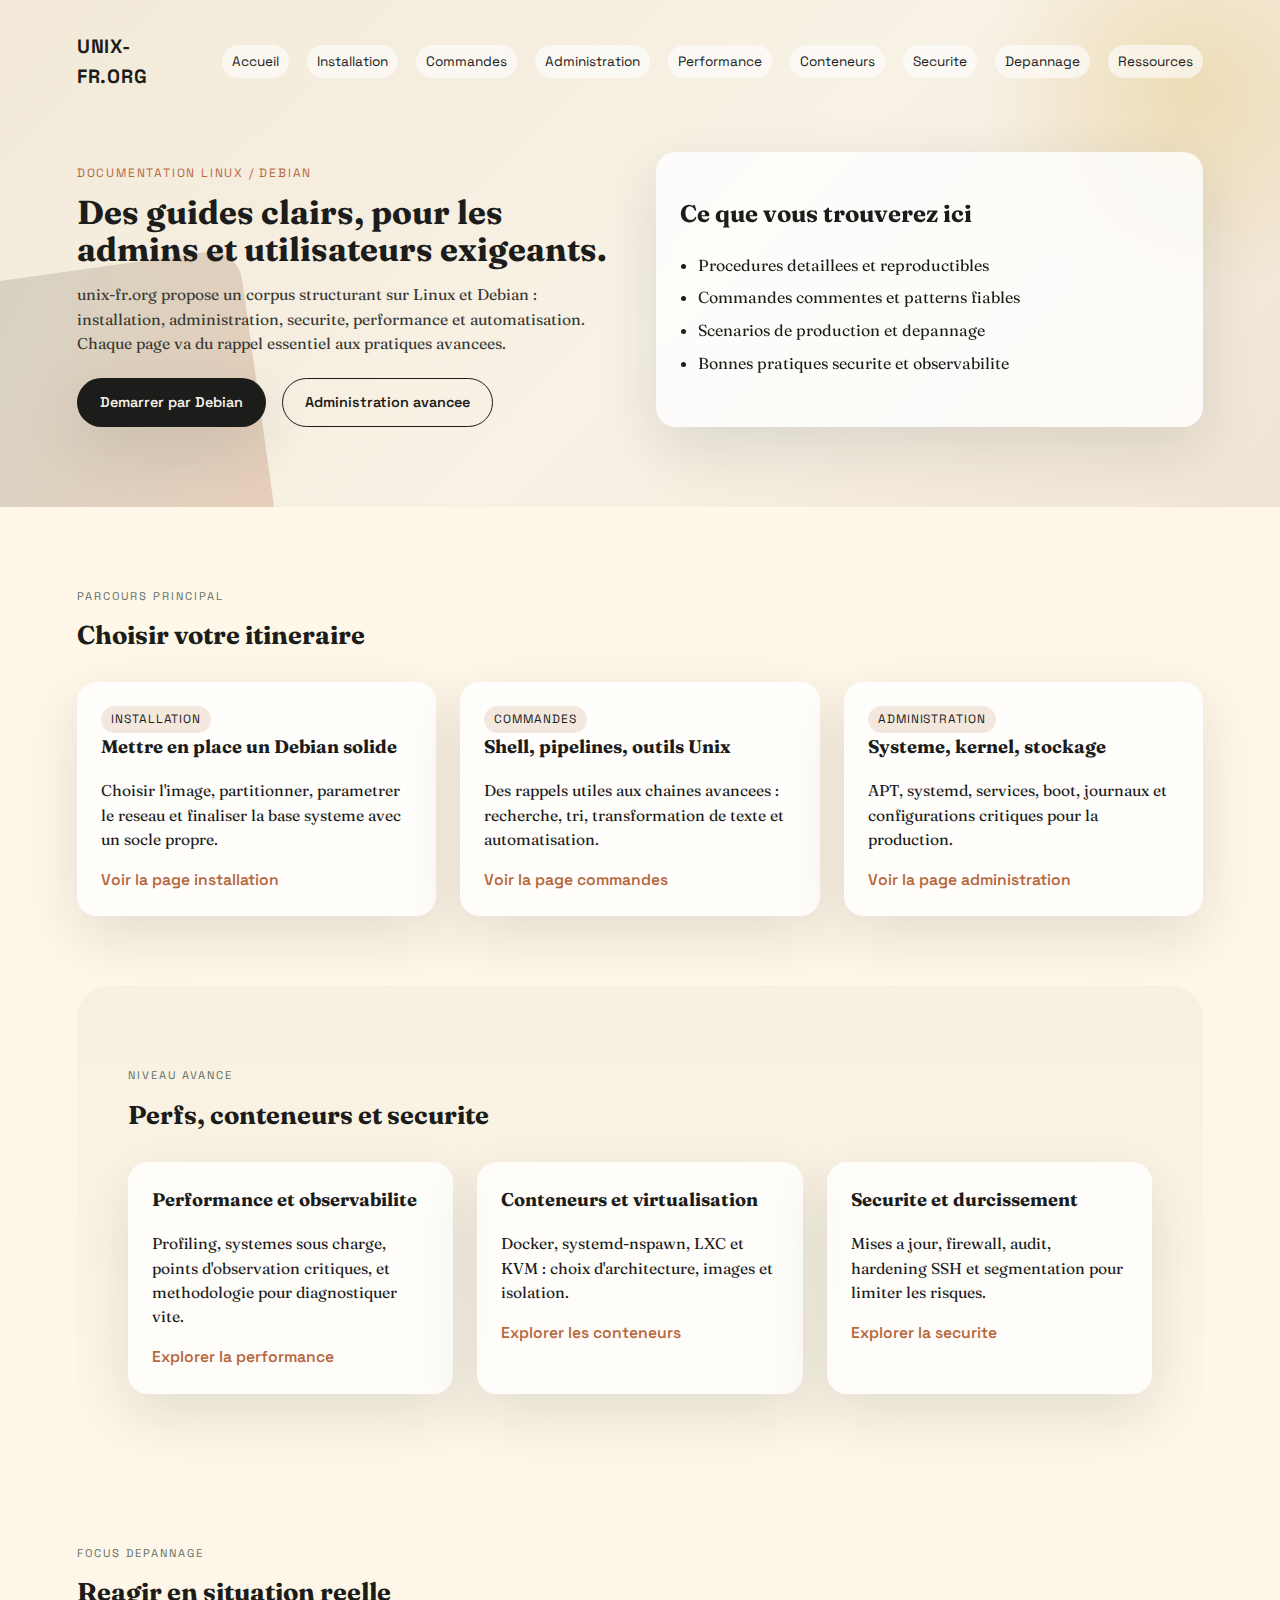
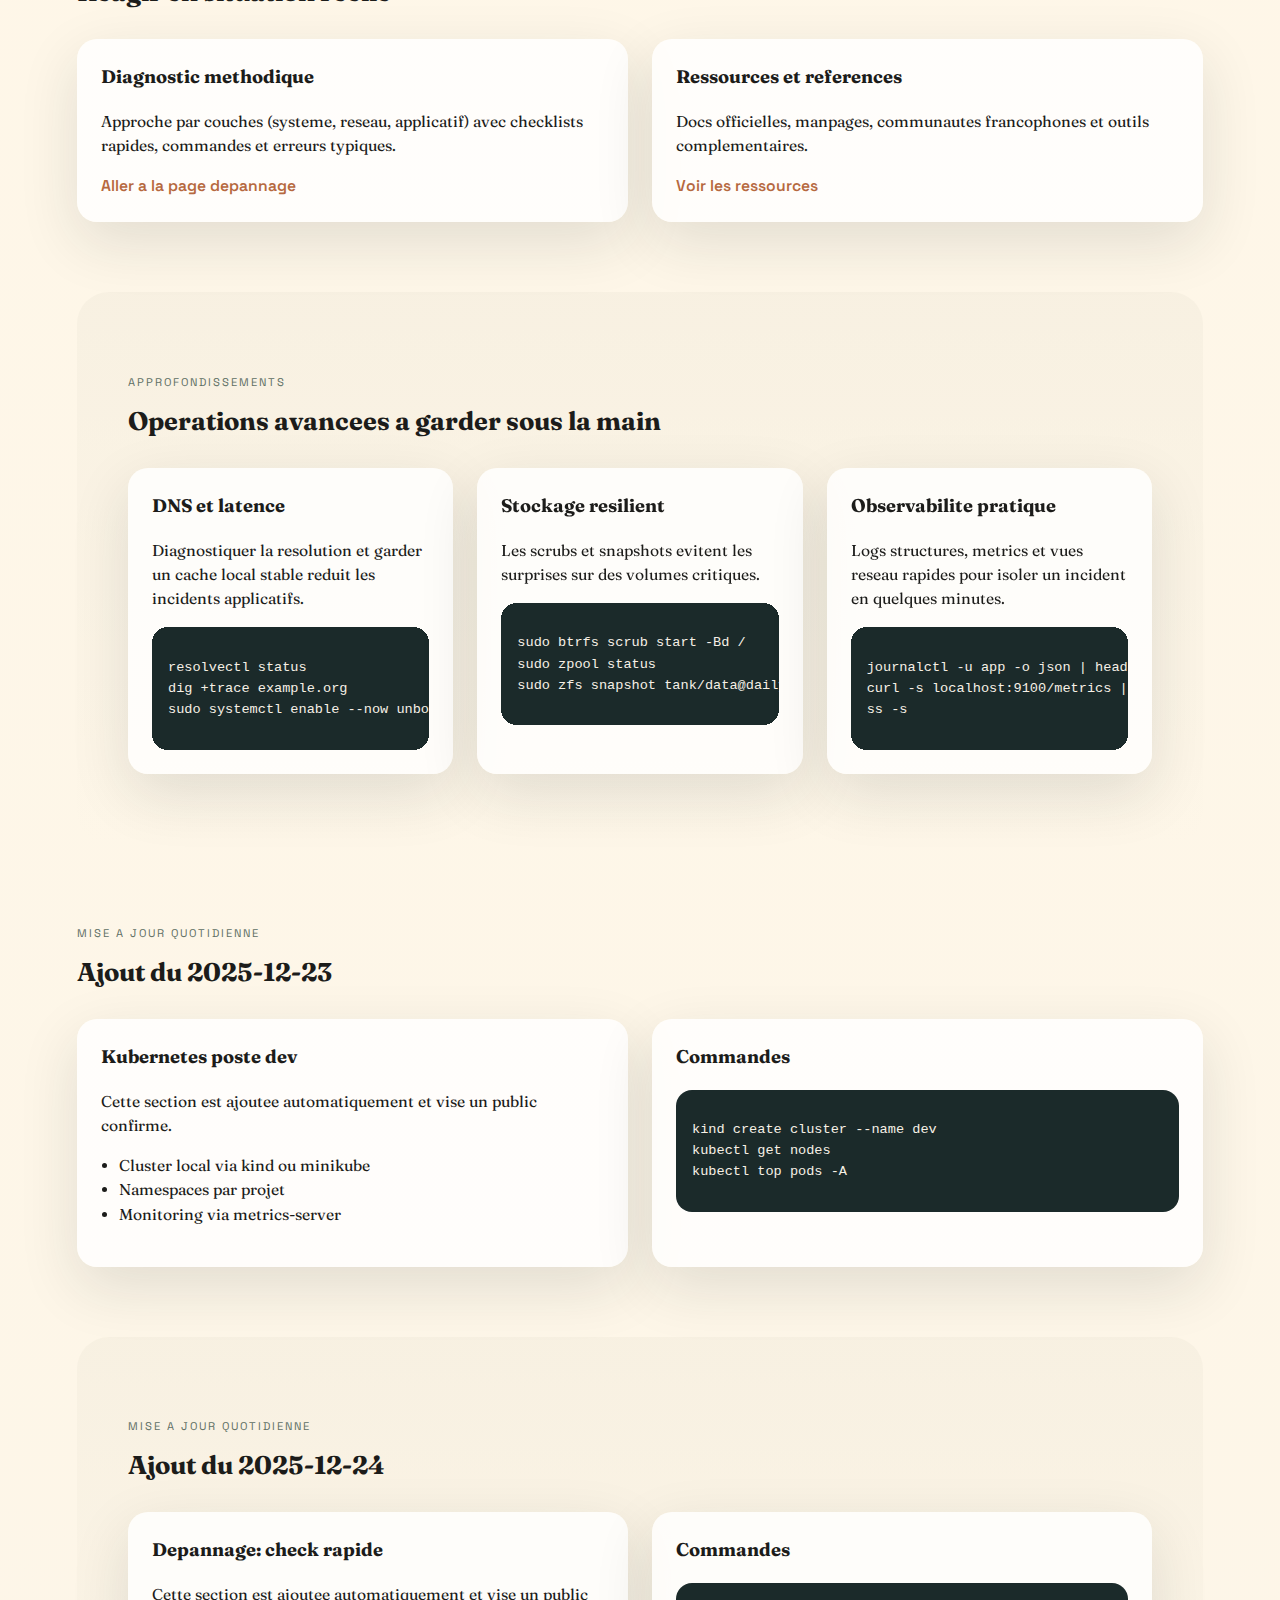
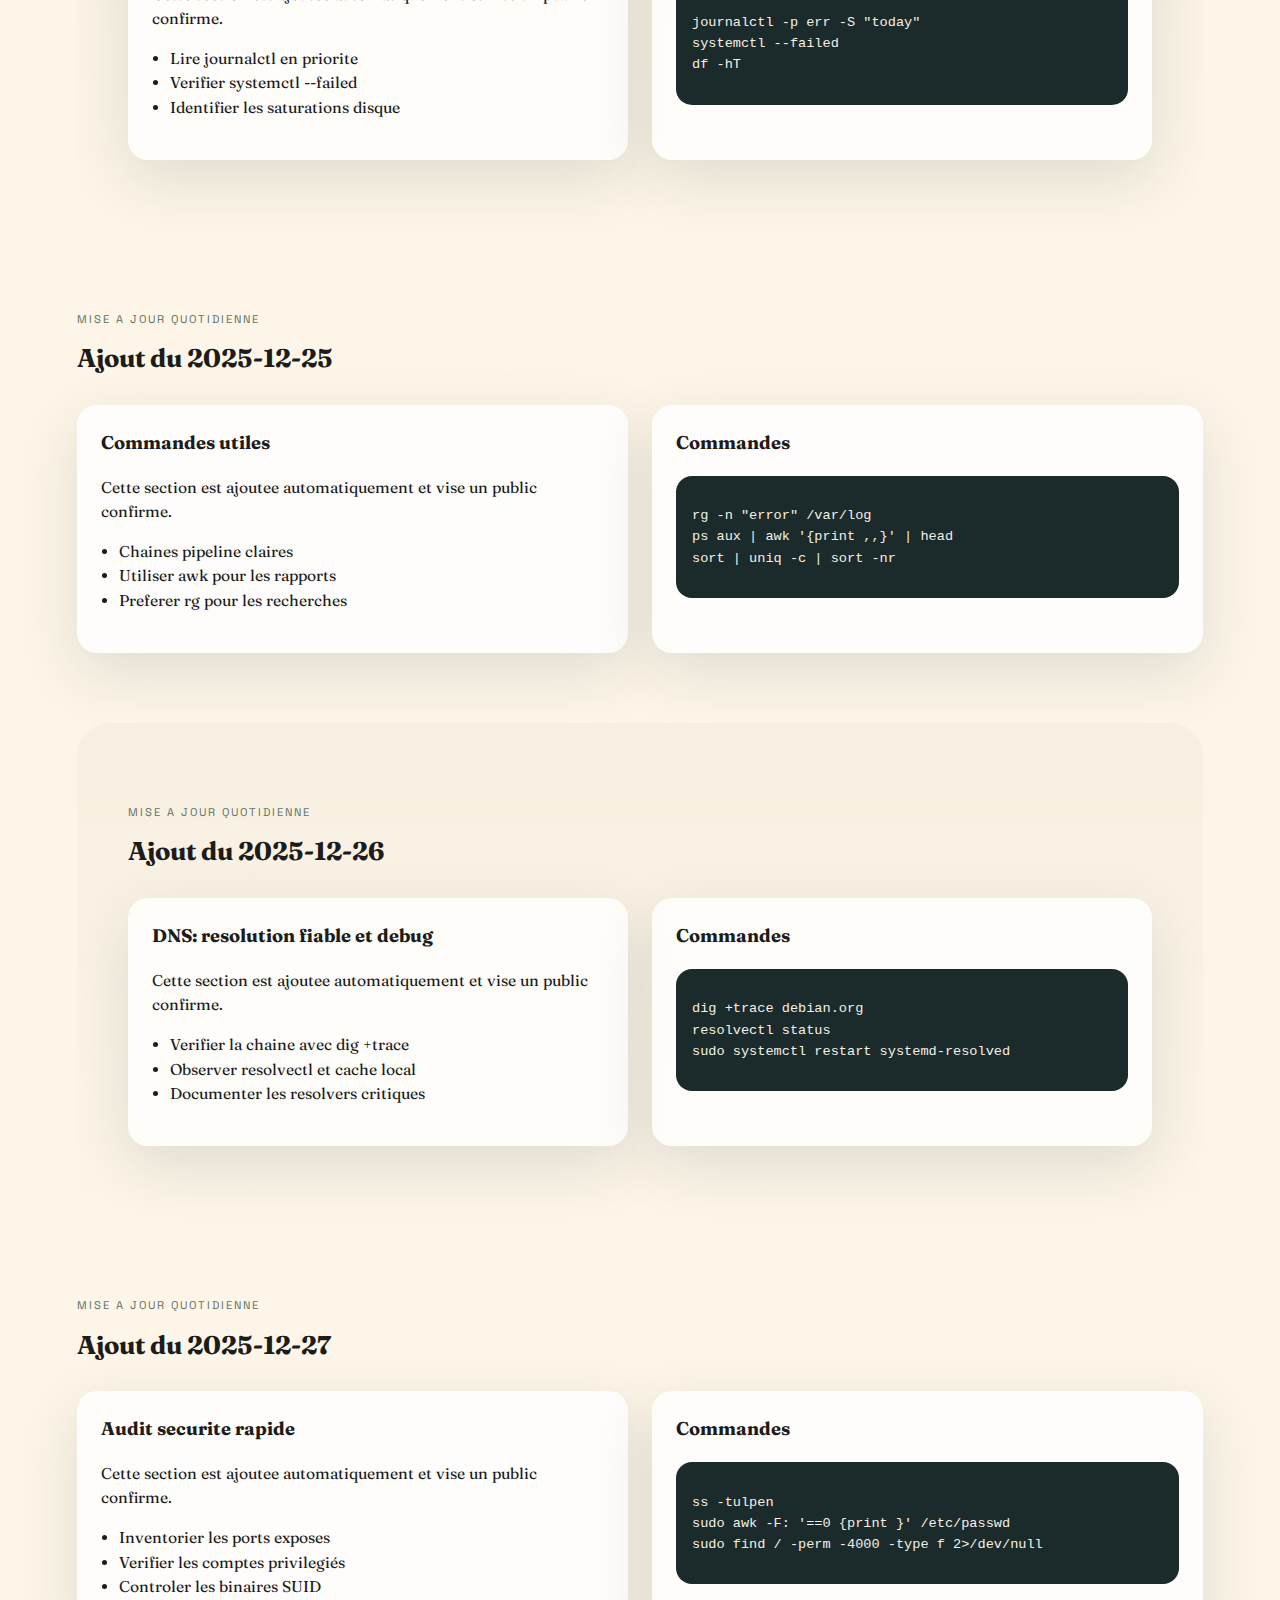
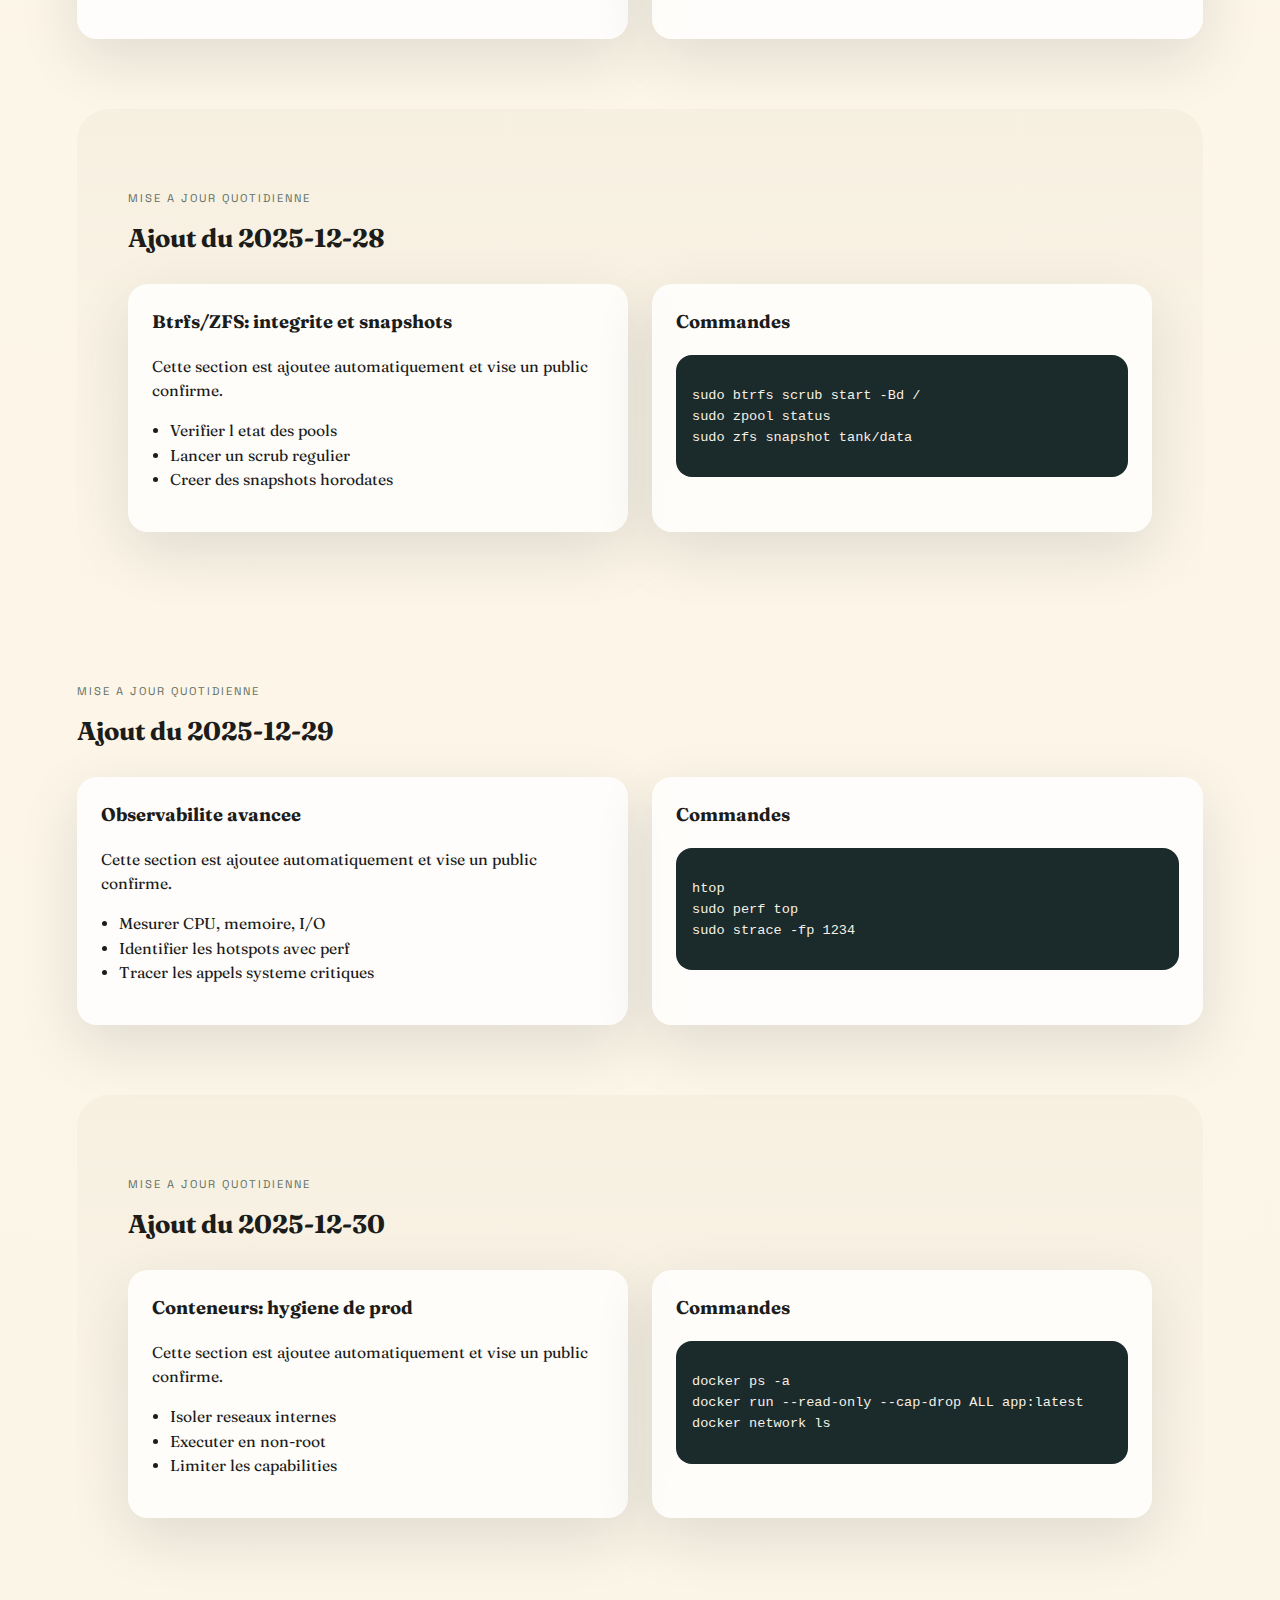
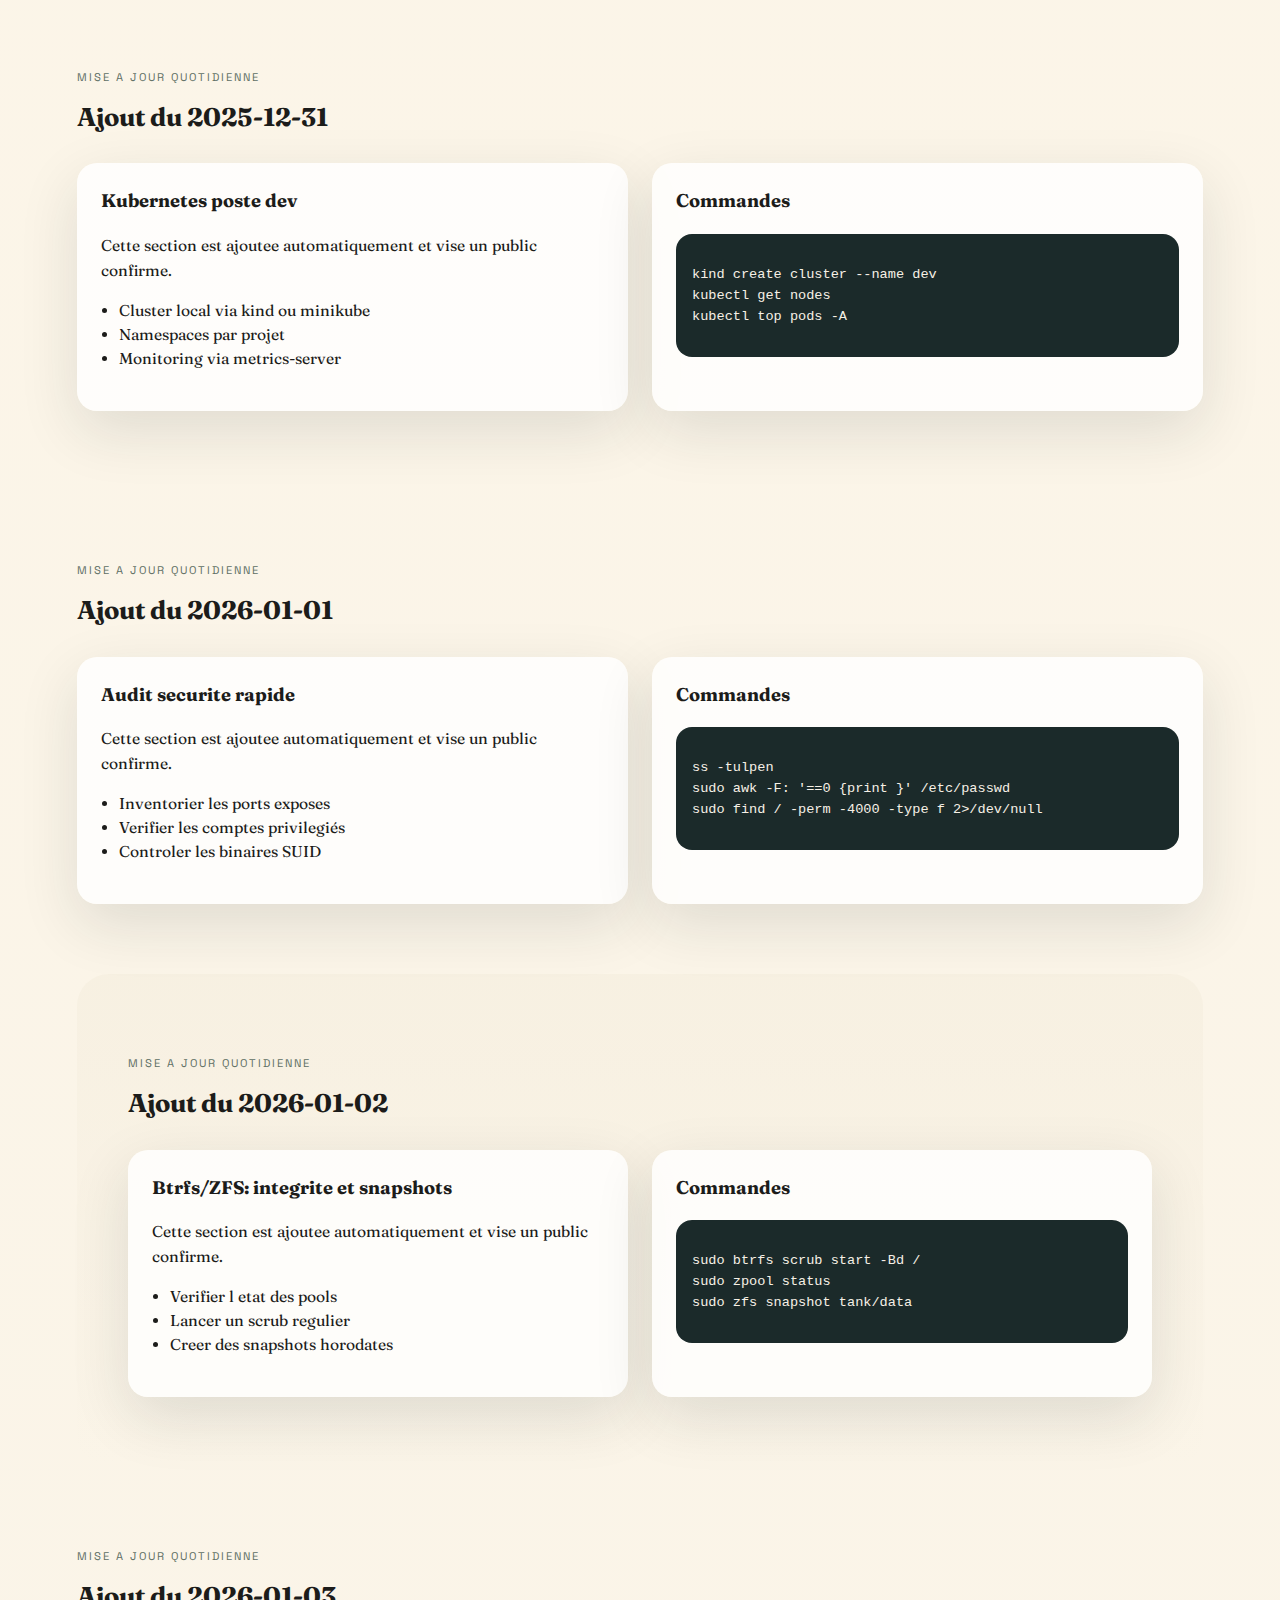
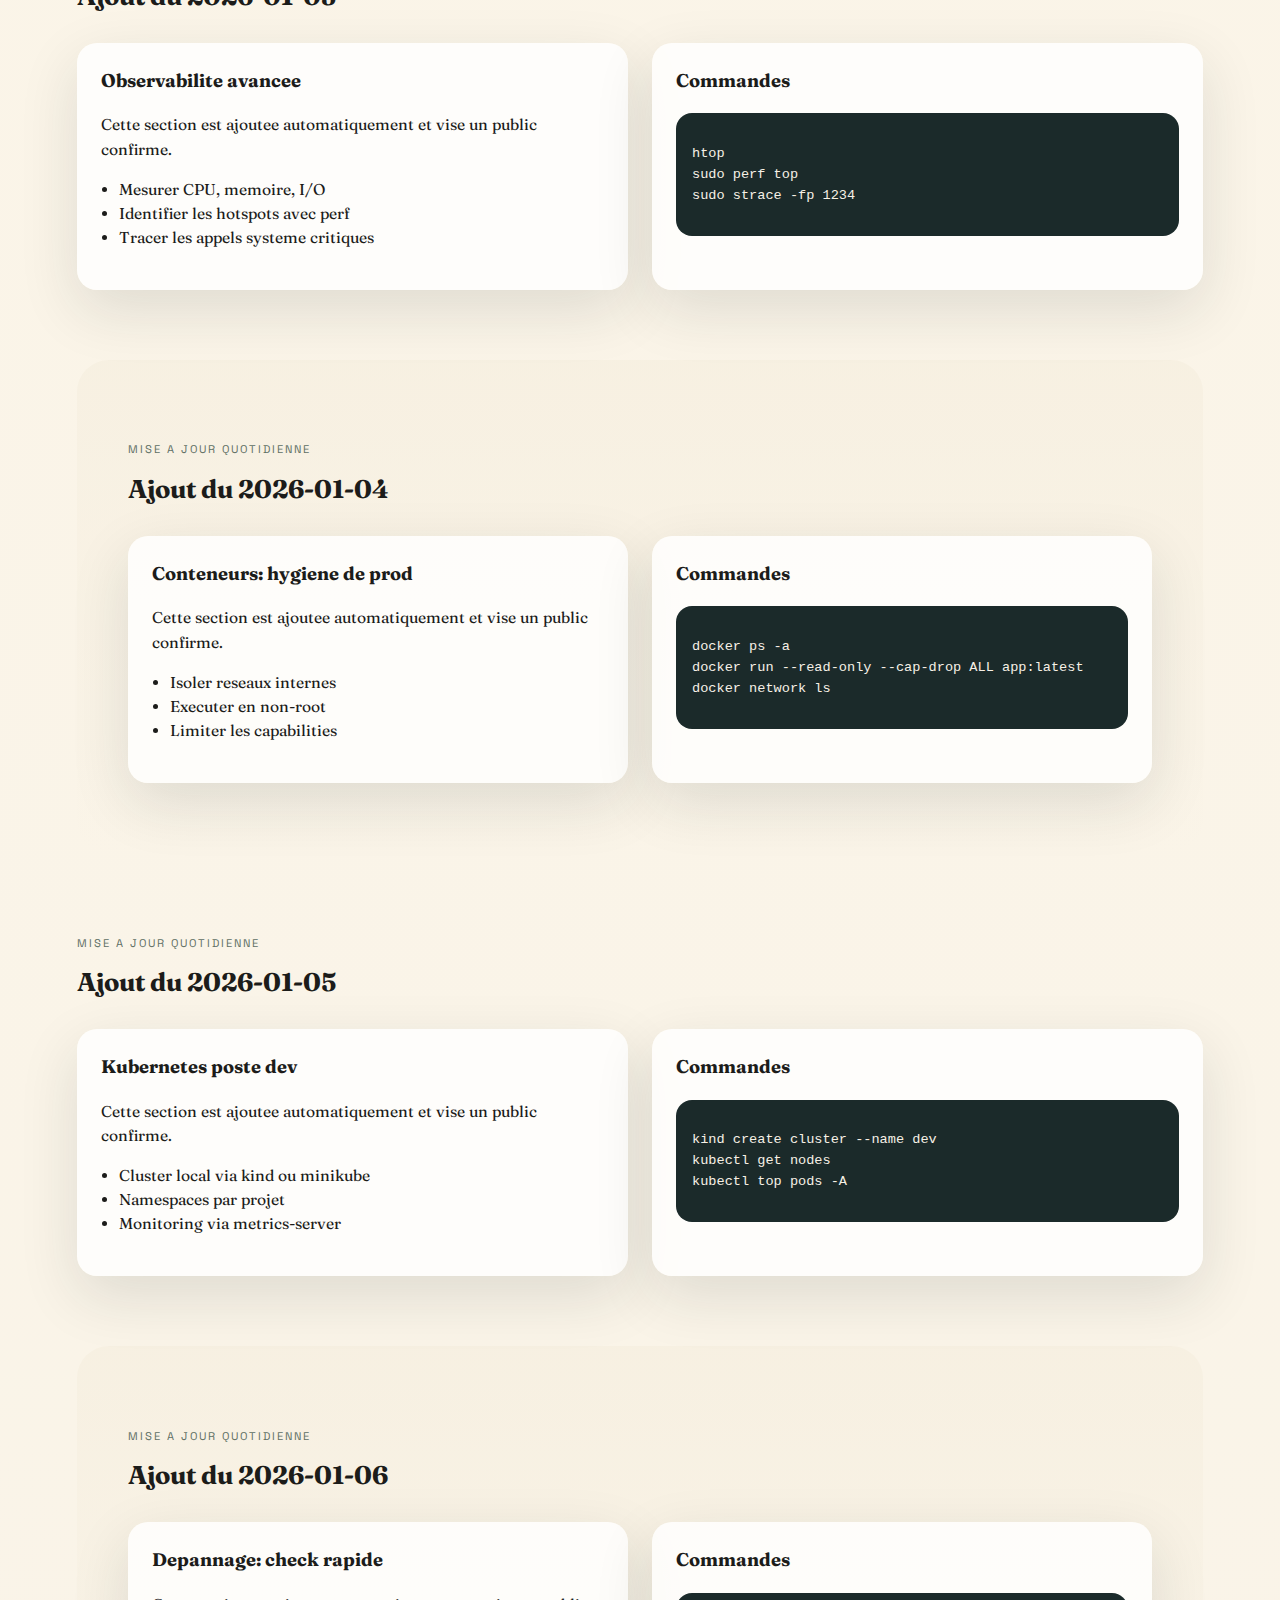
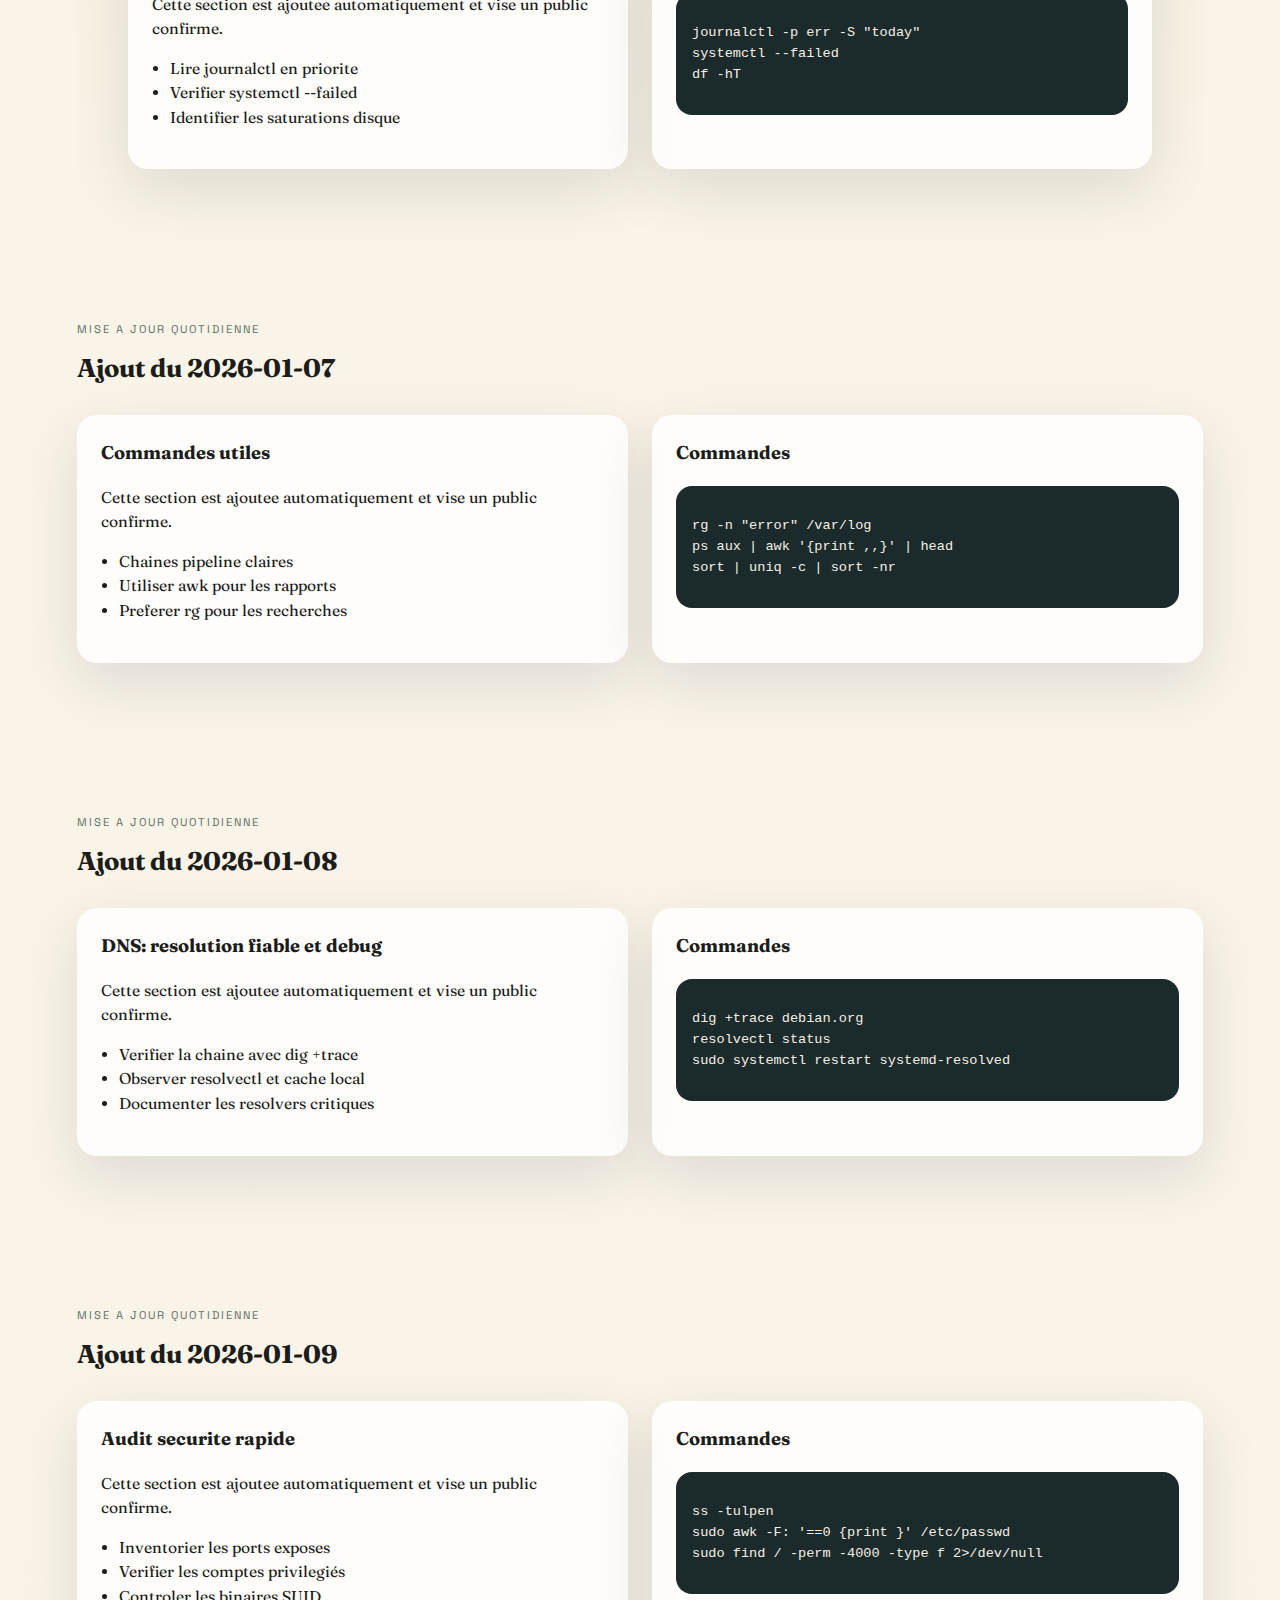
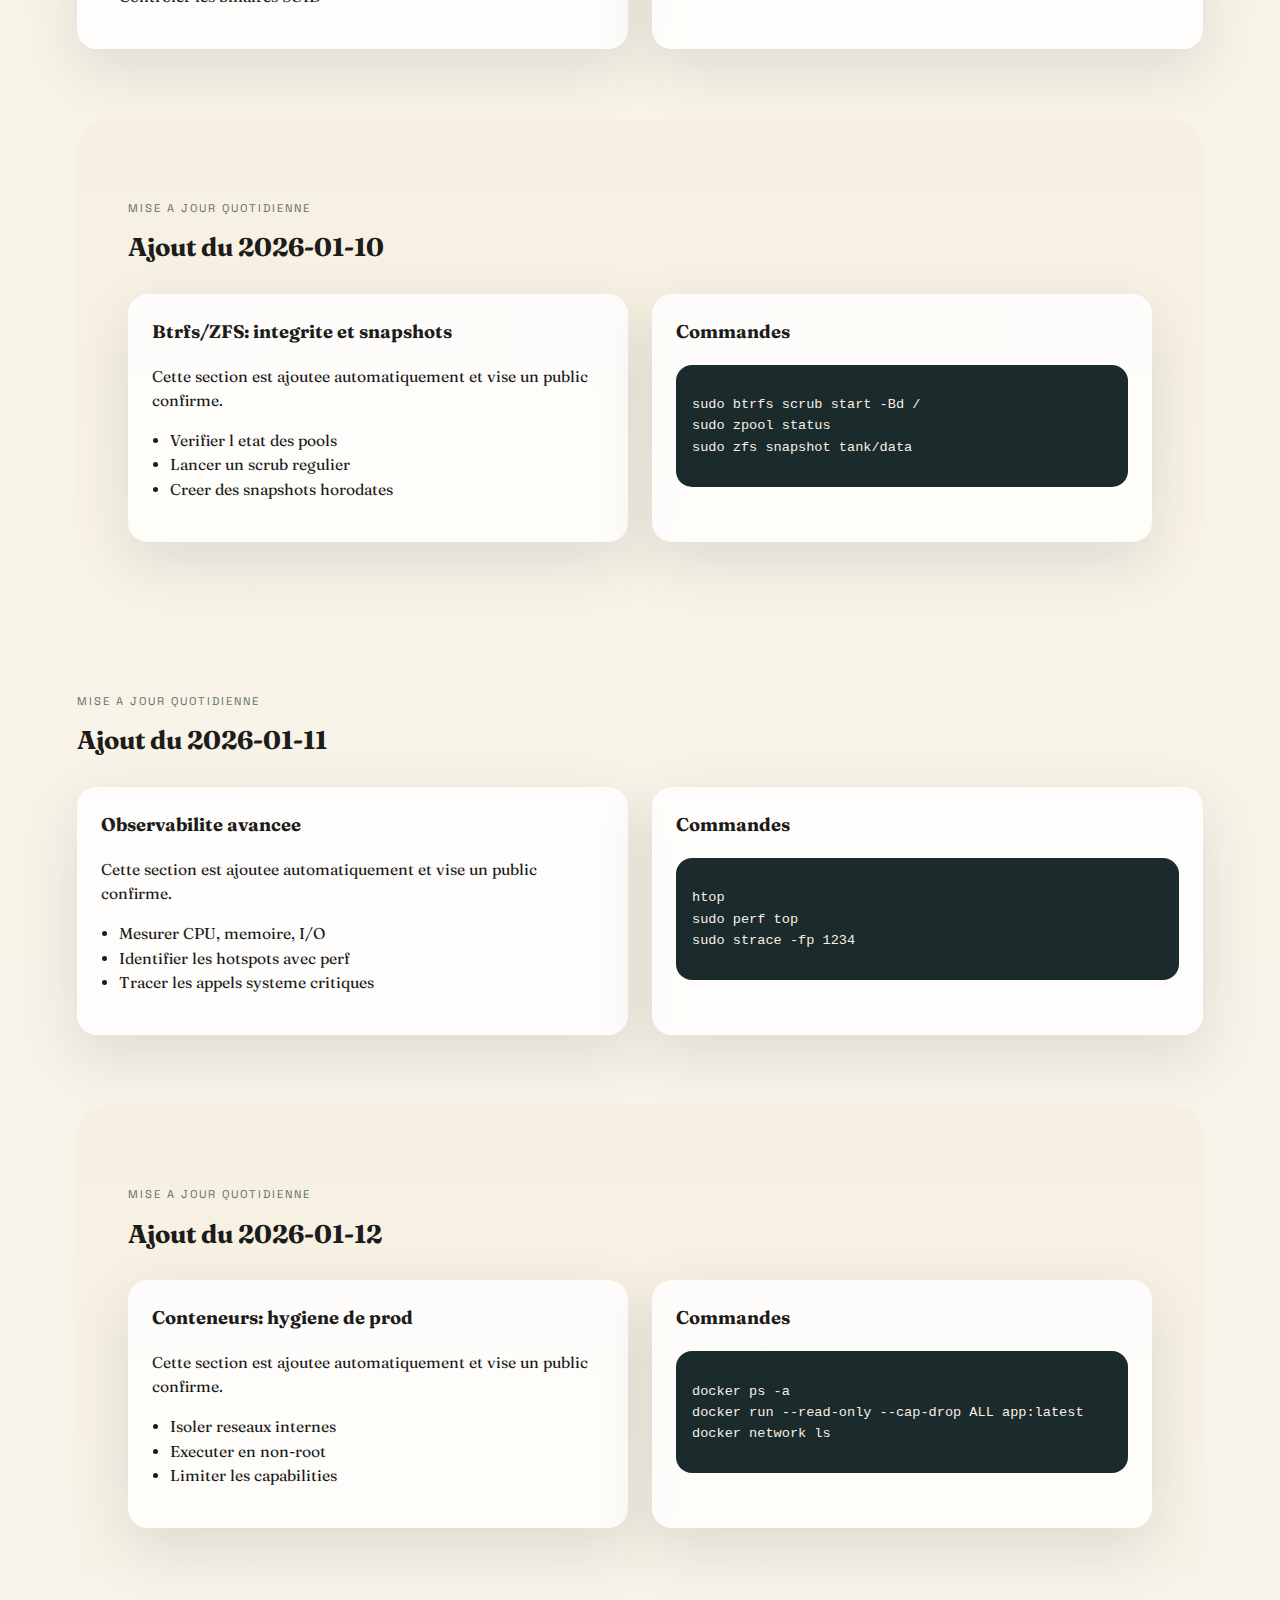
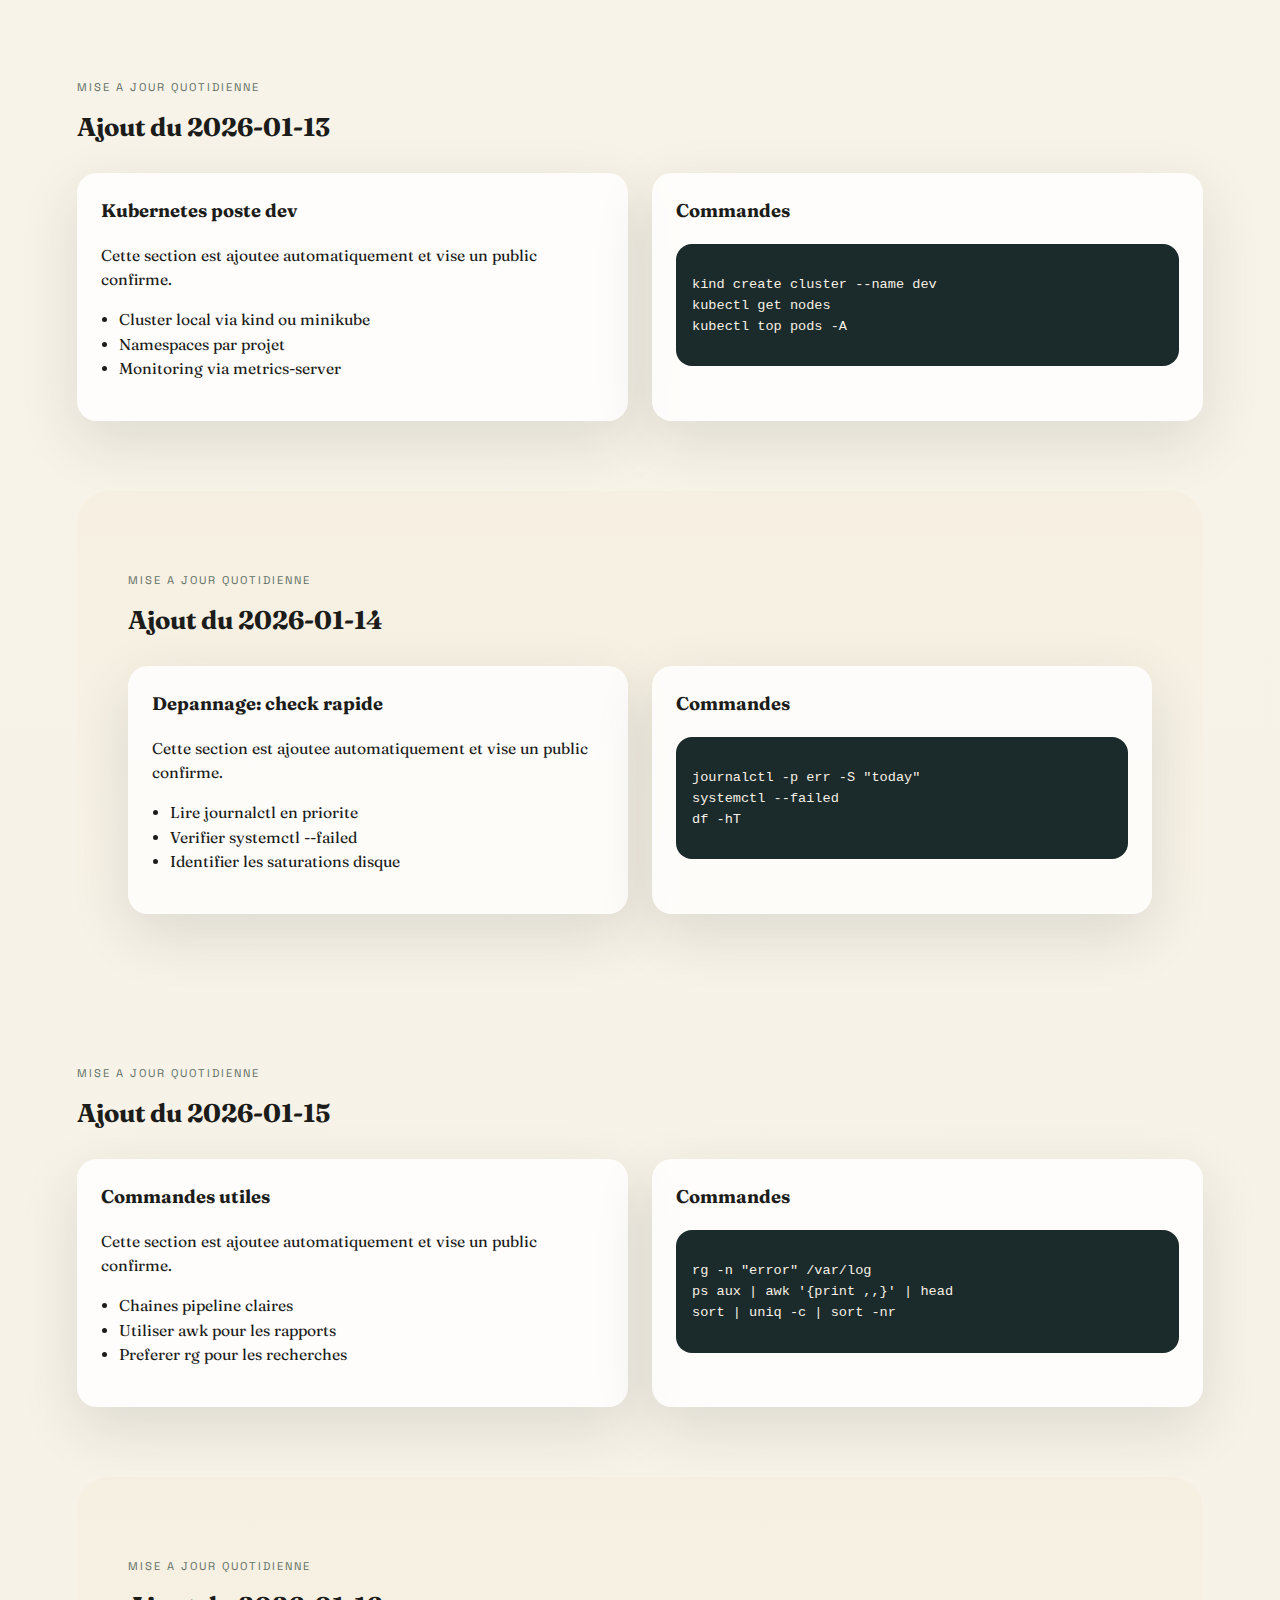
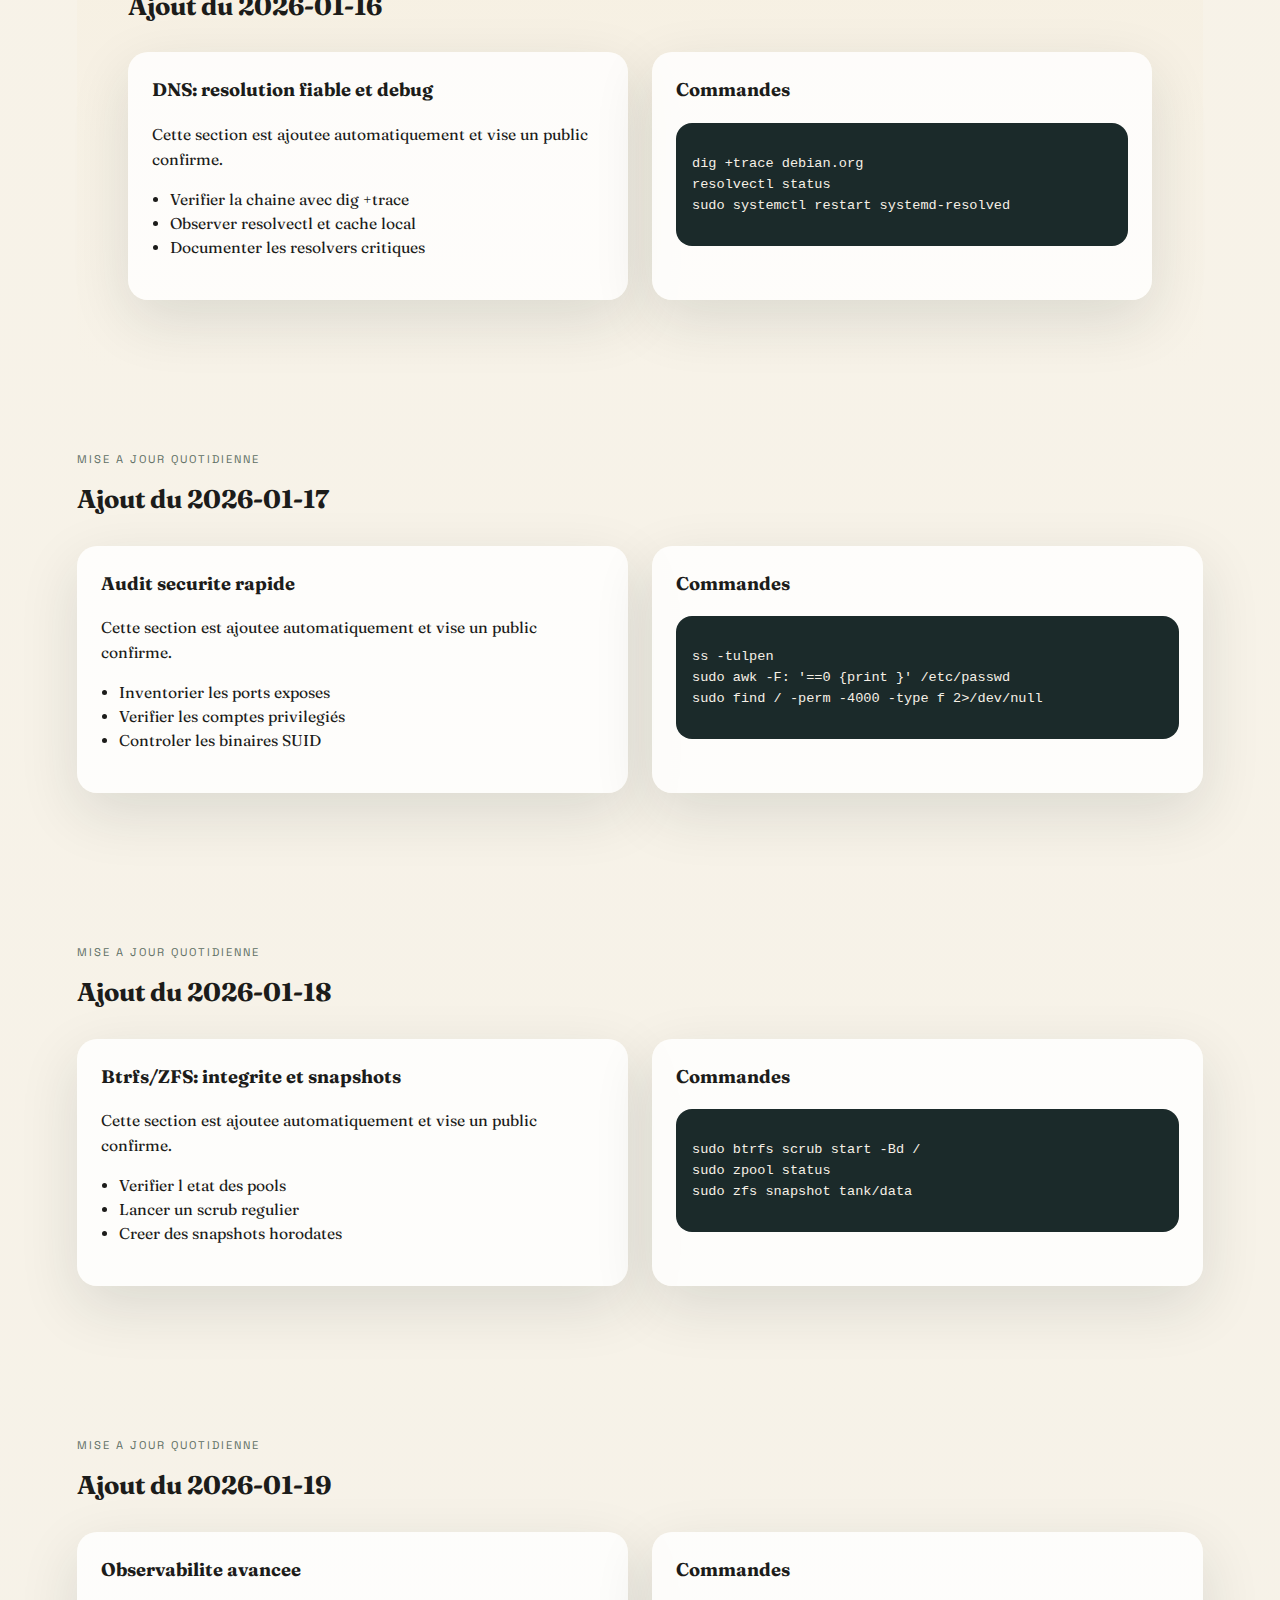
<file: index.html>
<!doctype html>
<html lang="fr">
  <head>
    <meta charset="utf-8" />
    <script src="redirect.js"></script>
    <meta name="viewport" content="width=device-width, initial-scale=1" />
    <title>unix-fr.org - Guides Linux & Debian en francais</title>
    <meta
      name="description"
      content="unix-fr.org : documentation Linux et Debian en francais, avec un niveau debutant a expert."
    />
    <meta name="robots" content="index,follow" />
    <link rel="canonical" href="https://www.unix-fr.org/" />
    <meta name="theme-color" content="#0b1110" />
    <meta property="og:site_name" content="unix-fr.org" />
    <meta property="og:title" content="unix-fr.org - Guides Linux & Debian en francais" />
    <meta
      property="og:description"
      content="unix-fr.org : documentation Linux et Debian en francais, avec un niveau debutant a expert."
    />
    <meta property="og:type" content="website" />
    <meta property="og:url" content="https://www.unix-fr.org/" />
    <meta property="og:locale" content="fr_FR" />
    <meta name="twitter:card" content="summary" />
    <meta name="twitter:title" content="unix-fr.org - Guides Linux & Debian en francais" />
    <meta
      name="twitter:description"
      content="unix-fr.org : documentation Linux et Debian en francais, avec un niveau debutant a expert."
    />
    <script type="application/ld+json">
      {
        "@context": "https://schema.org",
        "@type": "WebSite",
        "name": "unix-fr.org",
        "url": "https://www.unix-fr.org/",
        "inLanguage": "fr-FR",
        "description": "Documentation Linux et Debian en francais, du niveau debutant a expert."
      }
    </script>
    <link rel="stylesheet" href="styles.css" />
  </head>
  <body>
    <header class="site-hero">
      <nav class="nav">
        <div class="logo">unix-fr.org</div>
        <div class="nav-links">
          <a href="index.html">Accueil</a>
          <a href="installation.html">Installation</a>
          <a href="commandes.html">Commandes</a>
          <a href="administration.html">Administration</a>
          <a href="performance.html">Performance</a>
          <a href="conteneurs.html">Conteneurs</a>
          <a href="securite.html">Securite</a>
          <a href="depannage.html">Depannage</a>
          <a href="ressources.html">Ressources</a>
        </div>
      </nav>
      <section class="hero-content">
        <div class="hero-text">
          <p class="eyebrow">Documentation Linux / Debian</p>
          <h1>Des guides clairs, pour les admins et utilisateurs exigeants.</h1>
          <p class="lead">
            unix-fr.org propose un corpus structurant sur Linux et Debian :
            installation, administration, securite, performance et automatisation.
            Chaque page va du rappel essentiel aux pratiques avancees.
          </p>
          <div class="hero-actions">
            <a class="btn primary" href="installation.html">Demarrer par Debian</a>
            <a class="btn ghost" href="administration.html">Administration avancee</a>
          </div>
        </div>
        <div class="hero-card">
          <h2>Ce que vous trouverez ici</h2>
          <ul class="checklist">
            <li>Procedures detaillees et reproductibles</li>
            <li>Commandes commentes et patterns fiables</li>
            <li>Scenarios de production et depannage</li>
            <li>Bonnes pratiques securite et observabilite</li>
          </ul>
        </div>
      </section>
    </header>

    <main>
      <section class="section">
        <div class="section-title">
          <p>Parcours principal</p>
          <h2>Choisir votre itineraire</h2>
        </div>
        <div class="grid three">
          <article class="card">
            <span class="pill">Installation</span>
            <h3>Mettre en place un Debian solide</h3>
            <p>
              Choisir l'image, partitionner, parametrer le reseau et finaliser
              la base systeme avec un socle propre.
            </p>
            <a class="text-link" href="installation.html">Voir la page installation</a>
          </article>
          <article class="card">
            <span class="pill">Commandes</span>
            <h3>Shell, pipelines, outils Unix</h3>
            <p>
              Des rappels utiles aux chaines avancees : recherche, tri,
              transformation de texte et automatisation.
            </p>
            <a class="text-link" href="commandes.html">Voir la page commandes</a>
          </article>
          <article class="card">
            <span class="pill">Administration</span>
            <h3>Systeme, kernel, stockage</h3>
            <p>
              APT, systemd, services, boot, journaux et configurations
              critiques pour la production.
            </p>
            <a class="text-link" href="administration.html">Voir la page administration</a>
          </article>
        </div>
      </section>

      <section class="section alt">
        <div class="section-title">
          <p>Niveau avance</p>
          <h2>Perfs, conteneurs et securite</h2>
        </div>
        <div class="grid three">
          <article class="card">
            <h3>Performance et observabilite</h3>
            <p>
              Profiling, systemes sous charge, points d'observation critiques,
              et methodologie pour diagnostiquer vite.
            </p>
            <a class="text-link" href="performance.html">Explorer la performance</a>
          </article>
          <article class="card">
            <h3>Conteneurs et virtualisation</h3>
            <p>
              Docker, systemd-nspawn, LXC et KVM : choix d'architecture,
              images et isolation.
            </p>
            <a class="text-link" href="conteneurs.html">Explorer les conteneurs</a>
          </article>
          <article class="card">
            <h3>Securite et durcissement</h3>
            <p>
              Mises a jour, firewall, audit, hardening SSH et segmentation pour
              limiter les risques.
            </p>
            <a class="text-link" href="securite.html">Explorer la securite</a>
          </article>
        </div>
      </section>

      <section class="section">
        <div class="section-title">
          <p>Focus depannage</p>
          <h2>Reagir en situation reelle</h2>
        </div>
        <div class="split">
          <article class="card">
            <h3>Diagnostic methodique</h3>
            <p>
              Approche par couches (systeme, reseau, applicatif) avec checklists
              rapides, commandes et erreurs typiques.
            </p>
            <a class="text-link" href="depannage.html">Aller a la page depannage</a>
          </article>
          <article class="card">
            <h3>Ressources et references</h3>
            <p>
              Docs officielles, manpages, communautes francophones et outils
              complementaires.
            </p>
            <a class="text-link" href="ressources.html">Voir les ressources</a>
          </article>
        </div>
      </section>

      <section class="section alt">
        <div class="section-title">
          <p>Approfondissements</p>
          <h2>Operations avancees a garder sous la main</h2>
        </div>
        <div class="grid three">
          <article class="card">
            <h3>DNS et latence</h3>
            <p>
              Diagnostiquer la resolution et garder un cache local stable
              reduit les incidents applicatifs.
            </p>
            <div class="code-block">
              <pre><code>resolvectl status
dig +trace example.org
sudo systemctl enable --now unbound</code></pre>
            </div>
          </article>
          <article class="card">
            <h3>Stockage resilient</h3>
            <p>
              Les scrubs et snapshots evitent les surprises sur des volumes
              critiques.
            </p>
            <div class="code-block">
              <pre><code>sudo btrfs scrub start -Bd /
sudo zpool status
sudo zfs snapshot tank/data@daily</code></pre>
            </div>
          </article>
          <article class="card">
            <h3>Observabilite pratique</h3>
            <p>
              Logs structures, metrics et vues reseau rapides pour isoler un
              incident en quelques minutes.
            </p>
            <div class="code-block">
              <pre><code>journalctl -u app -o json | head
curl -s localhost:9100/metrics | head
ss -s</code></pre>
            </div>
          </article>
        </div>
      </section>
          <section id="auto-20251223-kubernetes" class="section">
        <div class="section-title">
          <p>Mise a jour quotidienne</p>
          <h2>Ajout du 2025-12-23</h2>
        </div>
        <div class="grid two">
          <article class="card">
            <h3>Kubernetes poste dev</h3>
            <p>
              Cette section est ajoutee automatiquement et vise un public confirme.
            </p>
            <ul>
              <li>Cluster local via kind ou minikube</li>
              <li>Namespaces par projet</li>
              <li>Monitoring via metrics-server</li>
            </ul>
          </article>
          <article class="card">
            <h3>Commandes</h3>
            <div class="code-block">
              <pre><code>kind create cluster --name dev
kubectl get nodes
kubectl top pods -A</code></pre>
            </div>
          </article>
        </div>
      </section>
          <section id="auto-20251224-depannage" class="section alt">
        <div class="section-title">
          <p>Mise a jour quotidienne</p>
          <h2>Ajout du 2025-12-24</h2>
        </div>
        <div class="grid two">
          <article class="card">
            <h3>Depannage: check rapide</h3>
            <p>
              Cette section est ajoutee automatiquement et vise un public confirme.
            </p>
            <ul>
              <li>Lire journalctl en priorite</li>
              <li>Verifier systemctl --failed</li>
              <li>Identifier les saturations disque</li>
            </ul>
          </article>
          <article class="card">
            <h3>Commandes</h3>
            <div class="code-block">
              <pre><code>journalctl -p err -S "today"
systemctl --failed
df -hT</code></pre>
            </div>
          </article>
        </div>
      </section>
          <section id="auto-20251225-commandes" class="section">
        <div class="section-title">
          <p>Mise a jour quotidienne</p>
          <h2>Ajout du 2025-12-25</h2>
        </div>
        <div class="grid two">
          <article class="card">
            <h3>Commandes utiles</h3>
            <p>
              Cette section est ajoutee automatiquement et vise un public confirme.
            </p>
            <ul>
              <li>Chaines pipeline claires</li>
              <li>Utiliser awk pour les rapports</li>
              <li>Preferer rg pour les recherches</li>
            </ul>
          </article>
          <article class="card">
            <h3>Commandes</h3>
            <div class="code-block">
              <pre><code>rg -n "error" /var/log
ps aux | awk '{print ,,}' | head
sort | uniq -c | sort -nr</code></pre>
            </div>
          </article>
        </div>
      </section>
          <section id="auto-20251226-dns" class="section alt">
        <div class="section-title">
          <p>Mise a jour quotidienne</p>
          <h2>Ajout du 2025-12-26</h2>
        </div>
        <div class="grid two">
          <article class="card">
            <h3>DNS: resolution fiable et debug</h3>
            <p>
              Cette section est ajoutee automatiquement et vise un public confirme.
            </p>
            <ul>
              <li>Verifier la chaine avec dig +trace</li>
              <li>Observer resolvectl et cache local</li>
              <li>Documenter les resolvers critiques</li>
            </ul>
          </article>
          <article class="card">
            <h3>Commandes</h3>
            <div class="code-block">
              <pre><code>dig +trace debian.org
resolvectl status
sudo systemctl restart systemd-resolved</code></pre>
            </div>
          </article>
        </div>
      </section>
          <section id="auto-20251227-securite" class="section">
        <div class="section-title">
          <p>Mise a jour quotidienne</p>
          <h2>Ajout du 2025-12-27</h2>
        </div>
        <div class="grid two">
          <article class="card">
            <h3>Audit securite rapide</h3>
            <p>
              Cette section est ajoutee automatiquement et vise un public confirme.
            </p>
            <ul>
              <li>Inventorier les ports exposes</li>
              <li>Verifier les comptes privilegiés</li>
              <li>Controler les binaires SUID</li>
            </ul>
          </article>
          <article class="card">
            <h3>Commandes</h3>
            <div class="code-block">
              <pre><code>ss -tulpen
sudo awk -F: '==0 {print }' /etc/passwd
sudo find / -perm -4000 -type f 2>/dev/null</code></pre>
            </div>
          </article>
        </div>
      </section>
          <section id="auto-20251228-stockage" class="section alt">
        <div class="section-title">
          <p>Mise a jour quotidienne</p>
          <h2>Ajout du 2025-12-28</h2>
        </div>
        <div class="grid two">
          <article class="card">
            <h3>Btrfs/ZFS: integrite et snapshots</h3>
            <p>
              Cette section est ajoutee automatiquement et vise un public confirme.
            </p>
            <ul>
              <li>Verifier l etat des pools</li>
              <li>Lancer un scrub regulier</li>
              <li>Creer des snapshots horodates</li>
            </ul>
          </article>
          <article class="card">
            <h3>Commandes</h3>
            <div class="code-block">
              <pre><code>sudo btrfs scrub start -Bd /
sudo zpool status
sudo zfs snapshot tank/data</code></pre>
            </div>
          </article>
        </div>
      </section>
          <section id="auto-20251229-performance" class="section">
        <div class="section-title">
          <p>Mise a jour quotidienne</p>
          <h2>Ajout du 2025-12-29</h2>
        </div>
        <div class="grid two">
          <article class="card">
            <h3>Observabilite avancee</h3>
            <p>
              Cette section est ajoutee automatiquement et vise un public confirme.
            </p>
            <ul>
              <li>Mesurer CPU, memoire, I/O</li>
              <li>Identifier les hotspots avec perf</li>
              <li>Tracer les appels systeme critiques</li>
            </ul>
          </article>
          <article class="card">
            <h3>Commandes</h3>
            <div class="code-block">
              <pre><code>htop
sudo perf top
sudo strace -fp 1234</code></pre>
            </div>
          </article>
        </div>
      </section>
          <section id="auto-20251230-conteneurs" class="section alt">
        <div class="section-title">
          <p>Mise a jour quotidienne</p>
          <h2>Ajout du 2025-12-30</h2>
        </div>
        <div class="grid two">
          <article class="card">
            <h3>Conteneurs: hygiene de prod</h3>
            <p>
              Cette section est ajoutee automatiquement et vise un public confirme.
            </p>
            <ul>
              <li>Isoler reseaux internes</li>
              <li>Executer en non-root</li>
              <li>Limiter les capabilities</li>
            </ul>
          </article>
          <article class="card">
            <h3>Commandes</h3>
            <div class="code-block">
              <pre><code>docker ps -a
docker run --read-only --cap-drop ALL app:latest
docker network ls</code></pre>
            </div>
          </article>
        </div>
      </section>
          <section id="auto-20251231-kubernetes" class="section">
        <div class="section-title">
          <p>Mise a jour quotidienne</p>
          <h2>Ajout du 2025-12-31</h2>
        </div>
        <div class="grid two">
          <article class="card">
            <h3>Kubernetes poste dev</h3>
            <p>
              Cette section est ajoutee automatiquement et vise un public confirme.
            </p>
            <ul>
              <li>Cluster local via kind ou minikube</li>
              <li>Namespaces par projet</li>
              <li>Monitoring via metrics-server</li>
            </ul>
          </article>
          <article class="card">
            <h3>Commandes</h3>
            <div class="code-block">
              <pre><code>kind create cluster --name dev
kubectl get nodes
kubectl top pods -A</code></pre>
            </div>
          </article>
        </div>
      </section>
          <section id="auto-20260101-securite" class="section">
        <div class="section-title">
          <p>Mise a jour quotidienne</p>
          <h2>Ajout du 2026-01-01</h2>
        </div>
        <div class="grid two">
          <article class="card">
            <h3>Audit securite rapide</h3>
            <p>
              Cette section est ajoutee automatiquement et vise un public confirme.
            </p>
            <ul>
              <li>Inventorier les ports exposes</li>
              <li>Verifier les comptes privilegiés</li>
              <li>Controler les binaires SUID</li>
            </ul>
          </article>
          <article class="card">
            <h3>Commandes</h3>
            <div class="code-block">
              <pre><code>ss -tulpen
sudo awk -F: '==0 {print }' /etc/passwd
sudo find / -perm -4000 -type f 2>/dev/null</code></pre>
            </div>
          </article>
        </div>
      </section>
          <section id="auto-20260102-stockage" class="section alt">
        <div class="section-title">
          <p>Mise a jour quotidienne</p>
          <h2>Ajout du 2026-01-02</h2>
        </div>
        <div class="grid two">
          <article class="card">
            <h3>Btrfs/ZFS: integrite et snapshots</h3>
            <p>
              Cette section est ajoutee automatiquement et vise un public confirme.
            </p>
            <ul>
              <li>Verifier l etat des pools</li>
              <li>Lancer un scrub regulier</li>
              <li>Creer des snapshots horodates</li>
            </ul>
          </article>
          <article class="card">
            <h3>Commandes</h3>
            <div class="code-block">
              <pre><code>sudo btrfs scrub start -Bd /
sudo zpool status
sudo zfs snapshot tank/data</code></pre>
            </div>
          </article>
        </div>
      </section>
          <section id="auto-20260103-performance" class="section">
        <div class="section-title">
          <p>Mise a jour quotidienne</p>
          <h2>Ajout du 2026-01-03</h2>
        </div>
        <div class="grid two">
          <article class="card">
            <h3>Observabilite avancee</h3>
            <p>
              Cette section est ajoutee automatiquement et vise un public confirme.
            </p>
            <ul>
              <li>Mesurer CPU, memoire, I/O</li>
              <li>Identifier les hotspots avec perf</li>
              <li>Tracer les appels systeme critiques</li>
            </ul>
          </article>
          <article class="card">
            <h3>Commandes</h3>
            <div class="code-block">
              <pre><code>htop
sudo perf top
sudo strace -fp 1234</code></pre>
            </div>
          </article>
        </div>
      </section>
          <section id="auto-20260104-conteneurs" class="section alt">
        <div class="section-title">
          <p>Mise a jour quotidienne</p>
          <h2>Ajout du 2026-01-04</h2>
        </div>
        <div class="grid two">
          <article class="card">
            <h3>Conteneurs: hygiene de prod</h3>
            <p>
              Cette section est ajoutee automatiquement et vise un public confirme.
            </p>
            <ul>
              <li>Isoler reseaux internes</li>
              <li>Executer en non-root</li>
              <li>Limiter les capabilities</li>
            </ul>
          </article>
          <article class="card">
            <h3>Commandes</h3>
            <div class="code-block">
              <pre><code>docker ps -a
docker run --read-only --cap-drop ALL app:latest
docker network ls</code></pre>
            </div>
          </article>
        </div>
      </section>
          <section id="auto-20260105-kubernetes" class="section">
        <div class="section-title">
          <p>Mise a jour quotidienne</p>
          <h2>Ajout du 2026-01-05</h2>
        </div>
        <div class="grid two">
          <article class="card">
            <h3>Kubernetes poste dev</h3>
            <p>
              Cette section est ajoutee automatiquement et vise un public confirme.
            </p>
            <ul>
              <li>Cluster local via kind ou minikube</li>
              <li>Namespaces par projet</li>
              <li>Monitoring via metrics-server</li>
            </ul>
          </article>
          <article class="card">
            <h3>Commandes</h3>
            <div class="code-block">
              <pre><code>kind create cluster --name dev
kubectl get nodes
kubectl top pods -A</code></pre>
            </div>
          </article>
        </div>
      </section>
          <section id="auto-20260106-depannage" class="section alt">
        <div class="section-title">
          <p>Mise a jour quotidienne</p>
          <h2>Ajout du 2026-01-06</h2>
        </div>
        <div class="grid two">
          <article class="card">
            <h3>Depannage: check rapide</h3>
            <p>
              Cette section est ajoutee automatiquement et vise un public confirme.
            </p>
            <ul>
              <li>Lire journalctl en priorite</li>
              <li>Verifier systemctl --failed</li>
              <li>Identifier les saturations disque</li>
            </ul>
          </article>
          <article class="card">
            <h3>Commandes</h3>
            <div class="code-block">
              <pre><code>journalctl -p err -S "today"
systemctl --failed
df -hT</code></pre>
            </div>
          </article>
        </div>
      </section>
          <section id="auto-20260107-commandes" class="section">
        <div class="section-title">
          <p>Mise a jour quotidienne</p>
          <h2>Ajout du 2026-01-07</h2>
        </div>
        <div class="grid two">
          <article class="card">
            <h3>Commandes utiles</h3>
            <p>
              Cette section est ajoutee automatiquement et vise un public confirme.
            </p>
            <ul>
              <li>Chaines pipeline claires</li>
              <li>Utiliser awk pour les rapports</li>
              <li>Preferer rg pour les recherches</li>
            </ul>
          </article>
          <article class="card">
            <h3>Commandes</h3>
            <div class="code-block">
              <pre><code>rg -n "error" /var/log
ps aux | awk '{print ,,}' | head
sort | uniq -c | sort -nr</code></pre>
            </div>
          </article>
        </div>
      </section>
          <section id="auto-20260108-dns" class="section">
        <div class="section-title">
          <p>Mise a jour quotidienne</p>
          <h2>Ajout du 2026-01-08</h2>
        </div>
        <div class="grid two">
          <article class="card">
            <h3>DNS: resolution fiable et debug</h3>
            <p>
              Cette section est ajoutee automatiquement et vise un public confirme.
            </p>
            <ul>
              <li>Verifier la chaine avec dig +trace</li>
              <li>Observer resolvectl et cache local</li>
              <li>Documenter les resolvers critiques</li>
            </ul>
          </article>
          <article class="card">
            <h3>Commandes</h3>
            <div class="code-block">
              <pre><code>dig +trace debian.org
resolvectl status
sudo systemctl restart systemd-resolved</code></pre>
            </div>
          </article>
        </div>
      </section>
          <section id="auto-20260109-securite" class="section">
        <div class="section-title">
          <p>Mise a jour quotidienne</p>
          <h2>Ajout du 2026-01-09</h2>
        </div>
        <div class="grid two">
          <article class="card">
            <h3>Audit securite rapide</h3>
            <p>
              Cette section est ajoutee automatiquement et vise un public confirme.
            </p>
            <ul>
              <li>Inventorier les ports exposes</li>
              <li>Verifier les comptes privilegiés</li>
              <li>Controler les binaires SUID</li>
            </ul>
          </article>
          <article class="card">
            <h3>Commandes</h3>
            <div class="code-block">
              <pre><code>ss -tulpen
sudo awk -F: '==0 {print }' /etc/passwd
sudo find / -perm -4000 -type f 2>/dev/null</code></pre>
            </div>
          </article>
        </div>
      </section>
          <section id="auto-20260110-stockage" class="section alt">
        <div class="section-title">
          <p>Mise a jour quotidienne</p>
          <h2>Ajout du 2026-01-10</h2>
        </div>
        <div class="grid two">
          <article class="card">
            <h3>Btrfs/ZFS: integrite et snapshots</h3>
            <p>
              Cette section est ajoutee automatiquement et vise un public confirme.
            </p>
            <ul>
              <li>Verifier l etat des pools</li>
              <li>Lancer un scrub regulier</li>
              <li>Creer des snapshots horodates</li>
            </ul>
          </article>
          <article class="card">
            <h3>Commandes</h3>
            <div class="code-block">
              <pre><code>sudo btrfs scrub start -Bd /
sudo zpool status
sudo zfs snapshot tank/data</code></pre>
            </div>
          </article>
        </div>
      </section>
          <section id="auto-20260111-performance" class="section">
        <div class="section-title">
          <p>Mise a jour quotidienne</p>
          <h2>Ajout du 2026-01-11</h2>
        </div>
        <div class="grid two">
          <article class="card">
            <h3>Observabilite avancee</h3>
            <p>
              Cette section est ajoutee automatiquement et vise un public confirme.
            </p>
            <ul>
              <li>Mesurer CPU, memoire, I/O</li>
              <li>Identifier les hotspots avec perf</li>
              <li>Tracer les appels systeme critiques</li>
            </ul>
          </article>
          <article class="card">
            <h3>Commandes</h3>
            <div class="code-block">
              <pre><code>htop
sudo perf top
sudo strace -fp 1234</code></pre>
            </div>
          </article>
        </div>
      </section>
          <section id="auto-20260112-conteneurs" class="section alt">
        <div class="section-title">
          <p>Mise a jour quotidienne</p>
          <h2>Ajout du 2026-01-12</h2>
        </div>
        <div class="grid two">
          <article class="card">
            <h3>Conteneurs: hygiene de prod</h3>
            <p>
              Cette section est ajoutee automatiquement et vise un public confirme.
            </p>
            <ul>
              <li>Isoler reseaux internes</li>
              <li>Executer en non-root</li>
              <li>Limiter les capabilities</li>
            </ul>
          </article>
          <article class="card">
            <h3>Commandes</h3>
            <div class="code-block">
              <pre><code>docker ps -a
docker run --read-only --cap-drop ALL app:latest
docker network ls</code></pre>
            </div>
          </article>
        </div>
      </section>
          <section id="auto-20260113-kubernetes" class="section">
        <div class="section-title">
          <p>Mise a jour quotidienne</p>
          <h2>Ajout du 2026-01-13</h2>
        </div>
        <div class="grid two">
          <article class="card">
            <h3>Kubernetes poste dev</h3>
            <p>
              Cette section est ajoutee automatiquement et vise un public confirme.
            </p>
            <ul>
              <li>Cluster local via kind ou minikube</li>
              <li>Namespaces par projet</li>
              <li>Monitoring via metrics-server</li>
            </ul>
          </article>
          <article class="card">
            <h3>Commandes</h3>
            <div class="code-block">
              <pre><code>kind create cluster --name dev
kubectl get nodes
kubectl top pods -A</code></pre>
            </div>
          </article>
        </div>
      </section>
          <section id="auto-20260114-depannage" class="section alt">
        <div class="section-title">
          <p>Mise a jour quotidienne</p>
          <h2>Ajout du 2026-01-14</h2>
        </div>
        <div class="grid two">
          <article class="card">
            <h3>Depannage: check rapide</h3>
            <p>
              Cette section est ajoutee automatiquement et vise un public confirme.
            </p>
            <ul>
              <li>Lire journalctl en priorite</li>
              <li>Verifier systemctl --failed</li>
              <li>Identifier les saturations disque</li>
            </ul>
          </article>
          <article class="card">
            <h3>Commandes</h3>
            <div class="code-block">
              <pre><code>journalctl -p err -S "today"
systemctl --failed
df -hT</code></pre>
            </div>
          </article>
        </div>
      </section>
          <section id="auto-20260115-commandes" class="section">
        <div class="section-title">
          <p>Mise a jour quotidienne</p>
          <h2>Ajout du 2026-01-15</h2>
        </div>
        <div class="grid two">
          <article class="card">
            <h3>Commandes utiles</h3>
            <p>
              Cette section est ajoutee automatiquement et vise un public confirme.
            </p>
            <ul>
              <li>Chaines pipeline claires</li>
              <li>Utiliser awk pour les rapports</li>
              <li>Preferer rg pour les recherches</li>
            </ul>
          </article>
          <article class="card">
            <h3>Commandes</h3>
            <div class="code-block">
              <pre><code>rg -n "error" /var/log
ps aux | awk '{print ,,}' | head
sort | uniq -c | sort -nr</code></pre>
            </div>
          </article>
        </div>
      </section>
          <section id="auto-20260116-dns" class="section alt">
        <div class="section-title">
          <p>Mise a jour quotidienne</p>
          <h2>Ajout du 2026-01-16</h2>
        </div>
        <div class="grid two">
          <article class="card">
            <h3>DNS: resolution fiable et debug</h3>
            <p>
              Cette section est ajoutee automatiquement et vise un public confirme.
            </p>
            <ul>
              <li>Verifier la chaine avec dig +trace</li>
              <li>Observer resolvectl et cache local</li>
              <li>Documenter les resolvers critiques</li>
            </ul>
          </article>
          <article class="card">
            <h3>Commandes</h3>
            <div class="code-block">
              <pre><code>dig +trace debian.org
resolvectl status
sudo systemctl restart systemd-resolved</code></pre>
            </div>
          </article>
        </div>
      </section>
          <section id="auto-20260117-securite" class="section">
        <div class="section-title">
          <p>Mise a jour quotidienne</p>
          <h2>Ajout du 2026-01-17</h2>
        </div>
        <div class="grid two">
          <article class="card">
            <h3>Audit securite rapide</h3>
            <p>
              Cette section est ajoutee automatiquement et vise un public confirme.
            </p>
            <ul>
              <li>Inventorier les ports exposes</li>
              <li>Verifier les comptes privilegiés</li>
              <li>Controler les binaires SUID</li>
            </ul>
          </article>
          <article class="card">
            <h3>Commandes</h3>
            <div class="code-block">
              <pre><code>ss -tulpen
sudo awk -F: '==0 {print }' /etc/passwd
sudo find / -perm -4000 -type f 2>/dev/null</code></pre>
            </div>
          </article>
        </div>
      </section>
          <section id="auto-20260118-stockage" class="section">
        <div class="section-title">
          <p>Mise a jour quotidienne</p>
          <h2>Ajout du 2026-01-18</h2>
        </div>
        <div class="grid two">
          <article class="card">
            <h3>Btrfs/ZFS: integrite et snapshots</h3>
            <p>
              Cette section est ajoutee automatiquement et vise un public confirme.
            </p>
            <ul>
              <li>Verifier l etat des pools</li>
              <li>Lancer un scrub regulier</li>
              <li>Creer des snapshots horodates</li>
            </ul>
          </article>
          <article class="card">
            <h3>Commandes</h3>
            <div class="code-block">
              <pre><code>sudo btrfs scrub start -Bd /
sudo zpool status
sudo zfs snapshot tank/data</code></pre>
            </div>
          </article>
        </div>
      </section>
          <section id="auto-20260119-performance" class="section">
        <div class="section-title">
          <p>Mise a jour quotidienne</p>
          <h2>Ajout du 2026-01-19</h2>
        </div>
        <div class="grid two">
          <article class="card">
            <h3>Observabilite avancee</h3>
            <p>
              Cette section est ajoutee automatiquement et vise un public confirme.
            </p>
            <ul>
              <li>Mesurer CPU, memoire, I/O</li>
              <li>Identifier les hotspots avec perf</li>
              <li>Tracer les appels systeme critiques</li>
            </ul>
          </article>
          <article class="card">
            <h3>Commandes</h3>
            <div class="code-block">
              <pre><code>htop
sudo perf top
sudo strace -fp 1234</code></pre>
            </div>
          </article>
        </div>
      </section>
          <section id="auto-20260120-conteneurs" class="section alt">
        <div class="section-title">
          <p>Mise a jour quotidienne</p>
          <h2>Ajout du 2026-01-20</h2>
        </div>
        <div class="grid two">
          <article class="card">
            <h3>Conteneurs: hygiene de prod</h3>
            <p>
              Cette section est ajoutee automatiquement et vise un public confirme.
            </p>
            <ul>
              <li>Isoler reseaux internes</li>
              <li>Executer en non-root</li>
              <li>Limiter les capabilities</li>
            </ul>
          </article>
          <article class="card">
            <h3>Commandes</h3>
            <div class="code-block">
              <pre><code>docker ps -a
docker run --read-only --cap-drop ALL app:latest
docker network ls</code></pre>
            </div>
          </article>
        </div>
      </section>
          <section id="auto-20260121-kubernetes" class="section">
        <div class="section-title">
          <p>Mise a jour quotidienne</p>
          <h2>Ajout du 2026-01-21</h2>
        </div>
        <div class="grid two">
          <article class="card">
            <h3>Kubernetes poste dev</h3>
            <p>
              Cette section est ajoutee automatiquement et vise un public confirme.
            </p>
            <ul>
              <li>Cluster local via kind ou minikube</li>
              <li>Namespaces par projet</li>
              <li>Monitoring via metrics-server</li>
            </ul>
          </article>
          <article class="card">
            <h3>Commandes</h3>
            <div class="code-block">
              <pre><code>kind create cluster --name dev
kubectl get nodes
kubectl top pods -A</code></pre>
            </div>
          </article>
        </div>
      </section>
          <section id="auto-20260122-depannage" class="section alt">
        <div class="section-title">
          <p>Mise a jour quotidienne</p>
          <h2>Ajout du 2026-01-22</h2>
        </div>
        <div class="grid two">
          <article class="card">
            <h3>Depannage: check rapide</h3>
            <p>
              Cette section est ajoutee automatiquement et vise un public confirme.
            </p>
            <ul>
              <li>Lire journalctl en priorite</li>
              <li>Verifier systemctl --failed</li>
              <li>Identifier les saturations disque</li>
            </ul>
          </article>
          <article class="card">
            <h3>Commandes</h3>
            <div class="code-block">
              <pre><code>journalctl -p err -S "today"
systemctl --failed
df -hT</code></pre>
            </div>
          </article>
        </div>
      </section>
          <section id="auto-20260123-commandes" class="section">
        <div class="section-title">
          <p>Mise a jour quotidienne</p>
          <h2>Ajout du 2026-01-23</h2>
        </div>
        <div class="grid two">
          <article class="card">
            <h3>Commandes utiles</h3>
            <p>
              Cette section est ajoutee automatiquement et vise un public confirme.
            </p>
            <ul>
              <li>Chaines pipeline claires</li>
              <li>Utiliser awk pour les rapports</li>
              <li>Preferer rg pour les recherches</li>
            </ul>
          </article>
          <article class="card">
            <h3>Commandes</h3>
            <div class="code-block">
              <pre><code>rg -n "error" /var/log
ps aux | awk '{print ,,}' | head
sort | uniq -c | sort -nr</code></pre>
            </div>
          </article>
        </div>
      </section>
          <section id="auto-20260124-dns" class="section alt">
        <div class="section-title">
          <p>Mise a jour quotidienne</p>
          <h2>Ajout du 2026-01-24</h2>
        </div>
        <div class="grid two">
          <article class="card">
            <h3>DNS: resolution fiable et debug</h3>
            <p>
              Cette section est ajoutee automatiquement et vise un public confirme.
            </p>
            <ul>
              <li>Verifier la chaine avec dig +trace</li>
              <li>Observer resolvectl et cache local</li>
              <li>Documenter les resolvers critiques</li>
            </ul>
          </article>
          <article class="card">
            <h3>Commandes</h3>
            <div class="code-block">
              <pre><code>dig +trace debian.org
resolvectl status
sudo systemctl restart systemd-resolved</code></pre>
            </div>
          </article>
        </div>
      </section>
          <section id="auto-20260125-securite" class="section">
        <div class="section-title">
          <p>Mise a jour quotidienne</p>
          <h2>Ajout du 2026-01-25</h2>
        </div>
        <div class="grid two">
          <article class="card">
            <h3>Audit securite rapide</h3>
            <p>
              Cette section est ajoutee automatiquement et vise un public confirme.
            </p>
            <ul>
              <li>Inventorier les ports exposes</li>
              <li>Verifier les comptes privilegiés</li>
              <li>Controler les binaires SUID</li>
            </ul>
          </article>
          <article class="card">
            <h3>Commandes</h3>
            <div class="code-block">
              <pre><code>ss -tulpen
sudo awk -F: '==0 {print }' /etc/passwd
sudo find / -perm -4000 -type f 2>/dev/null</code></pre>
            </div>
          </article>
        </div>
      </section>
          <section id="auto-20260126-stockage" class="section alt">
        <div class="section-title">
          <p>Mise a jour quotidienne</p>
          <h2>Ajout du 2026-01-26</h2>
        </div>
        <div class="grid two">
          <article class="card">
            <h3>Btrfs/ZFS: integrite et snapshots</h3>
            <p>
              Cette section est ajoutee automatiquement et vise un public confirme.
            </p>
            <ul>
              <li>Verifier l etat des pools</li>
              <li>Lancer un scrub regulier</li>
              <li>Creer des snapshots horodates</li>
            </ul>
          </article>
          <article class="card">
            <h3>Commandes</h3>
            <div class="code-block">
              <pre><code>sudo btrfs scrub start -Bd /
sudo zpool status
sudo zfs snapshot tank/data</code></pre>
            </div>
          </article>
        </div>
      </section>
          <section id="auto-20260127-performance" class="section">
        <div class="section-title">
          <p>Mise a jour quotidienne</p>
          <h2>Ajout du 2026-01-27</h2>
        </div>
        <div class="grid two">
          <article class="card">
            <h3>Observabilite avancee</h3>
            <p>
              Cette section est ajoutee automatiquement et vise un public confirme.
            </p>
            <ul>
              <li>Mesurer CPU, memoire, I/O</li>
              <li>Identifier les hotspots avec perf</li>
              <li>Tracer les appels systeme critiques</li>
            </ul>
          </article>
          <article class="card">
            <h3>Commandes</h3>
            <div class="code-block">
              <pre><code>htop
sudo perf top
sudo strace -fp 1234</code></pre>
            </div>
          </article>
        </div>
      </section>
          <section id="auto-20260128-conteneurs" class="section">
        <div class="section-title">
          <p>Mise a jour quotidienne</p>
          <h2>Ajout du 2026-01-28</h2>
        </div>
        <div class="grid two">
          <article class="card">
            <h3>Conteneurs: hygiene de prod</h3>
            <p>
              Cette section est ajoutee automatiquement et vise un public confirme.
            </p>
            <ul>
              <li>Isoler reseaux internes</li>
              <li>Executer en non-root</li>
              <li>Limiter les capabilities</li>
            </ul>
          </article>
          <article class="card">
            <h3>Commandes</h3>
            <div class="code-block">
              <pre><code>docker ps -a
docker run --read-only --cap-drop ALL app:latest
docker network ls</code></pre>
            </div>
          </article>
        </div>
      </section>
          <section id="auto-20260129-kubernetes" class="section">
        <div class="section-title">
          <p>Mise a jour quotidienne</p>
          <h2>Ajout du 2026-01-29</h2>
        </div>
        <div class="grid two">
          <article class="card">
            <h3>Kubernetes poste dev</h3>
            <p>
              Cette section est ajoutee automatiquement et vise un public confirme.
            </p>
            <ul>
              <li>Cluster local via kind ou minikube</li>
              <li>Namespaces par projet</li>
              <li>Monitoring via metrics-server</li>
            </ul>
          </article>
          <article class="card">
            <h3>Commandes</h3>
            <div class="code-block">
              <pre><code>kind create cluster --name dev
kubectl get nodes
kubectl top pods -A</code></pre>
            </div>
          </article>
        </div>
      </section>
          <section id="auto-20260130-depannage" class="section alt">
        <div class="section-title">
          <p>Mise a jour quotidienne</p>
          <h2>Ajout du 2026-01-30</h2>
        </div>
        <div class="grid two">
          <article class="card">
            <h3>Depannage: check rapide</h3>
            <p>
              Cette section est ajoutee automatiquement et vise un public confirme.
            </p>
            <ul>
              <li>Lire journalctl en priorite</li>
              <li>Verifier systemctl --failed</li>
              <li>Identifier les saturations disque</li>
            </ul>
          </article>
          <article class="card">
            <h3>Commandes</h3>
            <div class="code-block">
              <pre><code>journalctl -p err -S "today"
systemctl --failed
df -hT</code></pre>
            </div>
          </article>
        </div>
      </section>
          <section id="auto-20260131-commandes" class="section">
        <div class="section-title">
          <p>Mise a jour quotidienne</p>
          <h2>Ajout du 2026-01-31</h2>
        </div>
        <div class="grid two">
          <article class="card">
            <h3>Commandes utiles</h3>
            <p>
              Cette section est ajoutee automatiquement et vise un public confirme.
            </p>
            <ul>
              <li>Chaines pipeline claires</li>
              <li>Utiliser awk pour les rapports</li>
              <li>Preferer rg pour les recherches</li>
            </ul>
          </article>
          <article class="card">
            <h3>Commandes</h3>
            <div class="code-block">
              <pre><code>rg -n "error" /var/log
ps aux | awk '{print ,,}' | head
sort | uniq -c | sort -nr</code></pre>
            </div>
          </article>
        </div>
      </section>
          <section id="auto-20260201-dns" class="section alt">
        <div class="section-title">
          <p>Mise a jour quotidienne</p>
          <h2>Ajout du 2026-02-01</h2>
        </div>
        <div class="grid two">
          <article class="card">
            <h3>DNS: resolution fiable et debug</h3>
            <p>
              Cette section est ajoutee automatiquement et vise un public confirme.
            </p>
            <ul>
              <li>Verifier la chaine avec dig +trace</li>
              <li>Observer resolvectl et cache local</li>
              <li>Documenter les resolvers critiques</li>
            </ul>
          </article>
          <article class="card">
            <h3>Commandes</h3>
            <div class="code-block">
              <pre><code>dig +trace debian.org
resolvectl status
sudo systemctl restart systemd-resolved</code></pre>
            </div>
          </article>
        </div>
      </section>
          <section id="auto-20260202-securite" class="section">
        <div class="section-title">
          <p>Mise a jour quotidienne</p>
          <h2>Ajout du 2026-02-02</h2>
        </div>
        <div class="grid two">
          <article class="card">
            <h3>Audit securite rapide</h3>
            <p>
              Cette section est ajoutee automatiquement et vise un public confirme.
            </p>
            <ul>
              <li>Inventorier les ports exposes</li>
              <li>Verifier les comptes privilegiés</li>
              <li>Controler les binaires SUID</li>
            </ul>
          </article>
          <article class="card">
            <h3>Commandes</h3>
            <div class="code-block">
              <pre><code>ss -tulpen
sudo awk -F: '==0 {print }' /etc/passwd
sudo find / -perm -4000 -type f 2>/dev/null</code></pre>
            </div>
          </article>
        </div>
      </section>
          <section id="auto-20260203-stockage" class="section alt">
        <div class="section-title">
          <p>Mise a jour quotidienne</p>
          <h2>Ajout du 2026-02-03</h2>
        </div>
        <div class="grid two">
          <article class="card">
            <h3>Btrfs/ZFS: integrite et snapshots</h3>
            <p>
              Cette section est ajoutee automatiquement et vise un public confirme.
            </p>
            <ul>
              <li>Verifier l etat des pools</li>
              <li>Lancer un scrub regulier</li>
              <li>Creer des snapshots horodates</li>
            </ul>
          </article>
          <article class="card">
            <h3>Commandes</h3>
            <div class="code-block">
              <pre><code>sudo btrfs scrub start -Bd /
sudo zpool status
sudo zfs snapshot tank/data</code></pre>
            </div>
          </article>
        </div>
      </section>
          <section id="auto-20260204-performance" class="section">
        <div class="section-title">
          <p>Mise a jour quotidienne</p>
          <h2>Ajout du 2026-02-04</h2>
        </div>
        <div class="grid two">
          <article class="card">
            <h3>Observabilite avancee</h3>
            <p>
              Cette section est ajoutee automatiquement et vise un public confirme.
            </p>
            <ul>
              <li>Mesurer CPU, memoire, I/O</li>
              <li>Identifier les hotspots avec perf</li>
              <li>Tracer les appels systeme critiques</li>
            </ul>
          </article>
          <article class="card">
            <h3>Commandes</h3>
            <div class="code-block">
              <pre><code>htop
sudo perf top
sudo strace -fp 1234</code></pre>
            </div>
          </article>
        </div>
      </section>
          <section id="auto-20260205-conteneurs" class="section alt">
        <div class="section-title">
          <p>Mise a jour quotidienne</p>
          <h2>Ajout du 2026-02-05</h2>
        </div>
        <div class="grid two">
          <article class="card">
            <h3>Conteneurs: hygiene de prod</h3>
            <p>
              Cette section est ajoutee automatiquement et vise un public confirme.
            </p>
            <ul>
              <li>Isoler reseaux internes</li>
              <li>Executer en non-root</li>
              <li>Limiter les capabilities</li>
            </ul>
          </article>
          <article class="card">
            <h3>Commandes</h3>
            <div class="code-block">
              <pre><code>docker ps -a
docker run --read-only --cap-drop ALL app:latest
docker network ls</code></pre>
            </div>
          </article>
        </div>
      </section>
          <section id="auto-20260206-kubernetes" class="section">
        <div class="section-title">
          <p>Mise a jour quotidienne</p>
          <h2>Ajout du 2026-02-06</h2>
        </div>
        <div class="grid two">
          <article class="card">
            <h3>Kubernetes poste dev</h3>
            <p>
              Cette section est ajoutee automatiquement et vise un public confirme.
            </p>
            <ul>
              <li>Cluster local via kind ou minikube</li>
              <li>Namespaces par projet</li>
              <li>Monitoring via metrics-server</li>
            </ul>
          </article>
          <article class="card">
            <h3>Commandes</h3>
            <div class="code-block">
              <pre><code>kind create cluster --name dev
kubectl get nodes
kubectl top pods -A</code></pre>
            </div>
          </article>
        </div>
      </section>
          <section id="auto-20260207-depannage" class="section">
        <div class="section-title">
          <p>Mise a jour quotidienne</p>
          <h2>Ajout du 2026-02-07</h2>
        </div>
        <div class="grid two">
          <article class="card">
            <h3>Depannage: check rapide</h3>
            <p>
              Cette section est ajoutee automatiquement et vise un public confirme.
            </p>
            <ul>
              <li>Lire journalctl en priorite</li>
              <li>Verifier systemctl --failed</li>
              <li>Identifier les saturations disque</li>
            </ul>
          </article>
          <article class="card">
            <h3>Commandes</h3>
            <div class="code-block">
              <pre><code>journalctl -p err -S "today"
systemctl --failed
df -hT</code></pre>
            </div>
          </article>
        </div>
      </section>
          <section id="auto-20260208-commandes" class="section">
        <div class="section-title">
          <p>Mise a jour quotidienne</p>
          <h2>Ajout du 2026-02-08</h2>
        </div>
        <div class="grid two">
          <article class="card">
            <h3>Commandes utiles</h3>
            <p>
              Cette section est ajoutee automatiquement et vise un public confirme.
            </p>
            <ul>
              <li>Chaines pipeline claires</li>
              <li>Utiliser awk pour les rapports</li>
              <li>Preferer rg pour les recherches</li>
            </ul>
          </article>
          <article class="card">
            <h3>Commandes</h3>
            <div class="code-block">
              <pre><code>rg -n "error" /var/log
ps aux | awk '{print ,,}' | head
sort | uniq -c | sort -nr</code></pre>
            </div>
          </article>
        </div>
      </section>
          <section id="auto-20260209-dns" class="section alt">
        <div class="section-title">
          <p>Mise a jour quotidienne</p>
          <h2>Ajout du 2026-02-09</h2>
        </div>
        <div class="grid two">
          <article class="card">
            <h3>DNS: resolution fiable et debug</h3>
            <p>
              Cette section est ajoutee automatiquement et vise un public confirme.
            </p>
            <ul>
              <li>Verifier la chaine avec dig +trace</li>
              <li>Observer resolvectl et cache local</li>
              <li>Documenter les resolvers critiques</li>
            </ul>
          </article>
          <article class="card">
            <h3>Commandes</h3>
            <div class="code-block">
              <pre><code>dig +trace debian.org
resolvectl status
sudo systemctl restart systemd-resolved</code></pre>
            </div>
          </article>
        </div>
      </section>
          <section id="auto-20260210-securite" class="section">
        <div class="section-title">
          <p>Mise a jour quotidienne</p>
          <h2>Ajout du 2026-02-10</h2>
        </div>
        <div class="grid two">
          <article class="card">
            <h3>Audit securite rapide</h3>
            <p>
              Cette section est ajoutee automatiquement et vise un public confirme.
            </p>
            <ul>
              <li>Inventorier les ports exposes</li>
              <li>Verifier les comptes privilegiés</li>
              <li>Controler les binaires SUID</li>
            </ul>
          </article>
          <article class="card">
            <h3>Commandes</h3>
            <div class="code-block">
              <pre><code>ss -tulpen
sudo awk -F: '==0 {print }' /etc/passwd
sudo find / -perm -4000 -type f 2>/dev/null</code></pre>
            </div>
          </article>
        </div>
      </section>
          <section id="auto-20260211-stockage" class="section alt">
        <div class="section-title">
          <p>Mise a jour quotidienne</p>
          <h2>Ajout du 2026-02-11</h2>
        </div>
        <div class="grid two">
          <article class="card">
            <h3>Btrfs/ZFS: integrite et snapshots</h3>
            <p>
              Cette section est ajoutee automatiquement et vise un public confirme.
            </p>
            <ul>
              <li>Verifier l etat des pools</li>
              <li>Lancer un scrub regulier</li>
              <li>Creer des snapshots horodates</li>
            </ul>
          </article>
          <article class="card">
            <h3>Commandes</h3>
            <div class="code-block">
              <pre><code>sudo btrfs scrub start -Bd /
sudo zpool status
sudo zfs snapshot tank/data</code></pre>
            </div>
          </article>
        </div>
      </section>
          <section id="auto-20260212-performance" class="section">
        <div class="section-title">
          <p>Mise a jour quotidienne</p>
          <h2>Ajout du 2026-02-12</h2>
        </div>
        <div class="grid two">
          <article class="card">
            <h3>Observabilite avancee</h3>
            <p>
              Cette section est ajoutee automatiquement et vise un public confirme.
            </p>
            <ul>
              <li>Mesurer CPU, memoire, I/O</li>
              <li>Identifier les hotspots avec perf</li>
              <li>Tracer les appels systeme critiques</li>
            </ul>
          </article>
          <article class="card">
            <h3>Commandes</h3>
            <div class="code-block">
              <pre><code>htop
sudo perf top
sudo strace -fp 1234</code></pre>
            </div>
          </article>
        </div>
      </section>
          <section id="auto-20260213-conteneurs" class="section alt">
        <div class="section-title">
          <p>Mise a jour quotidienne</p>
          <h2>Ajout du 2026-02-13</h2>
        </div>
        <div class="grid two">
          <article class="card">
            <h3>Conteneurs: hygiene de prod</h3>
            <p>
              Cette section est ajoutee automatiquement et vise un public confirme.
            </p>
            <ul>
              <li>Isoler reseaux internes</li>
              <li>Executer en non-root</li>
              <li>Limiter les capabilities</li>
            </ul>
          </article>
          <article class="card">
            <h3>Commandes</h3>
            <div class="code-block">
              <pre><code>docker ps -a
docker run --read-only --cap-drop ALL app:latest
docker network ls</code></pre>
            </div>
          </article>
        </div>
      </section>
          <section id="auto-20260214-kubernetes" class="section">
        <div class="section-title">
          <p>Mise a jour quotidienne</p>
          <h2>Ajout du 2026-02-14</h2>
        </div>
        <div class="grid two">
          <article class="card">
            <h3>Kubernetes poste dev</h3>
            <p>
              Cette section est ajoutee automatiquement et vise un public confirme.
            </p>
            <ul>
              <li>Cluster local via kind ou minikube</li>
              <li>Namespaces par projet</li>
              <li>Monitoring via metrics-server</li>
            </ul>
          </article>
          <article class="card">
            <h3>Commandes</h3>
            <div class="code-block">
              <pre><code>kind create cluster --name dev
kubectl get nodes
kubectl top pods -A</code></pre>
            </div>
          </article>
        </div>
      </section>
          <section id="auto-20260215-depannage" class="section alt">
        <div class="section-title">
          <p>Mise a jour quotidienne</p>
          <h2>Ajout du 2026-02-15</h2>
        </div>
        <div class="grid two">
          <article class="card">
            <h3>Depannage: check rapide</h3>
            <p>
              Cette section est ajoutee automatiquement et vise un public confirme.
            </p>
            <ul>
              <li>Lire journalctl en priorite</li>
              <li>Verifier systemctl --failed</li>
              <li>Identifier les saturations disque</li>
            </ul>
          </article>
          <article class="card">
            <h3>Commandes</h3>
            <div class="code-block">
              <pre><code>journalctl -p err -S "today"
systemctl --failed
df -hT</code></pre>
            </div>
          </article>
        </div>
      </section>
          <section id="auto-20260216-commandes" class="section">
        <div class="section-title">
          <p>Mise a jour quotidienne</p>
          <h2>Ajout du 2026-02-16</h2>
        </div>
        <div class="grid two">
          <article class="card">
            <h3>Commandes utiles</h3>
            <p>
              Cette section est ajoutee automatiquement et vise un public confirme.
            </p>
            <ul>
              <li>Chaines pipeline claires</li>
              <li>Utiliser awk pour les rapports</li>
              <li>Preferer rg pour les recherches</li>
            </ul>
          </article>
          <article class="card">
            <h3>Commandes</h3>
            <div class="code-block">
              <pre><code>rg -n "error" /var/log
ps aux | awk '{print ,,}' | head
sort | uniq -c | sort -nr</code></pre>
            </div>
          </article>
        </div>
      </section>
          <section id="auto-20260217-dns" class="section">
        <div class="section-title">
          <p>Mise a jour quotidienne</p>
          <h2>Ajout du 2026-02-17</h2>
        </div>
        <div class="grid two">
          <article class="card">
            <h3>DNS: resolution fiable et debug</h3>
            <p>
              Cette section est ajoutee automatiquement et vise un public confirme.
            </p>
            <ul>
              <li>Verifier la chaine avec dig +trace</li>
              <li>Observer resolvectl et cache local</li>
              <li>Documenter les resolvers critiques</li>
            </ul>
          </article>
          <article class="card">
            <h3>Commandes</h3>
            <div class="code-block">
              <pre><code>dig +trace debian.org
resolvectl status
sudo systemctl restart systemd-resolved</code></pre>
            </div>
          </article>
        </div>
      </section>
          <section id="auto-20260218-securite" class="section">
        <div class="section-title">
          <p>Mise a jour quotidienne</p>
          <h2>Ajout du 2026-02-18</h2>
        </div>
        <div class="grid two">
          <article class="card">
            <h3>Audit securite rapide</h3>
            <p>
              Cette section est ajoutee automatiquement et vise un public confirme.
            </p>
            <ul>
              <li>Inventorier les ports exposes</li>
              <li>Verifier les comptes privilegiés</li>
              <li>Controler les binaires SUID</li>
            </ul>
          </article>
          <article class="card">
            <h3>Commandes</h3>
            <div class="code-block">
              <pre><code>ss -tulpen
sudo awk -F: '==0 {print }' /etc/passwd
sudo find / -perm -4000 -type f 2>/dev/null</code></pre>
            </div>
          </article>
        </div>
      </section>
          <section id="auto-20260219-stockage" class="section alt">
        <div class="section-title">
          <p>Mise a jour quotidienne</p>
          <h2>Ajout du 2026-02-19</h2>
        </div>
        <div class="grid two">
          <article class="card">
            <h3>Btrfs/ZFS: integrite et snapshots</h3>
            <p>
              Cette section est ajoutee automatiquement et vise un public confirme.
            </p>
            <ul>
              <li>Verifier l etat des pools</li>
              <li>Lancer un scrub regulier</li>
              <li>Creer des snapshots horodates</li>
            </ul>
          </article>
          <article class="card">
            <h3>Commandes</h3>
            <div class="code-block">
              <pre><code>sudo btrfs scrub start -Bd /
sudo zpool status
sudo zfs snapshot tank/data</code></pre>
            </div>
          </article>
        </div>
      </section>
          <section id="auto-20260220-performance" class="section">
        <div class="section-title">
          <p>Mise a jour quotidienne</p>
          <h2>Ajout du 2026-02-20</h2>
        </div>
        <div class="grid two">
          <article class="card">
            <h3>Observabilite avancee</h3>
            <p>
              Cette section est ajoutee automatiquement et vise un public confirme.
            </p>
            <ul>
              <li>Mesurer CPU, memoire, I/O</li>
              <li>Identifier les hotspots avec perf</li>
              <li>Tracer les appels systeme critiques</li>
            </ul>
          </article>
          <article class="card">
            <h3>Commandes</h3>
            <div class="code-block">
              <pre><code>htop
sudo perf top
sudo strace -fp 1234</code></pre>
            </div>
          </article>
        </div>
      </section>
          <section id="auto-20260221-conteneurs" class="section alt">
        <div class="section-title">
          <p>Mise a jour quotidienne</p>
          <h2>Ajout du 2026-02-21</h2>
        </div>
        <div class="grid two">
          <article class="card">
            <h3>Conteneurs: hygiene de prod</h3>
            <p>
              Cette section est ajoutee automatiquement et vise un public confirme.
            </p>
            <ul>
              <li>Isoler reseaux internes</li>
              <li>Executer en non-root</li>
              <li>Limiter les capabilities</li>
            </ul>
          </article>
          <article class="card">
            <h3>Commandes</h3>
            <div class="code-block">
              <pre><code>docker ps -a
docker run --read-only --cap-drop ALL app:latest
docker network ls</code></pre>
            </div>
          </article>
        </div>
      </section>
          <section id="auto-20260222-kubernetes" class="section">
        <div class="section-title">
          <p>Mise a jour quotidienne</p>
          <h2>Ajout du 2026-02-22</h2>
        </div>
        <div class="grid two">
          <article class="card">
            <h3>Kubernetes poste dev</h3>
            <p>
              Cette section est ajoutee automatiquement et vise un public confirme.
            </p>
            <ul>
              <li>Cluster local via kind ou minikube</li>
              <li>Namespaces par projet</li>
              <li>Monitoring via metrics-server</li>
            </ul>
          </article>
          <article class="card">
            <h3>Commandes</h3>
            <div class="code-block">
              <pre><code>kind create cluster --name dev
kubectl get nodes
kubectl top pods -A</code></pre>
            </div>
          </article>
        </div>
      </section>
          <section id="auto-20260223-depannage" class="section alt">
        <div class="section-title">
          <p>Mise a jour quotidienne</p>
          <h2>Ajout du 2026-02-23</h2>
        </div>
        <div class="grid two">
          <article class="card">
            <h3>Depannage: check rapide</h3>
            <p>
              Cette section est ajoutee automatiquement et vise un public confirme.
            </p>
            <ul>
              <li>Lire journalctl en priorite</li>
              <li>Verifier systemctl --failed</li>
              <li>Identifier les saturations disque</li>
            </ul>
          </article>
          <article class="card">
            <h3>Commandes</h3>
            <div class="code-block">
              <pre><code>journalctl -p err -S "today"
systemctl --failed
df -hT</code></pre>
            </div>
          </article>
        </div>
      </section>
          <section id="auto-20260224-commandes" class="section">
        <div class="section-title">
          <p>Mise a jour quotidienne</p>
          <h2>Ajout du 2026-02-24</h2>
        </div>
        <div class="grid two">
          <article class="card">
            <h3>Commandes utiles</h3>
            <p>
              Cette section est ajoutee automatiquement et vise un public confirme.
            </p>
            <ul>
              <li>Chaines pipeline claires</li>
              <li>Utiliser awk pour les rapports</li>
              <li>Preferer rg pour les recherches</li>
            </ul>
          </article>
          <article class="card">
            <h3>Commandes</h3>
            <div class="code-block">
              <pre><code>rg -n "error" /var/log
ps aux | awk '{print ,,}' | head
sort | uniq -c | sort -nr</code></pre>
            </div>
          </article>
        </div>
      </section>
          <section id="auto-20260225-dns" class="section alt">
        <div class="section-title">
          <p>Mise a jour quotidienne</p>
          <h2>Ajout du 2026-02-25</h2>
        </div>
        <div class="grid two">
          <article class="card">
            <h3>DNS: resolution fiable et debug</h3>
            <p>
              Cette section est ajoutee automatiquement et vise un public confirme.
            </p>
            <ul>
              <li>Verifier la chaine avec dig +trace</li>
              <li>Observer resolvectl et cache local</li>
              <li>Documenter les resolvers critiques</li>
            </ul>
          </article>
          <article class="card">
            <h3>Commandes</h3>
            <div class="code-block">
              <pre><code>dig +trace debian.org
resolvectl status
sudo systemctl restart systemd-resolved</code></pre>
            </div>
          </article>
        </div>
      </section>
          <section id="auto-20260226-securite" class="section">
        <div class="section-title">
          <p>Mise a jour quotidienne</p>
          <h2>Ajout du 2026-02-26</h2>
        </div>
        <div class="grid two">
          <article class="card">
            <h3>Audit securite rapide</h3>
            <p>
              Cette section est ajoutee automatiquement et vise un public confirme.
            </p>
            <ul>
              <li>Inventorier les ports exposes</li>
              <li>Verifier les comptes privilegiés</li>
              <li>Controler les binaires SUID</li>
            </ul>
          </article>
          <article class="card">
            <h3>Commandes</h3>
            <div class="code-block">
              <pre><code>ss -tulpen
sudo awk -F: '==0 {print }' /etc/passwd
sudo find / -perm -4000 -type f 2>/dev/null</code></pre>
            </div>
          </article>
        </div>
      </section>
          <section id="auto-20260227-stockage" class="section">
        <div class="section-title">
          <p>Mise a jour quotidienne</p>
          <h2>Ajout du 2026-02-27</h2>
        </div>
        <div class="grid two">
          <article class="card">
            <h3>Btrfs/ZFS: integrite et snapshots</h3>
            <p>
              Cette section est ajoutee automatiquement et vise un public confirme.
            </p>
            <ul>
              <li>Verifier l etat des pools</li>
              <li>Lancer un scrub regulier</li>
              <li>Creer des snapshots horodates</li>
            </ul>
          </article>
          <article class="card">
            <h3>Commandes</h3>
            <div class="code-block">
              <pre><code>sudo btrfs scrub start -Bd /
sudo zpool status
sudo zfs snapshot tank/data</code></pre>
            </div>
          </article>
        </div>
      </section>
          <section id="auto-20260228-performance" class="section">
        <div class="section-title">
          <p>Mise a jour quotidienne</p>
          <h2>Ajout du 2026-02-28</h2>
        </div>
        <div class="grid two">
          <article class="card">
            <h3>Observabilite avancee</h3>
            <p>
              Cette section est ajoutee automatiquement et vise un public confirme.
            </p>
            <ul>
              <li>Mesurer CPU, memoire, I/O</li>
              <li>Identifier les hotspots avec perf</li>
              <li>Tracer les appels systeme critiques</li>
            </ul>
          </article>
          <article class="card">
            <h3>Commandes</h3>
            <div class="code-block">
              <pre><code>htop
sudo perf top
sudo strace -fp 1234</code></pre>
            </div>
          </article>
        </div>
      </section>
          <section id="auto-20260301-conteneurs" class="section alt">
        <div class="section-title">
          <p>Mise a jour quotidienne</p>
          <h2>Ajout du 2026-03-01</h2>
        </div>
        <div class="grid two">
          <article class="card">
            <h3>Conteneurs: hygiene de prod</h3>
            <p>
              Cette section est ajoutee automatiquement et vise un public confirme.
            </p>
            <ul>
              <li>Isoler reseaux internes</li>
              <li>Executer en non-root</li>
              <li>Limiter les capabilities</li>
            </ul>
          </article>
          <article class="card">
            <h3>Commandes</h3>
            <div class="code-block">
              <pre><code>docker ps -a
docker run --read-only --cap-drop ALL app:latest
docker network ls</code></pre>
            </div>
          </article>
        </div>
      </section>
    </main>

    <footer class="footer">
      <div>
        <strong>unix-fr.org</strong>
        <p>Guides Linux & Debian, en francais, pour tous les niveaux.</p>
      </div>
      <div class="footer-links">
        <a href="installation.html">Installation</a>
        <a href="administration.html">Administration</a>
        <a href="securite.html">Securite</a>
      </div>
    </footer>
  </body>
</html>
</file>
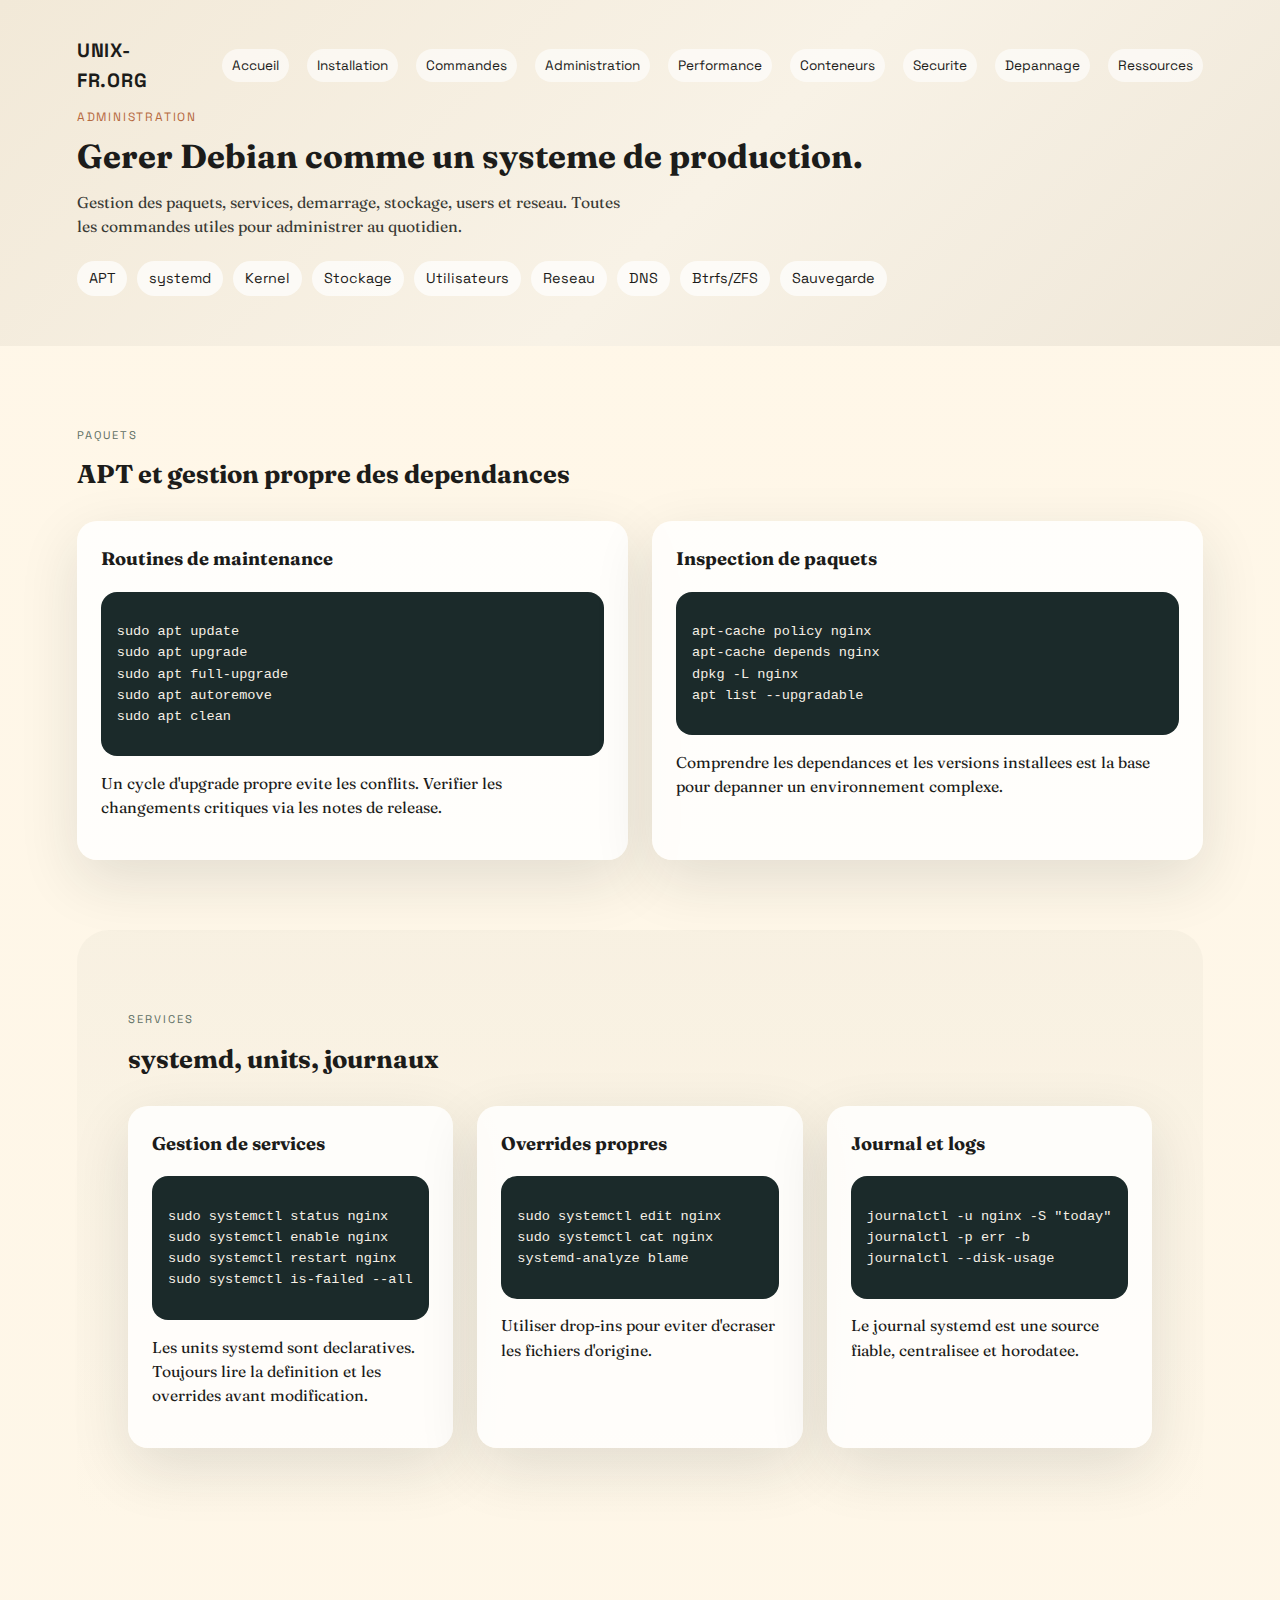
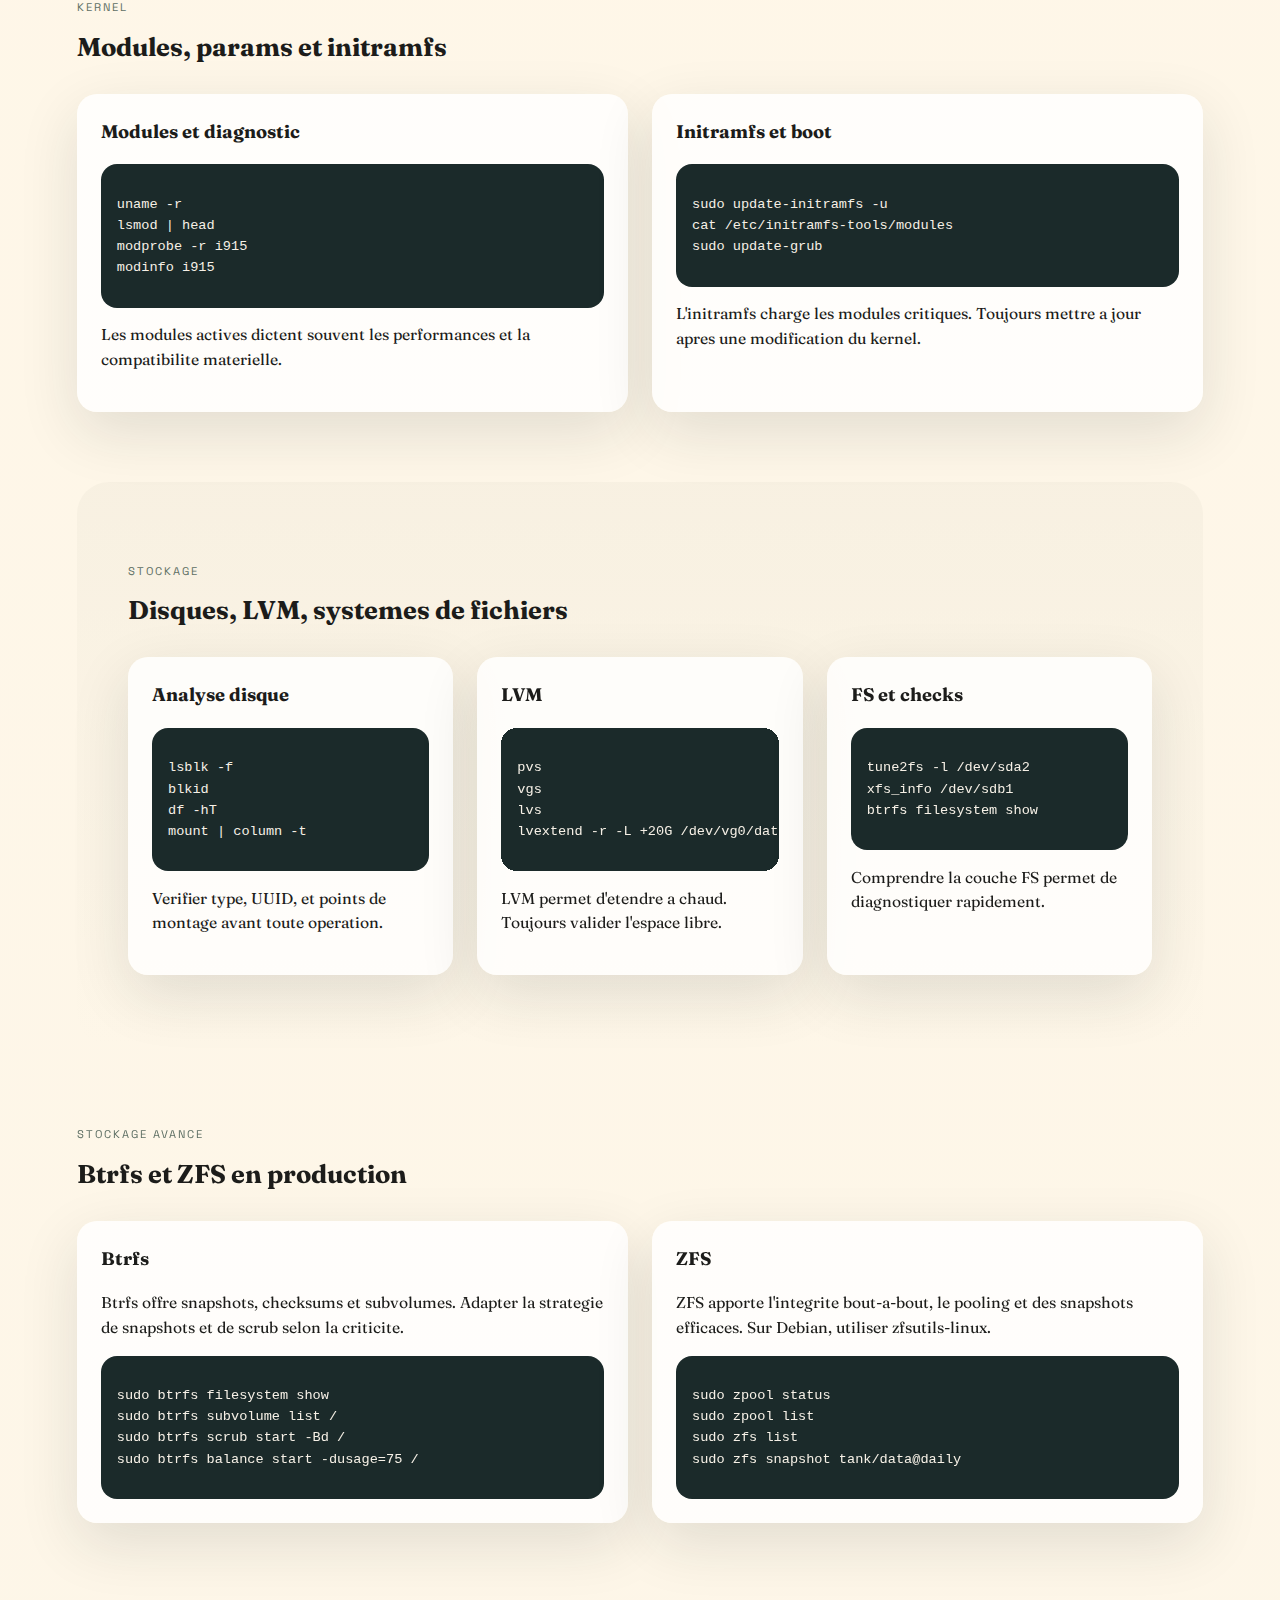
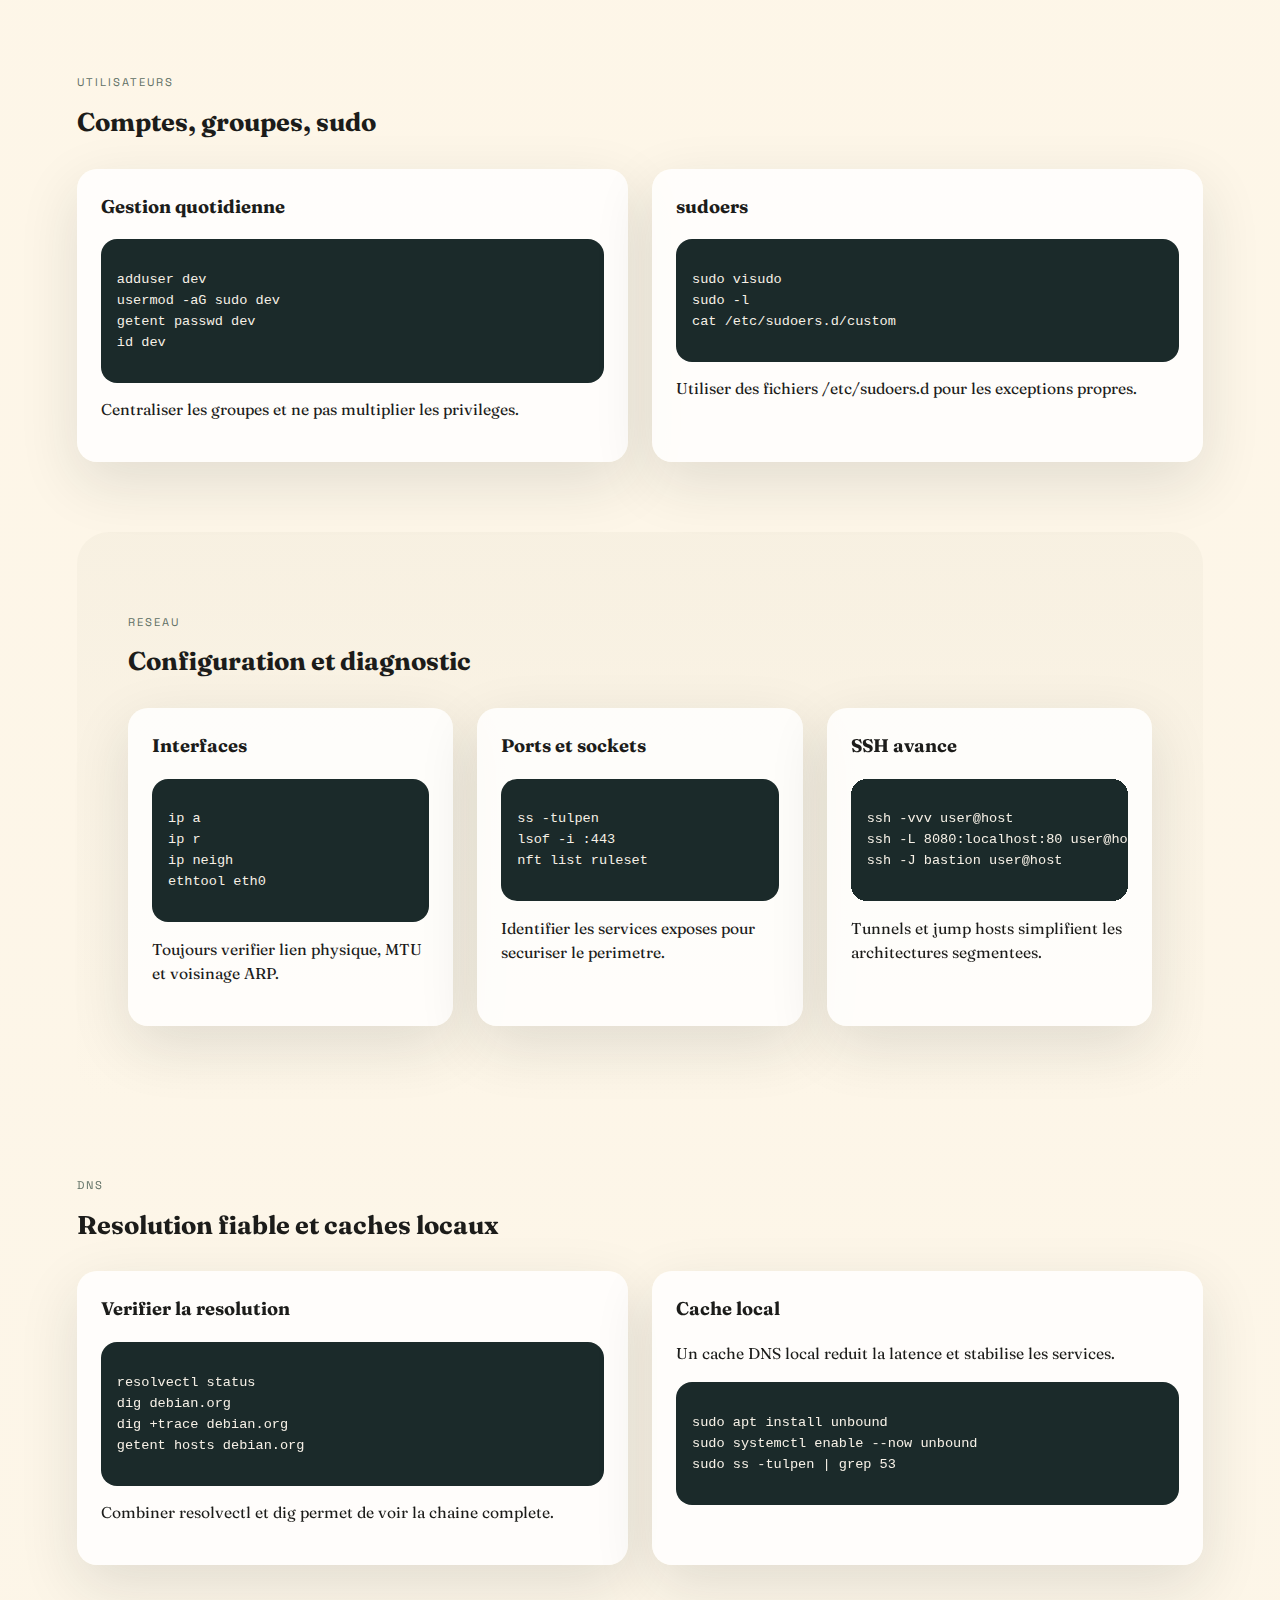
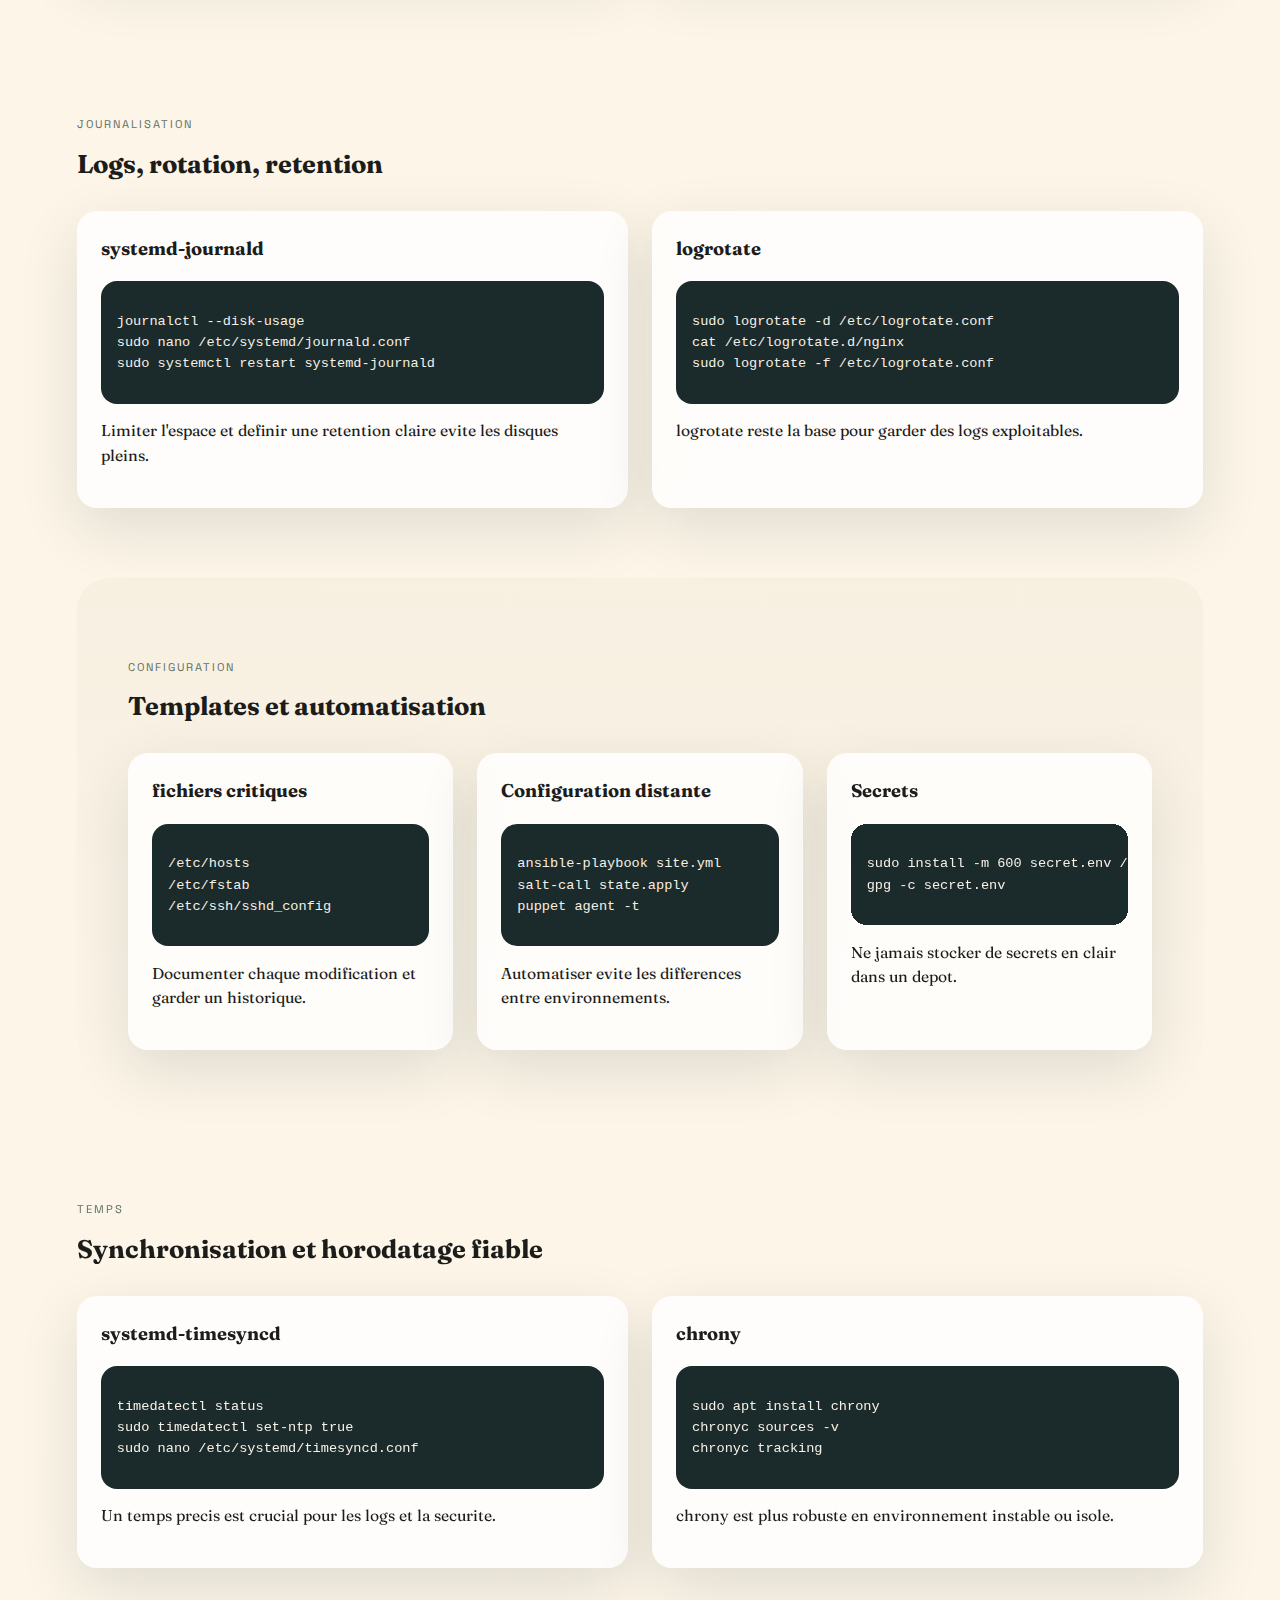
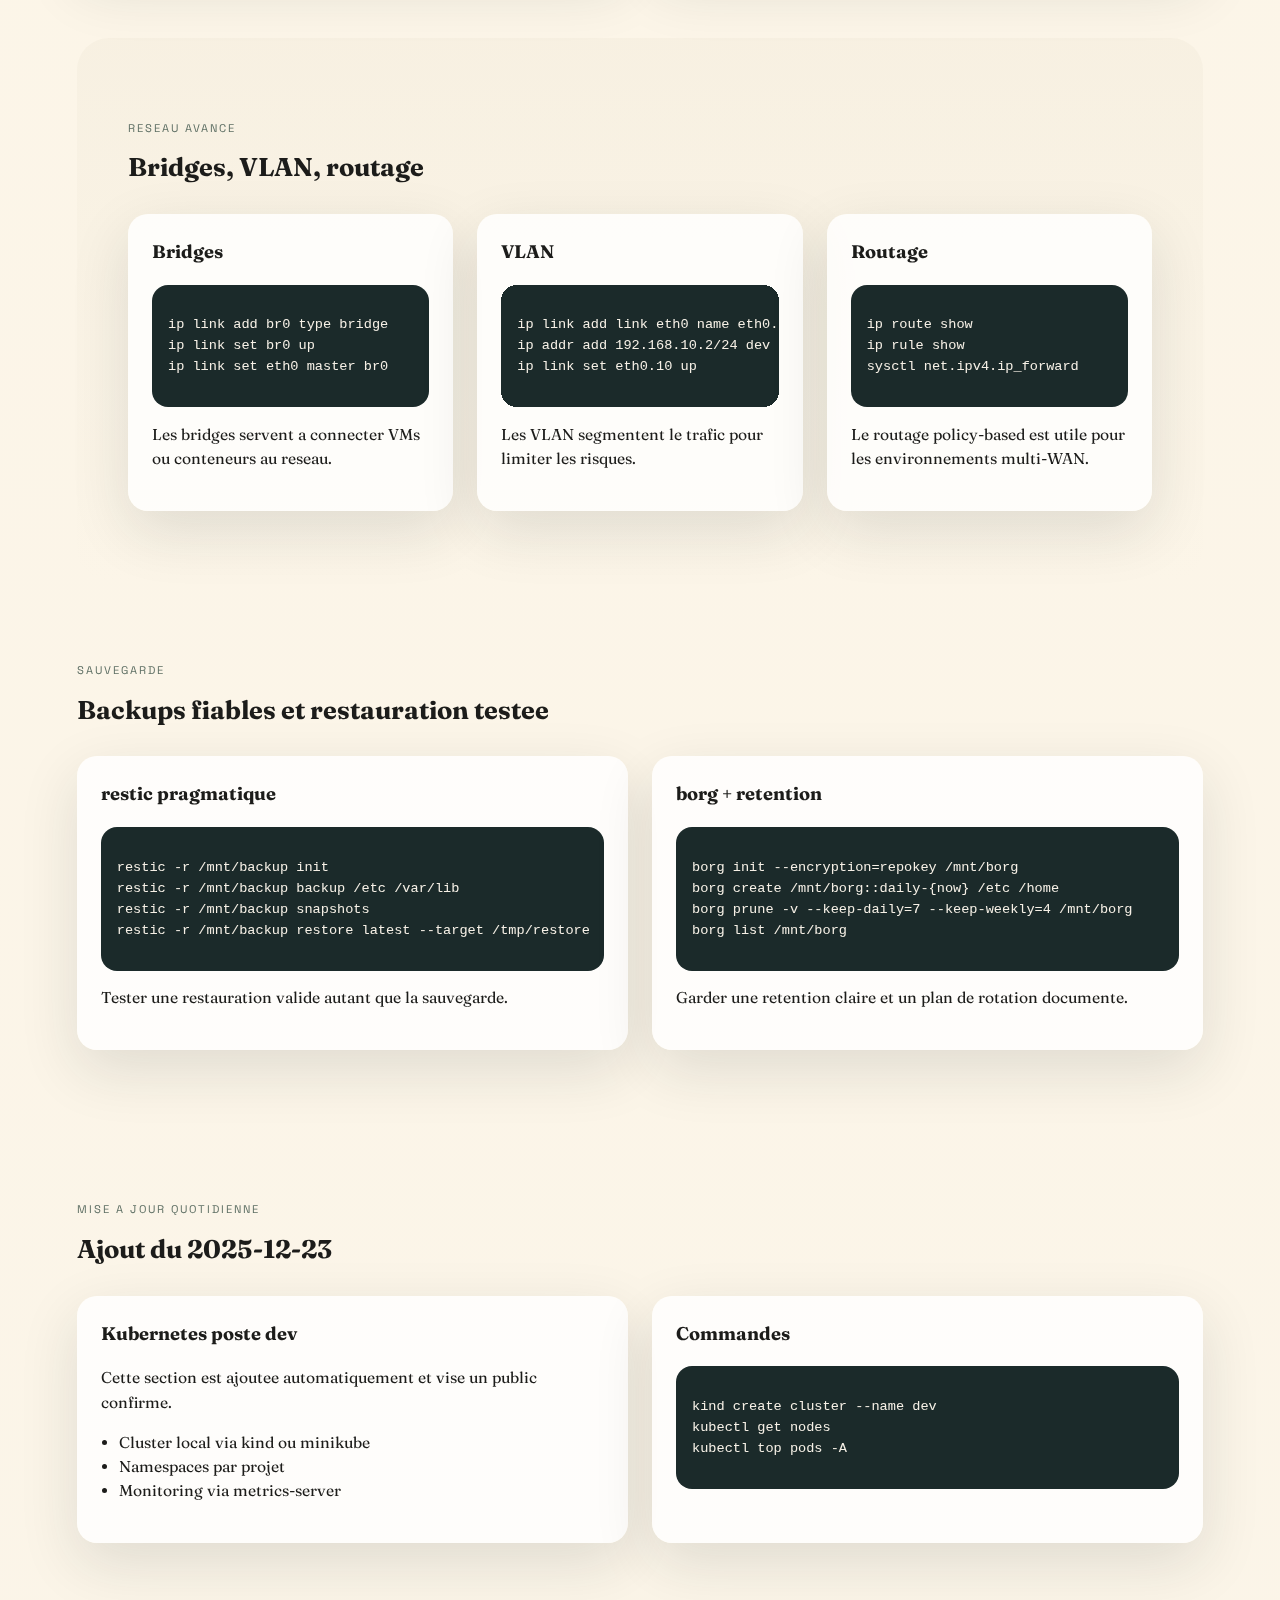
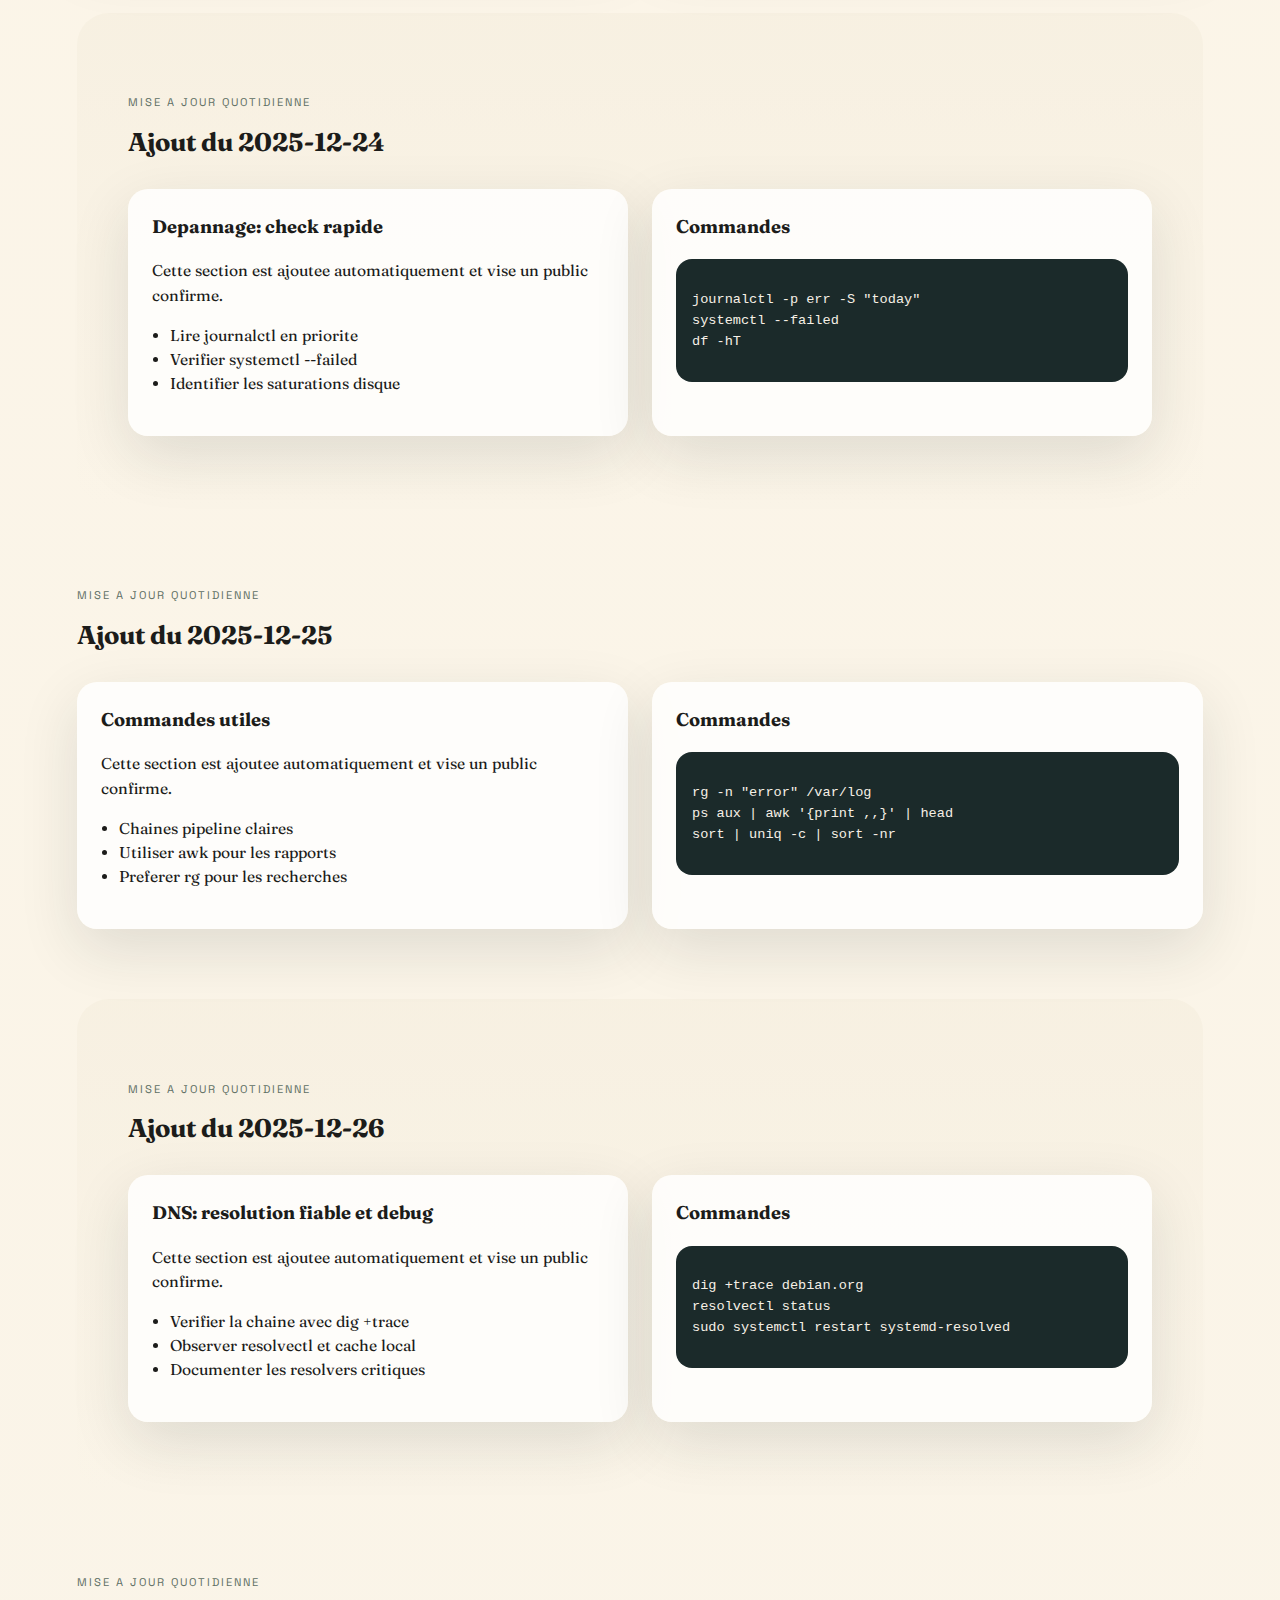
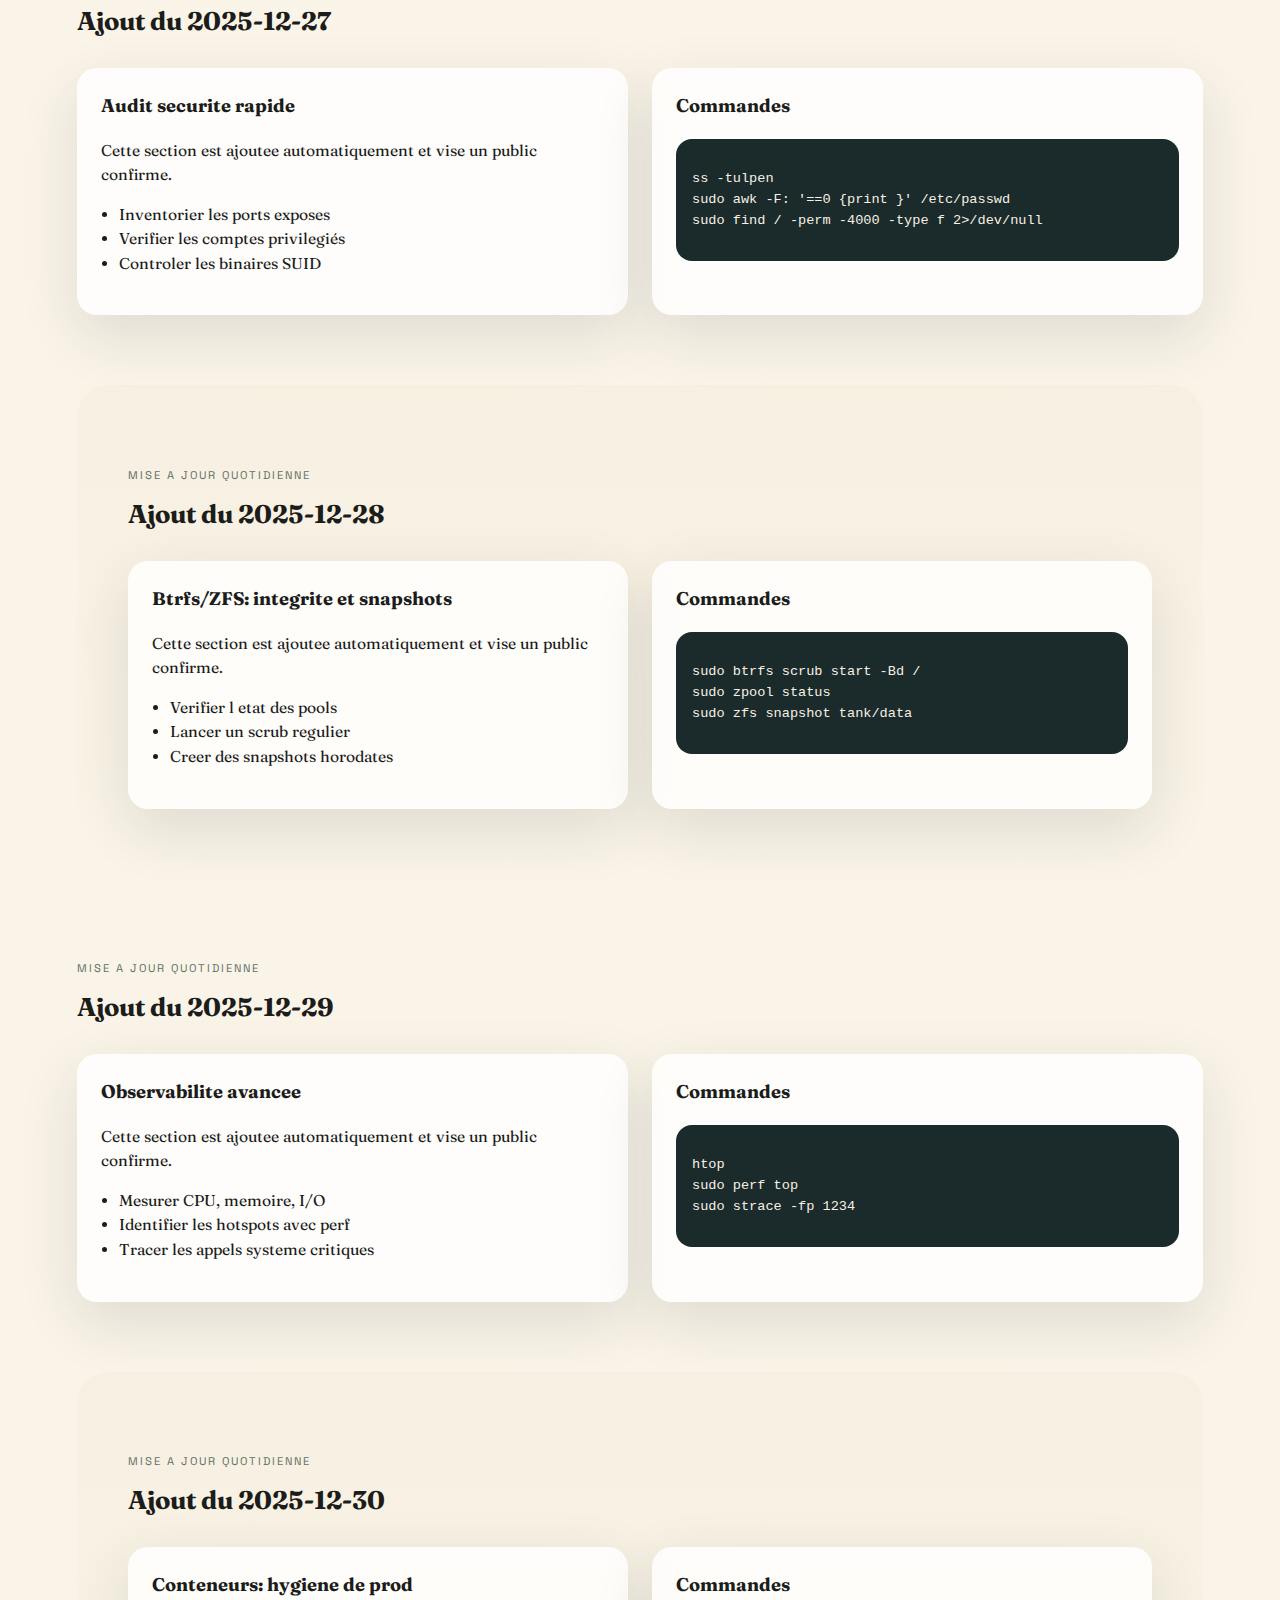
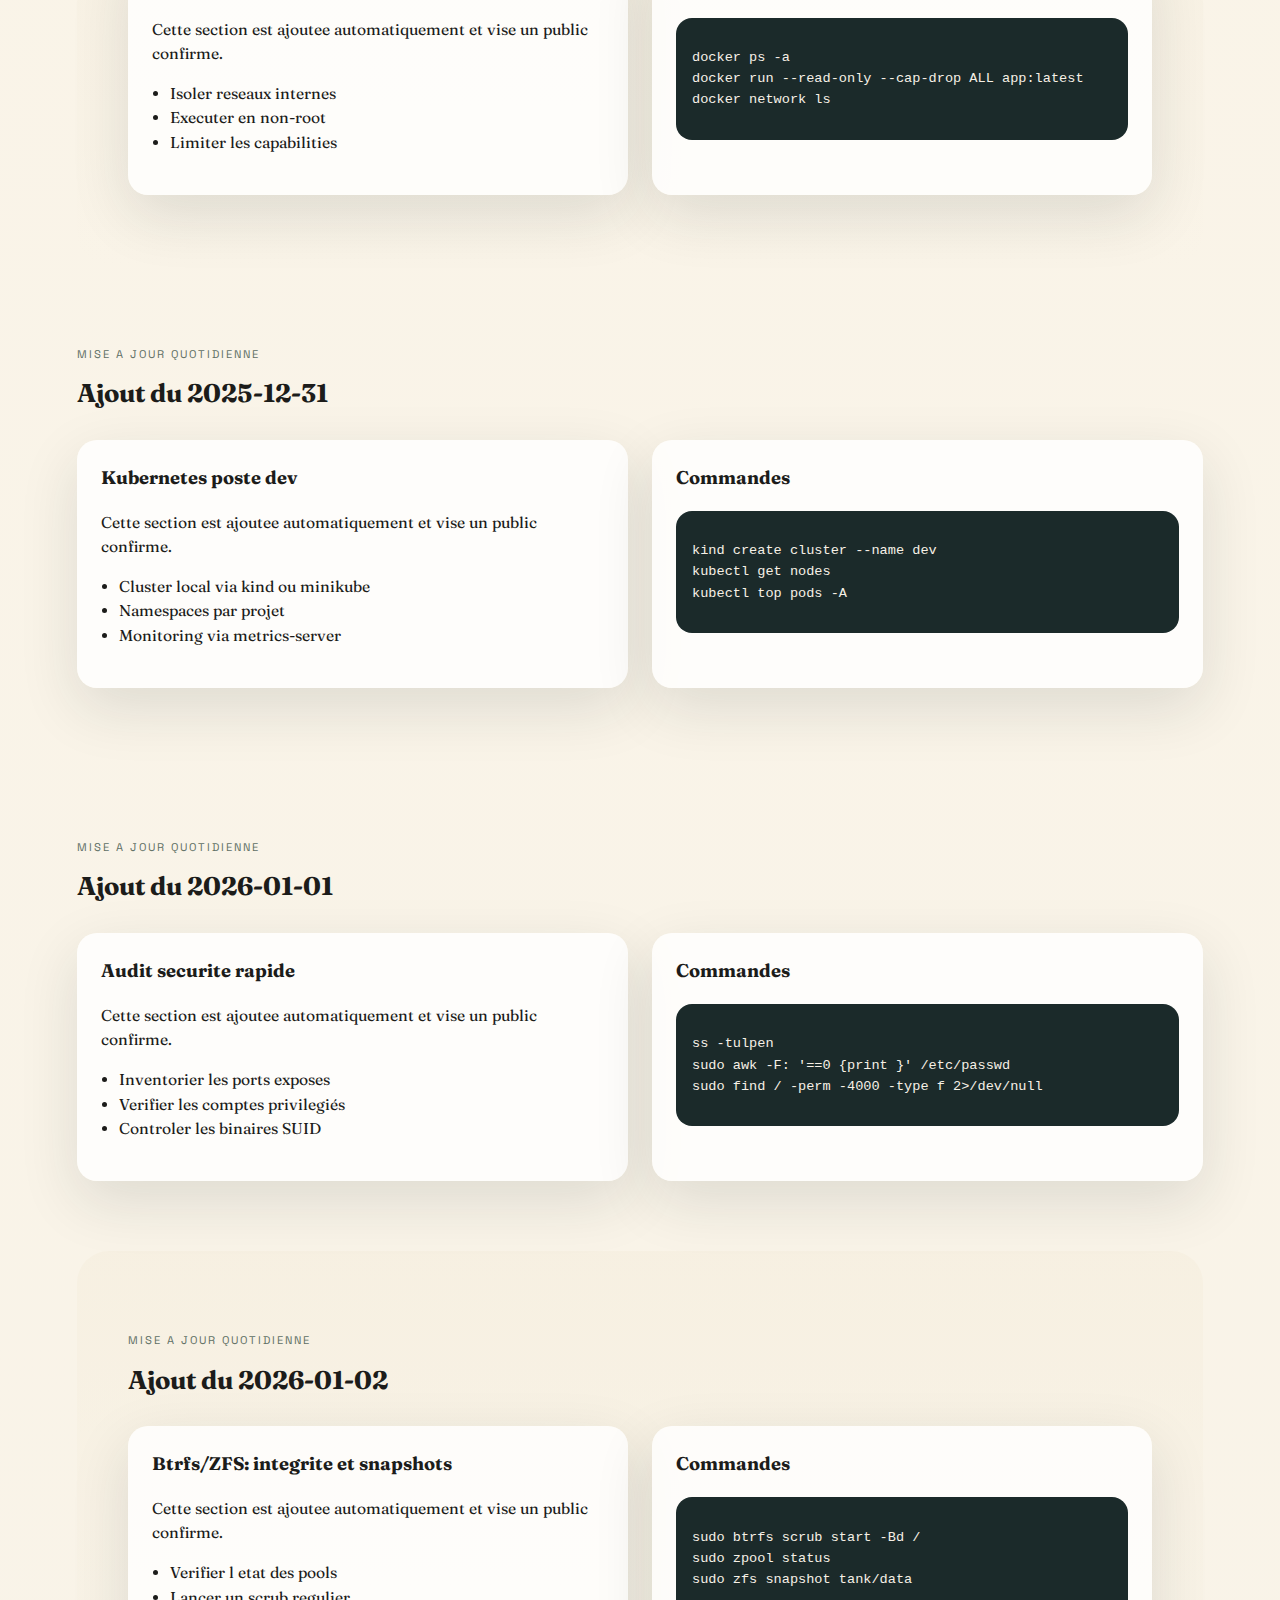
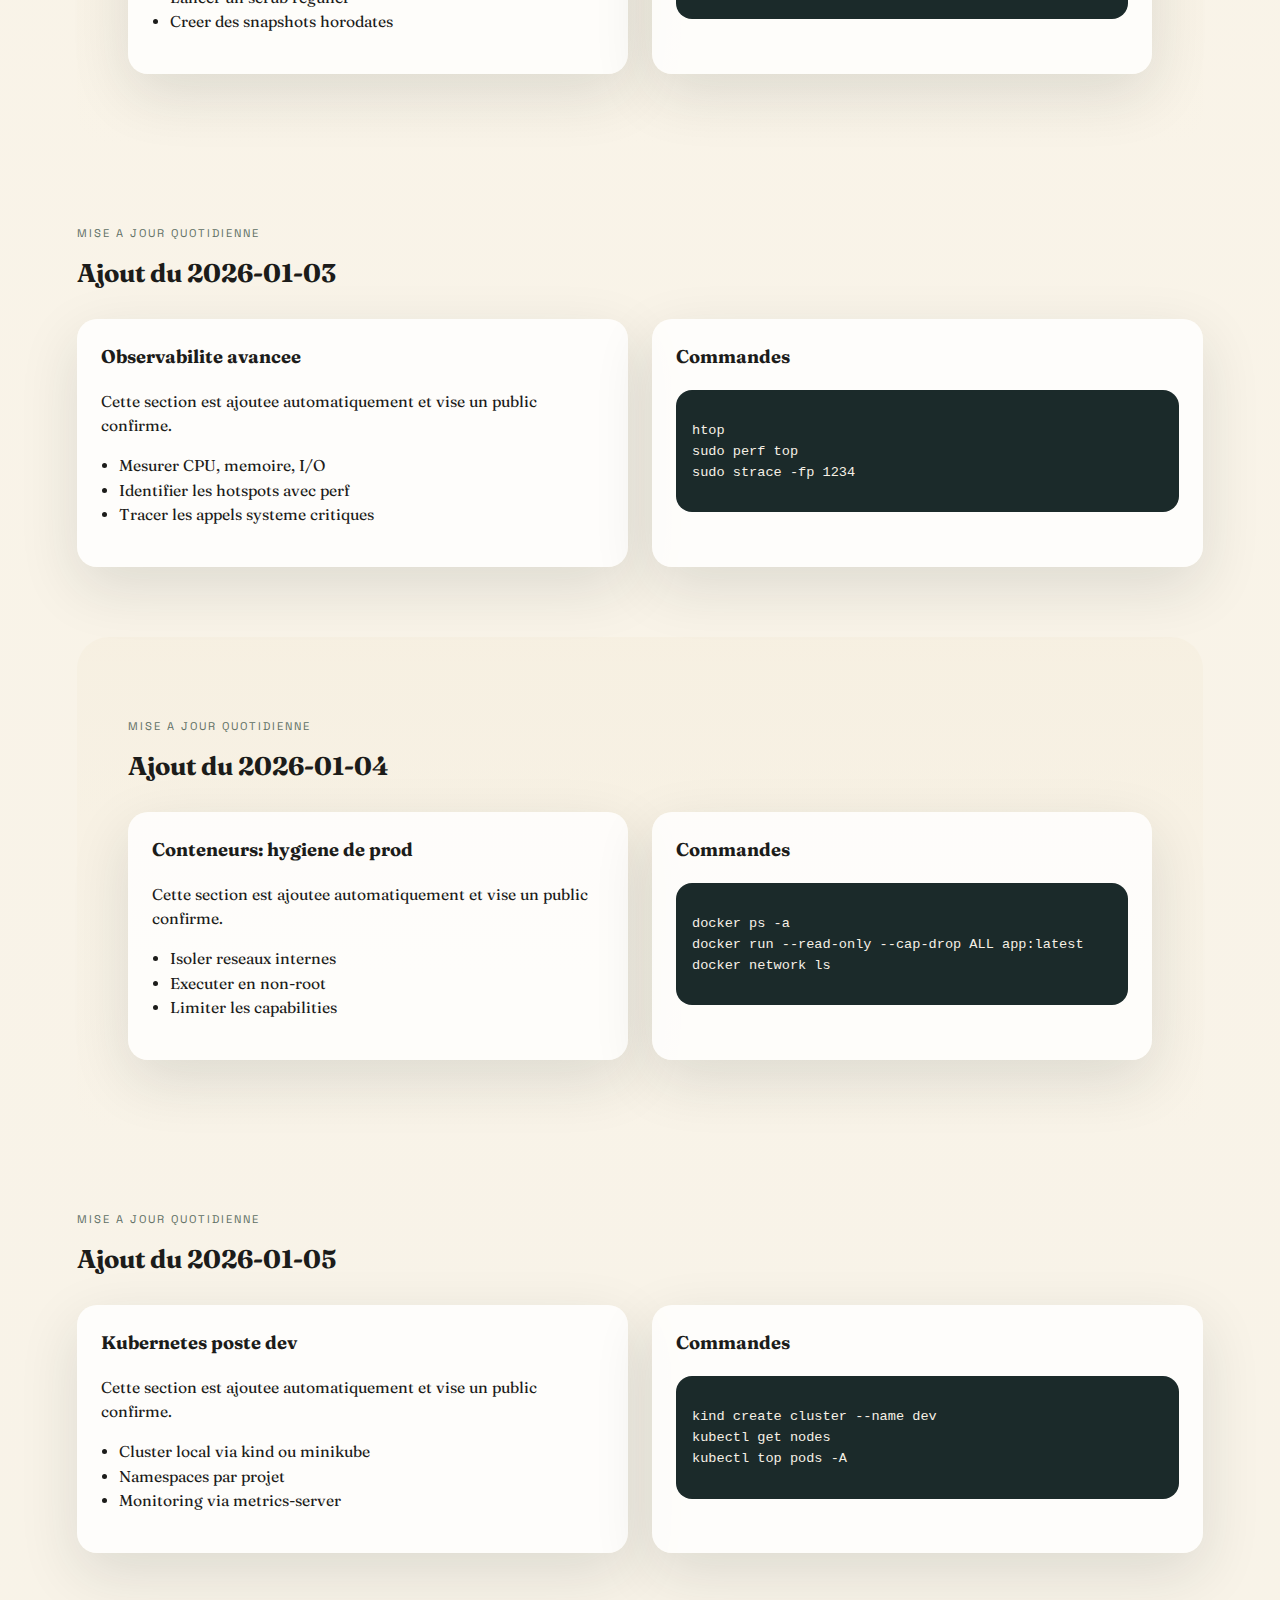
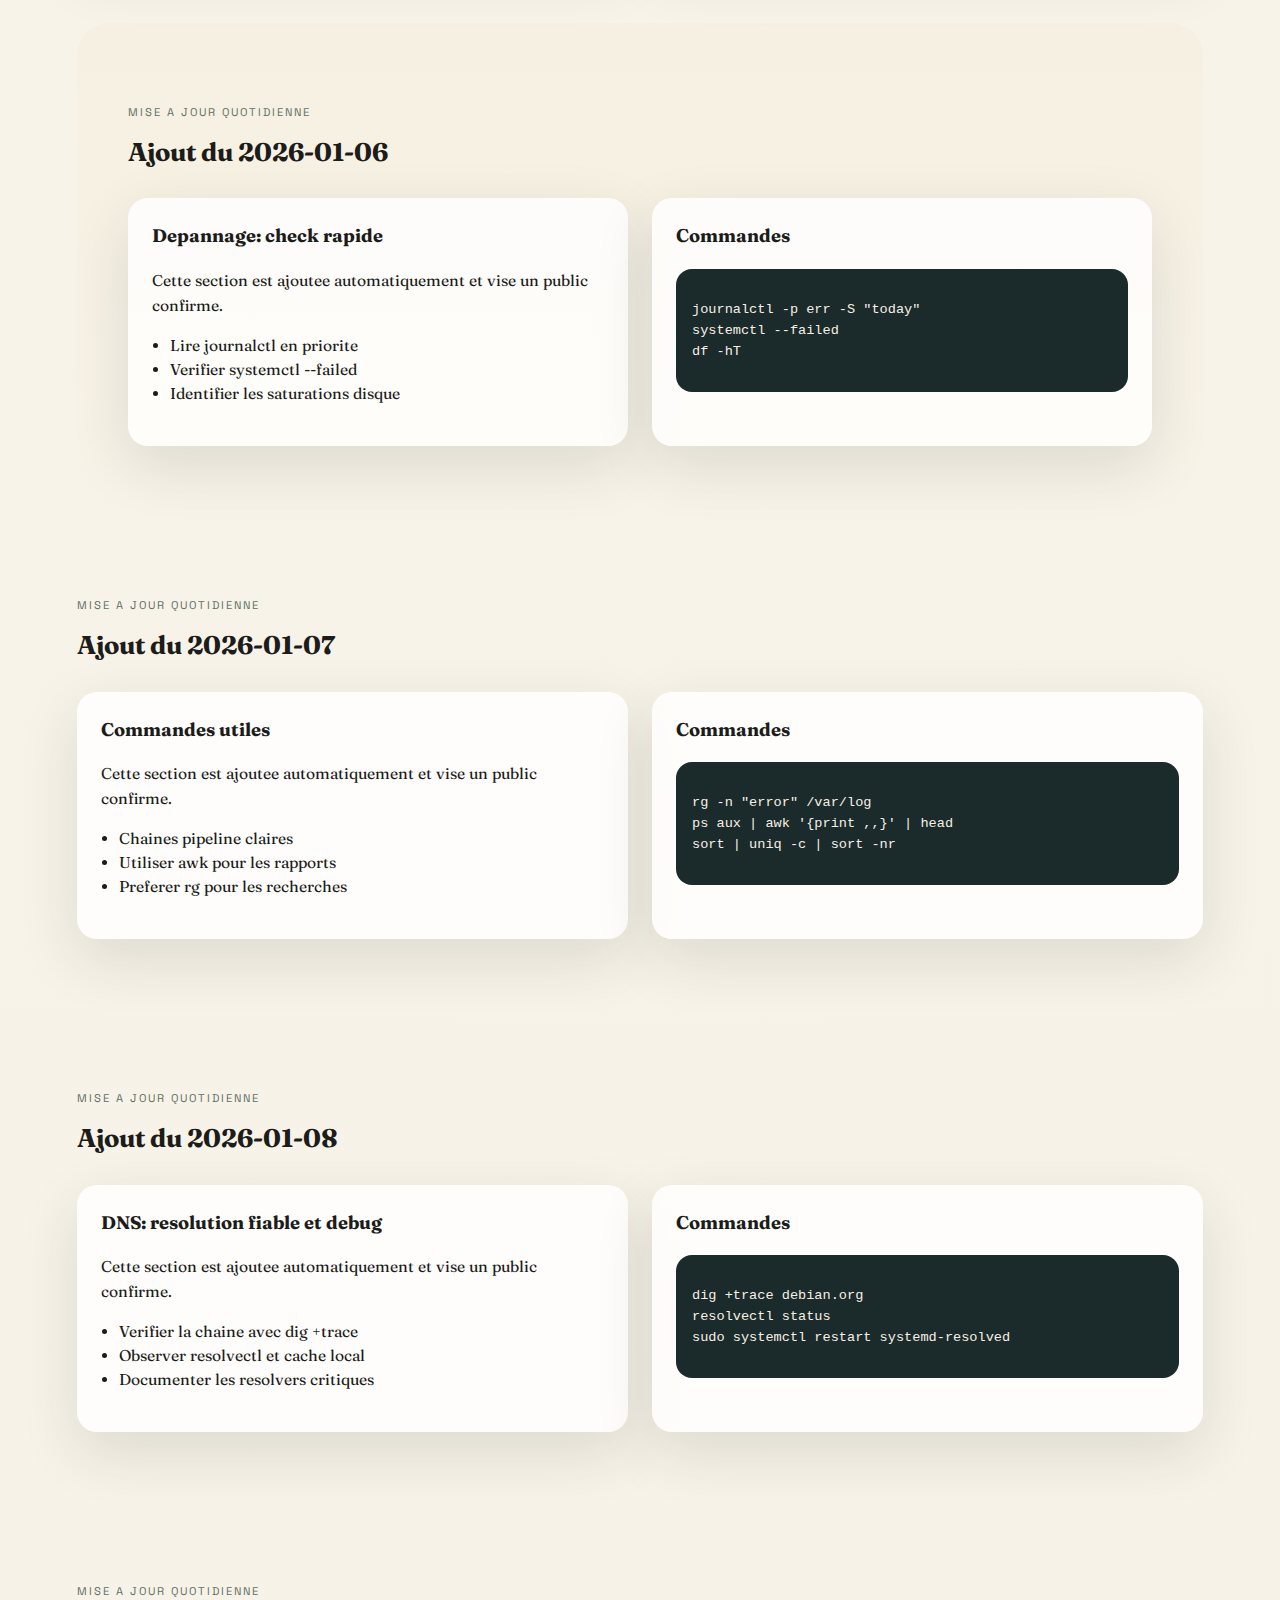
<file: administration.html>
<!doctype html>
<html lang="fr">
  <head>
    <meta charset="utf-8" />
    <script src="redirect.js"></script>
    <meta name="viewport" content="width=device-width, initial-scale=1" />
    <title>unix-fr.org - Administration Linux & Debian</title>
    <meta
      name="description"
      content="Administration Debian avancee : APT, systemd, kernel, stockage, reseau, users et journaux."
    />
    <meta name="robots" content="index,follow" />
    <link rel="canonical" href="https://www.unix-fr.org/administration.html" />
    <meta name="theme-color" content="#0b1110" />
    <meta property="og:site_name" content="unix-fr.org" />
    <meta property="og:title" content="unix-fr.org - Administration Linux & Debian" />
    <meta
      property="og:description"
      content="Administration Debian avancee : APT, systemd, kernel, stockage, reseau, users et journaux."
    />
    <meta property="og:type" content="website" />
    <meta property="og:url" content="https://www.unix-fr.org/administration.html" />
    <meta property="og:locale" content="fr_FR" />
    <meta name="twitter:card" content="summary" />
    <meta name="twitter:title" content="unix-fr.org - Administration Linux & Debian" />
    <meta
      name="twitter:description"
      content="Administration Debian avancee : APT, systemd, kernel, stockage, reseau, users et journaux."
    />
    <link rel="stylesheet" href="styles.css" />
  </head>
  <body>
    <header class="page-hero">
      <nav class="nav">
        <div class="logo">unix-fr.org</div>
        <div class="nav-links">
          <a href="index.html">Accueil</a>
          <a href="installation.html">Installation</a>
          <a href="commandes.html">Commandes</a>
          <a href="administration.html">Administration</a>
          <a href="performance.html">Performance</a>
          <a href="conteneurs.html">Conteneurs</a>
          <a href="securite.html">Securite</a>
          <a href="depannage.html">Depannage</a>
          <a href="ressources.html">Ressources</a>
        </div>
      </nav>
      <div class="hero-text">
        <p class="eyebrow">Administration</p>
        <h1 class="page-title">Gerer Debian comme un systeme de production.</h1>
        <p class="lead">
          Gestion des paquets, services, demarrage, stockage, users et reseau.
          Toutes les commandes utiles pour administrer au quotidien.
        </p>
        <div class="subnav">
          <a href="#apt">APT</a>
          <a href="#systemd">systemd</a>
          <a href="#kernel">Kernel</a>
          <a href="#stockage">Stockage</a>
          <a href="#users">Utilisateurs</a>
          <a href="#reseau">Reseau</a>
          <a href="#dns">DNS</a>
          <a href="#stockage-avance">Btrfs/ZFS</a>
          <a href="#sauvegarde">Sauvegarde</a>
        </div>
      </div>
    </header>

    <main>
      <section id="apt" class="section">
        <div class="section-title">
          <p>Paquets</p>
          <h2>APT et gestion propre des dependances</h2>
        </div>
        <div class="grid two">
          <article class="card">
            <h3>Routines de maintenance</h3>
            <div class="code-block">
              <pre><code>sudo apt update
sudo apt upgrade
sudo apt full-upgrade
sudo apt autoremove
sudo apt clean</code></pre>
            </div>
            <p>
              Un cycle d'upgrade propre evite les conflits. Verifier les
              changements critiques via les notes de release.
            </p>
          </article>
          <article class="card">
            <h3>Inspection de paquets</h3>
            <div class="code-block">
              <pre><code>apt-cache policy nginx
apt-cache depends nginx
dpkg -L nginx
apt list --upgradable</code></pre>
            </div>
            <p>
              Comprendre les dependances et les versions installees est la base
              pour depanner un environnement complexe.
            </p>
          </article>
        </div>
      </section>

      <section id="systemd" class="section alt">
        <div class="section-title">
          <p>Services</p>
          <h2>systemd, units, journaux</h2>
        </div>
        <div class="grid three">
          <article class="card">
            <h3>Gestion de services</h3>
            <div class="code-block">
              <pre><code>sudo systemctl status nginx
sudo systemctl enable nginx
sudo systemctl restart nginx
sudo systemctl is-failed --all</code></pre>
            </div>
            <p>
              Les units systemd sont declaratives. Toujours lire la definition
              et les overrides avant modification.
            </p>
          </article>
          <article class="card">
            <h3>Overrides propres</h3>
            <div class="code-block">
              <pre><code>sudo systemctl edit nginx
sudo systemctl cat nginx
systemd-analyze blame</code></pre>
            </div>
            <p>
              Utiliser drop-ins pour eviter d'ecraser les fichiers d'origine.
            </p>
          </article>
          <article class="card">
            <h3>Journal et logs</h3>
            <div class="code-block">
              <pre><code>journalctl -u nginx -S "today"
journalctl -p err -b
journalctl --disk-usage</code></pre>
            </div>
            <p>
              Le journal systemd est une source fiable, centralisee et horodatee.
            </p>
          </article>
        </div>
      </section>

      <section id="kernel" class="section">
        <div class="section-title">
          <p>Kernel</p>
          <h2>Modules, params et initramfs</h2>
        </div>
        <div class="grid two">
          <article class="card">
            <h3>Modules et diagnostic</h3>
            <div class="code-block">
              <pre><code>uname -r
lsmod | head
modprobe -r i915
modinfo i915</code></pre>
            </div>
            <p>
              Les modules actives dictent souvent les performances et la
              compatibilite materielle.
            </p>
          </article>
          <article class="card">
            <h3>Initramfs et boot</h3>
            <div class="code-block">
              <pre><code>sudo update-initramfs -u
cat /etc/initramfs-tools/modules
sudo update-grub</code></pre>
            </div>
            <p>
              L'initramfs charge les modules critiques. Toujours mettre a jour
              apres une modification du kernel.
            </p>
          </article>
        </div>
      </section>

      <section id="stockage" class="section alt">
        <div class="section-title">
          <p>Stockage</p>
          <h2>Disques, LVM, systemes de fichiers</h2>
        </div>
        <div class="grid three">
          <article class="card">
            <h3>Analyse disque</h3>
            <div class="code-block">
              <pre><code>lsblk -f
blkid
df -hT
mount | column -t</code></pre>
            </div>
            <p>
              Verifier type, UUID, et points de montage avant toute operation.
            </p>
          </article>
          <article class="card">
            <h3>LVM</h3>
            <div class="code-block">
              <pre><code>pvs
vgs
lvs
lvextend -r -L +20G /dev/vg0/data</code></pre>
            </div>
            <p>
              LVM permet d'etendre a chaud. Toujours valider l'espace libre.
            </p>
          </article>
          <article class="card">
            <h3>FS et checks</h3>
            <div class="code-block">
              <pre><code>tune2fs -l /dev/sda2
xfs_info /dev/sdb1
btrfs filesystem show</code></pre>
            </div>
            <p>
              Comprendre la couche FS permet de diagnostiquer rapidement.
            </p>
          </article>
        </div>
      </section>

      <section id="stockage-avance" class="section">
        <div class="section-title">
          <p>Stockage avance</p>
          <h2>Btrfs et ZFS en production</h2>
        </div>
        <div class="grid two">
          <article class="card">
            <h3>Btrfs</h3>
            <p>
              Btrfs offre snapshots, checksums et subvolumes. Adapter la
              strategie de snapshots et de scrub selon la criticite.
            </p>
            <div class="code-block">
              <pre><code>sudo btrfs filesystem show
sudo btrfs subvolume list /
sudo btrfs scrub start -Bd /
sudo btrfs balance start -dusage=75 /</code></pre>
            </div>
          </article>
          <article class="card">
            <h3>ZFS</h3>
            <p>
              ZFS apporte l'integrite bout-a-bout, le pooling et des snapshots
              efficaces. Sur Debian, utiliser zfsutils-linux.
            </p>
            <div class="code-block">
              <pre><code>sudo zpool status
sudo zpool list
sudo zfs list
sudo zfs snapshot tank/data@daily</code></pre>
            </div>
          </article>
        </div>
      </section>

      <section id="users" class="section">
        <div class="section-title">
          <p>Utilisateurs</p>
          <h2>Comptes, groupes, sudo</h2>
        </div>
        <div class="grid two">
          <article class="card">
            <h3>Gestion quotidienne</h3>
            <div class="code-block">
              <pre><code>adduser dev
usermod -aG sudo dev
getent passwd dev
id dev</code></pre>
            </div>
            <p>
              Centraliser les groupes et ne pas multiplier les privileges.
            </p>
          </article>
          <article class="card">
            <h3>sudoers</h3>
            <div class="code-block">
              <pre><code>sudo visudo
sudo -l
cat /etc/sudoers.d/custom</code></pre>
            </div>
            <p>
              Utiliser des fichiers /etc/sudoers.d pour les exceptions propres.
            </p>
          </article>
        </div>
      </section>

      <section id="reseau" class="section alt">
        <div class="section-title">
          <p>Reseau</p>
          <h2>Configuration et diagnostic</h2>
        </div>
        <div class="grid three">
          <article class="card">
            <h3>Interfaces</h3>
            <div class="code-block">
              <pre><code>ip a
ip r
ip neigh
ethtool eth0</code></pre>
            </div>
            <p>
              Toujours verifier lien physique, MTU et voisinage ARP.
            </p>
          </article>
          <article class="card">
            <h3>Ports et sockets</h3>
            <div class="code-block">
              <pre><code>ss -tulpen
lsof -i :443
nft list ruleset</code></pre>
            </div>
            <p>
              Identifier les services exposes pour securiser le perimetre.
            </p>
          </article>
          <article class="card">
            <h3>SSH avance</h3>
            <div class="code-block">
              <pre><code>ssh -vvv user@host
ssh -L 8080:localhost:80 user@host
ssh -J bastion user@host</code></pre>
            </div>
            <p>
              Tunnels et jump hosts simplifient les architectures segmentees.
            </p>
          </article>
        </div>
      </section>

      <section id="dns" class="section">
        <div class="section-title">
          <p>DNS</p>
          <h2>Resolution fiable et caches locaux</h2>
        </div>
        <div class="grid two">
          <article class="card">
            <h3>Verifier la resolution</h3>
            <div class="code-block">
              <pre><code>resolvectl status
dig debian.org
dig +trace debian.org
getent hosts debian.org</code></pre>
            </div>
            <p>
              Combiner resolvectl et dig permet de voir la chaine complete.
            </p>
          </article>
          <article class="card">
            <h3>Cache local</h3>
            <p>
              Un cache DNS local reduit la latence et stabilise les services.
            </p>
            <div class="code-block">
              <pre><code>sudo apt install unbound
sudo systemctl enable --now unbound
sudo ss -tulpen | grep 53</code></pre>
            </div>
          </article>
        </div>
      </section>

      <section id="journalisation" class="section">
        <div class="section-title">
          <p>Journalisation</p>
          <h2>Logs, rotation, retention</h2>
        </div>
        <div class="grid two">
          <article class="card">
            <h3>systemd-journald</h3>
            <div class="code-block">
              <pre><code>journalctl --disk-usage
sudo nano /etc/systemd/journald.conf
sudo systemctl restart systemd-journald</code></pre>
            </div>
            <p>
              Limiter l'espace et definir une retention claire evite les disques
              pleins.
            </p>
          </article>
          <article class="card">
            <h3>logrotate</h3>
            <div class="code-block">
              <pre><code>sudo logrotate -d /etc/logrotate.conf
cat /etc/logrotate.d/nginx
sudo logrotate -f /etc/logrotate.conf</code></pre>
            </div>
            <p>
              logrotate reste la base pour garder des logs exploitables.
            </p>
          </article>
        </div>
      </section>

      <section id="config-mgmt" class="section alt">
        <div class="section-title">
          <p>Configuration</p>
          <h2>Templates et automatisation</h2>
        </div>
        <div class="grid three">
          <article class="card">
            <h3>fichiers critiques</h3>
            <div class="code-block">
              <pre><code>/etc/hosts
/etc/fstab
/etc/ssh/sshd_config</code></pre>
            </div>
            <p>
              Documenter chaque modification et garder un historique.
            </p>
          </article>
          <article class="card">
            <h3>Configuration distante</h3>
            <div class="code-block">
              <pre><code>ansible-playbook site.yml
salt-call state.apply
puppet agent -t</code></pre>
            </div>
            <p>
              Automatiser evite les differences entre environnements.
            </p>
          </article>
          <article class="card">
            <h3>Secrets</h3>
            <div class="code-block">
              <pre><code>sudo install -m 600 secret.env /etc/app/secret.env
gpg -c secret.env</code></pre>
            </div>
            <p>
              Ne jamais stocker de secrets en clair dans un depot.
            </p>
          </article>
        </div>
      </section>

      <section id="time-sync" class="section">
        <div class="section-title">
          <p>Temps</p>
          <h2>Synchronisation et horodatage fiable</h2>
        </div>
        <div class="grid two">
          <article class="card">
            <h3>systemd-timesyncd</h3>
            <div class="code-block">
              <pre><code>timedatectl status
sudo timedatectl set-ntp true
sudo nano /etc/systemd/timesyncd.conf</code></pre>
            </div>
            <p>
              Un temps precis est crucial pour les logs et la securite.
            </p>
          </article>
          <article class="card">
            <h3>chrony</h3>
            <div class="code-block">
              <pre><code>sudo apt install chrony
chronyc sources -v
chronyc tracking</code></pre>
            </div>
            <p>
              chrony est plus robuste en environnement instable ou isole.
            </p>
          </article>
        </div>
      </section>

      <section id="reseau-avance" class="section alt">
        <div class="section-title">
          <p>Reseau avance</p>
          <h2>Bridges, VLAN, routage</h2>
        </div>
        <div class="grid three">
          <article class="card">
            <h3>Bridges</h3>
            <div class="code-block">
              <pre><code>ip link add br0 type bridge
ip link set br0 up
ip link set eth0 master br0</code></pre>
            </div>
            <p>
              Les bridges servent a connecter VMs ou conteneurs au reseau.
            </p>
          </article>
          <article class="card">
            <h3>VLAN</h3>
            <div class="code-block">
              <pre><code>ip link add link eth0 name eth0.10 type vlan id 10
ip addr add 192.168.10.2/24 dev eth0.10
ip link set eth0.10 up</code></pre>
            </div>
            <p>
              Les VLAN segmentent le trafic pour limiter les risques.
            </p>
          </article>
          <article class="card">
            <h3>Routage</h3>
            <div class="code-block">
              <pre><code>ip route show
ip rule show
sysctl net.ipv4.ip_forward</code></pre>
            </div>
            <p>
              Le routage policy-based est utile pour les environnements multi-WAN.
            </p>
          </article>
        </div>
      </section>

      <section id="sauvegarde" class="section">
        <div class="section-title">
          <p>Sauvegarde</p>
          <h2>Backups fiables et restauration testee</h2>
        </div>
        <div class="grid two">
          <article class="card">
            <h3>restic pragmatique</h3>
            <div class="code-block">
              <pre><code>restic -r /mnt/backup init
restic -r /mnt/backup backup /etc /var/lib
restic -r /mnt/backup snapshots
restic -r /mnt/backup restore latest --target /tmp/restore</code></pre>
            </div>
            <p>
              Tester une restauration valide autant que la sauvegarde.
            </p>
          </article>
          <article class="card">
            <h3>borg + retention</h3>
            <div class="code-block">
              <pre><code>borg init --encryption=repokey /mnt/borg
borg create /mnt/borg::daily-{now} /etc /home
borg prune -v --keep-daily=7 --keep-weekly=4 /mnt/borg
borg list /mnt/borg</code></pre>
            </div>
            <p>
              Garder une retention claire et un plan de rotation documente.
            </p>
          </article>
        </div>
      </section>
          <section id="auto-20251223-kubernetes" class="section">
        <div class="section-title">
          <p>Mise a jour quotidienne</p>
          <h2>Ajout du 2025-12-23</h2>
        </div>
        <div class="grid two">
          <article class="card">
            <h3>Kubernetes poste dev</h3>
            <p>
              Cette section est ajoutee automatiquement et vise un public confirme.
            </p>
            <ul>
              <li>Cluster local via kind ou minikube</li>
              <li>Namespaces par projet</li>
              <li>Monitoring via metrics-server</li>
            </ul>
          </article>
          <article class="card">
            <h3>Commandes</h3>
            <div class="code-block">
              <pre><code>kind create cluster --name dev
kubectl get nodes
kubectl top pods -A</code></pre>
            </div>
          </article>
        </div>
      </section>
          <section id="auto-20251224-depannage" class="section alt">
        <div class="section-title">
          <p>Mise a jour quotidienne</p>
          <h2>Ajout du 2025-12-24</h2>
        </div>
        <div class="grid two">
          <article class="card">
            <h3>Depannage: check rapide</h3>
            <p>
              Cette section est ajoutee automatiquement et vise un public confirme.
            </p>
            <ul>
              <li>Lire journalctl en priorite</li>
              <li>Verifier systemctl --failed</li>
              <li>Identifier les saturations disque</li>
            </ul>
          </article>
          <article class="card">
            <h3>Commandes</h3>
            <div class="code-block">
              <pre><code>journalctl -p err -S "today"
systemctl --failed
df -hT</code></pre>
            </div>
          </article>
        </div>
      </section>
          <section id="auto-20251225-commandes" class="section">
        <div class="section-title">
          <p>Mise a jour quotidienne</p>
          <h2>Ajout du 2025-12-25</h2>
        </div>
        <div class="grid two">
          <article class="card">
            <h3>Commandes utiles</h3>
            <p>
              Cette section est ajoutee automatiquement et vise un public confirme.
            </p>
            <ul>
              <li>Chaines pipeline claires</li>
              <li>Utiliser awk pour les rapports</li>
              <li>Preferer rg pour les recherches</li>
            </ul>
          </article>
          <article class="card">
            <h3>Commandes</h3>
            <div class="code-block">
              <pre><code>rg -n "error" /var/log
ps aux | awk '{print ,,}' | head
sort | uniq -c | sort -nr</code></pre>
            </div>
          </article>
        </div>
      </section>
          <section id="auto-20251226-dns" class="section alt">
        <div class="section-title">
          <p>Mise a jour quotidienne</p>
          <h2>Ajout du 2025-12-26</h2>
        </div>
        <div class="grid two">
          <article class="card">
            <h3>DNS: resolution fiable et debug</h3>
            <p>
              Cette section est ajoutee automatiquement et vise un public confirme.
            </p>
            <ul>
              <li>Verifier la chaine avec dig +trace</li>
              <li>Observer resolvectl et cache local</li>
              <li>Documenter les resolvers critiques</li>
            </ul>
          </article>
          <article class="card">
            <h3>Commandes</h3>
            <div class="code-block">
              <pre><code>dig +trace debian.org
resolvectl status
sudo systemctl restart systemd-resolved</code></pre>
            </div>
          </article>
        </div>
      </section>
          <section id="auto-20251227-securite" class="section">
        <div class="section-title">
          <p>Mise a jour quotidienne</p>
          <h2>Ajout du 2025-12-27</h2>
        </div>
        <div class="grid two">
          <article class="card">
            <h3>Audit securite rapide</h3>
            <p>
              Cette section est ajoutee automatiquement et vise un public confirme.
            </p>
            <ul>
              <li>Inventorier les ports exposes</li>
              <li>Verifier les comptes privilegiés</li>
              <li>Controler les binaires SUID</li>
            </ul>
          </article>
          <article class="card">
            <h3>Commandes</h3>
            <div class="code-block">
              <pre><code>ss -tulpen
sudo awk -F: '==0 {print }' /etc/passwd
sudo find / -perm -4000 -type f 2>/dev/null</code></pre>
            </div>
          </article>
        </div>
      </section>
          <section id="auto-20251228-stockage" class="section alt">
        <div class="section-title">
          <p>Mise a jour quotidienne</p>
          <h2>Ajout du 2025-12-28</h2>
        </div>
        <div class="grid two">
          <article class="card">
            <h3>Btrfs/ZFS: integrite et snapshots</h3>
            <p>
              Cette section est ajoutee automatiquement et vise un public confirme.
            </p>
            <ul>
              <li>Verifier l etat des pools</li>
              <li>Lancer un scrub regulier</li>
              <li>Creer des snapshots horodates</li>
            </ul>
          </article>
          <article class="card">
            <h3>Commandes</h3>
            <div class="code-block">
              <pre><code>sudo btrfs scrub start -Bd /
sudo zpool status
sudo zfs snapshot tank/data</code></pre>
            </div>
          </article>
        </div>
      </section>
          <section id="auto-20251229-performance" class="section">
        <div class="section-title">
          <p>Mise a jour quotidienne</p>
          <h2>Ajout du 2025-12-29</h2>
        </div>
        <div class="grid two">
          <article class="card">
            <h3>Observabilite avancee</h3>
            <p>
              Cette section est ajoutee automatiquement et vise un public confirme.
            </p>
            <ul>
              <li>Mesurer CPU, memoire, I/O</li>
              <li>Identifier les hotspots avec perf</li>
              <li>Tracer les appels systeme critiques</li>
            </ul>
          </article>
          <article class="card">
            <h3>Commandes</h3>
            <div class="code-block">
              <pre><code>htop
sudo perf top
sudo strace -fp 1234</code></pre>
            </div>
          </article>
        </div>
      </section>
          <section id="auto-20251230-conteneurs" class="section alt">
        <div class="section-title">
          <p>Mise a jour quotidienne</p>
          <h2>Ajout du 2025-12-30</h2>
        </div>
        <div class="grid two">
          <article class="card">
            <h3>Conteneurs: hygiene de prod</h3>
            <p>
              Cette section est ajoutee automatiquement et vise un public confirme.
            </p>
            <ul>
              <li>Isoler reseaux internes</li>
              <li>Executer en non-root</li>
              <li>Limiter les capabilities</li>
            </ul>
          </article>
          <article class="card">
            <h3>Commandes</h3>
            <div class="code-block">
              <pre><code>docker ps -a
docker run --read-only --cap-drop ALL app:latest
docker network ls</code></pre>
            </div>
          </article>
        </div>
      </section>
          <section id="auto-20251231-kubernetes" class="section">
        <div class="section-title">
          <p>Mise a jour quotidienne</p>
          <h2>Ajout du 2025-12-31</h2>
        </div>
        <div class="grid two">
          <article class="card">
            <h3>Kubernetes poste dev</h3>
            <p>
              Cette section est ajoutee automatiquement et vise un public confirme.
            </p>
            <ul>
              <li>Cluster local via kind ou minikube</li>
              <li>Namespaces par projet</li>
              <li>Monitoring via metrics-server</li>
            </ul>
          </article>
          <article class="card">
            <h3>Commandes</h3>
            <div class="code-block">
              <pre><code>kind create cluster --name dev
kubectl get nodes
kubectl top pods -A</code></pre>
            </div>
          </article>
        </div>
      </section>
          <section id="auto-20260101-securite" class="section">
        <div class="section-title">
          <p>Mise a jour quotidienne</p>
          <h2>Ajout du 2026-01-01</h2>
        </div>
        <div class="grid two">
          <article class="card">
            <h3>Audit securite rapide</h3>
            <p>
              Cette section est ajoutee automatiquement et vise un public confirme.
            </p>
            <ul>
              <li>Inventorier les ports exposes</li>
              <li>Verifier les comptes privilegiés</li>
              <li>Controler les binaires SUID</li>
            </ul>
          </article>
          <article class="card">
            <h3>Commandes</h3>
            <div class="code-block">
              <pre><code>ss -tulpen
sudo awk -F: '==0 {print }' /etc/passwd
sudo find / -perm -4000 -type f 2>/dev/null</code></pre>
            </div>
          </article>
        </div>
      </section>
          <section id="auto-20260102-stockage" class="section alt">
        <div class="section-title">
          <p>Mise a jour quotidienne</p>
          <h2>Ajout du 2026-01-02</h2>
        </div>
        <div class="grid two">
          <article class="card">
            <h3>Btrfs/ZFS: integrite et snapshots</h3>
            <p>
              Cette section est ajoutee automatiquement et vise un public confirme.
            </p>
            <ul>
              <li>Verifier l etat des pools</li>
              <li>Lancer un scrub regulier</li>
              <li>Creer des snapshots horodates</li>
            </ul>
          </article>
          <article class="card">
            <h3>Commandes</h3>
            <div class="code-block">
              <pre><code>sudo btrfs scrub start -Bd /
sudo zpool status
sudo zfs snapshot tank/data</code></pre>
            </div>
          </article>
        </div>
      </section>
          <section id="auto-20260103-performance" class="section">
        <div class="section-title">
          <p>Mise a jour quotidienne</p>
          <h2>Ajout du 2026-01-03</h2>
        </div>
        <div class="grid two">
          <article class="card">
            <h3>Observabilite avancee</h3>
            <p>
              Cette section est ajoutee automatiquement et vise un public confirme.
            </p>
            <ul>
              <li>Mesurer CPU, memoire, I/O</li>
              <li>Identifier les hotspots avec perf</li>
              <li>Tracer les appels systeme critiques</li>
            </ul>
          </article>
          <article class="card">
            <h3>Commandes</h3>
            <div class="code-block">
              <pre><code>htop
sudo perf top
sudo strace -fp 1234</code></pre>
            </div>
          </article>
        </div>
      </section>
          <section id="auto-20260104-conteneurs" class="section alt">
        <div class="section-title">
          <p>Mise a jour quotidienne</p>
          <h2>Ajout du 2026-01-04</h2>
        </div>
        <div class="grid two">
          <article class="card">
            <h3>Conteneurs: hygiene de prod</h3>
            <p>
              Cette section est ajoutee automatiquement et vise un public confirme.
            </p>
            <ul>
              <li>Isoler reseaux internes</li>
              <li>Executer en non-root</li>
              <li>Limiter les capabilities</li>
            </ul>
          </article>
          <article class="card">
            <h3>Commandes</h3>
            <div class="code-block">
              <pre><code>docker ps -a
docker run --read-only --cap-drop ALL app:latest
docker network ls</code></pre>
            </div>
          </article>
        </div>
      </section>
          <section id="auto-20260105-kubernetes" class="section">
        <div class="section-title">
          <p>Mise a jour quotidienne</p>
          <h2>Ajout du 2026-01-05</h2>
        </div>
        <div class="grid two">
          <article class="card">
            <h3>Kubernetes poste dev</h3>
            <p>
              Cette section est ajoutee automatiquement et vise un public confirme.
            </p>
            <ul>
              <li>Cluster local via kind ou minikube</li>
              <li>Namespaces par projet</li>
              <li>Monitoring via metrics-server</li>
            </ul>
          </article>
          <article class="card">
            <h3>Commandes</h3>
            <div class="code-block">
              <pre><code>kind create cluster --name dev
kubectl get nodes
kubectl top pods -A</code></pre>
            </div>
          </article>
        </div>
      </section>
          <section id="auto-20260106-depannage" class="section alt">
        <div class="section-title">
          <p>Mise a jour quotidienne</p>
          <h2>Ajout du 2026-01-06</h2>
        </div>
        <div class="grid two">
          <article class="card">
            <h3>Depannage: check rapide</h3>
            <p>
              Cette section est ajoutee automatiquement et vise un public confirme.
            </p>
            <ul>
              <li>Lire journalctl en priorite</li>
              <li>Verifier systemctl --failed</li>
              <li>Identifier les saturations disque</li>
            </ul>
          </article>
          <article class="card">
            <h3>Commandes</h3>
            <div class="code-block">
              <pre><code>journalctl -p err -S "today"
systemctl --failed
df -hT</code></pre>
            </div>
          </article>
        </div>
      </section>
          <section id="auto-20260107-commandes" class="section">
        <div class="section-title">
          <p>Mise a jour quotidienne</p>
          <h2>Ajout du 2026-01-07</h2>
        </div>
        <div class="grid two">
          <article class="card">
            <h3>Commandes utiles</h3>
            <p>
              Cette section est ajoutee automatiquement et vise un public confirme.
            </p>
            <ul>
              <li>Chaines pipeline claires</li>
              <li>Utiliser awk pour les rapports</li>
              <li>Preferer rg pour les recherches</li>
            </ul>
          </article>
          <article class="card">
            <h3>Commandes</h3>
            <div class="code-block">
              <pre><code>rg -n "error" /var/log
ps aux | awk '{print ,,}' | head
sort | uniq -c | sort -nr</code></pre>
            </div>
          </article>
        </div>
      </section>
          <section id="auto-20260108-dns" class="section">
        <div class="section-title">
          <p>Mise a jour quotidienne</p>
          <h2>Ajout du 2026-01-08</h2>
        </div>
        <div class="grid two">
          <article class="card">
            <h3>DNS: resolution fiable et debug</h3>
            <p>
              Cette section est ajoutee automatiquement et vise un public confirme.
            </p>
            <ul>
              <li>Verifier la chaine avec dig +trace</li>
              <li>Observer resolvectl et cache local</li>
              <li>Documenter les resolvers critiques</li>
            </ul>
          </article>
          <article class="card">
            <h3>Commandes</h3>
            <div class="code-block">
              <pre><code>dig +trace debian.org
resolvectl status
sudo systemctl restart systemd-resolved</code></pre>
            </div>
          </article>
        </div>
      </section>
          <section id="auto-20260109-securite" class="section">
        <div class="section-title">
          <p>Mise a jour quotidienne</p>
          <h2>Ajout du 2026-01-09</h2>
        </div>
        <div class="grid two">
          <article class="card">
            <h3>Audit securite rapide</h3>
            <p>
              Cette section est ajoutee automatiquement et vise un public confirme.
            </p>
            <ul>
              <li>Inventorier les ports exposes</li>
              <li>Verifier les comptes privilegiés</li>
              <li>Controler les binaires SUID</li>
            </ul>
          </article>
          <article class="card">
            <h3>Commandes</h3>
            <div class="code-block">
              <pre><code>ss -tulpen
sudo awk -F: '==0 {print }' /etc/passwd
sudo find / -perm -4000 -type f 2>/dev/null</code></pre>
            </div>
          </article>
        </div>
      </section>
          <section id="auto-20260110-stockage" class="section alt">
        <div class="section-title">
          <p>Mise a jour quotidienne</p>
          <h2>Ajout du 2026-01-10</h2>
        </div>
        <div class="grid two">
          <article class="card">
            <h3>Btrfs/ZFS: integrite et snapshots</h3>
            <p>
              Cette section est ajoutee automatiquement et vise un public confirme.
            </p>
            <ul>
              <li>Verifier l etat des pools</li>
              <li>Lancer un scrub regulier</li>
              <li>Creer des snapshots horodates</li>
            </ul>
          </article>
          <article class="card">
            <h3>Commandes</h3>
            <div class="code-block">
              <pre><code>sudo btrfs scrub start -Bd /
sudo zpool status
sudo zfs snapshot tank/data</code></pre>
            </div>
          </article>
        </div>
      </section>
          <section id="auto-20260111-performance" class="section">
        <div class="section-title">
          <p>Mise a jour quotidienne</p>
          <h2>Ajout du 2026-01-11</h2>
        </div>
        <div class="grid two">
          <article class="card">
            <h3>Observabilite avancee</h3>
            <p>
              Cette section est ajoutee automatiquement et vise un public confirme.
            </p>
            <ul>
              <li>Mesurer CPU, memoire, I/O</li>
              <li>Identifier les hotspots avec perf</li>
              <li>Tracer les appels systeme critiques</li>
            </ul>
          </article>
          <article class="card">
            <h3>Commandes</h3>
            <div class="code-block">
              <pre><code>htop
sudo perf top
sudo strace -fp 1234</code></pre>
            </div>
          </article>
        </div>
      </section>
          <section id="auto-20260112-conteneurs" class="section alt">
        <div class="section-title">
          <p>Mise a jour quotidienne</p>
          <h2>Ajout du 2026-01-12</h2>
        </div>
        <div class="grid two">
          <article class="card">
            <h3>Conteneurs: hygiene de prod</h3>
            <p>
              Cette section est ajoutee automatiquement et vise un public confirme.
            </p>
            <ul>
              <li>Isoler reseaux internes</li>
              <li>Executer en non-root</li>
              <li>Limiter les capabilities</li>
            </ul>
          </article>
          <article class="card">
            <h3>Commandes</h3>
            <div class="code-block">
              <pre><code>docker ps -a
docker run --read-only --cap-drop ALL app:latest
docker network ls</code></pre>
            </div>
          </article>
        </div>
      </section>
          <section id="auto-20260113-kubernetes" class="section">
        <div class="section-title">
          <p>Mise a jour quotidienne</p>
          <h2>Ajout du 2026-01-13</h2>
        </div>
        <div class="grid two">
          <article class="card">
            <h3>Kubernetes poste dev</h3>
            <p>
              Cette section est ajoutee automatiquement et vise un public confirme.
            </p>
            <ul>
              <li>Cluster local via kind ou minikube</li>
              <li>Namespaces par projet</li>
              <li>Monitoring via metrics-server</li>
            </ul>
          </article>
          <article class="card">
            <h3>Commandes</h3>
            <div class="code-block">
              <pre><code>kind create cluster --name dev
kubectl get nodes
kubectl top pods -A</code></pre>
            </div>
          </article>
        </div>
      </section>
          <section id="auto-20260114-depannage" class="section alt">
        <div class="section-title">
          <p>Mise a jour quotidienne</p>
          <h2>Ajout du 2026-01-14</h2>
        </div>
        <div class="grid two">
          <article class="card">
            <h3>Depannage: check rapide</h3>
            <p>
              Cette section est ajoutee automatiquement et vise un public confirme.
            </p>
            <ul>
              <li>Lire journalctl en priorite</li>
              <li>Verifier systemctl --failed</li>
              <li>Identifier les saturations disque</li>
            </ul>
          </article>
          <article class="card">
            <h3>Commandes</h3>
            <div class="code-block">
              <pre><code>journalctl -p err -S "today"
systemctl --failed
df -hT</code></pre>
            </div>
          </article>
        </div>
      </section>
          <section id="auto-20260115-commandes" class="section">
        <div class="section-title">
          <p>Mise a jour quotidienne</p>
          <h2>Ajout du 2026-01-15</h2>
        </div>
        <div class="grid two">
          <article class="card">
            <h3>Commandes utiles</h3>
            <p>
              Cette section est ajoutee automatiquement et vise un public confirme.
            </p>
            <ul>
              <li>Chaines pipeline claires</li>
              <li>Utiliser awk pour les rapports</li>
              <li>Preferer rg pour les recherches</li>
            </ul>
          </article>
          <article class="card">
            <h3>Commandes</h3>
            <div class="code-block">
              <pre><code>rg -n "error" /var/log
ps aux | awk '{print ,,}' | head
sort | uniq -c | sort -nr</code></pre>
            </div>
          </article>
        </div>
      </section>
          <section id="auto-20260116-dns" class="section alt">
        <div class="section-title">
          <p>Mise a jour quotidienne</p>
          <h2>Ajout du 2026-01-16</h2>
        </div>
        <div class="grid two">
          <article class="card">
            <h3>DNS: resolution fiable et debug</h3>
            <p>
              Cette section est ajoutee automatiquement et vise un public confirme.
            </p>
            <ul>
              <li>Verifier la chaine avec dig +trace</li>
              <li>Observer resolvectl et cache local</li>
              <li>Documenter les resolvers critiques</li>
            </ul>
          </article>
          <article class="card">
            <h3>Commandes</h3>
            <div class="code-block">
              <pre><code>dig +trace debian.org
resolvectl status
sudo systemctl restart systemd-resolved</code></pre>
            </div>
          </article>
        </div>
      </section>
          <section id="auto-20260117-securite" class="section">
        <div class="section-title">
          <p>Mise a jour quotidienne</p>
          <h2>Ajout du 2026-01-17</h2>
        </div>
        <div class="grid two">
          <article class="card">
            <h3>Audit securite rapide</h3>
            <p>
              Cette section est ajoutee automatiquement et vise un public confirme.
            </p>
            <ul>
              <li>Inventorier les ports exposes</li>
              <li>Verifier les comptes privilegiés</li>
              <li>Controler les binaires SUID</li>
            </ul>
          </article>
          <article class="card">
            <h3>Commandes</h3>
            <div class="code-block">
              <pre><code>ss -tulpen
sudo awk -F: '==0 {print }' /etc/passwd
sudo find / -perm -4000 -type f 2>/dev/null</code></pre>
            </div>
          </article>
        </div>
      </section>
          <section id="auto-20260118-stockage" class="section">
        <div class="section-title">
          <p>Mise a jour quotidienne</p>
          <h2>Ajout du 2026-01-18</h2>
        </div>
        <div class="grid two">
          <article class="card">
            <h3>Btrfs/ZFS: integrite et snapshots</h3>
            <p>
              Cette section est ajoutee automatiquement et vise un public confirme.
            </p>
            <ul>
              <li>Verifier l etat des pools</li>
              <li>Lancer un scrub regulier</li>
              <li>Creer des snapshots horodates</li>
            </ul>
          </article>
          <article class="card">
            <h3>Commandes</h3>
            <div class="code-block">
              <pre><code>sudo btrfs scrub start -Bd /
sudo zpool status
sudo zfs snapshot tank/data</code></pre>
            </div>
          </article>
        </div>
      </section>
          <section id="auto-20260119-performance" class="section">
        <div class="section-title">
          <p>Mise a jour quotidienne</p>
          <h2>Ajout du 2026-01-19</h2>
        </div>
        <div class="grid two">
          <article class="card">
            <h3>Observabilite avancee</h3>
            <p>
              Cette section est ajoutee automatiquement et vise un public confirme.
            </p>
            <ul>
              <li>Mesurer CPU, memoire, I/O</li>
              <li>Identifier les hotspots avec perf</li>
              <li>Tracer les appels systeme critiques</li>
            </ul>
          </article>
          <article class="card">
            <h3>Commandes</h3>
            <div class="code-block">
              <pre><code>htop
sudo perf top
sudo strace -fp 1234</code></pre>
            </div>
          </article>
        </div>
      </section>
          <section id="auto-20260120-conteneurs" class="section alt">
        <div class="section-title">
          <p>Mise a jour quotidienne</p>
          <h2>Ajout du 2026-01-20</h2>
        </div>
        <div class="grid two">
          <article class="card">
            <h3>Conteneurs: hygiene de prod</h3>
            <p>
              Cette section est ajoutee automatiquement et vise un public confirme.
            </p>
            <ul>
              <li>Isoler reseaux internes</li>
              <li>Executer en non-root</li>
              <li>Limiter les capabilities</li>
            </ul>
          </article>
          <article class="card">
            <h3>Commandes</h3>
            <div class="code-block">
              <pre><code>docker ps -a
docker run --read-only --cap-drop ALL app:latest
docker network ls</code></pre>
            </div>
          </article>
        </div>
      </section>
          <section id="auto-20260121-kubernetes" class="section">
        <div class="section-title">
          <p>Mise a jour quotidienne</p>
          <h2>Ajout du 2026-01-21</h2>
        </div>
        <div class="grid two">
          <article class="card">
            <h3>Kubernetes poste dev</h3>
            <p>
              Cette section est ajoutee automatiquement et vise un public confirme.
            </p>
            <ul>
              <li>Cluster local via kind ou minikube</li>
              <li>Namespaces par projet</li>
              <li>Monitoring via metrics-server</li>
            </ul>
          </article>
          <article class="card">
            <h3>Commandes</h3>
            <div class="code-block">
              <pre><code>kind create cluster --name dev
kubectl get nodes
kubectl top pods -A</code></pre>
            </div>
          </article>
        </div>
      </section>
          <section id="auto-20260122-depannage" class="section alt">
        <div class="section-title">
          <p>Mise a jour quotidienne</p>
          <h2>Ajout du 2026-01-22</h2>
        </div>
        <div class="grid two">
          <article class="card">
            <h3>Depannage: check rapide</h3>
            <p>
              Cette section est ajoutee automatiquement et vise un public confirme.
            </p>
            <ul>
              <li>Lire journalctl en priorite</li>
              <li>Verifier systemctl --failed</li>
              <li>Identifier les saturations disque</li>
            </ul>
          </article>
          <article class="card">
            <h3>Commandes</h3>
            <div class="code-block">
              <pre><code>journalctl -p err -S "today"
systemctl --failed
df -hT</code></pre>
            </div>
          </article>
        </div>
      </section>
          <section id="auto-20260123-commandes" class="section">
        <div class="section-title">
          <p>Mise a jour quotidienne</p>
          <h2>Ajout du 2026-01-23</h2>
        </div>
        <div class="grid two">
          <article class="card">
            <h3>Commandes utiles</h3>
            <p>
              Cette section est ajoutee automatiquement et vise un public confirme.
            </p>
            <ul>
              <li>Chaines pipeline claires</li>
              <li>Utiliser awk pour les rapports</li>
              <li>Preferer rg pour les recherches</li>
            </ul>
          </article>
          <article class="card">
            <h3>Commandes</h3>
            <div class="code-block">
              <pre><code>rg -n "error" /var/log
ps aux | awk '{print ,,}' | head
sort | uniq -c | sort -nr</code></pre>
            </div>
          </article>
        </div>
      </section>
          <section id="auto-20260124-dns" class="section alt">
        <div class="section-title">
          <p>Mise a jour quotidienne</p>
          <h2>Ajout du 2026-01-24</h2>
        </div>
        <div class="grid two">
          <article class="card">
            <h3>DNS: resolution fiable et debug</h3>
            <p>
              Cette section est ajoutee automatiquement et vise un public confirme.
            </p>
            <ul>
              <li>Verifier la chaine avec dig +trace</li>
              <li>Observer resolvectl et cache local</li>
              <li>Documenter les resolvers critiques</li>
            </ul>
          </article>
          <article class="card">
            <h3>Commandes</h3>
            <div class="code-block">
              <pre><code>dig +trace debian.org
resolvectl status
sudo systemctl restart systemd-resolved</code></pre>
            </div>
          </article>
        </div>
      </section>
          <section id="auto-20260125-securite" class="section">
        <div class="section-title">
          <p>Mise a jour quotidienne</p>
          <h2>Ajout du 2026-01-25</h2>
        </div>
        <div class="grid two">
          <article class="card">
            <h3>Audit securite rapide</h3>
            <p>
              Cette section est ajoutee automatiquement et vise un public confirme.
            </p>
            <ul>
              <li>Inventorier les ports exposes</li>
              <li>Verifier les comptes privilegiés</li>
              <li>Controler les binaires SUID</li>
            </ul>
          </article>
          <article class="card">
            <h3>Commandes</h3>
            <div class="code-block">
              <pre><code>ss -tulpen
sudo awk -F: '==0 {print }' /etc/passwd
sudo find / -perm -4000 -type f 2>/dev/null</code></pre>
            </div>
          </article>
        </div>
      </section>
          <section id="auto-20260126-stockage" class="section alt">
        <div class="section-title">
          <p>Mise a jour quotidienne</p>
          <h2>Ajout du 2026-01-26</h2>
        </div>
        <div class="grid two">
          <article class="card">
            <h3>Btrfs/ZFS: integrite et snapshots</h3>
            <p>
              Cette section est ajoutee automatiquement et vise un public confirme.
            </p>
            <ul>
              <li>Verifier l etat des pools</li>
              <li>Lancer un scrub regulier</li>
              <li>Creer des snapshots horodates</li>
            </ul>
          </article>
          <article class="card">
            <h3>Commandes</h3>
            <div class="code-block">
              <pre><code>sudo btrfs scrub start -Bd /
sudo zpool status
sudo zfs snapshot tank/data</code></pre>
            </div>
          </article>
        </div>
      </section>
          <section id="auto-20260127-performance" class="section">
        <div class="section-title">
          <p>Mise a jour quotidienne</p>
          <h2>Ajout du 2026-01-27</h2>
        </div>
        <div class="grid two">
          <article class="card">
            <h3>Observabilite avancee</h3>
            <p>
              Cette section est ajoutee automatiquement et vise un public confirme.
            </p>
            <ul>
              <li>Mesurer CPU, memoire, I/O</li>
              <li>Identifier les hotspots avec perf</li>
              <li>Tracer les appels systeme critiques</li>
            </ul>
          </article>
          <article class="card">
            <h3>Commandes</h3>
            <div class="code-block">
              <pre><code>htop
sudo perf top
sudo strace -fp 1234</code></pre>
            </div>
          </article>
        </div>
      </section>
          <section id="auto-20260128-conteneurs" class="section">
        <div class="section-title">
          <p>Mise a jour quotidienne</p>
          <h2>Ajout du 2026-01-28</h2>
        </div>
        <div class="grid two">
          <article class="card">
            <h3>Conteneurs: hygiene de prod</h3>
            <p>
              Cette section est ajoutee automatiquement et vise un public confirme.
            </p>
            <ul>
              <li>Isoler reseaux internes</li>
              <li>Executer en non-root</li>
              <li>Limiter les capabilities</li>
            </ul>
          </article>
          <article class="card">
            <h3>Commandes</h3>
            <div class="code-block">
              <pre><code>docker ps -a
docker run --read-only --cap-drop ALL app:latest
docker network ls</code></pre>
            </div>
          </article>
        </div>
      </section>
          <section id="auto-20260129-kubernetes" class="section">
        <div class="section-title">
          <p>Mise a jour quotidienne</p>
          <h2>Ajout du 2026-01-29</h2>
        </div>
        <div class="grid two">
          <article class="card">
            <h3>Kubernetes poste dev</h3>
            <p>
              Cette section est ajoutee automatiquement et vise un public confirme.
            </p>
            <ul>
              <li>Cluster local via kind ou minikube</li>
              <li>Namespaces par projet</li>
              <li>Monitoring via metrics-server</li>
            </ul>
          </article>
          <article class="card">
            <h3>Commandes</h3>
            <div class="code-block">
              <pre><code>kind create cluster --name dev
kubectl get nodes
kubectl top pods -A</code></pre>
            </div>
          </article>
        </div>
      </section>
          <section id="auto-20260130-depannage" class="section alt">
        <div class="section-title">
          <p>Mise a jour quotidienne</p>
          <h2>Ajout du 2026-01-30</h2>
        </div>
        <div class="grid two">
          <article class="card">
            <h3>Depannage: check rapide</h3>
            <p>
              Cette section est ajoutee automatiquement et vise un public confirme.
            </p>
            <ul>
              <li>Lire journalctl en priorite</li>
              <li>Verifier systemctl --failed</li>
              <li>Identifier les saturations disque</li>
            </ul>
          </article>
          <article class="card">
            <h3>Commandes</h3>
            <div class="code-block">
              <pre><code>journalctl -p err -S "today"
systemctl --failed
df -hT</code></pre>
            </div>
          </article>
        </div>
      </section>
          <section id="auto-20260131-commandes" class="section">
        <div class="section-title">
          <p>Mise a jour quotidienne</p>
          <h2>Ajout du 2026-01-31</h2>
        </div>
        <div class="grid two">
          <article class="card">
            <h3>Commandes utiles</h3>
            <p>
              Cette section est ajoutee automatiquement et vise un public confirme.
            </p>
            <ul>
              <li>Chaines pipeline claires</li>
              <li>Utiliser awk pour les rapports</li>
              <li>Preferer rg pour les recherches</li>
            </ul>
          </article>
          <article class="card">
            <h3>Commandes</h3>
            <div class="code-block">
              <pre><code>rg -n "error" /var/log
ps aux | awk '{print ,,}' | head
sort | uniq -c | sort -nr</code></pre>
            </div>
          </article>
        </div>
      </section>
          <section id="auto-20260201-dns" class="section alt">
        <div class="section-title">
          <p>Mise a jour quotidienne</p>
          <h2>Ajout du 2026-02-01</h2>
        </div>
        <div class="grid two">
          <article class="card">
            <h3>DNS: resolution fiable et debug</h3>
            <p>
              Cette section est ajoutee automatiquement et vise un public confirme.
            </p>
            <ul>
              <li>Verifier la chaine avec dig +trace</li>
              <li>Observer resolvectl et cache local</li>
              <li>Documenter les resolvers critiques</li>
            </ul>
          </article>
          <article class="card">
            <h3>Commandes</h3>
            <div class="code-block">
              <pre><code>dig +trace debian.org
resolvectl status
sudo systemctl restart systemd-resolved</code></pre>
            </div>
          </article>
        </div>
      </section>
          <section id="auto-20260202-securite" class="section">
        <div class="section-title">
          <p>Mise a jour quotidienne</p>
          <h2>Ajout du 2026-02-02</h2>
        </div>
        <div class="grid two">
          <article class="card">
            <h3>Audit securite rapide</h3>
            <p>
              Cette section est ajoutee automatiquement et vise un public confirme.
            </p>
            <ul>
              <li>Inventorier les ports exposes</li>
              <li>Verifier les comptes privilegiés</li>
              <li>Controler les binaires SUID</li>
            </ul>
          </article>
          <article class="card">
            <h3>Commandes</h3>
            <div class="code-block">
              <pre><code>ss -tulpen
sudo awk -F: '==0 {print }' /etc/passwd
sudo find / -perm -4000 -type f 2>/dev/null</code></pre>
            </div>
          </article>
        </div>
      </section>
          <section id="auto-20260203-stockage" class="section alt">
        <div class="section-title">
          <p>Mise a jour quotidienne</p>
          <h2>Ajout du 2026-02-03</h2>
        </div>
        <div class="grid two">
          <article class="card">
            <h3>Btrfs/ZFS: integrite et snapshots</h3>
            <p>
              Cette section est ajoutee automatiquement et vise un public confirme.
            </p>
            <ul>
              <li>Verifier l etat des pools</li>
              <li>Lancer un scrub regulier</li>
              <li>Creer des snapshots horodates</li>
            </ul>
          </article>
          <article class="card">
            <h3>Commandes</h3>
            <div class="code-block">
              <pre><code>sudo btrfs scrub start -Bd /
sudo zpool status
sudo zfs snapshot tank/data</code></pre>
            </div>
          </article>
        </div>
      </section>
          <section id="auto-20260204-performance" class="section">
        <div class="section-title">
          <p>Mise a jour quotidienne</p>
          <h2>Ajout du 2026-02-04</h2>
        </div>
        <div class="grid two">
          <article class="card">
            <h3>Observabilite avancee</h3>
            <p>
              Cette section est ajoutee automatiquement et vise un public confirme.
            </p>
            <ul>
              <li>Mesurer CPU, memoire, I/O</li>
              <li>Identifier les hotspots avec perf</li>
              <li>Tracer les appels systeme critiques</li>
            </ul>
          </article>
          <article class="card">
            <h3>Commandes</h3>
            <div class="code-block">
              <pre><code>htop
sudo perf top
sudo strace -fp 1234</code></pre>
            </div>
          </article>
        </div>
      </section>
          <section id="auto-20260205-conteneurs" class="section alt">
        <div class="section-title">
          <p>Mise a jour quotidienne</p>
          <h2>Ajout du 2026-02-05</h2>
        </div>
        <div class="grid two">
          <article class="card">
            <h3>Conteneurs: hygiene de prod</h3>
            <p>
              Cette section est ajoutee automatiquement et vise un public confirme.
            </p>
            <ul>
              <li>Isoler reseaux internes</li>
              <li>Executer en non-root</li>
              <li>Limiter les capabilities</li>
            </ul>
          </article>
          <article class="card">
            <h3>Commandes</h3>
            <div class="code-block">
              <pre><code>docker ps -a
docker run --read-only --cap-drop ALL app:latest
docker network ls</code></pre>
            </div>
          </article>
        </div>
      </section>
          <section id="auto-20260206-kubernetes" class="section">
        <div class="section-title">
          <p>Mise a jour quotidienne</p>
          <h2>Ajout du 2026-02-06</h2>
        </div>
        <div class="grid two">
          <article class="card">
            <h3>Kubernetes poste dev</h3>
            <p>
              Cette section est ajoutee automatiquement et vise un public confirme.
            </p>
            <ul>
              <li>Cluster local via kind ou minikube</li>
              <li>Namespaces par projet</li>
              <li>Monitoring via metrics-server</li>
            </ul>
          </article>
          <article class="card">
            <h3>Commandes</h3>
            <div class="code-block">
              <pre><code>kind create cluster --name dev
kubectl get nodes
kubectl top pods -A</code></pre>
            </div>
          </article>
        </div>
      </section>
          <section id="auto-20260207-depannage" class="section">
        <div class="section-title">
          <p>Mise a jour quotidienne</p>
          <h2>Ajout du 2026-02-07</h2>
        </div>
        <div class="grid two">
          <article class="card">
            <h3>Depannage: check rapide</h3>
            <p>
              Cette section est ajoutee automatiquement et vise un public confirme.
            </p>
            <ul>
              <li>Lire journalctl en priorite</li>
              <li>Verifier systemctl --failed</li>
              <li>Identifier les saturations disque</li>
            </ul>
          </article>
          <article class="card">
            <h3>Commandes</h3>
            <div class="code-block">
              <pre><code>journalctl -p err -S "today"
systemctl --failed
df -hT</code></pre>
            </div>
          </article>
        </div>
      </section>
          <section id="auto-20260208-commandes" class="section">
        <div class="section-title">
          <p>Mise a jour quotidienne</p>
          <h2>Ajout du 2026-02-08</h2>
        </div>
        <div class="grid two">
          <article class="card">
            <h3>Commandes utiles</h3>
            <p>
              Cette section est ajoutee automatiquement et vise un public confirme.
            </p>
            <ul>
              <li>Chaines pipeline claires</li>
              <li>Utiliser awk pour les rapports</li>
              <li>Preferer rg pour les recherches</li>
            </ul>
          </article>
          <article class="card">
            <h3>Commandes</h3>
            <div class="code-block">
              <pre><code>rg -n "error" /var/log
ps aux | awk '{print ,,}' | head
sort | uniq -c | sort -nr</code></pre>
            </div>
          </article>
        </div>
      </section>
          <section id="auto-20260209-dns" class="section alt">
        <div class="section-title">
          <p>Mise a jour quotidienne</p>
          <h2>Ajout du 2026-02-09</h2>
        </div>
        <div class="grid two">
          <article class="card">
            <h3>DNS: resolution fiable et debug</h3>
            <p>
              Cette section est ajoutee automatiquement et vise un public confirme.
            </p>
            <ul>
              <li>Verifier la chaine avec dig +trace</li>
              <li>Observer resolvectl et cache local</li>
              <li>Documenter les resolvers critiques</li>
            </ul>
          </article>
          <article class="card">
            <h3>Commandes</h3>
            <div class="code-block">
              <pre><code>dig +trace debian.org
resolvectl status
sudo systemctl restart systemd-resolved</code></pre>
            </div>
          </article>
        </div>
      </section>
          <section id="auto-20260210-securite" class="section">
        <div class="section-title">
          <p>Mise a jour quotidienne</p>
          <h2>Ajout du 2026-02-10</h2>
        </div>
        <div class="grid two">
          <article class="card">
            <h3>Audit securite rapide</h3>
            <p>
              Cette section est ajoutee automatiquement et vise un public confirme.
            </p>
            <ul>
              <li>Inventorier les ports exposes</li>
              <li>Verifier les comptes privilegiés</li>
              <li>Controler les binaires SUID</li>
            </ul>
          </article>
          <article class="card">
            <h3>Commandes</h3>
            <div class="code-block">
              <pre><code>ss -tulpen
sudo awk -F: '==0 {print }' /etc/passwd
sudo find / -perm -4000 -type f 2>/dev/null</code></pre>
            </div>
          </article>
        </div>
      </section>
          <section id="auto-20260211-stockage" class="section alt">
        <div class="section-title">
          <p>Mise a jour quotidienne</p>
          <h2>Ajout du 2026-02-11</h2>
        </div>
        <div class="grid two">
          <article class="card">
            <h3>Btrfs/ZFS: integrite et snapshots</h3>
            <p>
              Cette section est ajoutee automatiquement et vise un public confirme.
            </p>
            <ul>
              <li>Verifier l etat des pools</li>
              <li>Lancer un scrub regulier</li>
              <li>Creer des snapshots horodates</li>
            </ul>
          </article>
          <article class="card">
            <h3>Commandes</h3>
            <div class="code-block">
              <pre><code>sudo btrfs scrub start -Bd /
sudo zpool status
sudo zfs snapshot tank/data</code></pre>
            </div>
          </article>
        </div>
      </section>
          <section id="auto-20260212-performance" class="section">
        <div class="section-title">
          <p>Mise a jour quotidienne</p>
          <h2>Ajout du 2026-02-12</h2>
        </div>
        <div class="grid two">
          <article class="card">
            <h3>Observabilite avancee</h3>
            <p>
              Cette section est ajoutee automatiquement et vise un public confirme.
            </p>
            <ul>
              <li>Mesurer CPU, memoire, I/O</li>
              <li>Identifier les hotspots avec perf</li>
              <li>Tracer les appels systeme critiques</li>
            </ul>
          </article>
          <article class="card">
            <h3>Commandes</h3>
            <div class="code-block">
              <pre><code>htop
sudo perf top
sudo strace -fp 1234</code></pre>
            </div>
          </article>
        </div>
      </section>
          <section id="auto-20260213-conteneurs" class="section alt">
        <div class="section-title">
          <p>Mise a jour quotidienne</p>
          <h2>Ajout du 2026-02-13</h2>
        </div>
        <div class="grid two">
          <article class="card">
            <h3>Conteneurs: hygiene de prod</h3>
            <p>
              Cette section est ajoutee automatiquement et vise un public confirme.
            </p>
            <ul>
              <li>Isoler reseaux internes</li>
              <li>Executer en non-root</li>
              <li>Limiter les capabilities</li>
            </ul>
          </article>
          <article class="card">
            <h3>Commandes</h3>
            <div class="code-block">
              <pre><code>docker ps -a
docker run --read-only --cap-drop ALL app:latest
docker network ls</code></pre>
            </div>
          </article>
        </div>
      </section>
          <section id="auto-20260214-kubernetes" class="section">
        <div class="section-title">
          <p>Mise a jour quotidienne</p>
          <h2>Ajout du 2026-02-14</h2>
        </div>
        <div class="grid two">
          <article class="card">
            <h3>Kubernetes poste dev</h3>
            <p>
              Cette section est ajoutee automatiquement et vise un public confirme.
            </p>
            <ul>
              <li>Cluster local via kind ou minikube</li>
              <li>Namespaces par projet</li>
              <li>Monitoring via metrics-server</li>
            </ul>
          </article>
          <article class="card">
            <h3>Commandes</h3>
            <div class="code-block">
              <pre><code>kind create cluster --name dev
kubectl get nodes
kubectl top pods -A</code></pre>
            </div>
          </article>
        </div>
      </section>
          <section id="auto-20260215-depannage" class="section alt">
        <div class="section-title">
          <p>Mise a jour quotidienne</p>
          <h2>Ajout du 2026-02-15</h2>
        </div>
        <div class="grid two">
          <article class="card">
            <h3>Depannage: check rapide</h3>
            <p>
              Cette section est ajoutee automatiquement et vise un public confirme.
            </p>
            <ul>
              <li>Lire journalctl en priorite</li>
              <li>Verifier systemctl --failed</li>
              <li>Identifier les saturations disque</li>
            </ul>
          </article>
          <article class="card">
            <h3>Commandes</h3>
            <div class="code-block">
              <pre><code>journalctl -p err -S "today"
systemctl --failed
df -hT</code></pre>
            </div>
          </article>
        </div>
      </section>
          <section id="auto-20260216-commandes" class="section">
        <div class="section-title">
          <p>Mise a jour quotidienne</p>
          <h2>Ajout du 2026-02-16</h2>
        </div>
        <div class="grid two">
          <article class="card">
            <h3>Commandes utiles</h3>
            <p>
              Cette section est ajoutee automatiquement et vise un public confirme.
            </p>
            <ul>
              <li>Chaines pipeline claires</li>
              <li>Utiliser awk pour les rapports</li>
              <li>Preferer rg pour les recherches</li>
            </ul>
          </article>
          <article class="card">
            <h3>Commandes</h3>
            <div class="code-block">
              <pre><code>rg -n "error" /var/log
ps aux | awk '{print ,,}' | head
sort | uniq -c | sort -nr</code></pre>
            </div>
          </article>
        </div>
      </section>
          <section id="auto-20260217-dns" class="section">
        <div class="section-title">
          <p>Mise a jour quotidienne</p>
          <h2>Ajout du 2026-02-17</h2>
        </div>
        <div class="grid two">
          <article class="card">
            <h3>DNS: resolution fiable et debug</h3>
            <p>
              Cette section est ajoutee automatiquement et vise un public confirme.
            </p>
            <ul>
              <li>Verifier la chaine avec dig +trace</li>
              <li>Observer resolvectl et cache local</li>
              <li>Documenter les resolvers critiques</li>
            </ul>
          </article>
          <article class="card">
            <h3>Commandes</h3>
            <div class="code-block">
              <pre><code>dig +trace debian.org
resolvectl status
sudo systemctl restart systemd-resolved</code></pre>
            </div>
          </article>
        </div>
      </section>
          <section id="auto-20260218-securite" class="section">
        <div class="section-title">
          <p>Mise a jour quotidienne</p>
          <h2>Ajout du 2026-02-18</h2>
        </div>
        <div class="grid two">
          <article class="card">
            <h3>Audit securite rapide</h3>
            <p>
              Cette section est ajoutee automatiquement et vise un public confirme.
            </p>
            <ul>
              <li>Inventorier les ports exposes</li>
              <li>Verifier les comptes privilegiés</li>
              <li>Controler les binaires SUID</li>
            </ul>
          </article>
          <article class="card">
            <h3>Commandes</h3>
            <div class="code-block">
              <pre><code>ss -tulpen
sudo awk -F: '==0 {print }' /etc/passwd
sudo find / -perm -4000 -type f 2>/dev/null</code></pre>
            </div>
          </article>
        </div>
      </section>
          <section id="auto-20260219-stockage" class="section alt">
        <div class="section-title">
          <p>Mise a jour quotidienne</p>
          <h2>Ajout du 2026-02-19</h2>
        </div>
        <div class="grid two">
          <article class="card">
            <h3>Btrfs/ZFS: integrite et snapshots</h3>
            <p>
              Cette section est ajoutee automatiquement et vise un public confirme.
            </p>
            <ul>
              <li>Verifier l etat des pools</li>
              <li>Lancer un scrub regulier</li>
              <li>Creer des snapshots horodates</li>
            </ul>
          </article>
          <article class="card">
            <h3>Commandes</h3>
            <div class="code-block">
              <pre><code>sudo btrfs scrub start -Bd /
sudo zpool status
sudo zfs snapshot tank/data</code></pre>
            </div>
          </article>
        </div>
      </section>
          <section id="auto-20260220-performance" class="section">
        <div class="section-title">
          <p>Mise a jour quotidienne</p>
          <h2>Ajout du 2026-02-20</h2>
        </div>
        <div class="grid two">
          <article class="card">
            <h3>Observabilite avancee</h3>
            <p>
              Cette section est ajoutee automatiquement et vise un public confirme.
            </p>
            <ul>
              <li>Mesurer CPU, memoire, I/O</li>
              <li>Identifier les hotspots avec perf</li>
              <li>Tracer les appels systeme critiques</li>
            </ul>
          </article>
          <article class="card">
            <h3>Commandes</h3>
            <div class="code-block">
              <pre><code>htop
sudo perf top
sudo strace -fp 1234</code></pre>
            </div>
          </article>
        </div>
      </section>
          <section id="auto-20260221-conteneurs" class="section alt">
        <div class="section-title">
          <p>Mise a jour quotidienne</p>
          <h2>Ajout du 2026-02-21</h2>
        </div>
        <div class="grid two">
          <article class="card">
            <h3>Conteneurs: hygiene de prod</h3>
            <p>
              Cette section est ajoutee automatiquement et vise un public confirme.
            </p>
            <ul>
              <li>Isoler reseaux internes</li>
              <li>Executer en non-root</li>
              <li>Limiter les capabilities</li>
            </ul>
          </article>
          <article class="card">
            <h3>Commandes</h3>
            <div class="code-block">
              <pre><code>docker ps -a
docker run --read-only --cap-drop ALL app:latest
docker network ls</code></pre>
            </div>
          </article>
        </div>
      </section>
          <section id="auto-20260222-kubernetes" class="section">
        <div class="section-title">
          <p>Mise a jour quotidienne</p>
          <h2>Ajout du 2026-02-22</h2>
        </div>
        <div class="grid two">
          <article class="card">
            <h3>Kubernetes poste dev</h3>
            <p>
              Cette section est ajoutee automatiquement et vise un public confirme.
            </p>
            <ul>
              <li>Cluster local via kind ou minikube</li>
              <li>Namespaces par projet</li>
              <li>Monitoring via metrics-server</li>
            </ul>
          </article>
          <article class="card">
            <h3>Commandes</h3>
            <div class="code-block">
              <pre><code>kind create cluster --name dev
kubectl get nodes
kubectl top pods -A</code></pre>
            </div>
          </article>
        </div>
      </section>
          <section id="auto-20260223-depannage" class="section alt">
        <div class="section-title">
          <p>Mise a jour quotidienne</p>
          <h2>Ajout du 2026-02-23</h2>
        </div>
        <div class="grid two">
          <article class="card">
            <h3>Depannage: check rapide</h3>
            <p>
              Cette section est ajoutee automatiquement et vise un public confirme.
            </p>
            <ul>
              <li>Lire journalctl en priorite</li>
              <li>Verifier systemctl --failed</li>
              <li>Identifier les saturations disque</li>
            </ul>
          </article>
          <article class="card">
            <h3>Commandes</h3>
            <div class="code-block">
              <pre><code>journalctl -p err -S "today"
systemctl --failed
df -hT</code></pre>
            </div>
          </article>
        </div>
      </section>
          <section id="auto-20260224-commandes" class="section">
        <div class="section-title">
          <p>Mise a jour quotidienne</p>
          <h2>Ajout du 2026-02-24</h2>
        </div>
        <div class="grid two">
          <article class="card">
            <h3>Commandes utiles</h3>
            <p>
              Cette section est ajoutee automatiquement et vise un public confirme.
            </p>
            <ul>
              <li>Chaines pipeline claires</li>
              <li>Utiliser awk pour les rapports</li>
              <li>Preferer rg pour les recherches</li>
            </ul>
          </article>
          <article class="card">
            <h3>Commandes</h3>
            <div class="code-block">
              <pre><code>rg -n "error" /var/log
ps aux | awk '{print ,,}' | head
sort | uniq -c | sort -nr</code></pre>
            </div>
          </article>
        </div>
      </section>
          <section id="auto-20260225-dns" class="section alt">
        <div class="section-title">
          <p>Mise a jour quotidienne</p>
          <h2>Ajout du 2026-02-25</h2>
        </div>
        <div class="grid two">
          <article class="card">
            <h3>DNS: resolution fiable et debug</h3>
            <p>
              Cette section est ajoutee automatiquement et vise un public confirme.
            </p>
            <ul>
              <li>Verifier la chaine avec dig +trace</li>
              <li>Observer resolvectl et cache local</li>
              <li>Documenter les resolvers critiques</li>
            </ul>
          </article>
          <article class="card">
            <h3>Commandes</h3>
            <div class="code-block">
              <pre><code>dig +trace debian.org
resolvectl status
sudo systemctl restart systemd-resolved</code></pre>
            </div>
          </article>
        </div>
      </section>
          <section id="auto-20260226-securite" class="section">
        <div class="section-title">
          <p>Mise a jour quotidienne</p>
          <h2>Ajout du 2026-02-26</h2>
        </div>
        <div class="grid two">
          <article class="card">
            <h3>Audit securite rapide</h3>
            <p>
              Cette section est ajoutee automatiquement et vise un public confirme.
            </p>
            <ul>
              <li>Inventorier les ports exposes</li>
              <li>Verifier les comptes privilegiés</li>
              <li>Controler les binaires SUID</li>
            </ul>
          </article>
          <article class="card">
            <h3>Commandes</h3>
            <div class="code-block">
              <pre><code>ss -tulpen
sudo awk -F: '==0 {print }' /etc/passwd
sudo find / -perm -4000 -type f 2>/dev/null</code></pre>
            </div>
          </article>
        </div>
      </section>
          <section id="auto-20260227-stockage" class="section">
        <div class="section-title">
          <p>Mise a jour quotidienne</p>
          <h2>Ajout du 2026-02-27</h2>
        </div>
        <div class="grid two">
          <article class="card">
            <h3>Btrfs/ZFS: integrite et snapshots</h3>
            <p>
              Cette section est ajoutee automatiquement et vise un public confirme.
            </p>
            <ul>
              <li>Verifier l etat des pools</li>
              <li>Lancer un scrub regulier</li>
              <li>Creer des snapshots horodates</li>
            </ul>
          </article>
          <article class="card">
            <h3>Commandes</h3>
            <div class="code-block">
              <pre><code>sudo btrfs scrub start -Bd /
sudo zpool status
sudo zfs snapshot tank/data</code></pre>
            </div>
          </article>
        </div>
      </section>
          <section id="auto-20260228-performance" class="section">
        <div class="section-title">
          <p>Mise a jour quotidienne</p>
          <h2>Ajout du 2026-02-28</h2>
        </div>
        <div class="grid two">
          <article class="card">
            <h3>Observabilite avancee</h3>
            <p>
              Cette section est ajoutee automatiquement et vise un public confirme.
            </p>
            <ul>
              <li>Mesurer CPU, memoire, I/O</li>
              <li>Identifier les hotspots avec perf</li>
              <li>Tracer les appels systeme critiques</li>
            </ul>
          </article>
          <article class="card">
            <h3>Commandes</h3>
            <div class="code-block">
              <pre><code>htop
sudo perf top
sudo strace -fp 1234</code></pre>
            </div>
          </article>
        </div>
      </section>
          <section id="auto-20260301-conteneurs" class="section alt">
        <div class="section-title">
          <p>Mise a jour quotidienne</p>
          <h2>Ajout du 2026-03-01</h2>
        </div>
        <div class="grid two">
          <article class="card">
            <h3>Conteneurs: hygiene de prod</h3>
            <p>
              Cette section est ajoutee automatiquement et vise un public confirme.
            </p>
            <ul>
              <li>Isoler reseaux internes</li>
              <li>Executer en non-root</li>
              <li>Limiter les capabilities</li>
            </ul>
          </article>
          <article class="card">
            <h3>Commandes</h3>
            <div class="code-block">
              <pre><code>docker ps -a
docker run --read-only --cap-drop ALL app:latest
docker network ls</code></pre>
            </div>
          </article>
        </div>
      </section>
    </main>

    <footer class="footer">
      <div>
        <strong>unix-fr.org</strong>
        <p>Administration Debian: stable, claire, documentee.</p>
      </div>
      <div class="footer-links">
        <a href="performance.html">Performance</a>
        <a href="conteneurs.html">Conteneurs</a>
        <a href="securite.html">Securite</a>
      </div>
    </footer>
  </body>
</html>
</file>
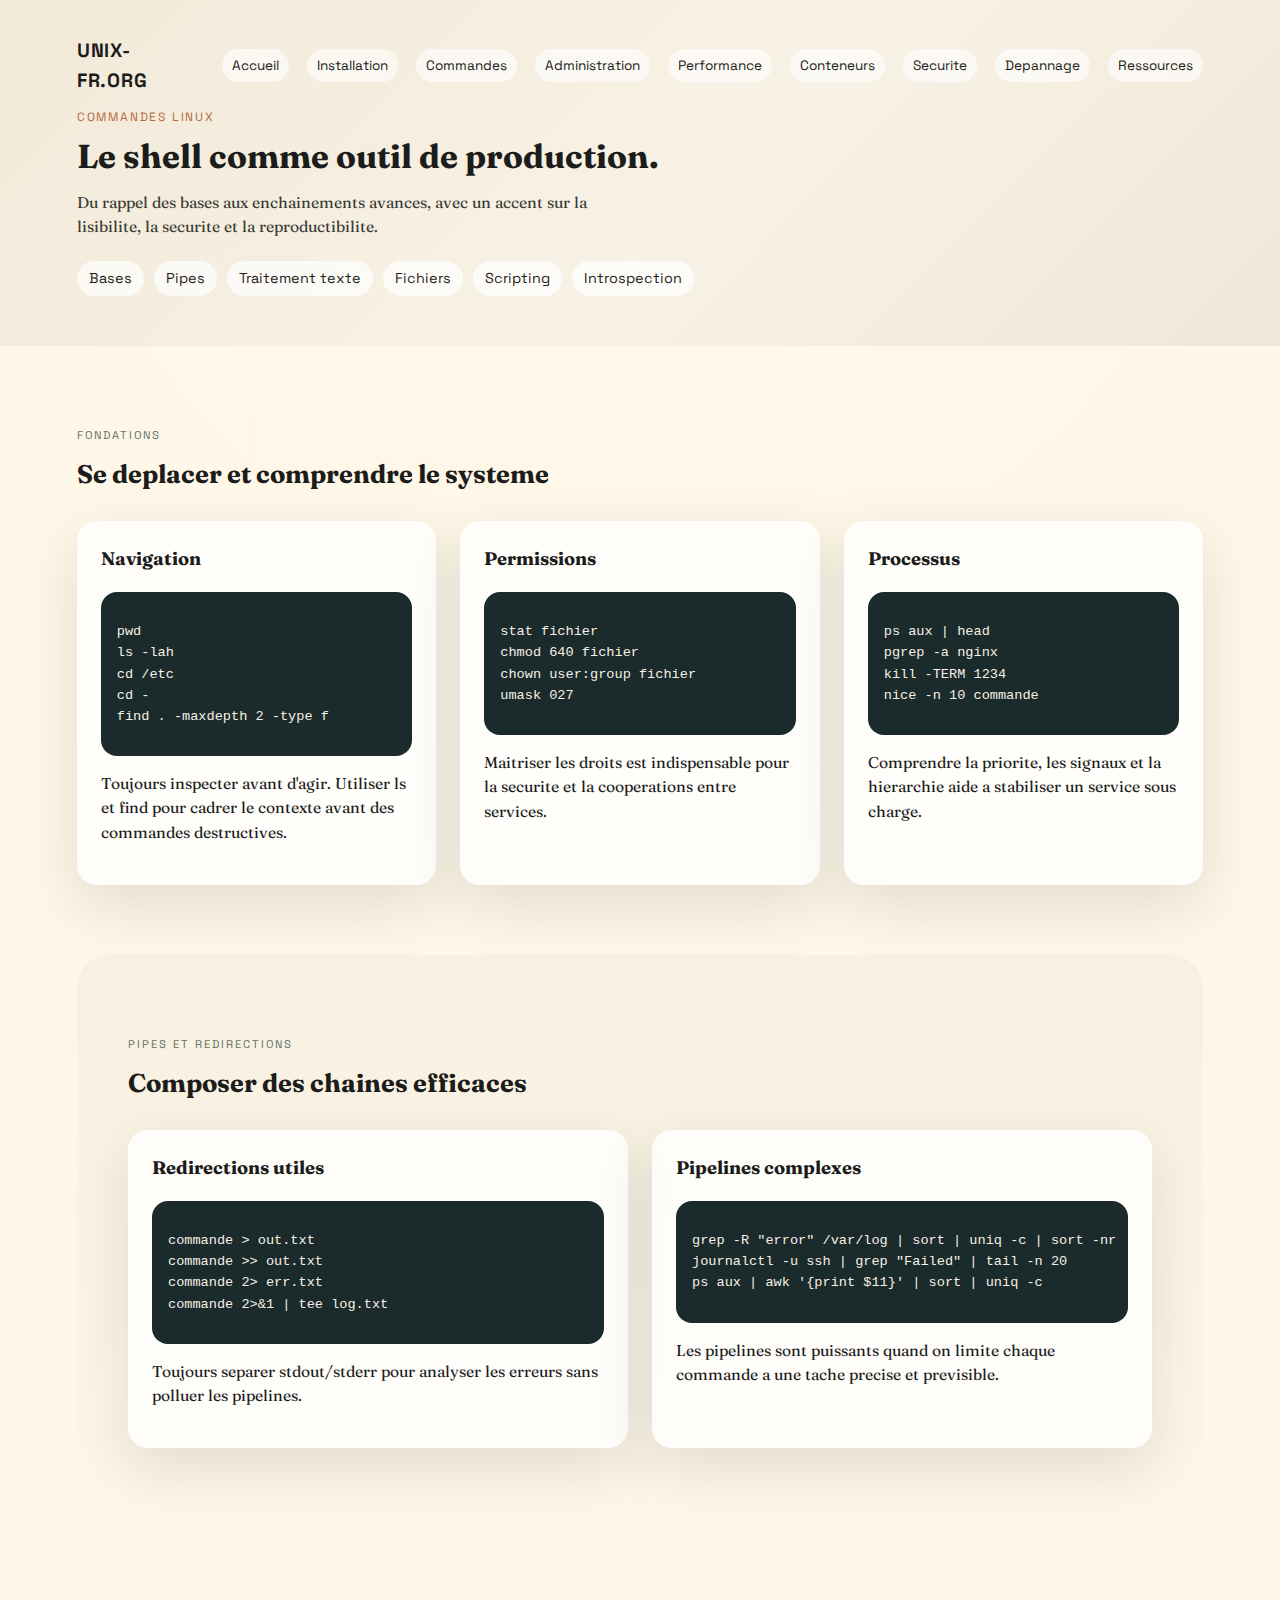
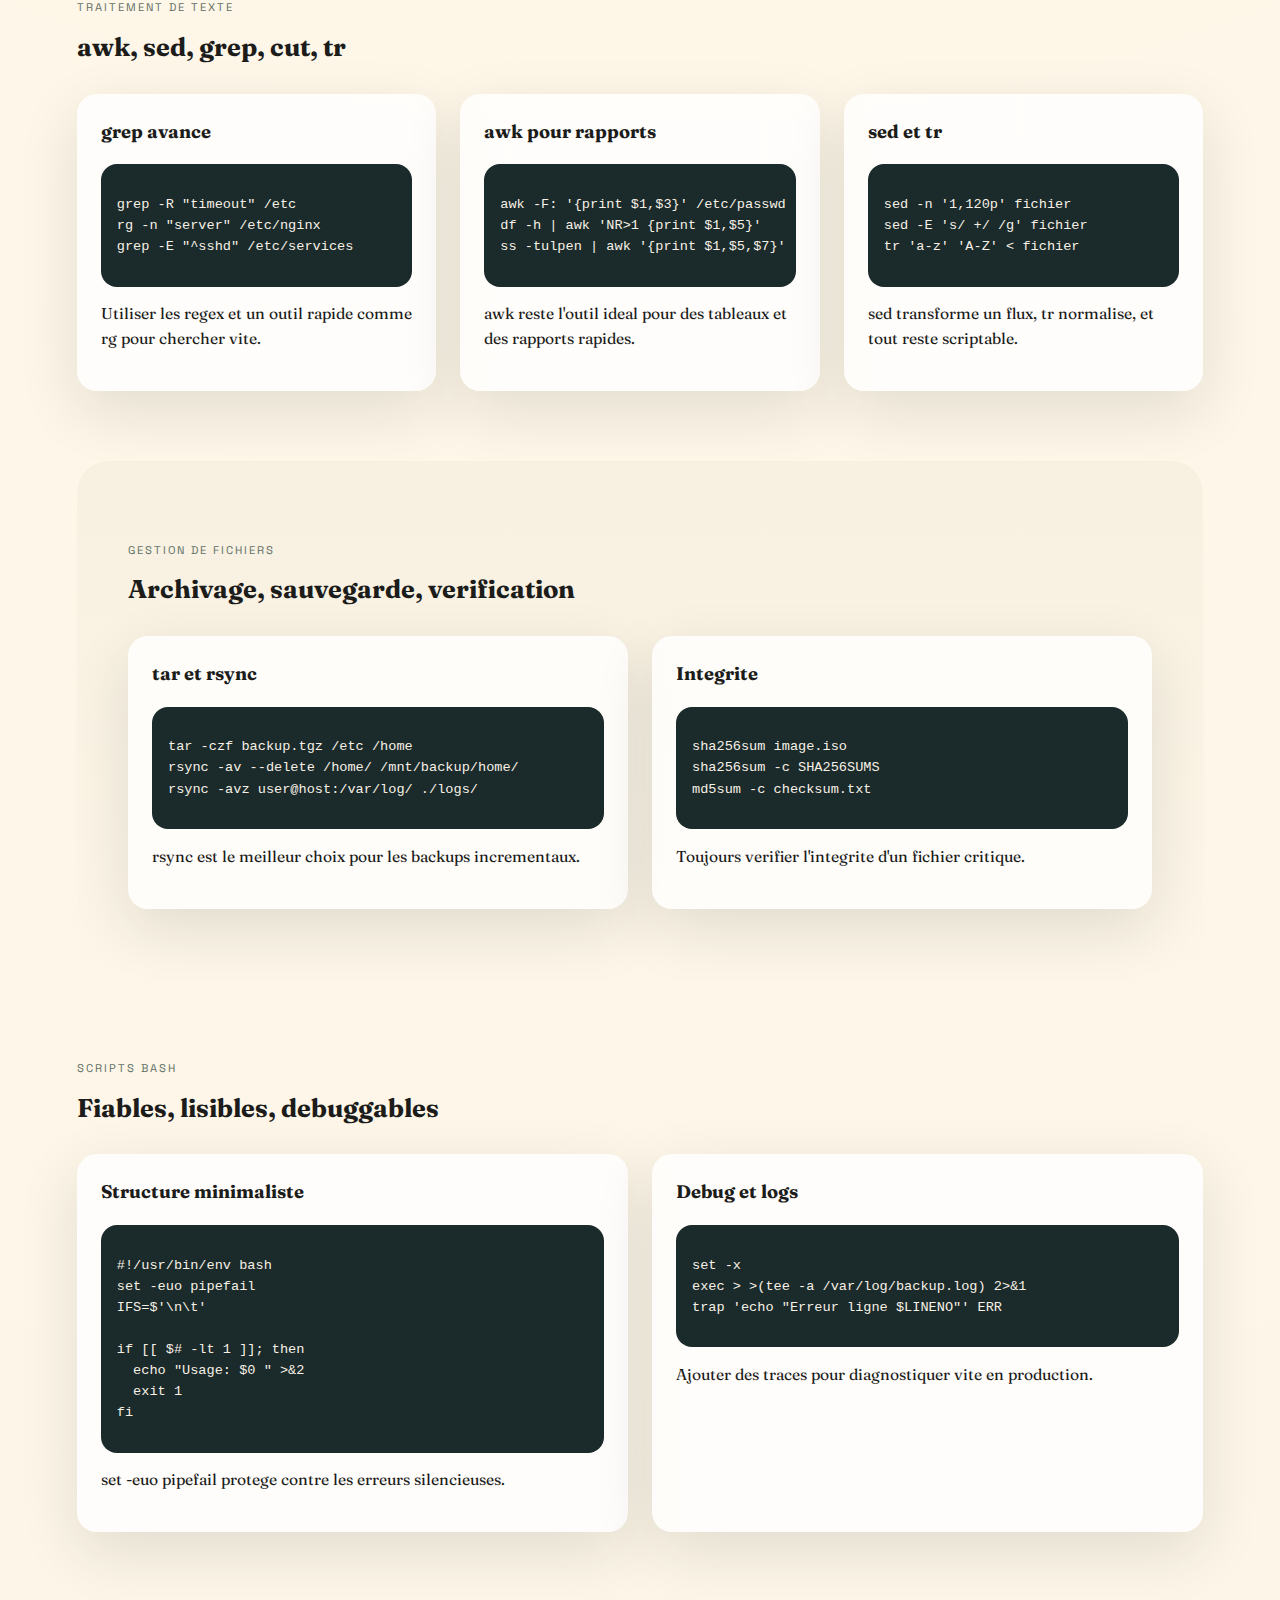
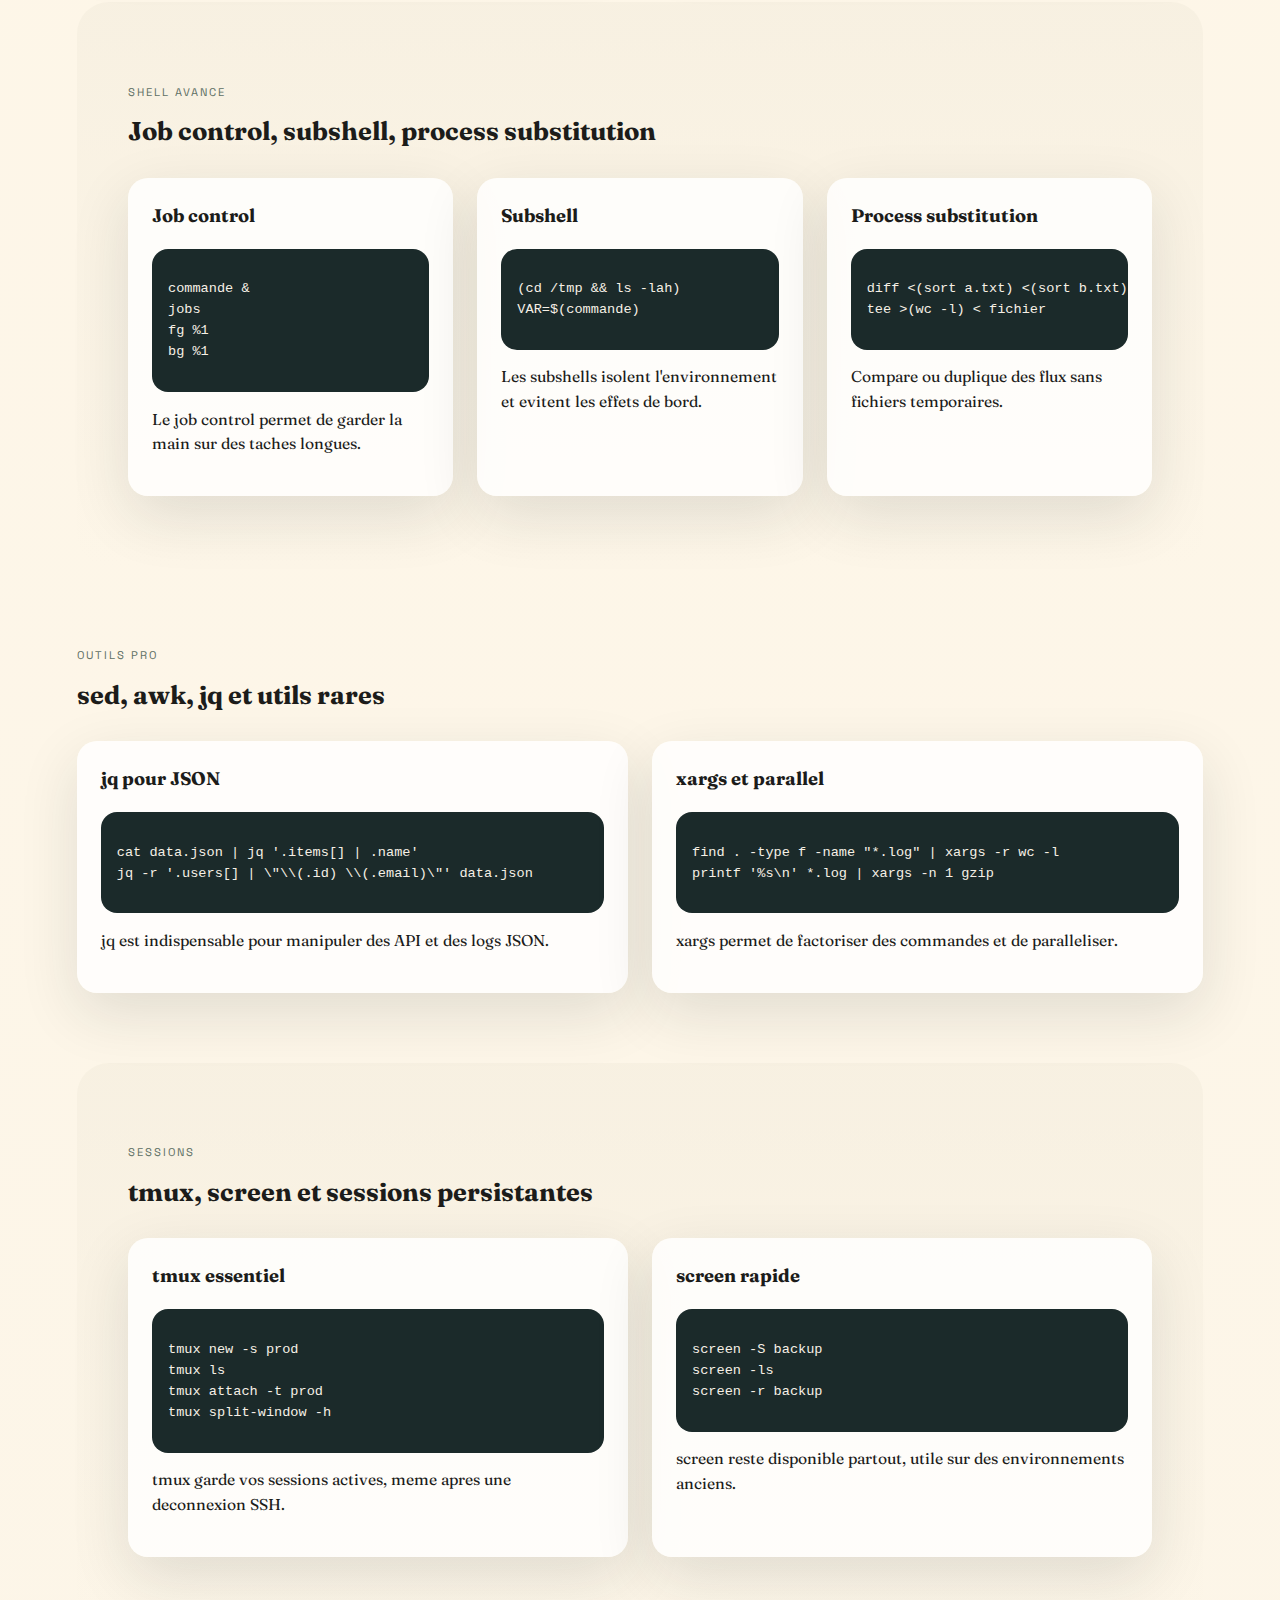
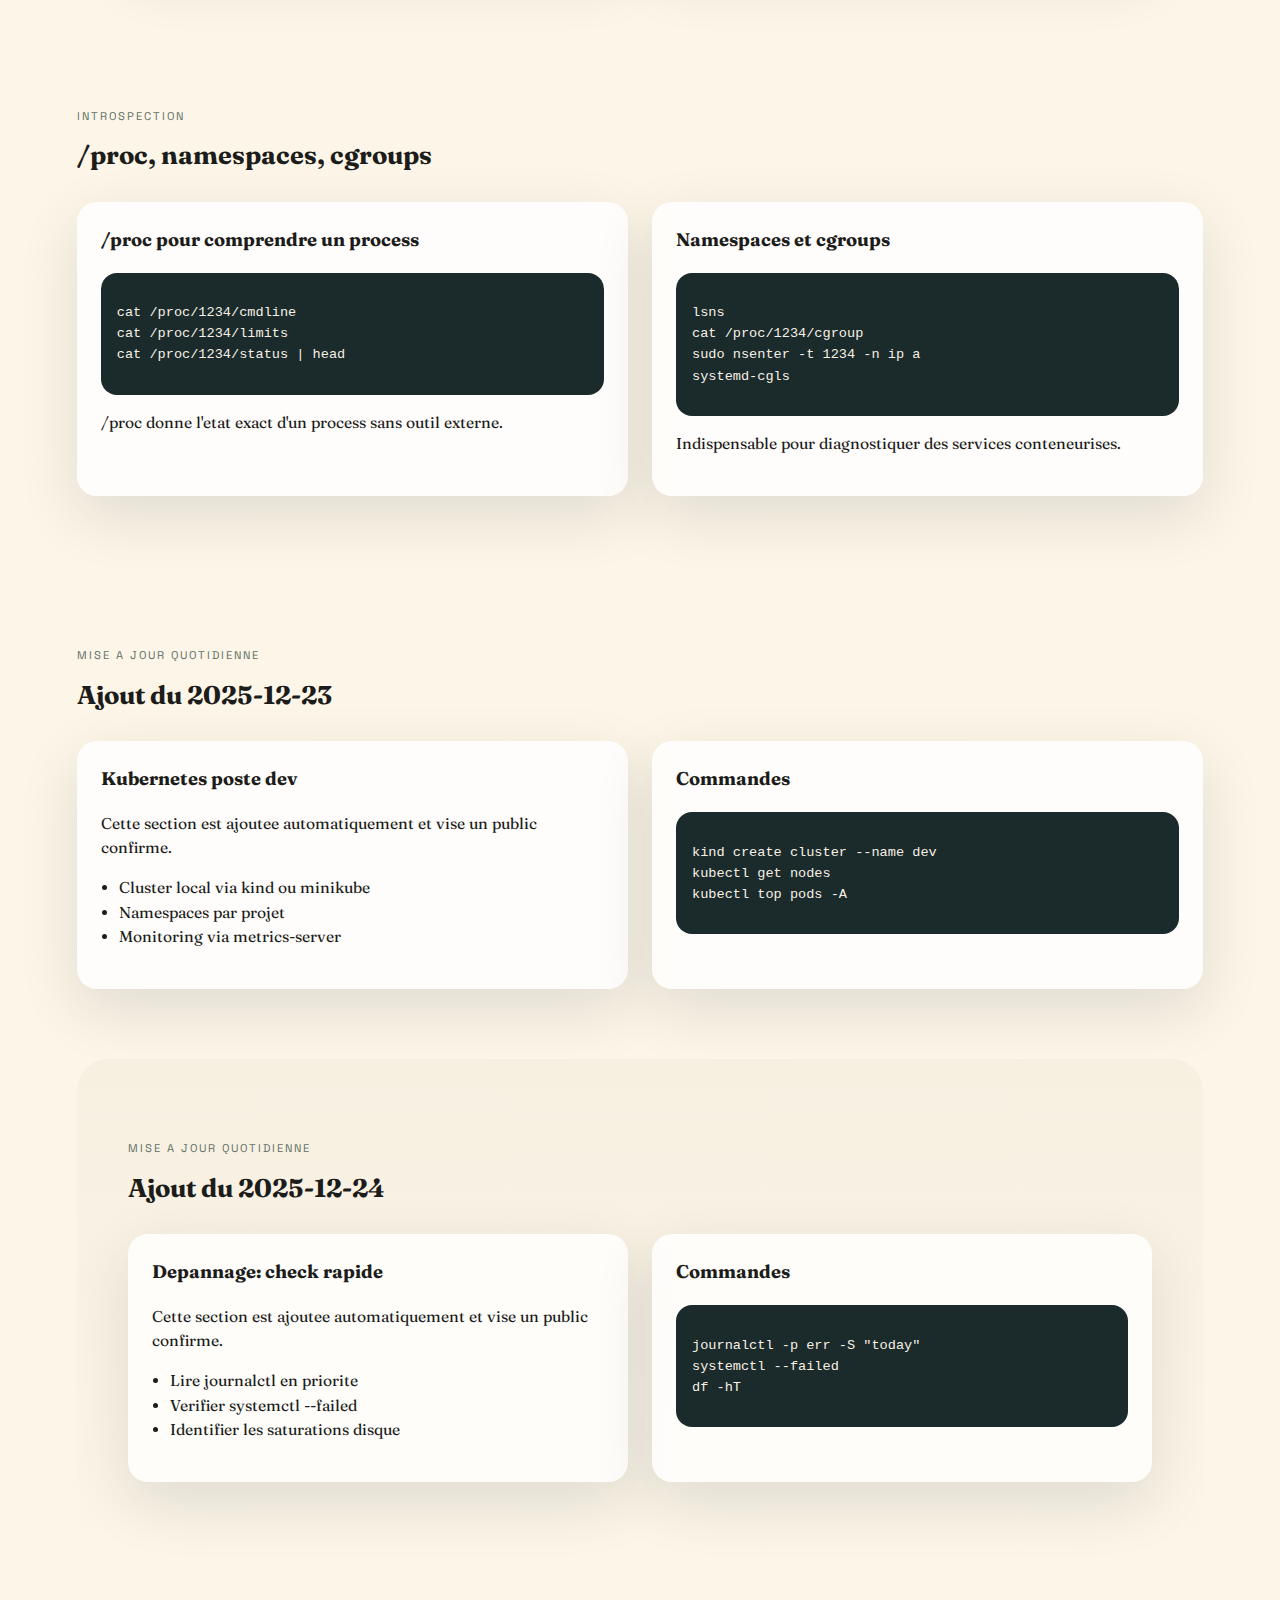
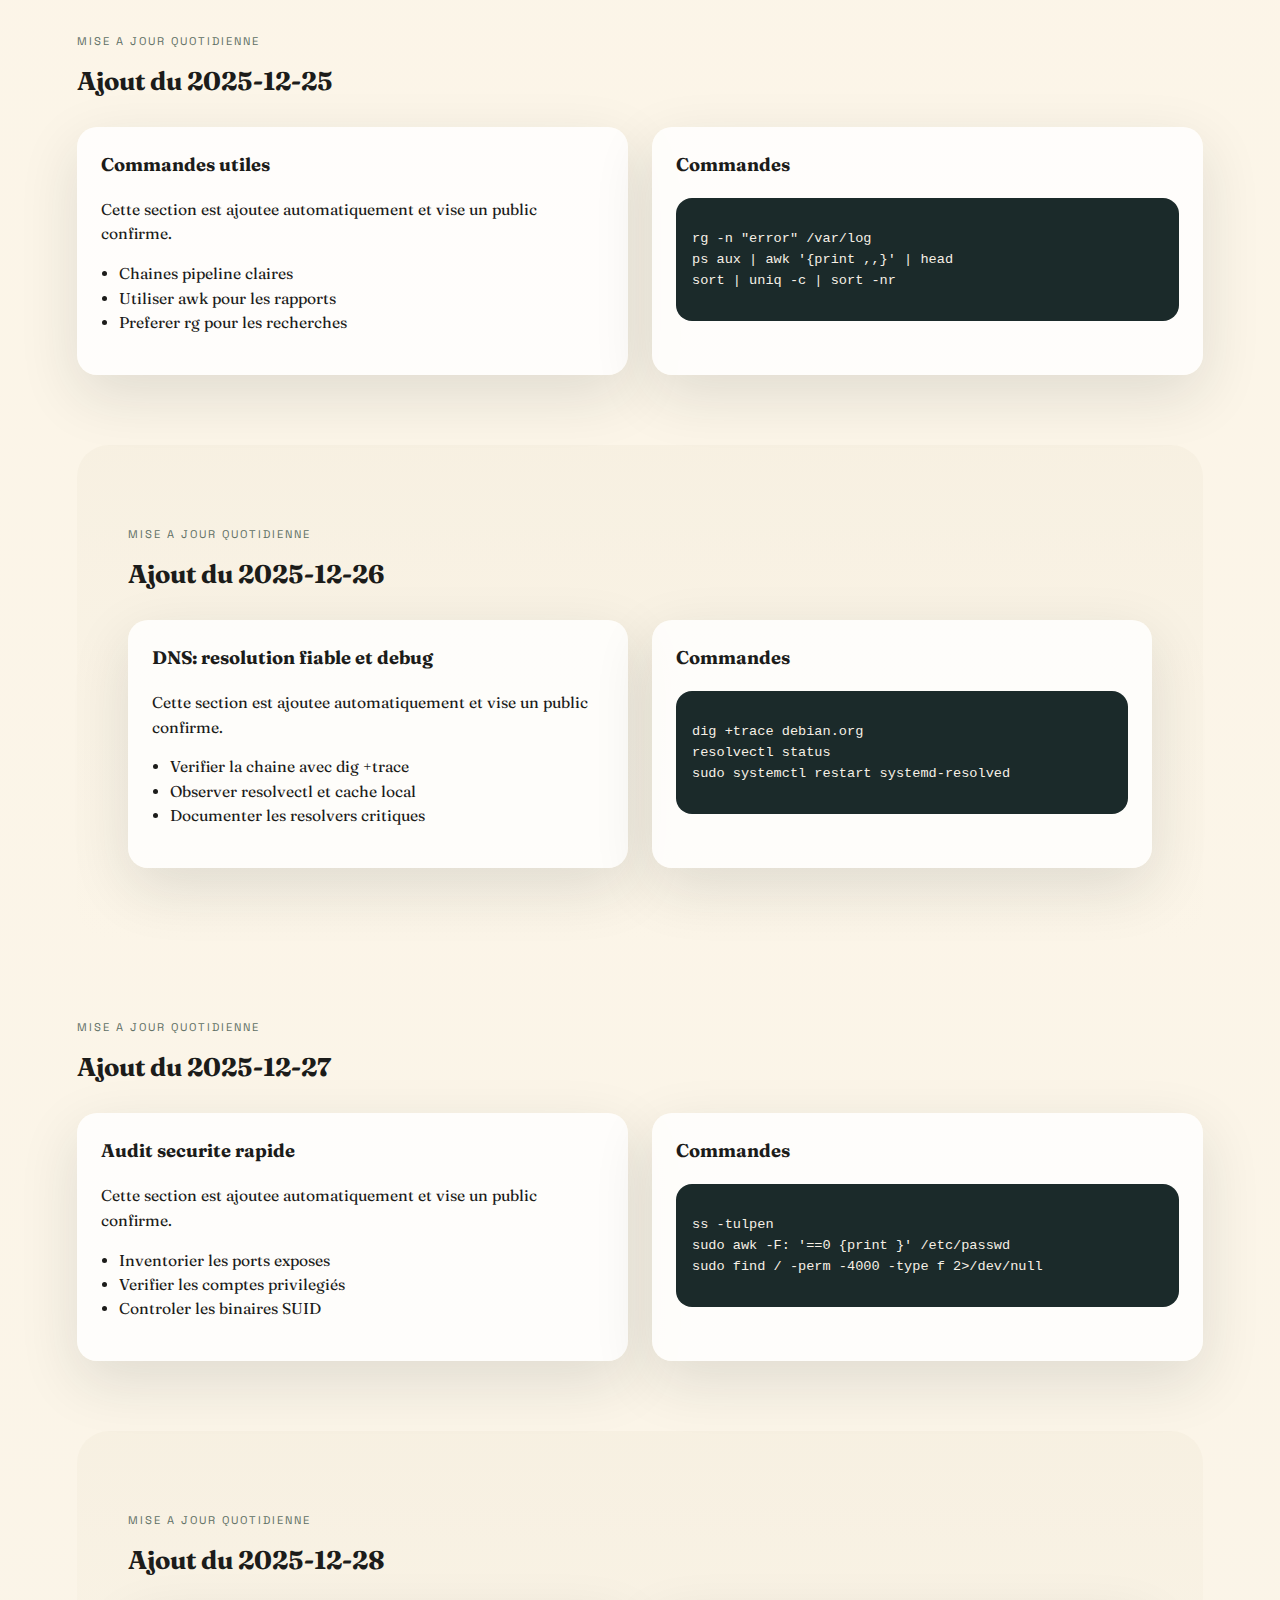
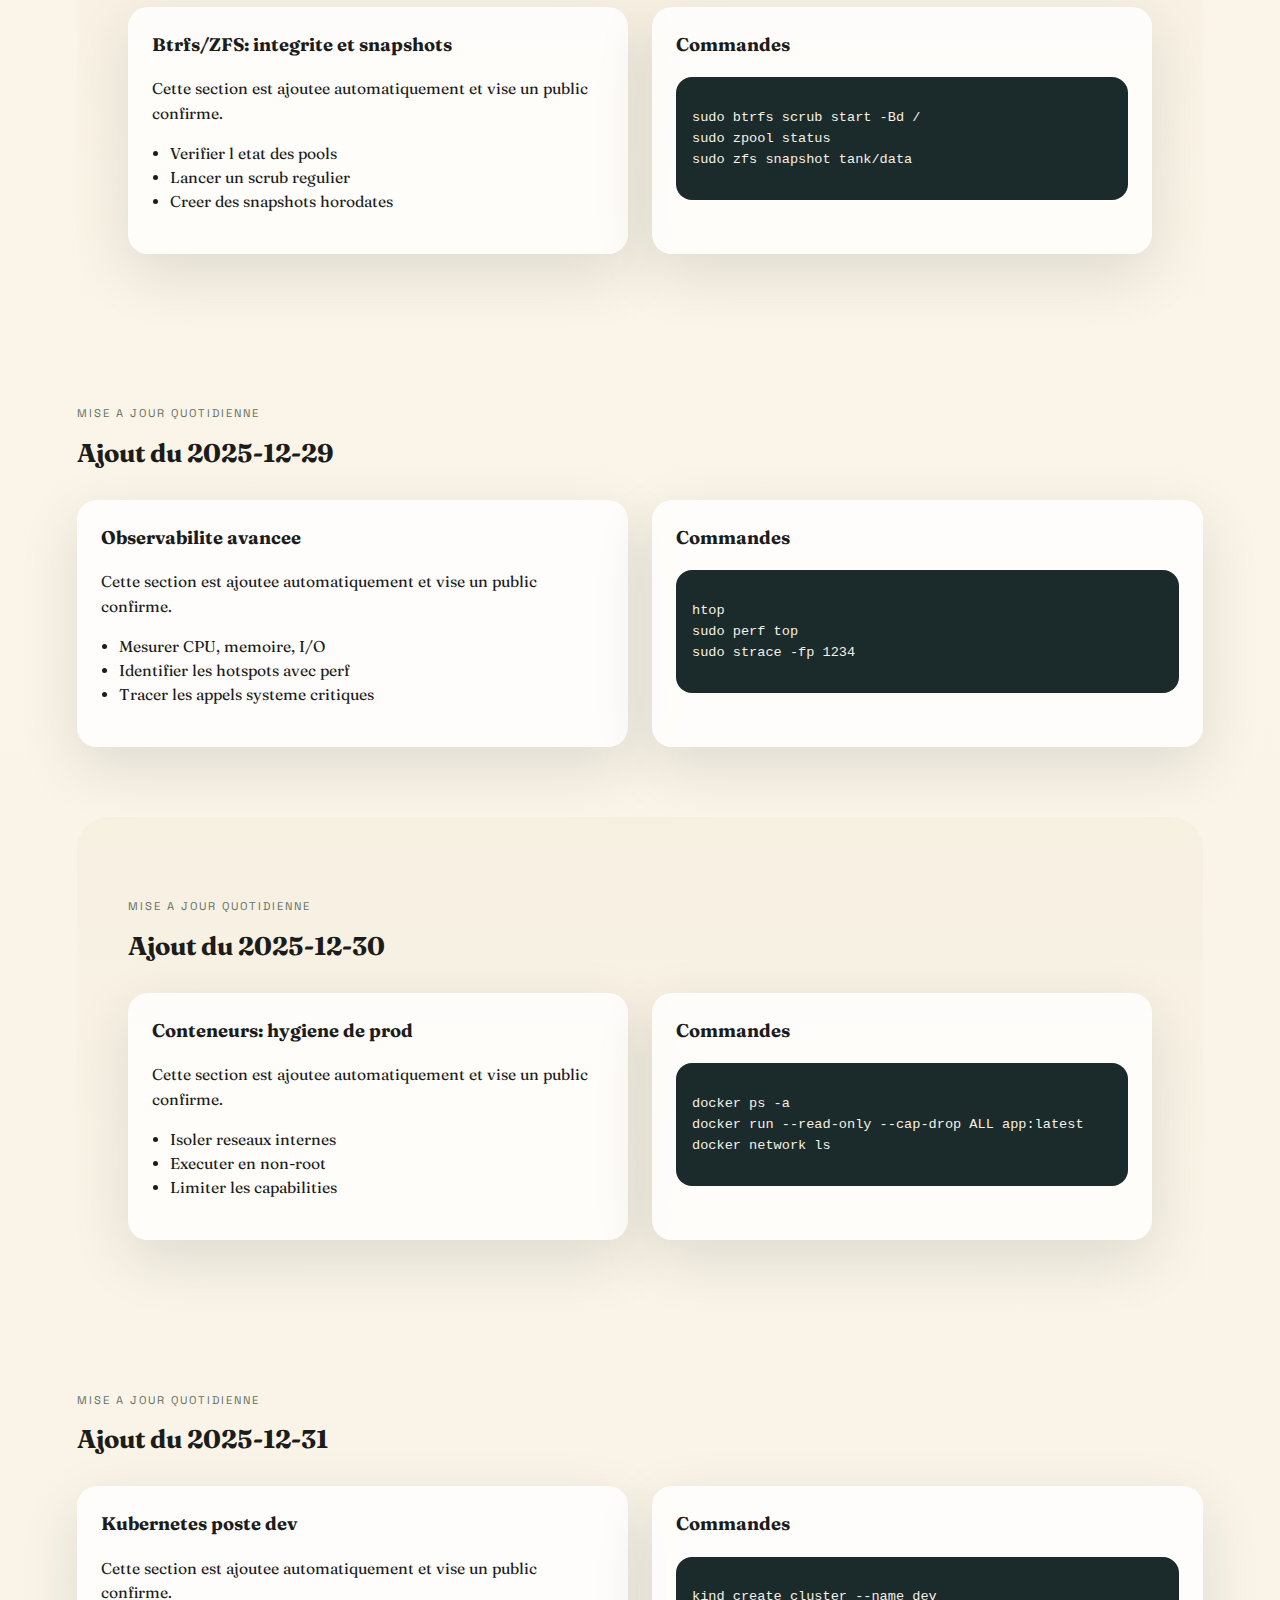
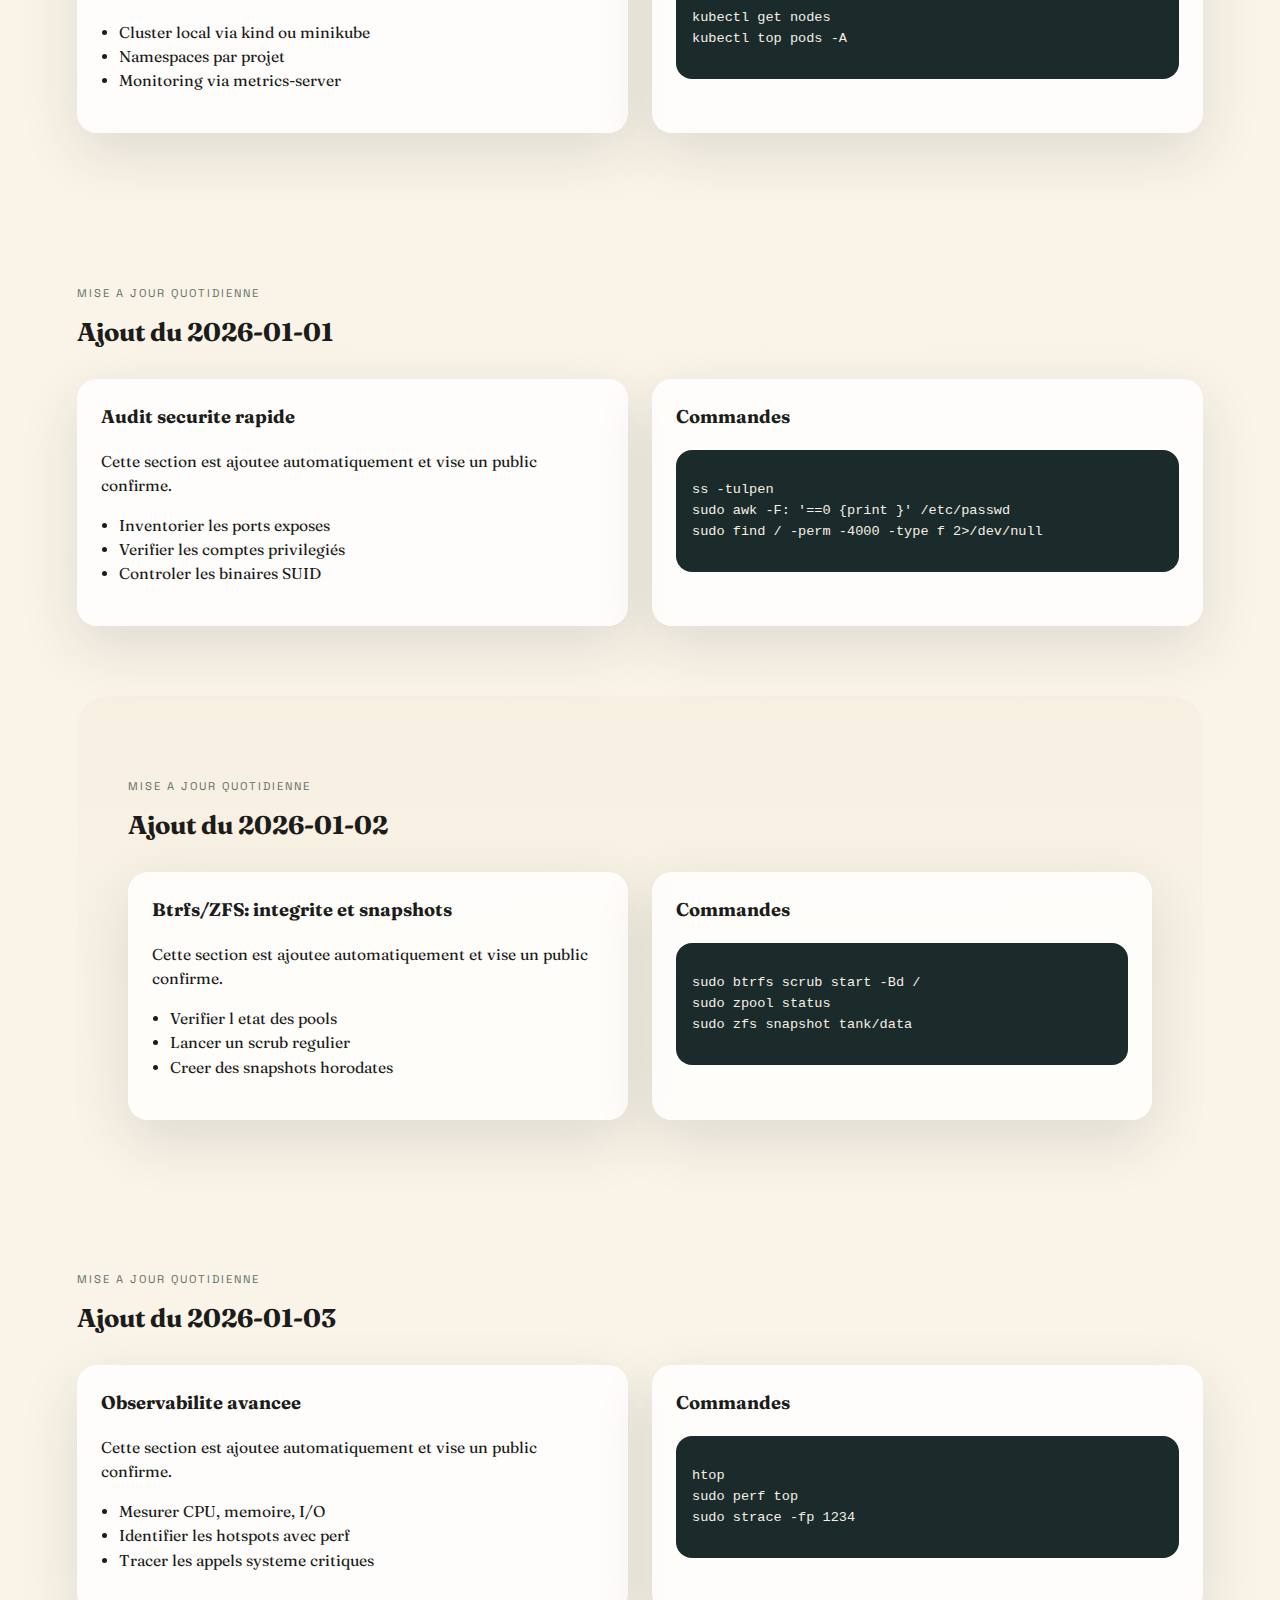
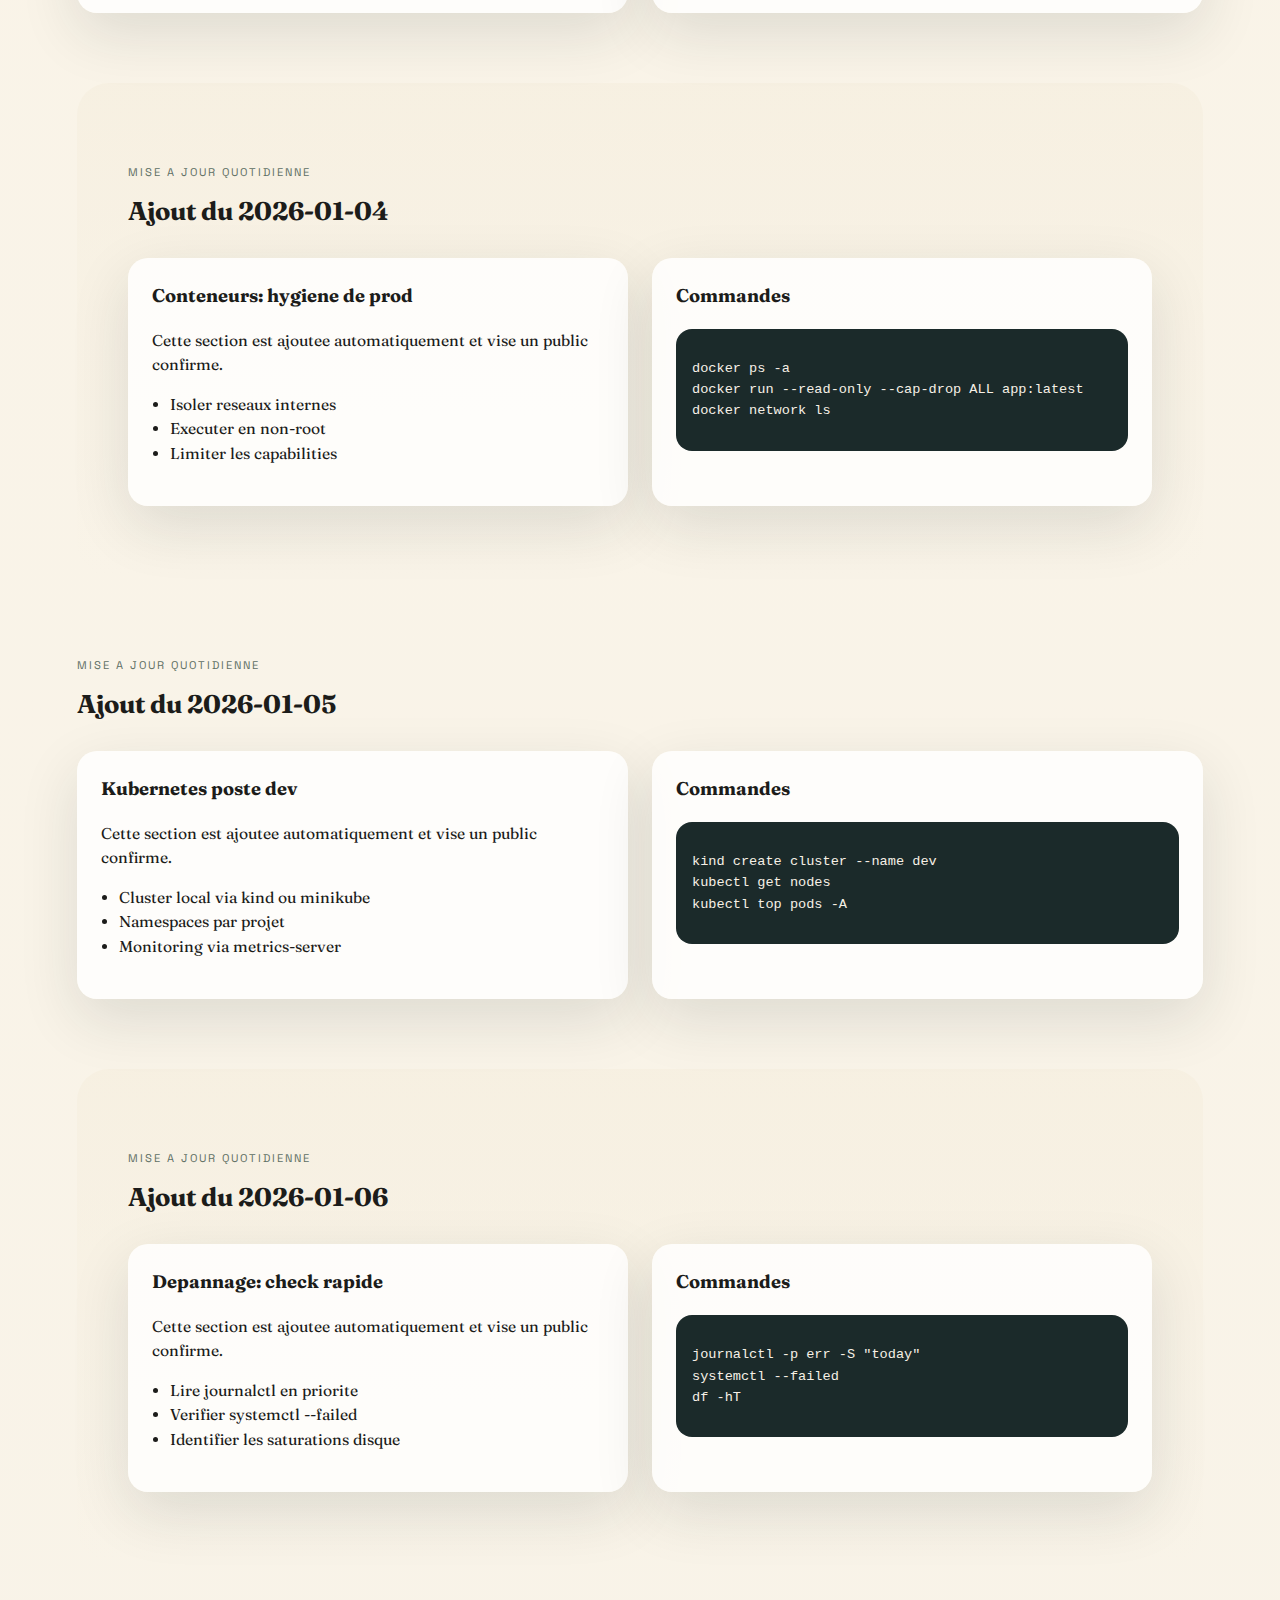
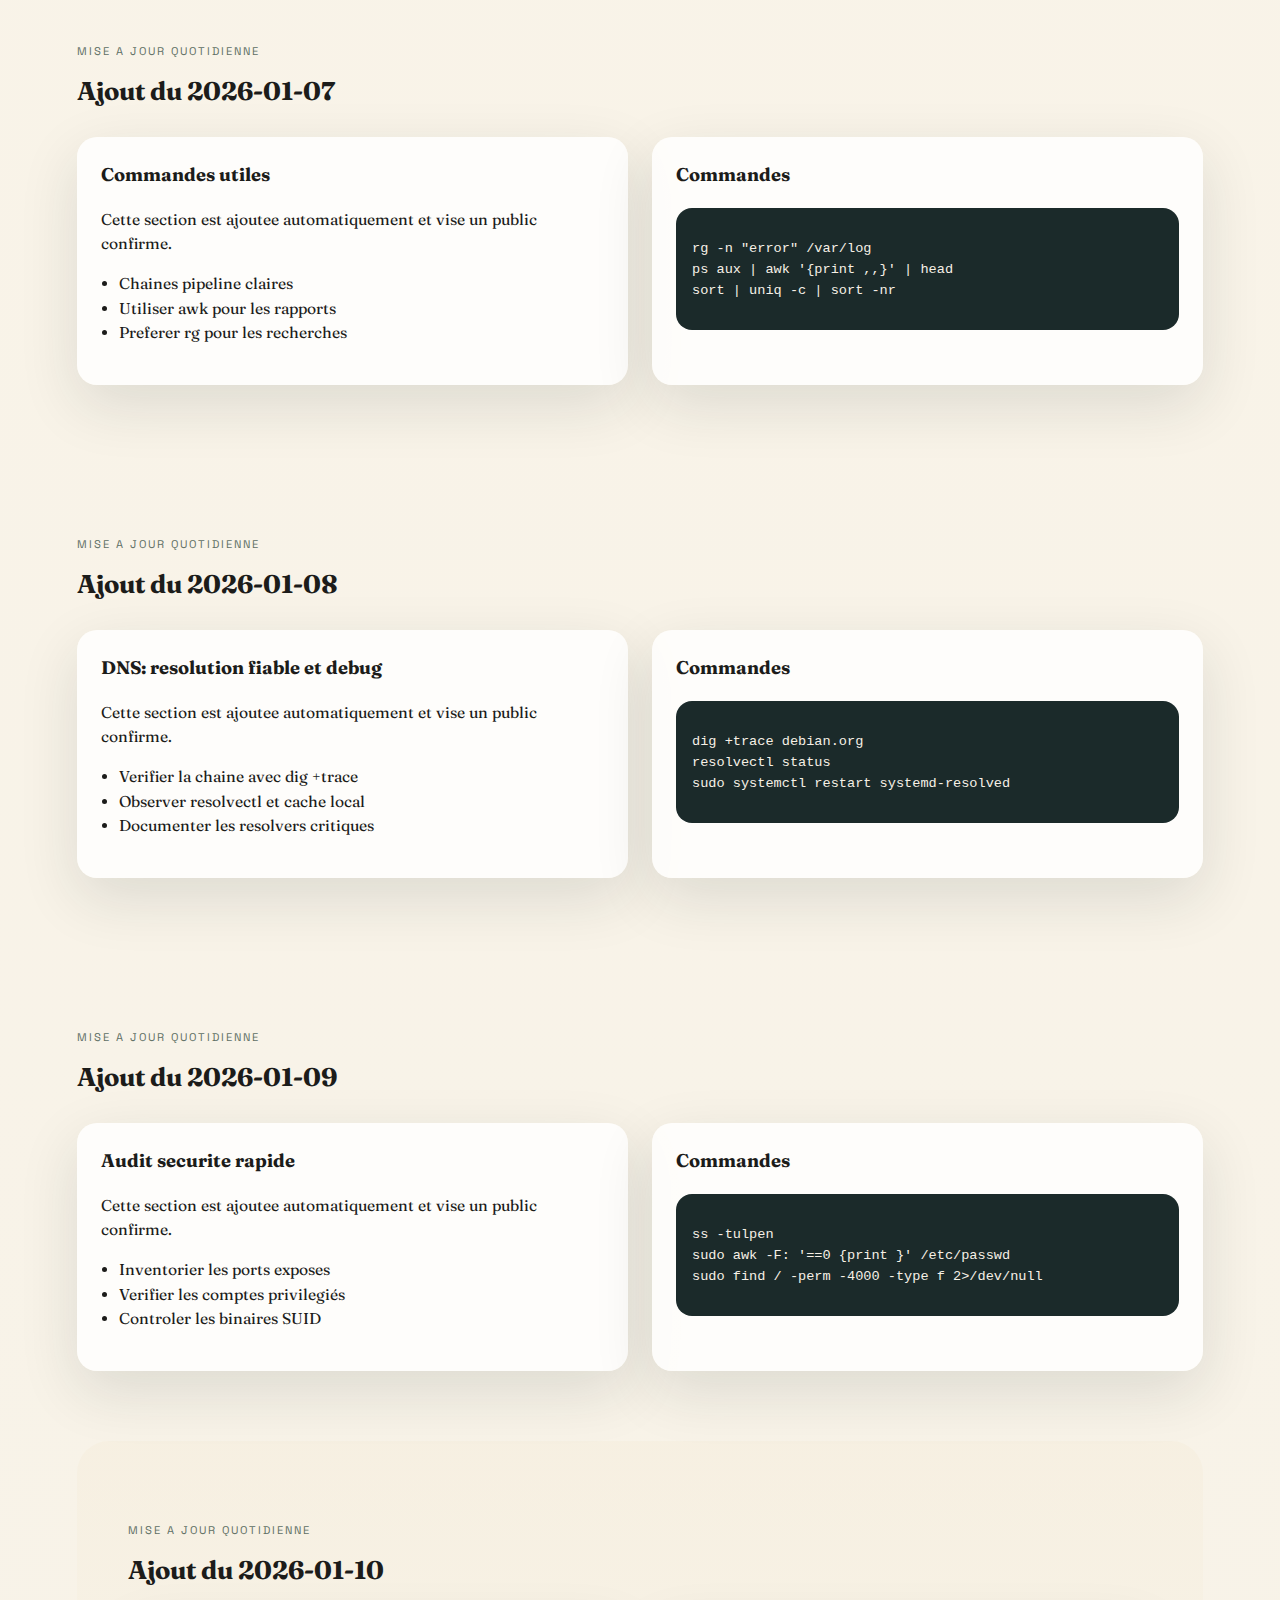
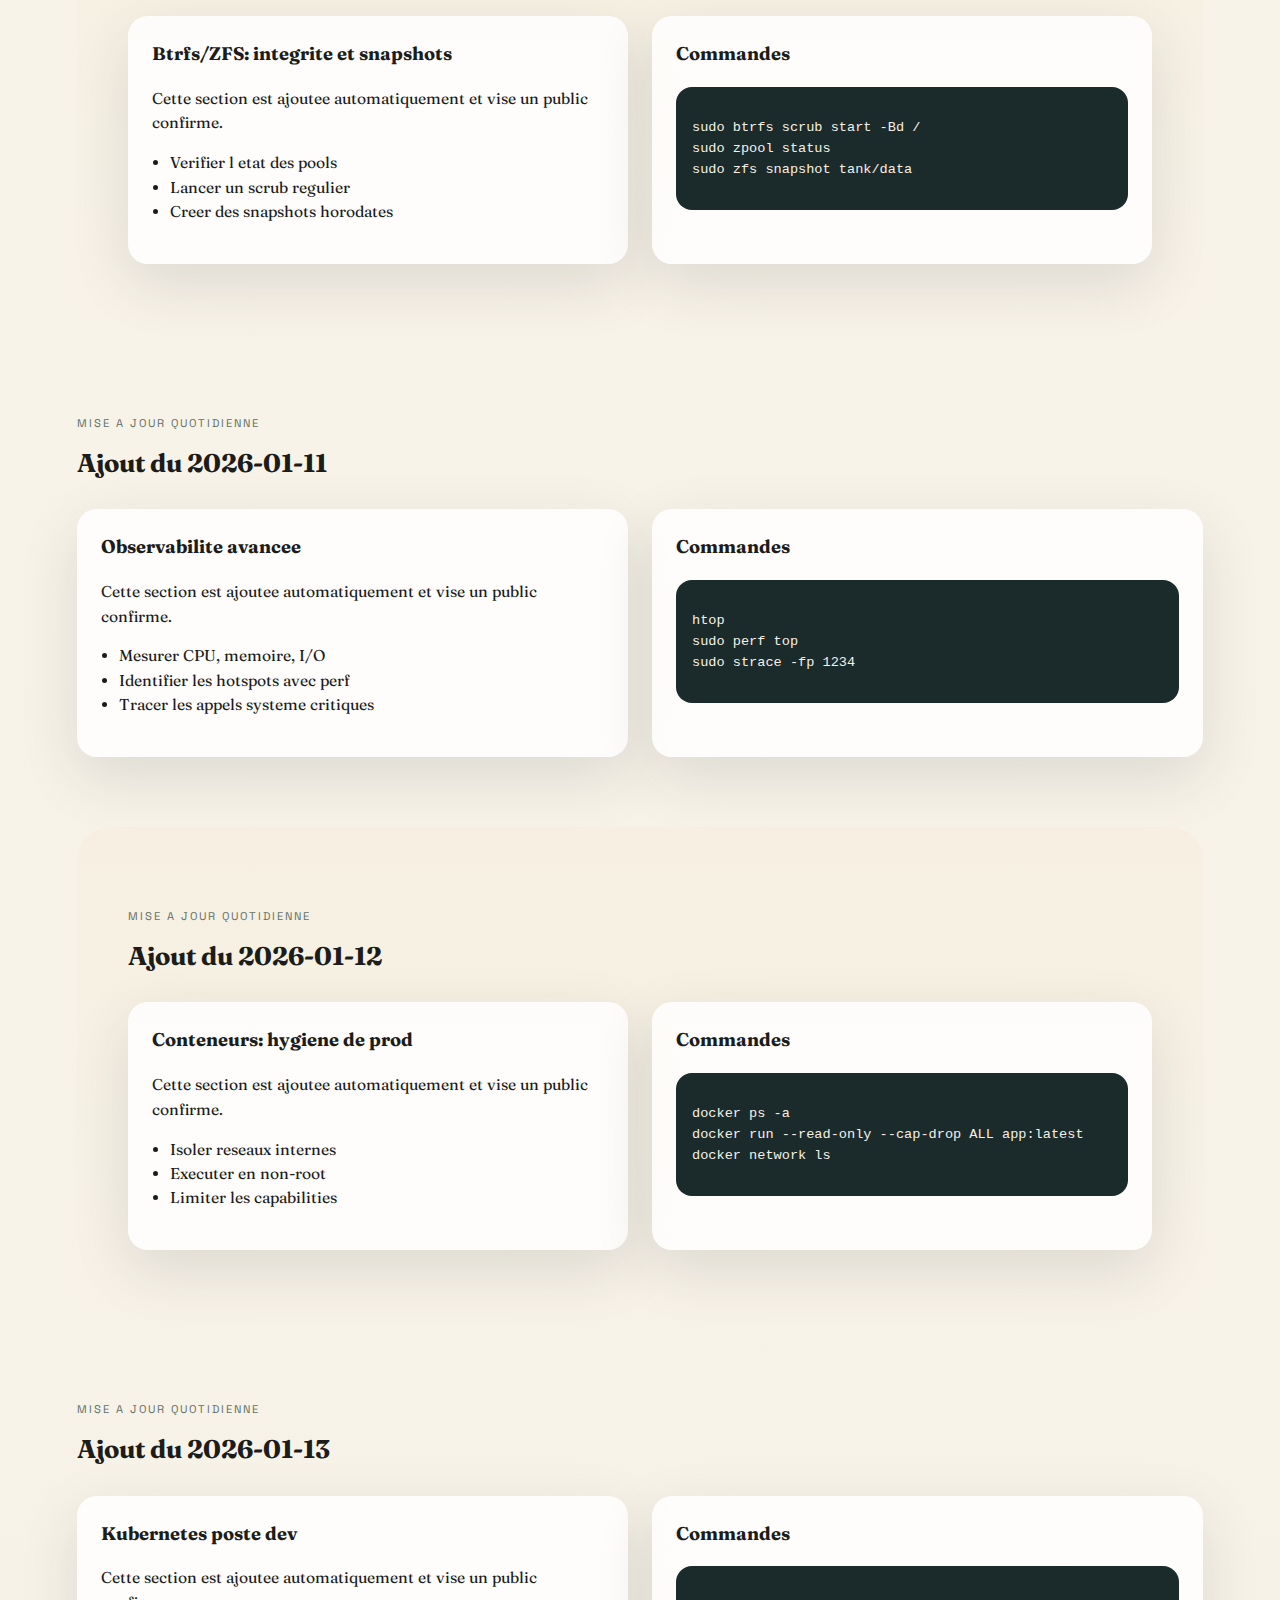
<file: commandes.html>
<!doctype html>
<html lang="fr">
  <head>
    <meta charset="utf-8" />
    <script src="redirect.js"></script>
    <meta name="viewport" content="width=device-width, initial-scale=1" />
    <title>unix-fr.org - Commandes Linux</title>
    <meta
      name="description"
      content="Commandes Linux avancees : shell, pipes, awk, sed, regex, scripts et outils de production."
    />
    <meta name="robots" content="index,follow" />
    <link rel="canonical" href="https://www.unix-fr.org/commandes.html" />
    <meta name="theme-color" content="#0b1110" />
    <meta property="og:site_name" content="unix-fr.org" />
    <meta property="og:title" content="unix-fr.org - Commandes Linux" />
    <meta
      property="og:description"
      content="Commandes Linux avancees : shell, pipes, awk, sed, regex, scripts et outils de production."
    />
    <meta property="og:type" content="website" />
    <meta property="og:url" content="https://www.unix-fr.org/commandes.html" />
    <meta property="og:locale" content="fr_FR" />
    <meta name="twitter:card" content="summary" />
    <meta name="twitter:title" content="unix-fr.org - Commandes Linux" />
    <meta
      name="twitter:description"
      content="Commandes Linux avancees : shell, pipes, awk, sed, regex, scripts et outils de production."
    />
    <link rel="stylesheet" href="styles.css" />
  </head>
  <body>
    <header class="page-hero">
      <nav class="nav">
        <div class="logo">unix-fr.org</div>
        <div class="nav-links">
          <a href="index.html">Accueil</a>
          <a href="installation.html">Installation</a>
          <a href="commandes.html">Commandes</a>
          <a href="administration.html">Administration</a>
          <a href="performance.html">Performance</a>
          <a href="conteneurs.html">Conteneurs</a>
          <a href="securite.html">Securite</a>
          <a href="depannage.html">Depannage</a>
          <a href="ressources.html">Ressources</a>
        </div>
      </nav>
      <div class="hero-text">
        <p class="eyebrow">Commandes Linux</p>
        <h1 class="page-title">Le shell comme outil de production.</h1>
        <p class="lead">
          Du rappel des bases aux enchainements avances, avec un accent sur la
          lisibilite, la securite et la reproductibilite.
        </p>
        <div class="subnav">
          <a href="#bases">Bases</a>
          <a href="#pipes">Pipes</a>
          <a href="#texte">Traitement texte</a>
          <a href="#fichiers">Fichiers</a>
          <a href="#scripting">Scripting</a>
          <a href="#introspection">Introspection</a>
        </div>
      </div>
    </header>

    <main>
      <section id="bases" class="section">
        <div class="section-title">
          <p>Fondations</p>
          <h2>Se deplacer et comprendre le systeme</h2>
        </div>
        <div class="grid three">
          <article class="card">
            <h3>Navigation</h3>
            <div class="code-block">
              <pre><code>pwd
ls -lah
cd /etc
cd -
find . -maxdepth 2 -type f</code></pre>
            </div>
            <p>
              Toujours inspecter avant d'agir. Utiliser ls et find pour cadrer
              le contexte avant des commandes destructives.
            </p>
          </article>
          <article class="card">
            <h3>Permissions</h3>
            <div class="code-block">
              <pre><code>stat fichier
chmod 640 fichier
chown user:group fichier
umask 027</code></pre>
            </div>
            <p>
              Maitriser les droits est indispensable pour la securite et la
              cooperations entre services.
            </p>
          </article>
          <article class="card">
            <h3>Processus</h3>
            <div class="code-block">
              <pre><code>ps aux | head
pgrep -a nginx
kill -TERM 1234
nice -n 10 commande</code></pre>
            </div>
            <p>
              Comprendre la priorite, les signaux et la hierarchie aide a
              stabiliser un service sous charge.
            </p>
          </article>
        </div>
      </section>

      <section id="pipes" class="section alt">
        <div class="section-title">
          <p>Pipes et redirections</p>
          <h2>Composer des chaines efficaces</h2>
        </div>
        <div class="grid two">
          <article class="card">
            <h3>Redirections utiles</h3>
            <div class="code-block">
              <pre><code>commande > out.txt
commande >> out.txt
commande 2> err.txt
commande 2>&1 | tee log.txt</code></pre>
            </div>
            <p>
              Toujours separer stdout/stderr pour analyser les erreurs sans
              polluer les pipelines.
            </p>
          </article>
          <article class="card">
            <h3>Pipelines complexes</h3>
            <div class="code-block">
              <pre><code>grep -R "error" /var/log | sort | uniq -c | sort -nr
journalctl -u ssh | grep "Failed" | tail -n 20
ps aux | awk '{print $11}' | sort | uniq -c</code></pre>
            </div>
            <p>
              Les pipelines sont puissants quand on limite chaque commande a une
              tache precise et previsible.
            </p>
          </article>
        </div>
      </section>

      <section id="texte" class="section">
        <div class="section-title">
          <p>Traitement de texte</p>
          <h2>awk, sed, grep, cut, tr</h2>
        </div>
        <div class="grid three">
          <article class="card">
            <h3>grep avance</h3>
            <div class="code-block">
              <pre><code>grep -R "timeout" /etc
rg -n "server" /etc/nginx
grep -E "^sshd" /etc/services</code></pre>
            </div>
            <p>
              Utiliser les regex et un outil rapide comme rg pour chercher vite.
            </p>
          </article>
          <article class="card">
            <h3>awk pour rapports</h3>
            <div class="code-block">
              <pre><code>awk -F: '{print $1,$3}' /etc/passwd
df -h | awk 'NR>1 {print $1,$5}'
ss -tulpen | awk '{print $1,$5,$7}'</code></pre>
            </div>
            <p>
              awk reste l'outil ideal pour des tableaux et des rapports rapides.
            </p>
          </article>
          <article class="card">
            <h3>sed et tr</h3>
            <div class="code-block">
              <pre><code>sed -n '1,120p' fichier
sed -E 's/ +/ /g' fichier
tr 'a-z' 'A-Z' < fichier</code></pre>
            </div>
            <p>
              sed transforme un flux, tr normalise, et tout reste scriptable.
            </p>
          </article>
        </div>
      </section>

      <section id="fichiers" class="section alt">
        <div class="section-title">
          <p>Gestion de fichiers</p>
          <h2>Archivage, sauvegarde, verification</h2>
        </div>
        <div class="grid two">
          <article class="card">
            <h3>tar et rsync</h3>
            <div class="code-block">
              <pre><code>tar -czf backup.tgz /etc /home
rsync -av --delete /home/ /mnt/backup/home/
rsync -avz user@host:/var/log/ ./logs/</code></pre>
            </div>
            <p>
              rsync est le meilleur choix pour les backups incrementaux.
            </p>
          </article>
          <article class="card">
            <h3>Integrite</h3>
            <div class="code-block">
              <pre><code>sha256sum image.iso
sha256sum -c SHA256SUMS
md5sum -c checksum.txt</code></pre>
            </div>
            <p>
              Toujours verifier l'integrite d'un fichier critique.
            </p>
          </article>
        </div>
      </section>

      <section id="scripting" class="section">
        <div class="section-title">
          <p>Scripts Bash</p>
          <h2>Fiables, lisibles, debuggables</h2>
        </div>
        <div class="grid two">
          <article class="card">
            <h3>Structure minimaliste</h3>
            <div class="code-block">
              <pre><code>#!/usr/bin/env bash
set -euo pipefail
IFS=$'\n\t'

if [[ $# -lt 1 ]]; then
  echo "Usage: $0 <fichier>" >&2
  exit 1
fi</code></pre>
            </div>
            <p>
              set -euo pipefail protege contre les erreurs silencieuses.
            </p>
          </article>
          <article class="card">
            <h3>Debug et logs</h3>
            <div class="code-block">
              <pre><code>set -x
exec > >(tee -a /var/log/backup.log) 2>&1
trap 'echo "Erreur ligne $LINENO"' ERR</code></pre>
            </div>
            <p>
              Ajouter des traces pour diagnostiquer vite en production.
            </p>
          </article>
        </div>
      </section>

      <section id="shell-avance" class="section alt">
        <div class="section-title">
          <p>Shell avance</p>
          <h2>Job control, subshell, process substitution</h2>
        </div>
        <div class="grid three">
          <article class="card">
            <h3>Job control</h3>
            <div class="code-block">
              <pre><code>commande &
jobs
fg %1
bg %1</code></pre>
            </div>
            <p>
              Le job control permet de garder la main sur des taches longues.
            </p>
          </article>
          <article class="card">
            <h3>Subshell</h3>
            <div class="code-block">
              <pre><code>(cd /tmp && ls -lah)
VAR=$(commande)</code></pre>
            </div>
            <p>
              Les subshells isolent l'environnement et evitent les effets de bord.
            </p>
          </article>
          <article class="card">
            <h3>Process substitution</h3>
            <div class="code-block">
              <pre><code>diff <(sort a.txt) <(sort b.txt)
tee >(wc -l) < fichier</code></pre>
            </div>
            <p>
              Compare ou duplique des flux sans fichiers temporaires.
            </p>
          </article>
        </div>
      </section>

      <section id="outils-pro" class="section">
        <div class="section-title">
          <p>Outils pro</p>
          <h2>sed, awk, jq et utils rares</h2>
        </div>
        <div class="grid two">
          <article class="card">
            <h3>jq pour JSON</h3>
            <div class="code-block">
              <pre><code>cat data.json | jq '.items[] | .name'
jq -r '.users[] | \"\\(.id) \\(.email)\"' data.json</code></pre>
            </div>
            <p>
              jq est indispensable pour manipuler des API et des logs JSON.
            </p>
          </article>
          <article class="card">
            <h3>xargs et parallel</h3>
            <div class="code-block">
              <pre><code>find . -type f -name "*.log" | xargs -r wc -l
printf '%s\n' *.log | xargs -n 1 gzip</code></pre>
            </div>
            <p>
              xargs permet de factoriser des commandes et de paralleliser.
            </p>
          </article>
        </div>
      </section>

      <section id="sessions" class="section alt">
        <div class="section-title">
          <p>Sessions</p>
          <h2>tmux, screen et sessions persistantes</h2>
        </div>
        <div class="grid two">
          <article class="card">
            <h3>tmux essentiel</h3>
            <div class="code-block">
              <pre><code>tmux new -s prod
tmux ls
tmux attach -t prod
tmux split-window -h</code></pre>
            </div>
            <p>
              tmux garde vos sessions actives, meme apres une deconnexion SSH.
            </p>
          </article>
          <article class="card">
            <h3>screen rapide</h3>
            <div class="code-block">
              <pre><code>screen -S backup
screen -ls
screen -r backup</code></pre>
            </div>
            <p>
              screen reste disponible partout, utile sur des environnements anciens.
            </p>
          </article>
        </div>
      </section>

      <section id="introspection" class="section">
        <div class="section-title">
          <p>Introspection</p>
          <h2>/proc, namespaces, cgroups</h2>
        </div>
        <div class="grid two">
          <article class="card">
            <h3>/proc pour comprendre un process</h3>
            <div class="code-block">
              <pre><code>cat /proc/1234/cmdline
cat /proc/1234/limits
cat /proc/1234/status | head</code></pre>
            </div>
            <p>
              /proc donne l'etat exact d'un process sans outil externe.
            </p>
          </article>
          <article class="card">
            <h3>Namespaces et cgroups</h3>
            <div class="code-block">
              <pre><code>lsns
cat /proc/1234/cgroup
sudo nsenter -t 1234 -n ip a
systemd-cgls</code></pre>
            </div>
            <p>
              Indispensable pour diagnostiquer des services conteneurises.
            </p>
          </article>
        </div>
      </section>
          <section id="auto-20251223-kubernetes" class="section">
        <div class="section-title">
          <p>Mise a jour quotidienne</p>
          <h2>Ajout du 2025-12-23</h2>
        </div>
        <div class="grid two">
          <article class="card">
            <h3>Kubernetes poste dev</h3>
            <p>
              Cette section est ajoutee automatiquement et vise un public confirme.
            </p>
            <ul>
              <li>Cluster local via kind ou minikube</li>
              <li>Namespaces par projet</li>
              <li>Monitoring via metrics-server</li>
            </ul>
          </article>
          <article class="card">
            <h3>Commandes</h3>
            <div class="code-block">
              <pre><code>kind create cluster --name dev
kubectl get nodes
kubectl top pods -A</code></pre>
            </div>
          </article>
        </div>
      </section>
          <section id="auto-20251224-depannage" class="section alt">
        <div class="section-title">
          <p>Mise a jour quotidienne</p>
          <h2>Ajout du 2025-12-24</h2>
        </div>
        <div class="grid two">
          <article class="card">
            <h3>Depannage: check rapide</h3>
            <p>
              Cette section est ajoutee automatiquement et vise un public confirme.
            </p>
            <ul>
              <li>Lire journalctl en priorite</li>
              <li>Verifier systemctl --failed</li>
              <li>Identifier les saturations disque</li>
            </ul>
          </article>
          <article class="card">
            <h3>Commandes</h3>
            <div class="code-block">
              <pre><code>journalctl -p err -S "today"
systemctl --failed
df -hT</code></pre>
            </div>
          </article>
        </div>
      </section>
          <section id="auto-20251225-commandes" class="section">
        <div class="section-title">
          <p>Mise a jour quotidienne</p>
          <h2>Ajout du 2025-12-25</h2>
        </div>
        <div class="grid two">
          <article class="card">
            <h3>Commandes utiles</h3>
            <p>
              Cette section est ajoutee automatiquement et vise un public confirme.
            </p>
            <ul>
              <li>Chaines pipeline claires</li>
              <li>Utiliser awk pour les rapports</li>
              <li>Preferer rg pour les recherches</li>
            </ul>
          </article>
          <article class="card">
            <h3>Commandes</h3>
            <div class="code-block">
              <pre><code>rg -n "error" /var/log
ps aux | awk '{print ,,}' | head
sort | uniq -c | sort -nr</code></pre>
            </div>
          </article>
        </div>
      </section>
          <section id="auto-20251226-dns" class="section alt">
        <div class="section-title">
          <p>Mise a jour quotidienne</p>
          <h2>Ajout du 2025-12-26</h2>
        </div>
        <div class="grid two">
          <article class="card">
            <h3>DNS: resolution fiable et debug</h3>
            <p>
              Cette section est ajoutee automatiquement et vise un public confirme.
            </p>
            <ul>
              <li>Verifier la chaine avec dig +trace</li>
              <li>Observer resolvectl et cache local</li>
              <li>Documenter les resolvers critiques</li>
            </ul>
          </article>
          <article class="card">
            <h3>Commandes</h3>
            <div class="code-block">
              <pre><code>dig +trace debian.org
resolvectl status
sudo systemctl restart systemd-resolved</code></pre>
            </div>
          </article>
        </div>
      </section>
          <section id="auto-20251227-securite" class="section">
        <div class="section-title">
          <p>Mise a jour quotidienne</p>
          <h2>Ajout du 2025-12-27</h2>
        </div>
        <div class="grid two">
          <article class="card">
            <h3>Audit securite rapide</h3>
            <p>
              Cette section est ajoutee automatiquement et vise un public confirme.
            </p>
            <ul>
              <li>Inventorier les ports exposes</li>
              <li>Verifier les comptes privilegiés</li>
              <li>Controler les binaires SUID</li>
            </ul>
          </article>
          <article class="card">
            <h3>Commandes</h3>
            <div class="code-block">
              <pre><code>ss -tulpen
sudo awk -F: '==0 {print }' /etc/passwd
sudo find / -perm -4000 -type f 2>/dev/null</code></pre>
            </div>
          </article>
        </div>
      </section>
          <section id="auto-20251228-stockage" class="section alt">
        <div class="section-title">
          <p>Mise a jour quotidienne</p>
          <h2>Ajout du 2025-12-28</h2>
        </div>
        <div class="grid two">
          <article class="card">
            <h3>Btrfs/ZFS: integrite et snapshots</h3>
            <p>
              Cette section est ajoutee automatiquement et vise un public confirme.
            </p>
            <ul>
              <li>Verifier l etat des pools</li>
              <li>Lancer un scrub regulier</li>
              <li>Creer des snapshots horodates</li>
            </ul>
          </article>
          <article class="card">
            <h3>Commandes</h3>
            <div class="code-block">
              <pre><code>sudo btrfs scrub start -Bd /
sudo zpool status
sudo zfs snapshot tank/data</code></pre>
            </div>
          </article>
        </div>
      </section>
          <section id="auto-20251229-performance" class="section">
        <div class="section-title">
          <p>Mise a jour quotidienne</p>
          <h2>Ajout du 2025-12-29</h2>
        </div>
        <div class="grid two">
          <article class="card">
            <h3>Observabilite avancee</h3>
            <p>
              Cette section est ajoutee automatiquement et vise un public confirme.
            </p>
            <ul>
              <li>Mesurer CPU, memoire, I/O</li>
              <li>Identifier les hotspots avec perf</li>
              <li>Tracer les appels systeme critiques</li>
            </ul>
          </article>
          <article class="card">
            <h3>Commandes</h3>
            <div class="code-block">
              <pre><code>htop
sudo perf top
sudo strace -fp 1234</code></pre>
            </div>
          </article>
        </div>
      </section>
          <section id="auto-20251230-conteneurs" class="section alt">
        <div class="section-title">
          <p>Mise a jour quotidienne</p>
          <h2>Ajout du 2025-12-30</h2>
        </div>
        <div class="grid two">
          <article class="card">
            <h3>Conteneurs: hygiene de prod</h3>
            <p>
              Cette section est ajoutee automatiquement et vise un public confirme.
            </p>
            <ul>
              <li>Isoler reseaux internes</li>
              <li>Executer en non-root</li>
              <li>Limiter les capabilities</li>
            </ul>
          </article>
          <article class="card">
            <h3>Commandes</h3>
            <div class="code-block">
              <pre><code>docker ps -a
docker run --read-only --cap-drop ALL app:latest
docker network ls</code></pre>
            </div>
          </article>
        </div>
      </section>
          <section id="auto-20251231-kubernetes" class="section">
        <div class="section-title">
          <p>Mise a jour quotidienne</p>
          <h2>Ajout du 2025-12-31</h2>
        </div>
        <div class="grid two">
          <article class="card">
            <h3>Kubernetes poste dev</h3>
            <p>
              Cette section est ajoutee automatiquement et vise un public confirme.
            </p>
            <ul>
              <li>Cluster local via kind ou minikube</li>
              <li>Namespaces par projet</li>
              <li>Monitoring via metrics-server</li>
            </ul>
          </article>
          <article class="card">
            <h3>Commandes</h3>
            <div class="code-block">
              <pre><code>kind create cluster --name dev
kubectl get nodes
kubectl top pods -A</code></pre>
            </div>
          </article>
        </div>
      </section>
          <section id="auto-20260101-securite" class="section">
        <div class="section-title">
          <p>Mise a jour quotidienne</p>
          <h2>Ajout du 2026-01-01</h2>
        </div>
        <div class="grid two">
          <article class="card">
            <h3>Audit securite rapide</h3>
            <p>
              Cette section est ajoutee automatiquement et vise un public confirme.
            </p>
            <ul>
              <li>Inventorier les ports exposes</li>
              <li>Verifier les comptes privilegiés</li>
              <li>Controler les binaires SUID</li>
            </ul>
          </article>
          <article class="card">
            <h3>Commandes</h3>
            <div class="code-block">
              <pre><code>ss -tulpen
sudo awk -F: '==0 {print }' /etc/passwd
sudo find / -perm -4000 -type f 2>/dev/null</code></pre>
            </div>
          </article>
        </div>
      </section>
          <section id="auto-20260102-stockage" class="section alt">
        <div class="section-title">
          <p>Mise a jour quotidienne</p>
          <h2>Ajout du 2026-01-02</h2>
        </div>
        <div class="grid two">
          <article class="card">
            <h3>Btrfs/ZFS: integrite et snapshots</h3>
            <p>
              Cette section est ajoutee automatiquement et vise un public confirme.
            </p>
            <ul>
              <li>Verifier l etat des pools</li>
              <li>Lancer un scrub regulier</li>
              <li>Creer des snapshots horodates</li>
            </ul>
          </article>
          <article class="card">
            <h3>Commandes</h3>
            <div class="code-block">
              <pre><code>sudo btrfs scrub start -Bd /
sudo zpool status
sudo zfs snapshot tank/data</code></pre>
            </div>
          </article>
        </div>
      </section>
          <section id="auto-20260103-performance" class="section">
        <div class="section-title">
          <p>Mise a jour quotidienne</p>
          <h2>Ajout du 2026-01-03</h2>
        </div>
        <div class="grid two">
          <article class="card">
            <h3>Observabilite avancee</h3>
            <p>
              Cette section est ajoutee automatiquement et vise un public confirme.
            </p>
            <ul>
              <li>Mesurer CPU, memoire, I/O</li>
              <li>Identifier les hotspots avec perf</li>
              <li>Tracer les appels systeme critiques</li>
            </ul>
          </article>
          <article class="card">
            <h3>Commandes</h3>
            <div class="code-block">
              <pre><code>htop
sudo perf top
sudo strace -fp 1234</code></pre>
            </div>
          </article>
        </div>
      </section>
          <section id="auto-20260104-conteneurs" class="section alt">
        <div class="section-title">
          <p>Mise a jour quotidienne</p>
          <h2>Ajout du 2026-01-04</h2>
        </div>
        <div class="grid two">
          <article class="card">
            <h3>Conteneurs: hygiene de prod</h3>
            <p>
              Cette section est ajoutee automatiquement et vise un public confirme.
            </p>
            <ul>
              <li>Isoler reseaux internes</li>
              <li>Executer en non-root</li>
              <li>Limiter les capabilities</li>
            </ul>
          </article>
          <article class="card">
            <h3>Commandes</h3>
            <div class="code-block">
              <pre><code>docker ps -a
docker run --read-only --cap-drop ALL app:latest
docker network ls</code></pre>
            </div>
          </article>
        </div>
      </section>
          <section id="auto-20260105-kubernetes" class="section">
        <div class="section-title">
          <p>Mise a jour quotidienne</p>
          <h2>Ajout du 2026-01-05</h2>
        </div>
        <div class="grid two">
          <article class="card">
            <h3>Kubernetes poste dev</h3>
            <p>
              Cette section est ajoutee automatiquement et vise un public confirme.
            </p>
            <ul>
              <li>Cluster local via kind ou minikube</li>
              <li>Namespaces par projet</li>
              <li>Monitoring via metrics-server</li>
            </ul>
          </article>
          <article class="card">
            <h3>Commandes</h3>
            <div class="code-block">
              <pre><code>kind create cluster --name dev
kubectl get nodes
kubectl top pods -A</code></pre>
            </div>
          </article>
        </div>
      </section>
          <section id="auto-20260106-depannage" class="section alt">
        <div class="section-title">
          <p>Mise a jour quotidienne</p>
          <h2>Ajout du 2026-01-06</h2>
        </div>
        <div class="grid two">
          <article class="card">
            <h3>Depannage: check rapide</h3>
            <p>
              Cette section est ajoutee automatiquement et vise un public confirme.
            </p>
            <ul>
              <li>Lire journalctl en priorite</li>
              <li>Verifier systemctl --failed</li>
              <li>Identifier les saturations disque</li>
            </ul>
          </article>
          <article class="card">
            <h3>Commandes</h3>
            <div class="code-block">
              <pre><code>journalctl -p err -S "today"
systemctl --failed
df -hT</code></pre>
            </div>
          </article>
        </div>
      </section>
          <section id="auto-20260107-commandes" class="section">
        <div class="section-title">
          <p>Mise a jour quotidienne</p>
          <h2>Ajout du 2026-01-07</h2>
        </div>
        <div class="grid two">
          <article class="card">
            <h3>Commandes utiles</h3>
            <p>
              Cette section est ajoutee automatiquement et vise un public confirme.
            </p>
            <ul>
              <li>Chaines pipeline claires</li>
              <li>Utiliser awk pour les rapports</li>
              <li>Preferer rg pour les recherches</li>
            </ul>
          </article>
          <article class="card">
            <h3>Commandes</h3>
            <div class="code-block">
              <pre><code>rg -n "error" /var/log
ps aux | awk '{print ,,}' | head
sort | uniq -c | sort -nr</code></pre>
            </div>
          </article>
        </div>
      </section>
          <section id="auto-20260108-dns" class="section">
        <div class="section-title">
          <p>Mise a jour quotidienne</p>
          <h2>Ajout du 2026-01-08</h2>
        </div>
        <div class="grid two">
          <article class="card">
            <h3>DNS: resolution fiable et debug</h3>
            <p>
              Cette section est ajoutee automatiquement et vise un public confirme.
            </p>
            <ul>
              <li>Verifier la chaine avec dig +trace</li>
              <li>Observer resolvectl et cache local</li>
              <li>Documenter les resolvers critiques</li>
            </ul>
          </article>
          <article class="card">
            <h3>Commandes</h3>
            <div class="code-block">
              <pre><code>dig +trace debian.org
resolvectl status
sudo systemctl restart systemd-resolved</code></pre>
            </div>
          </article>
        </div>
      </section>
          <section id="auto-20260109-securite" class="section">
        <div class="section-title">
          <p>Mise a jour quotidienne</p>
          <h2>Ajout du 2026-01-09</h2>
        </div>
        <div class="grid two">
          <article class="card">
            <h3>Audit securite rapide</h3>
            <p>
              Cette section est ajoutee automatiquement et vise un public confirme.
            </p>
            <ul>
              <li>Inventorier les ports exposes</li>
              <li>Verifier les comptes privilegiés</li>
              <li>Controler les binaires SUID</li>
            </ul>
          </article>
          <article class="card">
            <h3>Commandes</h3>
            <div class="code-block">
              <pre><code>ss -tulpen
sudo awk -F: '==0 {print }' /etc/passwd
sudo find / -perm -4000 -type f 2>/dev/null</code></pre>
            </div>
          </article>
        </div>
      </section>
          <section id="auto-20260110-stockage" class="section alt">
        <div class="section-title">
          <p>Mise a jour quotidienne</p>
          <h2>Ajout du 2026-01-10</h2>
        </div>
        <div class="grid two">
          <article class="card">
            <h3>Btrfs/ZFS: integrite et snapshots</h3>
            <p>
              Cette section est ajoutee automatiquement et vise un public confirme.
            </p>
            <ul>
              <li>Verifier l etat des pools</li>
              <li>Lancer un scrub regulier</li>
              <li>Creer des snapshots horodates</li>
            </ul>
          </article>
          <article class="card">
            <h3>Commandes</h3>
            <div class="code-block">
              <pre><code>sudo btrfs scrub start -Bd /
sudo zpool status
sudo zfs snapshot tank/data</code></pre>
            </div>
          </article>
        </div>
      </section>
          <section id="auto-20260111-performance" class="section">
        <div class="section-title">
          <p>Mise a jour quotidienne</p>
          <h2>Ajout du 2026-01-11</h2>
        </div>
        <div class="grid two">
          <article class="card">
            <h3>Observabilite avancee</h3>
            <p>
              Cette section est ajoutee automatiquement et vise un public confirme.
            </p>
            <ul>
              <li>Mesurer CPU, memoire, I/O</li>
              <li>Identifier les hotspots avec perf</li>
              <li>Tracer les appels systeme critiques</li>
            </ul>
          </article>
          <article class="card">
            <h3>Commandes</h3>
            <div class="code-block">
              <pre><code>htop
sudo perf top
sudo strace -fp 1234</code></pre>
            </div>
          </article>
        </div>
      </section>
          <section id="auto-20260112-conteneurs" class="section alt">
        <div class="section-title">
          <p>Mise a jour quotidienne</p>
          <h2>Ajout du 2026-01-12</h2>
        </div>
        <div class="grid two">
          <article class="card">
            <h3>Conteneurs: hygiene de prod</h3>
            <p>
              Cette section est ajoutee automatiquement et vise un public confirme.
            </p>
            <ul>
              <li>Isoler reseaux internes</li>
              <li>Executer en non-root</li>
              <li>Limiter les capabilities</li>
            </ul>
          </article>
          <article class="card">
            <h3>Commandes</h3>
            <div class="code-block">
              <pre><code>docker ps -a
docker run --read-only --cap-drop ALL app:latest
docker network ls</code></pre>
            </div>
          </article>
        </div>
      </section>
          <section id="auto-20260113-kubernetes" class="section">
        <div class="section-title">
          <p>Mise a jour quotidienne</p>
          <h2>Ajout du 2026-01-13</h2>
        </div>
        <div class="grid two">
          <article class="card">
            <h3>Kubernetes poste dev</h3>
            <p>
              Cette section est ajoutee automatiquement et vise un public confirme.
            </p>
            <ul>
              <li>Cluster local via kind ou minikube</li>
              <li>Namespaces par projet</li>
              <li>Monitoring via metrics-server</li>
            </ul>
          </article>
          <article class="card">
            <h3>Commandes</h3>
            <div class="code-block">
              <pre><code>kind create cluster --name dev
kubectl get nodes
kubectl top pods -A</code></pre>
            </div>
          </article>
        </div>
      </section>
          <section id="auto-20260114-depannage" class="section alt">
        <div class="section-title">
          <p>Mise a jour quotidienne</p>
          <h2>Ajout du 2026-01-14</h2>
        </div>
        <div class="grid two">
          <article class="card">
            <h3>Depannage: check rapide</h3>
            <p>
              Cette section est ajoutee automatiquement et vise un public confirme.
            </p>
            <ul>
              <li>Lire journalctl en priorite</li>
              <li>Verifier systemctl --failed</li>
              <li>Identifier les saturations disque</li>
            </ul>
          </article>
          <article class="card">
            <h3>Commandes</h3>
            <div class="code-block">
              <pre><code>journalctl -p err -S "today"
systemctl --failed
df -hT</code></pre>
            </div>
          </article>
        </div>
      </section>
          <section id="auto-20260115-commandes" class="section">
        <div class="section-title">
          <p>Mise a jour quotidienne</p>
          <h2>Ajout du 2026-01-15</h2>
        </div>
        <div class="grid two">
          <article class="card">
            <h3>Commandes utiles</h3>
            <p>
              Cette section est ajoutee automatiquement et vise un public confirme.
            </p>
            <ul>
              <li>Chaines pipeline claires</li>
              <li>Utiliser awk pour les rapports</li>
              <li>Preferer rg pour les recherches</li>
            </ul>
          </article>
          <article class="card">
            <h3>Commandes</h3>
            <div class="code-block">
              <pre><code>rg -n "error" /var/log
ps aux | awk '{print ,,}' | head
sort | uniq -c | sort -nr</code></pre>
            </div>
          </article>
        </div>
      </section>
          <section id="auto-20260116-dns" class="section alt">
        <div class="section-title">
          <p>Mise a jour quotidienne</p>
          <h2>Ajout du 2026-01-16</h2>
        </div>
        <div class="grid two">
          <article class="card">
            <h3>DNS: resolution fiable et debug</h3>
            <p>
              Cette section est ajoutee automatiquement et vise un public confirme.
            </p>
            <ul>
              <li>Verifier la chaine avec dig +trace</li>
              <li>Observer resolvectl et cache local</li>
              <li>Documenter les resolvers critiques</li>
            </ul>
          </article>
          <article class="card">
            <h3>Commandes</h3>
            <div class="code-block">
              <pre><code>dig +trace debian.org
resolvectl status
sudo systemctl restart systemd-resolved</code></pre>
            </div>
          </article>
        </div>
      </section>
          <section id="auto-20260117-securite" class="section">
        <div class="section-title">
          <p>Mise a jour quotidienne</p>
          <h2>Ajout du 2026-01-17</h2>
        </div>
        <div class="grid two">
          <article class="card">
            <h3>Audit securite rapide</h3>
            <p>
              Cette section est ajoutee automatiquement et vise un public confirme.
            </p>
            <ul>
              <li>Inventorier les ports exposes</li>
              <li>Verifier les comptes privilegiés</li>
              <li>Controler les binaires SUID</li>
            </ul>
          </article>
          <article class="card">
            <h3>Commandes</h3>
            <div class="code-block">
              <pre><code>ss -tulpen
sudo awk -F: '==0 {print }' /etc/passwd
sudo find / -perm -4000 -type f 2>/dev/null</code></pre>
            </div>
          </article>
        </div>
      </section>
          <section id="auto-20260118-stockage" class="section">
        <div class="section-title">
          <p>Mise a jour quotidienne</p>
          <h2>Ajout du 2026-01-18</h2>
        </div>
        <div class="grid two">
          <article class="card">
            <h3>Btrfs/ZFS: integrite et snapshots</h3>
            <p>
              Cette section est ajoutee automatiquement et vise un public confirme.
            </p>
            <ul>
              <li>Verifier l etat des pools</li>
              <li>Lancer un scrub regulier</li>
              <li>Creer des snapshots horodates</li>
            </ul>
          </article>
          <article class="card">
            <h3>Commandes</h3>
            <div class="code-block">
              <pre><code>sudo btrfs scrub start -Bd /
sudo zpool status
sudo zfs snapshot tank/data</code></pre>
            </div>
          </article>
        </div>
      </section>
          <section id="auto-20260119-performance" class="section">
        <div class="section-title">
          <p>Mise a jour quotidienne</p>
          <h2>Ajout du 2026-01-19</h2>
        </div>
        <div class="grid two">
          <article class="card">
            <h3>Observabilite avancee</h3>
            <p>
              Cette section est ajoutee automatiquement et vise un public confirme.
            </p>
            <ul>
              <li>Mesurer CPU, memoire, I/O</li>
              <li>Identifier les hotspots avec perf</li>
              <li>Tracer les appels systeme critiques</li>
            </ul>
          </article>
          <article class="card">
            <h3>Commandes</h3>
            <div class="code-block">
              <pre><code>htop
sudo perf top
sudo strace -fp 1234</code></pre>
            </div>
          </article>
        </div>
      </section>
          <section id="auto-20260120-conteneurs" class="section alt">
        <div class="section-title">
          <p>Mise a jour quotidienne</p>
          <h2>Ajout du 2026-01-20</h2>
        </div>
        <div class="grid two">
          <article class="card">
            <h3>Conteneurs: hygiene de prod</h3>
            <p>
              Cette section est ajoutee automatiquement et vise un public confirme.
            </p>
            <ul>
              <li>Isoler reseaux internes</li>
              <li>Executer en non-root</li>
              <li>Limiter les capabilities</li>
            </ul>
          </article>
          <article class="card">
            <h3>Commandes</h3>
            <div class="code-block">
              <pre><code>docker ps -a
docker run --read-only --cap-drop ALL app:latest
docker network ls</code></pre>
            </div>
          </article>
        </div>
      </section>
          <section id="auto-20260121-kubernetes" class="section">
        <div class="section-title">
          <p>Mise a jour quotidienne</p>
          <h2>Ajout du 2026-01-21</h2>
        </div>
        <div class="grid two">
          <article class="card">
            <h3>Kubernetes poste dev</h3>
            <p>
              Cette section est ajoutee automatiquement et vise un public confirme.
            </p>
            <ul>
              <li>Cluster local via kind ou minikube</li>
              <li>Namespaces par projet</li>
              <li>Monitoring via metrics-server</li>
            </ul>
          </article>
          <article class="card">
            <h3>Commandes</h3>
            <div class="code-block">
              <pre><code>kind create cluster --name dev
kubectl get nodes
kubectl top pods -A</code></pre>
            </div>
          </article>
        </div>
      </section>
          <section id="auto-20260122-depannage" class="section alt">
        <div class="section-title">
          <p>Mise a jour quotidienne</p>
          <h2>Ajout du 2026-01-22</h2>
        </div>
        <div class="grid two">
          <article class="card">
            <h3>Depannage: check rapide</h3>
            <p>
              Cette section est ajoutee automatiquement et vise un public confirme.
            </p>
            <ul>
              <li>Lire journalctl en priorite</li>
              <li>Verifier systemctl --failed</li>
              <li>Identifier les saturations disque</li>
            </ul>
          </article>
          <article class="card">
            <h3>Commandes</h3>
            <div class="code-block">
              <pre><code>journalctl -p err -S "today"
systemctl --failed
df -hT</code></pre>
            </div>
          </article>
        </div>
      </section>
          <section id="auto-20260123-commandes" class="section">
        <div class="section-title">
          <p>Mise a jour quotidienne</p>
          <h2>Ajout du 2026-01-23</h2>
        </div>
        <div class="grid two">
          <article class="card">
            <h3>Commandes utiles</h3>
            <p>
              Cette section est ajoutee automatiquement et vise un public confirme.
            </p>
            <ul>
              <li>Chaines pipeline claires</li>
              <li>Utiliser awk pour les rapports</li>
              <li>Preferer rg pour les recherches</li>
            </ul>
          </article>
          <article class="card">
            <h3>Commandes</h3>
            <div class="code-block">
              <pre><code>rg -n "error" /var/log
ps aux | awk '{print ,,}' | head
sort | uniq -c | sort -nr</code></pre>
            </div>
          </article>
        </div>
      </section>
          <section id="auto-20260124-dns" class="section alt">
        <div class="section-title">
          <p>Mise a jour quotidienne</p>
          <h2>Ajout du 2026-01-24</h2>
        </div>
        <div class="grid two">
          <article class="card">
            <h3>DNS: resolution fiable et debug</h3>
            <p>
              Cette section est ajoutee automatiquement et vise un public confirme.
            </p>
            <ul>
              <li>Verifier la chaine avec dig +trace</li>
              <li>Observer resolvectl et cache local</li>
              <li>Documenter les resolvers critiques</li>
            </ul>
          </article>
          <article class="card">
            <h3>Commandes</h3>
            <div class="code-block">
              <pre><code>dig +trace debian.org
resolvectl status
sudo systemctl restart systemd-resolved</code></pre>
            </div>
          </article>
        </div>
      </section>
          <section id="auto-20260125-securite" class="section">
        <div class="section-title">
          <p>Mise a jour quotidienne</p>
          <h2>Ajout du 2026-01-25</h2>
        </div>
        <div class="grid two">
          <article class="card">
            <h3>Audit securite rapide</h3>
            <p>
              Cette section est ajoutee automatiquement et vise un public confirme.
            </p>
            <ul>
              <li>Inventorier les ports exposes</li>
              <li>Verifier les comptes privilegiés</li>
              <li>Controler les binaires SUID</li>
            </ul>
          </article>
          <article class="card">
            <h3>Commandes</h3>
            <div class="code-block">
              <pre><code>ss -tulpen
sudo awk -F: '==0 {print }' /etc/passwd
sudo find / -perm -4000 -type f 2>/dev/null</code></pre>
            </div>
          </article>
        </div>
      </section>
          <section id="auto-20260126-stockage" class="section alt">
        <div class="section-title">
          <p>Mise a jour quotidienne</p>
          <h2>Ajout du 2026-01-26</h2>
        </div>
        <div class="grid two">
          <article class="card">
            <h3>Btrfs/ZFS: integrite et snapshots</h3>
            <p>
              Cette section est ajoutee automatiquement et vise un public confirme.
            </p>
            <ul>
              <li>Verifier l etat des pools</li>
              <li>Lancer un scrub regulier</li>
              <li>Creer des snapshots horodates</li>
            </ul>
          </article>
          <article class="card">
            <h3>Commandes</h3>
            <div class="code-block">
              <pre><code>sudo btrfs scrub start -Bd /
sudo zpool status
sudo zfs snapshot tank/data</code></pre>
            </div>
          </article>
        </div>
      </section>
          <section id="auto-20260127-performance" class="section">
        <div class="section-title">
          <p>Mise a jour quotidienne</p>
          <h2>Ajout du 2026-01-27</h2>
        </div>
        <div class="grid two">
          <article class="card">
            <h3>Observabilite avancee</h3>
            <p>
              Cette section est ajoutee automatiquement et vise un public confirme.
            </p>
            <ul>
              <li>Mesurer CPU, memoire, I/O</li>
              <li>Identifier les hotspots avec perf</li>
              <li>Tracer les appels systeme critiques</li>
            </ul>
          </article>
          <article class="card">
            <h3>Commandes</h3>
            <div class="code-block">
              <pre><code>htop
sudo perf top
sudo strace -fp 1234</code></pre>
            </div>
          </article>
        </div>
      </section>
          <section id="auto-20260128-conteneurs" class="section">
        <div class="section-title">
          <p>Mise a jour quotidienne</p>
          <h2>Ajout du 2026-01-28</h2>
        </div>
        <div class="grid two">
          <article class="card">
            <h3>Conteneurs: hygiene de prod</h3>
            <p>
              Cette section est ajoutee automatiquement et vise un public confirme.
            </p>
            <ul>
              <li>Isoler reseaux internes</li>
              <li>Executer en non-root</li>
              <li>Limiter les capabilities</li>
            </ul>
          </article>
          <article class="card">
            <h3>Commandes</h3>
            <div class="code-block">
              <pre><code>docker ps -a
docker run --read-only --cap-drop ALL app:latest
docker network ls</code></pre>
            </div>
          </article>
        </div>
      </section>
          <section id="auto-20260129-kubernetes" class="section">
        <div class="section-title">
          <p>Mise a jour quotidienne</p>
          <h2>Ajout du 2026-01-29</h2>
        </div>
        <div class="grid two">
          <article class="card">
            <h3>Kubernetes poste dev</h3>
            <p>
              Cette section est ajoutee automatiquement et vise un public confirme.
            </p>
            <ul>
              <li>Cluster local via kind ou minikube</li>
              <li>Namespaces par projet</li>
              <li>Monitoring via metrics-server</li>
            </ul>
          </article>
          <article class="card">
            <h3>Commandes</h3>
            <div class="code-block">
              <pre><code>kind create cluster --name dev
kubectl get nodes
kubectl top pods -A</code></pre>
            </div>
          </article>
        </div>
      </section>
          <section id="auto-20260130-depannage" class="section alt">
        <div class="section-title">
          <p>Mise a jour quotidienne</p>
          <h2>Ajout du 2026-01-30</h2>
        </div>
        <div class="grid two">
          <article class="card">
            <h3>Depannage: check rapide</h3>
            <p>
              Cette section est ajoutee automatiquement et vise un public confirme.
            </p>
            <ul>
              <li>Lire journalctl en priorite</li>
              <li>Verifier systemctl --failed</li>
              <li>Identifier les saturations disque</li>
            </ul>
          </article>
          <article class="card">
            <h3>Commandes</h3>
            <div class="code-block">
              <pre><code>journalctl -p err -S "today"
systemctl --failed
df -hT</code></pre>
            </div>
          </article>
        </div>
      </section>
          <section id="auto-20260131-commandes" class="section">
        <div class="section-title">
          <p>Mise a jour quotidienne</p>
          <h2>Ajout du 2026-01-31</h2>
        </div>
        <div class="grid two">
          <article class="card">
            <h3>Commandes utiles</h3>
            <p>
              Cette section est ajoutee automatiquement et vise un public confirme.
            </p>
            <ul>
              <li>Chaines pipeline claires</li>
              <li>Utiliser awk pour les rapports</li>
              <li>Preferer rg pour les recherches</li>
            </ul>
          </article>
          <article class="card">
            <h3>Commandes</h3>
            <div class="code-block">
              <pre><code>rg -n "error" /var/log
ps aux | awk '{print ,,}' | head
sort | uniq -c | sort -nr</code></pre>
            </div>
          </article>
        </div>
      </section>
          <section id="auto-20260201-dns" class="section alt">
        <div class="section-title">
          <p>Mise a jour quotidienne</p>
          <h2>Ajout du 2026-02-01</h2>
        </div>
        <div class="grid two">
          <article class="card">
            <h3>DNS: resolution fiable et debug</h3>
            <p>
              Cette section est ajoutee automatiquement et vise un public confirme.
            </p>
            <ul>
              <li>Verifier la chaine avec dig +trace</li>
              <li>Observer resolvectl et cache local</li>
              <li>Documenter les resolvers critiques</li>
            </ul>
          </article>
          <article class="card">
            <h3>Commandes</h3>
            <div class="code-block">
              <pre><code>dig +trace debian.org
resolvectl status
sudo systemctl restart systemd-resolved</code></pre>
            </div>
          </article>
        </div>
      </section>
          <section id="auto-20260202-securite" class="section">
        <div class="section-title">
          <p>Mise a jour quotidienne</p>
          <h2>Ajout du 2026-02-02</h2>
        </div>
        <div class="grid two">
          <article class="card">
            <h3>Audit securite rapide</h3>
            <p>
              Cette section est ajoutee automatiquement et vise un public confirme.
            </p>
            <ul>
              <li>Inventorier les ports exposes</li>
              <li>Verifier les comptes privilegiés</li>
              <li>Controler les binaires SUID</li>
            </ul>
          </article>
          <article class="card">
            <h3>Commandes</h3>
            <div class="code-block">
              <pre><code>ss -tulpen
sudo awk -F: '==0 {print }' /etc/passwd
sudo find / -perm -4000 -type f 2>/dev/null</code></pre>
            </div>
          </article>
        </div>
      </section>
          <section id="auto-20260203-stockage" class="section alt">
        <div class="section-title">
          <p>Mise a jour quotidienne</p>
          <h2>Ajout du 2026-02-03</h2>
        </div>
        <div class="grid two">
          <article class="card">
            <h3>Btrfs/ZFS: integrite et snapshots</h3>
            <p>
              Cette section est ajoutee automatiquement et vise un public confirme.
            </p>
            <ul>
              <li>Verifier l etat des pools</li>
              <li>Lancer un scrub regulier</li>
              <li>Creer des snapshots horodates</li>
            </ul>
          </article>
          <article class="card">
            <h3>Commandes</h3>
            <div class="code-block">
              <pre><code>sudo btrfs scrub start -Bd /
sudo zpool status
sudo zfs snapshot tank/data</code></pre>
            </div>
          </article>
        </div>
      </section>
          <section id="auto-20260204-performance" class="section">
        <div class="section-title">
          <p>Mise a jour quotidienne</p>
          <h2>Ajout du 2026-02-04</h2>
        </div>
        <div class="grid two">
          <article class="card">
            <h3>Observabilite avancee</h3>
            <p>
              Cette section est ajoutee automatiquement et vise un public confirme.
            </p>
            <ul>
              <li>Mesurer CPU, memoire, I/O</li>
              <li>Identifier les hotspots avec perf</li>
              <li>Tracer les appels systeme critiques</li>
            </ul>
          </article>
          <article class="card">
            <h3>Commandes</h3>
            <div class="code-block">
              <pre><code>htop
sudo perf top
sudo strace -fp 1234</code></pre>
            </div>
          </article>
        </div>
      </section>
          <section id="auto-20260205-conteneurs" class="section alt">
        <div class="section-title">
          <p>Mise a jour quotidienne</p>
          <h2>Ajout du 2026-02-05</h2>
        </div>
        <div class="grid two">
          <article class="card">
            <h3>Conteneurs: hygiene de prod</h3>
            <p>
              Cette section est ajoutee automatiquement et vise un public confirme.
            </p>
            <ul>
              <li>Isoler reseaux internes</li>
              <li>Executer en non-root</li>
              <li>Limiter les capabilities</li>
            </ul>
          </article>
          <article class="card">
            <h3>Commandes</h3>
            <div class="code-block">
              <pre><code>docker ps -a
docker run --read-only --cap-drop ALL app:latest
docker network ls</code></pre>
            </div>
          </article>
        </div>
      </section>
          <section id="auto-20260206-kubernetes" class="section">
        <div class="section-title">
          <p>Mise a jour quotidienne</p>
          <h2>Ajout du 2026-02-06</h2>
        </div>
        <div class="grid two">
          <article class="card">
            <h3>Kubernetes poste dev</h3>
            <p>
              Cette section est ajoutee automatiquement et vise un public confirme.
            </p>
            <ul>
              <li>Cluster local via kind ou minikube</li>
              <li>Namespaces par projet</li>
              <li>Monitoring via metrics-server</li>
            </ul>
          </article>
          <article class="card">
            <h3>Commandes</h3>
            <div class="code-block">
              <pre><code>kind create cluster --name dev
kubectl get nodes
kubectl top pods -A</code></pre>
            </div>
          </article>
        </div>
      </section>
          <section id="auto-20260207-depannage" class="section">
        <div class="section-title">
          <p>Mise a jour quotidienne</p>
          <h2>Ajout du 2026-02-07</h2>
        </div>
        <div class="grid two">
          <article class="card">
            <h3>Depannage: check rapide</h3>
            <p>
              Cette section est ajoutee automatiquement et vise un public confirme.
            </p>
            <ul>
              <li>Lire journalctl en priorite</li>
              <li>Verifier systemctl --failed</li>
              <li>Identifier les saturations disque</li>
            </ul>
          </article>
          <article class="card">
            <h3>Commandes</h3>
            <div class="code-block">
              <pre><code>journalctl -p err -S "today"
systemctl --failed
df -hT</code></pre>
            </div>
          </article>
        </div>
      </section>
          <section id="auto-20260208-commandes" class="section">
        <div class="section-title">
          <p>Mise a jour quotidienne</p>
          <h2>Ajout du 2026-02-08</h2>
        </div>
        <div class="grid two">
          <article class="card">
            <h3>Commandes utiles</h3>
            <p>
              Cette section est ajoutee automatiquement et vise un public confirme.
            </p>
            <ul>
              <li>Chaines pipeline claires</li>
              <li>Utiliser awk pour les rapports</li>
              <li>Preferer rg pour les recherches</li>
            </ul>
          </article>
          <article class="card">
            <h3>Commandes</h3>
            <div class="code-block">
              <pre><code>rg -n "error" /var/log
ps aux | awk '{print ,,}' | head
sort | uniq -c | sort -nr</code></pre>
            </div>
          </article>
        </div>
      </section>
          <section id="auto-20260209-dns" class="section alt">
        <div class="section-title">
          <p>Mise a jour quotidienne</p>
          <h2>Ajout du 2026-02-09</h2>
        </div>
        <div class="grid two">
          <article class="card">
            <h3>DNS: resolution fiable et debug</h3>
            <p>
              Cette section est ajoutee automatiquement et vise un public confirme.
            </p>
            <ul>
              <li>Verifier la chaine avec dig +trace</li>
              <li>Observer resolvectl et cache local</li>
              <li>Documenter les resolvers critiques</li>
            </ul>
          </article>
          <article class="card">
            <h3>Commandes</h3>
            <div class="code-block">
              <pre><code>dig +trace debian.org
resolvectl status
sudo systemctl restart systemd-resolved</code></pre>
            </div>
          </article>
        </div>
      </section>
          <section id="auto-20260210-securite" class="section">
        <div class="section-title">
          <p>Mise a jour quotidienne</p>
          <h2>Ajout du 2026-02-10</h2>
        </div>
        <div class="grid two">
          <article class="card">
            <h3>Audit securite rapide</h3>
            <p>
              Cette section est ajoutee automatiquement et vise un public confirme.
            </p>
            <ul>
              <li>Inventorier les ports exposes</li>
              <li>Verifier les comptes privilegiés</li>
              <li>Controler les binaires SUID</li>
            </ul>
          </article>
          <article class="card">
            <h3>Commandes</h3>
            <div class="code-block">
              <pre><code>ss -tulpen
sudo awk -F: '==0 {print }' /etc/passwd
sudo find / -perm -4000 -type f 2>/dev/null</code></pre>
            </div>
          </article>
        </div>
      </section>
          <section id="auto-20260211-stockage" class="section alt">
        <div class="section-title">
          <p>Mise a jour quotidienne</p>
          <h2>Ajout du 2026-02-11</h2>
        </div>
        <div class="grid two">
          <article class="card">
            <h3>Btrfs/ZFS: integrite et snapshots</h3>
            <p>
              Cette section est ajoutee automatiquement et vise un public confirme.
            </p>
            <ul>
              <li>Verifier l etat des pools</li>
              <li>Lancer un scrub regulier</li>
              <li>Creer des snapshots horodates</li>
            </ul>
          </article>
          <article class="card">
            <h3>Commandes</h3>
            <div class="code-block">
              <pre><code>sudo btrfs scrub start -Bd /
sudo zpool status
sudo zfs snapshot tank/data</code></pre>
            </div>
          </article>
        </div>
      </section>
          <section id="auto-20260212-performance" class="section">
        <div class="section-title">
          <p>Mise a jour quotidienne</p>
          <h2>Ajout du 2026-02-12</h2>
        </div>
        <div class="grid two">
          <article class="card">
            <h3>Observabilite avancee</h3>
            <p>
              Cette section est ajoutee automatiquement et vise un public confirme.
            </p>
            <ul>
              <li>Mesurer CPU, memoire, I/O</li>
              <li>Identifier les hotspots avec perf</li>
              <li>Tracer les appels systeme critiques</li>
            </ul>
          </article>
          <article class="card">
            <h3>Commandes</h3>
            <div class="code-block">
              <pre><code>htop
sudo perf top
sudo strace -fp 1234</code></pre>
            </div>
          </article>
        </div>
      </section>
          <section id="auto-20260213-conteneurs" class="section alt">
        <div class="section-title">
          <p>Mise a jour quotidienne</p>
          <h2>Ajout du 2026-02-13</h2>
        </div>
        <div class="grid two">
          <article class="card">
            <h3>Conteneurs: hygiene de prod</h3>
            <p>
              Cette section est ajoutee automatiquement et vise un public confirme.
            </p>
            <ul>
              <li>Isoler reseaux internes</li>
              <li>Executer en non-root</li>
              <li>Limiter les capabilities</li>
            </ul>
          </article>
          <article class="card">
            <h3>Commandes</h3>
            <div class="code-block">
              <pre><code>docker ps -a
docker run --read-only --cap-drop ALL app:latest
docker network ls</code></pre>
            </div>
          </article>
        </div>
      </section>
          <section id="auto-20260214-kubernetes" class="section">
        <div class="section-title">
          <p>Mise a jour quotidienne</p>
          <h2>Ajout du 2026-02-14</h2>
        </div>
        <div class="grid two">
          <article class="card">
            <h3>Kubernetes poste dev</h3>
            <p>
              Cette section est ajoutee automatiquement et vise un public confirme.
            </p>
            <ul>
              <li>Cluster local via kind ou minikube</li>
              <li>Namespaces par projet</li>
              <li>Monitoring via metrics-server</li>
            </ul>
          </article>
          <article class="card">
            <h3>Commandes</h3>
            <div class="code-block">
              <pre><code>kind create cluster --name dev
kubectl get nodes
kubectl top pods -A</code></pre>
            </div>
          </article>
        </div>
      </section>
          <section id="auto-20260215-depannage" class="section alt">
        <div class="section-title">
          <p>Mise a jour quotidienne</p>
          <h2>Ajout du 2026-02-15</h2>
        </div>
        <div class="grid two">
          <article class="card">
            <h3>Depannage: check rapide</h3>
            <p>
              Cette section est ajoutee automatiquement et vise un public confirme.
            </p>
            <ul>
              <li>Lire journalctl en priorite</li>
              <li>Verifier systemctl --failed</li>
              <li>Identifier les saturations disque</li>
            </ul>
          </article>
          <article class="card">
            <h3>Commandes</h3>
            <div class="code-block">
              <pre><code>journalctl -p err -S "today"
systemctl --failed
df -hT</code></pre>
            </div>
          </article>
        </div>
      </section>
          <section id="auto-20260216-commandes" class="section">
        <div class="section-title">
          <p>Mise a jour quotidienne</p>
          <h2>Ajout du 2026-02-16</h2>
        </div>
        <div class="grid two">
          <article class="card">
            <h3>Commandes utiles</h3>
            <p>
              Cette section est ajoutee automatiquement et vise un public confirme.
            </p>
            <ul>
              <li>Chaines pipeline claires</li>
              <li>Utiliser awk pour les rapports</li>
              <li>Preferer rg pour les recherches</li>
            </ul>
          </article>
          <article class="card">
            <h3>Commandes</h3>
            <div class="code-block">
              <pre><code>rg -n "error" /var/log
ps aux | awk '{print ,,}' | head
sort | uniq -c | sort -nr</code></pre>
            </div>
          </article>
        </div>
      </section>
          <section id="auto-20260217-dns" class="section">
        <div class="section-title">
          <p>Mise a jour quotidienne</p>
          <h2>Ajout du 2026-02-17</h2>
        </div>
        <div class="grid two">
          <article class="card">
            <h3>DNS: resolution fiable et debug</h3>
            <p>
              Cette section est ajoutee automatiquement et vise un public confirme.
            </p>
            <ul>
              <li>Verifier la chaine avec dig +trace</li>
              <li>Observer resolvectl et cache local</li>
              <li>Documenter les resolvers critiques</li>
            </ul>
          </article>
          <article class="card">
            <h3>Commandes</h3>
            <div class="code-block">
              <pre><code>dig +trace debian.org
resolvectl status
sudo systemctl restart systemd-resolved</code></pre>
            </div>
          </article>
        </div>
      </section>
          <section id="auto-20260218-securite" class="section">
        <div class="section-title">
          <p>Mise a jour quotidienne</p>
          <h2>Ajout du 2026-02-18</h2>
        </div>
        <div class="grid two">
          <article class="card">
            <h3>Audit securite rapide</h3>
            <p>
              Cette section est ajoutee automatiquement et vise un public confirme.
            </p>
            <ul>
              <li>Inventorier les ports exposes</li>
              <li>Verifier les comptes privilegiés</li>
              <li>Controler les binaires SUID</li>
            </ul>
          </article>
          <article class="card">
            <h3>Commandes</h3>
            <div class="code-block">
              <pre><code>ss -tulpen
sudo awk -F: '==0 {print }' /etc/passwd
sudo find / -perm -4000 -type f 2>/dev/null</code></pre>
            </div>
          </article>
        </div>
      </section>
          <section id="auto-20260219-stockage" class="section alt">
        <div class="section-title">
          <p>Mise a jour quotidienne</p>
          <h2>Ajout du 2026-02-19</h2>
        </div>
        <div class="grid two">
          <article class="card">
            <h3>Btrfs/ZFS: integrite et snapshots</h3>
            <p>
              Cette section est ajoutee automatiquement et vise un public confirme.
            </p>
            <ul>
              <li>Verifier l etat des pools</li>
              <li>Lancer un scrub regulier</li>
              <li>Creer des snapshots horodates</li>
            </ul>
          </article>
          <article class="card">
            <h3>Commandes</h3>
            <div class="code-block">
              <pre><code>sudo btrfs scrub start -Bd /
sudo zpool status
sudo zfs snapshot tank/data</code></pre>
            </div>
          </article>
        </div>
      </section>
          <section id="auto-20260220-performance" class="section">
        <div class="section-title">
          <p>Mise a jour quotidienne</p>
          <h2>Ajout du 2026-02-20</h2>
        </div>
        <div class="grid two">
          <article class="card">
            <h3>Observabilite avancee</h3>
            <p>
              Cette section est ajoutee automatiquement et vise un public confirme.
            </p>
            <ul>
              <li>Mesurer CPU, memoire, I/O</li>
              <li>Identifier les hotspots avec perf</li>
              <li>Tracer les appels systeme critiques</li>
            </ul>
          </article>
          <article class="card">
            <h3>Commandes</h3>
            <div class="code-block">
              <pre><code>htop
sudo perf top
sudo strace -fp 1234</code></pre>
            </div>
          </article>
        </div>
      </section>
          <section id="auto-20260221-conteneurs" class="section alt">
        <div class="section-title">
          <p>Mise a jour quotidienne</p>
          <h2>Ajout du 2026-02-21</h2>
        </div>
        <div class="grid two">
          <article class="card">
            <h3>Conteneurs: hygiene de prod</h3>
            <p>
              Cette section est ajoutee automatiquement et vise un public confirme.
            </p>
            <ul>
              <li>Isoler reseaux internes</li>
              <li>Executer en non-root</li>
              <li>Limiter les capabilities</li>
            </ul>
          </article>
          <article class="card">
            <h3>Commandes</h3>
            <div class="code-block">
              <pre><code>docker ps -a
docker run --read-only --cap-drop ALL app:latest
docker network ls</code></pre>
            </div>
          </article>
        </div>
      </section>
          <section id="auto-20260222-kubernetes" class="section">
        <div class="section-title">
          <p>Mise a jour quotidienne</p>
          <h2>Ajout du 2026-02-22</h2>
        </div>
        <div class="grid two">
          <article class="card">
            <h3>Kubernetes poste dev</h3>
            <p>
              Cette section est ajoutee automatiquement et vise un public confirme.
            </p>
            <ul>
              <li>Cluster local via kind ou minikube</li>
              <li>Namespaces par projet</li>
              <li>Monitoring via metrics-server</li>
            </ul>
          </article>
          <article class="card">
            <h3>Commandes</h3>
            <div class="code-block">
              <pre><code>kind create cluster --name dev
kubectl get nodes
kubectl top pods -A</code></pre>
            </div>
          </article>
        </div>
      </section>
          <section id="auto-20260223-depannage" class="section alt">
        <div class="section-title">
          <p>Mise a jour quotidienne</p>
          <h2>Ajout du 2026-02-23</h2>
        </div>
        <div class="grid two">
          <article class="card">
            <h3>Depannage: check rapide</h3>
            <p>
              Cette section est ajoutee automatiquement et vise un public confirme.
            </p>
            <ul>
              <li>Lire journalctl en priorite</li>
              <li>Verifier systemctl --failed</li>
              <li>Identifier les saturations disque</li>
            </ul>
          </article>
          <article class="card">
            <h3>Commandes</h3>
            <div class="code-block">
              <pre><code>journalctl -p err -S "today"
systemctl --failed
df -hT</code></pre>
            </div>
          </article>
        </div>
      </section>
          <section id="auto-20260224-commandes" class="section">
        <div class="section-title">
          <p>Mise a jour quotidienne</p>
          <h2>Ajout du 2026-02-24</h2>
        </div>
        <div class="grid two">
          <article class="card">
            <h3>Commandes utiles</h3>
            <p>
              Cette section est ajoutee automatiquement et vise un public confirme.
            </p>
            <ul>
              <li>Chaines pipeline claires</li>
              <li>Utiliser awk pour les rapports</li>
              <li>Preferer rg pour les recherches</li>
            </ul>
          </article>
          <article class="card">
            <h3>Commandes</h3>
            <div class="code-block">
              <pre><code>rg -n "error" /var/log
ps aux | awk '{print ,,}' | head
sort | uniq -c | sort -nr</code></pre>
            </div>
          </article>
        </div>
      </section>
          <section id="auto-20260225-dns" class="section alt">
        <div class="section-title">
          <p>Mise a jour quotidienne</p>
          <h2>Ajout du 2026-02-25</h2>
        </div>
        <div class="grid two">
          <article class="card">
            <h3>DNS: resolution fiable et debug</h3>
            <p>
              Cette section est ajoutee automatiquement et vise un public confirme.
            </p>
            <ul>
              <li>Verifier la chaine avec dig +trace</li>
              <li>Observer resolvectl et cache local</li>
              <li>Documenter les resolvers critiques</li>
            </ul>
          </article>
          <article class="card">
            <h3>Commandes</h3>
            <div class="code-block">
              <pre><code>dig +trace debian.org
resolvectl status
sudo systemctl restart systemd-resolved</code></pre>
            </div>
          </article>
        </div>
      </section>
          <section id="auto-20260226-securite" class="section">
        <div class="section-title">
          <p>Mise a jour quotidienne</p>
          <h2>Ajout du 2026-02-26</h2>
        </div>
        <div class="grid two">
          <article class="card">
            <h3>Audit securite rapide</h3>
            <p>
              Cette section est ajoutee automatiquement et vise un public confirme.
            </p>
            <ul>
              <li>Inventorier les ports exposes</li>
              <li>Verifier les comptes privilegiés</li>
              <li>Controler les binaires SUID</li>
            </ul>
          </article>
          <article class="card">
            <h3>Commandes</h3>
            <div class="code-block">
              <pre><code>ss -tulpen
sudo awk -F: '==0 {print }' /etc/passwd
sudo find / -perm -4000 -type f 2>/dev/null</code></pre>
            </div>
          </article>
        </div>
      </section>
          <section id="auto-20260227-stockage" class="section">
        <div class="section-title">
          <p>Mise a jour quotidienne</p>
          <h2>Ajout du 2026-02-27</h2>
        </div>
        <div class="grid two">
          <article class="card">
            <h3>Btrfs/ZFS: integrite et snapshots</h3>
            <p>
              Cette section est ajoutee automatiquement et vise un public confirme.
            </p>
            <ul>
              <li>Verifier l etat des pools</li>
              <li>Lancer un scrub regulier</li>
              <li>Creer des snapshots horodates</li>
            </ul>
          </article>
          <article class="card">
            <h3>Commandes</h3>
            <div class="code-block">
              <pre><code>sudo btrfs scrub start -Bd /
sudo zpool status
sudo zfs snapshot tank/data</code></pre>
            </div>
          </article>
        </div>
      </section>
          <section id="auto-20260228-performance" class="section">
        <div class="section-title">
          <p>Mise a jour quotidienne</p>
          <h2>Ajout du 2026-02-28</h2>
        </div>
        <div class="grid two">
          <article class="card">
            <h3>Observabilite avancee</h3>
            <p>
              Cette section est ajoutee automatiquement et vise un public confirme.
            </p>
            <ul>
              <li>Mesurer CPU, memoire, I/O</li>
              <li>Identifier les hotspots avec perf</li>
              <li>Tracer les appels systeme critiques</li>
            </ul>
          </article>
          <article class="card">
            <h3>Commandes</h3>
            <div class="code-block">
              <pre><code>htop
sudo perf top
sudo strace -fp 1234</code></pre>
            </div>
          </article>
        </div>
      </section>
          <section id="auto-20260301-conteneurs" class="section alt">
        <div class="section-title">
          <p>Mise a jour quotidienne</p>
          <h2>Ajout du 2026-03-01</h2>
        </div>
        <div class="grid two">
          <article class="card">
            <h3>Conteneurs: hygiene de prod</h3>
            <p>
              Cette section est ajoutee automatiquement et vise un public confirme.
            </p>
            <ul>
              <li>Isoler reseaux internes</li>
              <li>Executer en non-root</li>
              <li>Limiter les capabilities</li>
            </ul>
          </article>
          <article class="card">
            <h3>Commandes</h3>
            <div class="code-block">
              <pre><code>docker ps -a
docker run --read-only --cap-drop ALL app:latest
docker network ls</code></pre>
            </div>
          </article>
        </div>
      </section>
    </main>

    <footer class="footer">
      <div>
        <strong>unix-fr.org</strong>
        <p>Commandes et pipelines pour admins exigeants.</p>
      </div>
      <div class="footer-links">
        <a href="administration.html">Administration</a>
        <a href="performance.html">Performance</a>
        <a href="depannage.html">Depannage</a>
      </div>
    </footer>
  </body>
</html>
</file>
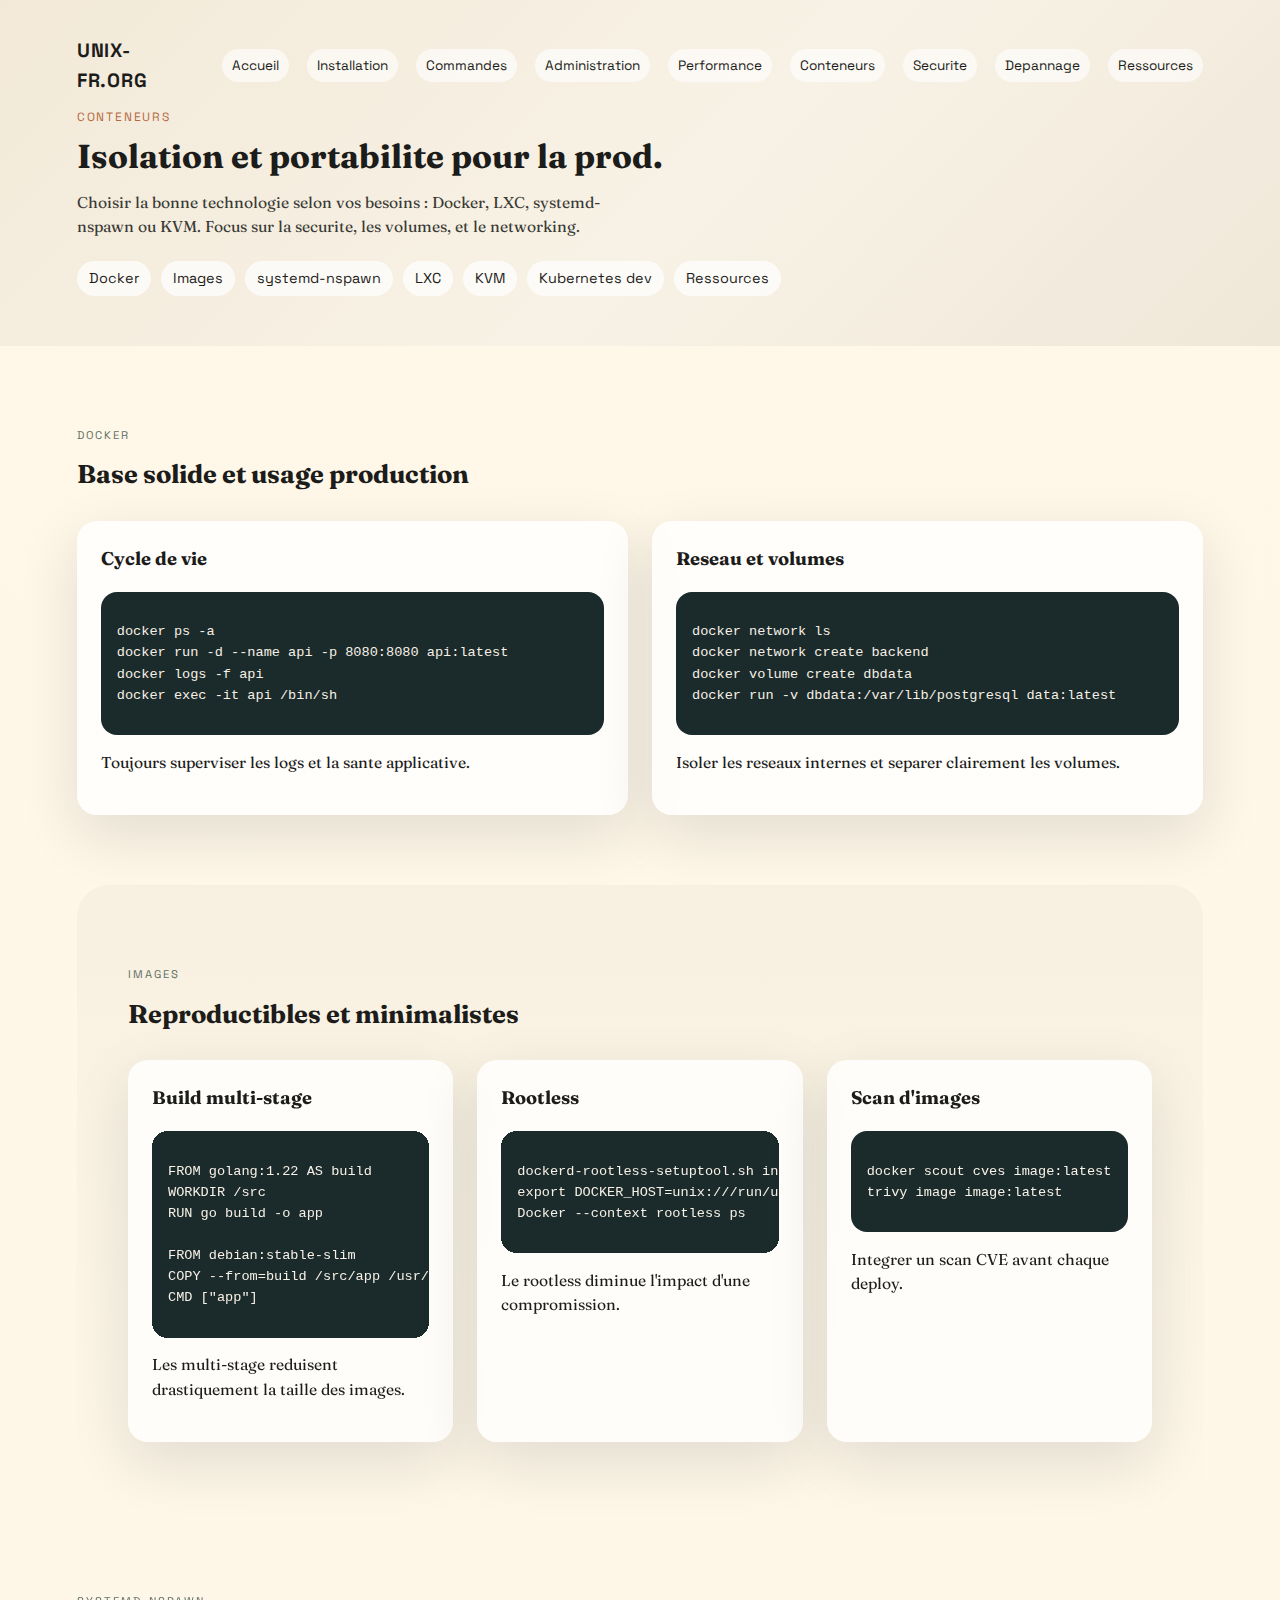
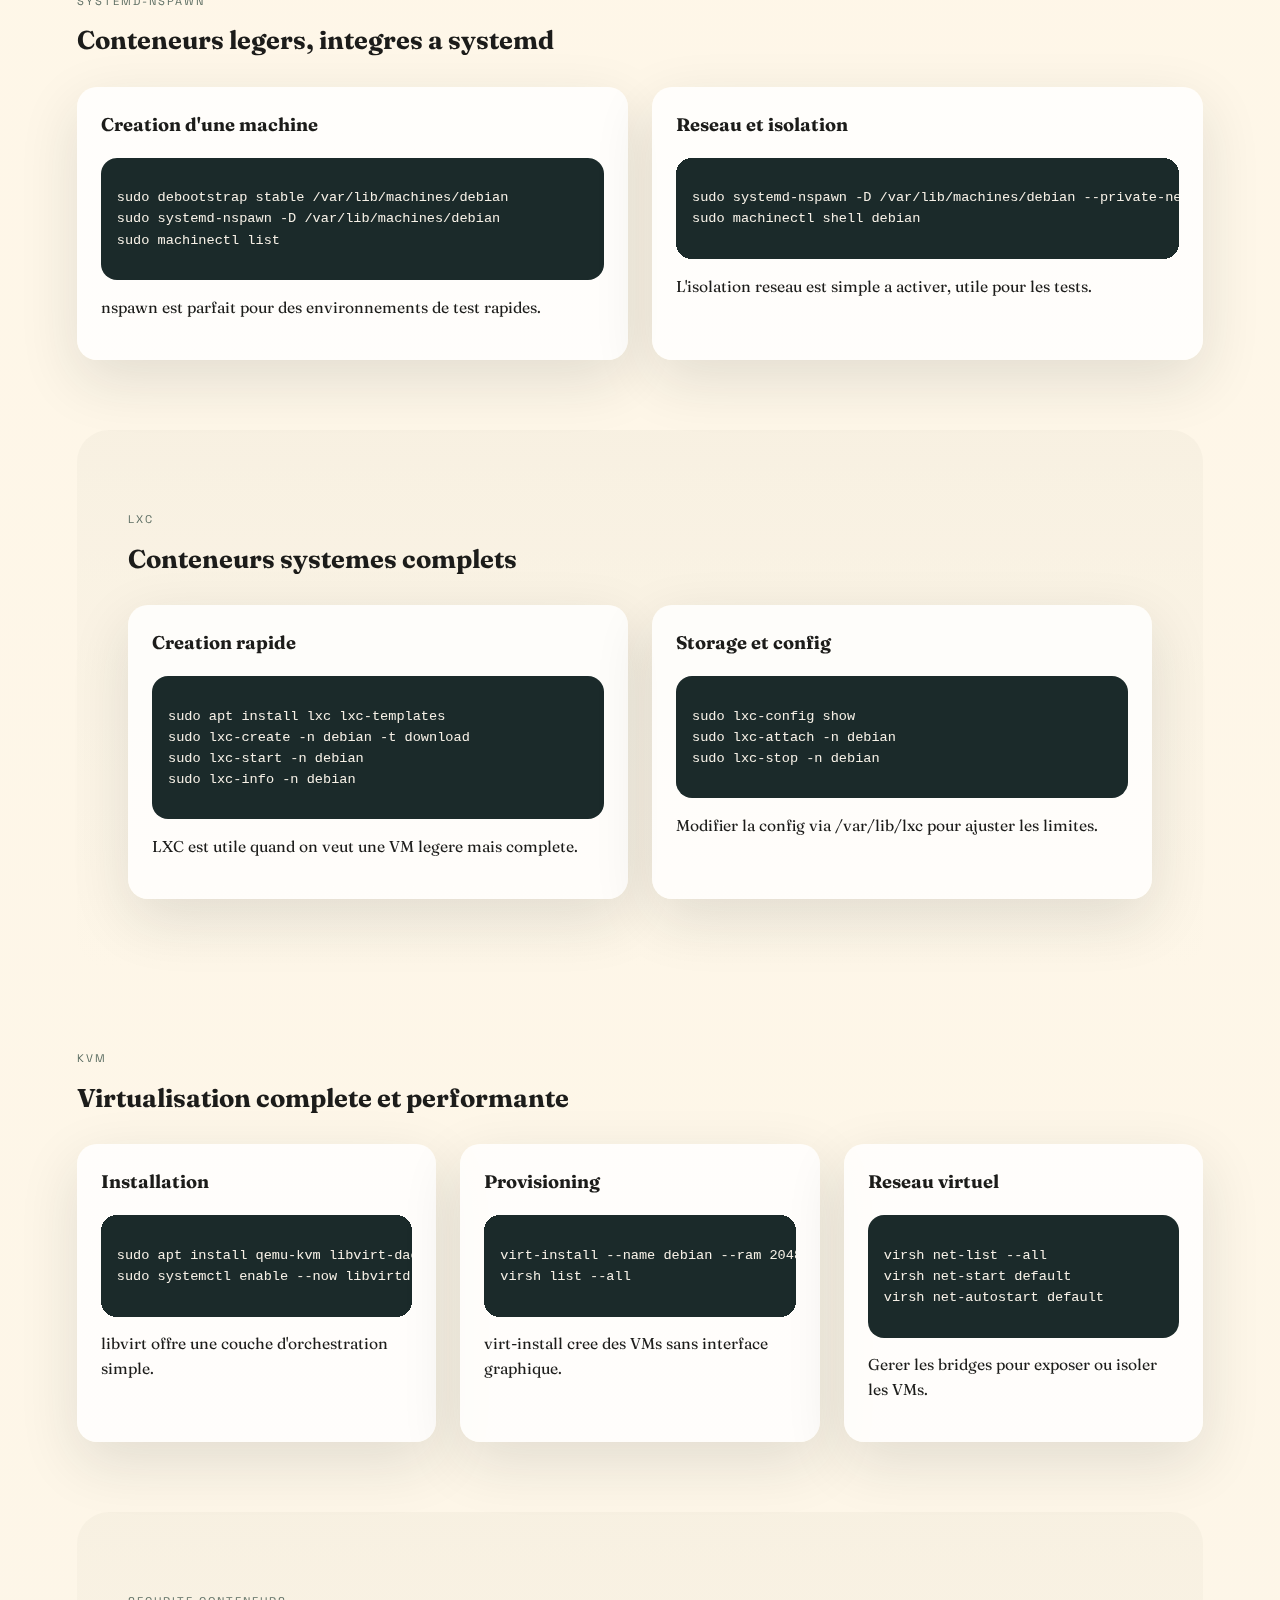
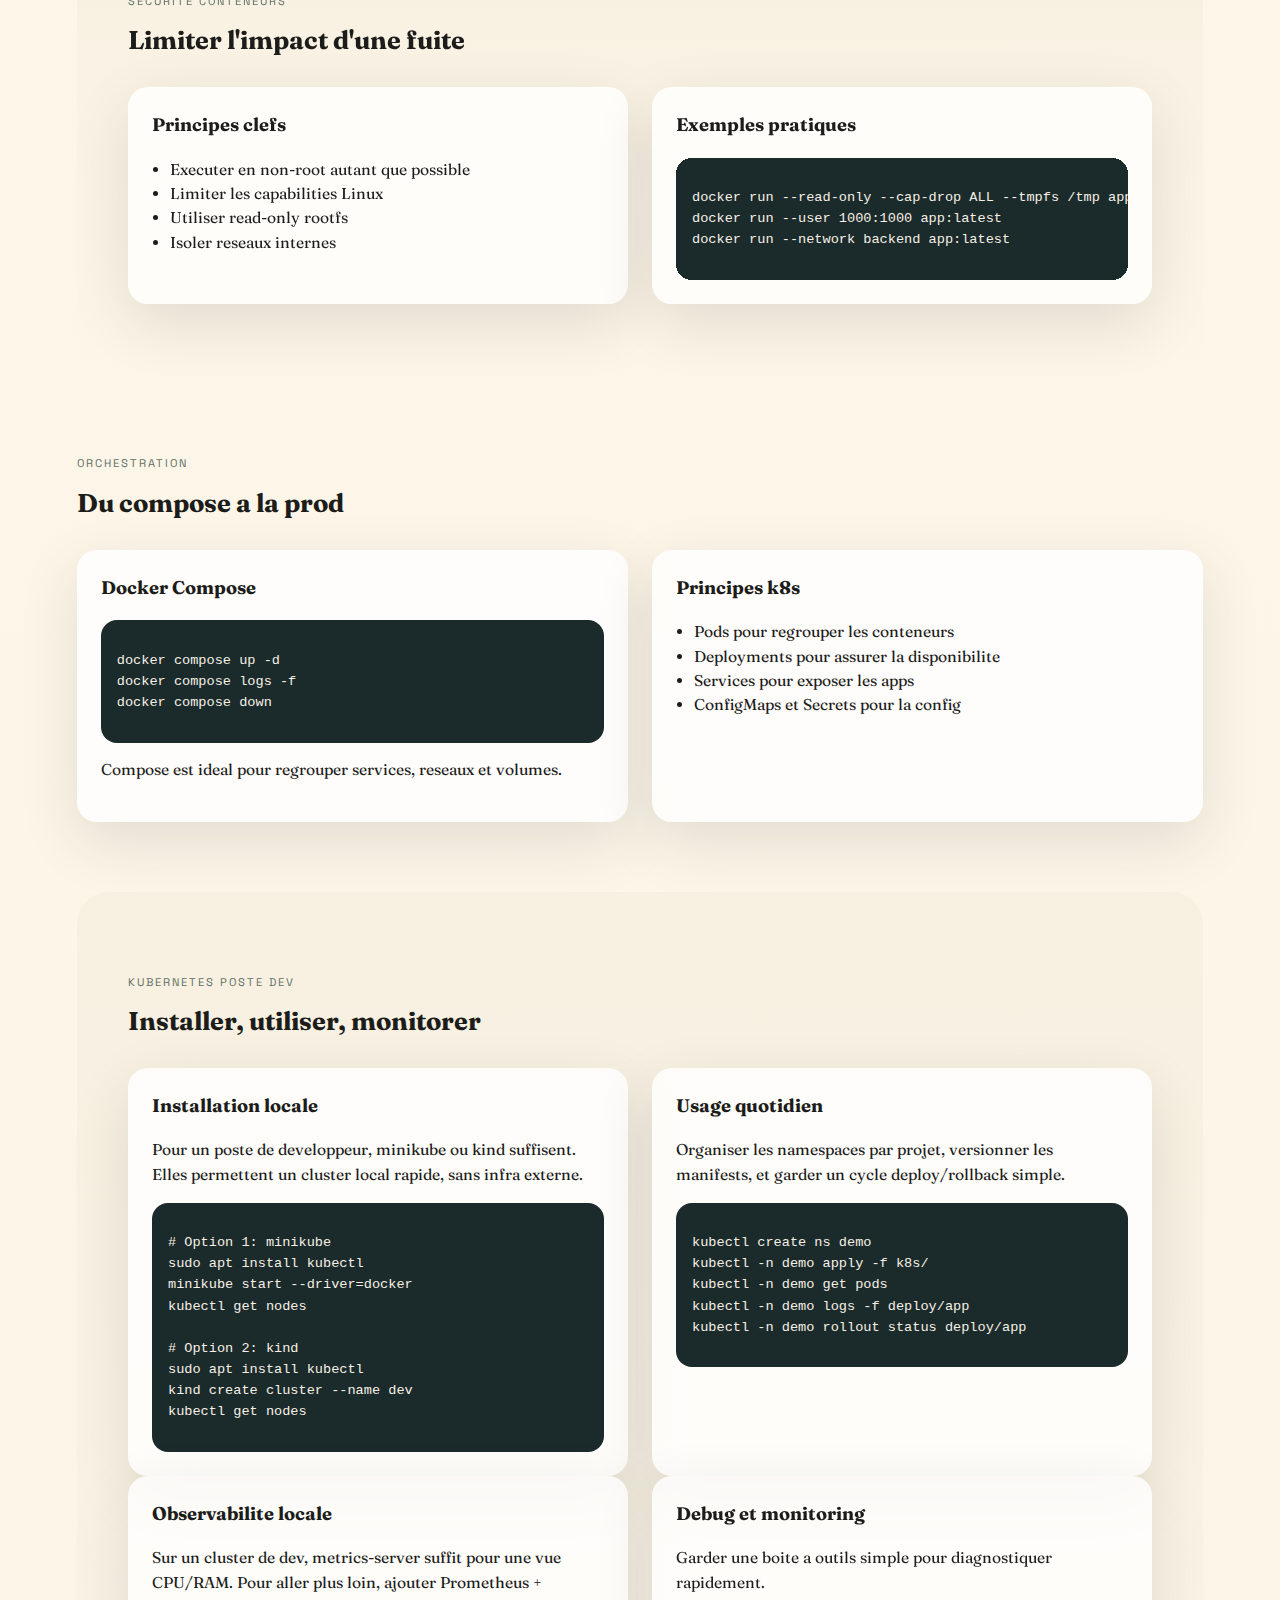
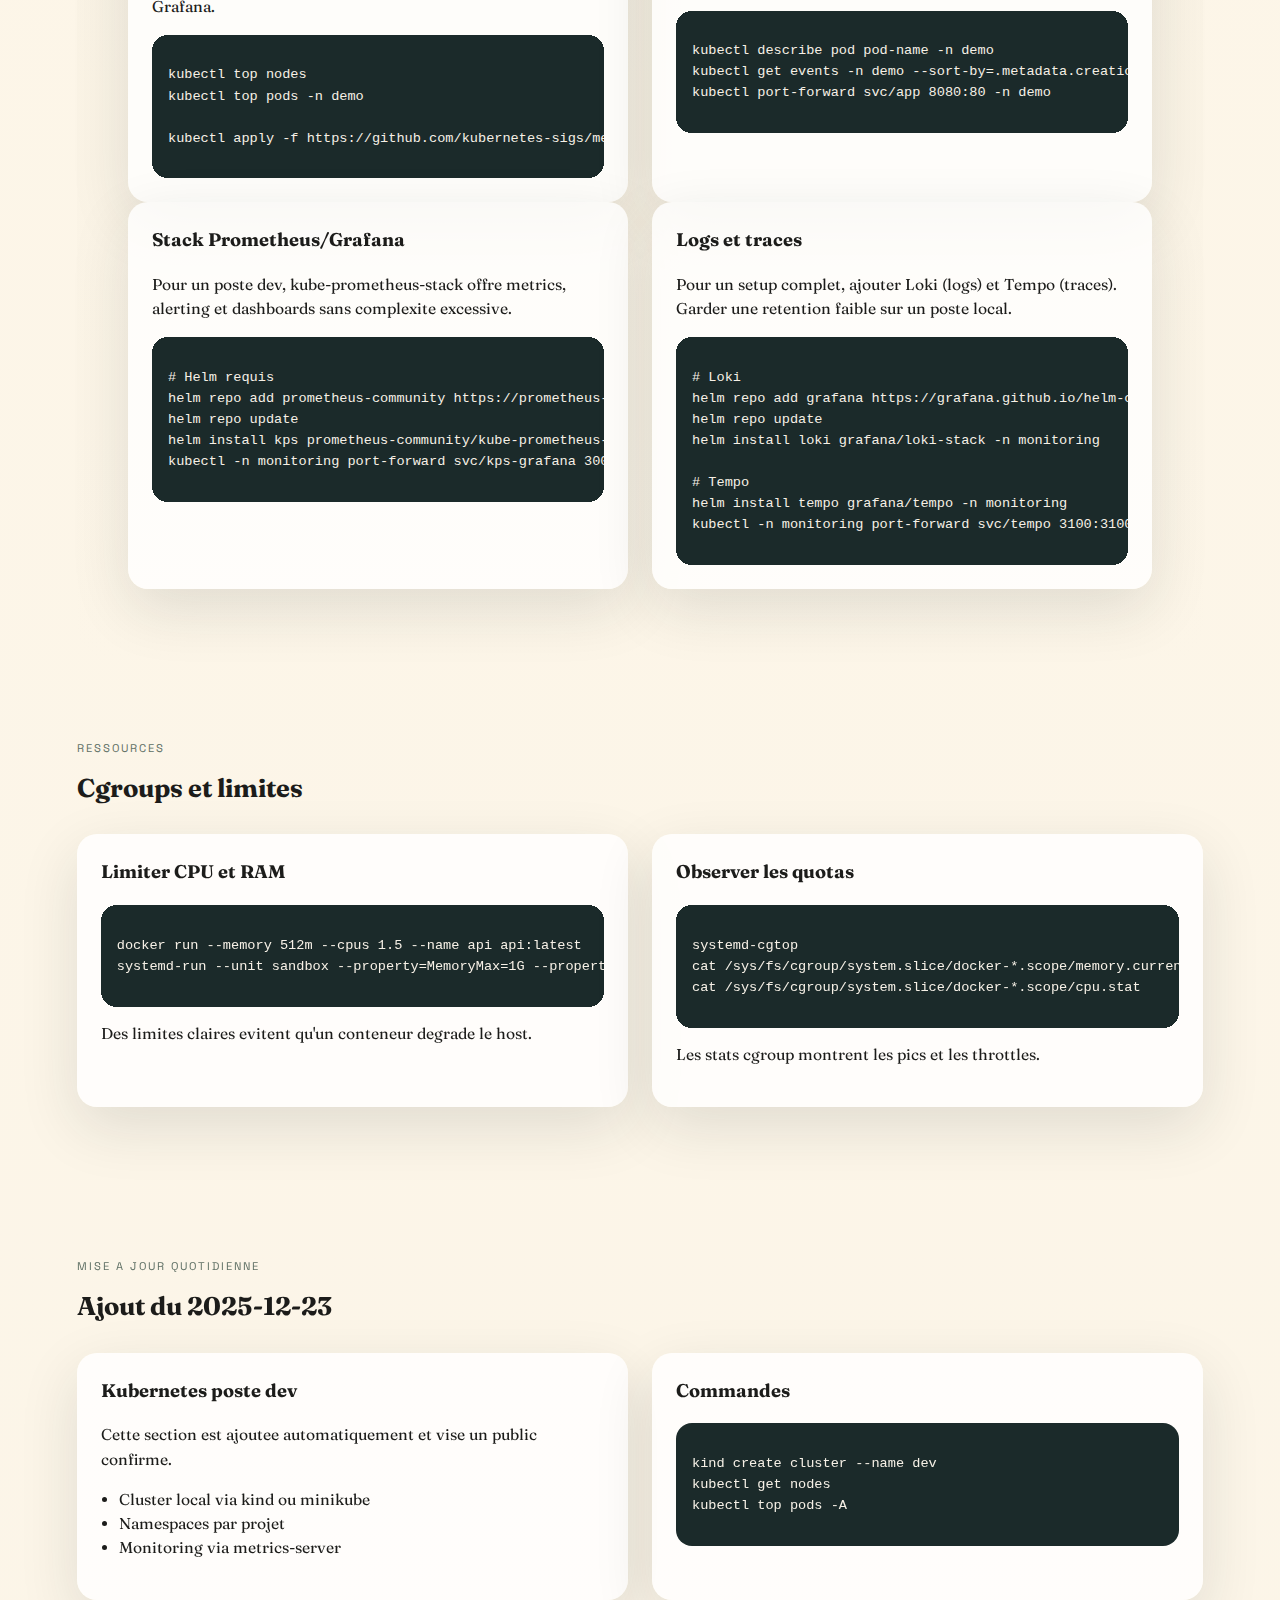
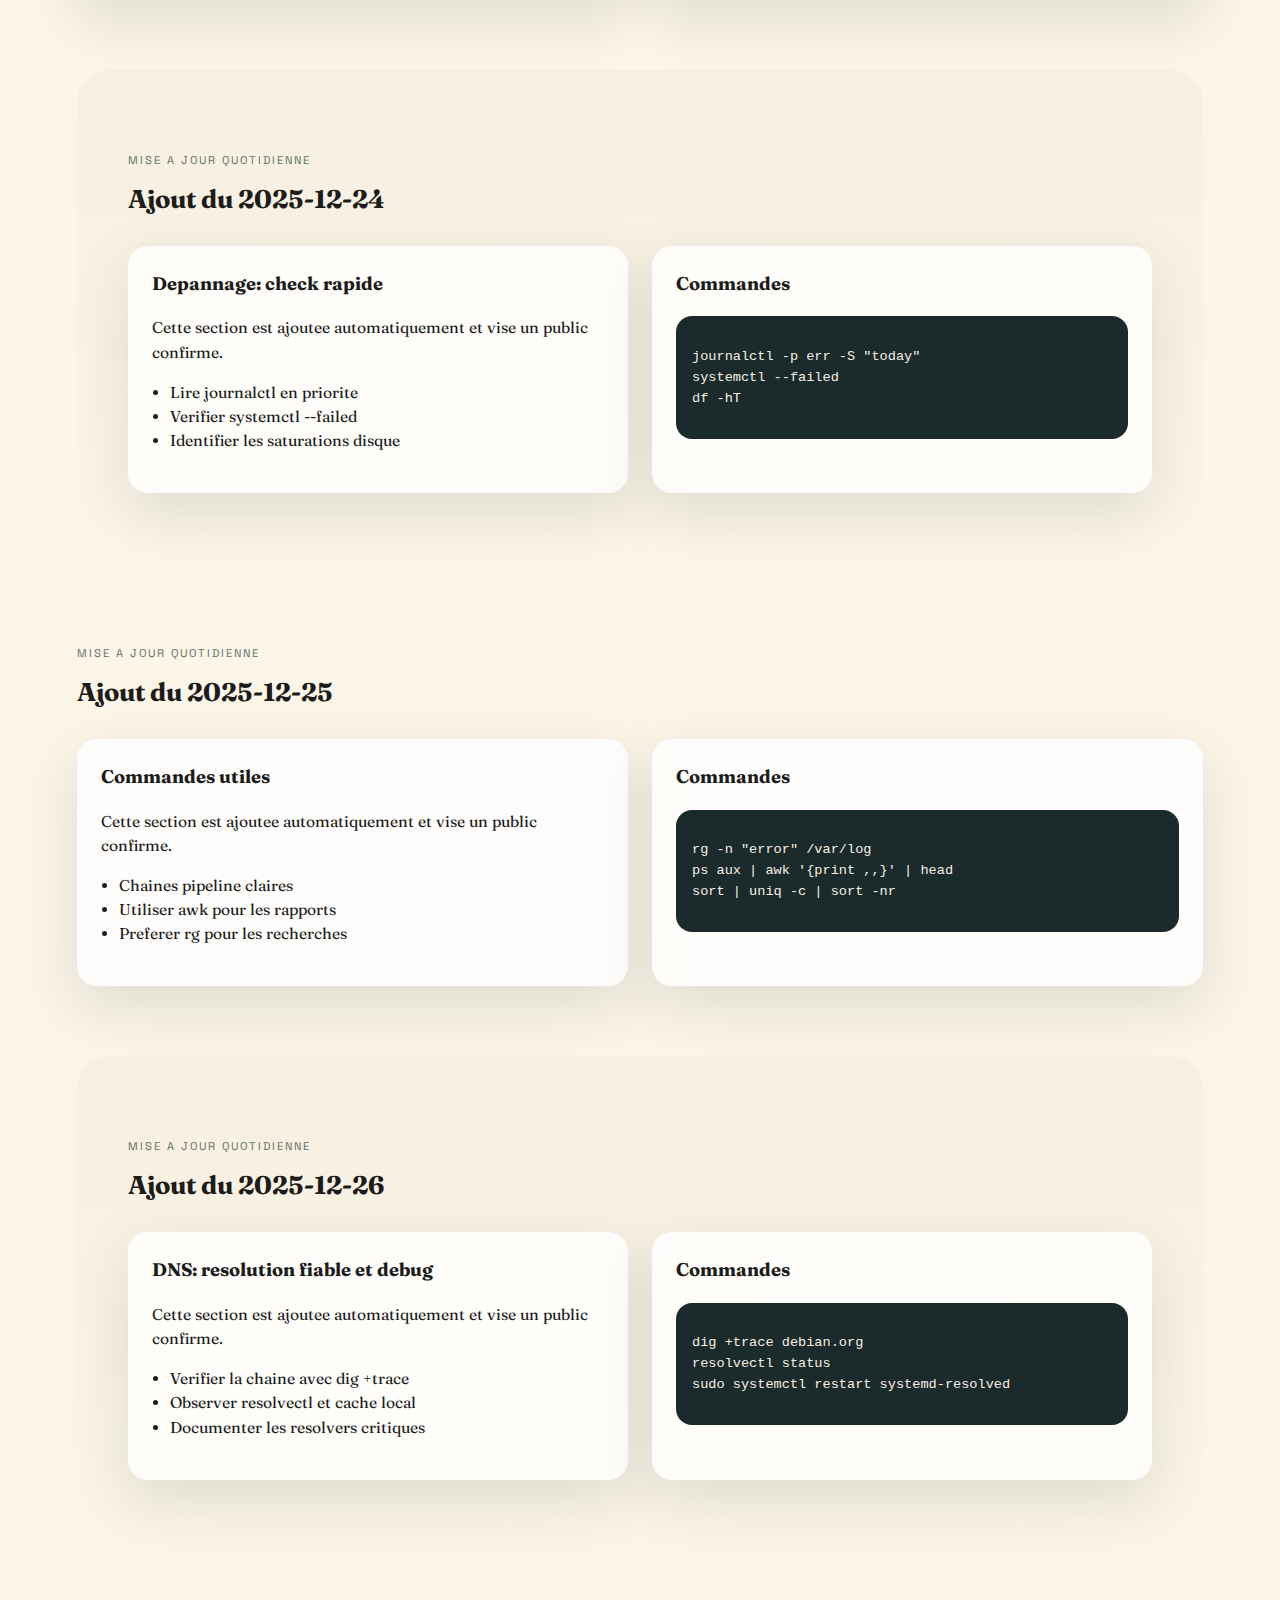
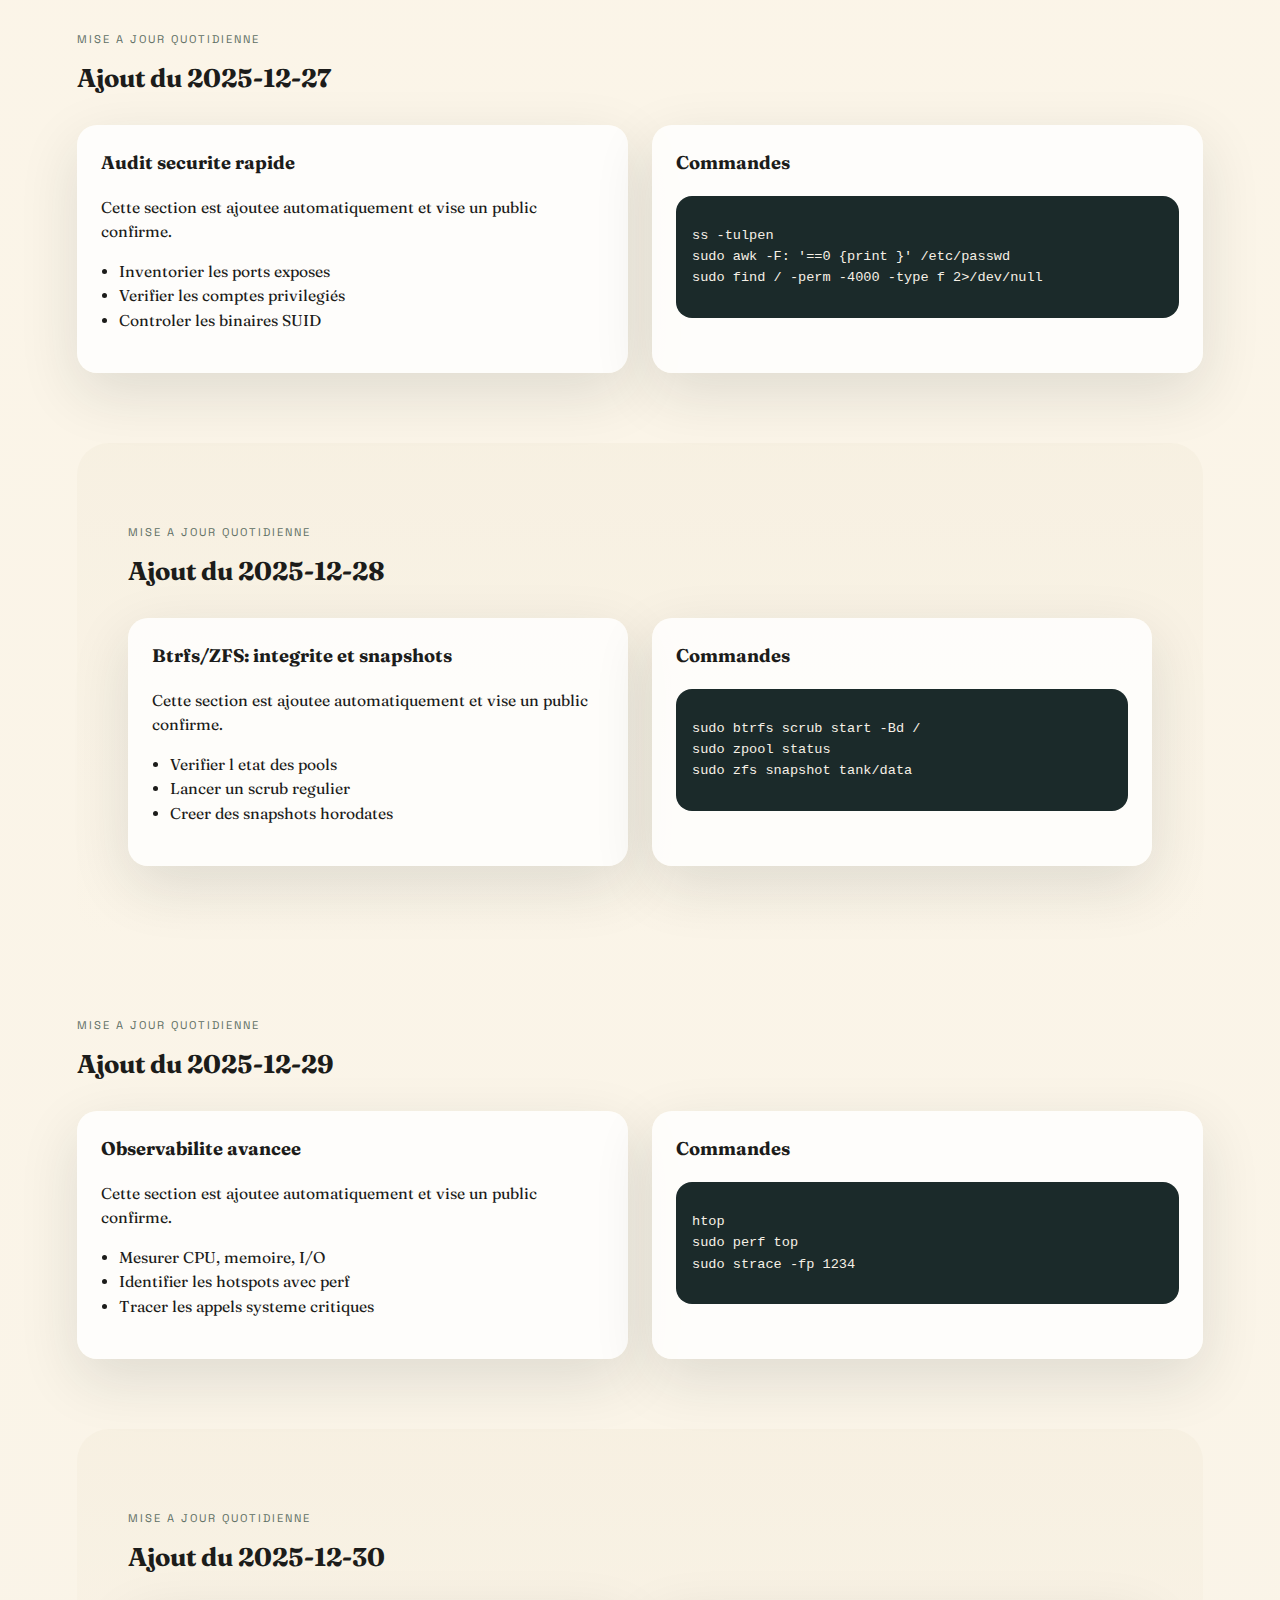
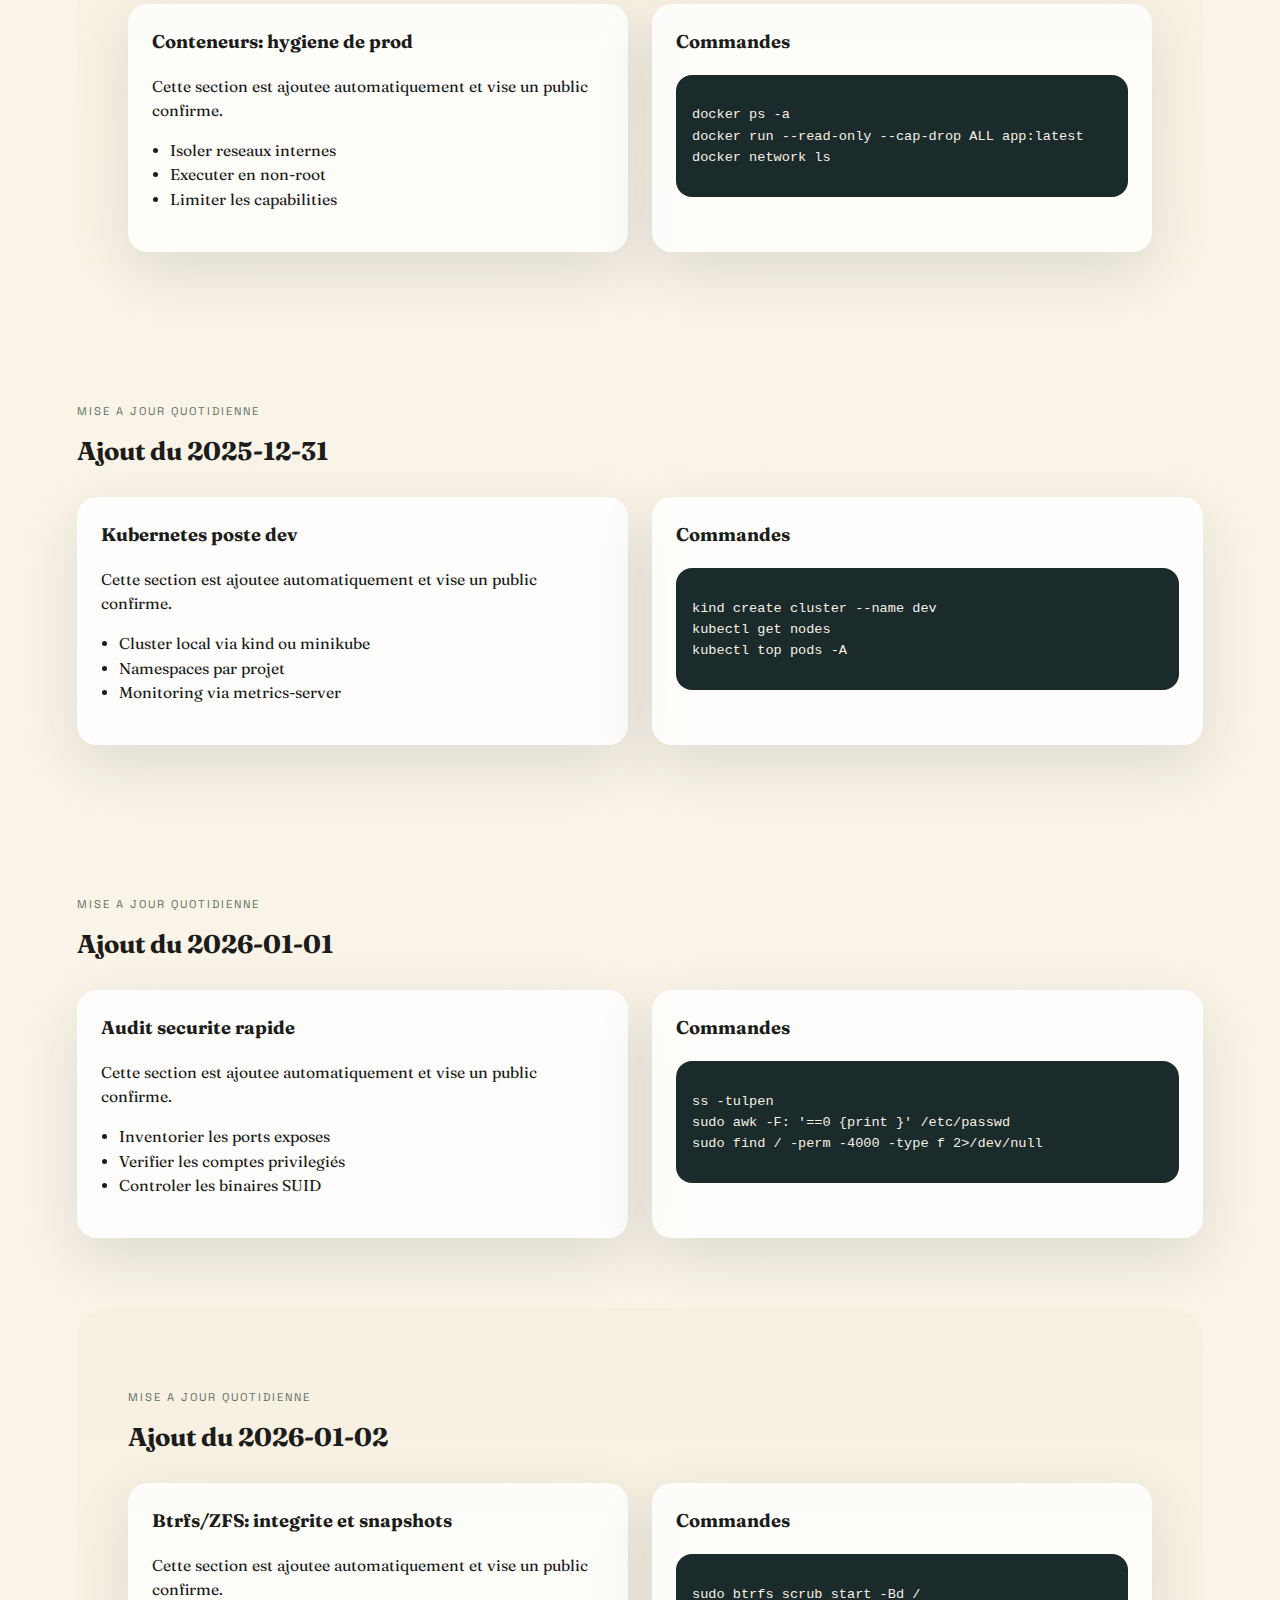
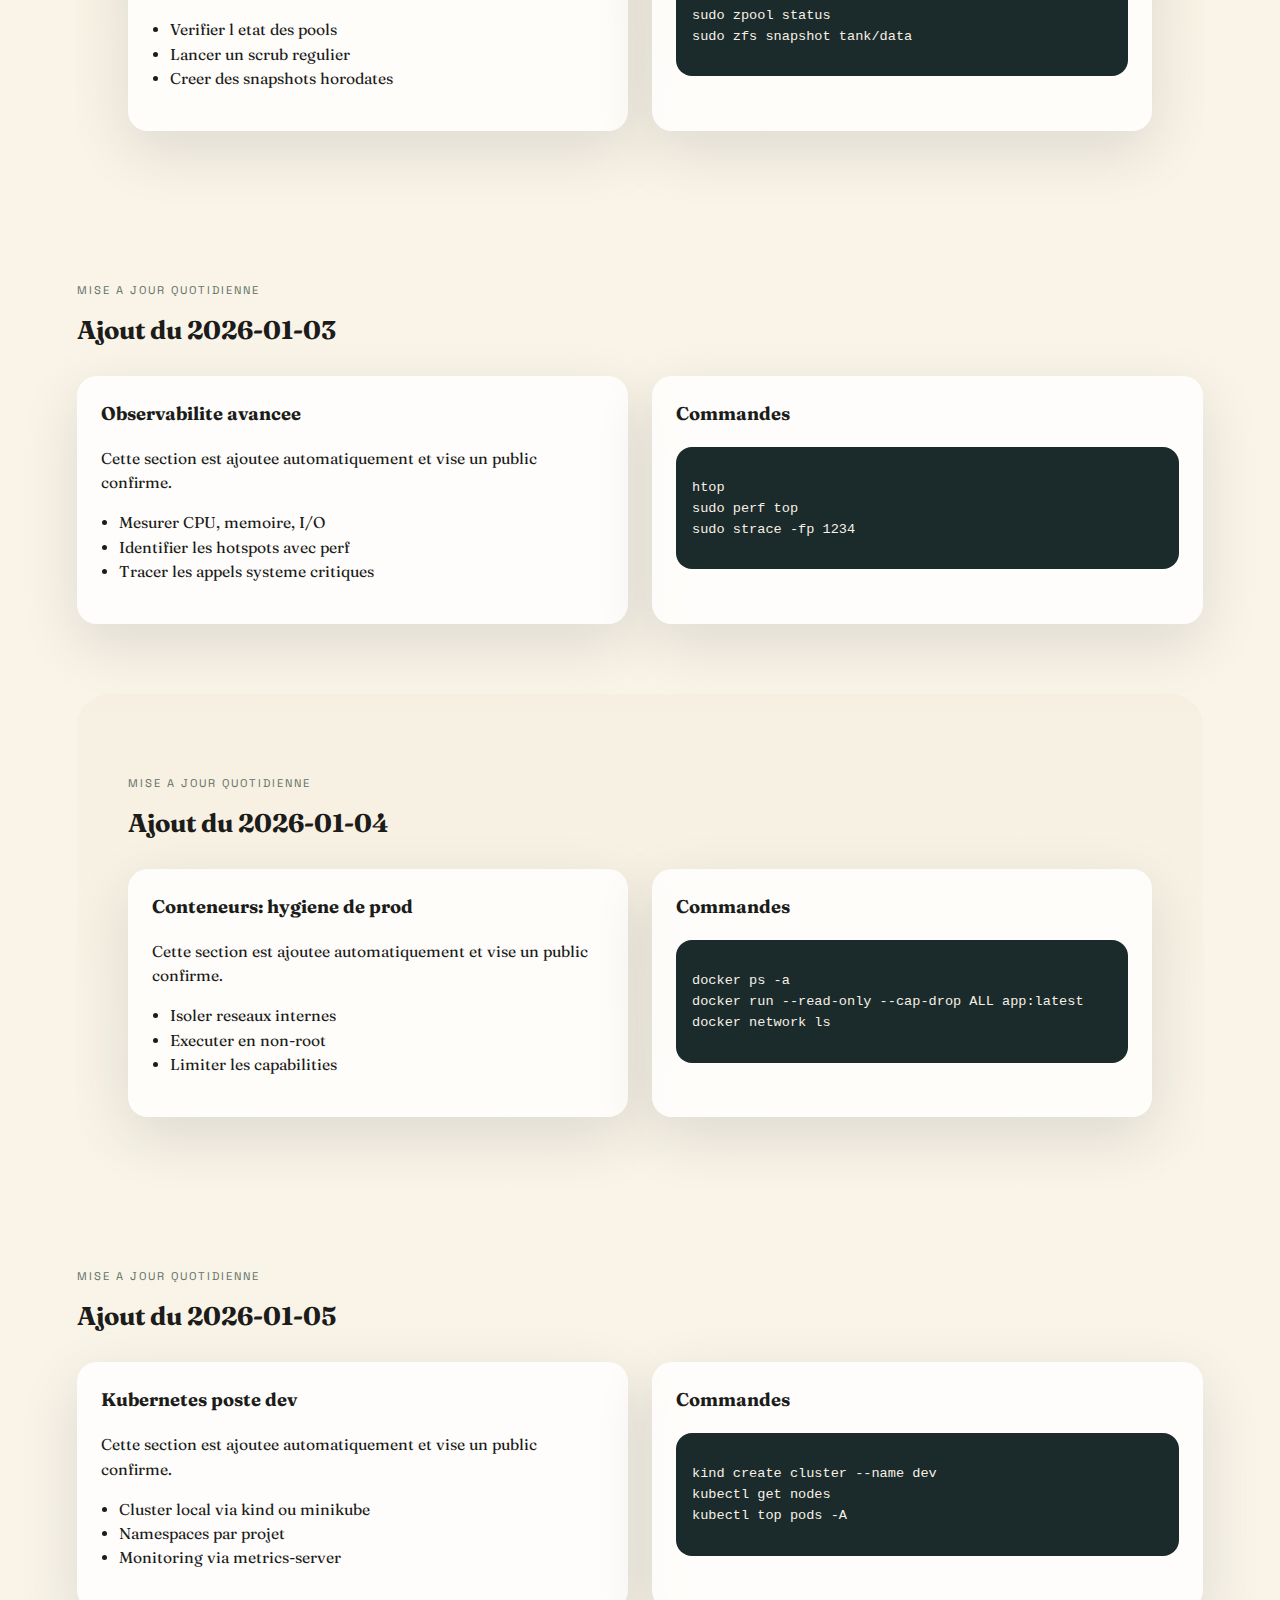
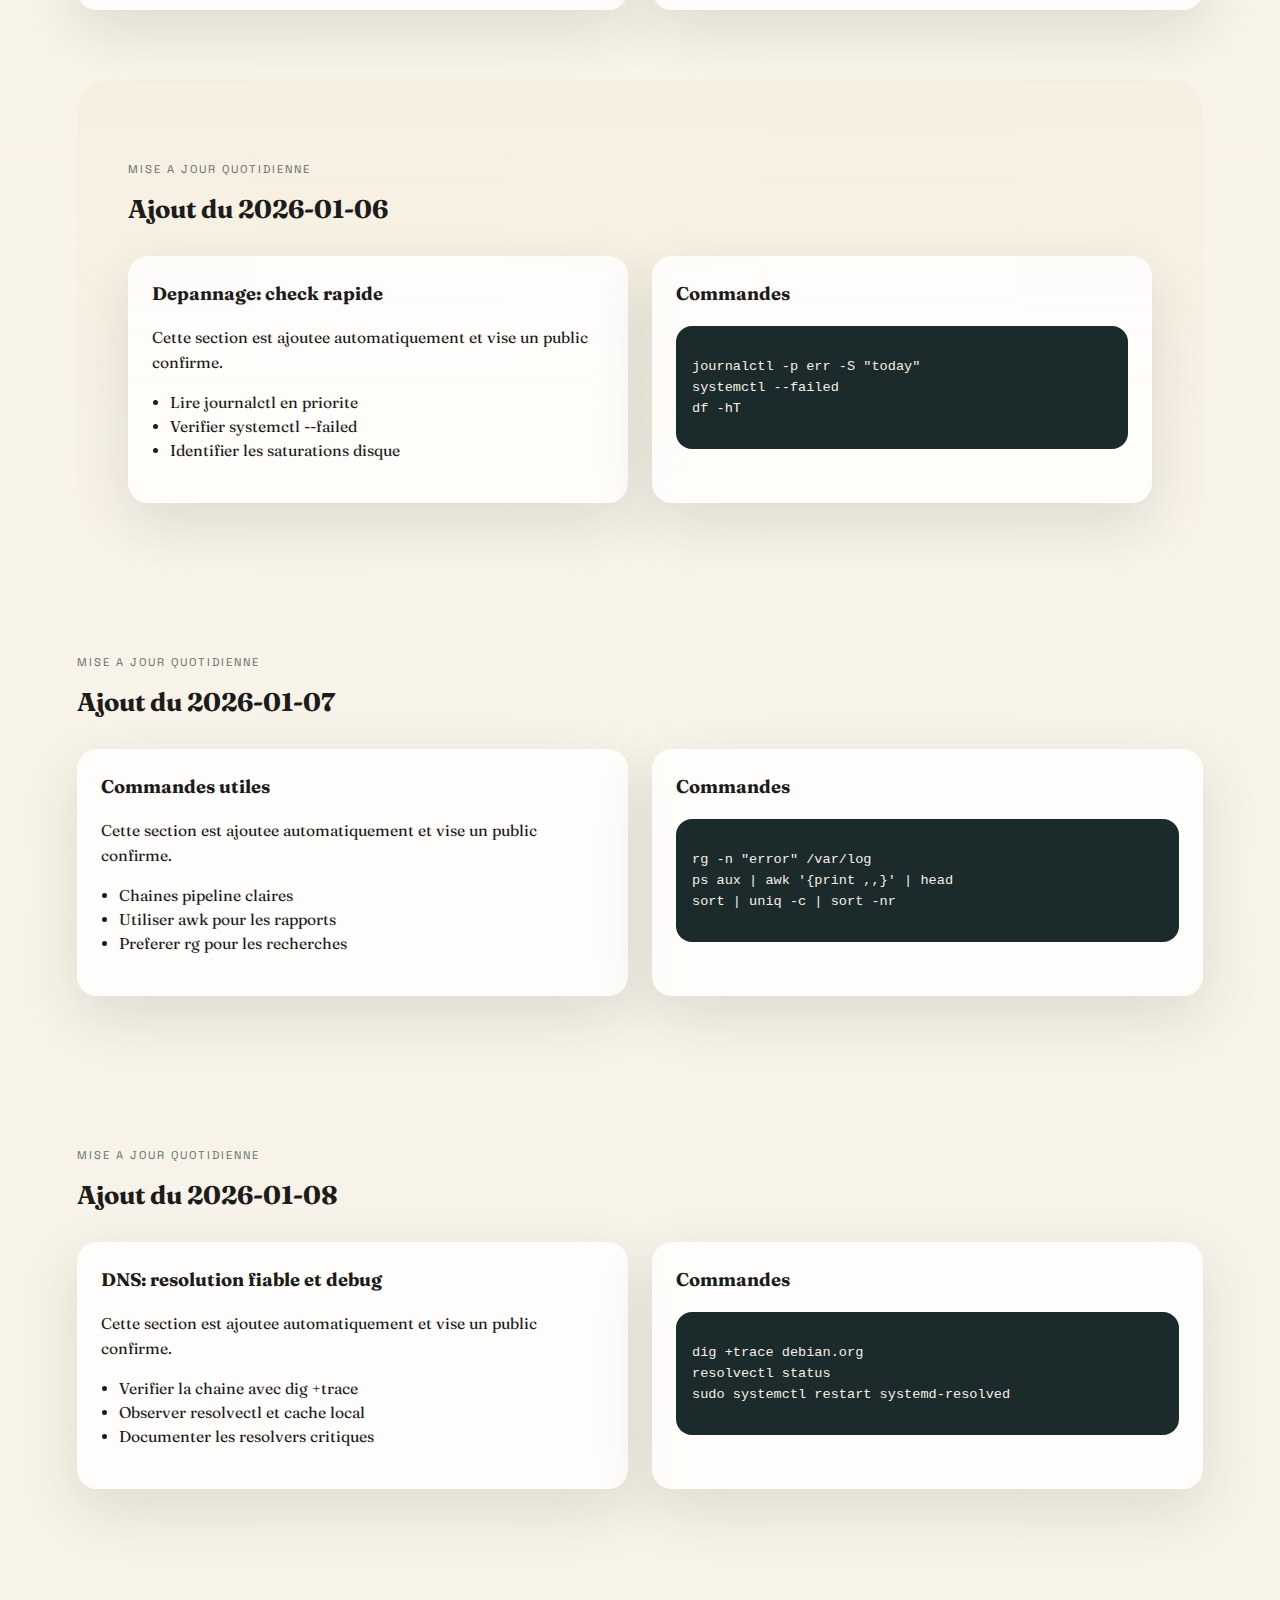
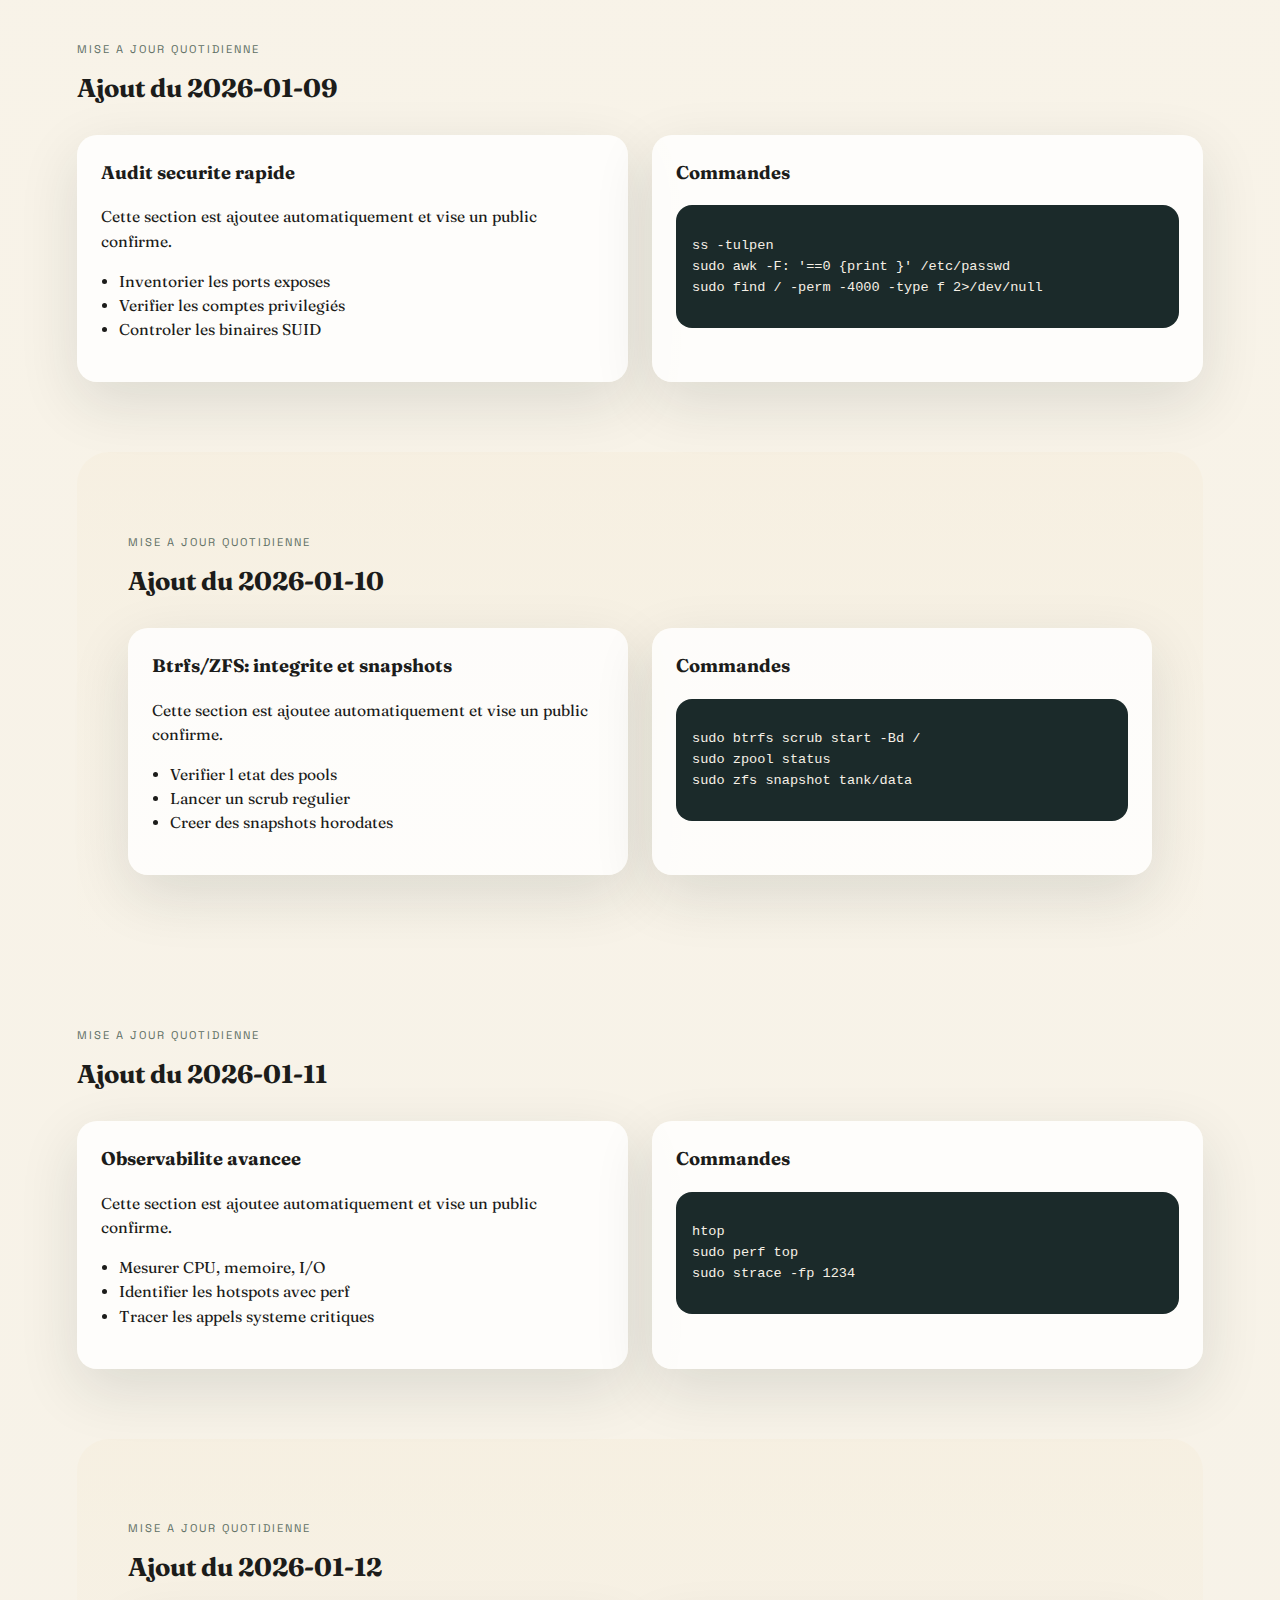
<file: conteneurs.html>
<!doctype html>
<html lang="fr">
  <head>
    <meta charset="utf-8" />
    <script src="redirect.js"></script>
    <meta name="viewport" content="width=device-width, initial-scale=1" />
    <title>unix-fr.org - Conteneurs et virtualisation</title>
    <meta
      name="description"
      content="Conteneurs Linux : Docker, systemd-nspawn, LXC et KVM, bonnes pratiques et isolation."
    />
    <meta name="robots" content="index,follow" />
    <link rel="canonical" href="https://www.unix-fr.org/conteneurs.html" />
    <meta name="theme-color" content="#0b1110" />
    <meta property="og:site_name" content="unix-fr.org" />
    <meta property="og:title" content="unix-fr.org - Conteneurs et virtualisation" />
    <meta
      property="og:description"
      content="Conteneurs Linux : Docker, systemd-nspawn, LXC et KVM, bonnes pratiques et isolation."
    />
    <meta property="og:type" content="website" />
    <meta property="og:url" content="https://www.unix-fr.org/conteneurs.html" />
    <meta property="og:locale" content="fr_FR" />
    <meta name="twitter:card" content="summary" />
    <meta name="twitter:title" content="unix-fr.org - Conteneurs et virtualisation" />
    <meta
      name="twitter:description"
      content="Conteneurs Linux : Docker, systemd-nspawn, LXC et KVM, bonnes pratiques et isolation."
    />
    <link rel="stylesheet" href="styles.css" />
  </head>
  <body>
    <header class="page-hero">
      <nav class="nav">
        <div class="logo">unix-fr.org</div>
        <div class="nav-links">
          <a href="index.html">Accueil</a>
          <a href="installation.html">Installation</a>
          <a href="commandes.html">Commandes</a>
          <a href="administration.html">Administration</a>
          <a href="performance.html">Performance</a>
          <a href="conteneurs.html">Conteneurs</a>
          <a href="securite.html">Securite</a>
          <a href="depannage.html">Depannage</a>
          <a href="ressources.html">Ressources</a>
        </div>
      </nav>
      <div class="hero-text">
        <p class="eyebrow">Conteneurs</p>
        <h1 class="page-title">Isolation et portabilite pour la prod.</h1>
        <p class="lead">
          Choisir la bonne technologie selon vos besoins : Docker, LXC,
          systemd-nspawn ou KVM. Focus sur la securite, les volumes, et le
          networking.
        </p>
        <div class="subnav">
          <a href="#docker">Docker</a>
          <a href="#images">Images</a>
          <a href="#nspawn">systemd-nspawn</a>
          <a href="#lxc">LXC</a>
          <a href="#kvm">KVM</a>
          <a href="#kubernetes-dev">Kubernetes dev</a>
          <a href="#ressources">Ressources</a>
        </div>
      </div>
    </header>

    <main>
      <section id="docker" class="section">
        <div class="section-title">
          <p>Docker</p>
          <h2>Base solide et usage production</h2>
        </div>
        <div class="grid two">
          <article class="card">
            <h3>Cycle de vie</h3>
            <div class="code-block">
              <pre><code>docker ps -a
docker run -d --name api -p 8080:8080 api:latest
docker logs -f api
docker exec -it api /bin/sh</code></pre>
            </div>
            <p>
              Toujours superviser les logs et la sante applicative.
            </p>
          </article>
          <article class="card">
            <h3>Reseau et volumes</h3>
            <div class="code-block">
              <pre><code>docker network ls
docker network create backend
docker volume create dbdata
docker run -v dbdata:/var/lib/postgresql data:latest</code></pre>
            </div>
            <p>
              Isoler les reseaux internes et separer clairement les volumes.
            </p>
          </article>
        </div>
      </section>

      <section id="images" class="section alt">
        <div class="section-title">
          <p>Images</p>
          <h2>Reproductibles et minimalistes</h2>
        </div>
        <div class="grid three">
          <article class="card">
            <h3>Build multi-stage</h3>
            <div class="code-block">
              <pre><code>FROM golang:1.22 AS build
WORKDIR /src
RUN go build -o app

FROM debian:stable-slim
COPY --from=build /src/app /usr/local/bin/app
CMD ["app"]</code></pre>
            </div>
            <p>
              Les multi-stage reduisent drastiquement la taille des images.
            </p>
          </article>
          <article class="card">
            <h3>Rootless</h3>
            <div class="code-block">
              <pre><code>dockerd-rootless-setuptool.sh install
export DOCKER_HOST=unix:///run/user/1000/docker.sock
Docker --context rootless ps</code></pre>
            </div>
            <p>
              Le rootless diminue l'impact d'une compromission.
            </p>
          </article>
          <article class="card">
            <h3>Scan d'images</h3>
            <div class="code-block">
              <pre><code>docker scout cves image:latest
trivy image image:latest</code></pre>
            </div>
            <p>
              Integrer un scan CVE avant chaque deploy.
            </p>
          </article>
        </div>
      </section>

      <section id="nspawn" class="section">
        <div class="section-title">
          <p>systemd-nspawn</p>
          <h2>Conteneurs legers, integres a systemd</h2>
        </div>
        <div class="grid two">
          <article class="card">
            <h3>Creation d'une machine</h3>
            <div class="code-block">
              <pre><code>sudo debootstrap stable /var/lib/machines/debian
sudo systemd-nspawn -D /var/lib/machines/debian
sudo machinectl list</code></pre>
            </div>
            <p>
              nspawn est parfait pour des environnements de test rapides.
            </p>
          </article>
          <article class="card">
            <h3>Reseau et isolation</h3>
            <div class="code-block">
              <pre><code>sudo systemd-nspawn -D /var/lib/machines/debian --private-network
sudo machinectl shell debian</code></pre>
            </div>
            <p>
              L'isolation reseau est simple a activer, utile pour les tests.
            </p>
          </article>
        </div>
      </section>

      <section id="lxc" class="section alt">
        <div class="section-title">
          <p>LXC</p>
          <h2>Conteneurs systemes complets</h2>
        </div>
        <div class="grid two">
          <article class="card">
            <h3>Creation rapide</h3>
            <div class="code-block">
              <pre><code>sudo apt install lxc lxc-templates
sudo lxc-create -n debian -t download
sudo lxc-start -n debian
sudo lxc-info -n debian</code></pre>
            </div>
            <p>
              LXC est utile quand on veut une VM legere mais complete.
            </p>
          </article>
          <article class="card">
            <h3>Storage et config</h3>
            <div class="code-block">
              <pre><code>sudo lxc-config show
sudo lxc-attach -n debian
sudo lxc-stop -n debian</code></pre>
            </div>
            <p>
              Modifier la config via /var/lib/lxc pour ajuster les limites.
            </p>
          </article>
        </div>
      </section>

      <section id="kvm" class="section">
        <div class="section-title">
          <p>KVM</p>
          <h2>Virtualisation complete et performante</h2>
        </div>
        <div class="grid three">
          <article class="card">
            <h3>Installation</h3>
            <div class="code-block">
              <pre><code>sudo apt install qemu-kvm libvirt-daemon
sudo systemctl enable --now libvirtd</code></pre>
            </div>
            <p>
              libvirt offre une couche d'orchestration simple.
            </p>
          </article>
          <article class="card">
            <h3>Provisioning</h3>
            <div class="code-block">
              <pre><code>virt-install --name debian --ram 2048 --disk size=20 --cdrom debian.iso
virsh list --all</code></pre>
            </div>
            <p>
              virt-install cree des VMs sans interface graphique.
            </p>
          </article>
          <article class="card">
            <h3>Reseau virtuel</h3>
            <div class="code-block">
              <pre><code>virsh net-list --all
virsh net-start default
virsh net-autostart default</code></pre>
            </div>
            <p>
              Gerer les bridges pour exposer ou isoler les VMs.
            </p>
          </article>
        </div>
      </section>

      <section id="securite-conteneurs" class="section alt">
        <div class="section-title">
          <p>Securite conteneurs</p>
          <h2>Limiter l'impact d'une fuite</h2>
        </div>
        <div class="grid two">
          <article class="card">
            <h3>Principes clefs</h3>
            <ul>
              <li>Executer en non-root autant que possible</li>
              <li>Limiter les capabilities Linux</li>
              <li>Utiliser read-only rootfs</li>
              <li>Isoler reseaux internes</li>
            </ul>
          </article>
          <article class="card">
            <h3>Exemples pratiques</h3>
            <div class="code-block">
              <pre><code>docker run --read-only --cap-drop ALL --tmpfs /tmp app:latest
docker run --user 1000:1000 app:latest
docker run --network backend app:latest</code></pre>
            </div>
          </article>
        </div>
      </section>

      <section id="orchestration" class="section">
        <div class="section-title">
          <p>Orchestration</p>
          <h2>Du compose a la prod</h2>
        </div>
        <div class="grid two">
          <article class="card">
            <h3>Docker Compose</h3>
            <div class="code-block">
              <pre><code>docker compose up -d
docker compose logs -f
docker compose down</code></pre>
            </div>
            <p>
              Compose est ideal pour regrouper services, reseaux et volumes.
            </p>
          </article>
          <article class="card">
            <h3>Principes k8s</h3>
            <ul>
              <li>Pods pour regrouper les conteneurs</li>
              <li>Deployments pour assurer la disponibilite</li>
              <li>Services pour exposer les apps</li>
              <li>ConfigMaps et Secrets pour la config</li>
            </ul>
          </article>
        </div>
      </section>

      <section id="kubernetes-dev" class="section alt">
        <div class="section-title">
          <p>Kubernetes poste dev</p>
          <h2>Installer, utiliser, monitorer</h2>
        </div>
        <div class="grid two">
          <article class="card">
            <h3>Installation locale</h3>
            <p>
              Pour un poste de developpeur, minikube ou kind suffisent. Elles
              permettent un cluster local rapide, sans infra externe.
            </p>
            <div class="code-block">
              <pre><code># Option 1: minikube
sudo apt install kubectl
minikube start --driver=docker
kubectl get nodes

# Option 2: kind
sudo apt install kubectl
kind create cluster --name dev
kubectl get nodes</code></pre>
            </div>
          </article>
          <article class="card">
            <h3>Usage quotidien</h3>
            <p>
              Organiser les namespaces par projet, versionner les manifests, et
              garder un cycle deploy/rollback simple.
            </p>
            <div class="code-block">
              <pre><code>kubectl create ns demo
kubectl -n demo apply -f k8s/
kubectl -n demo get pods
kubectl -n demo logs -f deploy/app
kubectl -n demo rollout status deploy/app</code></pre>
            </div>
          </article>
        </div>
        <div class="grid two">
          <article class="card">
            <h3>Observabilite locale</h3>
            <p>
              Sur un cluster de dev, metrics-server suffit pour une vue CPU/RAM.
              Pour aller plus loin, ajouter Prometheus + Grafana.
            </p>
            <div class="code-block">
              <pre><code>kubectl top nodes
kubectl top pods -n demo

kubectl apply -f https://github.com/kubernetes-sigs/metrics-server/releases/latest/download/components.yaml</code></pre>
            </div>
          </article>
          <article class="card">
            <h3>Debug et monitoring</h3>
            <p>
              Garder une boite a outils simple pour diagnostiquer rapidement.
            </p>
            <div class="code-block">
              <pre><code>kubectl describe pod pod-name -n demo
kubectl get events -n demo --sort-by=.metadata.creationTimestamp
kubectl port-forward svc/app 8080:80 -n demo</code></pre>
            </div>
          </article>
        </div>
        <div class="grid two">
          <article class="card">
            <h3>Stack Prometheus/Grafana</h3>
            <p>
              Pour un poste dev, kube-prometheus-stack offre metrics, alerting
              et dashboards sans complexite excessive.
            </p>
            <div class="code-block">
              <pre><code># Helm requis
helm repo add prometheus-community https://prometheus-community.github.io/helm-charts
helm repo update
helm install kps prometheus-community/kube-prometheus-stack -n monitoring --create-namespace
kubectl -n monitoring port-forward svc/kps-grafana 3000:80</code></pre>
            </div>
          </article>
          <article class="card">
            <h3>Logs et traces</h3>
            <p>
              Pour un setup complet, ajouter Loki (logs) et Tempo (traces).
              Garder une retention faible sur un poste local.
            </p>
            <div class="code-block">
              <pre><code># Loki
helm repo add grafana https://grafana.github.io/helm-charts
helm repo update
helm install loki grafana/loki-stack -n monitoring

# Tempo
helm install tempo grafana/tempo -n monitoring
kubectl -n monitoring port-forward svc/tempo 3100:3100</code></pre>
            </div>
          </article>
        </div>
      </section>

      <section id="ressources" class="section">
        <div class="section-title">
          <p>Ressources</p>
          <h2>Cgroups et limites</h2>
        </div>
        <div class="grid two">
          <article class="card">
            <h3>Limiter CPU et RAM</h3>
            <div class="code-block">
              <pre><code>docker run --memory 512m --cpus 1.5 --name api api:latest
systemd-run --unit sandbox --property=MemoryMax=1G --property=CPUQuota=150% /bin/sleep 60</code></pre>
            </div>
            <p>
              Des limites claires evitent qu'un conteneur degrade le host.
            </p>
          </article>
          <article class="card">
            <h3>Observer les quotas</h3>
            <div class="code-block">
              <pre><code>systemd-cgtop
cat /sys/fs/cgroup/system.slice/docker-*.scope/memory.current
cat /sys/fs/cgroup/system.slice/docker-*.scope/cpu.stat</code></pre>
            </div>
            <p>
              Les stats cgroup montrent les pics et les throttles.
            </p>
          </article>
        </div>
      </section>
          <section id="auto-20251223-kubernetes" class="section">
        <div class="section-title">
          <p>Mise a jour quotidienne</p>
          <h2>Ajout du 2025-12-23</h2>
        </div>
        <div class="grid two">
          <article class="card">
            <h3>Kubernetes poste dev</h3>
            <p>
              Cette section est ajoutee automatiquement et vise un public confirme.
            </p>
            <ul>
              <li>Cluster local via kind ou minikube</li>
              <li>Namespaces par projet</li>
              <li>Monitoring via metrics-server</li>
            </ul>
          </article>
          <article class="card">
            <h3>Commandes</h3>
            <div class="code-block">
              <pre><code>kind create cluster --name dev
kubectl get nodes
kubectl top pods -A</code></pre>
            </div>
          </article>
        </div>
      </section>
          <section id="auto-20251224-depannage" class="section alt">
        <div class="section-title">
          <p>Mise a jour quotidienne</p>
          <h2>Ajout du 2025-12-24</h2>
        </div>
        <div class="grid two">
          <article class="card">
            <h3>Depannage: check rapide</h3>
            <p>
              Cette section est ajoutee automatiquement et vise un public confirme.
            </p>
            <ul>
              <li>Lire journalctl en priorite</li>
              <li>Verifier systemctl --failed</li>
              <li>Identifier les saturations disque</li>
            </ul>
          </article>
          <article class="card">
            <h3>Commandes</h3>
            <div class="code-block">
              <pre><code>journalctl -p err -S "today"
systemctl --failed
df -hT</code></pre>
            </div>
          </article>
        </div>
      </section>
          <section id="auto-20251225-commandes" class="section">
        <div class="section-title">
          <p>Mise a jour quotidienne</p>
          <h2>Ajout du 2025-12-25</h2>
        </div>
        <div class="grid two">
          <article class="card">
            <h3>Commandes utiles</h3>
            <p>
              Cette section est ajoutee automatiquement et vise un public confirme.
            </p>
            <ul>
              <li>Chaines pipeline claires</li>
              <li>Utiliser awk pour les rapports</li>
              <li>Preferer rg pour les recherches</li>
            </ul>
          </article>
          <article class="card">
            <h3>Commandes</h3>
            <div class="code-block">
              <pre><code>rg -n "error" /var/log
ps aux | awk '{print ,,}' | head
sort | uniq -c | sort -nr</code></pre>
            </div>
          </article>
        </div>
      </section>
          <section id="auto-20251226-dns" class="section alt">
        <div class="section-title">
          <p>Mise a jour quotidienne</p>
          <h2>Ajout du 2025-12-26</h2>
        </div>
        <div class="grid two">
          <article class="card">
            <h3>DNS: resolution fiable et debug</h3>
            <p>
              Cette section est ajoutee automatiquement et vise un public confirme.
            </p>
            <ul>
              <li>Verifier la chaine avec dig +trace</li>
              <li>Observer resolvectl et cache local</li>
              <li>Documenter les resolvers critiques</li>
            </ul>
          </article>
          <article class="card">
            <h3>Commandes</h3>
            <div class="code-block">
              <pre><code>dig +trace debian.org
resolvectl status
sudo systemctl restart systemd-resolved</code></pre>
            </div>
          </article>
        </div>
      </section>
          <section id="auto-20251227-securite" class="section">
        <div class="section-title">
          <p>Mise a jour quotidienne</p>
          <h2>Ajout du 2025-12-27</h2>
        </div>
        <div class="grid two">
          <article class="card">
            <h3>Audit securite rapide</h3>
            <p>
              Cette section est ajoutee automatiquement et vise un public confirme.
            </p>
            <ul>
              <li>Inventorier les ports exposes</li>
              <li>Verifier les comptes privilegiés</li>
              <li>Controler les binaires SUID</li>
            </ul>
          </article>
          <article class="card">
            <h3>Commandes</h3>
            <div class="code-block">
              <pre><code>ss -tulpen
sudo awk -F: '==0 {print }' /etc/passwd
sudo find / -perm -4000 -type f 2>/dev/null</code></pre>
            </div>
          </article>
        </div>
      </section>
          <section id="auto-20251228-stockage" class="section alt">
        <div class="section-title">
          <p>Mise a jour quotidienne</p>
          <h2>Ajout du 2025-12-28</h2>
        </div>
        <div class="grid two">
          <article class="card">
            <h3>Btrfs/ZFS: integrite et snapshots</h3>
            <p>
              Cette section est ajoutee automatiquement et vise un public confirme.
            </p>
            <ul>
              <li>Verifier l etat des pools</li>
              <li>Lancer un scrub regulier</li>
              <li>Creer des snapshots horodates</li>
            </ul>
          </article>
          <article class="card">
            <h3>Commandes</h3>
            <div class="code-block">
              <pre><code>sudo btrfs scrub start -Bd /
sudo zpool status
sudo zfs snapshot tank/data</code></pre>
            </div>
          </article>
        </div>
      </section>
          <section id="auto-20251229-performance" class="section">
        <div class="section-title">
          <p>Mise a jour quotidienne</p>
          <h2>Ajout du 2025-12-29</h2>
        </div>
        <div class="grid two">
          <article class="card">
            <h3>Observabilite avancee</h3>
            <p>
              Cette section est ajoutee automatiquement et vise un public confirme.
            </p>
            <ul>
              <li>Mesurer CPU, memoire, I/O</li>
              <li>Identifier les hotspots avec perf</li>
              <li>Tracer les appels systeme critiques</li>
            </ul>
          </article>
          <article class="card">
            <h3>Commandes</h3>
            <div class="code-block">
              <pre><code>htop
sudo perf top
sudo strace -fp 1234</code></pre>
            </div>
          </article>
        </div>
      </section>
          <section id="auto-20251230-conteneurs" class="section alt">
        <div class="section-title">
          <p>Mise a jour quotidienne</p>
          <h2>Ajout du 2025-12-30</h2>
        </div>
        <div class="grid two">
          <article class="card">
            <h3>Conteneurs: hygiene de prod</h3>
            <p>
              Cette section est ajoutee automatiquement et vise un public confirme.
            </p>
            <ul>
              <li>Isoler reseaux internes</li>
              <li>Executer en non-root</li>
              <li>Limiter les capabilities</li>
            </ul>
          </article>
          <article class="card">
            <h3>Commandes</h3>
            <div class="code-block">
              <pre><code>docker ps -a
docker run --read-only --cap-drop ALL app:latest
docker network ls</code></pre>
            </div>
          </article>
        </div>
      </section>
          <section id="auto-20251231-kubernetes" class="section">
        <div class="section-title">
          <p>Mise a jour quotidienne</p>
          <h2>Ajout du 2025-12-31</h2>
        </div>
        <div class="grid two">
          <article class="card">
            <h3>Kubernetes poste dev</h3>
            <p>
              Cette section est ajoutee automatiquement et vise un public confirme.
            </p>
            <ul>
              <li>Cluster local via kind ou minikube</li>
              <li>Namespaces par projet</li>
              <li>Monitoring via metrics-server</li>
            </ul>
          </article>
          <article class="card">
            <h3>Commandes</h3>
            <div class="code-block">
              <pre><code>kind create cluster --name dev
kubectl get nodes
kubectl top pods -A</code></pre>
            </div>
          </article>
        </div>
      </section>
          <section id="auto-20260101-securite" class="section">
        <div class="section-title">
          <p>Mise a jour quotidienne</p>
          <h2>Ajout du 2026-01-01</h2>
        </div>
        <div class="grid two">
          <article class="card">
            <h3>Audit securite rapide</h3>
            <p>
              Cette section est ajoutee automatiquement et vise un public confirme.
            </p>
            <ul>
              <li>Inventorier les ports exposes</li>
              <li>Verifier les comptes privilegiés</li>
              <li>Controler les binaires SUID</li>
            </ul>
          </article>
          <article class="card">
            <h3>Commandes</h3>
            <div class="code-block">
              <pre><code>ss -tulpen
sudo awk -F: '==0 {print }' /etc/passwd
sudo find / -perm -4000 -type f 2>/dev/null</code></pre>
            </div>
          </article>
        </div>
      </section>
          <section id="auto-20260102-stockage" class="section alt">
        <div class="section-title">
          <p>Mise a jour quotidienne</p>
          <h2>Ajout du 2026-01-02</h2>
        </div>
        <div class="grid two">
          <article class="card">
            <h3>Btrfs/ZFS: integrite et snapshots</h3>
            <p>
              Cette section est ajoutee automatiquement et vise un public confirme.
            </p>
            <ul>
              <li>Verifier l etat des pools</li>
              <li>Lancer un scrub regulier</li>
              <li>Creer des snapshots horodates</li>
            </ul>
          </article>
          <article class="card">
            <h3>Commandes</h3>
            <div class="code-block">
              <pre><code>sudo btrfs scrub start -Bd /
sudo zpool status
sudo zfs snapshot tank/data</code></pre>
            </div>
          </article>
        </div>
      </section>
          <section id="auto-20260103-performance" class="section">
        <div class="section-title">
          <p>Mise a jour quotidienne</p>
          <h2>Ajout du 2026-01-03</h2>
        </div>
        <div class="grid two">
          <article class="card">
            <h3>Observabilite avancee</h3>
            <p>
              Cette section est ajoutee automatiquement et vise un public confirme.
            </p>
            <ul>
              <li>Mesurer CPU, memoire, I/O</li>
              <li>Identifier les hotspots avec perf</li>
              <li>Tracer les appels systeme critiques</li>
            </ul>
          </article>
          <article class="card">
            <h3>Commandes</h3>
            <div class="code-block">
              <pre><code>htop
sudo perf top
sudo strace -fp 1234</code></pre>
            </div>
          </article>
        </div>
      </section>
          <section id="auto-20260104-conteneurs" class="section alt">
        <div class="section-title">
          <p>Mise a jour quotidienne</p>
          <h2>Ajout du 2026-01-04</h2>
        </div>
        <div class="grid two">
          <article class="card">
            <h3>Conteneurs: hygiene de prod</h3>
            <p>
              Cette section est ajoutee automatiquement et vise un public confirme.
            </p>
            <ul>
              <li>Isoler reseaux internes</li>
              <li>Executer en non-root</li>
              <li>Limiter les capabilities</li>
            </ul>
          </article>
          <article class="card">
            <h3>Commandes</h3>
            <div class="code-block">
              <pre><code>docker ps -a
docker run --read-only --cap-drop ALL app:latest
docker network ls</code></pre>
            </div>
          </article>
        </div>
      </section>
          <section id="auto-20260105-kubernetes" class="section">
        <div class="section-title">
          <p>Mise a jour quotidienne</p>
          <h2>Ajout du 2026-01-05</h2>
        </div>
        <div class="grid two">
          <article class="card">
            <h3>Kubernetes poste dev</h3>
            <p>
              Cette section est ajoutee automatiquement et vise un public confirme.
            </p>
            <ul>
              <li>Cluster local via kind ou minikube</li>
              <li>Namespaces par projet</li>
              <li>Monitoring via metrics-server</li>
            </ul>
          </article>
          <article class="card">
            <h3>Commandes</h3>
            <div class="code-block">
              <pre><code>kind create cluster --name dev
kubectl get nodes
kubectl top pods -A</code></pre>
            </div>
          </article>
        </div>
      </section>
          <section id="auto-20260106-depannage" class="section alt">
        <div class="section-title">
          <p>Mise a jour quotidienne</p>
          <h2>Ajout du 2026-01-06</h2>
        </div>
        <div class="grid two">
          <article class="card">
            <h3>Depannage: check rapide</h3>
            <p>
              Cette section est ajoutee automatiquement et vise un public confirme.
            </p>
            <ul>
              <li>Lire journalctl en priorite</li>
              <li>Verifier systemctl --failed</li>
              <li>Identifier les saturations disque</li>
            </ul>
          </article>
          <article class="card">
            <h3>Commandes</h3>
            <div class="code-block">
              <pre><code>journalctl -p err -S "today"
systemctl --failed
df -hT</code></pre>
            </div>
          </article>
        </div>
      </section>
          <section id="auto-20260107-commandes" class="section">
        <div class="section-title">
          <p>Mise a jour quotidienne</p>
          <h2>Ajout du 2026-01-07</h2>
        </div>
        <div class="grid two">
          <article class="card">
            <h3>Commandes utiles</h3>
            <p>
              Cette section est ajoutee automatiquement et vise un public confirme.
            </p>
            <ul>
              <li>Chaines pipeline claires</li>
              <li>Utiliser awk pour les rapports</li>
              <li>Preferer rg pour les recherches</li>
            </ul>
          </article>
          <article class="card">
            <h3>Commandes</h3>
            <div class="code-block">
              <pre><code>rg -n "error" /var/log
ps aux | awk '{print ,,}' | head
sort | uniq -c | sort -nr</code></pre>
            </div>
          </article>
        </div>
      </section>
          <section id="auto-20260108-dns" class="section">
        <div class="section-title">
          <p>Mise a jour quotidienne</p>
          <h2>Ajout du 2026-01-08</h2>
        </div>
        <div class="grid two">
          <article class="card">
            <h3>DNS: resolution fiable et debug</h3>
            <p>
              Cette section est ajoutee automatiquement et vise un public confirme.
            </p>
            <ul>
              <li>Verifier la chaine avec dig +trace</li>
              <li>Observer resolvectl et cache local</li>
              <li>Documenter les resolvers critiques</li>
            </ul>
          </article>
          <article class="card">
            <h3>Commandes</h3>
            <div class="code-block">
              <pre><code>dig +trace debian.org
resolvectl status
sudo systemctl restart systemd-resolved</code></pre>
            </div>
          </article>
        </div>
      </section>
          <section id="auto-20260109-securite" class="section">
        <div class="section-title">
          <p>Mise a jour quotidienne</p>
          <h2>Ajout du 2026-01-09</h2>
        </div>
        <div class="grid two">
          <article class="card">
            <h3>Audit securite rapide</h3>
            <p>
              Cette section est ajoutee automatiquement et vise un public confirme.
            </p>
            <ul>
              <li>Inventorier les ports exposes</li>
              <li>Verifier les comptes privilegiés</li>
              <li>Controler les binaires SUID</li>
            </ul>
          </article>
          <article class="card">
            <h3>Commandes</h3>
            <div class="code-block">
              <pre><code>ss -tulpen
sudo awk -F: '==0 {print }' /etc/passwd
sudo find / -perm -4000 -type f 2>/dev/null</code></pre>
            </div>
          </article>
        </div>
      </section>
          <section id="auto-20260110-stockage" class="section alt">
        <div class="section-title">
          <p>Mise a jour quotidienne</p>
          <h2>Ajout du 2026-01-10</h2>
        </div>
        <div class="grid two">
          <article class="card">
            <h3>Btrfs/ZFS: integrite et snapshots</h3>
            <p>
              Cette section est ajoutee automatiquement et vise un public confirme.
            </p>
            <ul>
              <li>Verifier l etat des pools</li>
              <li>Lancer un scrub regulier</li>
              <li>Creer des snapshots horodates</li>
            </ul>
          </article>
          <article class="card">
            <h3>Commandes</h3>
            <div class="code-block">
              <pre><code>sudo btrfs scrub start -Bd /
sudo zpool status
sudo zfs snapshot tank/data</code></pre>
            </div>
          </article>
        </div>
      </section>
          <section id="auto-20260111-performance" class="section">
        <div class="section-title">
          <p>Mise a jour quotidienne</p>
          <h2>Ajout du 2026-01-11</h2>
        </div>
        <div class="grid two">
          <article class="card">
            <h3>Observabilite avancee</h3>
            <p>
              Cette section est ajoutee automatiquement et vise un public confirme.
            </p>
            <ul>
              <li>Mesurer CPU, memoire, I/O</li>
              <li>Identifier les hotspots avec perf</li>
              <li>Tracer les appels systeme critiques</li>
            </ul>
          </article>
          <article class="card">
            <h3>Commandes</h3>
            <div class="code-block">
              <pre><code>htop
sudo perf top
sudo strace -fp 1234</code></pre>
            </div>
          </article>
        </div>
      </section>
          <section id="auto-20260112-conteneurs" class="section alt">
        <div class="section-title">
          <p>Mise a jour quotidienne</p>
          <h2>Ajout du 2026-01-12</h2>
        </div>
        <div class="grid two">
          <article class="card">
            <h3>Conteneurs: hygiene de prod</h3>
            <p>
              Cette section est ajoutee automatiquement et vise un public confirme.
            </p>
            <ul>
              <li>Isoler reseaux internes</li>
              <li>Executer en non-root</li>
              <li>Limiter les capabilities</li>
            </ul>
          </article>
          <article class="card">
            <h3>Commandes</h3>
            <div class="code-block">
              <pre><code>docker ps -a
docker run --read-only --cap-drop ALL app:latest
docker network ls</code></pre>
            </div>
          </article>
        </div>
      </section>
          <section id="auto-20260113-kubernetes" class="section">
        <div class="section-title">
          <p>Mise a jour quotidienne</p>
          <h2>Ajout du 2026-01-13</h2>
        </div>
        <div class="grid two">
          <article class="card">
            <h3>Kubernetes poste dev</h3>
            <p>
              Cette section est ajoutee automatiquement et vise un public confirme.
            </p>
            <ul>
              <li>Cluster local via kind ou minikube</li>
              <li>Namespaces par projet</li>
              <li>Monitoring via metrics-server</li>
            </ul>
          </article>
          <article class="card">
            <h3>Commandes</h3>
            <div class="code-block">
              <pre><code>kind create cluster --name dev
kubectl get nodes
kubectl top pods -A</code></pre>
            </div>
          </article>
        </div>
      </section>
          <section id="auto-20260114-depannage" class="section alt">
        <div class="section-title">
          <p>Mise a jour quotidienne</p>
          <h2>Ajout du 2026-01-14</h2>
        </div>
        <div class="grid two">
          <article class="card">
            <h3>Depannage: check rapide</h3>
            <p>
              Cette section est ajoutee automatiquement et vise un public confirme.
            </p>
            <ul>
              <li>Lire journalctl en priorite</li>
              <li>Verifier systemctl --failed</li>
              <li>Identifier les saturations disque</li>
            </ul>
          </article>
          <article class="card">
            <h3>Commandes</h3>
            <div class="code-block">
              <pre><code>journalctl -p err -S "today"
systemctl --failed
df -hT</code></pre>
            </div>
          </article>
        </div>
      </section>
          <section id="auto-20260115-commandes" class="section">
        <div class="section-title">
          <p>Mise a jour quotidienne</p>
          <h2>Ajout du 2026-01-15</h2>
        </div>
        <div class="grid two">
          <article class="card">
            <h3>Commandes utiles</h3>
            <p>
              Cette section est ajoutee automatiquement et vise un public confirme.
            </p>
            <ul>
              <li>Chaines pipeline claires</li>
              <li>Utiliser awk pour les rapports</li>
              <li>Preferer rg pour les recherches</li>
            </ul>
          </article>
          <article class="card">
            <h3>Commandes</h3>
            <div class="code-block">
              <pre><code>rg -n "error" /var/log
ps aux | awk '{print ,,}' | head
sort | uniq -c | sort -nr</code></pre>
            </div>
          </article>
        </div>
      </section>
          <section id="auto-20260116-dns" class="section alt">
        <div class="section-title">
          <p>Mise a jour quotidienne</p>
          <h2>Ajout du 2026-01-16</h2>
        </div>
        <div class="grid two">
          <article class="card">
            <h3>DNS: resolution fiable et debug</h3>
            <p>
              Cette section est ajoutee automatiquement et vise un public confirme.
            </p>
            <ul>
              <li>Verifier la chaine avec dig +trace</li>
              <li>Observer resolvectl et cache local</li>
              <li>Documenter les resolvers critiques</li>
            </ul>
          </article>
          <article class="card">
            <h3>Commandes</h3>
            <div class="code-block">
              <pre><code>dig +trace debian.org
resolvectl status
sudo systemctl restart systemd-resolved</code></pre>
            </div>
          </article>
        </div>
      </section>
          <section id="auto-20260117-securite" class="section">
        <div class="section-title">
          <p>Mise a jour quotidienne</p>
          <h2>Ajout du 2026-01-17</h2>
        </div>
        <div class="grid two">
          <article class="card">
            <h3>Audit securite rapide</h3>
            <p>
              Cette section est ajoutee automatiquement et vise un public confirme.
            </p>
            <ul>
              <li>Inventorier les ports exposes</li>
              <li>Verifier les comptes privilegiés</li>
              <li>Controler les binaires SUID</li>
            </ul>
          </article>
          <article class="card">
            <h3>Commandes</h3>
            <div class="code-block">
              <pre><code>ss -tulpen
sudo awk -F: '==0 {print }' /etc/passwd
sudo find / -perm -4000 -type f 2>/dev/null</code></pre>
            </div>
          </article>
        </div>
      </section>
          <section id="auto-20260118-stockage" class="section">
        <div class="section-title">
          <p>Mise a jour quotidienne</p>
          <h2>Ajout du 2026-01-18</h2>
        </div>
        <div class="grid two">
          <article class="card">
            <h3>Btrfs/ZFS: integrite et snapshots</h3>
            <p>
              Cette section est ajoutee automatiquement et vise un public confirme.
            </p>
            <ul>
              <li>Verifier l etat des pools</li>
              <li>Lancer un scrub regulier</li>
              <li>Creer des snapshots horodates</li>
            </ul>
          </article>
          <article class="card">
            <h3>Commandes</h3>
            <div class="code-block">
              <pre><code>sudo btrfs scrub start -Bd /
sudo zpool status
sudo zfs snapshot tank/data</code></pre>
            </div>
          </article>
        </div>
      </section>
          <section id="auto-20260119-performance" class="section">
        <div class="section-title">
          <p>Mise a jour quotidienne</p>
          <h2>Ajout du 2026-01-19</h2>
        </div>
        <div class="grid two">
          <article class="card">
            <h3>Observabilite avancee</h3>
            <p>
              Cette section est ajoutee automatiquement et vise un public confirme.
            </p>
            <ul>
              <li>Mesurer CPU, memoire, I/O</li>
              <li>Identifier les hotspots avec perf</li>
              <li>Tracer les appels systeme critiques</li>
            </ul>
          </article>
          <article class="card">
            <h3>Commandes</h3>
            <div class="code-block">
              <pre><code>htop
sudo perf top
sudo strace -fp 1234</code></pre>
            </div>
          </article>
        </div>
      </section>
          <section id="auto-20260120-conteneurs" class="section alt">
        <div class="section-title">
          <p>Mise a jour quotidienne</p>
          <h2>Ajout du 2026-01-20</h2>
        </div>
        <div class="grid two">
          <article class="card">
            <h3>Conteneurs: hygiene de prod</h3>
            <p>
              Cette section est ajoutee automatiquement et vise un public confirme.
            </p>
            <ul>
              <li>Isoler reseaux internes</li>
              <li>Executer en non-root</li>
              <li>Limiter les capabilities</li>
            </ul>
          </article>
          <article class="card">
            <h3>Commandes</h3>
            <div class="code-block">
              <pre><code>docker ps -a
docker run --read-only --cap-drop ALL app:latest
docker network ls</code></pre>
            </div>
          </article>
        </div>
      </section>
          <section id="auto-20260121-kubernetes" class="section">
        <div class="section-title">
          <p>Mise a jour quotidienne</p>
          <h2>Ajout du 2026-01-21</h2>
        </div>
        <div class="grid two">
          <article class="card">
            <h3>Kubernetes poste dev</h3>
            <p>
              Cette section est ajoutee automatiquement et vise un public confirme.
            </p>
            <ul>
              <li>Cluster local via kind ou minikube</li>
              <li>Namespaces par projet</li>
              <li>Monitoring via metrics-server</li>
            </ul>
          </article>
          <article class="card">
            <h3>Commandes</h3>
            <div class="code-block">
              <pre><code>kind create cluster --name dev
kubectl get nodes
kubectl top pods -A</code></pre>
            </div>
          </article>
        </div>
      </section>
          <section id="auto-20260122-depannage" class="section alt">
        <div class="section-title">
          <p>Mise a jour quotidienne</p>
          <h2>Ajout du 2026-01-22</h2>
        </div>
        <div class="grid two">
          <article class="card">
            <h3>Depannage: check rapide</h3>
            <p>
              Cette section est ajoutee automatiquement et vise un public confirme.
            </p>
            <ul>
              <li>Lire journalctl en priorite</li>
              <li>Verifier systemctl --failed</li>
              <li>Identifier les saturations disque</li>
            </ul>
          </article>
          <article class="card">
            <h3>Commandes</h3>
            <div class="code-block">
              <pre><code>journalctl -p err -S "today"
systemctl --failed
df -hT</code></pre>
            </div>
          </article>
        </div>
      </section>
          <section id="auto-20260123-commandes" class="section">
        <div class="section-title">
          <p>Mise a jour quotidienne</p>
          <h2>Ajout du 2026-01-23</h2>
        </div>
        <div class="grid two">
          <article class="card">
            <h3>Commandes utiles</h3>
            <p>
              Cette section est ajoutee automatiquement et vise un public confirme.
            </p>
            <ul>
              <li>Chaines pipeline claires</li>
              <li>Utiliser awk pour les rapports</li>
              <li>Preferer rg pour les recherches</li>
            </ul>
          </article>
          <article class="card">
            <h3>Commandes</h3>
            <div class="code-block">
              <pre><code>rg -n "error" /var/log
ps aux | awk '{print ,,}' | head
sort | uniq -c | sort -nr</code></pre>
            </div>
          </article>
        </div>
      </section>
          <section id="auto-20260124-dns" class="section alt">
        <div class="section-title">
          <p>Mise a jour quotidienne</p>
          <h2>Ajout du 2026-01-24</h2>
        </div>
        <div class="grid two">
          <article class="card">
            <h3>DNS: resolution fiable et debug</h3>
            <p>
              Cette section est ajoutee automatiquement et vise un public confirme.
            </p>
            <ul>
              <li>Verifier la chaine avec dig +trace</li>
              <li>Observer resolvectl et cache local</li>
              <li>Documenter les resolvers critiques</li>
            </ul>
          </article>
          <article class="card">
            <h3>Commandes</h3>
            <div class="code-block">
              <pre><code>dig +trace debian.org
resolvectl status
sudo systemctl restart systemd-resolved</code></pre>
            </div>
          </article>
        </div>
      </section>
          <section id="auto-20260125-securite" class="section">
        <div class="section-title">
          <p>Mise a jour quotidienne</p>
          <h2>Ajout du 2026-01-25</h2>
        </div>
        <div class="grid two">
          <article class="card">
            <h3>Audit securite rapide</h3>
            <p>
              Cette section est ajoutee automatiquement et vise un public confirme.
            </p>
            <ul>
              <li>Inventorier les ports exposes</li>
              <li>Verifier les comptes privilegiés</li>
              <li>Controler les binaires SUID</li>
            </ul>
          </article>
          <article class="card">
            <h3>Commandes</h3>
            <div class="code-block">
              <pre><code>ss -tulpen
sudo awk -F: '==0 {print }' /etc/passwd
sudo find / -perm -4000 -type f 2>/dev/null</code></pre>
            </div>
          </article>
        </div>
      </section>
          <section id="auto-20260126-stockage" class="section alt">
        <div class="section-title">
          <p>Mise a jour quotidienne</p>
          <h2>Ajout du 2026-01-26</h2>
        </div>
        <div class="grid two">
          <article class="card">
            <h3>Btrfs/ZFS: integrite et snapshots</h3>
            <p>
              Cette section est ajoutee automatiquement et vise un public confirme.
            </p>
            <ul>
              <li>Verifier l etat des pools</li>
              <li>Lancer un scrub regulier</li>
              <li>Creer des snapshots horodates</li>
            </ul>
          </article>
          <article class="card">
            <h3>Commandes</h3>
            <div class="code-block">
              <pre><code>sudo btrfs scrub start -Bd /
sudo zpool status
sudo zfs snapshot tank/data</code></pre>
            </div>
          </article>
        </div>
      </section>
          <section id="auto-20260127-performance" class="section">
        <div class="section-title">
          <p>Mise a jour quotidienne</p>
          <h2>Ajout du 2026-01-27</h2>
        </div>
        <div class="grid two">
          <article class="card">
            <h3>Observabilite avancee</h3>
            <p>
              Cette section est ajoutee automatiquement et vise un public confirme.
            </p>
            <ul>
              <li>Mesurer CPU, memoire, I/O</li>
              <li>Identifier les hotspots avec perf</li>
              <li>Tracer les appels systeme critiques</li>
            </ul>
          </article>
          <article class="card">
            <h3>Commandes</h3>
            <div class="code-block">
              <pre><code>htop
sudo perf top
sudo strace -fp 1234</code></pre>
            </div>
          </article>
        </div>
      </section>
          <section id="auto-20260128-conteneurs" class="section">
        <div class="section-title">
          <p>Mise a jour quotidienne</p>
          <h2>Ajout du 2026-01-28</h2>
        </div>
        <div class="grid two">
          <article class="card">
            <h3>Conteneurs: hygiene de prod</h3>
            <p>
              Cette section est ajoutee automatiquement et vise un public confirme.
            </p>
            <ul>
              <li>Isoler reseaux internes</li>
              <li>Executer en non-root</li>
              <li>Limiter les capabilities</li>
            </ul>
          </article>
          <article class="card">
            <h3>Commandes</h3>
            <div class="code-block">
              <pre><code>docker ps -a
docker run --read-only --cap-drop ALL app:latest
docker network ls</code></pre>
            </div>
          </article>
        </div>
      </section>
          <section id="auto-20260129-kubernetes" class="section">
        <div class="section-title">
          <p>Mise a jour quotidienne</p>
          <h2>Ajout du 2026-01-29</h2>
        </div>
        <div class="grid two">
          <article class="card">
            <h3>Kubernetes poste dev</h3>
            <p>
              Cette section est ajoutee automatiquement et vise un public confirme.
            </p>
            <ul>
              <li>Cluster local via kind ou minikube</li>
              <li>Namespaces par projet</li>
              <li>Monitoring via metrics-server</li>
            </ul>
          </article>
          <article class="card">
            <h3>Commandes</h3>
            <div class="code-block">
              <pre><code>kind create cluster --name dev
kubectl get nodes
kubectl top pods -A</code></pre>
            </div>
          </article>
        </div>
      </section>
          <section id="auto-20260130-depannage" class="section alt">
        <div class="section-title">
          <p>Mise a jour quotidienne</p>
          <h2>Ajout du 2026-01-30</h2>
        </div>
        <div class="grid two">
          <article class="card">
            <h3>Depannage: check rapide</h3>
            <p>
              Cette section est ajoutee automatiquement et vise un public confirme.
            </p>
            <ul>
              <li>Lire journalctl en priorite</li>
              <li>Verifier systemctl --failed</li>
              <li>Identifier les saturations disque</li>
            </ul>
          </article>
          <article class="card">
            <h3>Commandes</h3>
            <div class="code-block">
              <pre><code>journalctl -p err -S "today"
systemctl --failed
df -hT</code></pre>
            </div>
          </article>
        </div>
      </section>
          <section id="auto-20260131-commandes" class="section">
        <div class="section-title">
          <p>Mise a jour quotidienne</p>
          <h2>Ajout du 2026-01-31</h2>
        </div>
        <div class="grid two">
          <article class="card">
            <h3>Commandes utiles</h3>
            <p>
              Cette section est ajoutee automatiquement et vise un public confirme.
            </p>
            <ul>
              <li>Chaines pipeline claires</li>
              <li>Utiliser awk pour les rapports</li>
              <li>Preferer rg pour les recherches</li>
            </ul>
          </article>
          <article class="card">
            <h3>Commandes</h3>
            <div class="code-block">
              <pre><code>rg -n "error" /var/log
ps aux | awk '{print ,,}' | head
sort | uniq -c | sort -nr</code></pre>
            </div>
          </article>
        </div>
      </section>
          <section id="auto-20260201-dns" class="section alt">
        <div class="section-title">
          <p>Mise a jour quotidienne</p>
          <h2>Ajout du 2026-02-01</h2>
        </div>
        <div class="grid two">
          <article class="card">
            <h3>DNS: resolution fiable et debug</h3>
            <p>
              Cette section est ajoutee automatiquement et vise un public confirme.
            </p>
            <ul>
              <li>Verifier la chaine avec dig +trace</li>
              <li>Observer resolvectl et cache local</li>
              <li>Documenter les resolvers critiques</li>
            </ul>
          </article>
          <article class="card">
            <h3>Commandes</h3>
            <div class="code-block">
              <pre><code>dig +trace debian.org
resolvectl status
sudo systemctl restart systemd-resolved</code></pre>
            </div>
          </article>
        </div>
      </section>
          <section id="auto-20260202-securite" class="section">
        <div class="section-title">
          <p>Mise a jour quotidienne</p>
          <h2>Ajout du 2026-02-02</h2>
        </div>
        <div class="grid two">
          <article class="card">
            <h3>Audit securite rapide</h3>
            <p>
              Cette section est ajoutee automatiquement et vise un public confirme.
            </p>
            <ul>
              <li>Inventorier les ports exposes</li>
              <li>Verifier les comptes privilegiés</li>
              <li>Controler les binaires SUID</li>
            </ul>
          </article>
          <article class="card">
            <h3>Commandes</h3>
            <div class="code-block">
              <pre><code>ss -tulpen
sudo awk -F: '==0 {print }' /etc/passwd
sudo find / -perm -4000 -type f 2>/dev/null</code></pre>
            </div>
          </article>
        </div>
      </section>
          <section id="auto-20260203-stockage" class="section alt">
        <div class="section-title">
          <p>Mise a jour quotidienne</p>
          <h2>Ajout du 2026-02-03</h2>
        </div>
        <div class="grid two">
          <article class="card">
            <h3>Btrfs/ZFS: integrite et snapshots</h3>
            <p>
              Cette section est ajoutee automatiquement et vise un public confirme.
            </p>
            <ul>
              <li>Verifier l etat des pools</li>
              <li>Lancer un scrub regulier</li>
              <li>Creer des snapshots horodates</li>
            </ul>
          </article>
          <article class="card">
            <h3>Commandes</h3>
            <div class="code-block">
              <pre><code>sudo btrfs scrub start -Bd /
sudo zpool status
sudo zfs snapshot tank/data</code></pre>
            </div>
          </article>
        </div>
      </section>
          <section id="auto-20260204-performance" class="section">
        <div class="section-title">
          <p>Mise a jour quotidienne</p>
          <h2>Ajout du 2026-02-04</h2>
        </div>
        <div class="grid two">
          <article class="card">
            <h3>Observabilite avancee</h3>
            <p>
              Cette section est ajoutee automatiquement et vise un public confirme.
            </p>
            <ul>
              <li>Mesurer CPU, memoire, I/O</li>
              <li>Identifier les hotspots avec perf</li>
              <li>Tracer les appels systeme critiques</li>
            </ul>
          </article>
          <article class="card">
            <h3>Commandes</h3>
            <div class="code-block">
              <pre><code>htop
sudo perf top
sudo strace -fp 1234</code></pre>
            </div>
          </article>
        </div>
      </section>
          <section id="auto-20260205-conteneurs" class="section alt">
        <div class="section-title">
          <p>Mise a jour quotidienne</p>
          <h2>Ajout du 2026-02-05</h2>
        </div>
        <div class="grid two">
          <article class="card">
            <h3>Conteneurs: hygiene de prod</h3>
            <p>
              Cette section est ajoutee automatiquement et vise un public confirme.
            </p>
            <ul>
              <li>Isoler reseaux internes</li>
              <li>Executer en non-root</li>
              <li>Limiter les capabilities</li>
            </ul>
          </article>
          <article class="card">
            <h3>Commandes</h3>
            <div class="code-block">
              <pre><code>docker ps -a
docker run --read-only --cap-drop ALL app:latest
docker network ls</code></pre>
            </div>
          </article>
        </div>
      </section>
          <section id="auto-20260206-kubernetes" class="section">
        <div class="section-title">
          <p>Mise a jour quotidienne</p>
          <h2>Ajout du 2026-02-06</h2>
        </div>
        <div class="grid two">
          <article class="card">
            <h3>Kubernetes poste dev</h3>
            <p>
              Cette section est ajoutee automatiquement et vise un public confirme.
            </p>
            <ul>
              <li>Cluster local via kind ou minikube</li>
              <li>Namespaces par projet</li>
              <li>Monitoring via metrics-server</li>
            </ul>
          </article>
          <article class="card">
            <h3>Commandes</h3>
            <div class="code-block">
              <pre><code>kind create cluster --name dev
kubectl get nodes
kubectl top pods -A</code></pre>
            </div>
          </article>
        </div>
      </section>
          <section id="auto-20260207-depannage" class="section">
        <div class="section-title">
          <p>Mise a jour quotidienne</p>
          <h2>Ajout du 2026-02-07</h2>
        </div>
        <div class="grid two">
          <article class="card">
            <h3>Depannage: check rapide</h3>
            <p>
              Cette section est ajoutee automatiquement et vise un public confirme.
            </p>
            <ul>
              <li>Lire journalctl en priorite</li>
              <li>Verifier systemctl --failed</li>
              <li>Identifier les saturations disque</li>
            </ul>
          </article>
          <article class="card">
            <h3>Commandes</h3>
            <div class="code-block">
              <pre><code>journalctl -p err -S "today"
systemctl --failed
df -hT</code></pre>
            </div>
          </article>
        </div>
      </section>
          <section id="auto-20260208-commandes" class="section">
        <div class="section-title">
          <p>Mise a jour quotidienne</p>
          <h2>Ajout du 2026-02-08</h2>
        </div>
        <div class="grid two">
          <article class="card">
            <h3>Commandes utiles</h3>
            <p>
              Cette section est ajoutee automatiquement et vise un public confirme.
            </p>
            <ul>
              <li>Chaines pipeline claires</li>
              <li>Utiliser awk pour les rapports</li>
              <li>Preferer rg pour les recherches</li>
            </ul>
          </article>
          <article class="card">
            <h3>Commandes</h3>
            <div class="code-block">
              <pre><code>rg -n "error" /var/log
ps aux | awk '{print ,,}' | head
sort | uniq -c | sort -nr</code></pre>
            </div>
          </article>
        </div>
      </section>
          <section id="auto-20260209-dns" class="section alt">
        <div class="section-title">
          <p>Mise a jour quotidienne</p>
          <h2>Ajout du 2026-02-09</h2>
        </div>
        <div class="grid two">
          <article class="card">
            <h3>DNS: resolution fiable et debug</h3>
            <p>
              Cette section est ajoutee automatiquement et vise un public confirme.
            </p>
            <ul>
              <li>Verifier la chaine avec dig +trace</li>
              <li>Observer resolvectl et cache local</li>
              <li>Documenter les resolvers critiques</li>
            </ul>
          </article>
          <article class="card">
            <h3>Commandes</h3>
            <div class="code-block">
              <pre><code>dig +trace debian.org
resolvectl status
sudo systemctl restart systemd-resolved</code></pre>
            </div>
          </article>
        </div>
      </section>
          <section id="auto-20260210-securite" class="section">
        <div class="section-title">
          <p>Mise a jour quotidienne</p>
          <h2>Ajout du 2026-02-10</h2>
        </div>
        <div class="grid two">
          <article class="card">
            <h3>Audit securite rapide</h3>
            <p>
              Cette section est ajoutee automatiquement et vise un public confirme.
            </p>
            <ul>
              <li>Inventorier les ports exposes</li>
              <li>Verifier les comptes privilegiés</li>
              <li>Controler les binaires SUID</li>
            </ul>
          </article>
          <article class="card">
            <h3>Commandes</h3>
            <div class="code-block">
              <pre><code>ss -tulpen
sudo awk -F: '==0 {print }' /etc/passwd
sudo find / -perm -4000 -type f 2>/dev/null</code></pre>
            </div>
          </article>
        </div>
      </section>
          <section id="auto-20260211-stockage" class="section alt">
        <div class="section-title">
          <p>Mise a jour quotidienne</p>
          <h2>Ajout du 2026-02-11</h2>
        </div>
        <div class="grid two">
          <article class="card">
            <h3>Btrfs/ZFS: integrite et snapshots</h3>
            <p>
              Cette section est ajoutee automatiquement et vise un public confirme.
            </p>
            <ul>
              <li>Verifier l etat des pools</li>
              <li>Lancer un scrub regulier</li>
              <li>Creer des snapshots horodates</li>
            </ul>
          </article>
          <article class="card">
            <h3>Commandes</h3>
            <div class="code-block">
              <pre><code>sudo btrfs scrub start -Bd /
sudo zpool status
sudo zfs snapshot tank/data</code></pre>
            </div>
          </article>
        </div>
      </section>
          <section id="auto-20260212-performance" class="section">
        <div class="section-title">
          <p>Mise a jour quotidienne</p>
          <h2>Ajout du 2026-02-12</h2>
        </div>
        <div class="grid two">
          <article class="card">
            <h3>Observabilite avancee</h3>
            <p>
              Cette section est ajoutee automatiquement et vise un public confirme.
            </p>
            <ul>
              <li>Mesurer CPU, memoire, I/O</li>
              <li>Identifier les hotspots avec perf</li>
              <li>Tracer les appels systeme critiques</li>
            </ul>
          </article>
          <article class="card">
            <h3>Commandes</h3>
            <div class="code-block">
              <pre><code>htop
sudo perf top
sudo strace -fp 1234</code></pre>
            </div>
          </article>
        </div>
      </section>
          <section id="auto-20260213-conteneurs" class="section alt">
        <div class="section-title">
          <p>Mise a jour quotidienne</p>
          <h2>Ajout du 2026-02-13</h2>
        </div>
        <div class="grid two">
          <article class="card">
            <h3>Conteneurs: hygiene de prod</h3>
            <p>
              Cette section est ajoutee automatiquement et vise un public confirme.
            </p>
            <ul>
              <li>Isoler reseaux internes</li>
              <li>Executer en non-root</li>
              <li>Limiter les capabilities</li>
            </ul>
          </article>
          <article class="card">
            <h3>Commandes</h3>
            <div class="code-block">
              <pre><code>docker ps -a
docker run --read-only --cap-drop ALL app:latest
docker network ls</code></pre>
            </div>
          </article>
        </div>
      </section>
          <section id="auto-20260214-kubernetes" class="section">
        <div class="section-title">
          <p>Mise a jour quotidienne</p>
          <h2>Ajout du 2026-02-14</h2>
        </div>
        <div class="grid two">
          <article class="card">
            <h3>Kubernetes poste dev</h3>
            <p>
              Cette section est ajoutee automatiquement et vise un public confirme.
            </p>
            <ul>
              <li>Cluster local via kind ou minikube</li>
              <li>Namespaces par projet</li>
              <li>Monitoring via metrics-server</li>
            </ul>
          </article>
          <article class="card">
            <h3>Commandes</h3>
            <div class="code-block">
              <pre><code>kind create cluster --name dev
kubectl get nodes
kubectl top pods -A</code></pre>
            </div>
          </article>
        </div>
      </section>
          <section id="auto-20260215-depannage" class="section alt">
        <div class="section-title">
          <p>Mise a jour quotidienne</p>
          <h2>Ajout du 2026-02-15</h2>
        </div>
        <div class="grid two">
          <article class="card">
            <h3>Depannage: check rapide</h3>
            <p>
              Cette section est ajoutee automatiquement et vise un public confirme.
            </p>
            <ul>
              <li>Lire journalctl en priorite</li>
              <li>Verifier systemctl --failed</li>
              <li>Identifier les saturations disque</li>
            </ul>
          </article>
          <article class="card">
            <h3>Commandes</h3>
            <div class="code-block">
              <pre><code>journalctl -p err -S "today"
systemctl --failed
df -hT</code></pre>
            </div>
          </article>
        </div>
      </section>
          <section id="auto-20260216-commandes" class="section">
        <div class="section-title">
          <p>Mise a jour quotidienne</p>
          <h2>Ajout du 2026-02-16</h2>
        </div>
        <div class="grid two">
          <article class="card">
            <h3>Commandes utiles</h3>
            <p>
              Cette section est ajoutee automatiquement et vise un public confirme.
            </p>
            <ul>
              <li>Chaines pipeline claires</li>
              <li>Utiliser awk pour les rapports</li>
              <li>Preferer rg pour les recherches</li>
            </ul>
          </article>
          <article class="card">
            <h3>Commandes</h3>
            <div class="code-block">
              <pre><code>rg -n "error" /var/log
ps aux | awk '{print ,,}' | head
sort | uniq -c | sort -nr</code></pre>
            </div>
          </article>
        </div>
      </section>
          <section id="auto-20260217-dns" class="section">
        <div class="section-title">
          <p>Mise a jour quotidienne</p>
          <h2>Ajout du 2026-02-17</h2>
        </div>
        <div class="grid two">
          <article class="card">
            <h3>DNS: resolution fiable et debug</h3>
            <p>
              Cette section est ajoutee automatiquement et vise un public confirme.
            </p>
            <ul>
              <li>Verifier la chaine avec dig +trace</li>
              <li>Observer resolvectl et cache local</li>
              <li>Documenter les resolvers critiques</li>
            </ul>
          </article>
          <article class="card">
            <h3>Commandes</h3>
            <div class="code-block">
              <pre><code>dig +trace debian.org
resolvectl status
sudo systemctl restart systemd-resolved</code></pre>
            </div>
          </article>
        </div>
      </section>
          <section id="auto-20260218-securite" class="section">
        <div class="section-title">
          <p>Mise a jour quotidienne</p>
          <h2>Ajout du 2026-02-18</h2>
        </div>
        <div class="grid two">
          <article class="card">
            <h3>Audit securite rapide</h3>
            <p>
              Cette section est ajoutee automatiquement et vise un public confirme.
            </p>
            <ul>
              <li>Inventorier les ports exposes</li>
              <li>Verifier les comptes privilegiés</li>
              <li>Controler les binaires SUID</li>
            </ul>
          </article>
          <article class="card">
            <h3>Commandes</h3>
            <div class="code-block">
              <pre><code>ss -tulpen
sudo awk -F: '==0 {print }' /etc/passwd
sudo find / -perm -4000 -type f 2>/dev/null</code></pre>
            </div>
          </article>
        </div>
      </section>
          <section id="auto-20260219-stockage" class="section alt">
        <div class="section-title">
          <p>Mise a jour quotidienne</p>
          <h2>Ajout du 2026-02-19</h2>
        </div>
        <div class="grid two">
          <article class="card">
            <h3>Btrfs/ZFS: integrite et snapshots</h3>
            <p>
              Cette section est ajoutee automatiquement et vise un public confirme.
            </p>
            <ul>
              <li>Verifier l etat des pools</li>
              <li>Lancer un scrub regulier</li>
              <li>Creer des snapshots horodates</li>
            </ul>
          </article>
          <article class="card">
            <h3>Commandes</h3>
            <div class="code-block">
              <pre><code>sudo btrfs scrub start -Bd /
sudo zpool status
sudo zfs snapshot tank/data</code></pre>
            </div>
          </article>
        </div>
      </section>
          <section id="auto-20260220-performance" class="section">
        <div class="section-title">
          <p>Mise a jour quotidienne</p>
          <h2>Ajout du 2026-02-20</h2>
        </div>
        <div class="grid two">
          <article class="card">
            <h3>Observabilite avancee</h3>
            <p>
              Cette section est ajoutee automatiquement et vise un public confirme.
            </p>
            <ul>
              <li>Mesurer CPU, memoire, I/O</li>
              <li>Identifier les hotspots avec perf</li>
              <li>Tracer les appels systeme critiques</li>
            </ul>
          </article>
          <article class="card">
            <h3>Commandes</h3>
            <div class="code-block">
              <pre><code>htop
sudo perf top
sudo strace -fp 1234</code></pre>
            </div>
          </article>
        </div>
      </section>
          <section id="auto-20260221-conteneurs" class="section alt">
        <div class="section-title">
          <p>Mise a jour quotidienne</p>
          <h2>Ajout du 2026-02-21</h2>
        </div>
        <div class="grid two">
          <article class="card">
            <h3>Conteneurs: hygiene de prod</h3>
            <p>
              Cette section est ajoutee automatiquement et vise un public confirme.
            </p>
            <ul>
              <li>Isoler reseaux internes</li>
              <li>Executer en non-root</li>
              <li>Limiter les capabilities</li>
            </ul>
          </article>
          <article class="card">
            <h3>Commandes</h3>
            <div class="code-block">
              <pre><code>docker ps -a
docker run --read-only --cap-drop ALL app:latest
docker network ls</code></pre>
            </div>
          </article>
        </div>
      </section>
          <section id="auto-20260222-kubernetes" class="section">
        <div class="section-title">
          <p>Mise a jour quotidienne</p>
          <h2>Ajout du 2026-02-22</h2>
        </div>
        <div class="grid two">
          <article class="card">
            <h3>Kubernetes poste dev</h3>
            <p>
              Cette section est ajoutee automatiquement et vise un public confirme.
            </p>
            <ul>
              <li>Cluster local via kind ou minikube</li>
              <li>Namespaces par projet</li>
              <li>Monitoring via metrics-server</li>
            </ul>
          </article>
          <article class="card">
            <h3>Commandes</h3>
            <div class="code-block">
              <pre><code>kind create cluster --name dev
kubectl get nodes
kubectl top pods -A</code></pre>
            </div>
          </article>
        </div>
      </section>
          <section id="auto-20260223-depannage" class="section alt">
        <div class="section-title">
          <p>Mise a jour quotidienne</p>
          <h2>Ajout du 2026-02-23</h2>
        </div>
        <div class="grid two">
          <article class="card">
            <h3>Depannage: check rapide</h3>
            <p>
              Cette section est ajoutee automatiquement et vise un public confirme.
            </p>
            <ul>
              <li>Lire journalctl en priorite</li>
              <li>Verifier systemctl --failed</li>
              <li>Identifier les saturations disque</li>
            </ul>
          </article>
          <article class="card">
            <h3>Commandes</h3>
            <div class="code-block">
              <pre><code>journalctl -p err -S "today"
systemctl --failed
df -hT</code></pre>
            </div>
          </article>
        </div>
      </section>
          <section id="auto-20260224-commandes" class="section">
        <div class="section-title">
          <p>Mise a jour quotidienne</p>
          <h2>Ajout du 2026-02-24</h2>
        </div>
        <div class="grid two">
          <article class="card">
            <h3>Commandes utiles</h3>
            <p>
              Cette section est ajoutee automatiquement et vise un public confirme.
            </p>
            <ul>
              <li>Chaines pipeline claires</li>
              <li>Utiliser awk pour les rapports</li>
              <li>Preferer rg pour les recherches</li>
            </ul>
          </article>
          <article class="card">
            <h3>Commandes</h3>
            <div class="code-block">
              <pre><code>rg -n "error" /var/log
ps aux | awk '{print ,,}' | head
sort | uniq -c | sort -nr</code></pre>
            </div>
          </article>
        </div>
      </section>
          <section id="auto-20260225-dns" class="section alt">
        <div class="section-title">
          <p>Mise a jour quotidienne</p>
          <h2>Ajout du 2026-02-25</h2>
        </div>
        <div class="grid two">
          <article class="card">
            <h3>DNS: resolution fiable et debug</h3>
            <p>
              Cette section est ajoutee automatiquement et vise un public confirme.
            </p>
            <ul>
              <li>Verifier la chaine avec dig +trace</li>
              <li>Observer resolvectl et cache local</li>
              <li>Documenter les resolvers critiques</li>
            </ul>
          </article>
          <article class="card">
            <h3>Commandes</h3>
            <div class="code-block">
              <pre><code>dig +trace debian.org
resolvectl status
sudo systemctl restart systemd-resolved</code></pre>
            </div>
          </article>
        </div>
      </section>
          <section id="auto-20260226-securite" class="section">
        <div class="section-title">
          <p>Mise a jour quotidienne</p>
          <h2>Ajout du 2026-02-26</h2>
        </div>
        <div class="grid two">
          <article class="card">
            <h3>Audit securite rapide</h3>
            <p>
              Cette section est ajoutee automatiquement et vise un public confirme.
            </p>
            <ul>
              <li>Inventorier les ports exposes</li>
              <li>Verifier les comptes privilegiés</li>
              <li>Controler les binaires SUID</li>
            </ul>
          </article>
          <article class="card">
            <h3>Commandes</h3>
            <div class="code-block">
              <pre><code>ss -tulpen
sudo awk -F: '==0 {print }' /etc/passwd
sudo find / -perm -4000 -type f 2>/dev/null</code></pre>
            </div>
          </article>
        </div>
      </section>
          <section id="auto-20260227-stockage" class="section">
        <div class="section-title">
          <p>Mise a jour quotidienne</p>
          <h2>Ajout du 2026-02-27</h2>
        </div>
        <div class="grid two">
          <article class="card">
            <h3>Btrfs/ZFS: integrite et snapshots</h3>
            <p>
              Cette section est ajoutee automatiquement et vise un public confirme.
            </p>
            <ul>
              <li>Verifier l etat des pools</li>
              <li>Lancer un scrub regulier</li>
              <li>Creer des snapshots horodates</li>
            </ul>
          </article>
          <article class="card">
            <h3>Commandes</h3>
            <div class="code-block">
              <pre><code>sudo btrfs scrub start -Bd /
sudo zpool status
sudo zfs snapshot tank/data</code></pre>
            </div>
          </article>
        </div>
      </section>
          <section id="auto-20260228-performance" class="section">
        <div class="section-title">
          <p>Mise a jour quotidienne</p>
          <h2>Ajout du 2026-02-28</h2>
        </div>
        <div class="grid two">
          <article class="card">
            <h3>Observabilite avancee</h3>
            <p>
              Cette section est ajoutee automatiquement et vise un public confirme.
            </p>
            <ul>
              <li>Mesurer CPU, memoire, I/O</li>
              <li>Identifier les hotspots avec perf</li>
              <li>Tracer les appels systeme critiques</li>
            </ul>
          </article>
          <article class="card">
            <h3>Commandes</h3>
            <div class="code-block">
              <pre><code>htop
sudo perf top
sudo strace -fp 1234</code></pre>
            </div>
          </article>
        </div>
      </section>
          <section id="auto-20260301-conteneurs" class="section alt">
        <div class="section-title">
          <p>Mise a jour quotidienne</p>
          <h2>Ajout du 2026-03-01</h2>
        </div>
        <div class="grid two">
          <article class="card">
            <h3>Conteneurs: hygiene de prod</h3>
            <p>
              Cette section est ajoutee automatiquement et vise un public confirme.
            </p>
            <ul>
              <li>Isoler reseaux internes</li>
              <li>Executer en non-root</li>
              <li>Limiter les capabilities</li>
            </ul>
          </article>
          <article class="card">
            <h3>Commandes</h3>
            <div class="code-block">
              <pre><code>docker ps -a
docker run --read-only --cap-drop ALL app:latest
docker network ls</code></pre>
            </div>
          </article>
        </div>
      </section>
    </main>

    <footer class="footer">
      <div>
        <strong>unix-fr.org</strong>
        <p>Conteneurs et virtualisation pour Linux en production.</p>
      </div>
      <div class="footer-links">
        <a href="performance.html">Performance</a>
        <a href="securite.html">Securite</a>
        <a href="depannage.html">Depannage</a>
      </div>
    </footer>
  </body>
</html>
</file>
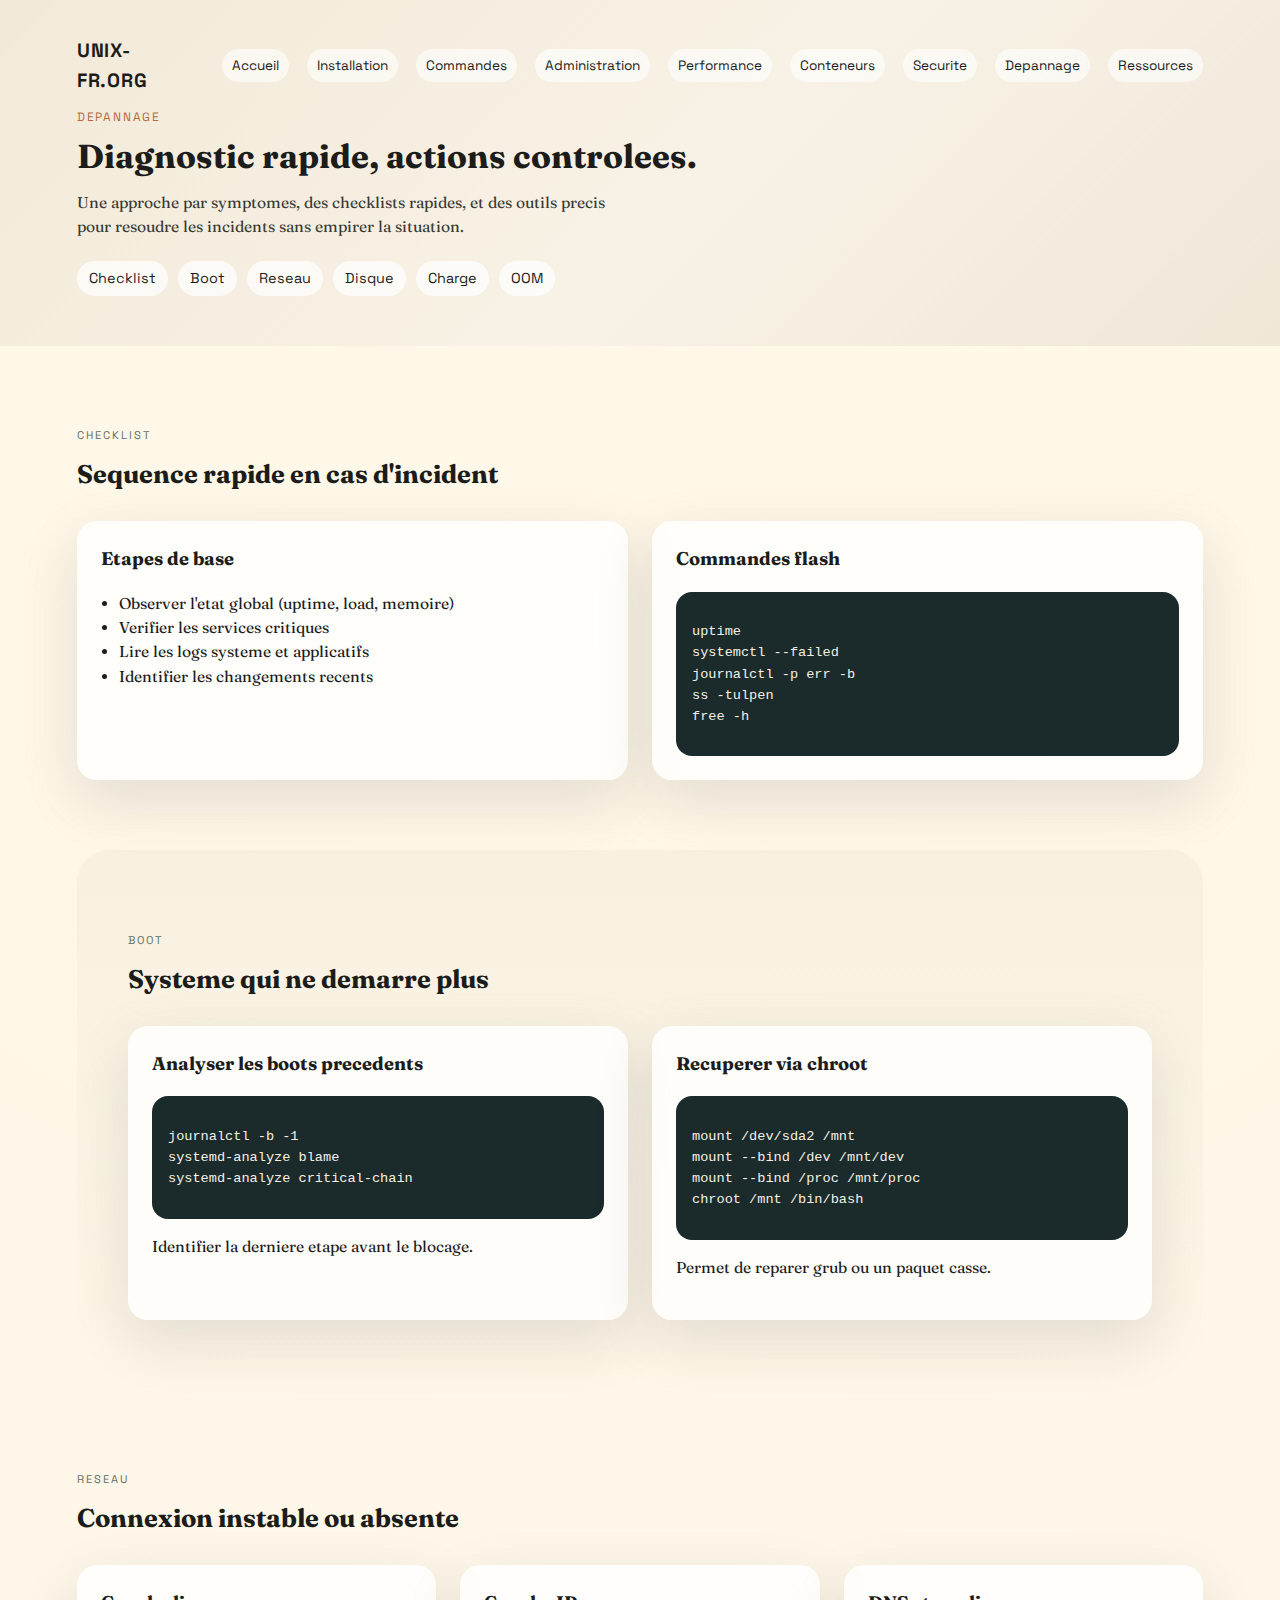
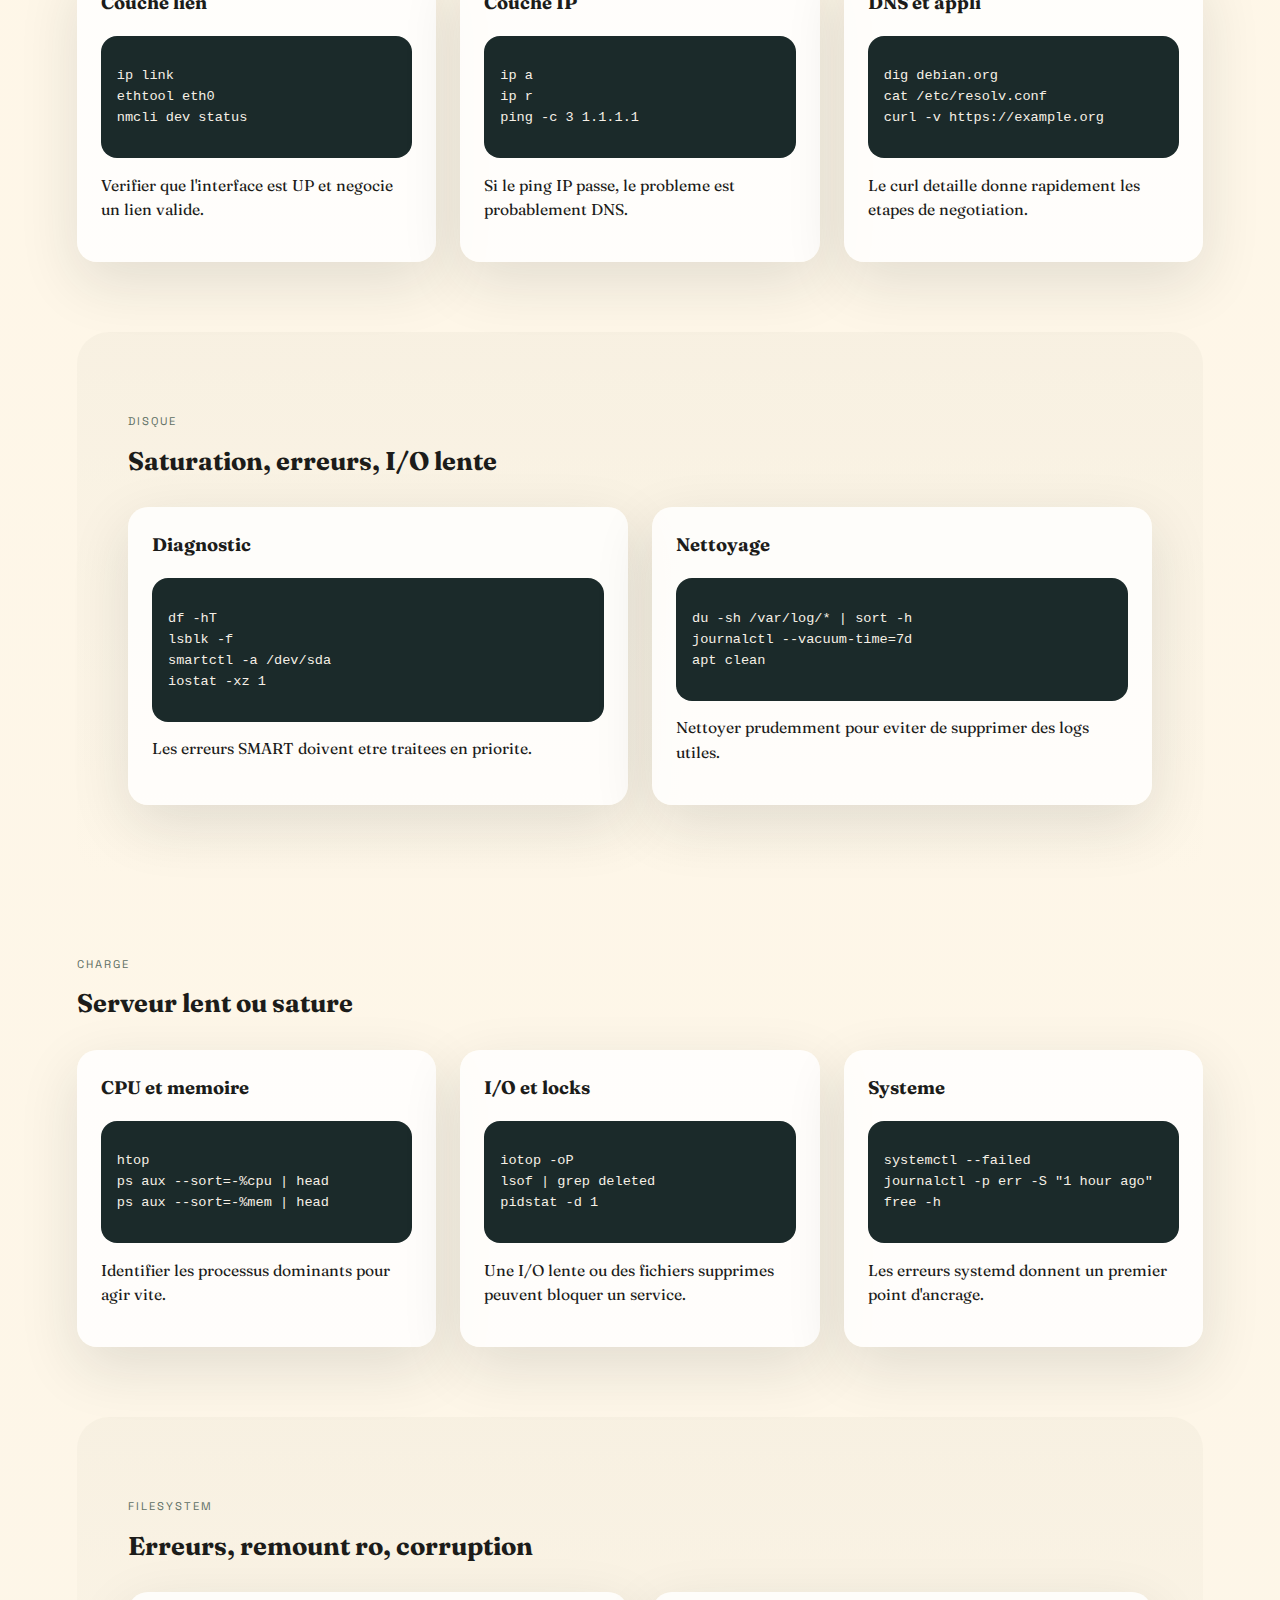
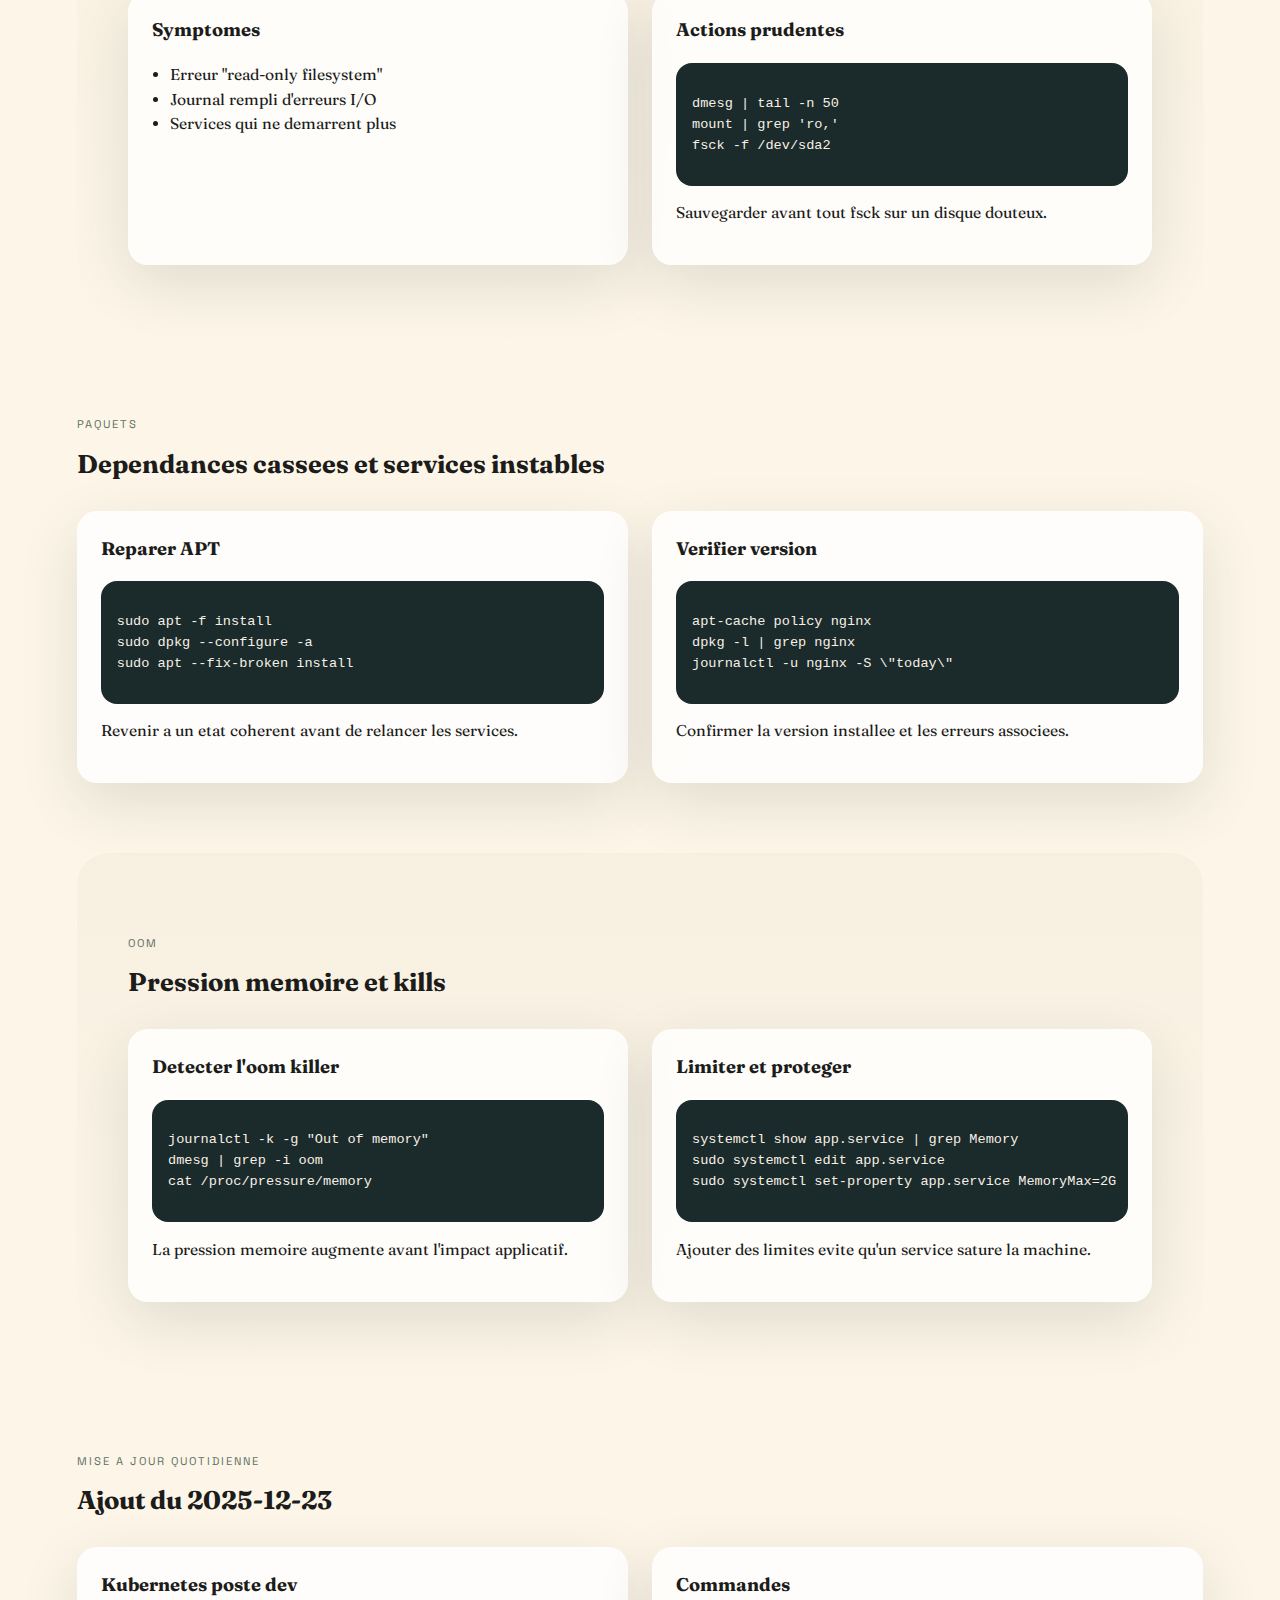
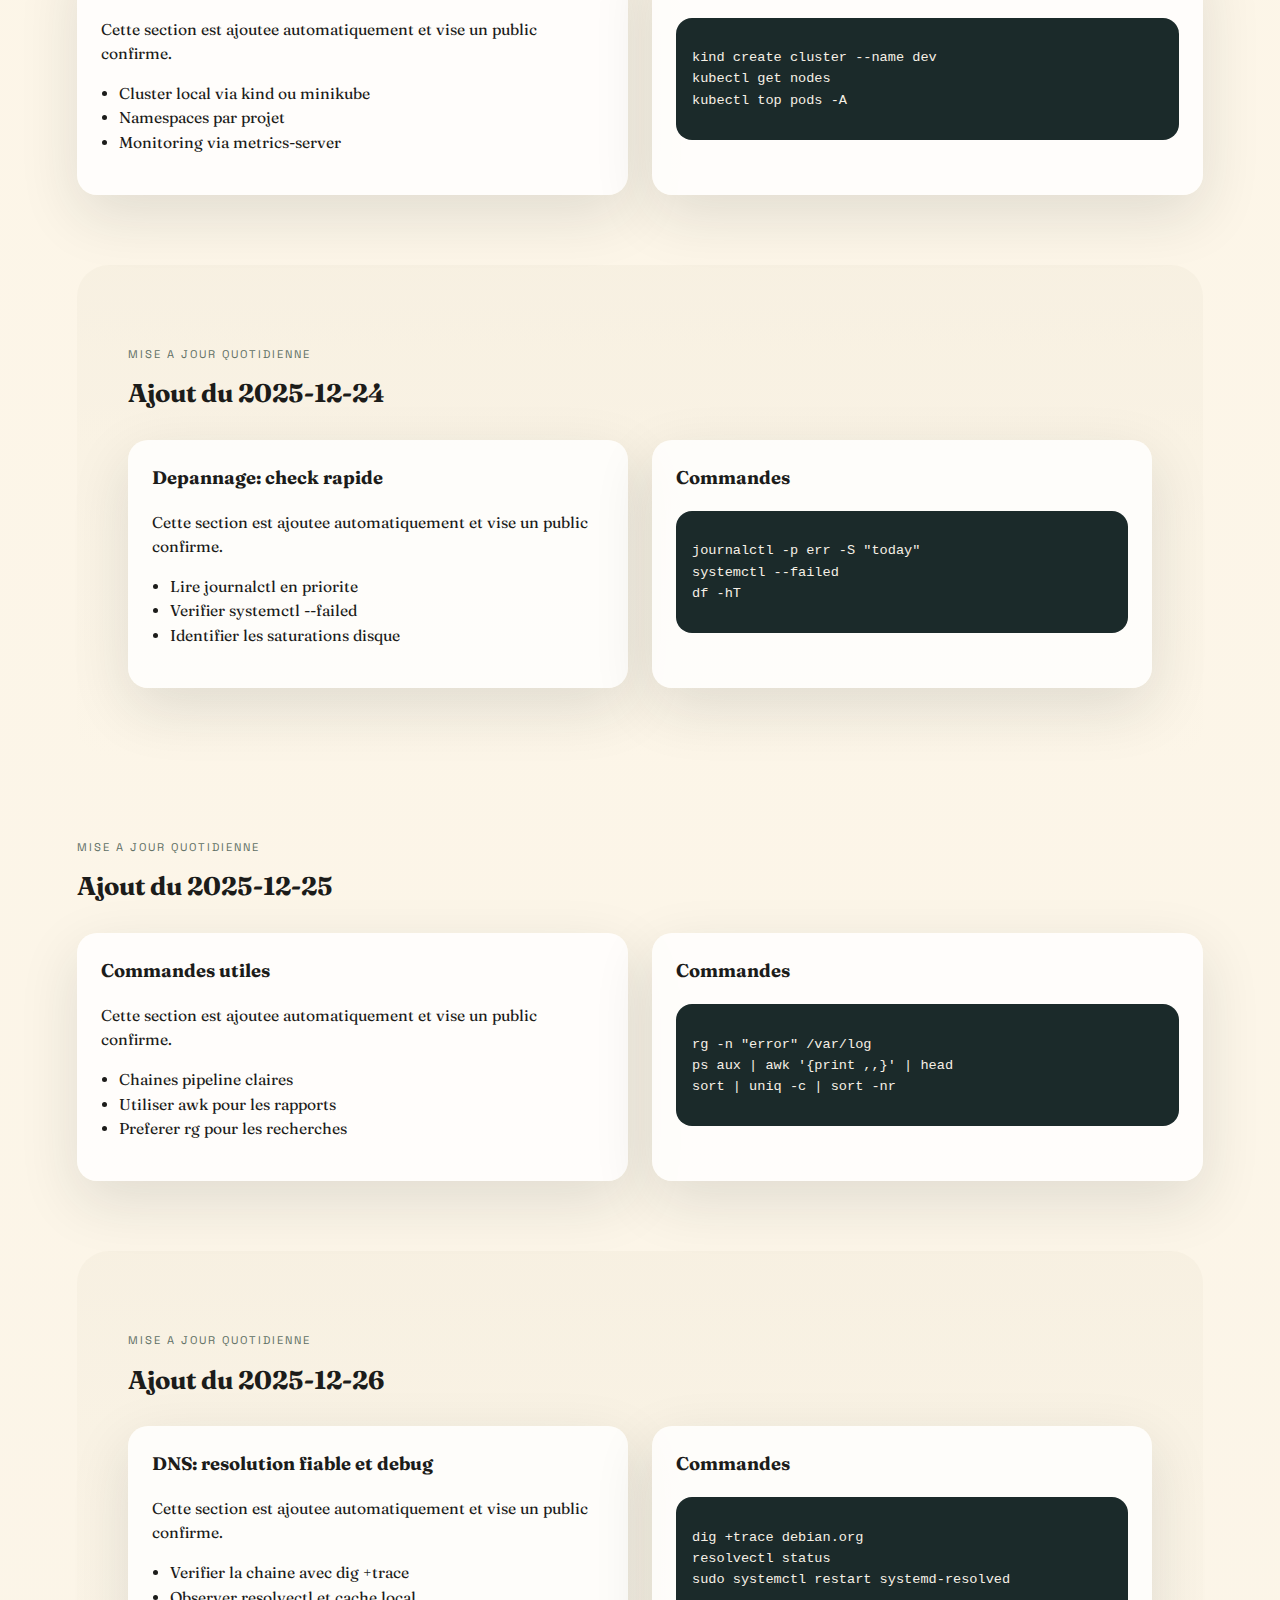
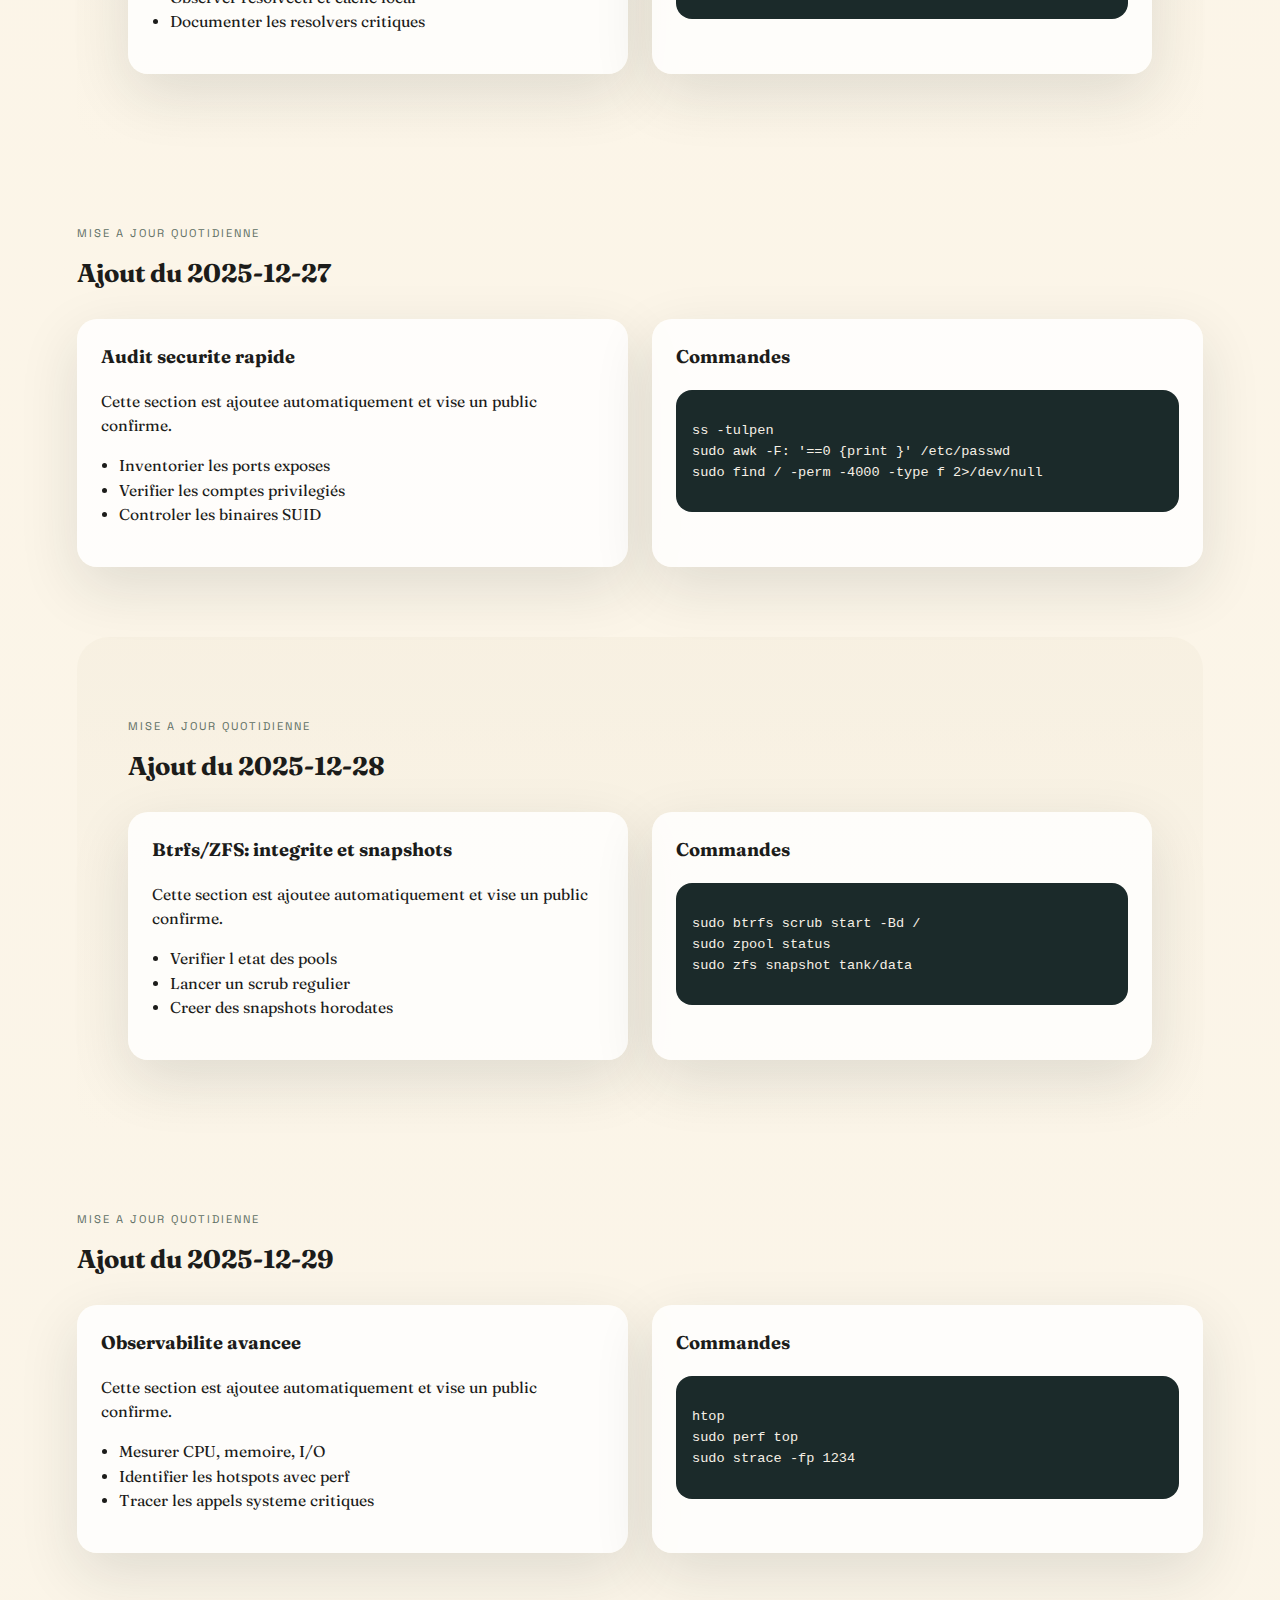
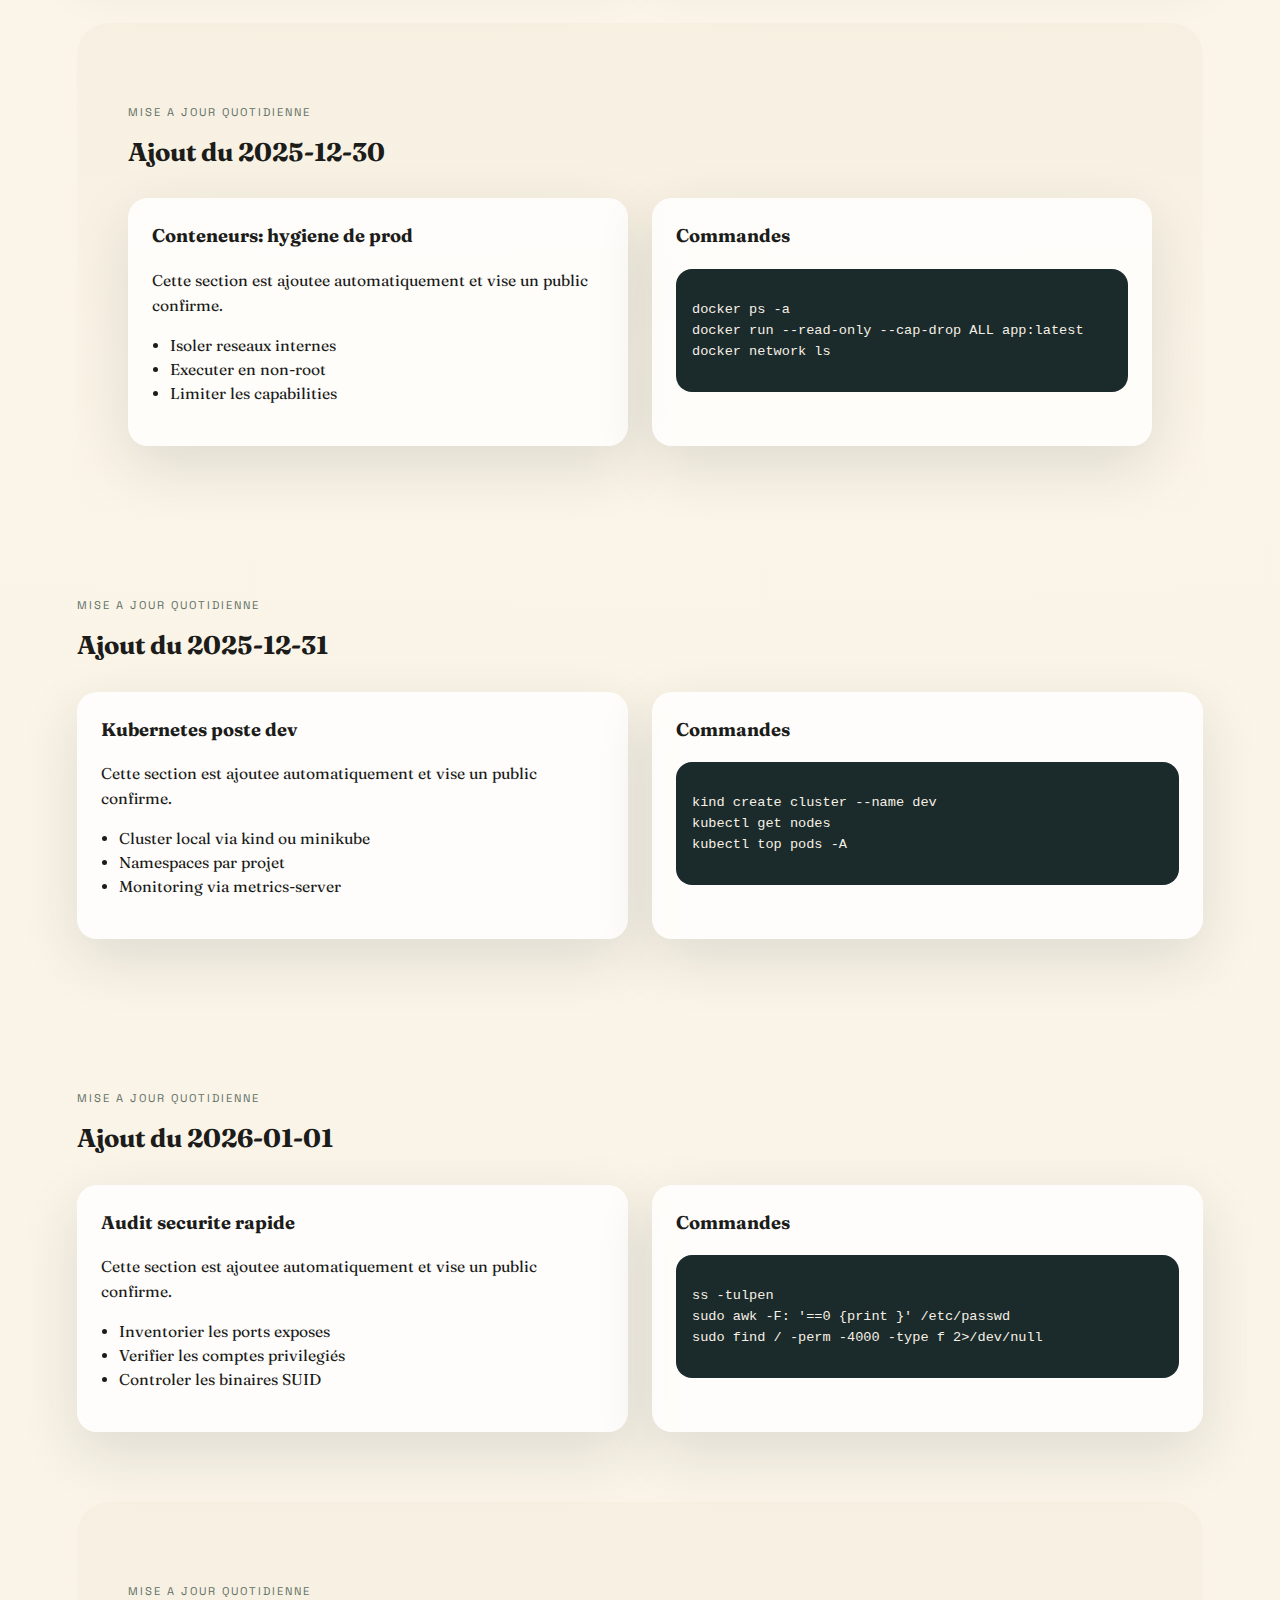
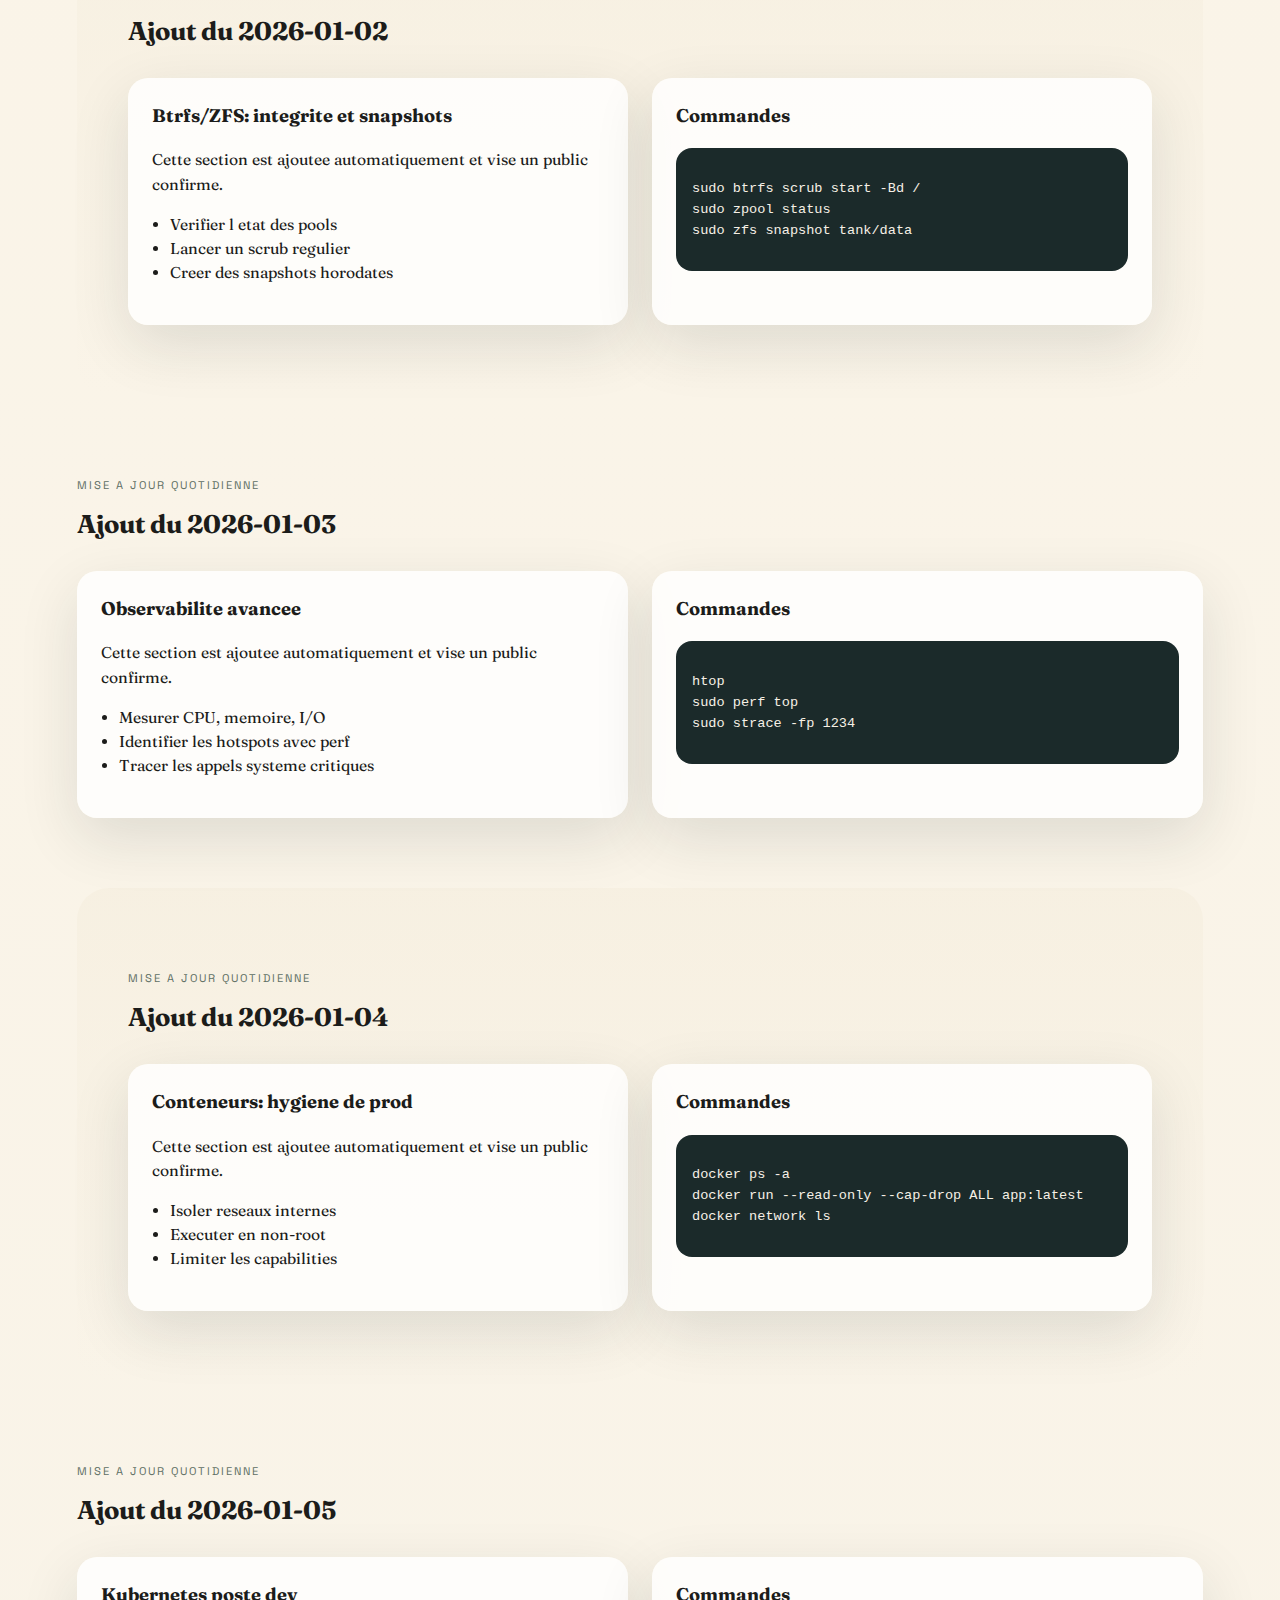
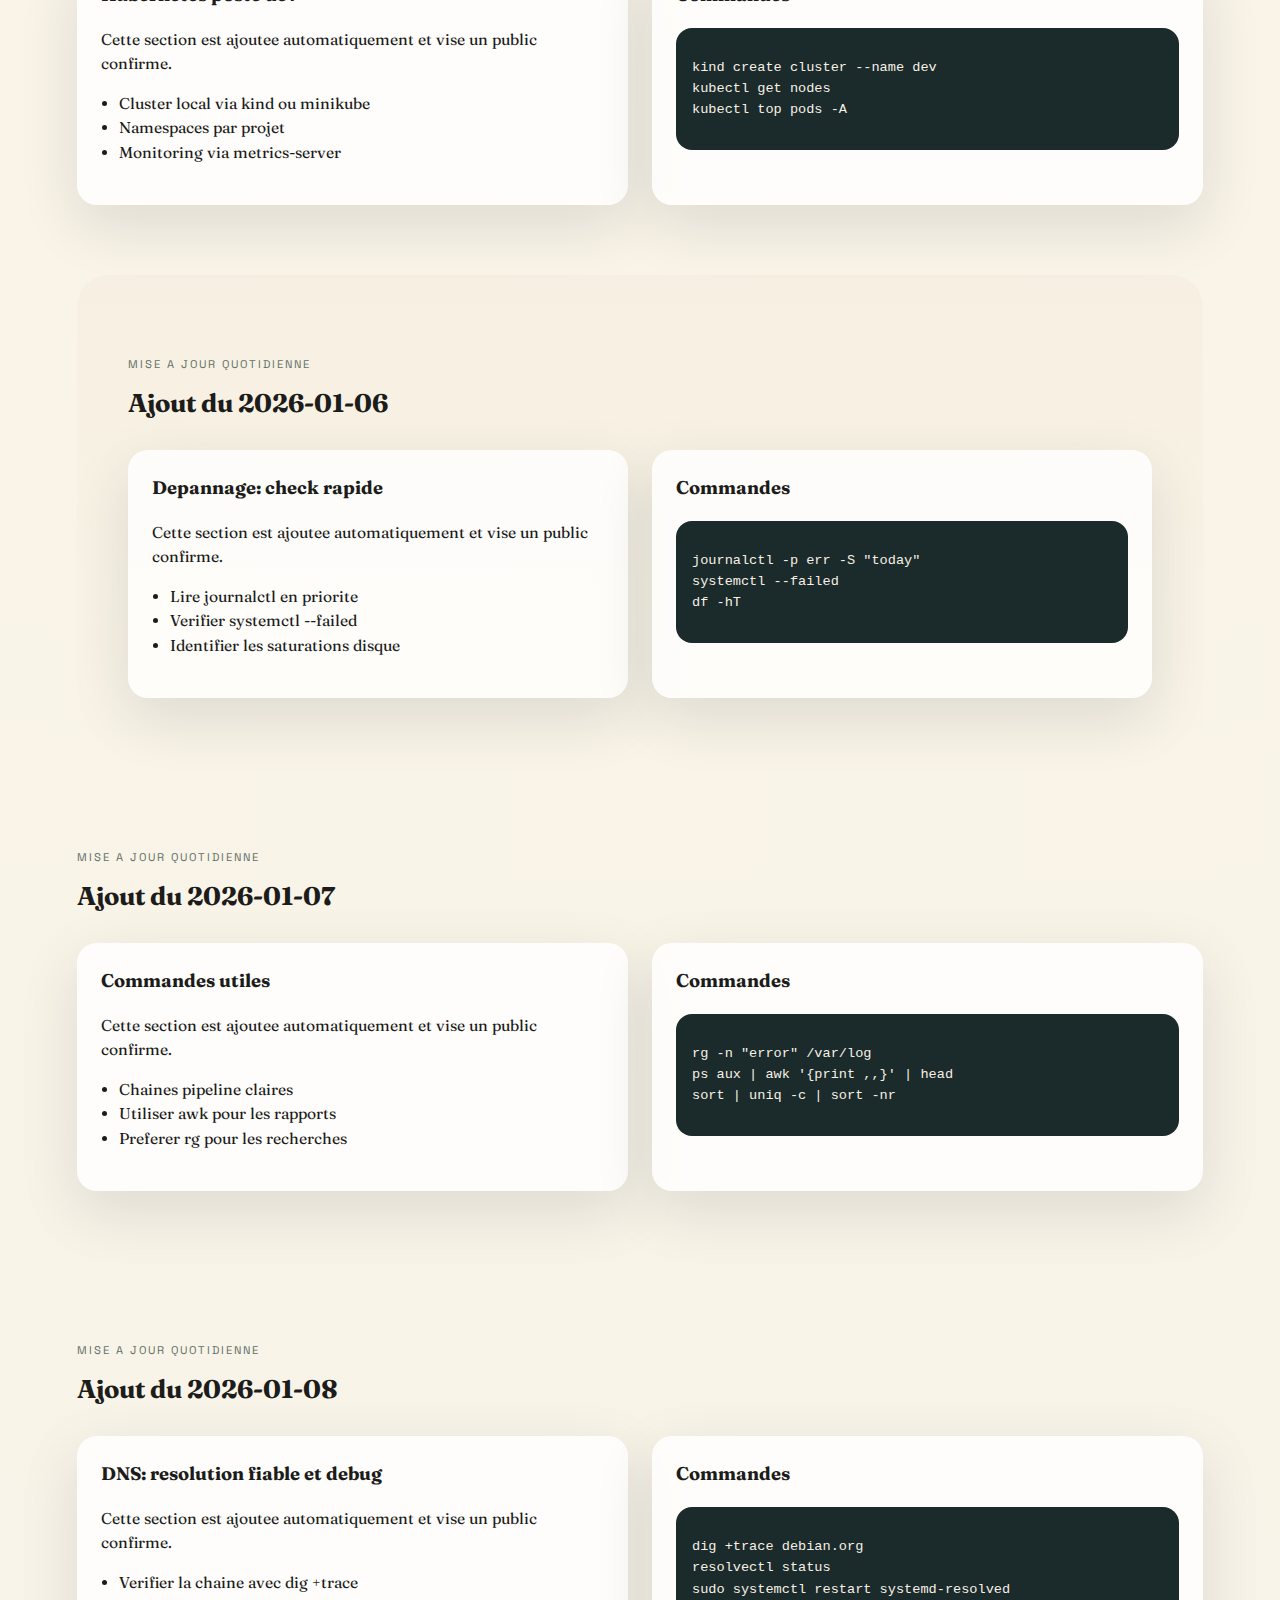
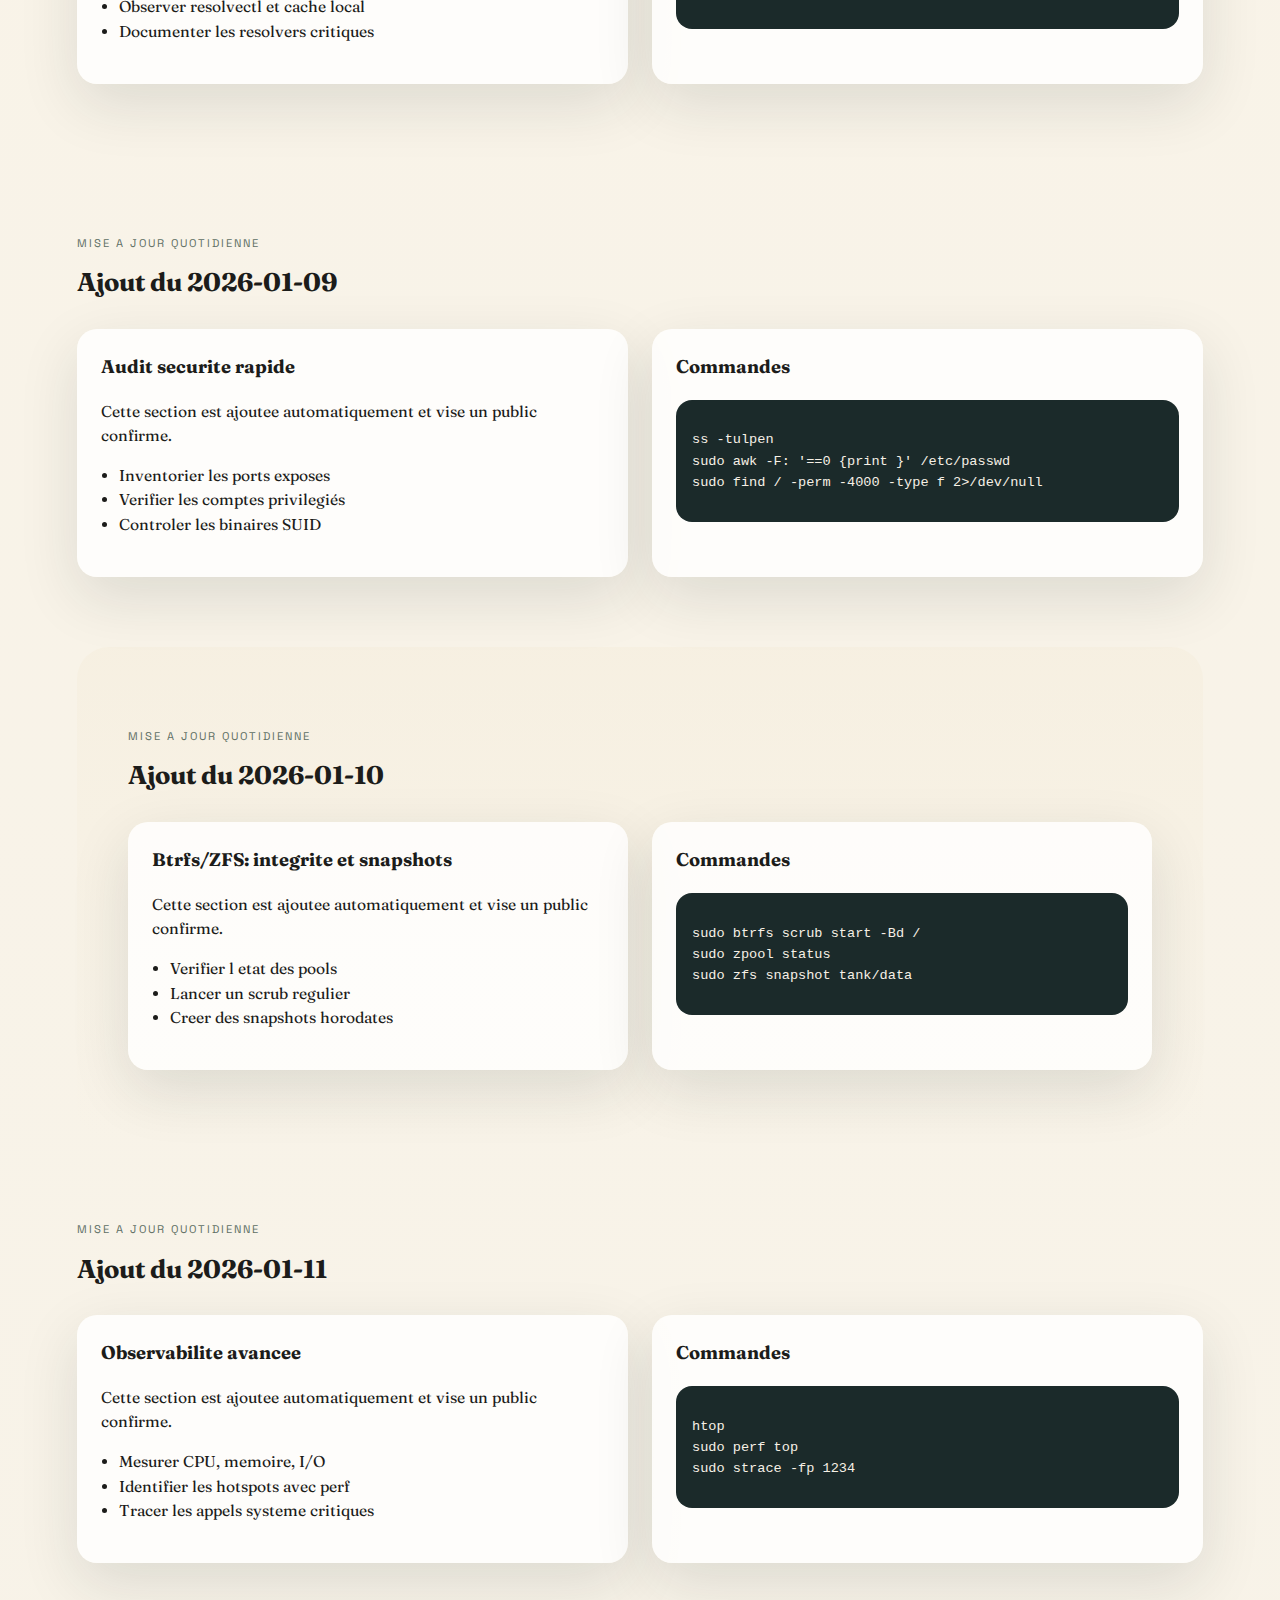
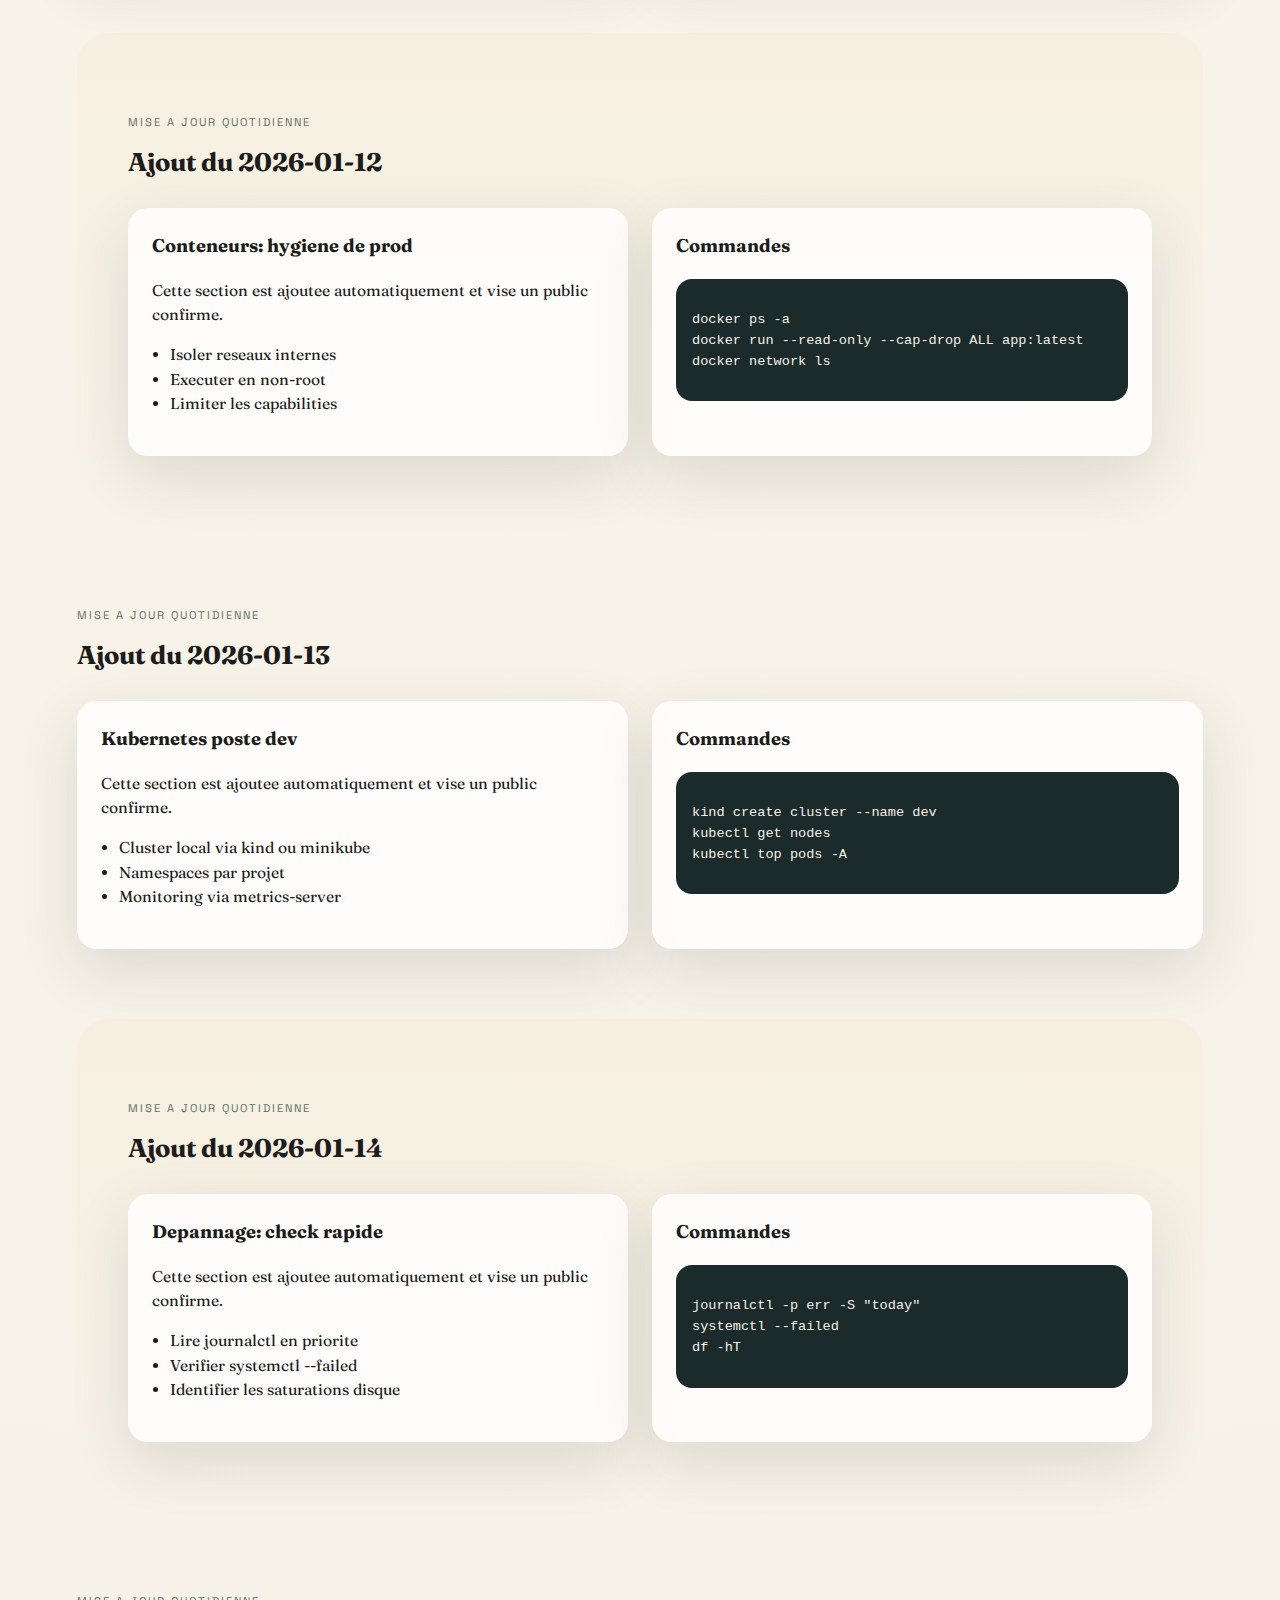
<file: depannage.html>
<!doctype html>
<html lang="fr">
  <head>
    <meta charset="utf-8" />
    <script src="redirect.js"></script>
    <meta name="viewport" content="width=device-width, initial-scale=1" />
    <title>unix-fr.org - Depannage Linux</title>
    <meta
      name="description"
      content="Depannage Linux : methodes, checklists et commandes pour resoudre rapidement les incidents."
    />
    <meta name="robots" content="index,follow" />
    <link rel="canonical" href="https://www.unix-fr.org/depannage.html" />
    <meta name="theme-color" content="#0b1110" />
    <meta property="og:site_name" content="unix-fr.org" />
    <meta property="og:title" content="unix-fr.org - Depannage Linux" />
    <meta
      property="og:description"
      content="Depannage Linux : methodes, checklists et commandes pour resoudre rapidement les incidents."
    />
    <meta property="og:type" content="website" />
    <meta property="og:url" content="https://www.unix-fr.org/depannage.html" />
    <meta property="og:locale" content="fr_FR" />
    <meta name="twitter:card" content="summary" />
    <meta name="twitter:title" content="unix-fr.org - Depannage Linux" />
    <meta
      name="twitter:description"
      content="Depannage Linux : methodes, checklists et commandes pour resoudre rapidement les incidents."
    />
    <link rel="stylesheet" href="styles.css" />
  </head>
  <body>
    <header class="page-hero">
      <nav class="nav">
        <div class="logo">unix-fr.org</div>
        <div class="nav-links">
          <a href="index.html">Accueil</a>
          <a href="installation.html">Installation</a>
          <a href="commandes.html">Commandes</a>
          <a href="administration.html">Administration</a>
          <a href="performance.html">Performance</a>
          <a href="conteneurs.html">Conteneurs</a>
          <a href="securite.html">Securite</a>
          <a href="depannage.html">Depannage</a>
          <a href="ressources.html">Ressources</a>
        </div>
      </nav>
      <div class="hero-text">
        <p class="eyebrow">Depannage</p>
        <h1 class="page-title">Diagnostic rapide, actions controlees.</h1>
        <p class="lead">
          Une approche par symptomes, des checklists rapides, et des outils
          precis pour resoudre les incidents sans empirer la situation.
        </p>
        <div class="subnav">
          <a href="#checklist">Checklist</a>
          <a href="#boot">Boot</a>
          <a href="#reseau">Reseau</a>
          <a href="#disque">Disque</a>
          <a href="#charge">Charge</a>
          <a href="#oom">OOM</a>
        </div>
      </div>
    </header>

    <main>
      <section id="checklist" class="section">
        <div class="section-title">
          <p>Checklist</p>
          <h2>Sequence rapide en cas d'incident</h2>
        </div>
        <div class="grid two">
          <article class="card">
            <h3>Etapes de base</h3>
            <ul>
              <li>Observer l'etat global (uptime, load, memoire)</li>
              <li>Verifier les services critiques</li>
              <li>Lire les logs systeme et applicatifs</li>
              <li>Identifier les changements recents</li>
            </ul>
          </article>
          <article class="card">
            <h3>Commandes flash</h3>
            <div class="code-block">
              <pre><code>uptime
systemctl --failed
journalctl -p err -b
ss -tulpen
free -h</code></pre>
            </div>
          </article>
        </div>
      </section>

      <section id="boot" class="section alt">
        <div class="section-title">
          <p>Boot</p>
          <h2>Systeme qui ne demarre plus</h2>
        </div>
        <div class="grid two">
          <article class="card">
            <h3>Analyser les boots precedents</h3>
            <div class="code-block">
              <pre><code>journalctl -b -1
systemd-analyze blame
systemd-analyze critical-chain</code></pre>
            </div>
            <p>
              Identifier la derniere etape avant le blocage.
            </p>
          </article>
          <article class="card">
            <h3>Recuperer via chroot</h3>
            <div class="code-block">
              <pre><code>mount /dev/sda2 /mnt
mount --bind /dev /mnt/dev
mount --bind /proc /mnt/proc
chroot /mnt /bin/bash</code></pre>
            </div>
            <p>
              Permet de reparer grub ou un paquet casse.
            </p>
          </article>
        </div>
      </section>

      <section id="reseau" class="section">
        <div class="section-title">
          <p>Reseau</p>
          <h2>Connexion instable ou absente</h2>
        </div>
        <div class="grid three">
          <article class="card">
            <h3>Couche lien</h3>
            <div class="code-block">
              <pre><code>ip link
ethtool eth0
nmcli dev status</code></pre>
            </div>
            <p>
              Verifier que l'interface est UP et negocie un lien valide.
            </p>
          </article>
          <article class="card">
            <h3>Couche IP</h3>
            <div class="code-block">
              <pre><code>ip a
ip r
ping -c 3 1.1.1.1</code></pre>
            </div>
            <p>
              Si le ping IP passe, le probleme est probablement DNS.
            </p>
          </article>
          <article class="card">
            <h3>DNS et appli</h3>
            <div class="code-block">
              <pre><code>dig debian.org
cat /etc/resolv.conf
curl -v https://example.org</code></pre>
            </div>
            <p>
              Le curl detaille donne rapidement les etapes de negotiation.
            </p>
          </article>
        </div>
      </section>

      <section id="disque" class="section alt">
        <div class="section-title">
          <p>Disque</p>
          <h2>Saturation, erreurs, I/O lente</h2>
        </div>
        <div class="grid two">
          <article class="card">
            <h3>Diagnostic</h3>
            <div class="code-block">
              <pre><code>df -hT
lsblk -f
smartctl -a /dev/sda
iostat -xz 1</code></pre>
            </div>
            <p>
              Les erreurs SMART doivent etre traitees en priorite.
            </p>
          </article>
          <article class="card">
            <h3>Nettoyage</h3>
            <div class="code-block">
              <pre><code>du -sh /var/log/* | sort -h
journalctl --vacuum-time=7d
apt clean</code></pre>
            </div>
            <p>
              Nettoyer prudemment pour eviter de supprimer des logs utiles.
            </p>
          </article>
        </div>
      </section>

      <section id="charge" class="section">
        <div class="section-title">
          <p>Charge</p>
          <h2>Serveur lent ou sature</h2>
        </div>
        <div class="grid three">
          <article class="card">
            <h3>CPU et memoire</h3>
            <div class="code-block">
              <pre><code>htop
ps aux --sort=-%cpu | head
ps aux --sort=-%mem | head</code></pre>
            </div>
            <p>
              Identifier les processus dominants pour agir vite.
            </p>
          </article>
          <article class="card">
            <h3>I/O et locks</h3>
            <div class="code-block">
              <pre><code>iotop -oP
lsof | grep deleted
pidstat -d 1</code></pre>
            </div>
            <p>
              Une I/O lente ou des fichiers supprimes peuvent bloquer un service.
            </p>
          </article>
          <article class="card">
            <h3>Systeme</h3>
            <div class="code-block">
              <pre><code>systemctl --failed
journalctl -p err -S "1 hour ago"
free -h</code></pre>
            </div>
            <p>
              Les erreurs systemd donnent un premier point d'ancrage.
            </p>
          </article>
        </div>
      </section>

      <section id="filesystem" class="section alt">
        <div class="section-title">
          <p>Filesystem</p>
          <h2>Erreurs, remount ro, corruption</h2>
        </div>
        <div class="grid two">
          <article class="card">
            <h3>Symptomes</h3>
            <ul>
              <li>Erreur "read-only filesystem"</li>
              <li>Journal rempli d'erreurs I/O</li>
              <li>Services qui ne demarrent plus</li>
            </ul>
          </article>
          <article class="card">
            <h3>Actions prudentes</h3>
            <div class="code-block">
              <pre><code>dmesg | tail -n 50
mount | grep 'ro,'
fsck -f /dev/sda2</code></pre>
            </div>
            <p>
              Sauvegarder avant tout fsck sur un disque douteux.
            </p>
          </article>
        </div>
      </section>

      <section id="paquets" class="section">
        <div class="section-title">
          <p>Paquets</p>
          <h2>Dependances cassees et services instables</h2>
        </div>
        <div class="grid two">
          <article class="card">
            <h3>Reparer APT</h3>
            <div class="code-block">
              <pre><code>sudo apt -f install
sudo dpkg --configure -a
sudo apt --fix-broken install</code></pre>
            </div>
            <p>
              Revenir a un etat coherent avant de relancer les services.
            </p>
          </article>
          <article class="card">
            <h3>Verifier version</h3>
            <div class="code-block">
              <pre><code>apt-cache policy nginx
dpkg -l | grep nginx
journalctl -u nginx -S \"today\"</code></pre>
            </div>
            <p>
              Confirmer la version installee et les erreurs associees.
            </p>
          </article>
        </div>
      </section>

      <section id="oom" class="section alt">
        <div class="section-title">
          <p>OOM</p>
          <h2>Pression memoire et kills</h2>
        </div>
        <div class="grid two">
          <article class="card">
            <h3>Detecter l'oom killer</h3>
            <div class="code-block">
              <pre><code>journalctl -k -g "Out of memory"
dmesg | grep -i oom
cat /proc/pressure/memory</code></pre>
            </div>
            <p>
              La pression memoire augmente avant l'impact applicatif.
            </p>
          </article>
          <article class="card">
            <h3>Limiter et proteger</h3>
            <div class="code-block">
              <pre><code>systemctl show app.service | grep Memory
sudo systemctl edit app.service
sudo systemctl set-property app.service MemoryMax=2G</code></pre>
            </div>
            <p>
              Ajouter des limites evite qu'un service sature la machine.
            </p>
          </article>
        </div>
      </section>
          <section id="auto-20251223-kubernetes" class="section">
        <div class="section-title">
          <p>Mise a jour quotidienne</p>
          <h2>Ajout du 2025-12-23</h2>
        </div>
        <div class="grid two">
          <article class="card">
            <h3>Kubernetes poste dev</h3>
            <p>
              Cette section est ajoutee automatiquement et vise un public confirme.
            </p>
            <ul>
              <li>Cluster local via kind ou minikube</li>
              <li>Namespaces par projet</li>
              <li>Monitoring via metrics-server</li>
            </ul>
          </article>
          <article class="card">
            <h3>Commandes</h3>
            <div class="code-block">
              <pre><code>kind create cluster --name dev
kubectl get nodes
kubectl top pods -A</code></pre>
            </div>
          </article>
        </div>
      </section>
          <section id="auto-20251224-depannage" class="section alt">
        <div class="section-title">
          <p>Mise a jour quotidienne</p>
          <h2>Ajout du 2025-12-24</h2>
        </div>
        <div class="grid two">
          <article class="card">
            <h3>Depannage: check rapide</h3>
            <p>
              Cette section est ajoutee automatiquement et vise un public confirme.
            </p>
            <ul>
              <li>Lire journalctl en priorite</li>
              <li>Verifier systemctl --failed</li>
              <li>Identifier les saturations disque</li>
            </ul>
          </article>
          <article class="card">
            <h3>Commandes</h3>
            <div class="code-block">
              <pre><code>journalctl -p err -S "today"
systemctl --failed
df -hT</code></pre>
            </div>
          </article>
        </div>
      </section>
          <section id="auto-20251225-commandes" class="section">
        <div class="section-title">
          <p>Mise a jour quotidienne</p>
          <h2>Ajout du 2025-12-25</h2>
        </div>
        <div class="grid two">
          <article class="card">
            <h3>Commandes utiles</h3>
            <p>
              Cette section est ajoutee automatiquement et vise un public confirme.
            </p>
            <ul>
              <li>Chaines pipeline claires</li>
              <li>Utiliser awk pour les rapports</li>
              <li>Preferer rg pour les recherches</li>
            </ul>
          </article>
          <article class="card">
            <h3>Commandes</h3>
            <div class="code-block">
              <pre><code>rg -n "error" /var/log
ps aux | awk '{print ,,}' | head
sort | uniq -c | sort -nr</code></pre>
            </div>
          </article>
        </div>
      </section>
          <section id="auto-20251226-dns" class="section alt">
        <div class="section-title">
          <p>Mise a jour quotidienne</p>
          <h2>Ajout du 2025-12-26</h2>
        </div>
        <div class="grid two">
          <article class="card">
            <h3>DNS: resolution fiable et debug</h3>
            <p>
              Cette section est ajoutee automatiquement et vise un public confirme.
            </p>
            <ul>
              <li>Verifier la chaine avec dig +trace</li>
              <li>Observer resolvectl et cache local</li>
              <li>Documenter les resolvers critiques</li>
            </ul>
          </article>
          <article class="card">
            <h3>Commandes</h3>
            <div class="code-block">
              <pre><code>dig +trace debian.org
resolvectl status
sudo systemctl restart systemd-resolved</code></pre>
            </div>
          </article>
        </div>
      </section>
          <section id="auto-20251227-securite" class="section">
        <div class="section-title">
          <p>Mise a jour quotidienne</p>
          <h2>Ajout du 2025-12-27</h2>
        </div>
        <div class="grid two">
          <article class="card">
            <h3>Audit securite rapide</h3>
            <p>
              Cette section est ajoutee automatiquement et vise un public confirme.
            </p>
            <ul>
              <li>Inventorier les ports exposes</li>
              <li>Verifier les comptes privilegiés</li>
              <li>Controler les binaires SUID</li>
            </ul>
          </article>
          <article class="card">
            <h3>Commandes</h3>
            <div class="code-block">
              <pre><code>ss -tulpen
sudo awk -F: '==0 {print }' /etc/passwd
sudo find / -perm -4000 -type f 2>/dev/null</code></pre>
            </div>
          </article>
        </div>
      </section>
          <section id="auto-20251228-stockage" class="section alt">
        <div class="section-title">
          <p>Mise a jour quotidienne</p>
          <h2>Ajout du 2025-12-28</h2>
        </div>
        <div class="grid two">
          <article class="card">
            <h3>Btrfs/ZFS: integrite et snapshots</h3>
            <p>
              Cette section est ajoutee automatiquement et vise un public confirme.
            </p>
            <ul>
              <li>Verifier l etat des pools</li>
              <li>Lancer un scrub regulier</li>
              <li>Creer des snapshots horodates</li>
            </ul>
          </article>
          <article class="card">
            <h3>Commandes</h3>
            <div class="code-block">
              <pre><code>sudo btrfs scrub start -Bd /
sudo zpool status
sudo zfs snapshot tank/data</code></pre>
            </div>
          </article>
        </div>
      </section>
          <section id="auto-20251229-performance" class="section">
        <div class="section-title">
          <p>Mise a jour quotidienne</p>
          <h2>Ajout du 2025-12-29</h2>
        </div>
        <div class="grid two">
          <article class="card">
            <h3>Observabilite avancee</h3>
            <p>
              Cette section est ajoutee automatiquement et vise un public confirme.
            </p>
            <ul>
              <li>Mesurer CPU, memoire, I/O</li>
              <li>Identifier les hotspots avec perf</li>
              <li>Tracer les appels systeme critiques</li>
            </ul>
          </article>
          <article class="card">
            <h3>Commandes</h3>
            <div class="code-block">
              <pre><code>htop
sudo perf top
sudo strace -fp 1234</code></pre>
            </div>
          </article>
        </div>
      </section>
          <section id="auto-20251230-conteneurs" class="section alt">
        <div class="section-title">
          <p>Mise a jour quotidienne</p>
          <h2>Ajout du 2025-12-30</h2>
        </div>
        <div class="grid two">
          <article class="card">
            <h3>Conteneurs: hygiene de prod</h3>
            <p>
              Cette section est ajoutee automatiquement et vise un public confirme.
            </p>
            <ul>
              <li>Isoler reseaux internes</li>
              <li>Executer en non-root</li>
              <li>Limiter les capabilities</li>
            </ul>
          </article>
          <article class="card">
            <h3>Commandes</h3>
            <div class="code-block">
              <pre><code>docker ps -a
docker run --read-only --cap-drop ALL app:latest
docker network ls</code></pre>
            </div>
          </article>
        </div>
      </section>
          <section id="auto-20251231-kubernetes" class="section">
        <div class="section-title">
          <p>Mise a jour quotidienne</p>
          <h2>Ajout du 2025-12-31</h2>
        </div>
        <div class="grid two">
          <article class="card">
            <h3>Kubernetes poste dev</h3>
            <p>
              Cette section est ajoutee automatiquement et vise un public confirme.
            </p>
            <ul>
              <li>Cluster local via kind ou minikube</li>
              <li>Namespaces par projet</li>
              <li>Monitoring via metrics-server</li>
            </ul>
          </article>
          <article class="card">
            <h3>Commandes</h3>
            <div class="code-block">
              <pre><code>kind create cluster --name dev
kubectl get nodes
kubectl top pods -A</code></pre>
            </div>
          </article>
        </div>
      </section>
          <section id="auto-20260101-securite" class="section">
        <div class="section-title">
          <p>Mise a jour quotidienne</p>
          <h2>Ajout du 2026-01-01</h2>
        </div>
        <div class="grid two">
          <article class="card">
            <h3>Audit securite rapide</h3>
            <p>
              Cette section est ajoutee automatiquement et vise un public confirme.
            </p>
            <ul>
              <li>Inventorier les ports exposes</li>
              <li>Verifier les comptes privilegiés</li>
              <li>Controler les binaires SUID</li>
            </ul>
          </article>
          <article class="card">
            <h3>Commandes</h3>
            <div class="code-block">
              <pre><code>ss -tulpen
sudo awk -F: '==0 {print }' /etc/passwd
sudo find / -perm -4000 -type f 2>/dev/null</code></pre>
            </div>
          </article>
        </div>
      </section>
          <section id="auto-20260102-stockage" class="section alt">
        <div class="section-title">
          <p>Mise a jour quotidienne</p>
          <h2>Ajout du 2026-01-02</h2>
        </div>
        <div class="grid two">
          <article class="card">
            <h3>Btrfs/ZFS: integrite et snapshots</h3>
            <p>
              Cette section est ajoutee automatiquement et vise un public confirme.
            </p>
            <ul>
              <li>Verifier l etat des pools</li>
              <li>Lancer un scrub regulier</li>
              <li>Creer des snapshots horodates</li>
            </ul>
          </article>
          <article class="card">
            <h3>Commandes</h3>
            <div class="code-block">
              <pre><code>sudo btrfs scrub start -Bd /
sudo zpool status
sudo zfs snapshot tank/data</code></pre>
            </div>
          </article>
        </div>
      </section>
          <section id="auto-20260103-performance" class="section">
        <div class="section-title">
          <p>Mise a jour quotidienne</p>
          <h2>Ajout du 2026-01-03</h2>
        </div>
        <div class="grid two">
          <article class="card">
            <h3>Observabilite avancee</h3>
            <p>
              Cette section est ajoutee automatiquement et vise un public confirme.
            </p>
            <ul>
              <li>Mesurer CPU, memoire, I/O</li>
              <li>Identifier les hotspots avec perf</li>
              <li>Tracer les appels systeme critiques</li>
            </ul>
          </article>
          <article class="card">
            <h3>Commandes</h3>
            <div class="code-block">
              <pre><code>htop
sudo perf top
sudo strace -fp 1234</code></pre>
            </div>
          </article>
        </div>
      </section>
          <section id="auto-20260104-conteneurs" class="section alt">
        <div class="section-title">
          <p>Mise a jour quotidienne</p>
          <h2>Ajout du 2026-01-04</h2>
        </div>
        <div class="grid two">
          <article class="card">
            <h3>Conteneurs: hygiene de prod</h3>
            <p>
              Cette section est ajoutee automatiquement et vise un public confirme.
            </p>
            <ul>
              <li>Isoler reseaux internes</li>
              <li>Executer en non-root</li>
              <li>Limiter les capabilities</li>
            </ul>
          </article>
          <article class="card">
            <h3>Commandes</h3>
            <div class="code-block">
              <pre><code>docker ps -a
docker run --read-only --cap-drop ALL app:latest
docker network ls</code></pre>
            </div>
          </article>
        </div>
      </section>
          <section id="auto-20260105-kubernetes" class="section">
        <div class="section-title">
          <p>Mise a jour quotidienne</p>
          <h2>Ajout du 2026-01-05</h2>
        </div>
        <div class="grid two">
          <article class="card">
            <h3>Kubernetes poste dev</h3>
            <p>
              Cette section est ajoutee automatiquement et vise un public confirme.
            </p>
            <ul>
              <li>Cluster local via kind ou minikube</li>
              <li>Namespaces par projet</li>
              <li>Monitoring via metrics-server</li>
            </ul>
          </article>
          <article class="card">
            <h3>Commandes</h3>
            <div class="code-block">
              <pre><code>kind create cluster --name dev
kubectl get nodes
kubectl top pods -A</code></pre>
            </div>
          </article>
        </div>
      </section>
          <section id="auto-20260106-depannage" class="section alt">
        <div class="section-title">
          <p>Mise a jour quotidienne</p>
          <h2>Ajout du 2026-01-06</h2>
        </div>
        <div class="grid two">
          <article class="card">
            <h3>Depannage: check rapide</h3>
            <p>
              Cette section est ajoutee automatiquement et vise un public confirme.
            </p>
            <ul>
              <li>Lire journalctl en priorite</li>
              <li>Verifier systemctl --failed</li>
              <li>Identifier les saturations disque</li>
            </ul>
          </article>
          <article class="card">
            <h3>Commandes</h3>
            <div class="code-block">
              <pre><code>journalctl -p err -S "today"
systemctl --failed
df -hT</code></pre>
            </div>
          </article>
        </div>
      </section>
          <section id="auto-20260107-commandes" class="section">
        <div class="section-title">
          <p>Mise a jour quotidienne</p>
          <h2>Ajout du 2026-01-07</h2>
        </div>
        <div class="grid two">
          <article class="card">
            <h3>Commandes utiles</h3>
            <p>
              Cette section est ajoutee automatiquement et vise un public confirme.
            </p>
            <ul>
              <li>Chaines pipeline claires</li>
              <li>Utiliser awk pour les rapports</li>
              <li>Preferer rg pour les recherches</li>
            </ul>
          </article>
          <article class="card">
            <h3>Commandes</h3>
            <div class="code-block">
              <pre><code>rg -n "error" /var/log
ps aux | awk '{print ,,}' | head
sort | uniq -c | sort -nr</code></pre>
            </div>
          </article>
        </div>
      </section>
          <section id="auto-20260108-dns" class="section">
        <div class="section-title">
          <p>Mise a jour quotidienne</p>
          <h2>Ajout du 2026-01-08</h2>
        </div>
        <div class="grid two">
          <article class="card">
            <h3>DNS: resolution fiable et debug</h3>
            <p>
              Cette section est ajoutee automatiquement et vise un public confirme.
            </p>
            <ul>
              <li>Verifier la chaine avec dig +trace</li>
              <li>Observer resolvectl et cache local</li>
              <li>Documenter les resolvers critiques</li>
            </ul>
          </article>
          <article class="card">
            <h3>Commandes</h3>
            <div class="code-block">
              <pre><code>dig +trace debian.org
resolvectl status
sudo systemctl restart systemd-resolved</code></pre>
            </div>
          </article>
        </div>
      </section>
          <section id="auto-20260109-securite" class="section">
        <div class="section-title">
          <p>Mise a jour quotidienne</p>
          <h2>Ajout du 2026-01-09</h2>
        </div>
        <div class="grid two">
          <article class="card">
            <h3>Audit securite rapide</h3>
            <p>
              Cette section est ajoutee automatiquement et vise un public confirme.
            </p>
            <ul>
              <li>Inventorier les ports exposes</li>
              <li>Verifier les comptes privilegiés</li>
              <li>Controler les binaires SUID</li>
            </ul>
          </article>
          <article class="card">
            <h3>Commandes</h3>
            <div class="code-block">
              <pre><code>ss -tulpen
sudo awk -F: '==0 {print }' /etc/passwd
sudo find / -perm -4000 -type f 2>/dev/null</code></pre>
            </div>
          </article>
        </div>
      </section>
          <section id="auto-20260110-stockage" class="section alt">
        <div class="section-title">
          <p>Mise a jour quotidienne</p>
          <h2>Ajout du 2026-01-10</h2>
        </div>
        <div class="grid two">
          <article class="card">
            <h3>Btrfs/ZFS: integrite et snapshots</h3>
            <p>
              Cette section est ajoutee automatiquement et vise un public confirme.
            </p>
            <ul>
              <li>Verifier l etat des pools</li>
              <li>Lancer un scrub regulier</li>
              <li>Creer des snapshots horodates</li>
            </ul>
          </article>
          <article class="card">
            <h3>Commandes</h3>
            <div class="code-block">
              <pre><code>sudo btrfs scrub start -Bd /
sudo zpool status
sudo zfs snapshot tank/data</code></pre>
            </div>
          </article>
        </div>
      </section>
          <section id="auto-20260111-performance" class="section">
        <div class="section-title">
          <p>Mise a jour quotidienne</p>
          <h2>Ajout du 2026-01-11</h2>
        </div>
        <div class="grid two">
          <article class="card">
            <h3>Observabilite avancee</h3>
            <p>
              Cette section est ajoutee automatiquement et vise un public confirme.
            </p>
            <ul>
              <li>Mesurer CPU, memoire, I/O</li>
              <li>Identifier les hotspots avec perf</li>
              <li>Tracer les appels systeme critiques</li>
            </ul>
          </article>
          <article class="card">
            <h3>Commandes</h3>
            <div class="code-block">
              <pre><code>htop
sudo perf top
sudo strace -fp 1234</code></pre>
            </div>
          </article>
        </div>
      </section>
          <section id="auto-20260112-conteneurs" class="section alt">
        <div class="section-title">
          <p>Mise a jour quotidienne</p>
          <h2>Ajout du 2026-01-12</h2>
        </div>
        <div class="grid two">
          <article class="card">
            <h3>Conteneurs: hygiene de prod</h3>
            <p>
              Cette section est ajoutee automatiquement et vise un public confirme.
            </p>
            <ul>
              <li>Isoler reseaux internes</li>
              <li>Executer en non-root</li>
              <li>Limiter les capabilities</li>
            </ul>
          </article>
          <article class="card">
            <h3>Commandes</h3>
            <div class="code-block">
              <pre><code>docker ps -a
docker run --read-only --cap-drop ALL app:latest
docker network ls</code></pre>
            </div>
          </article>
        </div>
      </section>
          <section id="auto-20260113-kubernetes" class="section">
        <div class="section-title">
          <p>Mise a jour quotidienne</p>
          <h2>Ajout du 2026-01-13</h2>
        </div>
        <div class="grid two">
          <article class="card">
            <h3>Kubernetes poste dev</h3>
            <p>
              Cette section est ajoutee automatiquement et vise un public confirme.
            </p>
            <ul>
              <li>Cluster local via kind ou minikube</li>
              <li>Namespaces par projet</li>
              <li>Monitoring via metrics-server</li>
            </ul>
          </article>
          <article class="card">
            <h3>Commandes</h3>
            <div class="code-block">
              <pre><code>kind create cluster --name dev
kubectl get nodes
kubectl top pods -A</code></pre>
            </div>
          </article>
        </div>
      </section>
          <section id="auto-20260114-depannage" class="section alt">
        <div class="section-title">
          <p>Mise a jour quotidienne</p>
          <h2>Ajout du 2026-01-14</h2>
        </div>
        <div class="grid two">
          <article class="card">
            <h3>Depannage: check rapide</h3>
            <p>
              Cette section est ajoutee automatiquement et vise un public confirme.
            </p>
            <ul>
              <li>Lire journalctl en priorite</li>
              <li>Verifier systemctl --failed</li>
              <li>Identifier les saturations disque</li>
            </ul>
          </article>
          <article class="card">
            <h3>Commandes</h3>
            <div class="code-block">
              <pre><code>journalctl -p err -S "today"
systemctl --failed
df -hT</code></pre>
            </div>
          </article>
        </div>
      </section>
          <section id="auto-20260115-commandes" class="section">
        <div class="section-title">
          <p>Mise a jour quotidienne</p>
          <h2>Ajout du 2026-01-15</h2>
        </div>
        <div class="grid two">
          <article class="card">
            <h3>Commandes utiles</h3>
            <p>
              Cette section est ajoutee automatiquement et vise un public confirme.
            </p>
            <ul>
              <li>Chaines pipeline claires</li>
              <li>Utiliser awk pour les rapports</li>
              <li>Preferer rg pour les recherches</li>
            </ul>
          </article>
          <article class="card">
            <h3>Commandes</h3>
            <div class="code-block">
              <pre><code>rg -n "error" /var/log
ps aux | awk '{print ,,}' | head
sort | uniq -c | sort -nr</code></pre>
            </div>
          </article>
        </div>
      </section>
          <section id="auto-20260116-dns" class="section alt">
        <div class="section-title">
          <p>Mise a jour quotidienne</p>
          <h2>Ajout du 2026-01-16</h2>
        </div>
        <div class="grid two">
          <article class="card">
            <h3>DNS: resolution fiable et debug</h3>
            <p>
              Cette section est ajoutee automatiquement et vise un public confirme.
            </p>
            <ul>
              <li>Verifier la chaine avec dig +trace</li>
              <li>Observer resolvectl et cache local</li>
              <li>Documenter les resolvers critiques</li>
            </ul>
          </article>
          <article class="card">
            <h3>Commandes</h3>
            <div class="code-block">
              <pre><code>dig +trace debian.org
resolvectl status
sudo systemctl restart systemd-resolved</code></pre>
            </div>
          </article>
        </div>
      </section>
          <section id="auto-20260117-securite" class="section">
        <div class="section-title">
          <p>Mise a jour quotidienne</p>
          <h2>Ajout du 2026-01-17</h2>
        </div>
        <div class="grid two">
          <article class="card">
            <h3>Audit securite rapide</h3>
            <p>
              Cette section est ajoutee automatiquement et vise un public confirme.
            </p>
            <ul>
              <li>Inventorier les ports exposes</li>
              <li>Verifier les comptes privilegiés</li>
              <li>Controler les binaires SUID</li>
            </ul>
          </article>
          <article class="card">
            <h3>Commandes</h3>
            <div class="code-block">
              <pre><code>ss -tulpen
sudo awk -F: '==0 {print }' /etc/passwd
sudo find / -perm -4000 -type f 2>/dev/null</code></pre>
            </div>
          </article>
        </div>
      </section>
          <section id="auto-20260118-stockage" class="section">
        <div class="section-title">
          <p>Mise a jour quotidienne</p>
          <h2>Ajout du 2026-01-18</h2>
        </div>
        <div class="grid two">
          <article class="card">
            <h3>Btrfs/ZFS: integrite et snapshots</h3>
            <p>
              Cette section est ajoutee automatiquement et vise un public confirme.
            </p>
            <ul>
              <li>Verifier l etat des pools</li>
              <li>Lancer un scrub regulier</li>
              <li>Creer des snapshots horodates</li>
            </ul>
          </article>
          <article class="card">
            <h3>Commandes</h3>
            <div class="code-block">
              <pre><code>sudo btrfs scrub start -Bd /
sudo zpool status
sudo zfs snapshot tank/data</code></pre>
            </div>
          </article>
        </div>
      </section>
          <section id="auto-20260119-performance" class="section">
        <div class="section-title">
          <p>Mise a jour quotidienne</p>
          <h2>Ajout du 2026-01-19</h2>
        </div>
        <div class="grid two">
          <article class="card">
            <h3>Observabilite avancee</h3>
            <p>
              Cette section est ajoutee automatiquement et vise un public confirme.
            </p>
            <ul>
              <li>Mesurer CPU, memoire, I/O</li>
              <li>Identifier les hotspots avec perf</li>
              <li>Tracer les appels systeme critiques</li>
            </ul>
          </article>
          <article class="card">
            <h3>Commandes</h3>
            <div class="code-block">
              <pre><code>htop
sudo perf top
sudo strace -fp 1234</code></pre>
            </div>
          </article>
        </div>
      </section>
          <section id="auto-20260120-conteneurs" class="section alt">
        <div class="section-title">
          <p>Mise a jour quotidienne</p>
          <h2>Ajout du 2026-01-20</h2>
        </div>
        <div class="grid two">
          <article class="card">
            <h3>Conteneurs: hygiene de prod</h3>
            <p>
              Cette section est ajoutee automatiquement et vise un public confirme.
            </p>
            <ul>
              <li>Isoler reseaux internes</li>
              <li>Executer en non-root</li>
              <li>Limiter les capabilities</li>
            </ul>
          </article>
          <article class="card">
            <h3>Commandes</h3>
            <div class="code-block">
              <pre><code>docker ps -a
docker run --read-only --cap-drop ALL app:latest
docker network ls</code></pre>
            </div>
          </article>
        </div>
      </section>
          <section id="auto-20260121-kubernetes" class="section">
        <div class="section-title">
          <p>Mise a jour quotidienne</p>
          <h2>Ajout du 2026-01-21</h2>
        </div>
        <div class="grid two">
          <article class="card">
            <h3>Kubernetes poste dev</h3>
            <p>
              Cette section est ajoutee automatiquement et vise un public confirme.
            </p>
            <ul>
              <li>Cluster local via kind ou minikube</li>
              <li>Namespaces par projet</li>
              <li>Monitoring via metrics-server</li>
            </ul>
          </article>
          <article class="card">
            <h3>Commandes</h3>
            <div class="code-block">
              <pre><code>kind create cluster --name dev
kubectl get nodes
kubectl top pods -A</code></pre>
            </div>
          </article>
        </div>
      </section>
          <section id="auto-20260122-depannage" class="section alt">
        <div class="section-title">
          <p>Mise a jour quotidienne</p>
          <h2>Ajout du 2026-01-22</h2>
        </div>
        <div class="grid two">
          <article class="card">
            <h3>Depannage: check rapide</h3>
            <p>
              Cette section est ajoutee automatiquement et vise un public confirme.
            </p>
            <ul>
              <li>Lire journalctl en priorite</li>
              <li>Verifier systemctl --failed</li>
              <li>Identifier les saturations disque</li>
            </ul>
          </article>
          <article class="card">
            <h3>Commandes</h3>
            <div class="code-block">
              <pre><code>journalctl -p err -S "today"
systemctl --failed
df -hT</code></pre>
            </div>
          </article>
        </div>
      </section>
          <section id="auto-20260123-commandes" class="section">
        <div class="section-title">
          <p>Mise a jour quotidienne</p>
          <h2>Ajout du 2026-01-23</h2>
        </div>
        <div class="grid two">
          <article class="card">
            <h3>Commandes utiles</h3>
            <p>
              Cette section est ajoutee automatiquement et vise un public confirme.
            </p>
            <ul>
              <li>Chaines pipeline claires</li>
              <li>Utiliser awk pour les rapports</li>
              <li>Preferer rg pour les recherches</li>
            </ul>
          </article>
          <article class="card">
            <h3>Commandes</h3>
            <div class="code-block">
              <pre><code>rg -n "error" /var/log
ps aux | awk '{print ,,}' | head
sort | uniq -c | sort -nr</code></pre>
            </div>
          </article>
        </div>
      </section>
          <section id="auto-20260124-dns" class="section alt">
        <div class="section-title">
          <p>Mise a jour quotidienne</p>
          <h2>Ajout du 2026-01-24</h2>
        </div>
        <div class="grid two">
          <article class="card">
            <h3>DNS: resolution fiable et debug</h3>
            <p>
              Cette section est ajoutee automatiquement et vise un public confirme.
            </p>
            <ul>
              <li>Verifier la chaine avec dig +trace</li>
              <li>Observer resolvectl et cache local</li>
              <li>Documenter les resolvers critiques</li>
            </ul>
          </article>
          <article class="card">
            <h3>Commandes</h3>
            <div class="code-block">
              <pre><code>dig +trace debian.org
resolvectl status
sudo systemctl restart systemd-resolved</code></pre>
            </div>
          </article>
        </div>
      </section>
          <section id="auto-20260125-securite" class="section">
        <div class="section-title">
          <p>Mise a jour quotidienne</p>
          <h2>Ajout du 2026-01-25</h2>
        </div>
        <div class="grid two">
          <article class="card">
            <h3>Audit securite rapide</h3>
            <p>
              Cette section est ajoutee automatiquement et vise un public confirme.
            </p>
            <ul>
              <li>Inventorier les ports exposes</li>
              <li>Verifier les comptes privilegiés</li>
              <li>Controler les binaires SUID</li>
            </ul>
          </article>
          <article class="card">
            <h3>Commandes</h3>
            <div class="code-block">
              <pre><code>ss -tulpen
sudo awk -F: '==0 {print }' /etc/passwd
sudo find / -perm -4000 -type f 2>/dev/null</code></pre>
            </div>
          </article>
        </div>
      </section>
          <section id="auto-20260126-stockage" class="section alt">
        <div class="section-title">
          <p>Mise a jour quotidienne</p>
          <h2>Ajout du 2026-01-26</h2>
        </div>
        <div class="grid two">
          <article class="card">
            <h3>Btrfs/ZFS: integrite et snapshots</h3>
            <p>
              Cette section est ajoutee automatiquement et vise un public confirme.
            </p>
            <ul>
              <li>Verifier l etat des pools</li>
              <li>Lancer un scrub regulier</li>
              <li>Creer des snapshots horodates</li>
            </ul>
          </article>
          <article class="card">
            <h3>Commandes</h3>
            <div class="code-block">
              <pre><code>sudo btrfs scrub start -Bd /
sudo zpool status
sudo zfs snapshot tank/data</code></pre>
            </div>
          </article>
        </div>
      </section>
          <section id="auto-20260127-performance" class="section">
        <div class="section-title">
          <p>Mise a jour quotidienne</p>
          <h2>Ajout du 2026-01-27</h2>
        </div>
        <div class="grid two">
          <article class="card">
            <h3>Observabilite avancee</h3>
            <p>
              Cette section est ajoutee automatiquement et vise un public confirme.
            </p>
            <ul>
              <li>Mesurer CPU, memoire, I/O</li>
              <li>Identifier les hotspots avec perf</li>
              <li>Tracer les appels systeme critiques</li>
            </ul>
          </article>
          <article class="card">
            <h3>Commandes</h3>
            <div class="code-block">
              <pre><code>htop
sudo perf top
sudo strace -fp 1234</code></pre>
            </div>
          </article>
        </div>
      </section>
          <section id="auto-20260128-conteneurs" class="section">
        <div class="section-title">
          <p>Mise a jour quotidienne</p>
          <h2>Ajout du 2026-01-28</h2>
        </div>
        <div class="grid two">
          <article class="card">
            <h3>Conteneurs: hygiene de prod</h3>
            <p>
              Cette section est ajoutee automatiquement et vise un public confirme.
            </p>
            <ul>
              <li>Isoler reseaux internes</li>
              <li>Executer en non-root</li>
              <li>Limiter les capabilities</li>
            </ul>
          </article>
          <article class="card">
            <h3>Commandes</h3>
            <div class="code-block">
              <pre><code>docker ps -a
docker run --read-only --cap-drop ALL app:latest
docker network ls</code></pre>
            </div>
          </article>
        </div>
      </section>
          <section id="auto-20260129-kubernetes" class="section">
        <div class="section-title">
          <p>Mise a jour quotidienne</p>
          <h2>Ajout du 2026-01-29</h2>
        </div>
        <div class="grid two">
          <article class="card">
            <h3>Kubernetes poste dev</h3>
            <p>
              Cette section est ajoutee automatiquement et vise un public confirme.
            </p>
            <ul>
              <li>Cluster local via kind ou minikube</li>
              <li>Namespaces par projet</li>
              <li>Monitoring via metrics-server</li>
            </ul>
          </article>
          <article class="card">
            <h3>Commandes</h3>
            <div class="code-block">
              <pre><code>kind create cluster --name dev
kubectl get nodes
kubectl top pods -A</code></pre>
            </div>
          </article>
        </div>
      </section>
          <section id="auto-20260130-depannage" class="section alt">
        <div class="section-title">
          <p>Mise a jour quotidienne</p>
          <h2>Ajout du 2026-01-30</h2>
        </div>
        <div class="grid two">
          <article class="card">
            <h3>Depannage: check rapide</h3>
            <p>
              Cette section est ajoutee automatiquement et vise un public confirme.
            </p>
            <ul>
              <li>Lire journalctl en priorite</li>
              <li>Verifier systemctl --failed</li>
              <li>Identifier les saturations disque</li>
            </ul>
          </article>
          <article class="card">
            <h3>Commandes</h3>
            <div class="code-block">
              <pre><code>journalctl -p err -S "today"
systemctl --failed
df -hT</code></pre>
            </div>
          </article>
        </div>
      </section>
          <section id="auto-20260131-commandes" class="section">
        <div class="section-title">
          <p>Mise a jour quotidienne</p>
          <h2>Ajout du 2026-01-31</h2>
        </div>
        <div class="grid two">
          <article class="card">
            <h3>Commandes utiles</h3>
            <p>
              Cette section est ajoutee automatiquement et vise un public confirme.
            </p>
            <ul>
              <li>Chaines pipeline claires</li>
              <li>Utiliser awk pour les rapports</li>
              <li>Preferer rg pour les recherches</li>
            </ul>
          </article>
          <article class="card">
            <h3>Commandes</h3>
            <div class="code-block">
              <pre><code>rg -n "error" /var/log
ps aux | awk '{print ,,}' | head
sort | uniq -c | sort -nr</code></pre>
            </div>
          </article>
        </div>
      </section>
          <section id="auto-20260201-dns" class="section alt">
        <div class="section-title">
          <p>Mise a jour quotidienne</p>
          <h2>Ajout du 2026-02-01</h2>
        </div>
        <div class="grid two">
          <article class="card">
            <h3>DNS: resolution fiable et debug</h3>
            <p>
              Cette section est ajoutee automatiquement et vise un public confirme.
            </p>
            <ul>
              <li>Verifier la chaine avec dig +trace</li>
              <li>Observer resolvectl et cache local</li>
              <li>Documenter les resolvers critiques</li>
            </ul>
          </article>
          <article class="card">
            <h3>Commandes</h3>
            <div class="code-block">
              <pre><code>dig +trace debian.org
resolvectl status
sudo systemctl restart systemd-resolved</code></pre>
            </div>
          </article>
        </div>
      </section>
          <section id="auto-20260202-securite" class="section">
        <div class="section-title">
          <p>Mise a jour quotidienne</p>
          <h2>Ajout du 2026-02-02</h2>
        </div>
        <div class="grid two">
          <article class="card">
            <h3>Audit securite rapide</h3>
            <p>
              Cette section est ajoutee automatiquement et vise un public confirme.
            </p>
            <ul>
              <li>Inventorier les ports exposes</li>
              <li>Verifier les comptes privilegiés</li>
              <li>Controler les binaires SUID</li>
            </ul>
          </article>
          <article class="card">
            <h3>Commandes</h3>
            <div class="code-block">
              <pre><code>ss -tulpen
sudo awk -F: '==0 {print }' /etc/passwd
sudo find / -perm -4000 -type f 2>/dev/null</code></pre>
            </div>
          </article>
        </div>
      </section>
          <section id="auto-20260203-stockage" class="section alt">
        <div class="section-title">
          <p>Mise a jour quotidienne</p>
          <h2>Ajout du 2026-02-03</h2>
        </div>
        <div class="grid two">
          <article class="card">
            <h3>Btrfs/ZFS: integrite et snapshots</h3>
            <p>
              Cette section est ajoutee automatiquement et vise un public confirme.
            </p>
            <ul>
              <li>Verifier l etat des pools</li>
              <li>Lancer un scrub regulier</li>
              <li>Creer des snapshots horodates</li>
            </ul>
          </article>
          <article class="card">
            <h3>Commandes</h3>
            <div class="code-block">
              <pre><code>sudo btrfs scrub start -Bd /
sudo zpool status
sudo zfs snapshot tank/data</code></pre>
            </div>
          </article>
        </div>
      </section>
          <section id="auto-20260204-performance" class="section">
        <div class="section-title">
          <p>Mise a jour quotidienne</p>
          <h2>Ajout du 2026-02-04</h2>
        </div>
        <div class="grid two">
          <article class="card">
            <h3>Observabilite avancee</h3>
            <p>
              Cette section est ajoutee automatiquement et vise un public confirme.
            </p>
            <ul>
              <li>Mesurer CPU, memoire, I/O</li>
              <li>Identifier les hotspots avec perf</li>
              <li>Tracer les appels systeme critiques</li>
            </ul>
          </article>
          <article class="card">
            <h3>Commandes</h3>
            <div class="code-block">
              <pre><code>htop
sudo perf top
sudo strace -fp 1234</code></pre>
            </div>
          </article>
        </div>
      </section>
          <section id="auto-20260205-conteneurs" class="section alt">
        <div class="section-title">
          <p>Mise a jour quotidienne</p>
          <h2>Ajout du 2026-02-05</h2>
        </div>
        <div class="grid two">
          <article class="card">
            <h3>Conteneurs: hygiene de prod</h3>
            <p>
              Cette section est ajoutee automatiquement et vise un public confirme.
            </p>
            <ul>
              <li>Isoler reseaux internes</li>
              <li>Executer en non-root</li>
              <li>Limiter les capabilities</li>
            </ul>
          </article>
          <article class="card">
            <h3>Commandes</h3>
            <div class="code-block">
              <pre><code>docker ps -a
docker run --read-only --cap-drop ALL app:latest
docker network ls</code></pre>
            </div>
          </article>
        </div>
      </section>
          <section id="auto-20260206-kubernetes" class="section">
        <div class="section-title">
          <p>Mise a jour quotidienne</p>
          <h2>Ajout du 2026-02-06</h2>
        </div>
        <div class="grid two">
          <article class="card">
            <h3>Kubernetes poste dev</h3>
            <p>
              Cette section est ajoutee automatiquement et vise un public confirme.
            </p>
            <ul>
              <li>Cluster local via kind ou minikube</li>
              <li>Namespaces par projet</li>
              <li>Monitoring via metrics-server</li>
            </ul>
          </article>
          <article class="card">
            <h3>Commandes</h3>
            <div class="code-block">
              <pre><code>kind create cluster --name dev
kubectl get nodes
kubectl top pods -A</code></pre>
            </div>
          </article>
        </div>
      </section>
          <section id="auto-20260207-depannage" class="section">
        <div class="section-title">
          <p>Mise a jour quotidienne</p>
          <h2>Ajout du 2026-02-07</h2>
        </div>
        <div class="grid two">
          <article class="card">
            <h3>Depannage: check rapide</h3>
            <p>
              Cette section est ajoutee automatiquement et vise un public confirme.
            </p>
            <ul>
              <li>Lire journalctl en priorite</li>
              <li>Verifier systemctl --failed</li>
              <li>Identifier les saturations disque</li>
            </ul>
          </article>
          <article class="card">
            <h3>Commandes</h3>
            <div class="code-block">
              <pre><code>journalctl -p err -S "today"
systemctl --failed
df -hT</code></pre>
            </div>
          </article>
        </div>
      </section>
          <section id="auto-20260208-commandes" class="section">
        <div class="section-title">
          <p>Mise a jour quotidienne</p>
          <h2>Ajout du 2026-02-08</h2>
        </div>
        <div class="grid two">
          <article class="card">
            <h3>Commandes utiles</h3>
            <p>
              Cette section est ajoutee automatiquement et vise un public confirme.
            </p>
            <ul>
              <li>Chaines pipeline claires</li>
              <li>Utiliser awk pour les rapports</li>
              <li>Preferer rg pour les recherches</li>
            </ul>
          </article>
          <article class="card">
            <h3>Commandes</h3>
            <div class="code-block">
              <pre><code>rg -n "error" /var/log
ps aux | awk '{print ,,}' | head
sort | uniq -c | sort -nr</code></pre>
            </div>
          </article>
        </div>
      </section>
          <section id="auto-20260209-dns" class="section alt">
        <div class="section-title">
          <p>Mise a jour quotidienne</p>
          <h2>Ajout du 2026-02-09</h2>
        </div>
        <div class="grid two">
          <article class="card">
            <h3>DNS: resolution fiable et debug</h3>
            <p>
              Cette section est ajoutee automatiquement et vise un public confirme.
            </p>
            <ul>
              <li>Verifier la chaine avec dig +trace</li>
              <li>Observer resolvectl et cache local</li>
              <li>Documenter les resolvers critiques</li>
            </ul>
          </article>
          <article class="card">
            <h3>Commandes</h3>
            <div class="code-block">
              <pre><code>dig +trace debian.org
resolvectl status
sudo systemctl restart systemd-resolved</code></pre>
            </div>
          </article>
        </div>
      </section>
          <section id="auto-20260210-securite" class="section">
        <div class="section-title">
          <p>Mise a jour quotidienne</p>
          <h2>Ajout du 2026-02-10</h2>
        </div>
        <div class="grid two">
          <article class="card">
            <h3>Audit securite rapide</h3>
            <p>
              Cette section est ajoutee automatiquement et vise un public confirme.
            </p>
            <ul>
              <li>Inventorier les ports exposes</li>
              <li>Verifier les comptes privilegiés</li>
              <li>Controler les binaires SUID</li>
            </ul>
          </article>
          <article class="card">
            <h3>Commandes</h3>
            <div class="code-block">
              <pre><code>ss -tulpen
sudo awk -F: '==0 {print }' /etc/passwd
sudo find / -perm -4000 -type f 2>/dev/null</code></pre>
            </div>
          </article>
        </div>
      </section>
          <section id="auto-20260211-stockage" class="section alt">
        <div class="section-title">
          <p>Mise a jour quotidienne</p>
          <h2>Ajout du 2026-02-11</h2>
        </div>
        <div class="grid two">
          <article class="card">
            <h3>Btrfs/ZFS: integrite et snapshots</h3>
            <p>
              Cette section est ajoutee automatiquement et vise un public confirme.
            </p>
            <ul>
              <li>Verifier l etat des pools</li>
              <li>Lancer un scrub regulier</li>
              <li>Creer des snapshots horodates</li>
            </ul>
          </article>
          <article class="card">
            <h3>Commandes</h3>
            <div class="code-block">
              <pre><code>sudo btrfs scrub start -Bd /
sudo zpool status
sudo zfs snapshot tank/data</code></pre>
            </div>
          </article>
        </div>
      </section>
          <section id="auto-20260212-performance" class="section">
        <div class="section-title">
          <p>Mise a jour quotidienne</p>
          <h2>Ajout du 2026-02-12</h2>
        </div>
        <div class="grid two">
          <article class="card">
            <h3>Observabilite avancee</h3>
            <p>
              Cette section est ajoutee automatiquement et vise un public confirme.
            </p>
            <ul>
              <li>Mesurer CPU, memoire, I/O</li>
              <li>Identifier les hotspots avec perf</li>
              <li>Tracer les appels systeme critiques</li>
            </ul>
          </article>
          <article class="card">
            <h3>Commandes</h3>
            <div class="code-block">
              <pre><code>htop
sudo perf top
sudo strace -fp 1234</code></pre>
            </div>
          </article>
        </div>
      </section>
          <section id="auto-20260213-conteneurs" class="section alt">
        <div class="section-title">
          <p>Mise a jour quotidienne</p>
          <h2>Ajout du 2026-02-13</h2>
        </div>
        <div class="grid two">
          <article class="card">
            <h3>Conteneurs: hygiene de prod</h3>
            <p>
              Cette section est ajoutee automatiquement et vise un public confirme.
            </p>
            <ul>
              <li>Isoler reseaux internes</li>
              <li>Executer en non-root</li>
              <li>Limiter les capabilities</li>
            </ul>
          </article>
          <article class="card">
            <h3>Commandes</h3>
            <div class="code-block">
              <pre><code>docker ps -a
docker run --read-only --cap-drop ALL app:latest
docker network ls</code></pre>
            </div>
          </article>
        </div>
      </section>
          <section id="auto-20260214-kubernetes" class="section">
        <div class="section-title">
          <p>Mise a jour quotidienne</p>
          <h2>Ajout du 2026-02-14</h2>
        </div>
        <div class="grid two">
          <article class="card">
            <h3>Kubernetes poste dev</h3>
            <p>
              Cette section est ajoutee automatiquement et vise un public confirme.
            </p>
            <ul>
              <li>Cluster local via kind ou minikube</li>
              <li>Namespaces par projet</li>
              <li>Monitoring via metrics-server</li>
            </ul>
          </article>
          <article class="card">
            <h3>Commandes</h3>
            <div class="code-block">
              <pre><code>kind create cluster --name dev
kubectl get nodes
kubectl top pods -A</code></pre>
            </div>
          </article>
        </div>
      </section>
          <section id="auto-20260215-depannage" class="section alt">
        <div class="section-title">
          <p>Mise a jour quotidienne</p>
          <h2>Ajout du 2026-02-15</h2>
        </div>
        <div class="grid two">
          <article class="card">
            <h3>Depannage: check rapide</h3>
            <p>
              Cette section est ajoutee automatiquement et vise un public confirme.
            </p>
            <ul>
              <li>Lire journalctl en priorite</li>
              <li>Verifier systemctl --failed</li>
              <li>Identifier les saturations disque</li>
            </ul>
          </article>
          <article class="card">
            <h3>Commandes</h3>
            <div class="code-block">
              <pre><code>journalctl -p err -S "today"
systemctl --failed
df -hT</code></pre>
            </div>
          </article>
        </div>
      </section>
          <section id="auto-20260216-commandes" class="section">
        <div class="section-title">
          <p>Mise a jour quotidienne</p>
          <h2>Ajout du 2026-02-16</h2>
        </div>
        <div class="grid two">
          <article class="card">
            <h3>Commandes utiles</h3>
            <p>
              Cette section est ajoutee automatiquement et vise un public confirme.
            </p>
            <ul>
              <li>Chaines pipeline claires</li>
              <li>Utiliser awk pour les rapports</li>
              <li>Preferer rg pour les recherches</li>
            </ul>
          </article>
          <article class="card">
            <h3>Commandes</h3>
            <div class="code-block">
              <pre><code>rg -n "error" /var/log
ps aux | awk '{print ,,}' | head
sort | uniq -c | sort -nr</code></pre>
            </div>
          </article>
        </div>
      </section>
          <section id="auto-20260217-dns" class="section">
        <div class="section-title">
          <p>Mise a jour quotidienne</p>
          <h2>Ajout du 2026-02-17</h2>
        </div>
        <div class="grid two">
          <article class="card">
            <h3>DNS: resolution fiable et debug</h3>
            <p>
              Cette section est ajoutee automatiquement et vise un public confirme.
            </p>
            <ul>
              <li>Verifier la chaine avec dig +trace</li>
              <li>Observer resolvectl et cache local</li>
              <li>Documenter les resolvers critiques</li>
            </ul>
          </article>
          <article class="card">
            <h3>Commandes</h3>
            <div class="code-block">
              <pre><code>dig +trace debian.org
resolvectl status
sudo systemctl restart systemd-resolved</code></pre>
            </div>
          </article>
        </div>
      </section>
          <section id="auto-20260218-securite" class="section">
        <div class="section-title">
          <p>Mise a jour quotidienne</p>
          <h2>Ajout du 2026-02-18</h2>
        </div>
        <div class="grid two">
          <article class="card">
            <h3>Audit securite rapide</h3>
            <p>
              Cette section est ajoutee automatiquement et vise un public confirme.
            </p>
            <ul>
              <li>Inventorier les ports exposes</li>
              <li>Verifier les comptes privilegiés</li>
              <li>Controler les binaires SUID</li>
            </ul>
          </article>
          <article class="card">
            <h3>Commandes</h3>
            <div class="code-block">
              <pre><code>ss -tulpen
sudo awk -F: '==0 {print }' /etc/passwd
sudo find / -perm -4000 -type f 2>/dev/null</code></pre>
            </div>
          </article>
        </div>
      </section>
          <section id="auto-20260219-stockage" class="section alt">
        <div class="section-title">
          <p>Mise a jour quotidienne</p>
          <h2>Ajout du 2026-02-19</h2>
        </div>
        <div class="grid two">
          <article class="card">
            <h3>Btrfs/ZFS: integrite et snapshots</h3>
            <p>
              Cette section est ajoutee automatiquement et vise un public confirme.
            </p>
            <ul>
              <li>Verifier l etat des pools</li>
              <li>Lancer un scrub regulier</li>
              <li>Creer des snapshots horodates</li>
            </ul>
          </article>
          <article class="card">
            <h3>Commandes</h3>
            <div class="code-block">
              <pre><code>sudo btrfs scrub start -Bd /
sudo zpool status
sudo zfs snapshot tank/data</code></pre>
            </div>
          </article>
        </div>
      </section>
          <section id="auto-20260220-performance" class="section">
        <div class="section-title">
          <p>Mise a jour quotidienne</p>
          <h2>Ajout du 2026-02-20</h2>
        </div>
        <div class="grid two">
          <article class="card">
            <h3>Observabilite avancee</h3>
            <p>
              Cette section est ajoutee automatiquement et vise un public confirme.
            </p>
            <ul>
              <li>Mesurer CPU, memoire, I/O</li>
              <li>Identifier les hotspots avec perf</li>
              <li>Tracer les appels systeme critiques</li>
            </ul>
          </article>
          <article class="card">
            <h3>Commandes</h3>
            <div class="code-block">
              <pre><code>htop
sudo perf top
sudo strace -fp 1234</code></pre>
            </div>
          </article>
        </div>
      </section>
          <section id="auto-20260221-conteneurs" class="section alt">
        <div class="section-title">
          <p>Mise a jour quotidienne</p>
          <h2>Ajout du 2026-02-21</h2>
        </div>
        <div class="grid two">
          <article class="card">
            <h3>Conteneurs: hygiene de prod</h3>
            <p>
              Cette section est ajoutee automatiquement et vise un public confirme.
            </p>
            <ul>
              <li>Isoler reseaux internes</li>
              <li>Executer en non-root</li>
              <li>Limiter les capabilities</li>
            </ul>
          </article>
          <article class="card">
            <h3>Commandes</h3>
            <div class="code-block">
              <pre><code>docker ps -a
docker run --read-only --cap-drop ALL app:latest
docker network ls</code></pre>
            </div>
          </article>
        </div>
      </section>
          <section id="auto-20260222-kubernetes" class="section">
        <div class="section-title">
          <p>Mise a jour quotidienne</p>
          <h2>Ajout du 2026-02-22</h2>
        </div>
        <div class="grid two">
          <article class="card">
            <h3>Kubernetes poste dev</h3>
            <p>
              Cette section est ajoutee automatiquement et vise un public confirme.
            </p>
            <ul>
              <li>Cluster local via kind ou minikube</li>
              <li>Namespaces par projet</li>
              <li>Monitoring via metrics-server</li>
            </ul>
          </article>
          <article class="card">
            <h3>Commandes</h3>
            <div class="code-block">
              <pre><code>kind create cluster --name dev
kubectl get nodes
kubectl top pods -A</code></pre>
            </div>
          </article>
        </div>
      </section>
          <section id="auto-20260223-depannage" class="section alt">
        <div class="section-title">
          <p>Mise a jour quotidienne</p>
          <h2>Ajout du 2026-02-23</h2>
        </div>
        <div class="grid two">
          <article class="card">
            <h3>Depannage: check rapide</h3>
            <p>
              Cette section est ajoutee automatiquement et vise un public confirme.
            </p>
            <ul>
              <li>Lire journalctl en priorite</li>
              <li>Verifier systemctl --failed</li>
              <li>Identifier les saturations disque</li>
            </ul>
          </article>
          <article class="card">
            <h3>Commandes</h3>
            <div class="code-block">
              <pre><code>journalctl -p err -S "today"
systemctl --failed
df -hT</code></pre>
            </div>
          </article>
        </div>
      </section>
          <section id="auto-20260224-commandes" class="section">
        <div class="section-title">
          <p>Mise a jour quotidienne</p>
          <h2>Ajout du 2026-02-24</h2>
        </div>
        <div class="grid two">
          <article class="card">
            <h3>Commandes utiles</h3>
            <p>
              Cette section est ajoutee automatiquement et vise un public confirme.
            </p>
            <ul>
              <li>Chaines pipeline claires</li>
              <li>Utiliser awk pour les rapports</li>
              <li>Preferer rg pour les recherches</li>
            </ul>
          </article>
          <article class="card">
            <h3>Commandes</h3>
            <div class="code-block">
              <pre><code>rg -n "error" /var/log
ps aux | awk '{print ,,}' | head
sort | uniq -c | sort -nr</code></pre>
            </div>
          </article>
        </div>
      </section>
          <section id="auto-20260225-dns" class="section alt">
        <div class="section-title">
          <p>Mise a jour quotidienne</p>
          <h2>Ajout du 2026-02-25</h2>
        </div>
        <div class="grid two">
          <article class="card">
            <h3>DNS: resolution fiable et debug</h3>
            <p>
              Cette section est ajoutee automatiquement et vise un public confirme.
            </p>
            <ul>
              <li>Verifier la chaine avec dig +trace</li>
              <li>Observer resolvectl et cache local</li>
              <li>Documenter les resolvers critiques</li>
            </ul>
          </article>
          <article class="card">
            <h3>Commandes</h3>
            <div class="code-block">
              <pre><code>dig +trace debian.org
resolvectl status
sudo systemctl restart systemd-resolved</code></pre>
            </div>
          </article>
        </div>
      </section>
          <section id="auto-20260226-securite" class="section">
        <div class="section-title">
          <p>Mise a jour quotidienne</p>
          <h2>Ajout du 2026-02-26</h2>
        </div>
        <div class="grid two">
          <article class="card">
            <h3>Audit securite rapide</h3>
            <p>
              Cette section est ajoutee automatiquement et vise un public confirme.
            </p>
            <ul>
              <li>Inventorier les ports exposes</li>
              <li>Verifier les comptes privilegiés</li>
              <li>Controler les binaires SUID</li>
            </ul>
          </article>
          <article class="card">
            <h3>Commandes</h3>
            <div class="code-block">
              <pre><code>ss -tulpen
sudo awk -F: '==0 {print }' /etc/passwd
sudo find / -perm -4000 -type f 2>/dev/null</code></pre>
            </div>
          </article>
        </div>
      </section>
          <section id="auto-20260227-stockage" class="section">
        <div class="section-title">
          <p>Mise a jour quotidienne</p>
          <h2>Ajout du 2026-02-27</h2>
        </div>
        <div class="grid two">
          <article class="card">
            <h3>Btrfs/ZFS: integrite et snapshots</h3>
            <p>
              Cette section est ajoutee automatiquement et vise un public confirme.
            </p>
            <ul>
              <li>Verifier l etat des pools</li>
              <li>Lancer un scrub regulier</li>
              <li>Creer des snapshots horodates</li>
            </ul>
          </article>
          <article class="card">
            <h3>Commandes</h3>
            <div class="code-block">
              <pre><code>sudo btrfs scrub start -Bd /
sudo zpool status
sudo zfs snapshot tank/data</code></pre>
            </div>
          </article>
        </div>
      </section>
          <section id="auto-20260228-performance" class="section">
        <div class="section-title">
          <p>Mise a jour quotidienne</p>
          <h2>Ajout du 2026-02-28</h2>
        </div>
        <div class="grid two">
          <article class="card">
            <h3>Observabilite avancee</h3>
            <p>
              Cette section est ajoutee automatiquement et vise un public confirme.
            </p>
            <ul>
              <li>Mesurer CPU, memoire, I/O</li>
              <li>Identifier les hotspots avec perf</li>
              <li>Tracer les appels systeme critiques</li>
            </ul>
          </article>
          <article class="card">
            <h3>Commandes</h3>
            <div class="code-block">
              <pre><code>htop
sudo perf top
sudo strace -fp 1234</code></pre>
            </div>
          </article>
        </div>
      </section>
          <section id="auto-20260301-conteneurs" class="section alt">
        <div class="section-title">
          <p>Mise a jour quotidienne</p>
          <h2>Ajout du 2026-03-01</h2>
        </div>
        <div class="grid two">
          <article class="card">
            <h3>Conteneurs: hygiene de prod</h3>
            <p>
              Cette section est ajoutee automatiquement et vise un public confirme.
            </p>
            <ul>
              <li>Isoler reseaux internes</li>
              <li>Executer en non-root</li>
              <li>Limiter les capabilities</li>
            </ul>
          </article>
          <article class="card">
            <h3>Commandes</h3>
            <div class="code-block">
              <pre><code>docker ps -a
docker run --read-only --cap-drop ALL app:latest
docker network ls</code></pre>
            </div>
          </article>
        </div>
      </section>
    </main>

    <footer class="footer">
      <div>
        <strong>unix-fr.org</strong>
        <p>Depannage methodique pour Linux et Debian.</p>
      </div>
      <div class="footer-links">
        <a href="administration.html">Administration</a>
        <a href="performance.html">Performance</a>
        <a href="securite.html">Securite</a>
      </div>
    </footer>
  </body>
</html>
</file>
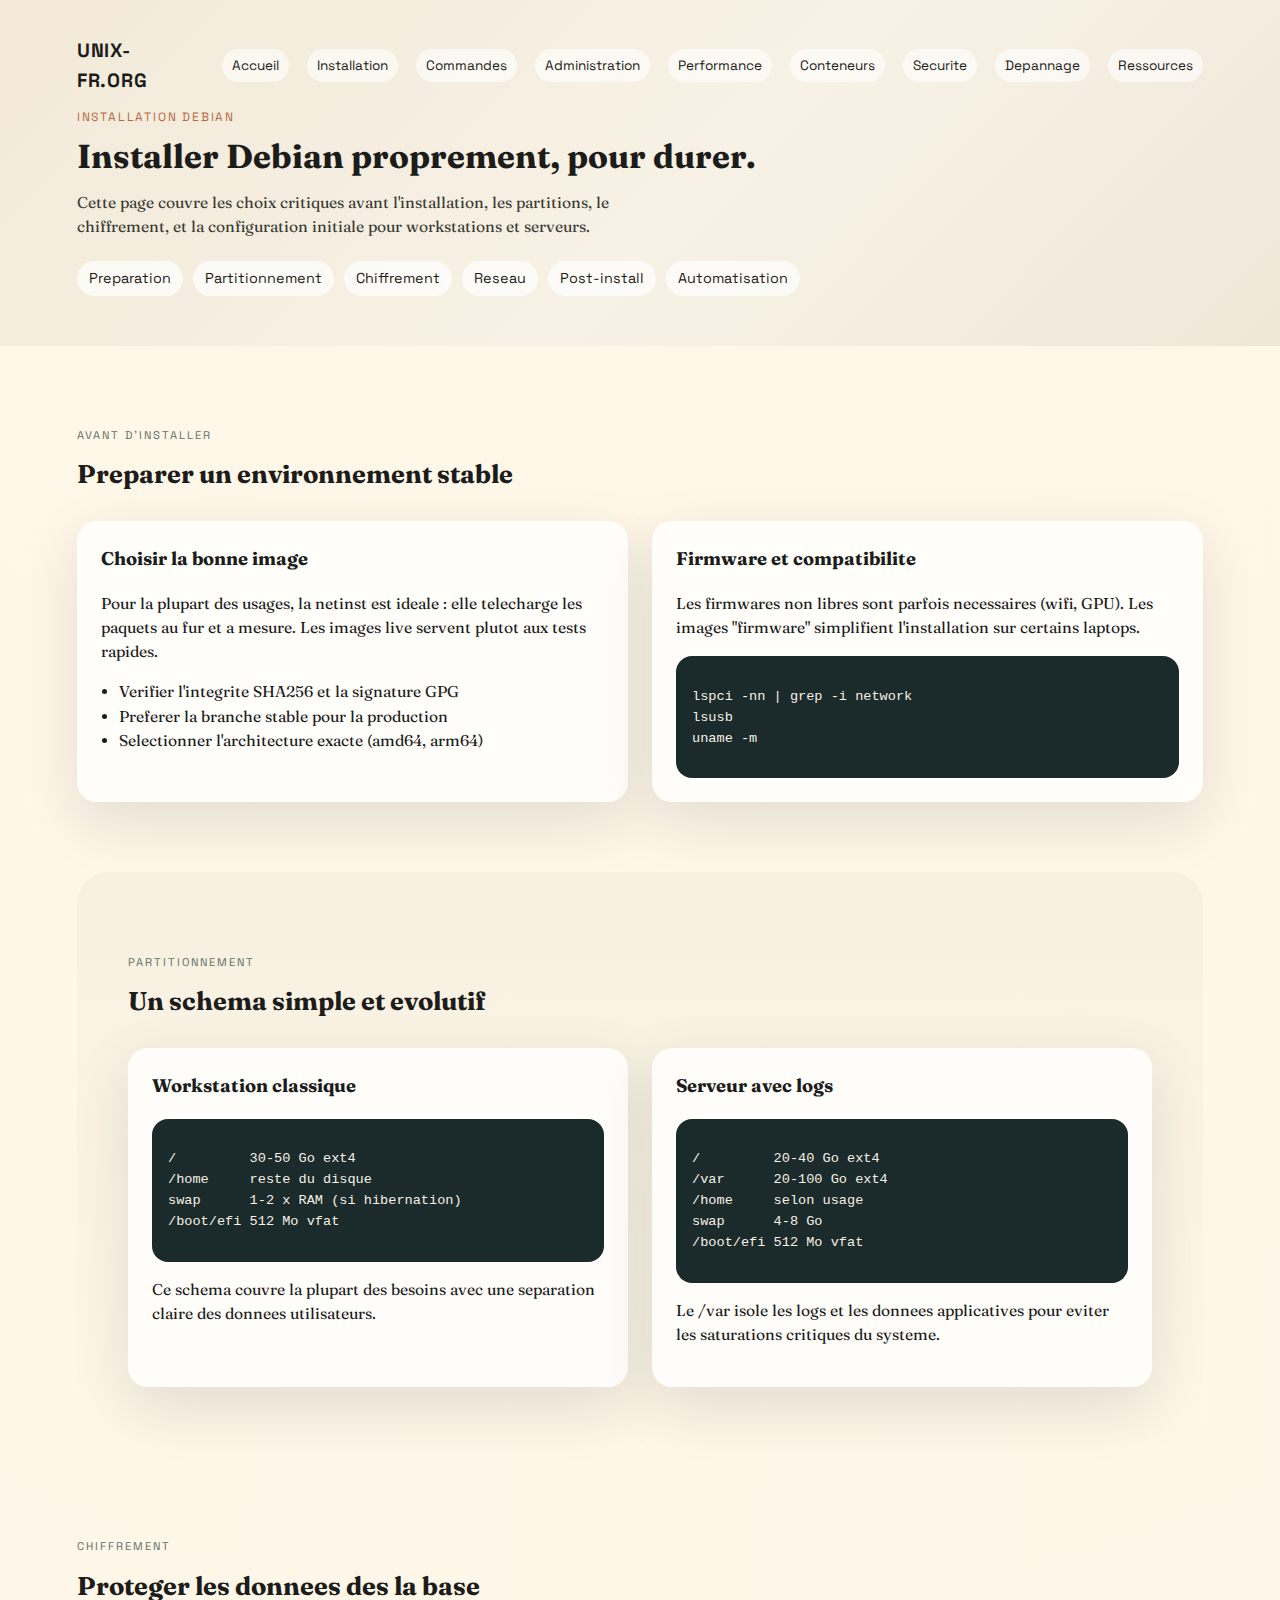
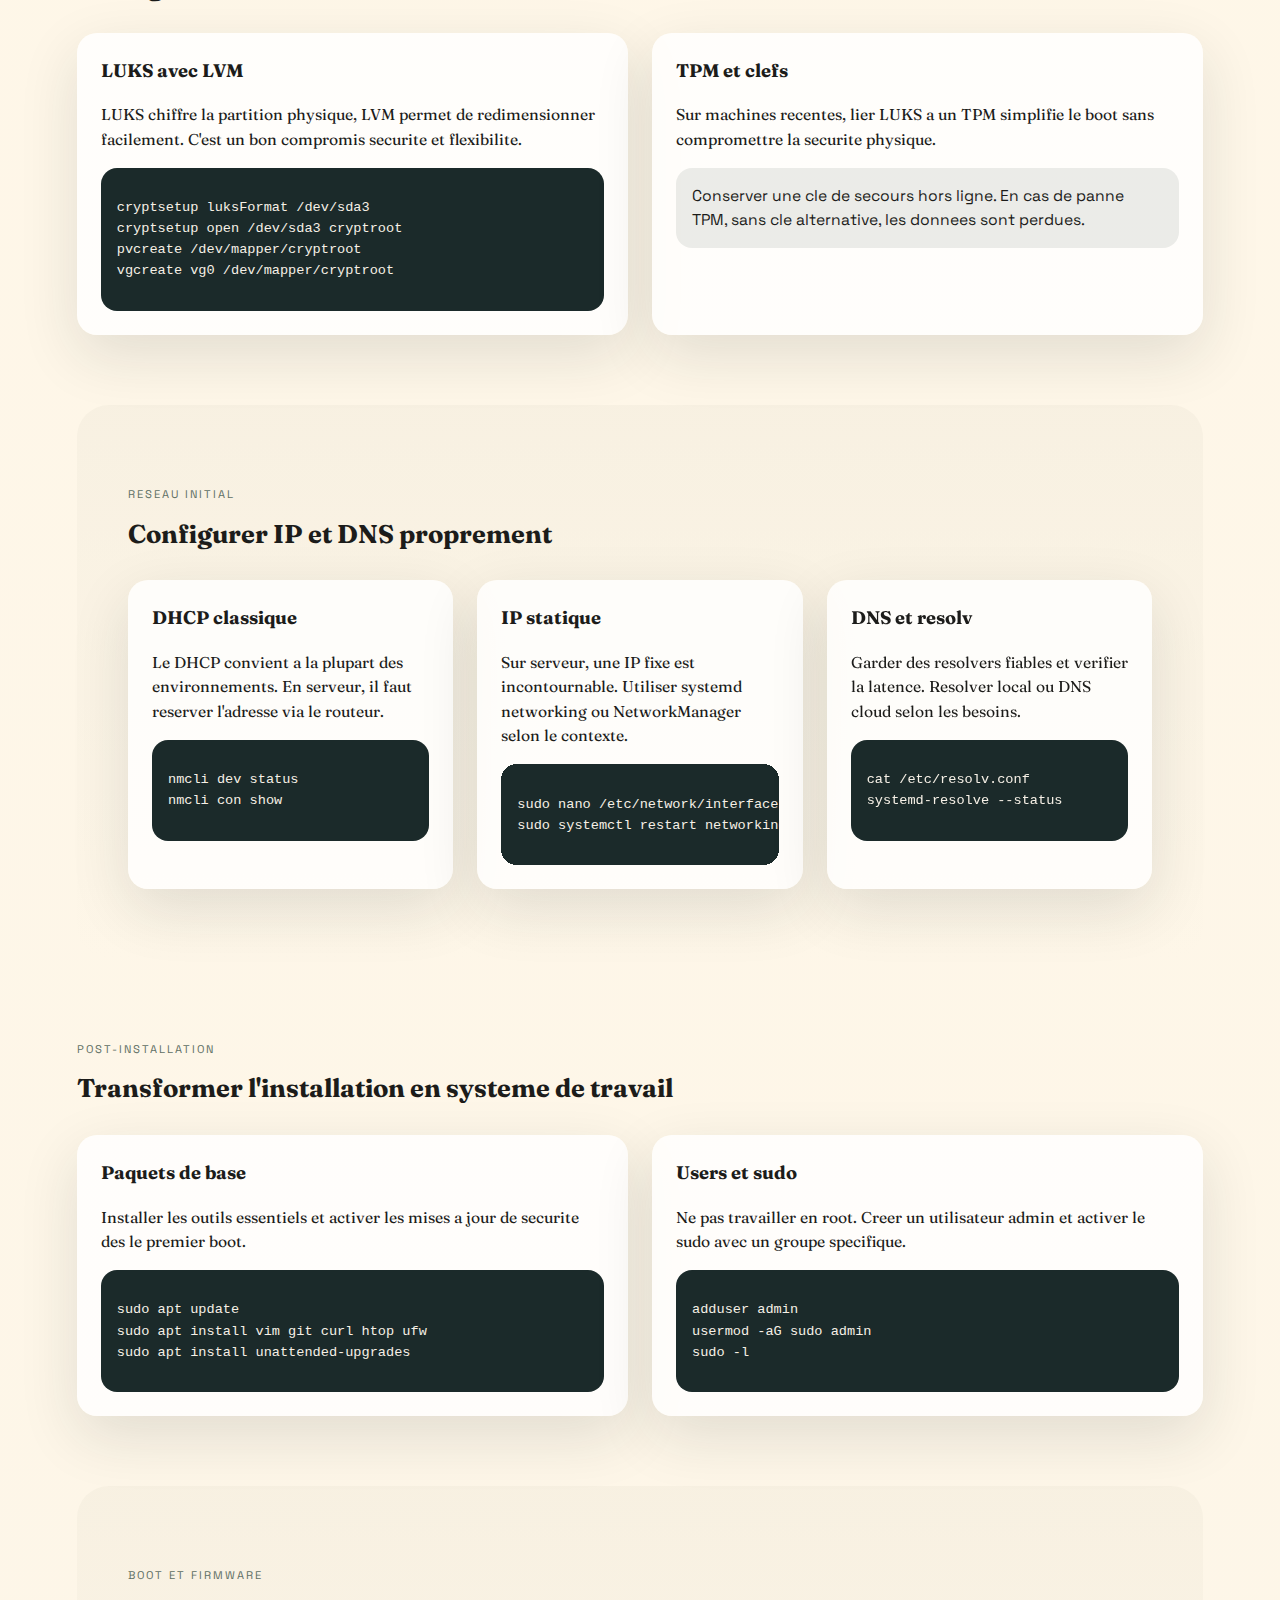
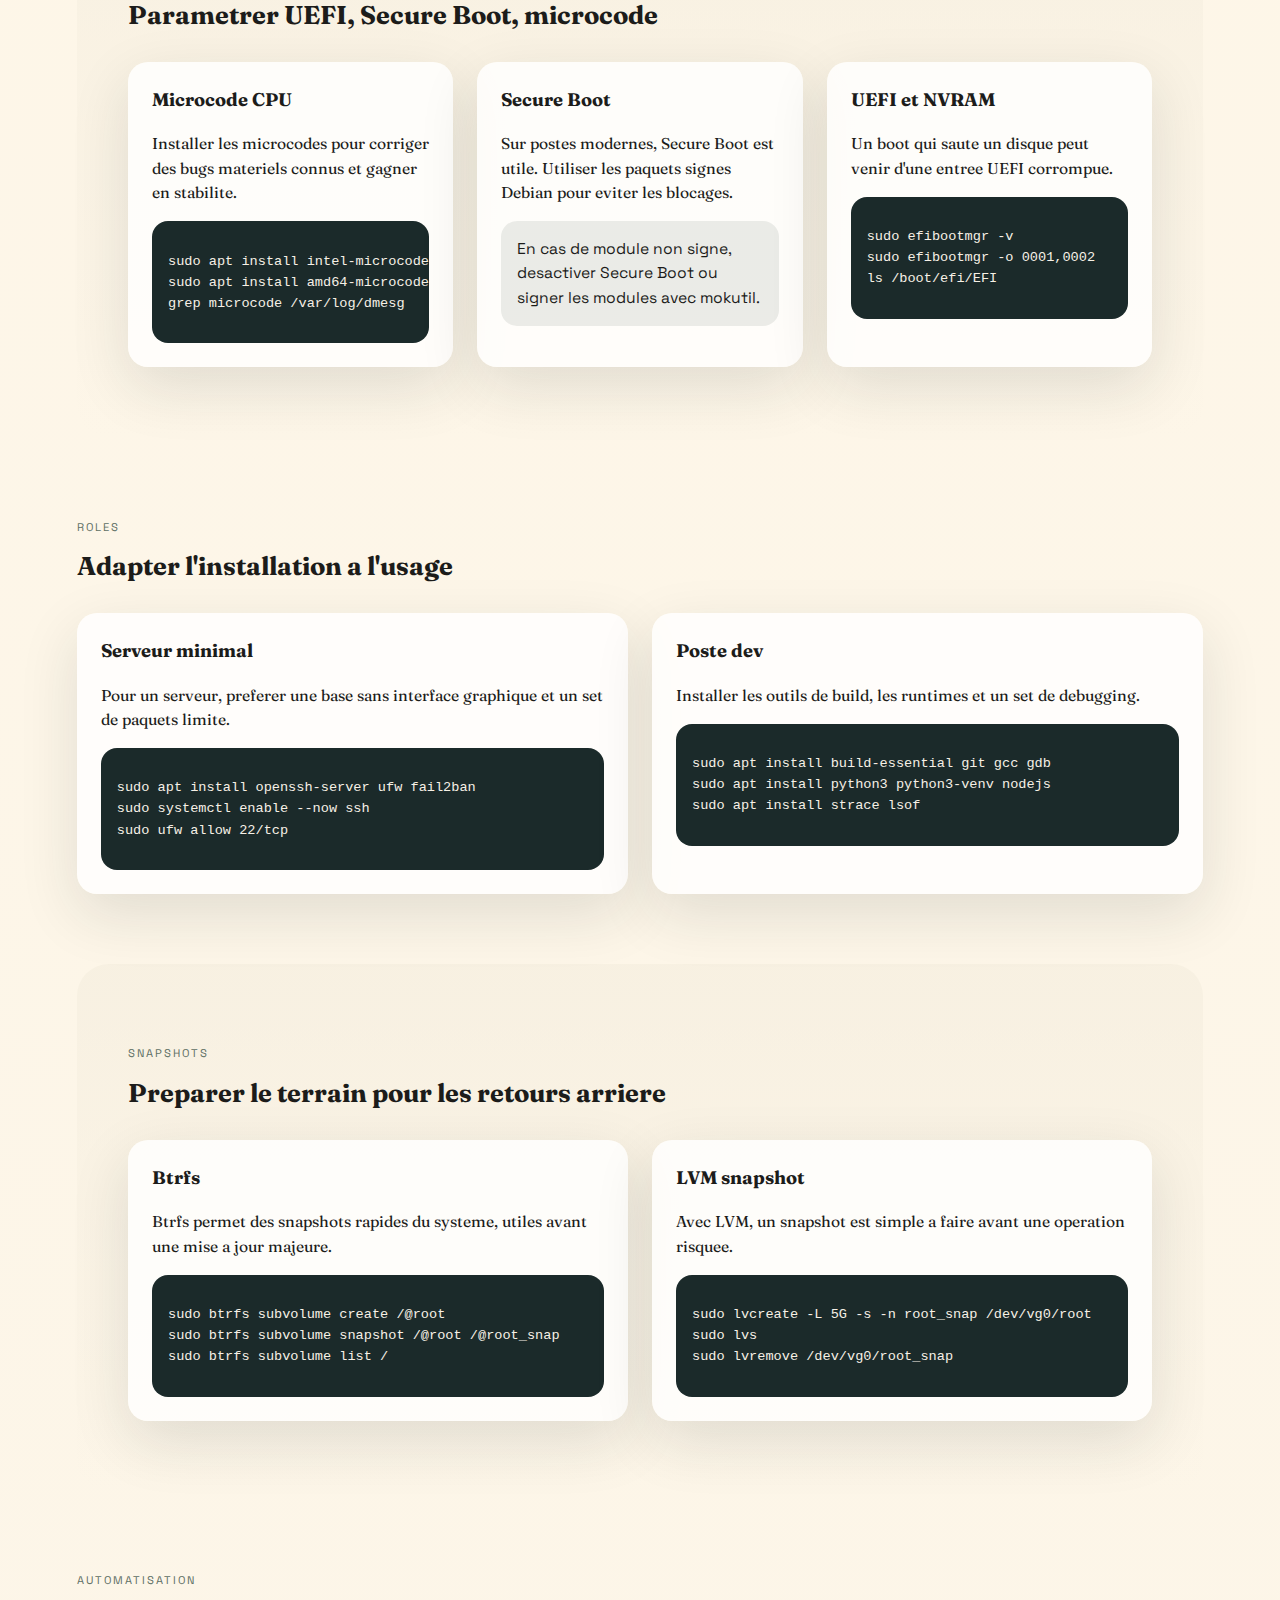
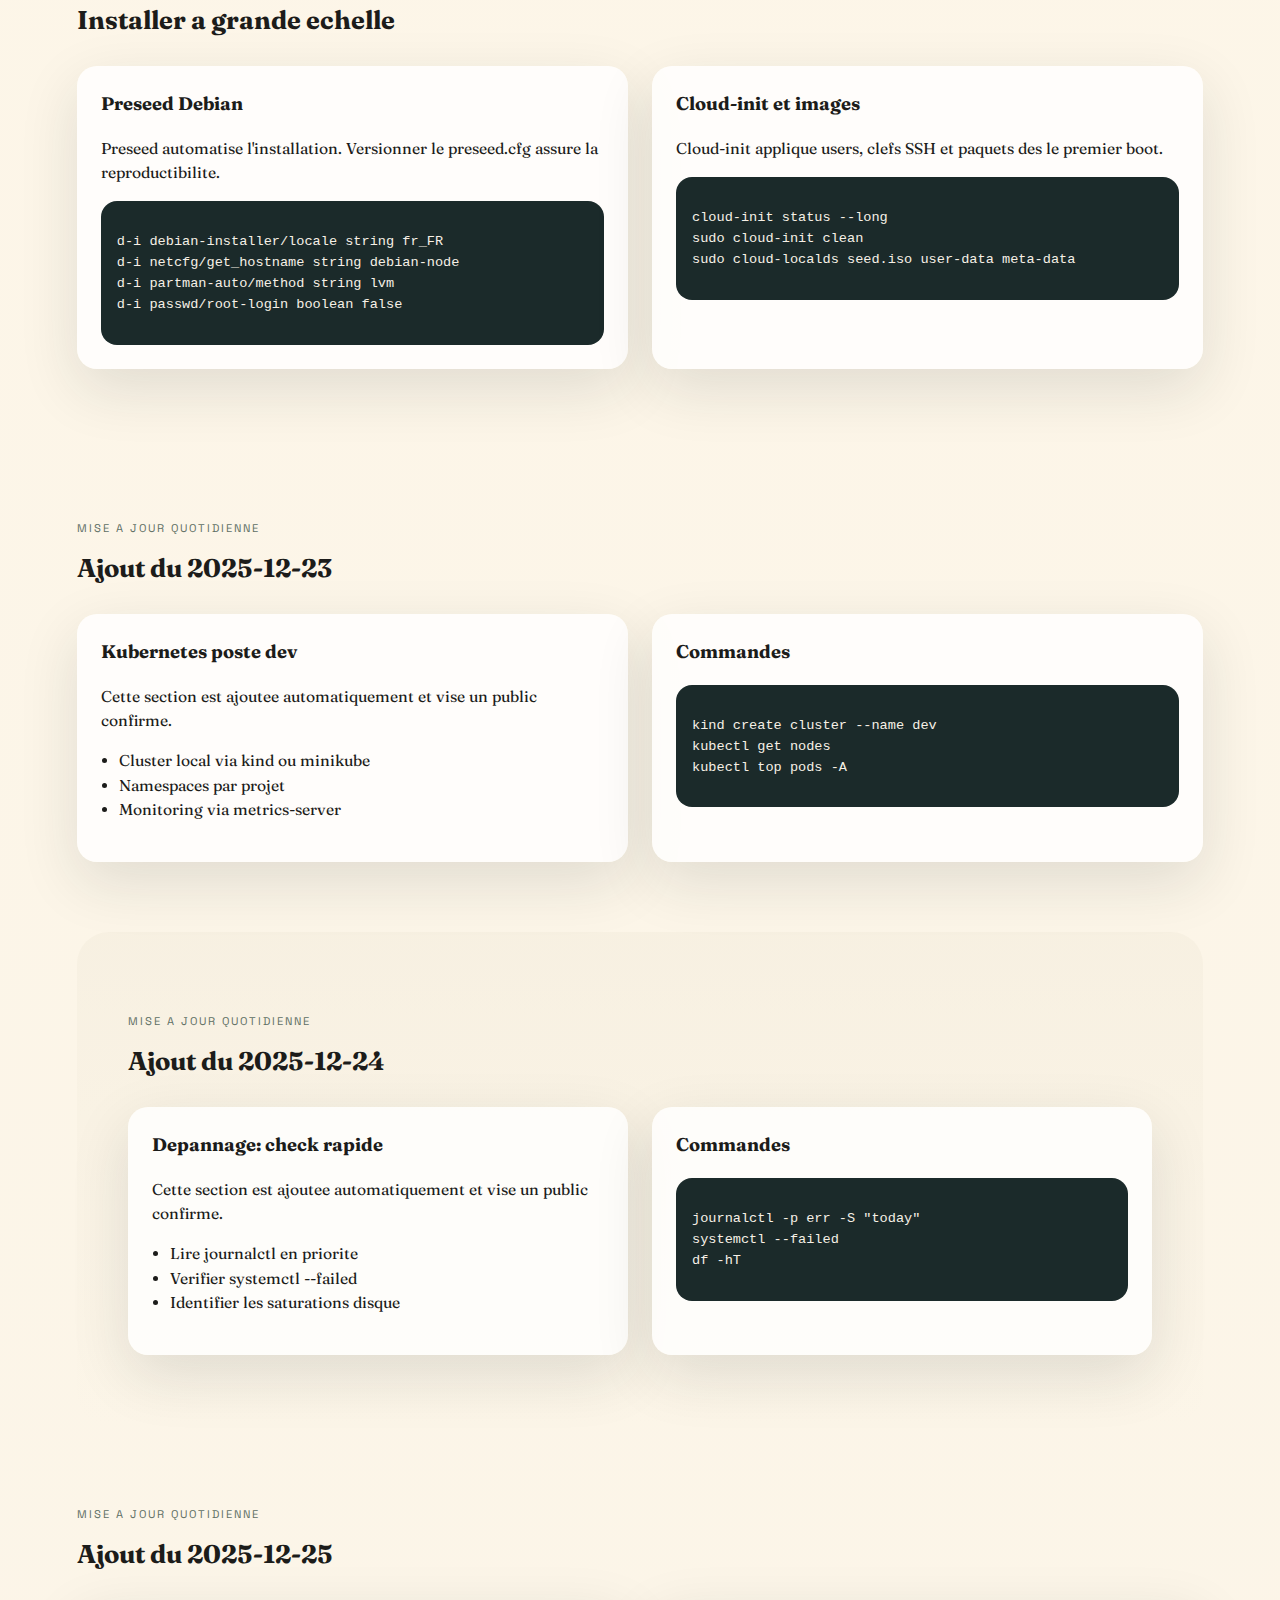
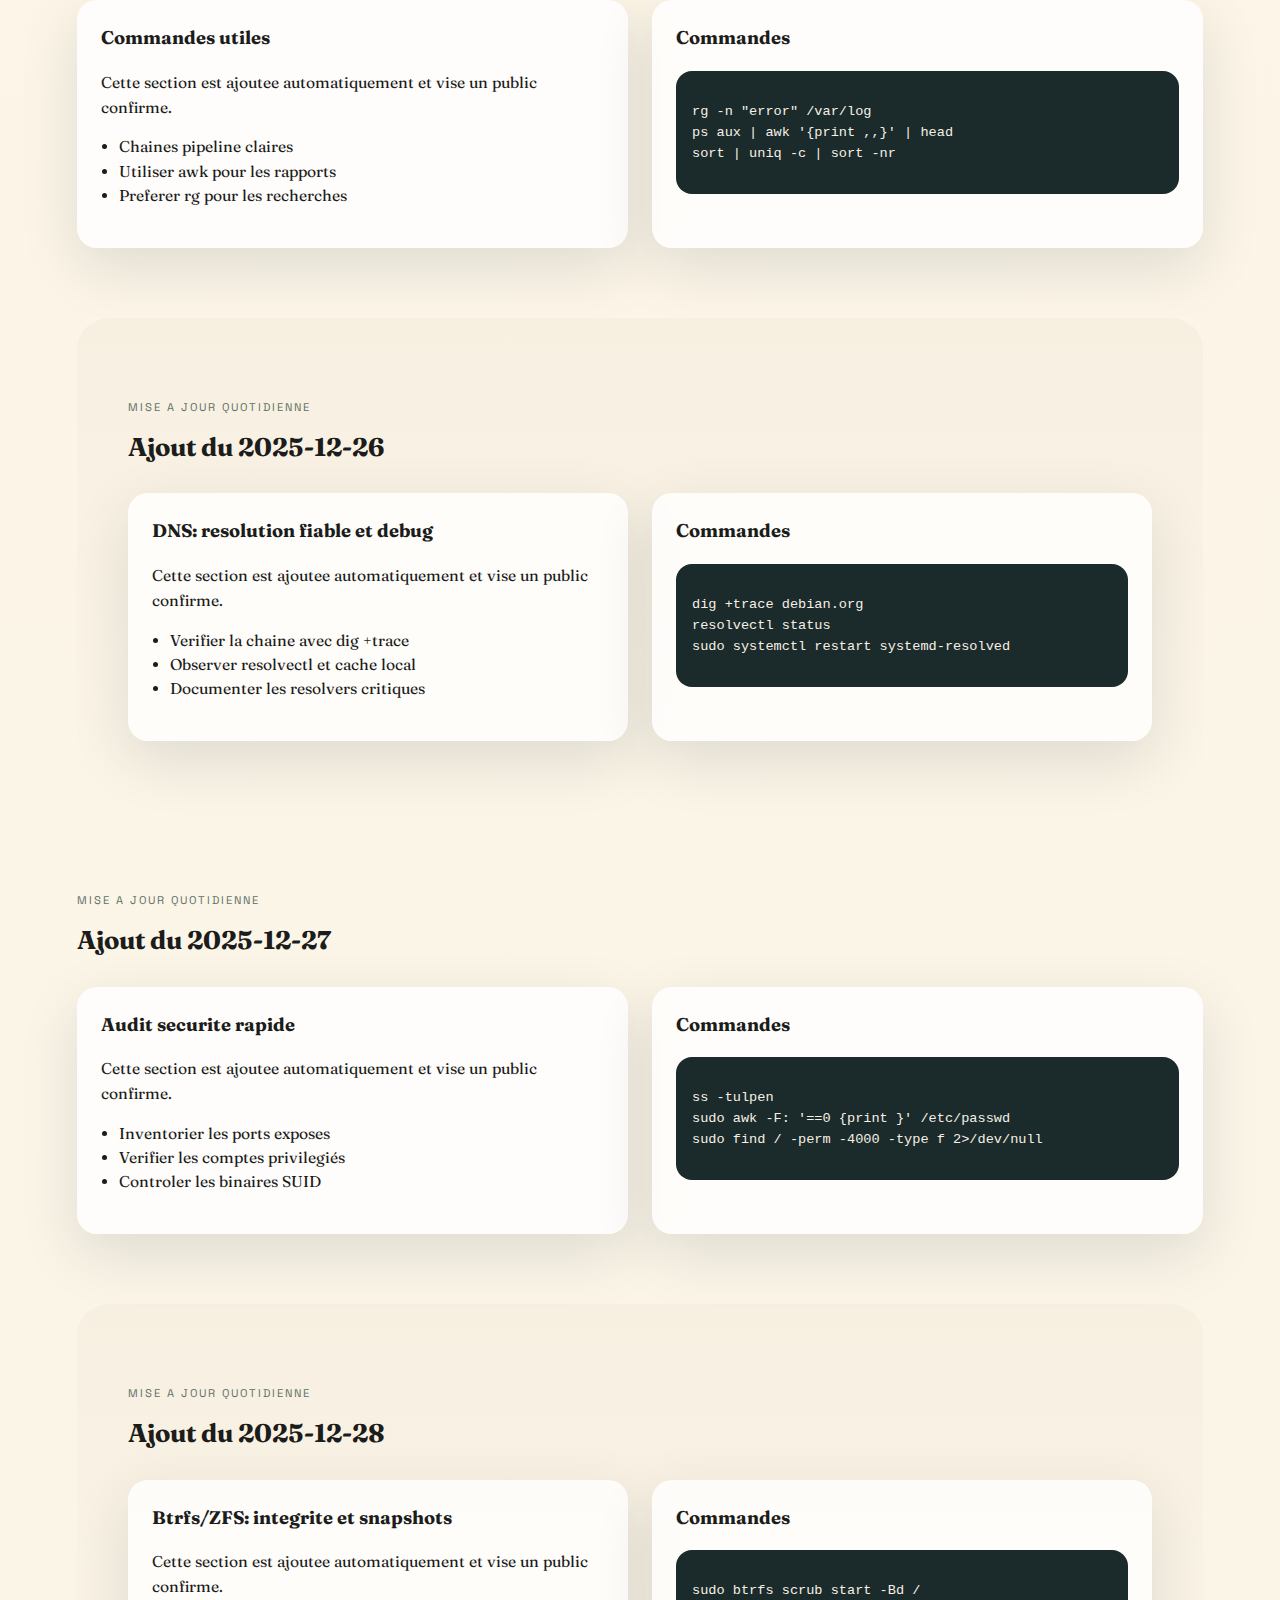
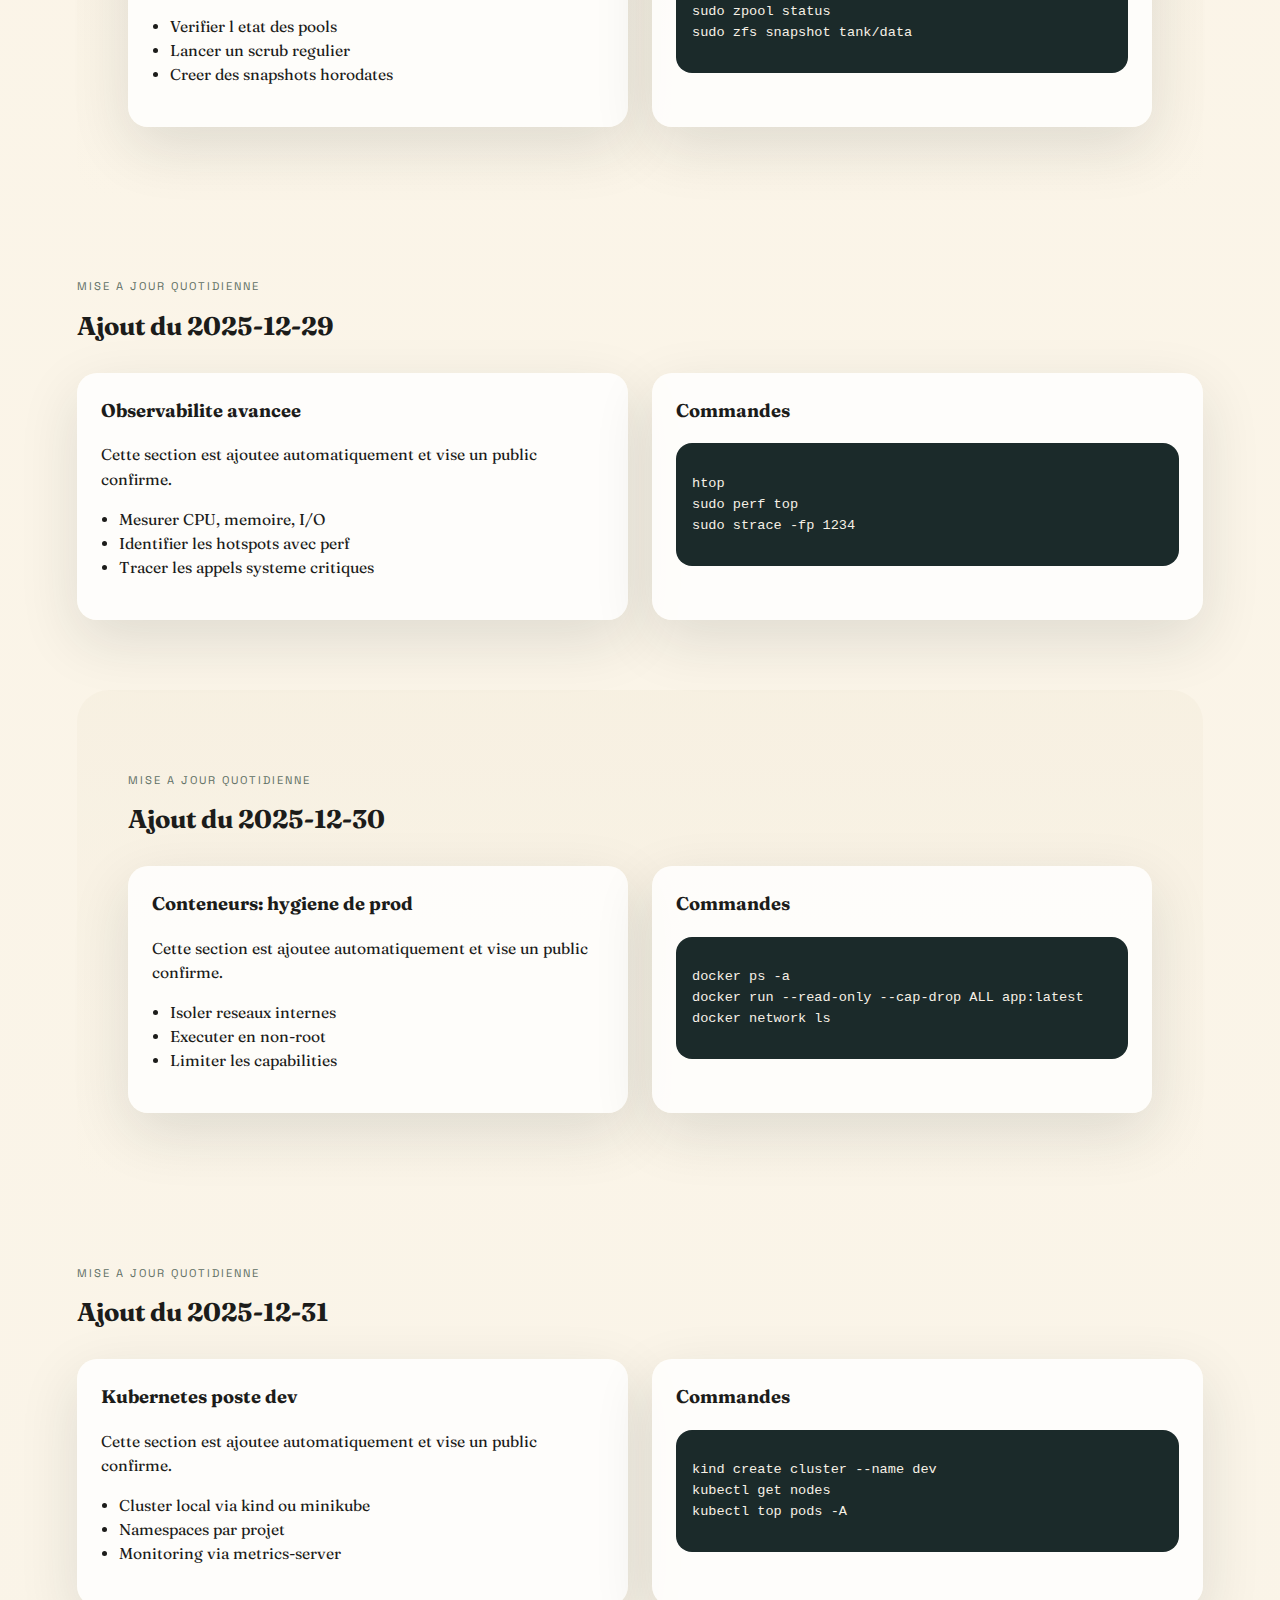
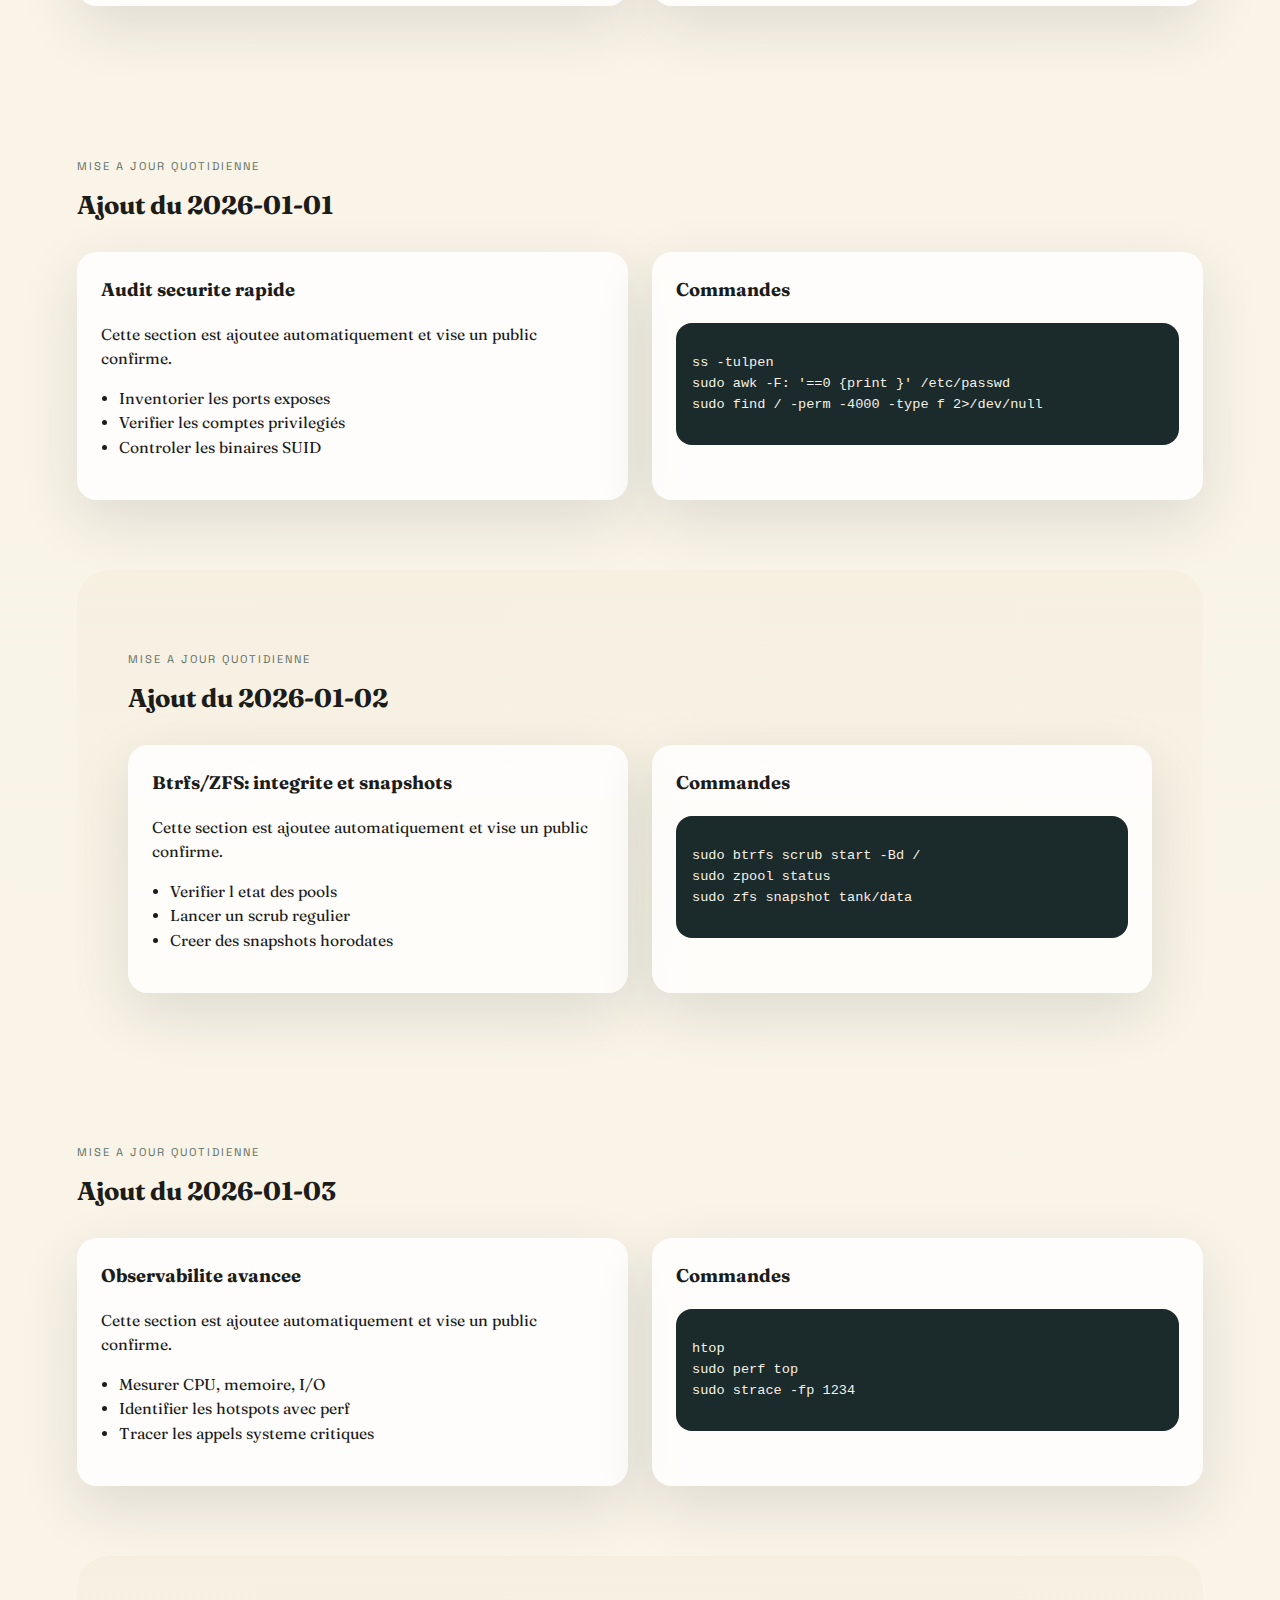
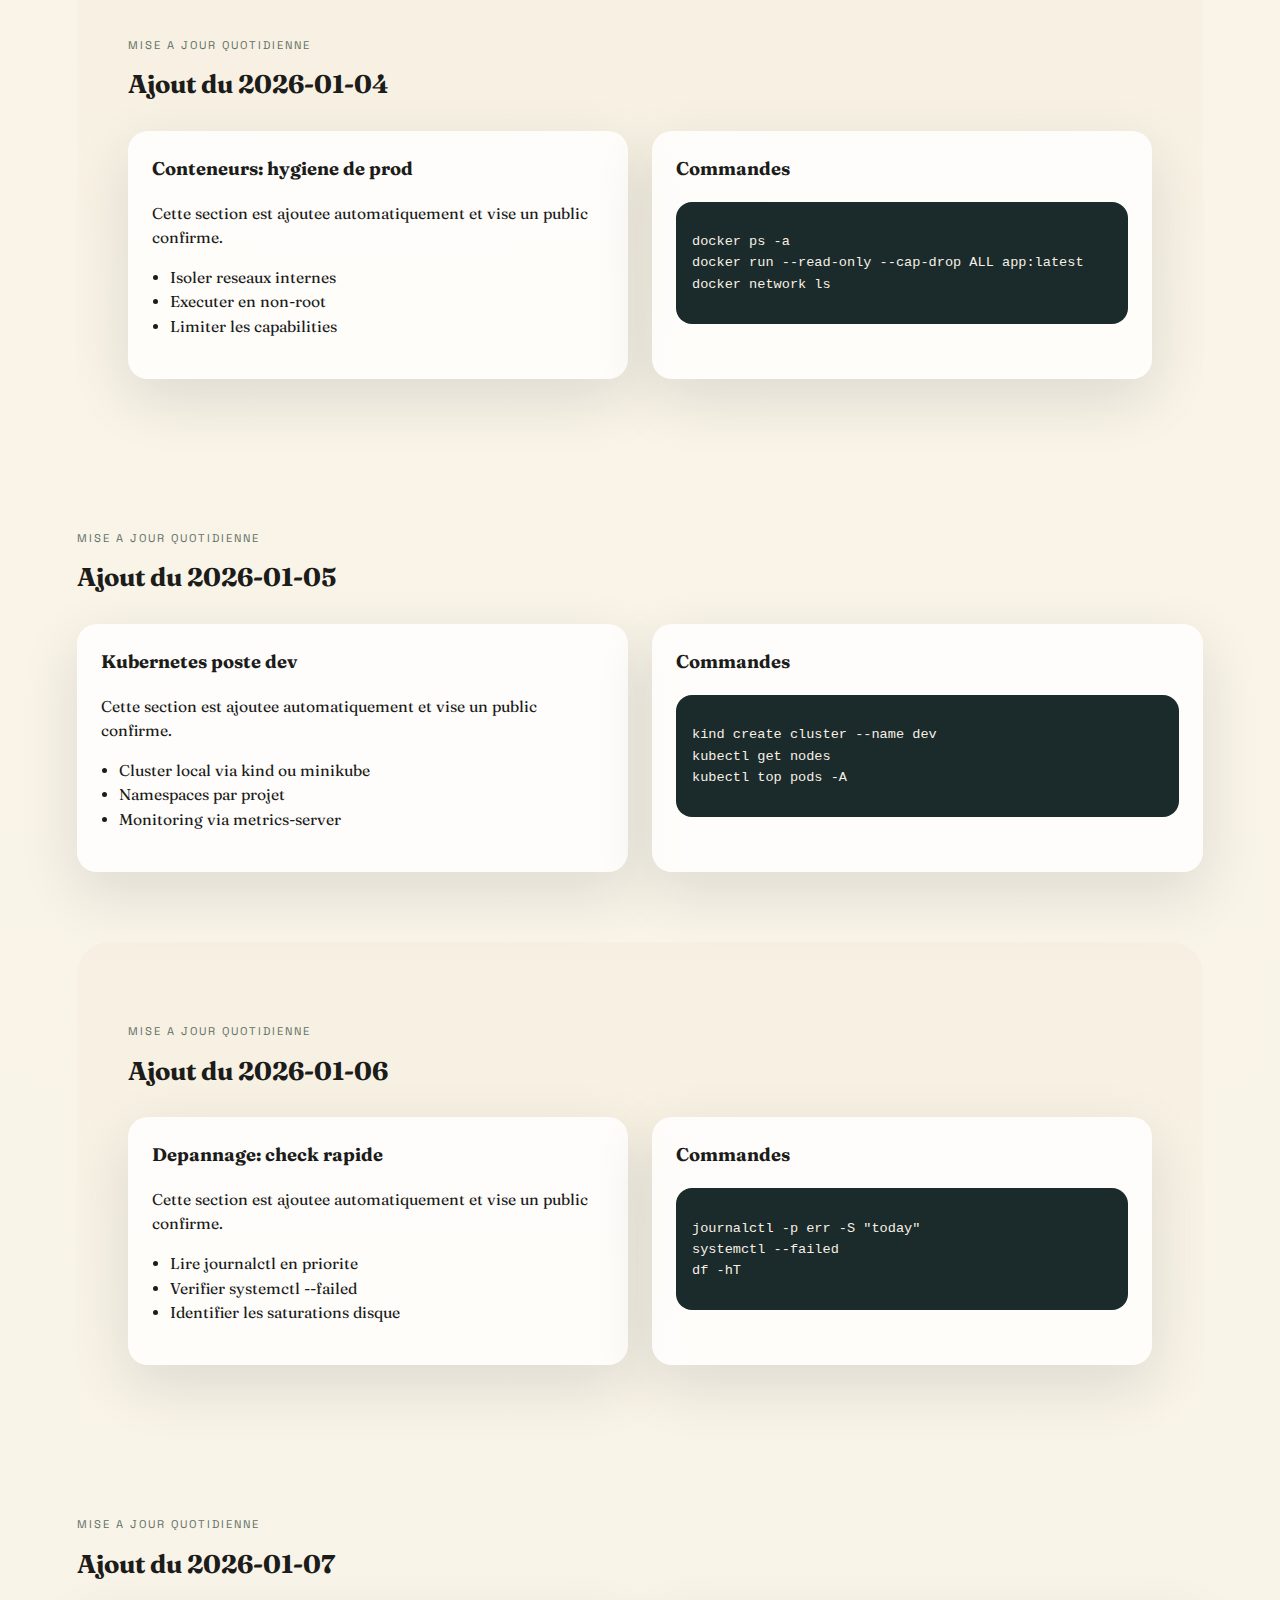
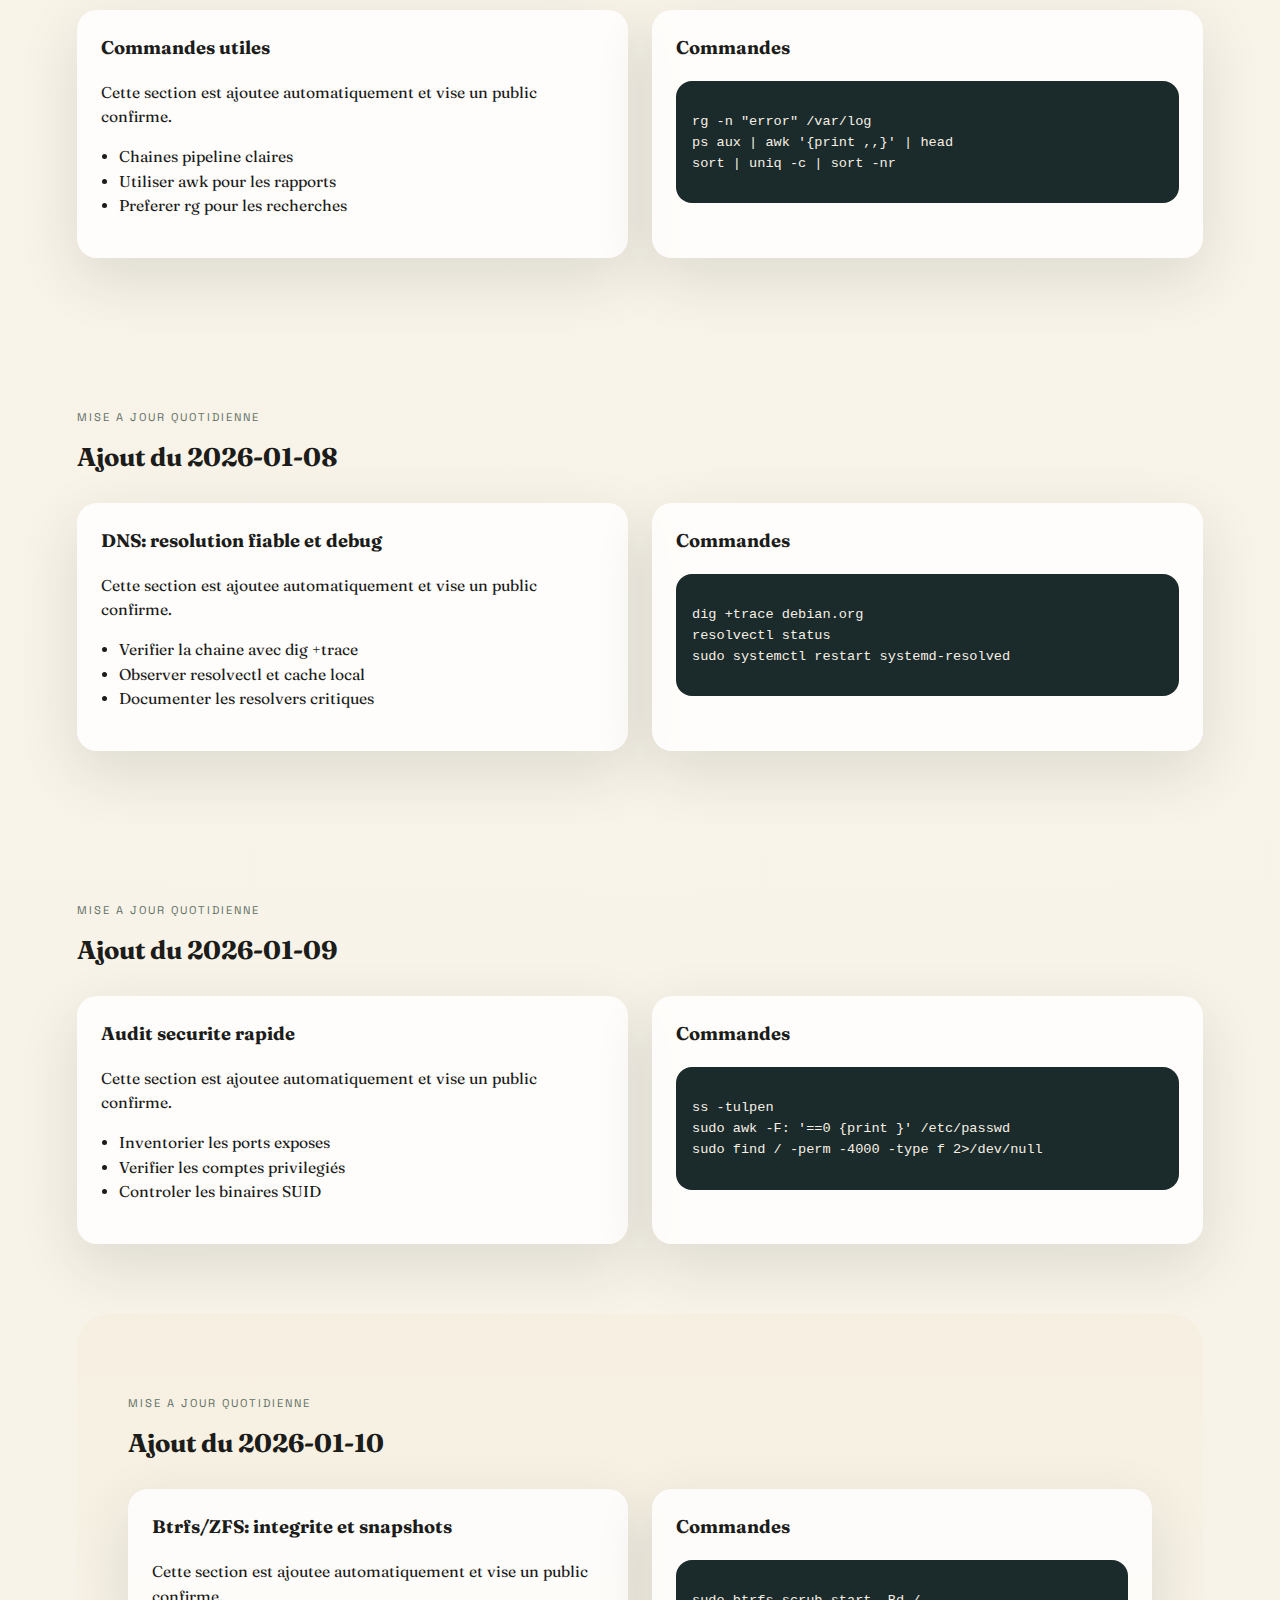
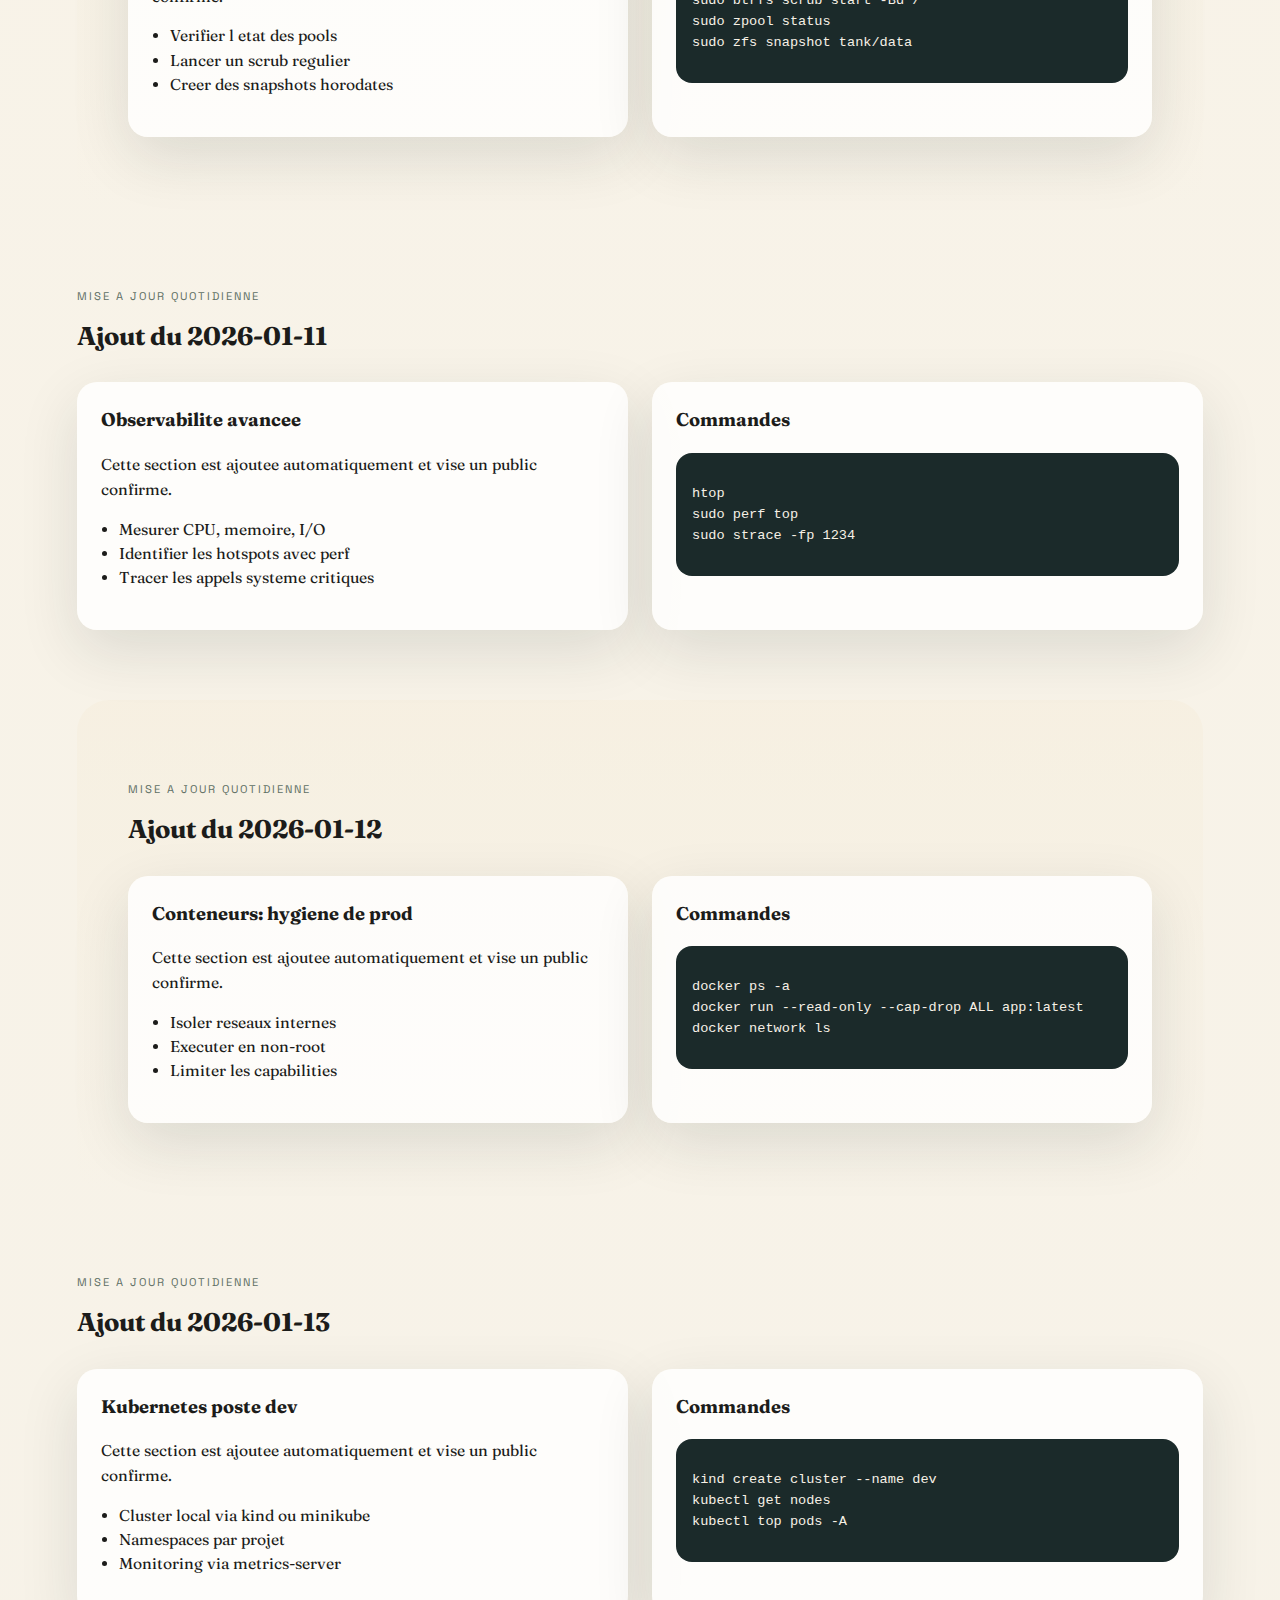
<file: installation.html>
<!doctype html>
<html lang="fr">
  <head>
    <meta charset="utf-8" />
    <script src="redirect.js"></script>
    <meta name="viewport" content="width=device-width, initial-scale=1" />
    <title>unix-fr.org - Installation Debian</title>
    <meta
      name="description"
      content="Guide d'installation Debian : images, partitionnement, chiffrement et configuration initiale."
    />
    <meta name="robots" content="index,follow" />
    <link rel="canonical" href="https://www.unix-fr.org/installation.html" />
    <meta name="theme-color" content="#0b1110" />
    <meta property="og:site_name" content="unix-fr.org" />
    <meta property="og:title" content="unix-fr.org - Installation Debian" />
    <meta
      property="og:description"
      content="Guide d'installation Debian : images, partitionnement, chiffrement et configuration initiale."
    />
    <meta property="og:type" content="website" />
    <meta property="og:url" content="https://www.unix-fr.org/installation.html" />
    <meta property="og:locale" content="fr_FR" />
    <meta name="twitter:card" content="summary" />
    <meta name="twitter:title" content="unix-fr.org - Installation Debian" />
    <meta
      name="twitter:description"
      content="Guide d'installation Debian : images, partitionnement, chiffrement et configuration initiale."
    />
    <link rel="stylesheet" href="styles.css" />
  </head>
  <body>
    <header class="page-hero">
      <nav class="nav">
        <div class="logo">unix-fr.org</div>
        <div class="nav-links">
          <a href="index.html">Accueil</a>
          <a href="installation.html">Installation</a>
          <a href="commandes.html">Commandes</a>
          <a href="administration.html">Administration</a>
          <a href="performance.html">Performance</a>
          <a href="conteneurs.html">Conteneurs</a>
          <a href="securite.html">Securite</a>
          <a href="depannage.html">Depannage</a>
          <a href="ressources.html">Ressources</a>
        </div>
      </nav>
      <div class="hero-text">
        <p class="eyebrow">Installation Debian</p>
        <h1 class="page-title">Installer Debian proprement, pour durer.</h1>
        <p class="lead">
          Cette page couvre les choix critiques avant l'installation, les
          partitions, le chiffrement, et la configuration initiale pour
          workstations et serveurs.
        </p>
        <div class="subnav">
          <a href="#preparation">Preparation</a>
          <a href="#partitions">Partitionnement</a>
          <a href="#chiffrement">Chiffrement</a>
          <a href="#reseau">Reseau</a>
          <a href="#post-install">Post-install</a>
          <a href="#automation">Automatisation</a>
        </div>
      </div>
    </header>

    <main>
      <section id="preparation" class="section">
        <div class="section-title">
          <p>Avant d'installer</p>
          <h2>Preparer un environnement stable</h2>
        </div>
        <div class="grid two">
          <article class="card">
            <h3>Choisir la bonne image</h3>
            <p>
              Pour la plupart des usages, la netinst est ideale : elle telecharge
              les paquets au fur et a mesure. Les images live servent plutot aux
              tests rapides.
            </p>
            <ul>
              <li>Verifier l'integrite SHA256 et la signature GPG</li>
              <li>Preferer la branche stable pour la production</li>
              <li>Selectionner l'architecture exacte (amd64, arm64)</li>
            </ul>
          </article>
          <article class="card">
            <h3>Firmware et compatibilite</h3>
            <p>
              Les firmwares non libres sont parfois necessaires (wifi, GPU). Les
              images "firmware" simplifient l'installation sur certains laptops.
            </p>
            <div class="code-block">
              <pre><code>lspci -nn | grep -i network
lsusb
uname -m</code></pre>
            </div>
          </article>
        </div>
      </section>

      <section id="partitions" class="section alt">
        <div class="section-title">
          <p>Partitionnement</p>
          <h2>Un schema simple et evolutif</h2>
        </div>
        <div class="split">
          <div class="card">
            <h3>Workstation classique</h3>
            <div class="code-block">
              <pre><code>/         30-50 Go ext4
/home     reste du disque
swap      1-2 x RAM (si hibernation)
/boot/efi 512 Mo vfat</code></pre>
            </div>
            <p>
              Ce schema couvre la plupart des besoins avec une separation claire
              des donnees utilisateurs.
            </p>
          </div>
          <div class="card">
            <h3>Serveur avec logs</h3>
            <div class="code-block">
              <pre><code>/         20-40 Go ext4
/var      20-100 Go ext4
/home     selon usage
swap      4-8 Go
/boot/efi 512 Mo vfat</code></pre>
            </div>
            <p>
              Le /var isole les logs et les donnees applicatives pour eviter les
              saturations critiques du systeme.
            </p>
          </div>
        </div>
      </section>

      <section id="chiffrement" class="section">
        <div class="section-title">
          <p>Chiffrement</p>
          <h2>Proteger les donnees des la base</h2>
        </div>
        <div class="grid two">
          <article class="card">
            <h3>LUKS avec LVM</h3>
            <p>
              LUKS chiffre la partition physique, LVM permet de redimensionner
              facilement. C'est un bon compromis securite et flexibilite.
            </p>
            <div class="code-block">
              <pre><code>cryptsetup luksFormat /dev/sda3
cryptsetup open /dev/sda3 cryptroot
pvcreate /dev/mapper/cryptroot
vgcreate vg0 /dev/mapper/cryptroot</code></pre>
            </div>
          </article>
          <article class="card">
            <h3>TPM et clefs</h3>
            <p>
              Sur machines recentes, lier LUKS a un TPM simplifie le boot sans
              compromettre la securite physique.
            </p>
            <div class="note">
              Conserver une cle de secours hors ligne. En cas de panne TPM, sans
              cle alternative, les donnees sont perdues.
            </div>
          </article>
        </div>
      </section>

      <section id="reseau" class="section alt">
        <div class="section-title">
          <p>Reseau initial</p>
          <h2>Configurer IP et DNS proprement</h2>
        </div>
        <div class="grid three">
          <article class="card">
            <h3>DHCP classique</h3>
            <p>
              Le DHCP convient a la plupart des environnements. En serveur, il
              faut reserver l'adresse via le routeur.
            </p>
            <div class="code-block">
              <pre><code>nmcli dev status
nmcli con show</code></pre>
            </div>
          </article>
          <article class="card">
            <h3>IP statique</h3>
            <p>
              Sur serveur, une IP fixe est incontournable. Utiliser systemd
              networking ou NetworkManager selon le contexte.
            </p>
            <div class="code-block">
              <pre><code>sudo nano /etc/network/interfaces
sudo systemctl restart networking</code></pre>
            </div>
          </article>
          <article class="card">
            <h3>DNS et resolv</h3>
            <p>
              Garder des resolvers fiables et verifier la latence. Resolver local
              ou DNS cloud selon les besoins.
            </p>
            <div class="code-block">
              <pre><code>cat /etc/resolv.conf
systemd-resolve --status</code></pre>
            </div>
          </article>
        </div>
      </section>

      <section id="post-install" class="section">
        <div class="section-title">
          <p>Post-installation</p>
          <h2>Transformer l'installation en systeme de travail</h2>
        </div>
        <div class="grid two">
          <article class="card">
            <h3>Paquets de base</h3>
            <p>
              Installer les outils essentiels et activer les mises a jour de
              securite des le premier boot.
            </p>
            <div class="code-block">
              <pre><code>sudo apt update
sudo apt install vim git curl htop ufw
sudo apt install unattended-upgrades</code></pre>
            </div>
          </article>
          <article class="card">
            <h3>Users et sudo</h3>
            <p>
              Ne pas travailler en root. Creer un utilisateur admin et activer
              le sudo avec un groupe specifique.
            </p>
            <div class="code-block">
              <pre><code>adduser admin
usermod -aG sudo admin
sudo -l</code></pre>
            </div>
          </article>
        </div>
      </section>

      <section id="boot-config" class="section alt">
        <div class="section-title">
          <p>Boot et firmware</p>
          <h2>Parametrer UEFI, Secure Boot, microcode</h2>
        </div>
        <div class="grid three">
          <article class="card">
            <h3>Microcode CPU</h3>
            <p>
              Installer les microcodes pour corriger des bugs materiels connus
              et gagner en stabilite.
            </p>
            <div class="code-block">
              <pre><code>sudo apt install intel-microcode
sudo apt install amd64-microcode
grep microcode /var/log/dmesg</code></pre>
            </div>
          </article>
          <article class="card">
            <h3>Secure Boot</h3>
            <p>
              Sur postes modernes, Secure Boot est utile. Utiliser les paquets
              signes Debian pour eviter les blocages.
            </p>
            <div class="note">
              En cas de module non signe, desactiver Secure Boot ou signer les
              modules avec mokutil.
            </div>
          </article>
          <article class="card">
            <h3>UEFI et NVRAM</h3>
            <p>
              Un boot qui saute un disque peut venir d'une entree UEFI corrompue.
            </p>
            <div class="code-block">
              <pre><code>sudo efibootmgr -v
sudo efibootmgr -o 0001,0002
ls /boot/efi/EFI</code></pre>
            </div>
          </article>
        </div>
      </section>

      <section id="roles" class="section">
        <div class="section-title">
          <p>Roles</p>
          <h2>Adapter l'installation a l'usage</h2>
        </div>
        <div class="grid two">
          <article class="card">
            <h3>Serveur minimal</h3>
            <p>
              Pour un serveur, preferer une base sans interface graphique et un
              set de paquets limite.
            </p>
            <div class="code-block">
              <pre><code>sudo apt install openssh-server ufw fail2ban
sudo systemctl enable --now ssh
sudo ufw allow 22/tcp</code></pre>
            </div>
          </article>
          <article class="card">
            <h3>Poste dev</h3>
            <p>
              Installer les outils de build, les runtimes et un set de debugging.
            </p>
            <div class="code-block">
              <pre><code>sudo apt install build-essential git gcc gdb
sudo apt install python3 python3-venv nodejs
sudo apt install strace lsof</code></pre>
            </div>
          </article>
        </div>
      </section>

      <section id="snapshot" class="section alt">
        <div class="section-title">
          <p>Snapshots</p>
          <h2>Preparer le terrain pour les retours arriere</h2>
        </div>
        <div class="grid two">
          <article class="card">
            <h3>Btrfs</h3>
            <p>
              Btrfs permet des snapshots rapides du systeme, utiles avant une
              mise a jour majeure.
            </p>
            <div class="code-block">
              <pre><code>sudo btrfs subvolume create /@root
sudo btrfs subvolume snapshot /@root /@root_snap
sudo btrfs subvolume list /</code></pre>
            </div>
          </article>
          <article class="card">
            <h3>LVM snapshot</h3>
            <p>
              Avec LVM, un snapshot est simple a faire avant une operation
              risquee.
            </p>
            <div class="code-block">
              <pre><code>sudo lvcreate -L 5G -s -n root_snap /dev/vg0/root
sudo lvs
sudo lvremove /dev/vg0/root_snap</code></pre>
            </div>
          </article>
        </div>
      </section>

      <section id="automation" class="section">
        <div class="section-title">
          <p>Automatisation</p>
          <h2>Installer a grande echelle</h2>
        </div>
        <div class="grid two">
          <article class="card">
            <h3>Preseed Debian</h3>
            <p>
              Preseed automatise l'installation. Versionner le preseed.cfg
              assure la reproductibilite.
            </p>
            <div class="code-block">
              <pre><code>d-i debian-installer/locale string fr_FR
d-i netcfg/get_hostname string debian-node
d-i partman-auto/method string lvm
d-i passwd/root-login boolean false</code></pre>
            </div>
          </article>
          <article class="card">
            <h3>Cloud-init et images</h3>
            <p>
              Cloud-init applique users, clefs SSH et paquets des le premier
              boot.
            </p>
            <div class="code-block">
              <pre><code>cloud-init status --long
sudo cloud-init clean
sudo cloud-localds seed.iso user-data meta-data</code></pre>
            </div>
          </article>
        </div>
      </section>
          <section id="auto-20251223-kubernetes" class="section">
        <div class="section-title">
          <p>Mise a jour quotidienne</p>
          <h2>Ajout du 2025-12-23</h2>
        </div>
        <div class="grid two">
          <article class="card">
            <h3>Kubernetes poste dev</h3>
            <p>
              Cette section est ajoutee automatiquement et vise un public confirme.
            </p>
            <ul>
              <li>Cluster local via kind ou minikube</li>
              <li>Namespaces par projet</li>
              <li>Monitoring via metrics-server</li>
            </ul>
          </article>
          <article class="card">
            <h3>Commandes</h3>
            <div class="code-block">
              <pre><code>kind create cluster --name dev
kubectl get nodes
kubectl top pods -A</code></pre>
            </div>
          </article>
        </div>
      </section>
          <section id="auto-20251224-depannage" class="section alt">
        <div class="section-title">
          <p>Mise a jour quotidienne</p>
          <h2>Ajout du 2025-12-24</h2>
        </div>
        <div class="grid two">
          <article class="card">
            <h3>Depannage: check rapide</h3>
            <p>
              Cette section est ajoutee automatiquement et vise un public confirme.
            </p>
            <ul>
              <li>Lire journalctl en priorite</li>
              <li>Verifier systemctl --failed</li>
              <li>Identifier les saturations disque</li>
            </ul>
          </article>
          <article class="card">
            <h3>Commandes</h3>
            <div class="code-block">
              <pre><code>journalctl -p err -S "today"
systemctl --failed
df -hT</code></pre>
            </div>
          </article>
        </div>
      </section>
          <section id="auto-20251225-commandes" class="section">
        <div class="section-title">
          <p>Mise a jour quotidienne</p>
          <h2>Ajout du 2025-12-25</h2>
        </div>
        <div class="grid two">
          <article class="card">
            <h3>Commandes utiles</h3>
            <p>
              Cette section est ajoutee automatiquement et vise un public confirme.
            </p>
            <ul>
              <li>Chaines pipeline claires</li>
              <li>Utiliser awk pour les rapports</li>
              <li>Preferer rg pour les recherches</li>
            </ul>
          </article>
          <article class="card">
            <h3>Commandes</h3>
            <div class="code-block">
              <pre><code>rg -n "error" /var/log
ps aux | awk '{print ,,}' | head
sort | uniq -c | sort -nr</code></pre>
            </div>
          </article>
        </div>
      </section>
          <section id="auto-20251226-dns" class="section alt">
        <div class="section-title">
          <p>Mise a jour quotidienne</p>
          <h2>Ajout du 2025-12-26</h2>
        </div>
        <div class="grid two">
          <article class="card">
            <h3>DNS: resolution fiable et debug</h3>
            <p>
              Cette section est ajoutee automatiquement et vise un public confirme.
            </p>
            <ul>
              <li>Verifier la chaine avec dig +trace</li>
              <li>Observer resolvectl et cache local</li>
              <li>Documenter les resolvers critiques</li>
            </ul>
          </article>
          <article class="card">
            <h3>Commandes</h3>
            <div class="code-block">
              <pre><code>dig +trace debian.org
resolvectl status
sudo systemctl restart systemd-resolved</code></pre>
            </div>
          </article>
        </div>
      </section>
          <section id="auto-20251227-securite" class="section">
        <div class="section-title">
          <p>Mise a jour quotidienne</p>
          <h2>Ajout du 2025-12-27</h2>
        </div>
        <div class="grid two">
          <article class="card">
            <h3>Audit securite rapide</h3>
            <p>
              Cette section est ajoutee automatiquement et vise un public confirme.
            </p>
            <ul>
              <li>Inventorier les ports exposes</li>
              <li>Verifier les comptes privilegiés</li>
              <li>Controler les binaires SUID</li>
            </ul>
          </article>
          <article class="card">
            <h3>Commandes</h3>
            <div class="code-block">
              <pre><code>ss -tulpen
sudo awk -F: '==0 {print }' /etc/passwd
sudo find / -perm -4000 -type f 2>/dev/null</code></pre>
            </div>
          </article>
        </div>
      </section>
          <section id="auto-20251228-stockage" class="section alt">
        <div class="section-title">
          <p>Mise a jour quotidienne</p>
          <h2>Ajout du 2025-12-28</h2>
        </div>
        <div class="grid two">
          <article class="card">
            <h3>Btrfs/ZFS: integrite et snapshots</h3>
            <p>
              Cette section est ajoutee automatiquement et vise un public confirme.
            </p>
            <ul>
              <li>Verifier l etat des pools</li>
              <li>Lancer un scrub regulier</li>
              <li>Creer des snapshots horodates</li>
            </ul>
          </article>
          <article class="card">
            <h3>Commandes</h3>
            <div class="code-block">
              <pre><code>sudo btrfs scrub start -Bd /
sudo zpool status
sudo zfs snapshot tank/data</code></pre>
            </div>
          </article>
        </div>
      </section>
          <section id="auto-20251229-performance" class="section">
        <div class="section-title">
          <p>Mise a jour quotidienne</p>
          <h2>Ajout du 2025-12-29</h2>
        </div>
        <div class="grid two">
          <article class="card">
            <h3>Observabilite avancee</h3>
            <p>
              Cette section est ajoutee automatiquement et vise un public confirme.
            </p>
            <ul>
              <li>Mesurer CPU, memoire, I/O</li>
              <li>Identifier les hotspots avec perf</li>
              <li>Tracer les appels systeme critiques</li>
            </ul>
          </article>
          <article class="card">
            <h3>Commandes</h3>
            <div class="code-block">
              <pre><code>htop
sudo perf top
sudo strace -fp 1234</code></pre>
            </div>
          </article>
        </div>
      </section>
          <section id="auto-20251230-conteneurs" class="section alt">
        <div class="section-title">
          <p>Mise a jour quotidienne</p>
          <h2>Ajout du 2025-12-30</h2>
        </div>
        <div class="grid two">
          <article class="card">
            <h3>Conteneurs: hygiene de prod</h3>
            <p>
              Cette section est ajoutee automatiquement et vise un public confirme.
            </p>
            <ul>
              <li>Isoler reseaux internes</li>
              <li>Executer en non-root</li>
              <li>Limiter les capabilities</li>
            </ul>
          </article>
          <article class="card">
            <h3>Commandes</h3>
            <div class="code-block">
              <pre><code>docker ps -a
docker run --read-only --cap-drop ALL app:latest
docker network ls</code></pre>
            </div>
          </article>
        </div>
      </section>
          <section id="auto-20251231-kubernetes" class="section">
        <div class="section-title">
          <p>Mise a jour quotidienne</p>
          <h2>Ajout du 2025-12-31</h2>
        </div>
        <div class="grid two">
          <article class="card">
            <h3>Kubernetes poste dev</h3>
            <p>
              Cette section est ajoutee automatiquement et vise un public confirme.
            </p>
            <ul>
              <li>Cluster local via kind ou minikube</li>
              <li>Namespaces par projet</li>
              <li>Monitoring via metrics-server</li>
            </ul>
          </article>
          <article class="card">
            <h3>Commandes</h3>
            <div class="code-block">
              <pre><code>kind create cluster --name dev
kubectl get nodes
kubectl top pods -A</code></pre>
            </div>
          </article>
        </div>
      </section>
          <section id="auto-20260101-securite" class="section">
        <div class="section-title">
          <p>Mise a jour quotidienne</p>
          <h2>Ajout du 2026-01-01</h2>
        </div>
        <div class="grid two">
          <article class="card">
            <h3>Audit securite rapide</h3>
            <p>
              Cette section est ajoutee automatiquement et vise un public confirme.
            </p>
            <ul>
              <li>Inventorier les ports exposes</li>
              <li>Verifier les comptes privilegiés</li>
              <li>Controler les binaires SUID</li>
            </ul>
          </article>
          <article class="card">
            <h3>Commandes</h3>
            <div class="code-block">
              <pre><code>ss -tulpen
sudo awk -F: '==0 {print }' /etc/passwd
sudo find / -perm -4000 -type f 2>/dev/null</code></pre>
            </div>
          </article>
        </div>
      </section>
          <section id="auto-20260102-stockage" class="section alt">
        <div class="section-title">
          <p>Mise a jour quotidienne</p>
          <h2>Ajout du 2026-01-02</h2>
        </div>
        <div class="grid two">
          <article class="card">
            <h3>Btrfs/ZFS: integrite et snapshots</h3>
            <p>
              Cette section est ajoutee automatiquement et vise un public confirme.
            </p>
            <ul>
              <li>Verifier l etat des pools</li>
              <li>Lancer un scrub regulier</li>
              <li>Creer des snapshots horodates</li>
            </ul>
          </article>
          <article class="card">
            <h3>Commandes</h3>
            <div class="code-block">
              <pre><code>sudo btrfs scrub start -Bd /
sudo zpool status
sudo zfs snapshot tank/data</code></pre>
            </div>
          </article>
        </div>
      </section>
          <section id="auto-20260103-performance" class="section">
        <div class="section-title">
          <p>Mise a jour quotidienne</p>
          <h2>Ajout du 2026-01-03</h2>
        </div>
        <div class="grid two">
          <article class="card">
            <h3>Observabilite avancee</h3>
            <p>
              Cette section est ajoutee automatiquement et vise un public confirme.
            </p>
            <ul>
              <li>Mesurer CPU, memoire, I/O</li>
              <li>Identifier les hotspots avec perf</li>
              <li>Tracer les appels systeme critiques</li>
            </ul>
          </article>
          <article class="card">
            <h3>Commandes</h3>
            <div class="code-block">
              <pre><code>htop
sudo perf top
sudo strace -fp 1234</code></pre>
            </div>
          </article>
        </div>
      </section>
          <section id="auto-20260104-conteneurs" class="section alt">
        <div class="section-title">
          <p>Mise a jour quotidienne</p>
          <h2>Ajout du 2026-01-04</h2>
        </div>
        <div class="grid two">
          <article class="card">
            <h3>Conteneurs: hygiene de prod</h3>
            <p>
              Cette section est ajoutee automatiquement et vise un public confirme.
            </p>
            <ul>
              <li>Isoler reseaux internes</li>
              <li>Executer en non-root</li>
              <li>Limiter les capabilities</li>
            </ul>
          </article>
          <article class="card">
            <h3>Commandes</h3>
            <div class="code-block">
              <pre><code>docker ps -a
docker run --read-only --cap-drop ALL app:latest
docker network ls</code></pre>
            </div>
          </article>
        </div>
      </section>
          <section id="auto-20260105-kubernetes" class="section">
        <div class="section-title">
          <p>Mise a jour quotidienne</p>
          <h2>Ajout du 2026-01-05</h2>
        </div>
        <div class="grid two">
          <article class="card">
            <h3>Kubernetes poste dev</h3>
            <p>
              Cette section est ajoutee automatiquement et vise un public confirme.
            </p>
            <ul>
              <li>Cluster local via kind ou minikube</li>
              <li>Namespaces par projet</li>
              <li>Monitoring via metrics-server</li>
            </ul>
          </article>
          <article class="card">
            <h3>Commandes</h3>
            <div class="code-block">
              <pre><code>kind create cluster --name dev
kubectl get nodes
kubectl top pods -A</code></pre>
            </div>
          </article>
        </div>
      </section>
          <section id="auto-20260106-depannage" class="section alt">
        <div class="section-title">
          <p>Mise a jour quotidienne</p>
          <h2>Ajout du 2026-01-06</h2>
        </div>
        <div class="grid two">
          <article class="card">
            <h3>Depannage: check rapide</h3>
            <p>
              Cette section est ajoutee automatiquement et vise un public confirme.
            </p>
            <ul>
              <li>Lire journalctl en priorite</li>
              <li>Verifier systemctl --failed</li>
              <li>Identifier les saturations disque</li>
            </ul>
          </article>
          <article class="card">
            <h3>Commandes</h3>
            <div class="code-block">
              <pre><code>journalctl -p err -S "today"
systemctl --failed
df -hT</code></pre>
            </div>
          </article>
        </div>
      </section>
          <section id="auto-20260107-commandes" class="section">
        <div class="section-title">
          <p>Mise a jour quotidienne</p>
          <h2>Ajout du 2026-01-07</h2>
        </div>
        <div class="grid two">
          <article class="card">
            <h3>Commandes utiles</h3>
            <p>
              Cette section est ajoutee automatiquement et vise un public confirme.
            </p>
            <ul>
              <li>Chaines pipeline claires</li>
              <li>Utiliser awk pour les rapports</li>
              <li>Preferer rg pour les recherches</li>
            </ul>
          </article>
          <article class="card">
            <h3>Commandes</h3>
            <div class="code-block">
              <pre><code>rg -n "error" /var/log
ps aux | awk '{print ,,}' | head
sort | uniq -c | sort -nr</code></pre>
            </div>
          </article>
        </div>
      </section>
          <section id="auto-20260108-dns" class="section">
        <div class="section-title">
          <p>Mise a jour quotidienne</p>
          <h2>Ajout du 2026-01-08</h2>
        </div>
        <div class="grid two">
          <article class="card">
            <h3>DNS: resolution fiable et debug</h3>
            <p>
              Cette section est ajoutee automatiquement et vise un public confirme.
            </p>
            <ul>
              <li>Verifier la chaine avec dig +trace</li>
              <li>Observer resolvectl et cache local</li>
              <li>Documenter les resolvers critiques</li>
            </ul>
          </article>
          <article class="card">
            <h3>Commandes</h3>
            <div class="code-block">
              <pre><code>dig +trace debian.org
resolvectl status
sudo systemctl restart systemd-resolved</code></pre>
            </div>
          </article>
        </div>
      </section>
          <section id="auto-20260109-securite" class="section">
        <div class="section-title">
          <p>Mise a jour quotidienne</p>
          <h2>Ajout du 2026-01-09</h2>
        </div>
        <div class="grid two">
          <article class="card">
            <h3>Audit securite rapide</h3>
            <p>
              Cette section est ajoutee automatiquement et vise un public confirme.
            </p>
            <ul>
              <li>Inventorier les ports exposes</li>
              <li>Verifier les comptes privilegiés</li>
              <li>Controler les binaires SUID</li>
            </ul>
          </article>
          <article class="card">
            <h3>Commandes</h3>
            <div class="code-block">
              <pre><code>ss -tulpen
sudo awk -F: '==0 {print }' /etc/passwd
sudo find / -perm -4000 -type f 2>/dev/null</code></pre>
            </div>
          </article>
        </div>
      </section>
          <section id="auto-20260110-stockage" class="section alt">
        <div class="section-title">
          <p>Mise a jour quotidienne</p>
          <h2>Ajout du 2026-01-10</h2>
        </div>
        <div class="grid two">
          <article class="card">
            <h3>Btrfs/ZFS: integrite et snapshots</h3>
            <p>
              Cette section est ajoutee automatiquement et vise un public confirme.
            </p>
            <ul>
              <li>Verifier l etat des pools</li>
              <li>Lancer un scrub regulier</li>
              <li>Creer des snapshots horodates</li>
            </ul>
          </article>
          <article class="card">
            <h3>Commandes</h3>
            <div class="code-block">
              <pre><code>sudo btrfs scrub start -Bd /
sudo zpool status
sudo zfs snapshot tank/data</code></pre>
            </div>
          </article>
        </div>
      </section>
          <section id="auto-20260111-performance" class="section">
        <div class="section-title">
          <p>Mise a jour quotidienne</p>
          <h2>Ajout du 2026-01-11</h2>
        </div>
        <div class="grid two">
          <article class="card">
            <h3>Observabilite avancee</h3>
            <p>
              Cette section est ajoutee automatiquement et vise un public confirme.
            </p>
            <ul>
              <li>Mesurer CPU, memoire, I/O</li>
              <li>Identifier les hotspots avec perf</li>
              <li>Tracer les appels systeme critiques</li>
            </ul>
          </article>
          <article class="card">
            <h3>Commandes</h3>
            <div class="code-block">
              <pre><code>htop
sudo perf top
sudo strace -fp 1234</code></pre>
            </div>
          </article>
        </div>
      </section>
          <section id="auto-20260112-conteneurs" class="section alt">
        <div class="section-title">
          <p>Mise a jour quotidienne</p>
          <h2>Ajout du 2026-01-12</h2>
        </div>
        <div class="grid two">
          <article class="card">
            <h3>Conteneurs: hygiene de prod</h3>
            <p>
              Cette section est ajoutee automatiquement et vise un public confirme.
            </p>
            <ul>
              <li>Isoler reseaux internes</li>
              <li>Executer en non-root</li>
              <li>Limiter les capabilities</li>
            </ul>
          </article>
          <article class="card">
            <h3>Commandes</h3>
            <div class="code-block">
              <pre><code>docker ps -a
docker run --read-only --cap-drop ALL app:latest
docker network ls</code></pre>
            </div>
          </article>
        </div>
      </section>
          <section id="auto-20260113-kubernetes" class="section">
        <div class="section-title">
          <p>Mise a jour quotidienne</p>
          <h2>Ajout du 2026-01-13</h2>
        </div>
        <div class="grid two">
          <article class="card">
            <h3>Kubernetes poste dev</h3>
            <p>
              Cette section est ajoutee automatiquement et vise un public confirme.
            </p>
            <ul>
              <li>Cluster local via kind ou minikube</li>
              <li>Namespaces par projet</li>
              <li>Monitoring via metrics-server</li>
            </ul>
          </article>
          <article class="card">
            <h3>Commandes</h3>
            <div class="code-block">
              <pre><code>kind create cluster --name dev
kubectl get nodes
kubectl top pods -A</code></pre>
            </div>
          </article>
        </div>
      </section>
          <section id="auto-20260114-depannage" class="section alt">
        <div class="section-title">
          <p>Mise a jour quotidienne</p>
          <h2>Ajout du 2026-01-14</h2>
        </div>
        <div class="grid two">
          <article class="card">
            <h3>Depannage: check rapide</h3>
            <p>
              Cette section est ajoutee automatiquement et vise un public confirme.
            </p>
            <ul>
              <li>Lire journalctl en priorite</li>
              <li>Verifier systemctl --failed</li>
              <li>Identifier les saturations disque</li>
            </ul>
          </article>
          <article class="card">
            <h3>Commandes</h3>
            <div class="code-block">
              <pre><code>journalctl -p err -S "today"
systemctl --failed
df -hT</code></pre>
            </div>
          </article>
        </div>
      </section>
          <section id="auto-20260115-commandes" class="section">
        <div class="section-title">
          <p>Mise a jour quotidienne</p>
          <h2>Ajout du 2026-01-15</h2>
        </div>
        <div class="grid two">
          <article class="card">
            <h3>Commandes utiles</h3>
            <p>
              Cette section est ajoutee automatiquement et vise un public confirme.
            </p>
            <ul>
              <li>Chaines pipeline claires</li>
              <li>Utiliser awk pour les rapports</li>
              <li>Preferer rg pour les recherches</li>
            </ul>
          </article>
          <article class="card">
            <h3>Commandes</h3>
            <div class="code-block">
              <pre><code>rg -n "error" /var/log
ps aux | awk '{print ,,}' | head
sort | uniq -c | sort -nr</code></pre>
            </div>
          </article>
        </div>
      </section>
          <section id="auto-20260116-dns" class="section alt">
        <div class="section-title">
          <p>Mise a jour quotidienne</p>
          <h2>Ajout du 2026-01-16</h2>
        </div>
        <div class="grid two">
          <article class="card">
            <h3>DNS: resolution fiable et debug</h3>
            <p>
              Cette section est ajoutee automatiquement et vise un public confirme.
            </p>
            <ul>
              <li>Verifier la chaine avec dig +trace</li>
              <li>Observer resolvectl et cache local</li>
              <li>Documenter les resolvers critiques</li>
            </ul>
          </article>
          <article class="card">
            <h3>Commandes</h3>
            <div class="code-block">
              <pre><code>dig +trace debian.org
resolvectl status
sudo systemctl restart systemd-resolved</code></pre>
            </div>
          </article>
        </div>
      </section>
          <section id="auto-20260117-securite" class="section">
        <div class="section-title">
          <p>Mise a jour quotidienne</p>
          <h2>Ajout du 2026-01-17</h2>
        </div>
        <div class="grid two">
          <article class="card">
            <h3>Audit securite rapide</h3>
            <p>
              Cette section est ajoutee automatiquement et vise un public confirme.
            </p>
            <ul>
              <li>Inventorier les ports exposes</li>
              <li>Verifier les comptes privilegiés</li>
              <li>Controler les binaires SUID</li>
            </ul>
          </article>
          <article class="card">
            <h3>Commandes</h3>
            <div class="code-block">
              <pre><code>ss -tulpen
sudo awk -F: '==0 {print }' /etc/passwd
sudo find / -perm -4000 -type f 2>/dev/null</code></pre>
            </div>
          </article>
        </div>
      </section>
          <section id="auto-20260118-stockage" class="section">
        <div class="section-title">
          <p>Mise a jour quotidienne</p>
          <h2>Ajout du 2026-01-18</h2>
        </div>
        <div class="grid two">
          <article class="card">
            <h3>Btrfs/ZFS: integrite et snapshots</h3>
            <p>
              Cette section est ajoutee automatiquement et vise un public confirme.
            </p>
            <ul>
              <li>Verifier l etat des pools</li>
              <li>Lancer un scrub regulier</li>
              <li>Creer des snapshots horodates</li>
            </ul>
          </article>
          <article class="card">
            <h3>Commandes</h3>
            <div class="code-block">
              <pre><code>sudo btrfs scrub start -Bd /
sudo zpool status
sudo zfs snapshot tank/data</code></pre>
            </div>
          </article>
        </div>
      </section>
          <section id="auto-20260119-performance" class="section">
        <div class="section-title">
          <p>Mise a jour quotidienne</p>
          <h2>Ajout du 2026-01-19</h2>
        </div>
        <div class="grid two">
          <article class="card">
            <h3>Observabilite avancee</h3>
            <p>
              Cette section est ajoutee automatiquement et vise un public confirme.
            </p>
            <ul>
              <li>Mesurer CPU, memoire, I/O</li>
              <li>Identifier les hotspots avec perf</li>
              <li>Tracer les appels systeme critiques</li>
            </ul>
          </article>
          <article class="card">
            <h3>Commandes</h3>
            <div class="code-block">
              <pre><code>htop
sudo perf top
sudo strace -fp 1234</code></pre>
            </div>
          </article>
        </div>
      </section>
          <section id="auto-20260120-conteneurs" class="section alt">
        <div class="section-title">
          <p>Mise a jour quotidienne</p>
          <h2>Ajout du 2026-01-20</h2>
        </div>
        <div class="grid two">
          <article class="card">
            <h3>Conteneurs: hygiene de prod</h3>
            <p>
              Cette section est ajoutee automatiquement et vise un public confirme.
            </p>
            <ul>
              <li>Isoler reseaux internes</li>
              <li>Executer en non-root</li>
              <li>Limiter les capabilities</li>
            </ul>
          </article>
          <article class="card">
            <h3>Commandes</h3>
            <div class="code-block">
              <pre><code>docker ps -a
docker run --read-only --cap-drop ALL app:latest
docker network ls</code></pre>
            </div>
          </article>
        </div>
      </section>
          <section id="auto-20260121-kubernetes" class="section">
        <div class="section-title">
          <p>Mise a jour quotidienne</p>
          <h2>Ajout du 2026-01-21</h2>
        </div>
        <div class="grid two">
          <article class="card">
            <h3>Kubernetes poste dev</h3>
            <p>
              Cette section est ajoutee automatiquement et vise un public confirme.
            </p>
            <ul>
              <li>Cluster local via kind ou minikube</li>
              <li>Namespaces par projet</li>
              <li>Monitoring via metrics-server</li>
            </ul>
          </article>
          <article class="card">
            <h3>Commandes</h3>
            <div class="code-block">
              <pre><code>kind create cluster --name dev
kubectl get nodes
kubectl top pods -A</code></pre>
            </div>
          </article>
        </div>
      </section>
          <section id="auto-20260122-depannage" class="section alt">
        <div class="section-title">
          <p>Mise a jour quotidienne</p>
          <h2>Ajout du 2026-01-22</h2>
        </div>
        <div class="grid two">
          <article class="card">
            <h3>Depannage: check rapide</h3>
            <p>
              Cette section est ajoutee automatiquement et vise un public confirme.
            </p>
            <ul>
              <li>Lire journalctl en priorite</li>
              <li>Verifier systemctl --failed</li>
              <li>Identifier les saturations disque</li>
            </ul>
          </article>
          <article class="card">
            <h3>Commandes</h3>
            <div class="code-block">
              <pre><code>journalctl -p err -S "today"
systemctl --failed
df -hT</code></pre>
            </div>
          </article>
        </div>
      </section>
          <section id="auto-20260123-commandes" class="section">
        <div class="section-title">
          <p>Mise a jour quotidienne</p>
          <h2>Ajout du 2026-01-23</h2>
        </div>
        <div class="grid two">
          <article class="card">
            <h3>Commandes utiles</h3>
            <p>
              Cette section est ajoutee automatiquement et vise un public confirme.
            </p>
            <ul>
              <li>Chaines pipeline claires</li>
              <li>Utiliser awk pour les rapports</li>
              <li>Preferer rg pour les recherches</li>
            </ul>
          </article>
          <article class="card">
            <h3>Commandes</h3>
            <div class="code-block">
              <pre><code>rg -n "error" /var/log
ps aux | awk '{print ,,}' | head
sort | uniq -c | sort -nr</code></pre>
            </div>
          </article>
        </div>
      </section>
          <section id="auto-20260124-dns" class="section alt">
        <div class="section-title">
          <p>Mise a jour quotidienne</p>
          <h2>Ajout du 2026-01-24</h2>
        </div>
        <div class="grid two">
          <article class="card">
            <h3>DNS: resolution fiable et debug</h3>
            <p>
              Cette section est ajoutee automatiquement et vise un public confirme.
            </p>
            <ul>
              <li>Verifier la chaine avec dig +trace</li>
              <li>Observer resolvectl et cache local</li>
              <li>Documenter les resolvers critiques</li>
            </ul>
          </article>
          <article class="card">
            <h3>Commandes</h3>
            <div class="code-block">
              <pre><code>dig +trace debian.org
resolvectl status
sudo systemctl restart systemd-resolved</code></pre>
            </div>
          </article>
        </div>
      </section>
          <section id="auto-20260125-securite" class="section">
        <div class="section-title">
          <p>Mise a jour quotidienne</p>
          <h2>Ajout du 2026-01-25</h2>
        </div>
        <div class="grid two">
          <article class="card">
            <h3>Audit securite rapide</h3>
            <p>
              Cette section est ajoutee automatiquement et vise un public confirme.
            </p>
            <ul>
              <li>Inventorier les ports exposes</li>
              <li>Verifier les comptes privilegiés</li>
              <li>Controler les binaires SUID</li>
            </ul>
          </article>
          <article class="card">
            <h3>Commandes</h3>
            <div class="code-block">
              <pre><code>ss -tulpen
sudo awk -F: '==0 {print }' /etc/passwd
sudo find / -perm -4000 -type f 2>/dev/null</code></pre>
            </div>
          </article>
        </div>
      </section>
          <section id="auto-20260126-stockage" class="section alt">
        <div class="section-title">
          <p>Mise a jour quotidienne</p>
          <h2>Ajout du 2026-01-26</h2>
        </div>
        <div class="grid two">
          <article class="card">
            <h3>Btrfs/ZFS: integrite et snapshots</h3>
            <p>
              Cette section est ajoutee automatiquement et vise un public confirme.
            </p>
            <ul>
              <li>Verifier l etat des pools</li>
              <li>Lancer un scrub regulier</li>
              <li>Creer des snapshots horodates</li>
            </ul>
          </article>
          <article class="card">
            <h3>Commandes</h3>
            <div class="code-block">
              <pre><code>sudo btrfs scrub start -Bd /
sudo zpool status
sudo zfs snapshot tank/data</code></pre>
            </div>
          </article>
        </div>
      </section>
          <section id="auto-20260127-performance" class="section">
        <div class="section-title">
          <p>Mise a jour quotidienne</p>
          <h2>Ajout du 2026-01-27</h2>
        </div>
        <div class="grid two">
          <article class="card">
            <h3>Observabilite avancee</h3>
            <p>
              Cette section est ajoutee automatiquement et vise un public confirme.
            </p>
            <ul>
              <li>Mesurer CPU, memoire, I/O</li>
              <li>Identifier les hotspots avec perf</li>
              <li>Tracer les appels systeme critiques</li>
            </ul>
          </article>
          <article class="card">
            <h3>Commandes</h3>
            <div class="code-block">
              <pre><code>htop
sudo perf top
sudo strace -fp 1234</code></pre>
            </div>
          </article>
        </div>
      </section>
          <section id="auto-20260128-conteneurs" class="section">
        <div class="section-title">
          <p>Mise a jour quotidienne</p>
          <h2>Ajout du 2026-01-28</h2>
        </div>
        <div class="grid two">
          <article class="card">
            <h3>Conteneurs: hygiene de prod</h3>
            <p>
              Cette section est ajoutee automatiquement et vise un public confirme.
            </p>
            <ul>
              <li>Isoler reseaux internes</li>
              <li>Executer en non-root</li>
              <li>Limiter les capabilities</li>
            </ul>
          </article>
          <article class="card">
            <h3>Commandes</h3>
            <div class="code-block">
              <pre><code>docker ps -a
docker run --read-only --cap-drop ALL app:latest
docker network ls</code></pre>
            </div>
          </article>
        </div>
      </section>
          <section id="auto-20260129-kubernetes" class="section">
        <div class="section-title">
          <p>Mise a jour quotidienne</p>
          <h2>Ajout du 2026-01-29</h2>
        </div>
        <div class="grid two">
          <article class="card">
            <h3>Kubernetes poste dev</h3>
            <p>
              Cette section est ajoutee automatiquement et vise un public confirme.
            </p>
            <ul>
              <li>Cluster local via kind ou minikube</li>
              <li>Namespaces par projet</li>
              <li>Monitoring via metrics-server</li>
            </ul>
          </article>
          <article class="card">
            <h3>Commandes</h3>
            <div class="code-block">
              <pre><code>kind create cluster --name dev
kubectl get nodes
kubectl top pods -A</code></pre>
            </div>
          </article>
        </div>
      </section>
          <section id="auto-20260130-depannage" class="section alt">
        <div class="section-title">
          <p>Mise a jour quotidienne</p>
          <h2>Ajout du 2026-01-30</h2>
        </div>
        <div class="grid two">
          <article class="card">
            <h3>Depannage: check rapide</h3>
            <p>
              Cette section est ajoutee automatiquement et vise un public confirme.
            </p>
            <ul>
              <li>Lire journalctl en priorite</li>
              <li>Verifier systemctl --failed</li>
              <li>Identifier les saturations disque</li>
            </ul>
          </article>
          <article class="card">
            <h3>Commandes</h3>
            <div class="code-block">
              <pre><code>journalctl -p err -S "today"
systemctl --failed
df -hT</code></pre>
            </div>
          </article>
        </div>
      </section>
          <section id="auto-20260131-commandes" class="section">
        <div class="section-title">
          <p>Mise a jour quotidienne</p>
          <h2>Ajout du 2026-01-31</h2>
        </div>
        <div class="grid two">
          <article class="card">
            <h3>Commandes utiles</h3>
            <p>
              Cette section est ajoutee automatiquement et vise un public confirme.
            </p>
            <ul>
              <li>Chaines pipeline claires</li>
              <li>Utiliser awk pour les rapports</li>
              <li>Preferer rg pour les recherches</li>
            </ul>
          </article>
          <article class="card">
            <h3>Commandes</h3>
            <div class="code-block">
              <pre><code>rg -n "error" /var/log
ps aux | awk '{print ,,}' | head
sort | uniq -c | sort -nr</code></pre>
            </div>
          </article>
        </div>
      </section>
          <section id="auto-20260201-dns" class="section alt">
        <div class="section-title">
          <p>Mise a jour quotidienne</p>
          <h2>Ajout du 2026-02-01</h2>
        </div>
        <div class="grid two">
          <article class="card">
            <h3>DNS: resolution fiable et debug</h3>
            <p>
              Cette section est ajoutee automatiquement et vise un public confirme.
            </p>
            <ul>
              <li>Verifier la chaine avec dig +trace</li>
              <li>Observer resolvectl et cache local</li>
              <li>Documenter les resolvers critiques</li>
            </ul>
          </article>
          <article class="card">
            <h3>Commandes</h3>
            <div class="code-block">
              <pre><code>dig +trace debian.org
resolvectl status
sudo systemctl restart systemd-resolved</code></pre>
            </div>
          </article>
        </div>
      </section>
          <section id="auto-20260202-securite" class="section">
        <div class="section-title">
          <p>Mise a jour quotidienne</p>
          <h2>Ajout du 2026-02-02</h2>
        </div>
        <div class="grid two">
          <article class="card">
            <h3>Audit securite rapide</h3>
            <p>
              Cette section est ajoutee automatiquement et vise un public confirme.
            </p>
            <ul>
              <li>Inventorier les ports exposes</li>
              <li>Verifier les comptes privilegiés</li>
              <li>Controler les binaires SUID</li>
            </ul>
          </article>
          <article class="card">
            <h3>Commandes</h3>
            <div class="code-block">
              <pre><code>ss -tulpen
sudo awk -F: '==0 {print }' /etc/passwd
sudo find / -perm -4000 -type f 2>/dev/null</code></pre>
            </div>
          </article>
        </div>
      </section>
          <section id="auto-20260203-stockage" class="section alt">
        <div class="section-title">
          <p>Mise a jour quotidienne</p>
          <h2>Ajout du 2026-02-03</h2>
        </div>
        <div class="grid two">
          <article class="card">
            <h3>Btrfs/ZFS: integrite et snapshots</h3>
            <p>
              Cette section est ajoutee automatiquement et vise un public confirme.
            </p>
            <ul>
              <li>Verifier l etat des pools</li>
              <li>Lancer un scrub regulier</li>
              <li>Creer des snapshots horodates</li>
            </ul>
          </article>
          <article class="card">
            <h3>Commandes</h3>
            <div class="code-block">
              <pre><code>sudo btrfs scrub start -Bd /
sudo zpool status
sudo zfs snapshot tank/data</code></pre>
            </div>
          </article>
        </div>
      </section>
          <section id="auto-20260204-performance" class="section">
        <div class="section-title">
          <p>Mise a jour quotidienne</p>
          <h2>Ajout du 2026-02-04</h2>
        </div>
        <div class="grid two">
          <article class="card">
            <h3>Observabilite avancee</h3>
            <p>
              Cette section est ajoutee automatiquement et vise un public confirme.
            </p>
            <ul>
              <li>Mesurer CPU, memoire, I/O</li>
              <li>Identifier les hotspots avec perf</li>
              <li>Tracer les appels systeme critiques</li>
            </ul>
          </article>
          <article class="card">
            <h3>Commandes</h3>
            <div class="code-block">
              <pre><code>htop
sudo perf top
sudo strace -fp 1234</code></pre>
            </div>
          </article>
        </div>
      </section>
          <section id="auto-20260205-conteneurs" class="section alt">
        <div class="section-title">
          <p>Mise a jour quotidienne</p>
          <h2>Ajout du 2026-02-05</h2>
        </div>
        <div class="grid two">
          <article class="card">
            <h3>Conteneurs: hygiene de prod</h3>
            <p>
              Cette section est ajoutee automatiquement et vise un public confirme.
            </p>
            <ul>
              <li>Isoler reseaux internes</li>
              <li>Executer en non-root</li>
              <li>Limiter les capabilities</li>
            </ul>
          </article>
          <article class="card">
            <h3>Commandes</h3>
            <div class="code-block">
              <pre><code>docker ps -a
docker run --read-only --cap-drop ALL app:latest
docker network ls</code></pre>
            </div>
          </article>
        </div>
      </section>
          <section id="auto-20260206-kubernetes" class="section">
        <div class="section-title">
          <p>Mise a jour quotidienne</p>
          <h2>Ajout du 2026-02-06</h2>
        </div>
        <div class="grid two">
          <article class="card">
            <h3>Kubernetes poste dev</h3>
            <p>
              Cette section est ajoutee automatiquement et vise un public confirme.
            </p>
            <ul>
              <li>Cluster local via kind ou minikube</li>
              <li>Namespaces par projet</li>
              <li>Monitoring via metrics-server</li>
            </ul>
          </article>
          <article class="card">
            <h3>Commandes</h3>
            <div class="code-block">
              <pre><code>kind create cluster --name dev
kubectl get nodes
kubectl top pods -A</code></pre>
            </div>
          </article>
        </div>
      </section>
          <section id="auto-20260207-depannage" class="section">
        <div class="section-title">
          <p>Mise a jour quotidienne</p>
          <h2>Ajout du 2026-02-07</h2>
        </div>
        <div class="grid two">
          <article class="card">
            <h3>Depannage: check rapide</h3>
            <p>
              Cette section est ajoutee automatiquement et vise un public confirme.
            </p>
            <ul>
              <li>Lire journalctl en priorite</li>
              <li>Verifier systemctl --failed</li>
              <li>Identifier les saturations disque</li>
            </ul>
          </article>
          <article class="card">
            <h3>Commandes</h3>
            <div class="code-block">
              <pre><code>journalctl -p err -S "today"
systemctl --failed
df -hT</code></pre>
            </div>
          </article>
        </div>
      </section>
          <section id="auto-20260208-commandes" class="section">
        <div class="section-title">
          <p>Mise a jour quotidienne</p>
          <h2>Ajout du 2026-02-08</h2>
        </div>
        <div class="grid two">
          <article class="card">
            <h3>Commandes utiles</h3>
            <p>
              Cette section est ajoutee automatiquement et vise un public confirme.
            </p>
            <ul>
              <li>Chaines pipeline claires</li>
              <li>Utiliser awk pour les rapports</li>
              <li>Preferer rg pour les recherches</li>
            </ul>
          </article>
          <article class="card">
            <h3>Commandes</h3>
            <div class="code-block">
              <pre><code>rg -n "error" /var/log
ps aux | awk '{print ,,}' | head
sort | uniq -c | sort -nr</code></pre>
            </div>
          </article>
        </div>
      </section>
          <section id="auto-20260209-dns" class="section alt">
        <div class="section-title">
          <p>Mise a jour quotidienne</p>
          <h2>Ajout du 2026-02-09</h2>
        </div>
        <div class="grid two">
          <article class="card">
            <h3>DNS: resolution fiable et debug</h3>
            <p>
              Cette section est ajoutee automatiquement et vise un public confirme.
            </p>
            <ul>
              <li>Verifier la chaine avec dig +trace</li>
              <li>Observer resolvectl et cache local</li>
              <li>Documenter les resolvers critiques</li>
            </ul>
          </article>
          <article class="card">
            <h3>Commandes</h3>
            <div class="code-block">
              <pre><code>dig +trace debian.org
resolvectl status
sudo systemctl restart systemd-resolved</code></pre>
            </div>
          </article>
        </div>
      </section>
          <section id="auto-20260210-securite" class="section">
        <div class="section-title">
          <p>Mise a jour quotidienne</p>
          <h2>Ajout du 2026-02-10</h2>
        </div>
        <div class="grid two">
          <article class="card">
            <h3>Audit securite rapide</h3>
            <p>
              Cette section est ajoutee automatiquement et vise un public confirme.
            </p>
            <ul>
              <li>Inventorier les ports exposes</li>
              <li>Verifier les comptes privilegiés</li>
              <li>Controler les binaires SUID</li>
            </ul>
          </article>
          <article class="card">
            <h3>Commandes</h3>
            <div class="code-block">
              <pre><code>ss -tulpen
sudo awk -F: '==0 {print }' /etc/passwd
sudo find / -perm -4000 -type f 2>/dev/null</code></pre>
            </div>
          </article>
        </div>
      </section>
          <section id="auto-20260211-stockage" class="section alt">
        <div class="section-title">
          <p>Mise a jour quotidienne</p>
          <h2>Ajout du 2026-02-11</h2>
        </div>
        <div class="grid two">
          <article class="card">
            <h3>Btrfs/ZFS: integrite et snapshots</h3>
            <p>
              Cette section est ajoutee automatiquement et vise un public confirme.
            </p>
            <ul>
              <li>Verifier l etat des pools</li>
              <li>Lancer un scrub regulier</li>
              <li>Creer des snapshots horodates</li>
            </ul>
          </article>
          <article class="card">
            <h3>Commandes</h3>
            <div class="code-block">
              <pre><code>sudo btrfs scrub start -Bd /
sudo zpool status
sudo zfs snapshot tank/data</code></pre>
            </div>
          </article>
        </div>
      </section>
          <section id="auto-20260212-performance" class="section">
        <div class="section-title">
          <p>Mise a jour quotidienne</p>
          <h2>Ajout du 2026-02-12</h2>
        </div>
        <div class="grid two">
          <article class="card">
            <h3>Observabilite avancee</h3>
            <p>
              Cette section est ajoutee automatiquement et vise un public confirme.
            </p>
            <ul>
              <li>Mesurer CPU, memoire, I/O</li>
              <li>Identifier les hotspots avec perf</li>
              <li>Tracer les appels systeme critiques</li>
            </ul>
          </article>
          <article class="card">
            <h3>Commandes</h3>
            <div class="code-block">
              <pre><code>htop
sudo perf top
sudo strace -fp 1234</code></pre>
            </div>
          </article>
        </div>
      </section>
          <section id="auto-20260213-conteneurs" class="section alt">
        <div class="section-title">
          <p>Mise a jour quotidienne</p>
          <h2>Ajout du 2026-02-13</h2>
        </div>
        <div class="grid two">
          <article class="card">
            <h3>Conteneurs: hygiene de prod</h3>
            <p>
              Cette section est ajoutee automatiquement et vise un public confirme.
            </p>
            <ul>
              <li>Isoler reseaux internes</li>
              <li>Executer en non-root</li>
              <li>Limiter les capabilities</li>
            </ul>
          </article>
          <article class="card">
            <h3>Commandes</h3>
            <div class="code-block">
              <pre><code>docker ps -a
docker run --read-only --cap-drop ALL app:latest
docker network ls</code></pre>
            </div>
          </article>
        </div>
      </section>
          <section id="auto-20260214-kubernetes" class="section">
        <div class="section-title">
          <p>Mise a jour quotidienne</p>
          <h2>Ajout du 2026-02-14</h2>
        </div>
        <div class="grid two">
          <article class="card">
            <h3>Kubernetes poste dev</h3>
            <p>
              Cette section est ajoutee automatiquement et vise un public confirme.
            </p>
            <ul>
              <li>Cluster local via kind ou minikube</li>
              <li>Namespaces par projet</li>
              <li>Monitoring via metrics-server</li>
            </ul>
          </article>
          <article class="card">
            <h3>Commandes</h3>
            <div class="code-block">
              <pre><code>kind create cluster --name dev
kubectl get nodes
kubectl top pods -A</code></pre>
            </div>
          </article>
        </div>
      </section>
          <section id="auto-20260215-depannage" class="section alt">
        <div class="section-title">
          <p>Mise a jour quotidienne</p>
          <h2>Ajout du 2026-02-15</h2>
        </div>
        <div class="grid two">
          <article class="card">
            <h3>Depannage: check rapide</h3>
            <p>
              Cette section est ajoutee automatiquement et vise un public confirme.
            </p>
            <ul>
              <li>Lire journalctl en priorite</li>
              <li>Verifier systemctl --failed</li>
              <li>Identifier les saturations disque</li>
            </ul>
          </article>
          <article class="card">
            <h3>Commandes</h3>
            <div class="code-block">
              <pre><code>journalctl -p err -S "today"
systemctl --failed
df -hT</code></pre>
            </div>
          </article>
        </div>
      </section>
          <section id="auto-20260216-commandes" class="section">
        <div class="section-title">
          <p>Mise a jour quotidienne</p>
          <h2>Ajout du 2026-02-16</h2>
        </div>
        <div class="grid two">
          <article class="card">
            <h3>Commandes utiles</h3>
            <p>
              Cette section est ajoutee automatiquement et vise un public confirme.
            </p>
            <ul>
              <li>Chaines pipeline claires</li>
              <li>Utiliser awk pour les rapports</li>
              <li>Preferer rg pour les recherches</li>
            </ul>
          </article>
          <article class="card">
            <h3>Commandes</h3>
            <div class="code-block">
              <pre><code>rg -n "error" /var/log
ps aux | awk '{print ,,}' | head
sort | uniq -c | sort -nr</code></pre>
            </div>
          </article>
        </div>
      </section>
          <section id="auto-20260217-dns" class="section">
        <div class="section-title">
          <p>Mise a jour quotidienne</p>
          <h2>Ajout du 2026-02-17</h2>
        </div>
        <div class="grid two">
          <article class="card">
            <h3>DNS: resolution fiable et debug</h3>
            <p>
              Cette section est ajoutee automatiquement et vise un public confirme.
            </p>
            <ul>
              <li>Verifier la chaine avec dig +trace</li>
              <li>Observer resolvectl et cache local</li>
              <li>Documenter les resolvers critiques</li>
            </ul>
          </article>
          <article class="card">
            <h3>Commandes</h3>
            <div class="code-block">
              <pre><code>dig +trace debian.org
resolvectl status
sudo systemctl restart systemd-resolved</code></pre>
            </div>
          </article>
        </div>
      </section>
          <section id="auto-20260218-securite" class="section">
        <div class="section-title">
          <p>Mise a jour quotidienne</p>
          <h2>Ajout du 2026-02-18</h2>
        </div>
        <div class="grid two">
          <article class="card">
            <h3>Audit securite rapide</h3>
            <p>
              Cette section est ajoutee automatiquement et vise un public confirme.
            </p>
            <ul>
              <li>Inventorier les ports exposes</li>
              <li>Verifier les comptes privilegiés</li>
              <li>Controler les binaires SUID</li>
            </ul>
          </article>
          <article class="card">
            <h3>Commandes</h3>
            <div class="code-block">
              <pre><code>ss -tulpen
sudo awk -F: '==0 {print }' /etc/passwd
sudo find / -perm -4000 -type f 2>/dev/null</code></pre>
            </div>
          </article>
        </div>
      </section>
          <section id="auto-20260219-stockage" class="section alt">
        <div class="section-title">
          <p>Mise a jour quotidienne</p>
          <h2>Ajout du 2026-02-19</h2>
        </div>
        <div class="grid two">
          <article class="card">
            <h3>Btrfs/ZFS: integrite et snapshots</h3>
            <p>
              Cette section est ajoutee automatiquement et vise un public confirme.
            </p>
            <ul>
              <li>Verifier l etat des pools</li>
              <li>Lancer un scrub regulier</li>
              <li>Creer des snapshots horodates</li>
            </ul>
          </article>
          <article class="card">
            <h3>Commandes</h3>
            <div class="code-block">
              <pre><code>sudo btrfs scrub start -Bd /
sudo zpool status
sudo zfs snapshot tank/data</code></pre>
            </div>
          </article>
        </div>
      </section>
          <section id="auto-20260220-performance" class="section">
        <div class="section-title">
          <p>Mise a jour quotidienne</p>
          <h2>Ajout du 2026-02-20</h2>
        </div>
        <div class="grid two">
          <article class="card">
            <h3>Observabilite avancee</h3>
            <p>
              Cette section est ajoutee automatiquement et vise un public confirme.
            </p>
            <ul>
              <li>Mesurer CPU, memoire, I/O</li>
              <li>Identifier les hotspots avec perf</li>
              <li>Tracer les appels systeme critiques</li>
            </ul>
          </article>
          <article class="card">
            <h3>Commandes</h3>
            <div class="code-block">
              <pre><code>htop
sudo perf top
sudo strace -fp 1234</code></pre>
            </div>
          </article>
        </div>
      </section>
          <section id="auto-20260221-conteneurs" class="section alt">
        <div class="section-title">
          <p>Mise a jour quotidienne</p>
          <h2>Ajout du 2026-02-21</h2>
        </div>
        <div class="grid two">
          <article class="card">
            <h3>Conteneurs: hygiene de prod</h3>
            <p>
              Cette section est ajoutee automatiquement et vise un public confirme.
            </p>
            <ul>
              <li>Isoler reseaux internes</li>
              <li>Executer en non-root</li>
              <li>Limiter les capabilities</li>
            </ul>
          </article>
          <article class="card">
            <h3>Commandes</h3>
            <div class="code-block">
              <pre><code>docker ps -a
docker run --read-only --cap-drop ALL app:latest
docker network ls</code></pre>
            </div>
          </article>
        </div>
      </section>
          <section id="auto-20260222-kubernetes" class="section">
        <div class="section-title">
          <p>Mise a jour quotidienne</p>
          <h2>Ajout du 2026-02-22</h2>
        </div>
        <div class="grid two">
          <article class="card">
            <h3>Kubernetes poste dev</h3>
            <p>
              Cette section est ajoutee automatiquement et vise un public confirme.
            </p>
            <ul>
              <li>Cluster local via kind ou minikube</li>
              <li>Namespaces par projet</li>
              <li>Monitoring via metrics-server</li>
            </ul>
          </article>
          <article class="card">
            <h3>Commandes</h3>
            <div class="code-block">
              <pre><code>kind create cluster --name dev
kubectl get nodes
kubectl top pods -A</code></pre>
            </div>
          </article>
        </div>
      </section>
          <section id="auto-20260223-depannage" class="section alt">
        <div class="section-title">
          <p>Mise a jour quotidienne</p>
          <h2>Ajout du 2026-02-23</h2>
        </div>
        <div class="grid two">
          <article class="card">
            <h3>Depannage: check rapide</h3>
            <p>
              Cette section est ajoutee automatiquement et vise un public confirme.
            </p>
            <ul>
              <li>Lire journalctl en priorite</li>
              <li>Verifier systemctl --failed</li>
              <li>Identifier les saturations disque</li>
            </ul>
          </article>
          <article class="card">
            <h3>Commandes</h3>
            <div class="code-block">
              <pre><code>journalctl -p err -S "today"
systemctl --failed
df -hT</code></pre>
            </div>
          </article>
        </div>
      </section>
          <section id="auto-20260224-commandes" class="section">
        <div class="section-title">
          <p>Mise a jour quotidienne</p>
          <h2>Ajout du 2026-02-24</h2>
        </div>
        <div class="grid two">
          <article class="card">
            <h3>Commandes utiles</h3>
            <p>
              Cette section est ajoutee automatiquement et vise un public confirme.
            </p>
            <ul>
              <li>Chaines pipeline claires</li>
              <li>Utiliser awk pour les rapports</li>
              <li>Preferer rg pour les recherches</li>
            </ul>
          </article>
          <article class="card">
            <h3>Commandes</h3>
            <div class="code-block">
              <pre><code>rg -n "error" /var/log
ps aux | awk '{print ,,}' | head
sort | uniq -c | sort -nr</code></pre>
            </div>
          </article>
        </div>
      </section>
          <section id="auto-20260225-dns" class="section alt">
        <div class="section-title">
          <p>Mise a jour quotidienne</p>
          <h2>Ajout du 2026-02-25</h2>
        </div>
        <div class="grid two">
          <article class="card">
            <h3>DNS: resolution fiable et debug</h3>
            <p>
              Cette section est ajoutee automatiquement et vise un public confirme.
            </p>
            <ul>
              <li>Verifier la chaine avec dig +trace</li>
              <li>Observer resolvectl et cache local</li>
              <li>Documenter les resolvers critiques</li>
            </ul>
          </article>
          <article class="card">
            <h3>Commandes</h3>
            <div class="code-block">
              <pre><code>dig +trace debian.org
resolvectl status
sudo systemctl restart systemd-resolved</code></pre>
            </div>
          </article>
        </div>
      </section>
          <section id="auto-20260226-securite" class="section">
        <div class="section-title">
          <p>Mise a jour quotidienne</p>
          <h2>Ajout du 2026-02-26</h2>
        </div>
        <div class="grid two">
          <article class="card">
            <h3>Audit securite rapide</h3>
            <p>
              Cette section est ajoutee automatiquement et vise un public confirme.
            </p>
            <ul>
              <li>Inventorier les ports exposes</li>
              <li>Verifier les comptes privilegiés</li>
              <li>Controler les binaires SUID</li>
            </ul>
          </article>
          <article class="card">
            <h3>Commandes</h3>
            <div class="code-block">
              <pre><code>ss -tulpen
sudo awk -F: '==0 {print }' /etc/passwd
sudo find / -perm -4000 -type f 2>/dev/null</code></pre>
            </div>
          </article>
        </div>
      </section>
          <section id="auto-20260227-stockage" class="section">
        <div class="section-title">
          <p>Mise a jour quotidienne</p>
          <h2>Ajout du 2026-02-27</h2>
        </div>
        <div class="grid two">
          <article class="card">
            <h3>Btrfs/ZFS: integrite et snapshots</h3>
            <p>
              Cette section est ajoutee automatiquement et vise un public confirme.
            </p>
            <ul>
              <li>Verifier l etat des pools</li>
              <li>Lancer un scrub regulier</li>
              <li>Creer des snapshots horodates</li>
            </ul>
          </article>
          <article class="card">
            <h3>Commandes</h3>
            <div class="code-block">
              <pre><code>sudo btrfs scrub start -Bd /
sudo zpool status
sudo zfs snapshot tank/data</code></pre>
            </div>
          </article>
        </div>
      </section>
          <section id="auto-20260228-performance" class="section">
        <div class="section-title">
          <p>Mise a jour quotidienne</p>
          <h2>Ajout du 2026-02-28</h2>
        </div>
        <div class="grid two">
          <article class="card">
            <h3>Observabilite avancee</h3>
            <p>
              Cette section est ajoutee automatiquement et vise un public confirme.
            </p>
            <ul>
              <li>Mesurer CPU, memoire, I/O</li>
              <li>Identifier les hotspots avec perf</li>
              <li>Tracer les appels systeme critiques</li>
            </ul>
          </article>
          <article class="card">
            <h3>Commandes</h3>
            <div class="code-block">
              <pre><code>htop
sudo perf top
sudo strace -fp 1234</code></pre>
            </div>
          </article>
        </div>
      </section>
          <section id="auto-20260301-conteneurs" class="section alt">
        <div class="section-title">
          <p>Mise a jour quotidienne</p>
          <h2>Ajout du 2026-03-01</h2>
        </div>
        <div class="grid two">
          <article class="card">
            <h3>Conteneurs: hygiene de prod</h3>
            <p>
              Cette section est ajoutee automatiquement et vise un public confirme.
            </p>
            <ul>
              <li>Isoler reseaux internes</li>
              <li>Executer en non-root</li>
              <li>Limiter les capabilities</li>
            </ul>
          </article>
          <article class="card">
            <h3>Commandes</h3>
            <div class="code-block">
              <pre><code>docker ps -a
docker run --read-only --cap-drop ALL app:latest
docker network ls</code></pre>
            </div>
          </article>
        </div>
      </section>
    </main>

    <footer class="footer">
      <div>
        <strong>unix-fr.org</strong>
        <p>Installation propre et documentee pour Debian.</p>
      </div>
      <div class="footer-links">
        <a href="commandes.html">Commandes</a>
        <a href="administration.html">Administration</a>
        <a href="securite.html">Securite</a>
      </div>
    </footer>
  </body>
</html>
</file>
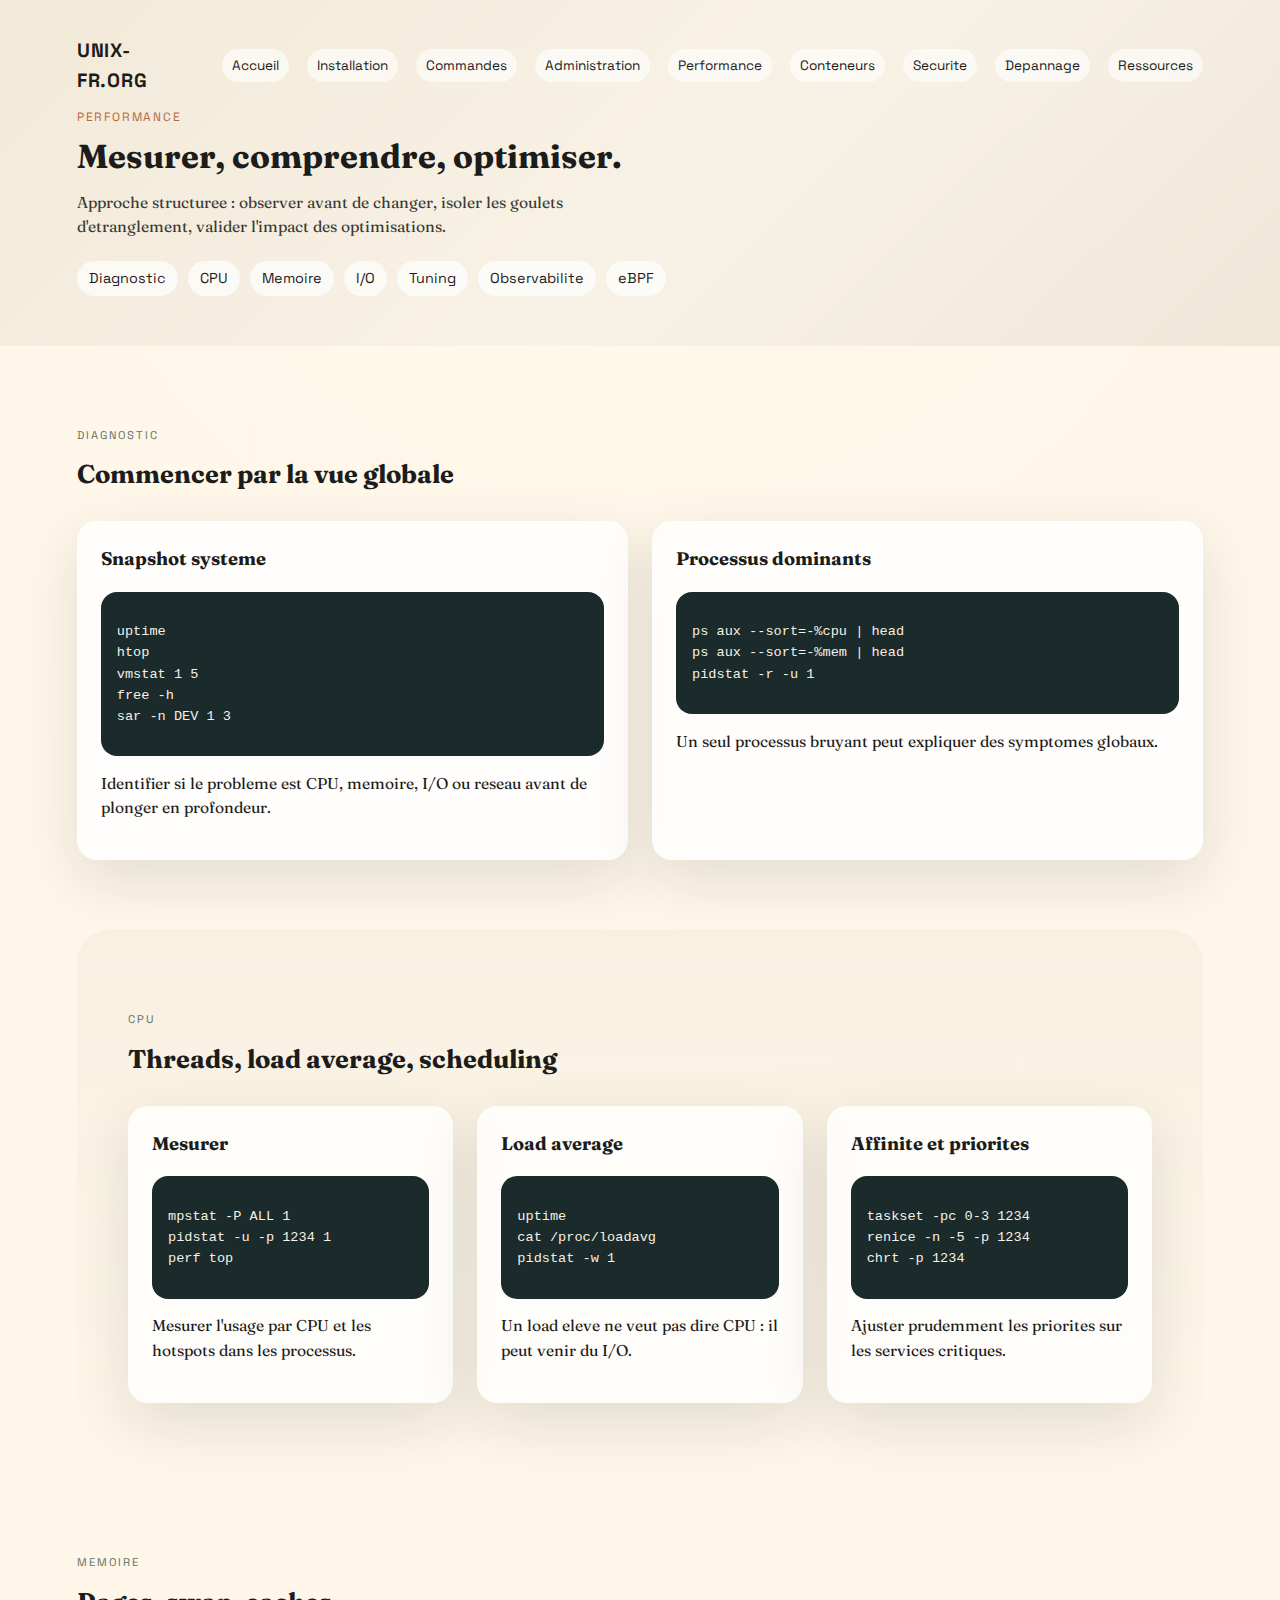
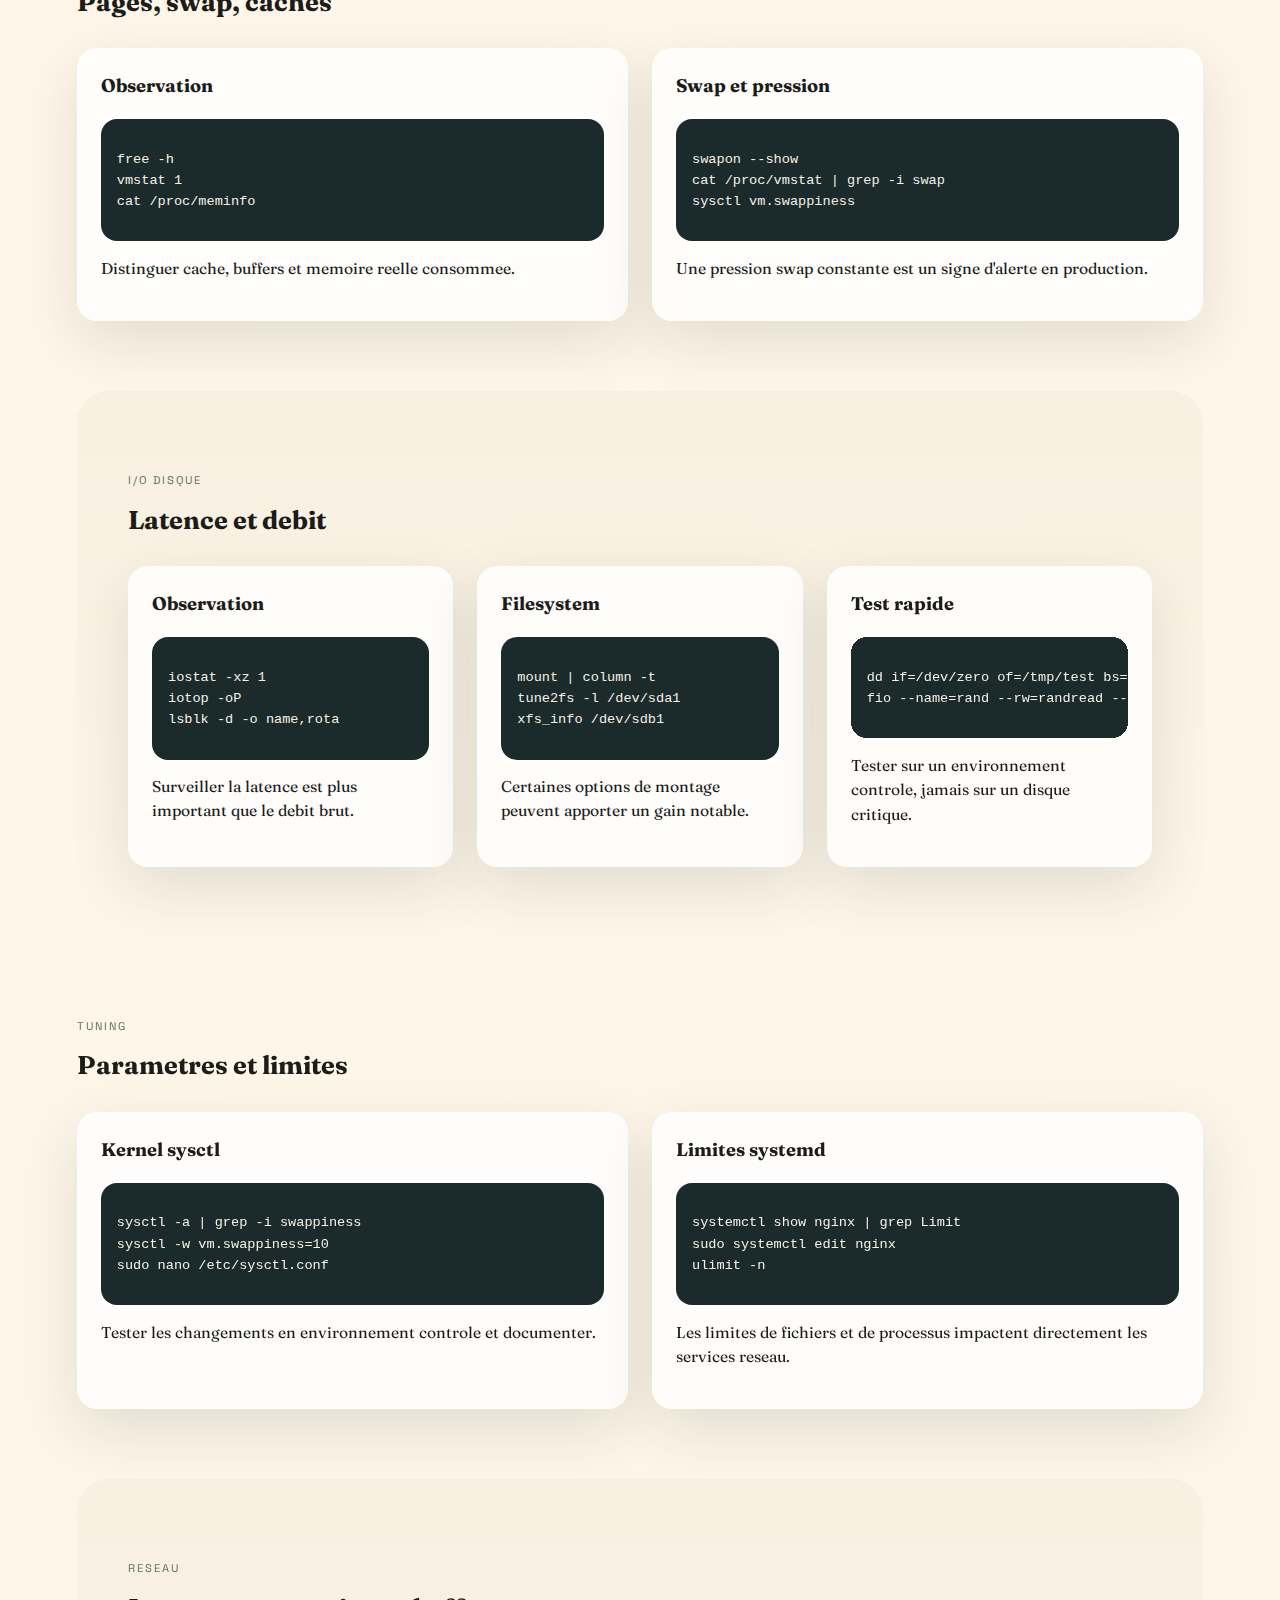
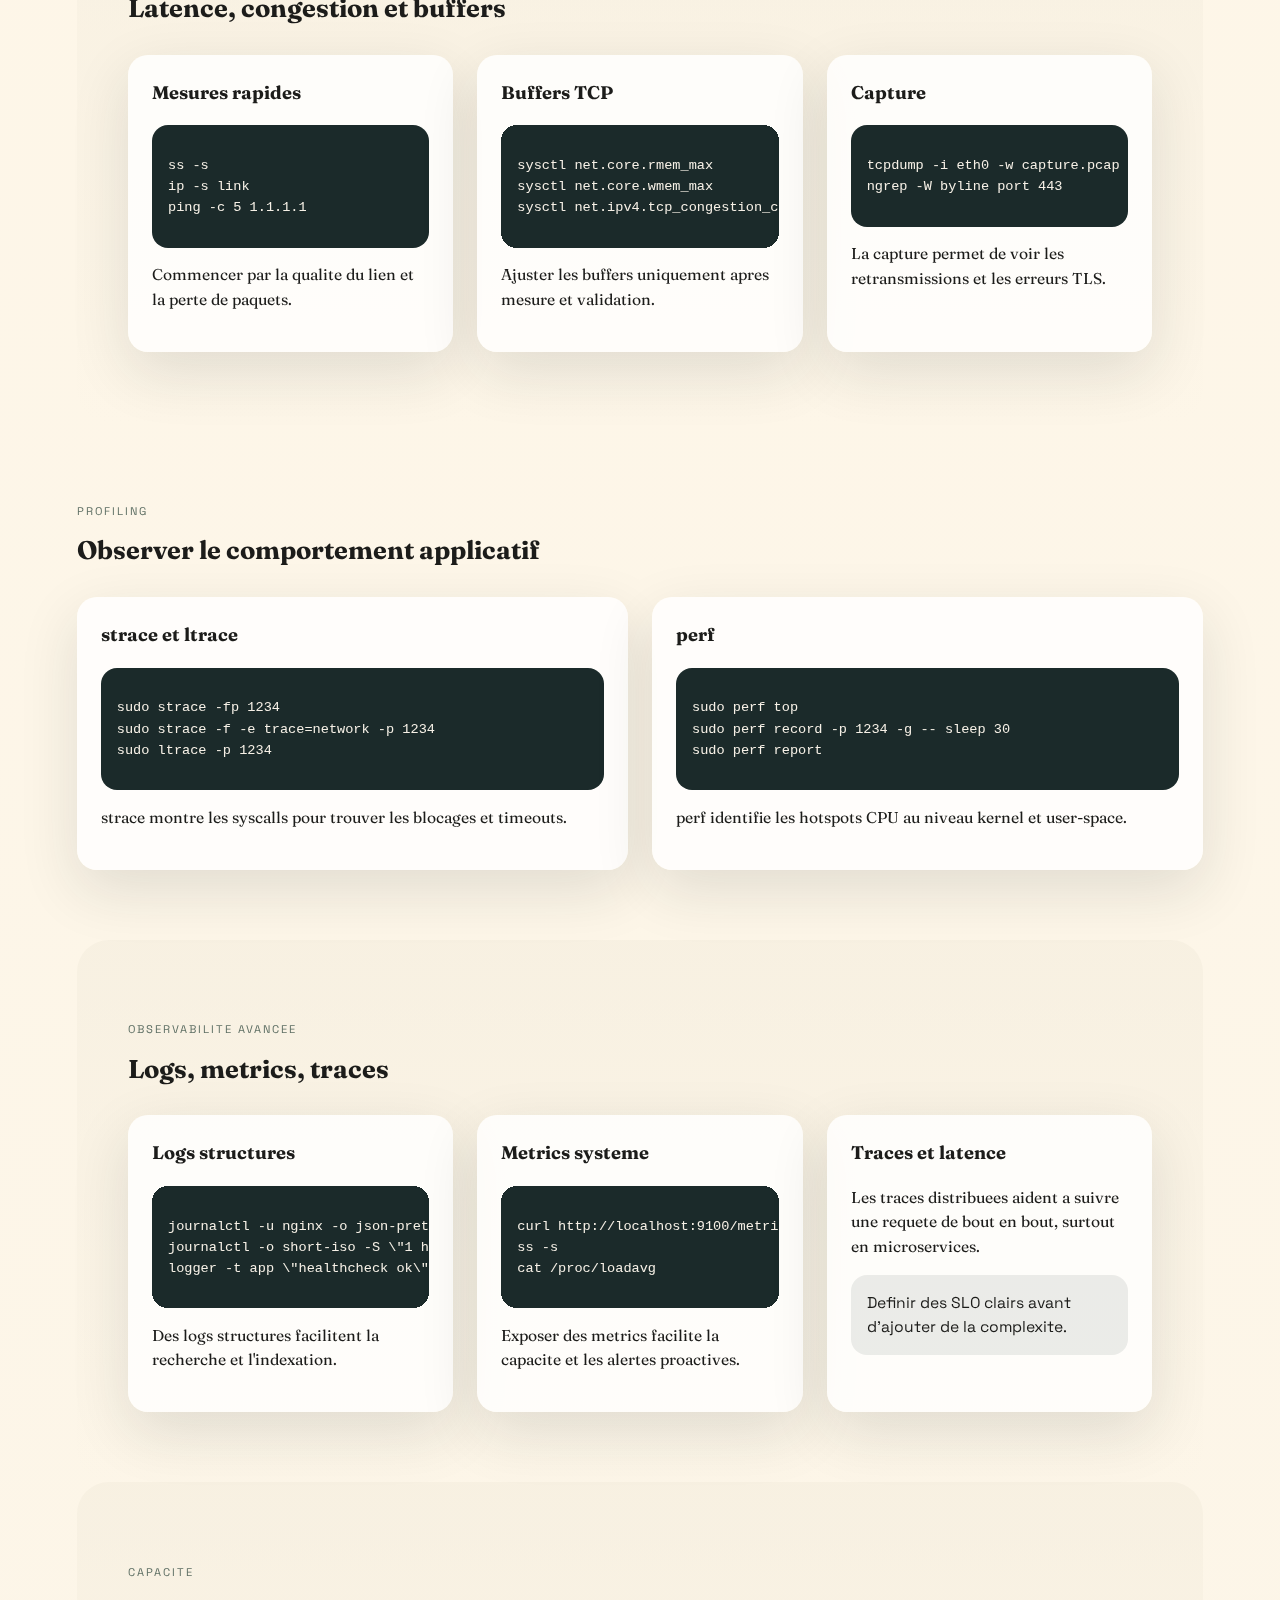
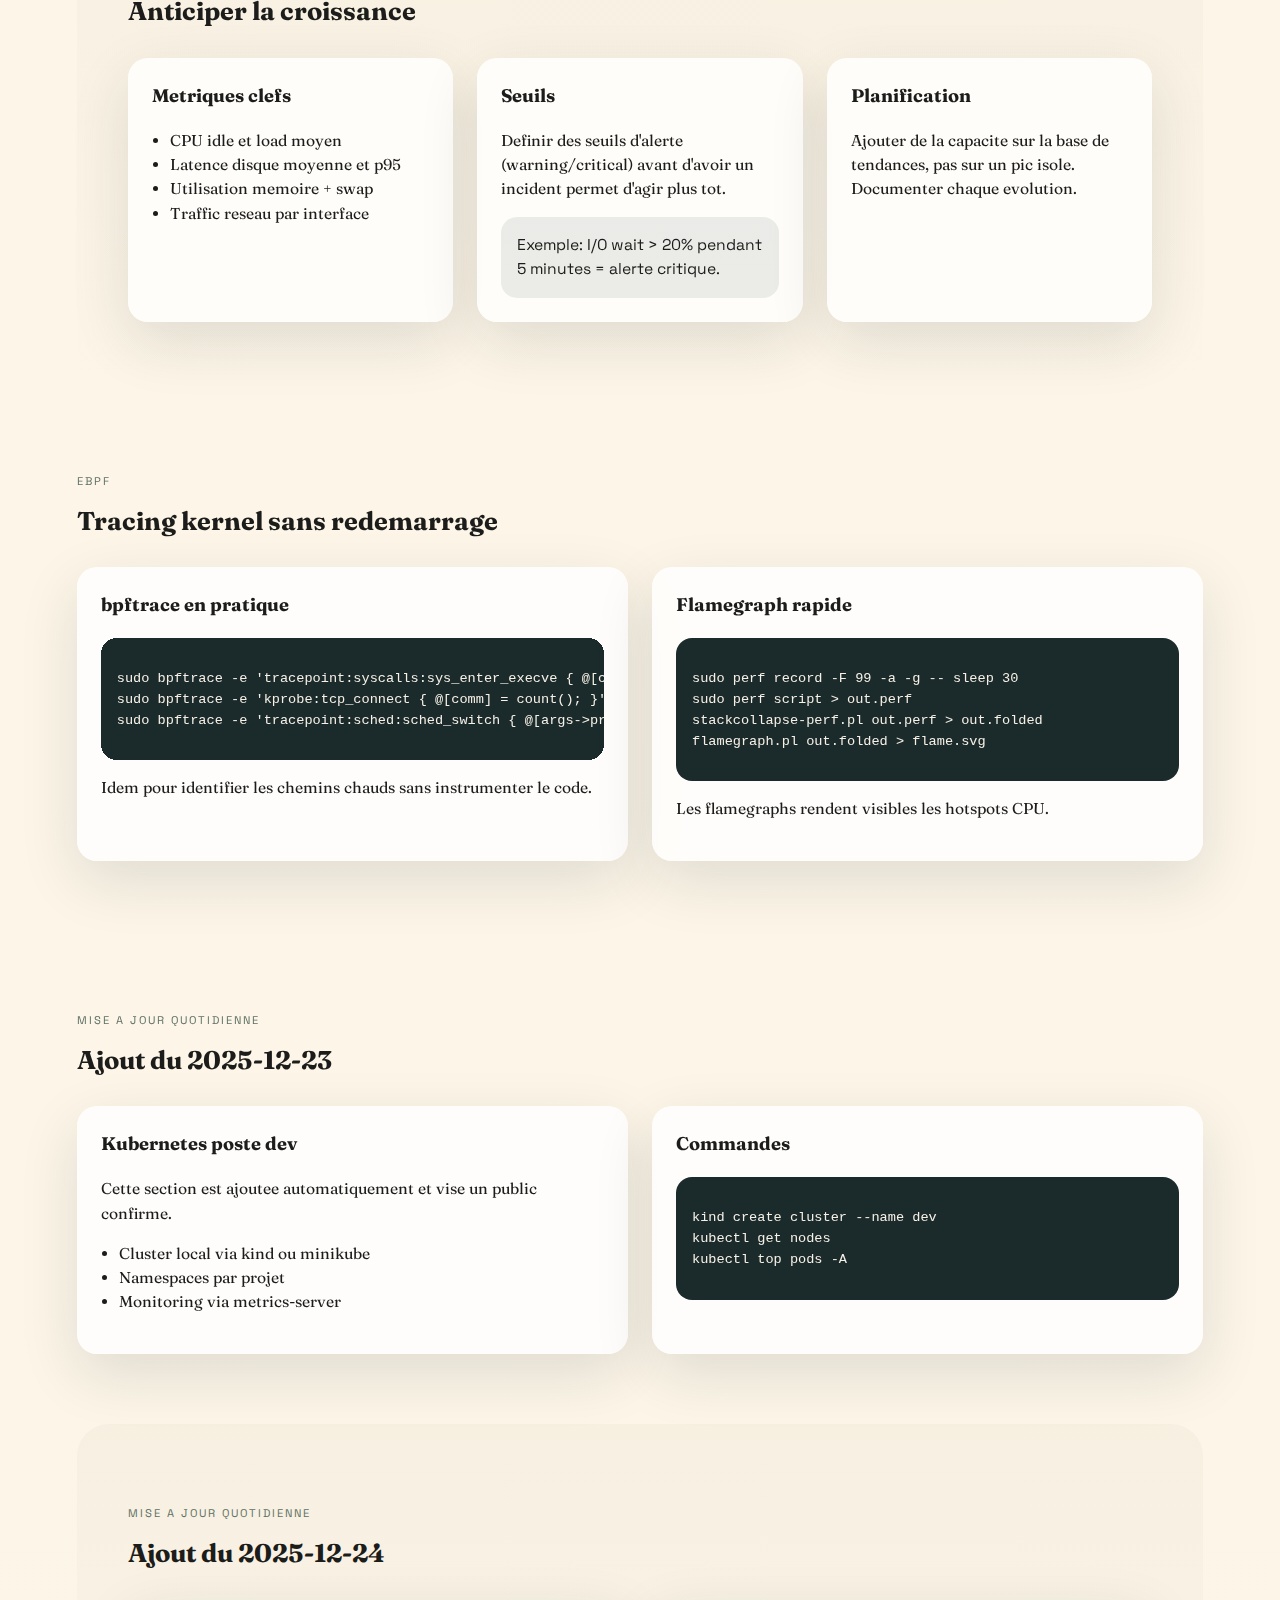
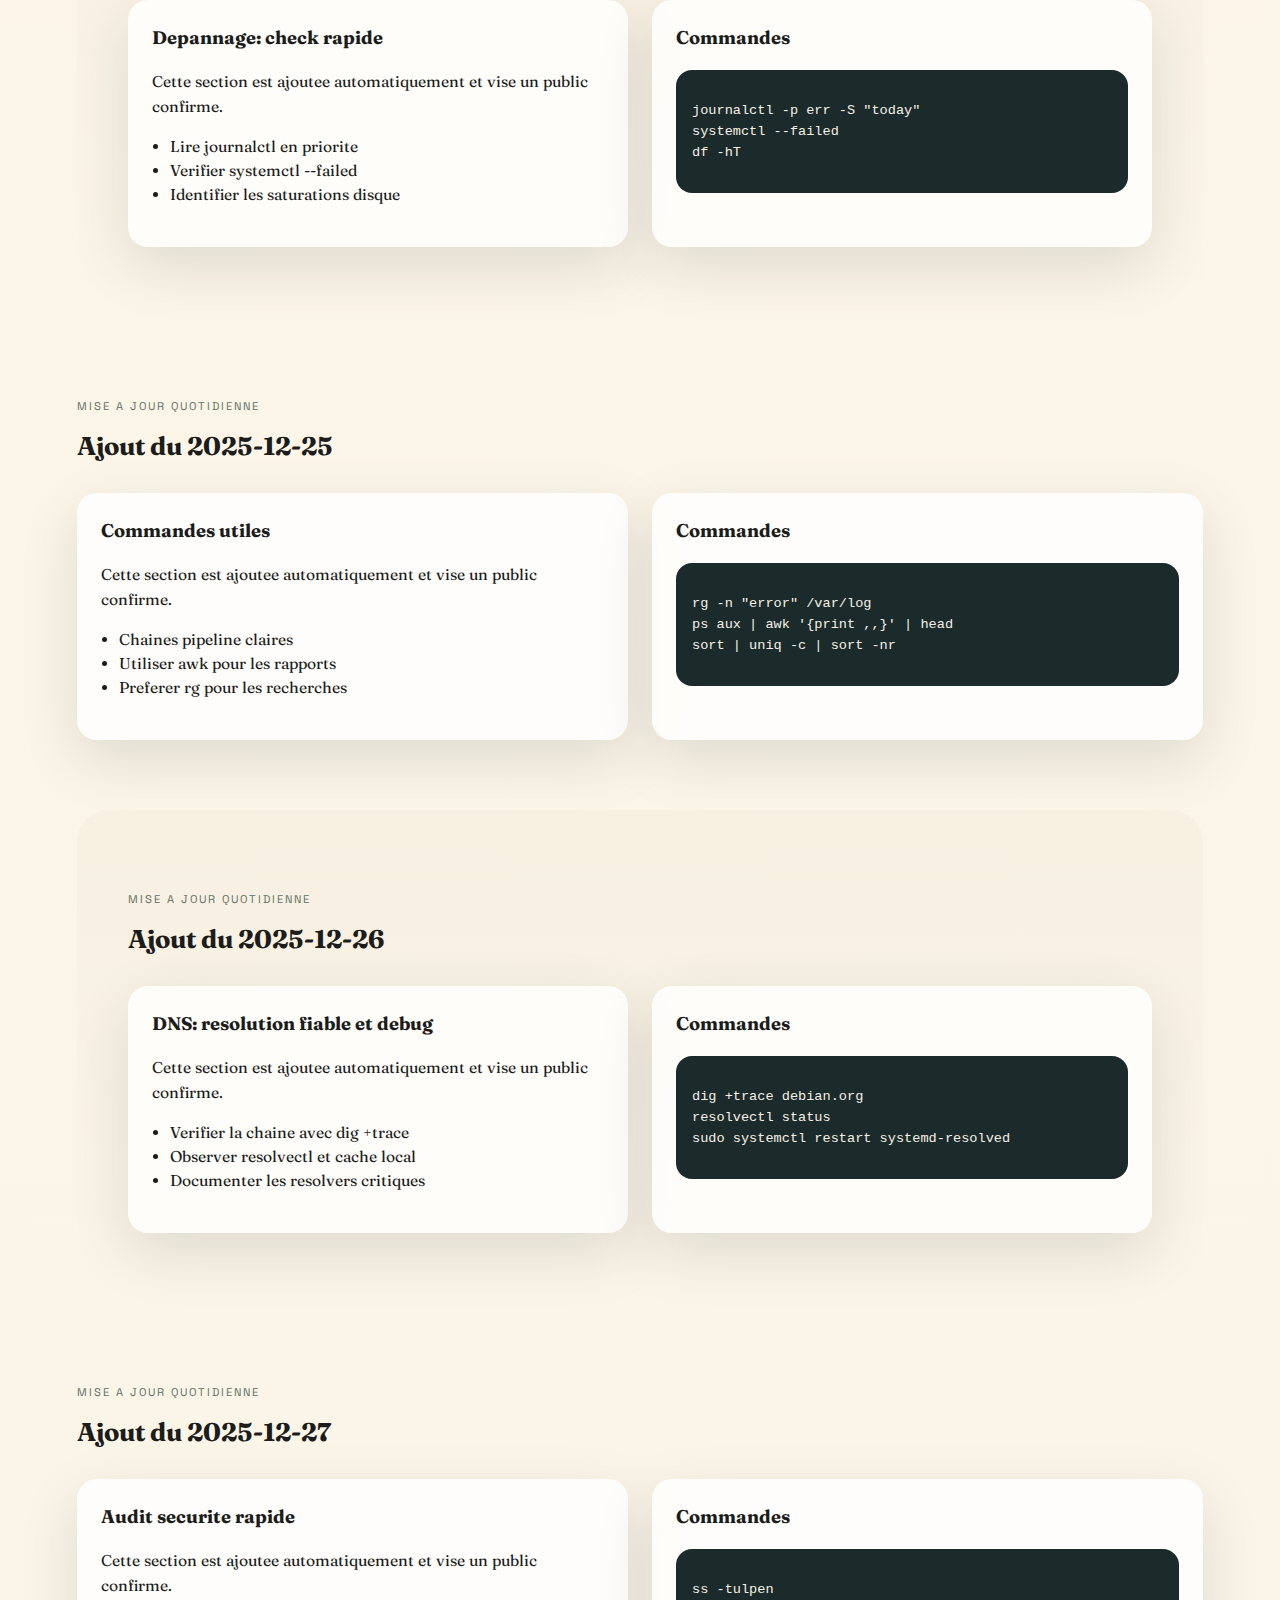
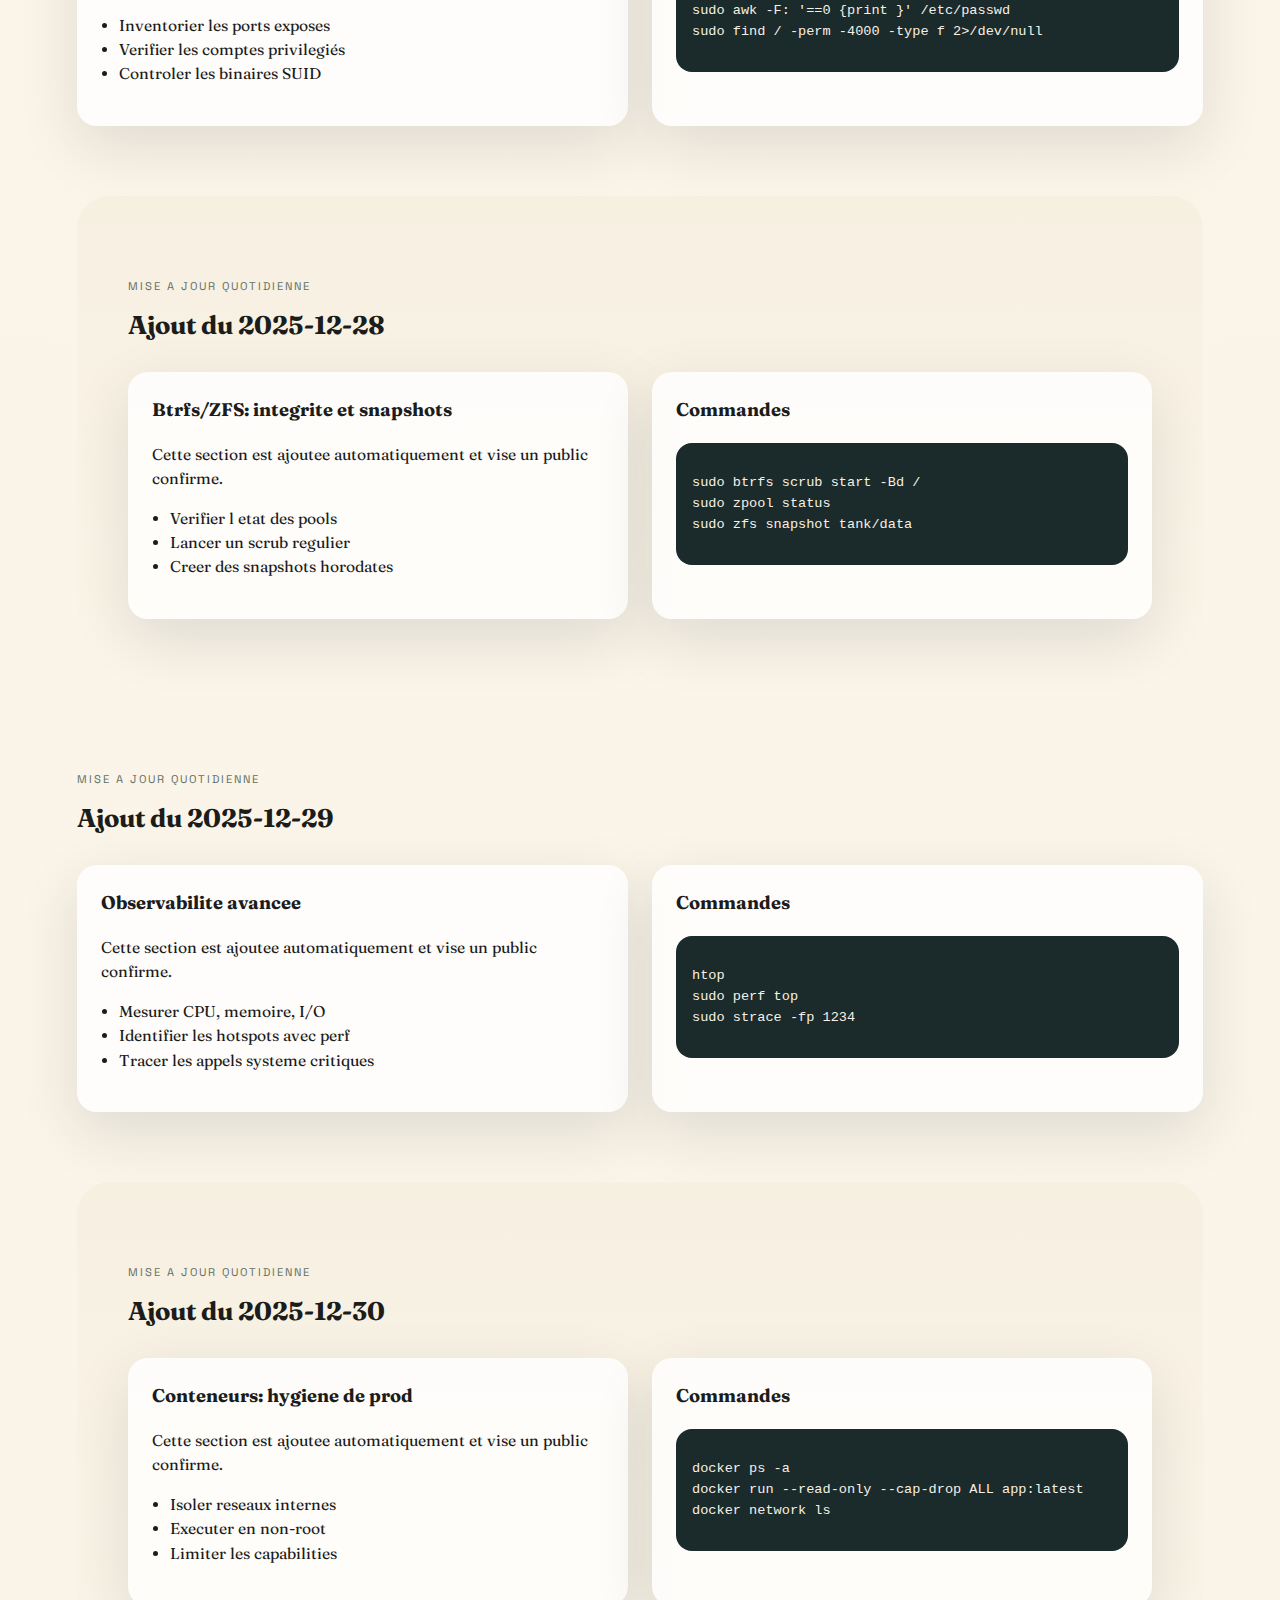
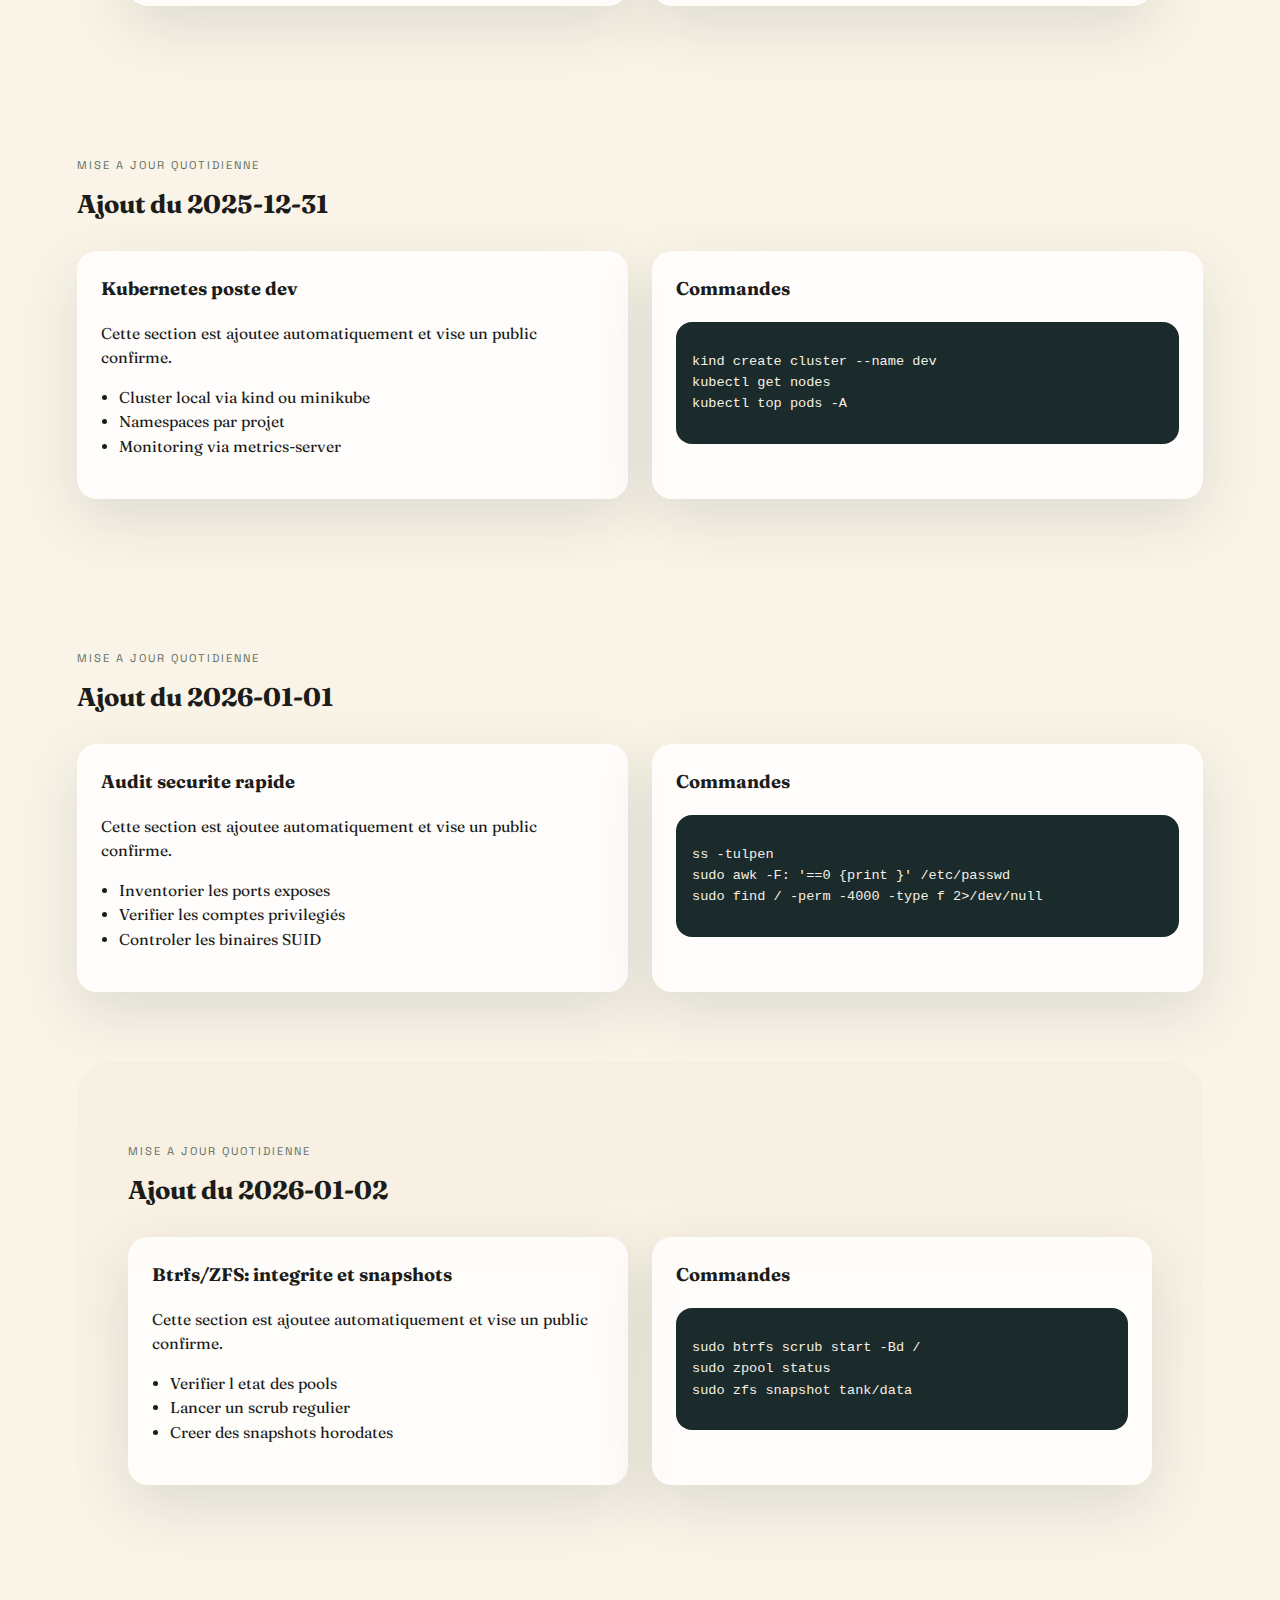
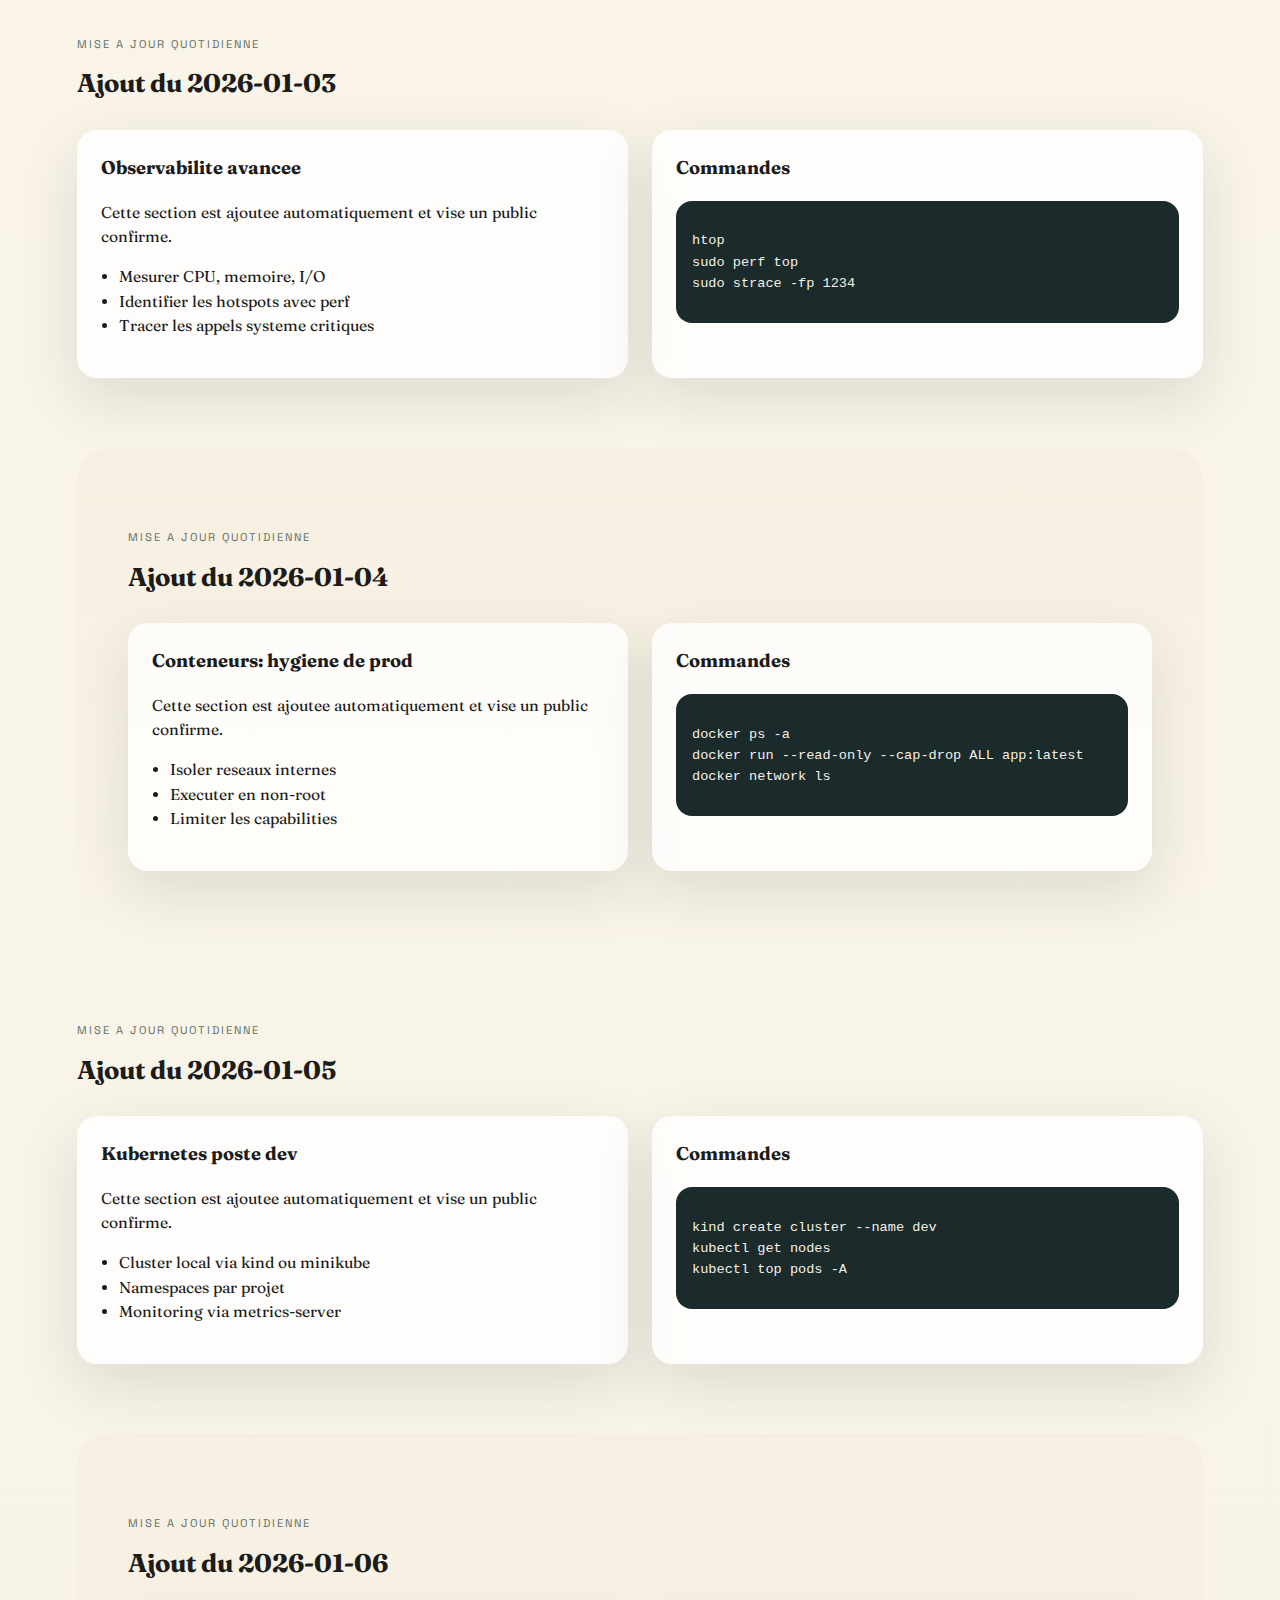
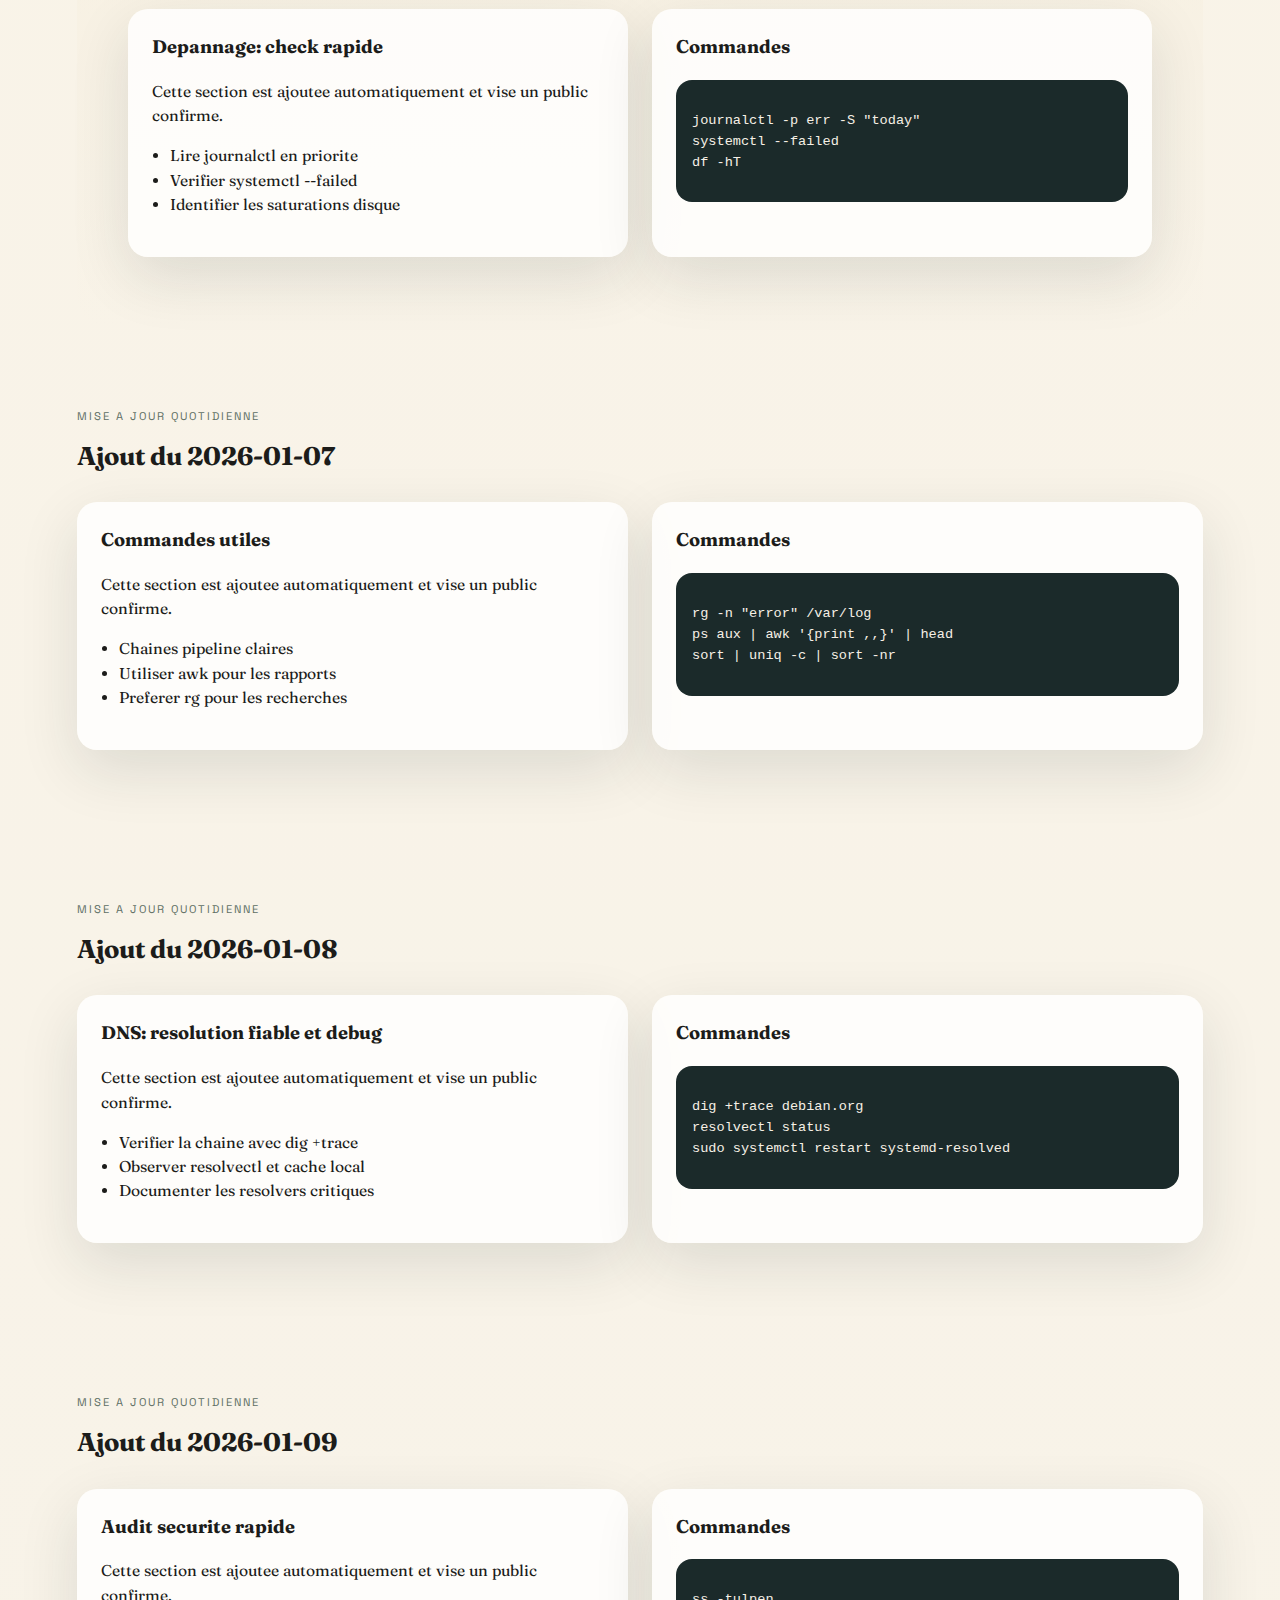
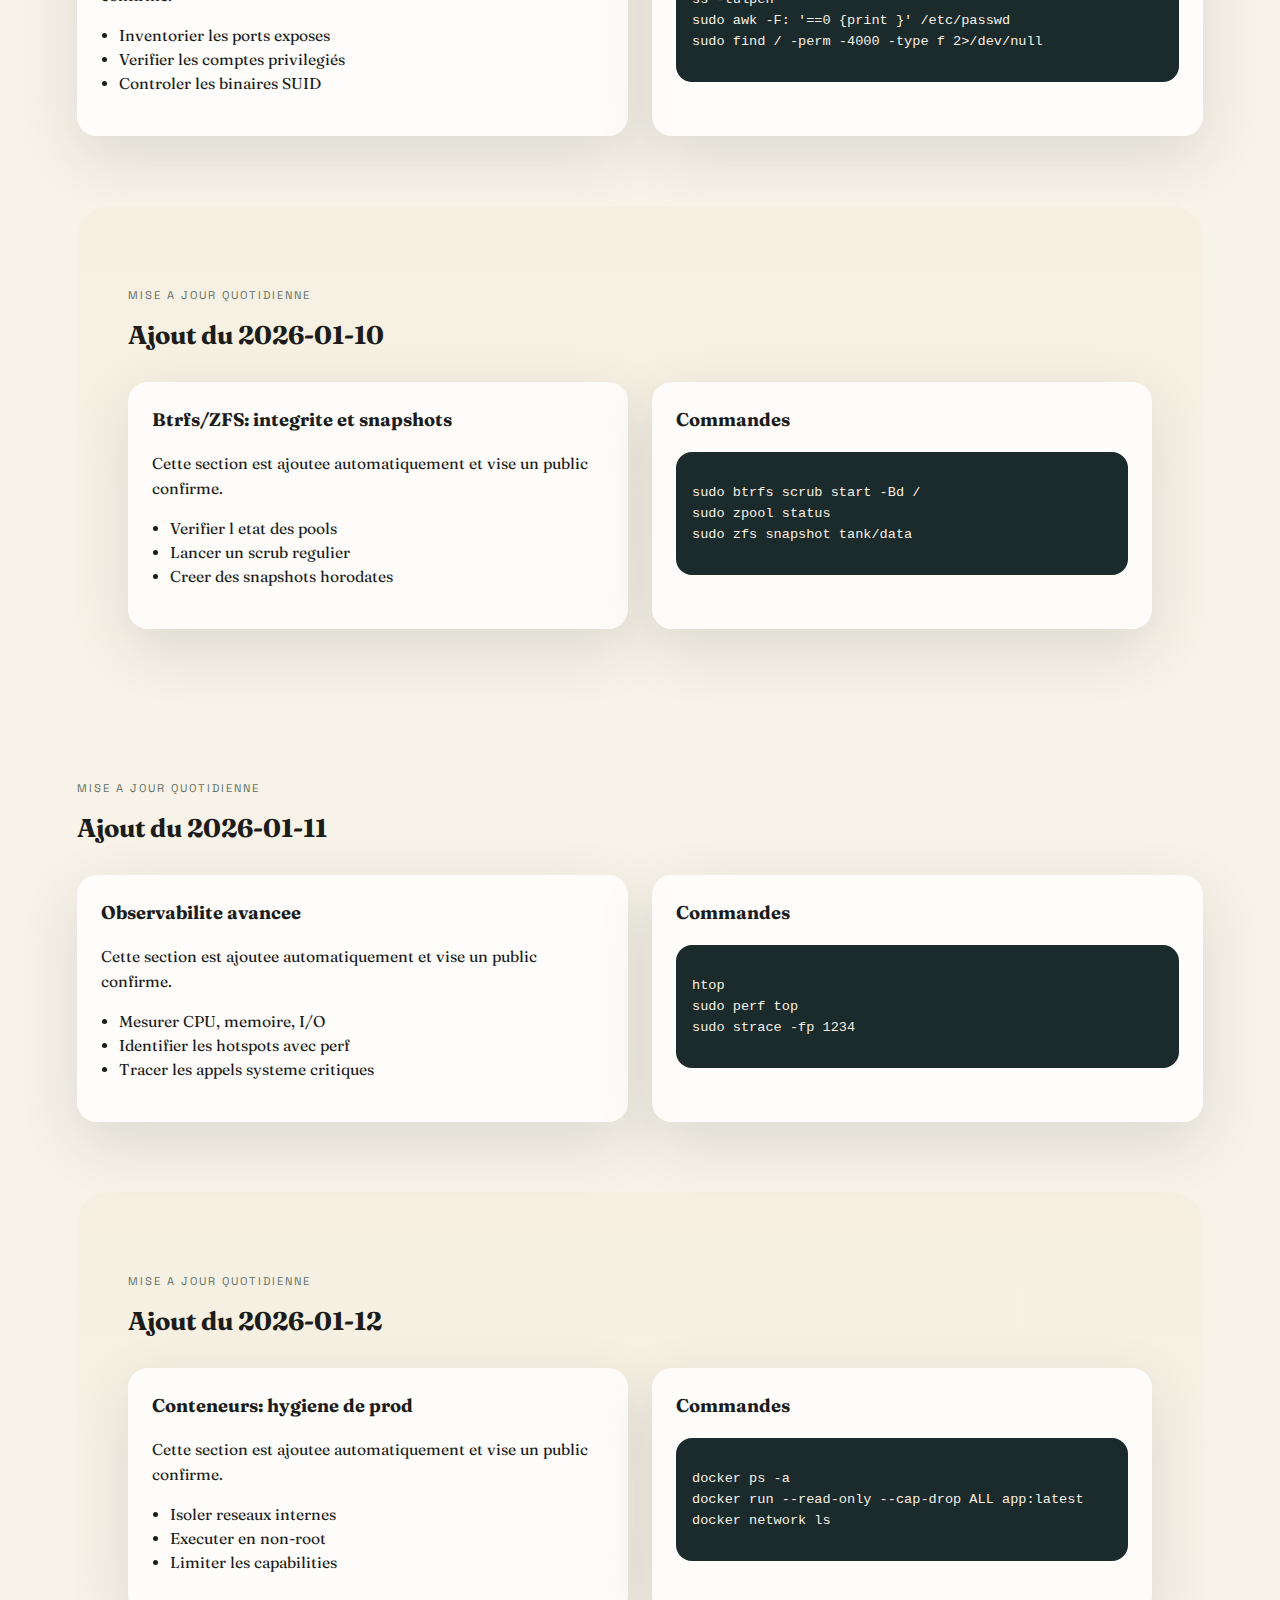
<file: performance.html>
<!doctype html>
<html lang="fr">
  <head>
    <meta charset="utf-8" />
    <script src="redirect.js"></script>
    <meta name="viewport" content="width=device-width, initial-scale=1" />
    <title>unix-fr.org - Performance Linux</title>
    <meta
      name="description"
      content="Performance Linux : diagnostic CPU, memoire, I/O, profiling et tuning."
    />
    <meta name="robots" content="index,follow" />
    <link rel="canonical" href="https://www.unix-fr.org/performance.html" />
    <meta name="theme-color" content="#0b1110" />
    <meta property="og:site_name" content="unix-fr.org" />
    <meta property="og:title" content="unix-fr.org - Performance Linux" />
    <meta
      property="og:description"
      content="Performance Linux : diagnostic CPU, memoire, I/O, profiling et tuning."
    />
    <meta property="og:type" content="website" />
    <meta property="og:url" content="https://www.unix-fr.org/performance.html" />
    <meta property="og:locale" content="fr_FR" />
    <meta name="twitter:card" content="summary" />
    <meta name="twitter:title" content="unix-fr.org - Performance Linux" />
    <meta
      name="twitter:description"
      content="Performance Linux : diagnostic CPU, memoire, I/O, profiling et tuning."
    />
    <link rel="stylesheet" href="styles.css" />
  </head>
  <body>
    <header class="page-hero">
      <nav class="nav">
        <div class="logo">unix-fr.org</div>
        <div class="nav-links">
          <a href="index.html">Accueil</a>
          <a href="installation.html">Installation</a>
          <a href="commandes.html">Commandes</a>
          <a href="administration.html">Administration</a>
          <a href="performance.html">Performance</a>
          <a href="conteneurs.html">Conteneurs</a>
          <a href="securite.html">Securite</a>
          <a href="depannage.html">Depannage</a>
          <a href="ressources.html">Ressources</a>
        </div>
      </nav>
      <div class="hero-text">
        <p class="eyebrow">Performance</p>
        <h1 class="page-title">Mesurer, comprendre, optimiser.</h1>
        <p class="lead">
          Approche structuree : observer avant de changer, isoler les goulets
          d'etranglement, valider l'impact des optimisations.
        </p>
        <div class="subnav">
          <a href="#diagnostic">Diagnostic</a>
          <a href="#cpu">CPU</a>
          <a href="#memoire">Memoire</a>
          <a href="#io">I/O</a>
          <a href="#tuning">Tuning</a>
          <a href="#observabilite">Observabilite</a>
          <a href="#ebpf">eBPF</a>
        </div>
      </div>
    </header>

    <main>
      <section id="diagnostic" class="section">
        <div class="section-title">
          <p>Diagnostic</p>
          <h2>Commencer par la vue globale</h2>
        </div>
        <div class="grid two">
          <article class="card">
            <h3>Snapshot systeme</h3>
            <div class="code-block">
              <pre><code>uptime
htop
vmstat 1 5
free -h
sar -n DEV 1 3</code></pre>
            </div>
            <p>
              Identifier si le probleme est CPU, memoire, I/O ou reseau avant de
              plonger en profondeur.
            </p>
          </article>
          <article class="card">
            <h3>Processus dominants</h3>
            <div class="code-block">
              <pre><code>ps aux --sort=-%cpu | head
ps aux --sort=-%mem | head
pidstat -r -u 1</code></pre>
            </div>
            <p>
              Un seul processus bruyant peut expliquer des symptomes globaux.
            </p>
          </article>
        </div>
      </section>

      <section id="cpu" class="section alt">
        <div class="section-title">
          <p>CPU</p>
          <h2>Threads, load average, scheduling</h2>
        </div>
        <div class="grid three">
          <article class="card">
            <h3>Mesurer</h3>
            <div class="code-block">
              <pre><code>mpstat -P ALL 1
pidstat -u -p 1234 1
perf top</code></pre>
            </div>
            <p>
              Mesurer l'usage par CPU et les hotspots dans les processus.
            </p>
          </article>
          <article class="card">
            <h3>Load average</h3>
            <div class="code-block">
              <pre><code>uptime
cat /proc/loadavg
pidstat -w 1</code></pre>
            </div>
            <p>
              Un load eleve ne veut pas dire CPU : il peut venir du I/O.
            </p>
          </article>
          <article class="card">
            <h3>Affinite et priorites</h3>
            <div class="code-block">
              <pre><code>taskset -pc 0-3 1234
renice -n -5 -p 1234
chrt -p 1234</code></pre>
            </div>
            <p>
              Ajuster prudemment les priorites sur les services critiques.
            </p>
          </article>
        </div>
      </section>

      <section id="memoire" class="section">
        <div class="section-title">
          <p>Memoire</p>
          <h2>Pages, swap, caches</h2>
        </div>
        <div class="grid two">
          <article class="card">
            <h3>Observation</h3>
            <div class="code-block">
              <pre><code>free -h
vmstat 1
cat /proc/meminfo</code></pre>
            </div>
            <p>
              Distinguer cache, buffers et memoire reelle consommee.
            </p>
          </article>
          <article class="card">
            <h3>Swap et pression</h3>
            <div class="code-block">
              <pre><code>swapon --show
cat /proc/vmstat | grep -i swap
sysctl vm.swappiness</code></pre>
            </div>
            <p>
              Une pression swap constante est un signe d'alerte en production.
            </p>
          </article>
        </div>
      </section>

      <section id="io" class="section alt">
        <div class="section-title">
          <p>I/O disque</p>
          <h2>Latence et debit</h2>
        </div>
        <div class="grid three">
          <article class="card">
            <h3>Observation</h3>
            <div class="code-block">
              <pre><code>iostat -xz 1
iotop -oP
lsblk -d -o name,rota</code></pre>
            </div>
            <p>
              Surveiller la latence est plus important que le debit brut.
            </p>
          </article>
          <article class="card">
            <h3>Filesystem</h3>
            <div class="code-block">
              <pre><code>mount | column -t
tune2fs -l /dev/sda1
xfs_info /dev/sdb1</code></pre>
            </div>
            <p>
              Certaines options de montage peuvent apporter un gain notable.
            </p>
          </article>
          <article class="card">
            <h3>Test rapide</h3>
            <div class="code-block">
              <pre><code>dd if=/dev/zero of=/tmp/test bs=1M count=1024 conv=fdatasync
fio --name=rand --rw=randread --size=1G --iodepth=32</code></pre>
            </div>
            <p>
              Tester sur un environnement controle, jamais sur un disque critique.
            </p>
          </article>
        </div>
      </section>

      <section id="tuning" class="section">
        <div class="section-title">
          <p>Tuning</p>
          <h2>Parametres et limites</h2>
        </div>
        <div class="grid two">
          <article class="card">
            <h3>Kernel sysctl</h3>
            <div class="code-block">
              <pre><code>sysctl -a | grep -i swappiness
sysctl -w vm.swappiness=10
sudo nano /etc/sysctl.conf</code></pre>
            </div>
            <p>
              Tester les changements en environnement controle et documenter.
            </p>
          </article>
          <article class="card">
            <h3>Limites systemd</h3>
            <div class="code-block">
              <pre><code>systemctl show nginx | grep Limit
sudo systemctl edit nginx
ulimit -n</code></pre>
            </div>
            <p>
              Les limites de fichiers et de processus impactent directement les
              services reseau.
            </p>
          </article>
        </div>
      </section>

      <section id="reseau-perf" class="section alt">
        <div class="section-title">
          <p>Reseau</p>
          <h2>Latence, congestion et buffers</h2>
        </div>
        <div class="grid three">
          <article class="card">
            <h3>Mesures rapides</h3>
            <div class="code-block">
              <pre><code>ss -s
ip -s link
ping -c 5 1.1.1.1</code></pre>
            </div>
            <p>
              Commencer par la qualite du lien et la perte de paquets.
            </p>
          </article>
          <article class="card">
            <h3>Buffers TCP</h3>
            <div class="code-block">
              <pre><code>sysctl net.core.rmem_max
sysctl net.core.wmem_max
sysctl net.ipv4.tcp_congestion_control</code></pre>
            </div>
            <p>
              Ajuster les buffers uniquement apres mesure et validation.
            </p>
          </article>
          <article class="card">
            <h3>Capture</h3>
            <div class="code-block">
              <pre><code>tcpdump -i eth0 -w capture.pcap
ngrep -W byline port 443</code></pre>
            </div>
            <p>
              La capture permet de voir les retransmissions et les erreurs TLS.
            </p>
          </article>
        </div>
      </section>

      <section id="profiling" class="section">
        <div class="section-title">
          <p>Profiling</p>
          <h2>Observer le comportement applicatif</h2>
        </div>
        <div class="grid two">
          <article class="card">
            <h3>strace et ltrace</h3>
            <div class="code-block">
              <pre><code>sudo strace -fp 1234
sudo strace -f -e trace=network -p 1234
sudo ltrace -p 1234</code></pre>
            </div>
            <p>
              strace montre les syscalls pour trouver les blocages et timeouts.
            </p>
          </article>
          <article class="card">
            <h3>perf</h3>
            <div class="code-block">
              <pre><code>sudo perf top
sudo perf record -p 1234 -g -- sleep 30
sudo perf report</code></pre>
            </div>
            <p>
              perf identifie les hotspots CPU au niveau kernel et user-space.
            </p>
          </article>
        </div>
      </section>

      <section id="observabilite" class="section alt">
        <div class="section-title">
          <p>Observabilite avancee</p>
          <h2>Logs, metrics, traces</h2>
        </div>
        <div class="grid three">
          <article class="card">
            <h3>Logs structures</h3>
            <div class="code-block">
              <pre><code>journalctl -u nginx -o json-pretty | head
journalctl -o short-iso -S \"1 hour ago\"
logger -t app \"healthcheck ok\"</code></pre>
            </div>
            <p>
              Des logs structures facilitent la recherche et l'indexation.
            </p>
          </article>
          <article class="card">
            <h3>Metrics systeme</h3>
            <div class="code-block">
              <pre><code>curl http://localhost:9100/metrics
ss -s
cat /proc/loadavg</code></pre>
            </div>
            <p>
              Exposer des metrics facilite la capacite et les alertes proactives.
            </p>
          </article>
          <article class="card">
            <h3>Traces et latence</h3>
            <p>
              Les traces distribuees aident a suivre une requete de bout en bout,
              surtout en microservices.
            </p>
            <div class="note">
              Definir des SLO clairs avant d'ajouter de la complexite.
            </div>
          </article>
        </div>
      </section>

      <section id="capacity" class="section alt">
        <div class="section-title">
          <p>Capacite</p>
          <h2>Anticiper la croissance</h2>
        </div>
        <div class="grid three">
          <article class="card">
            <h3>Metriques clefs</h3>
            <ul>
              <li>CPU idle et load moyen</li>
              <li>Latence disque moyenne et p95</li>
              <li>Utilisation memoire + swap</li>
              <li>Traffic reseau par interface</li>
            </ul>
          </article>
          <article class="card">
            <h3>Seuils</h3>
            <p>
              Definir des seuils d'alerte (warning/critical) avant d'avoir un
              incident permet d'agir plus tot.
            </p>
            <div class="note">
              Exemple: I/O wait > 20% pendant 5 minutes = alerte critique.
            </div>
          </article>
          <article class="card">
            <h3>Planification</h3>
            <p>
              Ajouter de la capacite sur la base de tendances, pas sur un pic
              isole. Documenter chaque evolution.
            </p>
          </article>
        </div>
      </section>

      <section id="ebpf" class="section">
        <div class="section-title">
          <p>eBPF</p>
          <h2>Tracing kernel sans redemarrage</h2>
        </div>
        <div class="grid two">
          <article class="card">
            <h3>bpftrace en pratique</h3>
            <div class="code-block">
              <pre><code>sudo bpftrace -e 'tracepoint:syscalls:sys_enter_execve { @[comm] = count(); }'
sudo bpftrace -e 'kprobe:tcp_connect { @[comm] = count(); }'
sudo bpftrace -e 'tracepoint:sched:sched_switch { @[args->prev_comm] = count(); }'</code></pre>
            </div>
            <p>
              Idem pour identifier les chemins chauds sans instrumenter le code.
            </p>
          </article>
          <article class="card">
            <h3>Flamegraph rapide</h3>
            <div class="code-block">
              <pre><code>sudo perf record -F 99 -a -g -- sleep 30
sudo perf script > out.perf
stackcollapse-perf.pl out.perf > out.folded
flamegraph.pl out.folded > flame.svg</code></pre>
            </div>
            <p>
              Les flamegraphs rendent visibles les hotspots CPU.
            </p>
          </article>
        </div>
      </section>
          <section id="auto-20251223-kubernetes" class="section">
        <div class="section-title">
          <p>Mise a jour quotidienne</p>
          <h2>Ajout du 2025-12-23</h2>
        </div>
        <div class="grid two">
          <article class="card">
            <h3>Kubernetes poste dev</h3>
            <p>
              Cette section est ajoutee automatiquement et vise un public confirme.
            </p>
            <ul>
              <li>Cluster local via kind ou minikube</li>
              <li>Namespaces par projet</li>
              <li>Monitoring via metrics-server</li>
            </ul>
          </article>
          <article class="card">
            <h3>Commandes</h3>
            <div class="code-block">
              <pre><code>kind create cluster --name dev
kubectl get nodes
kubectl top pods -A</code></pre>
            </div>
          </article>
        </div>
      </section>
          <section id="auto-20251224-depannage" class="section alt">
        <div class="section-title">
          <p>Mise a jour quotidienne</p>
          <h2>Ajout du 2025-12-24</h2>
        </div>
        <div class="grid two">
          <article class="card">
            <h3>Depannage: check rapide</h3>
            <p>
              Cette section est ajoutee automatiquement et vise un public confirme.
            </p>
            <ul>
              <li>Lire journalctl en priorite</li>
              <li>Verifier systemctl --failed</li>
              <li>Identifier les saturations disque</li>
            </ul>
          </article>
          <article class="card">
            <h3>Commandes</h3>
            <div class="code-block">
              <pre><code>journalctl -p err -S "today"
systemctl --failed
df -hT</code></pre>
            </div>
          </article>
        </div>
      </section>
          <section id="auto-20251225-commandes" class="section">
        <div class="section-title">
          <p>Mise a jour quotidienne</p>
          <h2>Ajout du 2025-12-25</h2>
        </div>
        <div class="grid two">
          <article class="card">
            <h3>Commandes utiles</h3>
            <p>
              Cette section est ajoutee automatiquement et vise un public confirme.
            </p>
            <ul>
              <li>Chaines pipeline claires</li>
              <li>Utiliser awk pour les rapports</li>
              <li>Preferer rg pour les recherches</li>
            </ul>
          </article>
          <article class="card">
            <h3>Commandes</h3>
            <div class="code-block">
              <pre><code>rg -n "error" /var/log
ps aux | awk '{print ,,}' | head
sort | uniq -c | sort -nr</code></pre>
            </div>
          </article>
        </div>
      </section>
          <section id="auto-20251226-dns" class="section alt">
        <div class="section-title">
          <p>Mise a jour quotidienne</p>
          <h2>Ajout du 2025-12-26</h2>
        </div>
        <div class="grid two">
          <article class="card">
            <h3>DNS: resolution fiable et debug</h3>
            <p>
              Cette section est ajoutee automatiquement et vise un public confirme.
            </p>
            <ul>
              <li>Verifier la chaine avec dig +trace</li>
              <li>Observer resolvectl et cache local</li>
              <li>Documenter les resolvers critiques</li>
            </ul>
          </article>
          <article class="card">
            <h3>Commandes</h3>
            <div class="code-block">
              <pre><code>dig +trace debian.org
resolvectl status
sudo systemctl restart systemd-resolved</code></pre>
            </div>
          </article>
        </div>
      </section>
          <section id="auto-20251227-securite" class="section">
        <div class="section-title">
          <p>Mise a jour quotidienne</p>
          <h2>Ajout du 2025-12-27</h2>
        </div>
        <div class="grid two">
          <article class="card">
            <h3>Audit securite rapide</h3>
            <p>
              Cette section est ajoutee automatiquement et vise un public confirme.
            </p>
            <ul>
              <li>Inventorier les ports exposes</li>
              <li>Verifier les comptes privilegiés</li>
              <li>Controler les binaires SUID</li>
            </ul>
          </article>
          <article class="card">
            <h3>Commandes</h3>
            <div class="code-block">
              <pre><code>ss -tulpen
sudo awk -F: '==0 {print }' /etc/passwd
sudo find / -perm -4000 -type f 2>/dev/null</code></pre>
            </div>
          </article>
        </div>
      </section>
          <section id="auto-20251228-stockage" class="section alt">
        <div class="section-title">
          <p>Mise a jour quotidienne</p>
          <h2>Ajout du 2025-12-28</h2>
        </div>
        <div class="grid two">
          <article class="card">
            <h3>Btrfs/ZFS: integrite et snapshots</h3>
            <p>
              Cette section est ajoutee automatiquement et vise un public confirme.
            </p>
            <ul>
              <li>Verifier l etat des pools</li>
              <li>Lancer un scrub regulier</li>
              <li>Creer des snapshots horodates</li>
            </ul>
          </article>
          <article class="card">
            <h3>Commandes</h3>
            <div class="code-block">
              <pre><code>sudo btrfs scrub start -Bd /
sudo zpool status
sudo zfs snapshot tank/data</code></pre>
            </div>
          </article>
        </div>
      </section>
          <section id="auto-20251229-performance" class="section">
        <div class="section-title">
          <p>Mise a jour quotidienne</p>
          <h2>Ajout du 2025-12-29</h2>
        </div>
        <div class="grid two">
          <article class="card">
            <h3>Observabilite avancee</h3>
            <p>
              Cette section est ajoutee automatiquement et vise un public confirme.
            </p>
            <ul>
              <li>Mesurer CPU, memoire, I/O</li>
              <li>Identifier les hotspots avec perf</li>
              <li>Tracer les appels systeme critiques</li>
            </ul>
          </article>
          <article class="card">
            <h3>Commandes</h3>
            <div class="code-block">
              <pre><code>htop
sudo perf top
sudo strace -fp 1234</code></pre>
            </div>
          </article>
        </div>
      </section>
          <section id="auto-20251230-conteneurs" class="section alt">
        <div class="section-title">
          <p>Mise a jour quotidienne</p>
          <h2>Ajout du 2025-12-30</h2>
        </div>
        <div class="grid two">
          <article class="card">
            <h3>Conteneurs: hygiene de prod</h3>
            <p>
              Cette section est ajoutee automatiquement et vise un public confirme.
            </p>
            <ul>
              <li>Isoler reseaux internes</li>
              <li>Executer en non-root</li>
              <li>Limiter les capabilities</li>
            </ul>
          </article>
          <article class="card">
            <h3>Commandes</h3>
            <div class="code-block">
              <pre><code>docker ps -a
docker run --read-only --cap-drop ALL app:latest
docker network ls</code></pre>
            </div>
          </article>
        </div>
      </section>
          <section id="auto-20251231-kubernetes" class="section">
        <div class="section-title">
          <p>Mise a jour quotidienne</p>
          <h2>Ajout du 2025-12-31</h2>
        </div>
        <div class="grid two">
          <article class="card">
            <h3>Kubernetes poste dev</h3>
            <p>
              Cette section est ajoutee automatiquement et vise un public confirme.
            </p>
            <ul>
              <li>Cluster local via kind ou minikube</li>
              <li>Namespaces par projet</li>
              <li>Monitoring via metrics-server</li>
            </ul>
          </article>
          <article class="card">
            <h3>Commandes</h3>
            <div class="code-block">
              <pre><code>kind create cluster --name dev
kubectl get nodes
kubectl top pods -A</code></pre>
            </div>
          </article>
        </div>
      </section>
          <section id="auto-20260101-securite" class="section">
        <div class="section-title">
          <p>Mise a jour quotidienne</p>
          <h2>Ajout du 2026-01-01</h2>
        </div>
        <div class="grid two">
          <article class="card">
            <h3>Audit securite rapide</h3>
            <p>
              Cette section est ajoutee automatiquement et vise un public confirme.
            </p>
            <ul>
              <li>Inventorier les ports exposes</li>
              <li>Verifier les comptes privilegiés</li>
              <li>Controler les binaires SUID</li>
            </ul>
          </article>
          <article class="card">
            <h3>Commandes</h3>
            <div class="code-block">
              <pre><code>ss -tulpen
sudo awk -F: '==0 {print }' /etc/passwd
sudo find / -perm -4000 -type f 2>/dev/null</code></pre>
            </div>
          </article>
        </div>
      </section>
          <section id="auto-20260102-stockage" class="section alt">
        <div class="section-title">
          <p>Mise a jour quotidienne</p>
          <h2>Ajout du 2026-01-02</h2>
        </div>
        <div class="grid two">
          <article class="card">
            <h3>Btrfs/ZFS: integrite et snapshots</h3>
            <p>
              Cette section est ajoutee automatiquement et vise un public confirme.
            </p>
            <ul>
              <li>Verifier l etat des pools</li>
              <li>Lancer un scrub regulier</li>
              <li>Creer des snapshots horodates</li>
            </ul>
          </article>
          <article class="card">
            <h3>Commandes</h3>
            <div class="code-block">
              <pre><code>sudo btrfs scrub start -Bd /
sudo zpool status
sudo zfs snapshot tank/data</code></pre>
            </div>
          </article>
        </div>
      </section>
          <section id="auto-20260103-performance" class="section">
        <div class="section-title">
          <p>Mise a jour quotidienne</p>
          <h2>Ajout du 2026-01-03</h2>
        </div>
        <div class="grid two">
          <article class="card">
            <h3>Observabilite avancee</h3>
            <p>
              Cette section est ajoutee automatiquement et vise un public confirme.
            </p>
            <ul>
              <li>Mesurer CPU, memoire, I/O</li>
              <li>Identifier les hotspots avec perf</li>
              <li>Tracer les appels systeme critiques</li>
            </ul>
          </article>
          <article class="card">
            <h3>Commandes</h3>
            <div class="code-block">
              <pre><code>htop
sudo perf top
sudo strace -fp 1234</code></pre>
            </div>
          </article>
        </div>
      </section>
          <section id="auto-20260104-conteneurs" class="section alt">
        <div class="section-title">
          <p>Mise a jour quotidienne</p>
          <h2>Ajout du 2026-01-04</h2>
        </div>
        <div class="grid two">
          <article class="card">
            <h3>Conteneurs: hygiene de prod</h3>
            <p>
              Cette section est ajoutee automatiquement et vise un public confirme.
            </p>
            <ul>
              <li>Isoler reseaux internes</li>
              <li>Executer en non-root</li>
              <li>Limiter les capabilities</li>
            </ul>
          </article>
          <article class="card">
            <h3>Commandes</h3>
            <div class="code-block">
              <pre><code>docker ps -a
docker run --read-only --cap-drop ALL app:latest
docker network ls</code></pre>
            </div>
          </article>
        </div>
      </section>
          <section id="auto-20260105-kubernetes" class="section">
        <div class="section-title">
          <p>Mise a jour quotidienne</p>
          <h2>Ajout du 2026-01-05</h2>
        </div>
        <div class="grid two">
          <article class="card">
            <h3>Kubernetes poste dev</h3>
            <p>
              Cette section est ajoutee automatiquement et vise un public confirme.
            </p>
            <ul>
              <li>Cluster local via kind ou minikube</li>
              <li>Namespaces par projet</li>
              <li>Monitoring via metrics-server</li>
            </ul>
          </article>
          <article class="card">
            <h3>Commandes</h3>
            <div class="code-block">
              <pre><code>kind create cluster --name dev
kubectl get nodes
kubectl top pods -A</code></pre>
            </div>
          </article>
        </div>
      </section>
          <section id="auto-20260106-depannage" class="section alt">
        <div class="section-title">
          <p>Mise a jour quotidienne</p>
          <h2>Ajout du 2026-01-06</h2>
        </div>
        <div class="grid two">
          <article class="card">
            <h3>Depannage: check rapide</h3>
            <p>
              Cette section est ajoutee automatiquement et vise un public confirme.
            </p>
            <ul>
              <li>Lire journalctl en priorite</li>
              <li>Verifier systemctl --failed</li>
              <li>Identifier les saturations disque</li>
            </ul>
          </article>
          <article class="card">
            <h3>Commandes</h3>
            <div class="code-block">
              <pre><code>journalctl -p err -S "today"
systemctl --failed
df -hT</code></pre>
            </div>
          </article>
        </div>
      </section>
          <section id="auto-20260107-commandes" class="section">
        <div class="section-title">
          <p>Mise a jour quotidienne</p>
          <h2>Ajout du 2026-01-07</h2>
        </div>
        <div class="grid two">
          <article class="card">
            <h3>Commandes utiles</h3>
            <p>
              Cette section est ajoutee automatiquement et vise un public confirme.
            </p>
            <ul>
              <li>Chaines pipeline claires</li>
              <li>Utiliser awk pour les rapports</li>
              <li>Preferer rg pour les recherches</li>
            </ul>
          </article>
          <article class="card">
            <h3>Commandes</h3>
            <div class="code-block">
              <pre><code>rg -n "error" /var/log
ps aux | awk '{print ,,}' | head
sort | uniq -c | sort -nr</code></pre>
            </div>
          </article>
        </div>
      </section>
          <section id="auto-20260108-dns" class="section">
        <div class="section-title">
          <p>Mise a jour quotidienne</p>
          <h2>Ajout du 2026-01-08</h2>
        </div>
        <div class="grid two">
          <article class="card">
            <h3>DNS: resolution fiable et debug</h3>
            <p>
              Cette section est ajoutee automatiquement et vise un public confirme.
            </p>
            <ul>
              <li>Verifier la chaine avec dig +trace</li>
              <li>Observer resolvectl et cache local</li>
              <li>Documenter les resolvers critiques</li>
            </ul>
          </article>
          <article class="card">
            <h3>Commandes</h3>
            <div class="code-block">
              <pre><code>dig +trace debian.org
resolvectl status
sudo systemctl restart systemd-resolved</code></pre>
            </div>
          </article>
        </div>
      </section>
          <section id="auto-20260109-securite" class="section">
        <div class="section-title">
          <p>Mise a jour quotidienne</p>
          <h2>Ajout du 2026-01-09</h2>
        </div>
        <div class="grid two">
          <article class="card">
            <h3>Audit securite rapide</h3>
            <p>
              Cette section est ajoutee automatiquement et vise un public confirme.
            </p>
            <ul>
              <li>Inventorier les ports exposes</li>
              <li>Verifier les comptes privilegiés</li>
              <li>Controler les binaires SUID</li>
            </ul>
          </article>
          <article class="card">
            <h3>Commandes</h3>
            <div class="code-block">
              <pre><code>ss -tulpen
sudo awk -F: '==0 {print }' /etc/passwd
sudo find / -perm -4000 -type f 2>/dev/null</code></pre>
            </div>
          </article>
        </div>
      </section>
          <section id="auto-20260110-stockage" class="section alt">
        <div class="section-title">
          <p>Mise a jour quotidienne</p>
          <h2>Ajout du 2026-01-10</h2>
        </div>
        <div class="grid two">
          <article class="card">
            <h3>Btrfs/ZFS: integrite et snapshots</h3>
            <p>
              Cette section est ajoutee automatiquement et vise un public confirme.
            </p>
            <ul>
              <li>Verifier l etat des pools</li>
              <li>Lancer un scrub regulier</li>
              <li>Creer des snapshots horodates</li>
            </ul>
          </article>
          <article class="card">
            <h3>Commandes</h3>
            <div class="code-block">
              <pre><code>sudo btrfs scrub start -Bd /
sudo zpool status
sudo zfs snapshot tank/data</code></pre>
            </div>
          </article>
        </div>
      </section>
          <section id="auto-20260111-performance" class="section">
        <div class="section-title">
          <p>Mise a jour quotidienne</p>
          <h2>Ajout du 2026-01-11</h2>
        </div>
        <div class="grid two">
          <article class="card">
            <h3>Observabilite avancee</h3>
            <p>
              Cette section est ajoutee automatiquement et vise un public confirme.
            </p>
            <ul>
              <li>Mesurer CPU, memoire, I/O</li>
              <li>Identifier les hotspots avec perf</li>
              <li>Tracer les appels systeme critiques</li>
            </ul>
          </article>
          <article class="card">
            <h3>Commandes</h3>
            <div class="code-block">
              <pre><code>htop
sudo perf top
sudo strace -fp 1234</code></pre>
            </div>
          </article>
        </div>
      </section>
          <section id="auto-20260112-conteneurs" class="section alt">
        <div class="section-title">
          <p>Mise a jour quotidienne</p>
          <h2>Ajout du 2026-01-12</h2>
        </div>
        <div class="grid two">
          <article class="card">
            <h3>Conteneurs: hygiene de prod</h3>
            <p>
              Cette section est ajoutee automatiquement et vise un public confirme.
            </p>
            <ul>
              <li>Isoler reseaux internes</li>
              <li>Executer en non-root</li>
              <li>Limiter les capabilities</li>
            </ul>
          </article>
          <article class="card">
            <h3>Commandes</h3>
            <div class="code-block">
              <pre><code>docker ps -a
docker run --read-only --cap-drop ALL app:latest
docker network ls</code></pre>
            </div>
          </article>
        </div>
      </section>
          <section id="auto-20260113-kubernetes" class="section">
        <div class="section-title">
          <p>Mise a jour quotidienne</p>
          <h2>Ajout du 2026-01-13</h2>
        </div>
        <div class="grid two">
          <article class="card">
            <h3>Kubernetes poste dev</h3>
            <p>
              Cette section est ajoutee automatiquement et vise un public confirme.
            </p>
            <ul>
              <li>Cluster local via kind ou minikube</li>
              <li>Namespaces par projet</li>
              <li>Monitoring via metrics-server</li>
            </ul>
          </article>
          <article class="card">
            <h3>Commandes</h3>
            <div class="code-block">
              <pre><code>kind create cluster --name dev
kubectl get nodes
kubectl top pods -A</code></pre>
            </div>
          </article>
        </div>
      </section>
          <section id="auto-20260114-depannage" class="section alt">
        <div class="section-title">
          <p>Mise a jour quotidienne</p>
          <h2>Ajout du 2026-01-14</h2>
        </div>
        <div class="grid two">
          <article class="card">
            <h3>Depannage: check rapide</h3>
            <p>
              Cette section est ajoutee automatiquement et vise un public confirme.
            </p>
            <ul>
              <li>Lire journalctl en priorite</li>
              <li>Verifier systemctl --failed</li>
              <li>Identifier les saturations disque</li>
            </ul>
          </article>
          <article class="card">
            <h3>Commandes</h3>
            <div class="code-block">
              <pre><code>journalctl -p err -S "today"
systemctl --failed
df -hT</code></pre>
            </div>
          </article>
        </div>
      </section>
          <section id="auto-20260115-commandes" class="section">
        <div class="section-title">
          <p>Mise a jour quotidienne</p>
          <h2>Ajout du 2026-01-15</h2>
        </div>
        <div class="grid two">
          <article class="card">
            <h3>Commandes utiles</h3>
            <p>
              Cette section est ajoutee automatiquement et vise un public confirme.
            </p>
            <ul>
              <li>Chaines pipeline claires</li>
              <li>Utiliser awk pour les rapports</li>
              <li>Preferer rg pour les recherches</li>
            </ul>
          </article>
          <article class="card">
            <h3>Commandes</h3>
            <div class="code-block">
              <pre><code>rg -n "error" /var/log
ps aux | awk '{print ,,}' | head
sort | uniq -c | sort -nr</code></pre>
            </div>
          </article>
        </div>
      </section>
          <section id="auto-20260116-dns" class="section alt">
        <div class="section-title">
          <p>Mise a jour quotidienne</p>
          <h2>Ajout du 2026-01-16</h2>
        </div>
        <div class="grid two">
          <article class="card">
            <h3>DNS: resolution fiable et debug</h3>
            <p>
              Cette section est ajoutee automatiquement et vise un public confirme.
            </p>
            <ul>
              <li>Verifier la chaine avec dig +trace</li>
              <li>Observer resolvectl et cache local</li>
              <li>Documenter les resolvers critiques</li>
            </ul>
          </article>
          <article class="card">
            <h3>Commandes</h3>
            <div class="code-block">
              <pre><code>dig +trace debian.org
resolvectl status
sudo systemctl restart systemd-resolved</code></pre>
            </div>
          </article>
        </div>
      </section>
          <section id="auto-20260117-securite" class="section">
        <div class="section-title">
          <p>Mise a jour quotidienne</p>
          <h2>Ajout du 2026-01-17</h2>
        </div>
        <div class="grid two">
          <article class="card">
            <h3>Audit securite rapide</h3>
            <p>
              Cette section est ajoutee automatiquement et vise un public confirme.
            </p>
            <ul>
              <li>Inventorier les ports exposes</li>
              <li>Verifier les comptes privilegiés</li>
              <li>Controler les binaires SUID</li>
            </ul>
          </article>
          <article class="card">
            <h3>Commandes</h3>
            <div class="code-block">
              <pre><code>ss -tulpen
sudo awk -F: '==0 {print }' /etc/passwd
sudo find / -perm -4000 -type f 2>/dev/null</code></pre>
            </div>
          </article>
        </div>
      </section>
          <section id="auto-20260118-stockage" class="section">
        <div class="section-title">
          <p>Mise a jour quotidienne</p>
          <h2>Ajout du 2026-01-18</h2>
        </div>
        <div class="grid two">
          <article class="card">
            <h3>Btrfs/ZFS: integrite et snapshots</h3>
            <p>
              Cette section est ajoutee automatiquement et vise un public confirme.
            </p>
            <ul>
              <li>Verifier l etat des pools</li>
              <li>Lancer un scrub regulier</li>
              <li>Creer des snapshots horodates</li>
            </ul>
          </article>
          <article class="card">
            <h3>Commandes</h3>
            <div class="code-block">
              <pre><code>sudo btrfs scrub start -Bd /
sudo zpool status
sudo zfs snapshot tank/data</code></pre>
            </div>
          </article>
        </div>
      </section>
          <section id="auto-20260119-performance" class="section">
        <div class="section-title">
          <p>Mise a jour quotidienne</p>
          <h2>Ajout du 2026-01-19</h2>
        </div>
        <div class="grid two">
          <article class="card">
            <h3>Observabilite avancee</h3>
            <p>
              Cette section est ajoutee automatiquement et vise un public confirme.
            </p>
            <ul>
              <li>Mesurer CPU, memoire, I/O</li>
              <li>Identifier les hotspots avec perf</li>
              <li>Tracer les appels systeme critiques</li>
            </ul>
          </article>
          <article class="card">
            <h3>Commandes</h3>
            <div class="code-block">
              <pre><code>htop
sudo perf top
sudo strace -fp 1234</code></pre>
            </div>
          </article>
        </div>
      </section>
          <section id="auto-20260120-conteneurs" class="section alt">
        <div class="section-title">
          <p>Mise a jour quotidienne</p>
          <h2>Ajout du 2026-01-20</h2>
        </div>
        <div class="grid two">
          <article class="card">
            <h3>Conteneurs: hygiene de prod</h3>
            <p>
              Cette section est ajoutee automatiquement et vise un public confirme.
            </p>
            <ul>
              <li>Isoler reseaux internes</li>
              <li>Executer en non-root</li>
              <li>Limiter les capabilities</li>
            </ul>
          </article>
          <article class="card">
            <h3>Commandes</h3>
            <div class="code-block">
              <pre><code>docker ps -a
docker run --read-only --cap-drop ALL app:latest
docker network ls</code></pre>
            </div>
          </article>
        </div>
      </section>
          <section id="auto-20260121-kubernetes" class="section">
        <div class="section-title">
          <p>Mise a jour quotidienne</p>
          <h2>Ajout du 2026-01-21</h2>
        </div>
        <div class="grid two">
          <article class="card">
            <h3>Kubernetes poste dev</h3>
            <p>
              Cette section est ajoutee automatiquement et vise un public confirme.
            </p>
            <ul>
              <li>Cluster local via kind ou minikube</li>
              <li>Namespaces par projet</li>
              <li>Monitoring via metrics-server</li>
            </ul>
          </article>
          <article class="card">
            <h3>Commandes</h3>
            <div class="code-block">
              <pre><code>kind create cluster --name dev
kubectl get nodes
kubectl top pods -A</code></pre>
            </div>
          </article>
        </div>
      </section>
          <section id="auto-20260122-depannage" class="section alt">
        <div class="section-title">
          <p>Mise a jour quotidienne</p>
          <h2>Ajout du 2026-01-22</h2>
        </div>
        <div class="grid two">
          <article class="card">
            <h3>Depannage: check rapide</h3>
            <p>
              Cette section est ajoutee automatiquement et vise un public confirme.
            </p>
            <ul>
              <li>Lire journalctl en priorite</li>
              <li>Verifier systemctl --failed</li>
              <li>Identifier les saturations disque</li>
            </ul>
          </article>
          <article class="card">
            <h3>Commandes</h3>
            <div class="code-block">
              <pre><code>journalctl -p err -S "today"
systemctl --failed
df -hT</code></pre>
            </div>
          </article>
        </div>
      </section>
          <section id="auto-20260123-commandes" class="section">
        <div class="section-title">
          <p>Mise a jour quotidienne</p>
          <h2>Ajout du 2026-01-23</h2>
        </div>
        <div class="grid two">
          <article class="card">
            <h3>Commandes utiles</h3>
            <p>
              Cette section est ajoutee automatiquement et vise un public confirme.
            </p>
            <ul>
              <li>Chaines pipeline claires</li>
              <li>Utiliser awk pour les rapports</li>
              <li>Preferer rg pour les recherches</li>
            </ul>
          </article>
          <article class="card">
            <h3>Commandes</h3>
            <div class="code-block">
              <pre><code>rg -n "error" /var/log
ps aux | awk '{print ,,}' | head
sort | uniq -c | sort -nr</code></pre>
            </div>
          </article>
        </div>
      </section>
          <section id="auto-20260124-dns" class="section alt">
        <div class="section-title">
          <p>Mise a jour quotidienne</p>
          <h2>Ajout du 2026-01-24</h2>
        </div>
        <div class="grid two">
          <article class="card">
            <h3>DNS: resolution fiable et debug</h3>
            <p>
              Cette section est ajoutee automatiquement et vise un public confirme.
            </p>
            <ul>
              <li>Verifier la chaine avec dig +trace</li>
              <li>Observer resolvectl et cache local</li>
              <li>Documenter les resolvers critiques</li>
            </ul>
          </article>
          <article class="card">
            <h3>Commandes</h3>
            <div class="code-block">
              <pre><code>dig +trace debian.org
resolvectl status
sudo systemctl restart systemd-resolved</code></pre>
            </div>
          </article>
        </div>
      </section>
          <section id="auto-20260125-securite" class="section">
        <div class="section-title">
          <p>Mise a jour quotidienne</p>
          <h2>Ajout du 2026-01-25</h2>
        </div>
        <div class="grid two">
          <article class="card">
            <h3>Audit securite rapide</h3>
            <p>
              Cette section est ajoutee automatiquement et vise un public confirme.
            </p>
            <ul>
              <li>Inventorier les ports exposes</li>
              <li>Verifier les comptes privilegiés</li>
              <li>Controler les binaires SUID</li>
            </ul>
          </article>
          <article class="card">
            <h3>Commandes</h3>
            <div class="code-block">
              <pre><code>ss -tulpen
sudo awk -F: '==0 {print }' /etc/passwd
sudo find / -perm -4000 -type f 2>/dev/null</code></pre>
            </div>
          </article>
        </div>
      </section>
          <section id="auto-20260126-stockage" class="section alt">
        <div class="section-title">
          <p>Mise a jour quotidienne</p>
          <h2>Ajout du 2026-01-26</h2>
        </div>
        <div class="grid two">
          <article class="card">
            <h3>Btrfs/ZFS: integrite et snapshots</h3>
            <p>
              Cette section est ajoutee automatiquement et vise un public confirme.
            </p>
            <ul>
              <li>Verifier l etat des pools</li>
              <li>Lancer un scrub regulier</li>
              <li>Creer des snapshots horodates</li>
            </ul>
          </article>
          <article class="card">
            <h3>Commandes</h3>
            <div class="code-block">
              <pre><code>sudo btrfs scrub start -Bd /
sudo zpool status
sudo zfs snapshot tank/data</code></pre>
            </div>
          </article>
        </div>
      </section>
          <section id="auto-20260127-performance" class="section">
        <div class="section-title">
          <p>Mise a jour quotidienne</p>
          <h2>Ajout du 2026-01-27</h2>
        </div>
        <div class="grid two">
          <article class="card">
            <h3>Observabilite avancee</h3>
            <p>
              Cette section est ajoutee automatiquement et vise un public confirme.
            </p>
            <ul>
              <li>Mesurer CPU, memoire, I/O</li>
              <li>Identifier les hotspots avec perf</li>
              <li>Tracer les appels systeme critiques</li>
            </ul>
          </article>
          <article class="card">
            <h3>Commandes</h3>
            <div class="code-block">
              <pre><code>htop
sudo perf top
sudo strace -fp 1234</code></pre>
            </div>
          </article>
        </div>
      </section>
          <section id="auto-20260128-conteneurs" class="section">
        <div class="section-title">
          <p>Mise a jour quotidienne</p>
          <h2>Ajout du 2026-01-28</h2>
        </div>
        <div class="grid two">
          <article class="card">
            <h3>Conteneurs: hygiene de prod</h3>
            <p>
              Cette section est ajoutee automatiquement et vise un public confirme.
            </p>
            <ul>
              <li>Isoler reseaux internes</li>
              <li>Executer en non-root</li>
              <li>Limiter les capabilities</li>
            </ul>
          </article>
          <article class="card">
            <h3>Commandes</h3>
            <div class="code-block">
              <pre><code>docker ps -a
docker run --read-only --cap-drop ALL app:latest
docker network ls</code></pre>
            </div>
          </article>
        </div>
      </section>
          <section id="auto-20260129-kubernetes" class="section">
        <div class="section-title">
          <p>Mise a jour quotidienne</p>
          <h2>Ajout du 2026-01-29</h2>
        </div>
        <div class="grid two">
          <article class="card">
            <h3>Kubernetes poste dev</h3>
            <p>
              Cette section est ajoutee automatiquement et vise un public confirme.
            </p>
            <ul>
              <li>Cluster local via kind ou minikube</li>
              <li>Namespaces par projet</li>
              <li>Monitoring via metrics-server</li>
            </ul>
          </article>
          <article class="card">
            <h3>Commandes</h3>
            <div class="code-block">
              <pre><code>kind create cluster --name dev
kubectl get nodes
kubectl top pods -A</code></pre>
            </div>
          </article>
        </div>
      </section>
          <section id="auto-20260130-depannage" class="section alt">
        <div class="section-title">
          <p>Mise a jour quotidienne</p>
          <h2>Ajout du 2026-01-30</h2>
        </div>
        <div class="grid two">
          <article class="card">
            <h3>Depannage: check rapide</h3>
            <p>
              Cette section est ajoutee automatiquement et vise un public confirme.
            </p>
            <ul>
              <li>Lire journalctl en priorite</li>
              <li>Verifier systemctl --failed</li>
              <li>Identifier les saturations disque</li>
            </ul>
          </article>
          <article class="card">
            <h3>Commandes</h3>
            <div class="code-block">
              <pre><code>journalctl -p err -S "today"
systemctl --failed
df -hT</code></pre>
            </div>
          </article>
        </div>
      </section>
          <section id="auto-20260131-commandes" class="section">
        <div class="section-title">
          <p>Mise a jour quotidienne</p>
          <h2>Ajout du 2026-01-31</h2>
        </div>
        <div class="grid two">
          <article class="card">
            <h3>Commandes utiles</h3>
            <p>
              Cette section est ajoutee automatiquement et vise un public confirme.
            </p>
            <ul>
              <li>Chaines pipeline claires</li>
              <li>Utiliser awk pour les rapports</li>
              <li>Preferer rg pour les recherches</li>
            </ul>
          </article>
          <article class="card">
            <h3>Commandes</h3>
            <div class="code-block">
              <pre><code>rg -n "error" /var/log
ps aux | awk '{print ,,}' | head
sort | uniq -c | sort -nr</code></pre>
            </div>
          </article>
        </div>
      </section>
          <section id="auto-20260201-dns" class="section alt">
        <div class="section-title">
          <p>Mise a jour quotidienne</p>
          <h2>Ajout du 2026-02-01</h2>
        </div>
        <div class="grid two">
          <article class="card">
            <h3>DNS: resolution fiable et debug</h3>
            <p>
              Cette section est ajoutee automatiquement et vise un public confirme.
            </p>
            <ul>
              <li>Verifier la chaine avec dig +trace</li>
              <li>Observer resolvectl et cache local</li>
              <li>Documenter les resolvers critiques</li>
            </ul>
          </article>
          <article class="card">
            <h3>Commandes</h3>
            <div class="code-block">
              <pre><code>dig +trace debian.org
resolvectl status
sudo systemctl restart systemd-resolved</code></pre>
            </div>
          </article>
        </div>
      </section>
          <section id="auto-20260202-securite" class="section">
        <div class="section-title">
          <p>Mise a jour quotidienne</p>
          <h2>Ajout du 2026-02-02</h2>
        </div>
        <div class="grid two">
          <article class="card">
            <h3>Audit securite rapide</h3>
            <p>
              Cette section est ajoutee automatiquement et vise un public confirme.
            </p>
            <ul>
              <li>Inventorier les ports exposes</li>
              <li>Verifier les comptes privilegiés</li>
              <li>Controler les binaires SUID</li>
            </ul>
          </article>
          <article class="card">
            <h3>Commandes</h3>
            <div class="code-block">
              <pre><code>ss -tulpen
sudo awk -F: '==0 {print }' /etc/passwd
sudo find / -perm -4000 -type f 2>/dev/null</code></pre>
            </div>
          </article>
        </div>
      </section>
          <section id="auto-20260203-stockage" class="section alt">
        <div class="section-title">
          <p>Mise a jour quotidienne</p>
          <h2>Ajout du 2026-02-03</h2>
        </div>
        <div class="grid two">
          <article class="card">
            <h3>Btrfs/ZFS: integrite et snapshots</h3>
            <p>
              Cette section est ajoutee automatiquement et vise un public confirme.
            </p>
            <ul>
              <li>Verifier l etat des pools</li>
              <li>Lancer un scrub regulier</li>
              <li>Creer des snapshots horodates</li>
            </ul>
          </article>
          <article class="card">
            <h3>Commandes</h3>
            <div class="code-block">
              <pre><code>sudo btrfs scrub start -Bd /
sudo zpool status
sudo zfs snapshot tank/data</code></pre>
            </div>
          </article>
        </div>
      </section>
          <section id="auto-20260204-performance" class="section">
        <div class="section-title">
          <p>Mise a jour quotidienne</p>
          <h2>Ajout du 2026-02-04</h2>
        </div>
        <div class="grid two">
          <article class="card">
            <h3>Observabilite avancee</h3>
            <p>
              Cette section est ajoutee automatiquement et vise un public confirme.
            </p>
            <ul>
              <li>Mesurer CPU, memoire, I/O</li>
              <li>Identifier les hotspots avec perf</li>
              <li>Tracer les appels systeme critiques</li>
            </ul>
          </article>
          <article class="card">
            <h3>Commandes</h3>
            <div class="code-block">
              <pre><code>htop
sudo perf top
sudo strace -fp 1234</code></pre>
            </div>
          </article>
        </div>
      </section>
          <section id="auto-20260205-conteneurs" class="section alt">
        <div class="section-title">
          <p>Mise a jour quotidienne</p>
          <h2>Ajout du 2026-02-05</h2>
        </div>
        <div class="grid two">
          <article class="card">
            <h3>Conteneurs: hygiene de prod</h3>
            <p>
              Cette section est ajoutee automatiquement et vise un public confirme.
            </p>
            <ul>
              <li>Isoler reseaux internes</li>
              <li>Executer en non-root</li>
              <li>Limiter les capabilities</li>
            </ul>
          </article>
          <article class="card">
            <h3>Commandes</h3>
            <div class="code-block">
              <pre><code>docker ps -a
docker run --read-only --cap-drop ALL app:latest
docker network ls</code></pre>
            </div>
          </article>
        </div>
      </section>
          <section id="auto-20260206-kubernetes" class="section">
        <div class="section-title">
          <p>Mise a jour quotidienne</p>
          <h2>Ajout du 2026-02-06</h2>
        </div>
        <div class="grid two">
          <article class="card">
            <h3>Kubernetes poste dev</h3>
            <p>
              Cette section est ajoutee automatiquement et vise un public confirme.
            </p>
            <ul>
              <li>Cluster local via kind ou minikube</li>
              <li>Namespaces par projet</li>
              <li>Monitoring via metrics-server</li>
            </ul>
          </article>
          <article class="card">
            <h3>Commandes</h3>
            <div class="code-block">
              <pre><code>kind create cluster --name dev
kubectl get nodes
kubectl top pods -A</code></pre>
            </div>
          </article>
        </div>
      </section>
          <section id="auto-20260207-depannage" class="section">
        <div class="section-title">
          <p>Mise a jour quotidienne</p>
          <h2>Ajout du 2026-02-07</h2>
        </div>
        <div class="grid two">
          <article class="card">
            <h3>Depannage: check rapide</h3>
            <p>
              Cette section est ajoutee automatiquement et vise un public confirme.
            </p>
            <ul>
              <li>Lire journalctl en priorite</li>
              <li>Verifier systemctl --failed</li>
              <li>Identifier les saturations disque</li>
            </ul>
          </article>
          <article class="card">
            <h3>Commandes</h3>
            <div class="code-block">
              <pre><code>journalctl -p err -S "today"
systemctl --failed
df -hT</code></pre>
            </div>
          </article>
        </div>
      </section>
          <section id="auto-20260208-commandes" class="section">
        <div class="section-title">
          <p>Mise a jour quotidienne</p>
          <h2>Ajout du 2026-02-08</h2>
        </div>
        <div class="grid two">
          <article class="card">
            <h3>Commandes utiles</h3>
            <p>
              Cette section est ajoutee automatiquement et vise un public confirme.
            </p>
            <ul>
              <li>Chaines pipeline claires</li>
              <li>Utiliser awk pour les rapports</li>
              <li>Preferer rg pour les recherches</li>
            </ul>
          </article>
          <article class="card">
            <h3>Commandes</h3>
            <div class="code-block">
              <pre><code>rg -n "error" /var/log
ps aux | awk '{print ,,}' | head
sort | uniq -c | sort -nr</code></pre>
            </div>
          </article>
        </div>
      </section>
          <section id="auto-20260209-dns" class="section alt">
        <div class="section-title">
          <p>Mise a jour quotidienne</p>
          <h2>Ajout du 2026-02-09</h2>
        </div>
        <div class="grid two">
          <article class="card">
            <h3>DNS: resolution fiable et debug</h3>
            <p>
              Cette section est ajoutee automatiquement et vise un public confirme.
            </p>
            <ul>
              <li>Verifier la chaine avec dig +trace</li>
              <li>Observer resolvectl et cache local</li>
              <li>Documenter les resolvers critiques</li>
            </ul>
          </article>
          <article class="card">
            <h3>Commandes</h3>
            <div class="code-block">
              <pre><code>dig +trace debian.org
resolvectl status
sudo systemctl restart systemd-resolved</code></pre>
            </div>
          </article>
        </div>
      </section>
          <section id="auto-20260210-securite" class="section">
        <div class="section-title">
          <p>Mise a jour quotidienne</p>
          <h2>Ajout du 2026-02-10</h2>
        </div>
        <div class="grid two">
          <article class="card">
            <h3>Audit securite rapide</h3>
            <p>
              Cette section est ajoutee automatiquement et vise un public confirme.
            </p>
            <ul>
              <li>Inventorier les ports exposes</li>
              <li>Verifier les comptes privilegiés</li>
              <li>Controler les binaires SUID</li>
            </ul>
          </article>
          <article class="card">
            <h3>Commandes</h3>
            <div class="code-block">
              <pre><code>ss -tulpen
sudo awk -F: '==0 {print }' /etc/passwd
sudo find / -perm -4000 -type f 2>/dev/null</code></pre>
            </div>
          </article>
        </div>
      </section>
          <section id="auto-20260211-stockage" class="section alt">
        <div class="section-title">
          <p>Mise a jour quotidienne</p>
          <h2>Ajout du 2026-02-11</h2>
        </div>
        <div class="grid two">
          <article class="card">
            <h3>Btrfs/ZFS: integrite et snapshots</h3>
            <p>
              Cette section est ajoutee automatiquement et vise un public confirme.
            </p>
            <ul>
              <li>Verifier l etat des pools</li>
              <li>Lancer un scrub regulier</li>
              <li>Creer des snapshots horodates</li>
            </ul>
          </article>
          <article class="card">
            <h3>Commandes</h3>
            <div class="code-block">
              <pre><code>sudo btrfs scrub start -Bd /
sudo zpool status
sudo zfs snapshot tank/data</code></pre>
            </div>
          </article>
        </div>
      </section>
          <section id="auto-20260212-performance" class="section">
        <div class="section-title">
          <p>Mise a jour quotidienne</p>
          <h2>Ajout du 2026-02-12</h2>
        </div>
        <div class="grid two">
          <article class="card">
            <h3>Observabilite avancee</h3>
            <p>
              Cette section est ajoutee automatiquement et vise un public confirme.
            </p>
            <ul>
              <li>Mesurer CPU, memoire, I/O</li>
              <li>Identifier les hotspots avec perf</li>
              <li>Tracer les appels systeme critiques</li>
            </ul>
          </article>
          <article class="card">
            <h3>Commandes</h3>
            <div class="code-block">
              <pre><code>htop
sudo perf top
sudo strace -fp 1234</code></pre>
            </div>
          </article>
        </div>
      </section>
          <section id="auto-20260213-conteneurs" class="section alt">
        <div class="section-title">
          <p>Mise a jour quotidienne</p>
          <h2>Ajout du 2026-02-13</h2>
        </div>
        <div class="grid two">
          <article class="card">
            <h3>Conteneurs: hygiene de prod</h3>
            <p>
              Cette section est ajoutee automatiquement et vise un public confirme.
            </p>
            <ul>
              <li>Isoler reseaux internes</li>
              <li>Executer en non-root</li>
              <li>Limiter les capabilities</li>
            </ul>
          </article>
          <article class="card">
            <h3>Commandes</h3>
            <div class="code-block">
              <pre><code>docker ps -a
docker run --read-only --cap-drop ALL app:latest
docker network ls</code></pre>
            </div>
          </article>
        </div>
      </section>
          <section id="auto-20260214-kubernetes" class="section">
        <div class="section-title">
          <p>Mise a jour quotidienne</p>
          <h2>Ajout du 2026-02-14</h2>
        </div>
        <div class="grid two">
          <article class="card">
            <h3>Kubernetes poste dev</h3>
            <p>
              Cette section est ajoutee automatiquement et vise un public confirme.
            </p>
            <ul>
              <li>Cluster local via kind ou minikube</li>
              <li>Namespaces par projet</li>
              <li>Monitoring via metrics-server</li>
            </ul>
          </article>
          <article class="card">
            <h3>Commandes</h3>
            <div class="code-block">
              <pre><code>kind create cluster --name dev
kubectl get nodes
kubectl top pods -A</code></pre>
            </div>
          </article>
        </div>
      </section>
          <section id="auto-20260215-depannage" class="section alt">
        <div class="section-title">
          <p>Mise a jour quotidienne</p>
          <h2>Ajout du 2026-02-15</h2>
        </div>
        <div class="grid two">
          <article class="card">
            <h3>Depannage: check rapide</h3>
            <p>
              Cette section est ajoutee automatiquement et vise un public confirme.
            </p>
            <ul>
              <li>Lire journalctl en priorite</li>
              <li>Verifier systemctl --failed</li>
              <li>Identifier les saturations disque</li>
            </ul>
          </article>
          <article class="card">
            <h3>Commandes</h3>
            <div class="code-block">
              <pre><code>journalctl -p err -S "today"
systemctl --failed
df -hT</code></pre>
            </div>
          </article>
        </div>
      </section>
          <section id="auto-20260216-commandes" class="section">
        <div class="section-title">
          <p>Mise a jour quotidienne</p>
          <h2>Ajout du 2026-02-16</h2>
        </div>
        <div class="grid two">
          <article class="card">
            <h3>Commandes utiles</h3>
            <p>
              Cette section est ajoutee automatiquement et vise un public confirme.
            </p>
            <ul>
              <li>Chaines pipeline claires</li>
              <li>Utiliser awk pour les rapports</li>
              <li>Preferer rg pour les recherches</li>
            </ul>
          </article>
          <article class="card">
            <h3>Commandes</h3>
            <div class="code-block">
              <pre><code>rg -n "error" /var/log
ps aux | awk '{print ,,}' | head
sort | uniq -c | sort -nr</code></pre>
            </div>
          </article>
        </div>
      </section>
          <section id="auto-20260217-dns" class="section">
        <div class="section-title">
          <p>Mise a jour quotidienne</p>
          <h2>Ajout du 2026-02-17</h2>
        </div>
        <div class="grid two">
          <article class="card">
            <h3>DNS: resolution fiable et debug</h3>
            <p>
              Cette section est ajoutee automatiquement et vise un public confirme.
            </p>
            <ul>
              <li>Verifier la chaine avec dig +trace</li>
              <li>Observer resolvectl et cache local</li>
              <li>Documenter les resolvers critiques</li>
            </ul>
          </article>
          <article class="card">
            <h3>Commandes</h3>
            <div class="code-block">
              <pre><code>dig +trace debian.org
resolvectl status
sudo systemctl restart systemd-resolved</code></pre>
            </div>
          </article>
        </div>
      </section>
          <section id="auto-20260218-securite" class="section">
        <div class="section-title">
          <p>Mise a jour quotidienne</p>
          <h2>Ajout du 2026-02-18</h2>
        </div>
        <div class="grid two">
          <article class="card">
            <h3>Audit securite rapide</h3>
            <p>
              Cette section est ajoutee automatiquement et vise un public confirme.
            </p>
            <ul>
              <li>Inventorier les ports exposes</li>
              <li>Verifier les comptes privilegiés</li>
              <li>Controler les binaires SUID</li>
            </ul>
          </article>
          <article class="card">
            <h3>Commandes</h3>
            <div class="code-block">
              <pre><code>ss -tulpen
sudo awk -F: '==0 {print }' /etc/passwd
sudo find / -perm -4000 -type f 2>/dev/null</code></pre>
            </div>
          </article>
        </div>
      </section>
          <section id="auto-20260219-stockage" class="section alt">
        <div class="section-title">
          <p>Mise a jour quotidienne</p>
          <h2>Ajout du 2026-02-19</h2>
        </div>
        <div class="grid two">
          <article class="card">
            <h3>Btrfs/ZFS: integrite et snapshots</h3>
            <p>
              Cette section est ajoutee automatiquement et vise un public confirme.
            </p>
            <ul>
              <li>Verifier l etat des pools</li>
              <li>Lancer un scrub regulier</li>
              <li>Creer des snapshots horodates</li>
            </ul>
          </article>
          <article class="card">
            <h3>Commandes</h3>
            <div class="code-block">
              <pre><code>sudo btrfs scrub start -Bd /
sudo zpool status
sudo zfs snapshot tank/data</code></pre>
            </div>
          </article>
        </div>
      </section>
          <section id="auto-20260220-performance" class="section">
        <div class="section-title">
          <p>Mise a jour quotidienne</p>
          <h2>Ajout du 2026-02-20</h2>
        </div>
        <div class="grid two">
          <article class="card">
            <h3>Observabilite avancee</h3>
            <p>
              Cette section est ajoutee automatiquement et vise un public confirme.
            </p>
            <ul>
              <li>Mesurer CPU, memoire, I/O</li>
              <li>Identifier les hotspots avec perf</li>
              <li>Tracer les appels systeme critiques</li>
            </ul>
          </article>
          <article class="card">
            <h3>Commandes</h3>
            <div class="code-block">
              <pre><code>htop
sudo perf top
sudo strace -fp 1234</code></pre>
            </div>
          </article>
        </div>
      </section>
          <section id="auto-20260221-conteneurs" class="section alt">
        <div class="section-title">
          <p>Mise a jour quotidienne</p>
          <h2>Ajout du 2026-02-21</h2>
        </div>
        <div class="grid two">
          <article class="card">
            <h3>Conteneurs: hygiene de prod</h3>
            <p>
              Cette section est ajoutee automatiquement et vise un public confirme.
            </p>
            <ul>
              <li>Isoler reseaux internes</li>
              <li>Executer en non-root</li>
              <li>Limiter les capabilities</li>
            </ul>
          </article>
          <article class="card">
            <h3>Commandes</h3>
            <div class="code-block">
              <pre><code>docker ps -a
docker run --read-only --cap-drop ALL app:latest
docker network ls</code></pre>
            </div>
          </article>
        </div>
      </section>
          <section id="auto-20260222-kubernetes" class="section">
        <div class="section-title">
          <p>Mise a jour quotidienne</p>
          <h2>Ajout du 2026-02-22</h2>
        </div>
        <div class="grid two">
          <article class="card">
            <h3>Kubernetes poste dev</h3>
            <p>
              Cette section est ajoutee automatiquement et vise un public confirme.
            </p>
            <ul>
              <li>Cluster local via kind ou minikube</li>
              <li>Namespaces par projet</li>
              <li>Monitoring via metrics-server</li>
            </ul>
          </article>
          <article class="card">
            <h3>Commandes</h3>
            <div class="code-block">
              <pre><code>kind create cluster --name dev
kubectl get nodes
kubectl top pods -A</code></pre>
            </div>
          </article>
        </div>
      </section>
          <section id="auto-20260223-depannage" class="section alt">
        <div class="section-title">
          <p>Mise a jour quotidienne</p>
          <h2>Ajout du 2026-02-23</h2>
        </div>
        <div class="grid two">
          <article class="card">
            <h3>Depannage: check rapide</h3>
            <p>
              Cette section est ajoutee automatiquement et vise un public confirme.
            </p>
            <ul>
              <li>Lire journalctl en priorite</li>
              <li>Verifier systemctl --failed</li>
              <li>Identifier les saturations disque</li>
            </ul>
          </article>
          <article class="card">
            <h3>Commandes</h3>
            <div class="code-block">
              <pre><code>journalctl -p err -S "today"
systemctl --failed
df -hT</code></pre>
            </div>
          </article>
        </div>
      </section>
          <section id="auto-20260224-commandes" class="section">
        <div class="section-title">
          <p>Mise a jour quotidienne</p>
          <h2>Ajout du 2026-02-24</h2>
        </div>
        <div class="grid two">
          <article class="card">
            <h3>Commandes utiles</h3>
            <p>
              Cette section est ajoutee automatiquement et vise un public confirme.
            </p>
            <ul>
              <li>Chaines pipeline claires</li>
              <li>Utiliser awk pour les rapports</li>
              <li>Preferer rg pour les recherches</li>
            </ul>
          </article>
          <article class="card">
            <h3>Commandes</h3>
            <div class="code-block">
              <pre><code>rg -n "error" /var/log
ps aux | awk '{print ,,}' | head
sort | uniq -c | sort -nr</code></pre>
            </div>
          </article>
        </div>
      </section>
          <section id="auto-20260225-dns" class="section alt">
        <div class="section-title">
          <p>Mise a jour quotidienne</p>
          <h2>Ajout du 2026-02-25</h2>
        </div>
        <div class="grid two">
          <article class="card">
            <h3>DNS: resolution fiable et debug</h3>
            <p>
              Cette section est ajoutee automatiquement et vise un public confirme.
            </p>
            <ul>
              <li>Verifier la chaine avec dig +trace</li>
              <li>Observer resolvectl et cache local</li>
              <li>Documenter les resolvers critiques</li>
            </ul>
          </article>
          <article class="card">
            <h3>Commandes</h3>
            <div class="code-block">
              <pre><code>dig +trace debian.org
resolvectl status
sudo systemctl restart systemd-resolved</code></pre>
            </div>
          </article>
        </div>
      </section>
          <section id="auto-20260226-securite" class="section">
        <div class="section-title">
          <p>Mise a jour quotidienne</p>
          <h2>Ajout du 2026-02-26</h2>
        </div>
        <div class="grid two">
          <article class="card">
            <h3>Audit securite rapide</h3>
            <p>
              Cette section est ajoutee automatiquement et vise un public confirme.
            </p>
            <ul>
              <li>Inventorier les ports exposes</li>
              <li>Verifier les comptes privilegiés</li>
              <li>Controler les binaires SUID</li>
            </ul>
          </article>
          <article class="card">
            <h3>Commandes</h3>
            <div class="code-block">
              <pre><code>ss -tulpen
sudo awk -F: '==0 {print }' /etc/passwd
sudo find / -perm -4000 -type f 2>/dev/null</code></pre>
            </div>
          </article>
        </div>
      </section>
          <section id="auto-20260227-stockage" class="section">
        <div class="section-title">
          <p>Mise a jour quotidienne</p>
          <h2>Ajout du 2026-02-27</h2>
        </div>
        <div class="grid two">
          <article class="card">
            <h3>Btrfs/ZFS: integrite et snapshots</h3>
            <p>
              Cette section est ajoutee automatiquement et vise un public confirme.
            </p>
            <ul>
              <li>Verifier l etat des pools</li>
              <li>Lancer un scrub regulier</li>
              <li>Creer des snapshots horodates</li>
            </ul>
          </article>
          <article class="card">
            <h3>Commandes</h3>
            <div class="code-block">
              <pre><code>sudo btrfs scrub start -Bd /
sudo zpool status
sudo zfs snapshot tank/data</code></pre>
            </div>
          </article>
        </div>
      </section>
          <section id="auto-20260228-performance" class="section">
        <div class="section-title">
          <p>Mise a jour quotidienne</p>
          <h2>Ajout du 2026-02-28</h2>
        </div>
        <div class="grid two">
          <article class="card">
            <h3>Observabilite avancee</h3>
            <p>
              Cette section est ajoutee automatiquement et vise un public confirme.
            </p>
            <ul>
              <li>Mesurer CPU, memoire, I/O</li>
              <li>Identifier les hotspots avec perf</li>
              <li>Tracer les appels systeme critiques</li>
            </ul>
          </article>
          <article class="card">
            <h3>Commandes</h3>
            <div class="code-block">
              <pre><code>htop
sudo perf top
sudo strace -fp 1234</code></pre>
            </div>
          </article>
        </div>
      </section>
          <section id="auto-20260301-conteneurs" class="section alt">
        <div class="section-title">
          <p>Mise a jour quotidienne</p>
          <h2>Ajout du 2026-03-01</h2>
        </div>
        <div class="grid two">
          <article class="card">
            <h3>Conteneurs: hygiene de prod</h3>
            <p>
              Cette section est ajoutee automatiquement et vise un public confirme.
            </p>
            <ul>
              <li>Isoler reseaux internes</li>
              <li>Executer en non-root</li>
              <li>Limiter les capabilities</li>
            </ul>
          </article>
          <article class="card">
            <h3>Commandes</h3>
            <div class="code-block">
              <pre><code>docker ps -a
docker run --read-only --cap-drop ALL app:latest
docker network ls</code></pre>
            </div>
          </article>
        </div>
      </section>
    </main>

    <footer class="footer">
      <div>
        <strong>unix-fr.org</strong>
        <p>Performance et observabilite pour Linux en production.</p>
      </div>
      <div class="footer-links">
        <a href="administration.html">Administration</a>
        <a href="conteneurs.html">Conteneurs</a>
        <a href="depannage.html">Depannage</a>
      </div>
    </footer>
  </body>
</html>
</file>
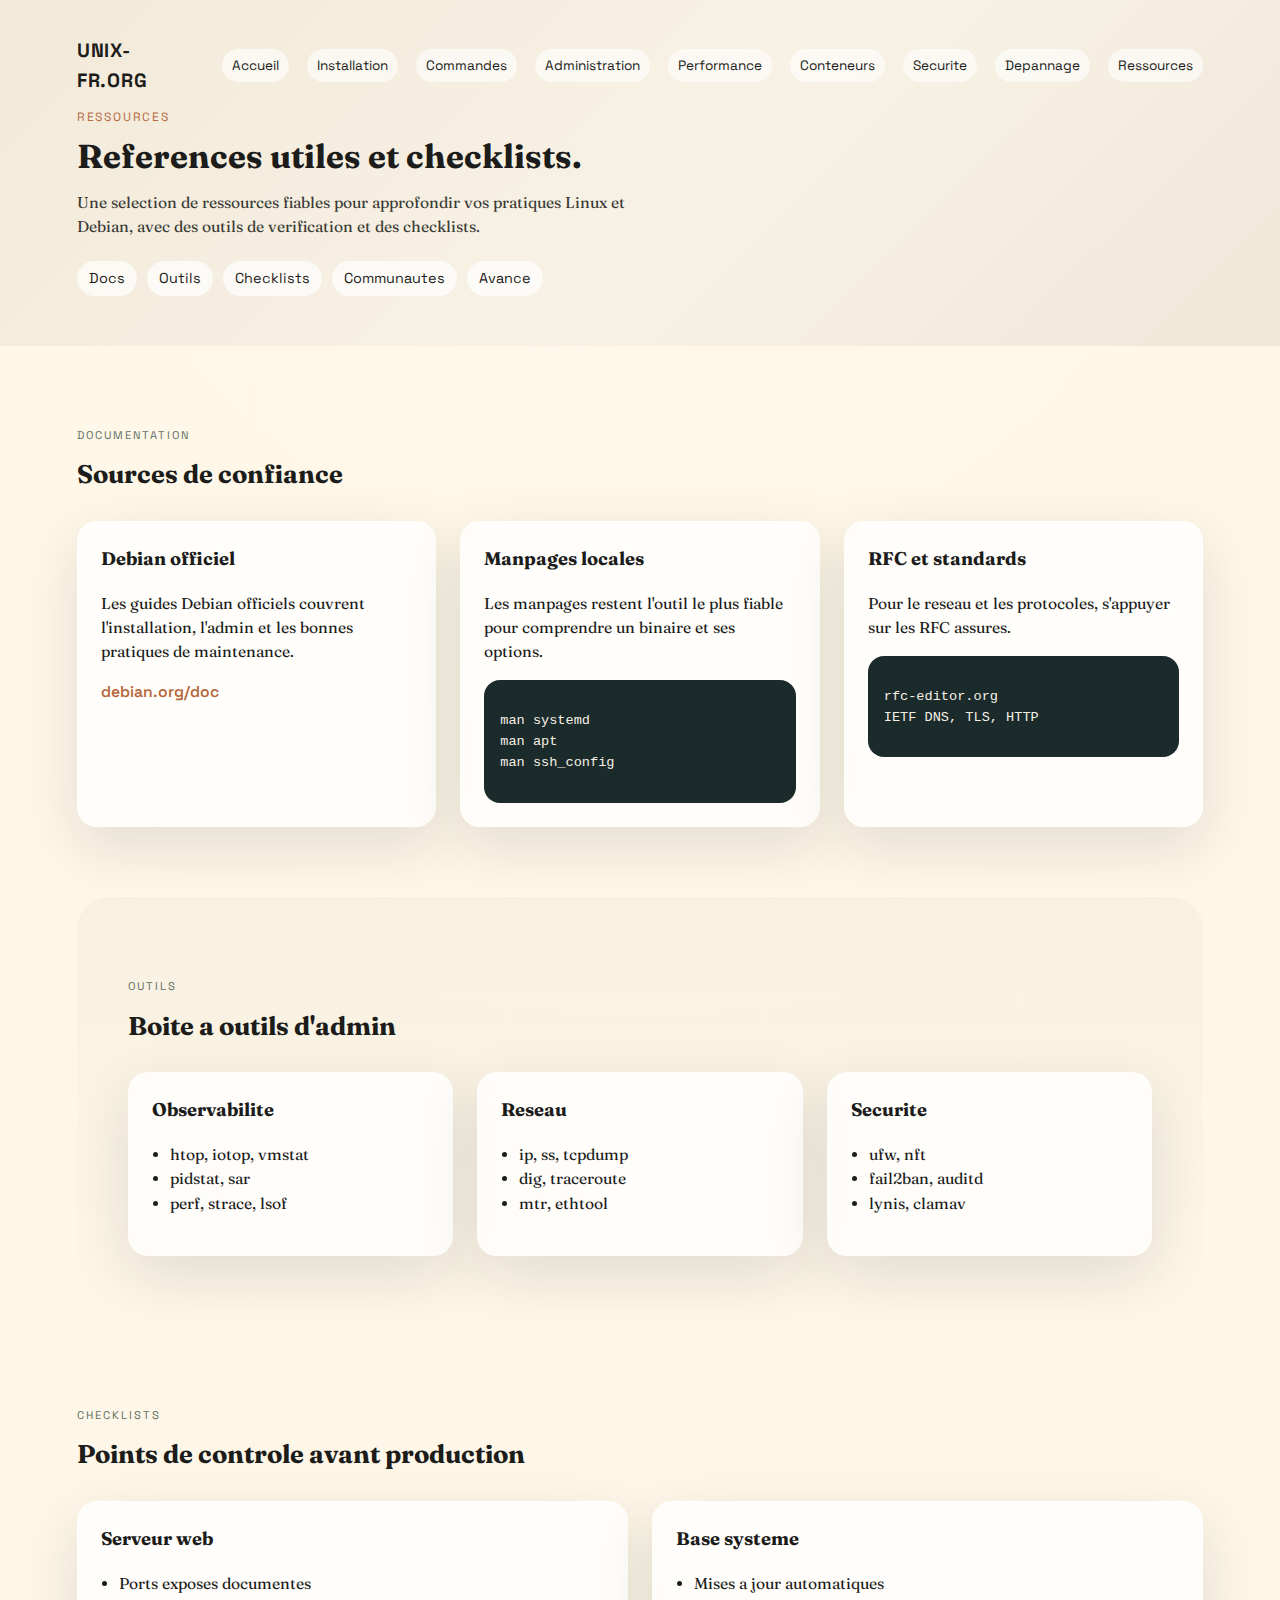
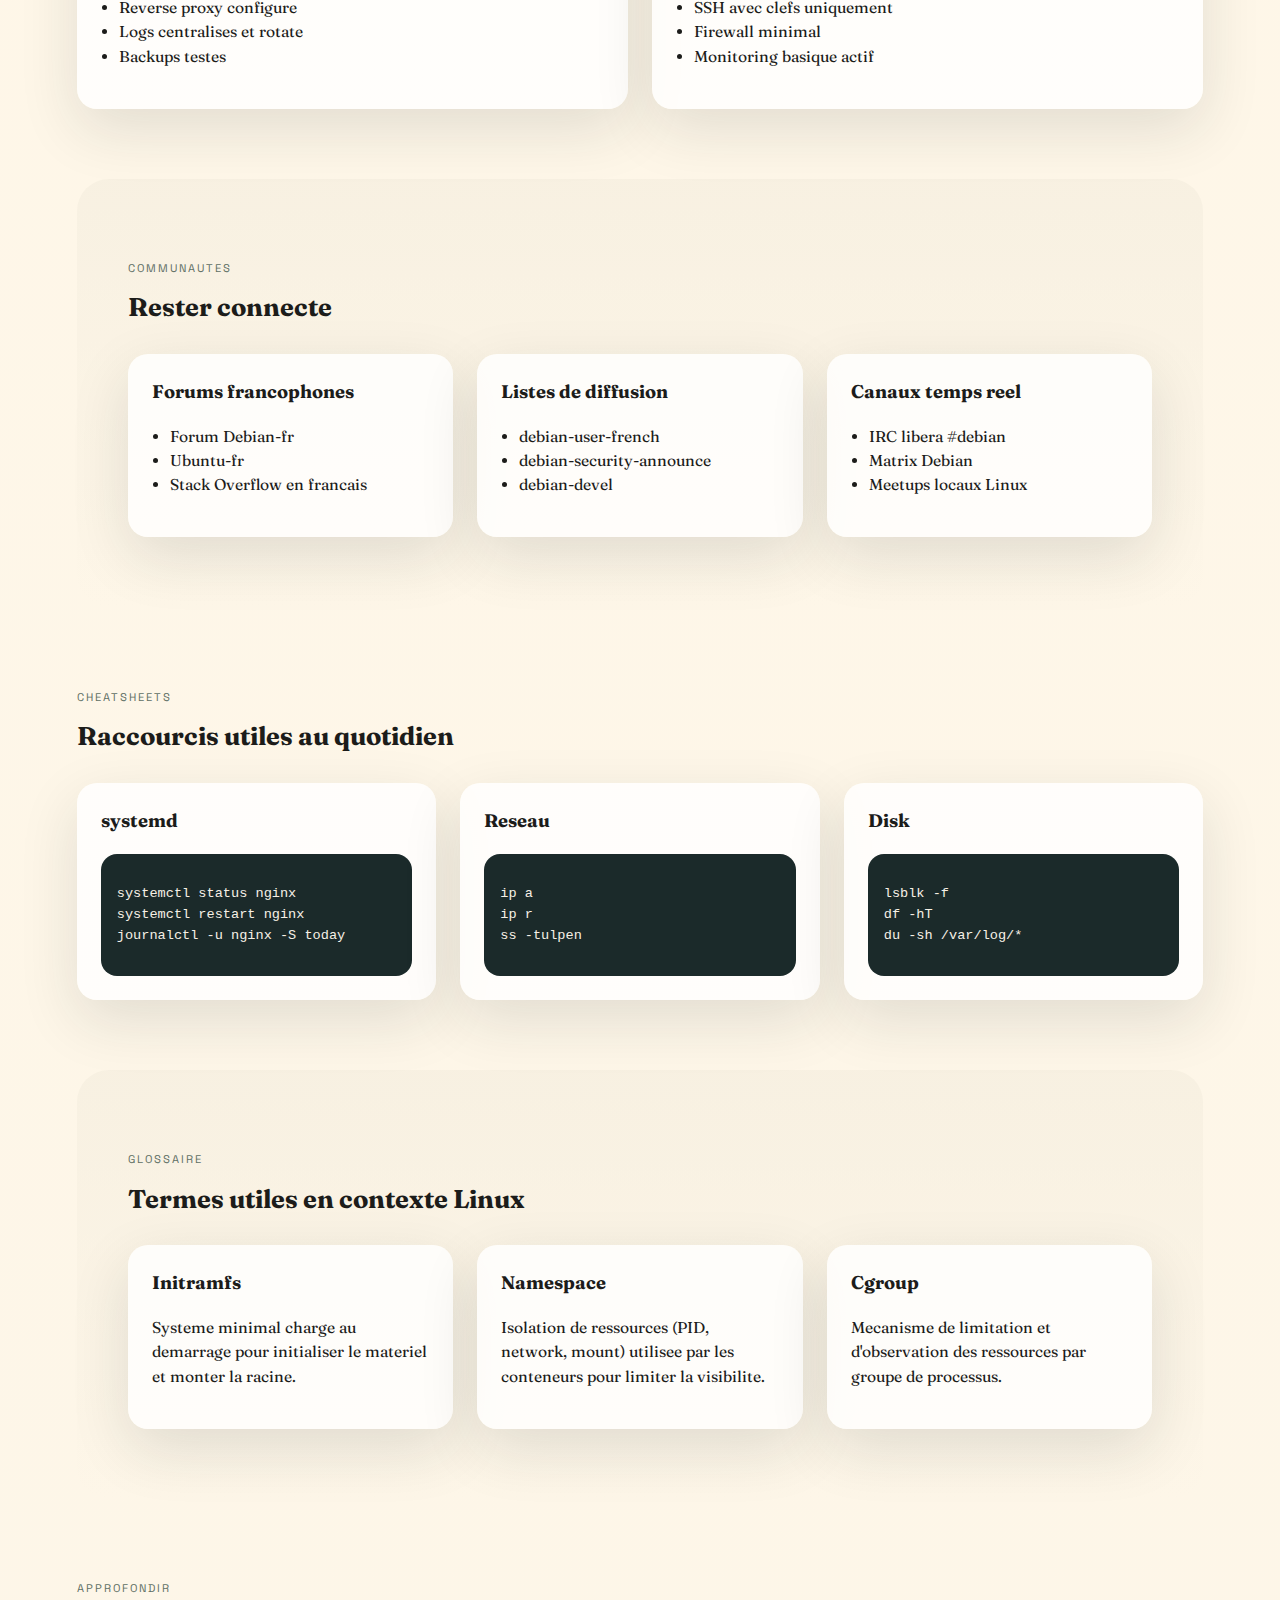
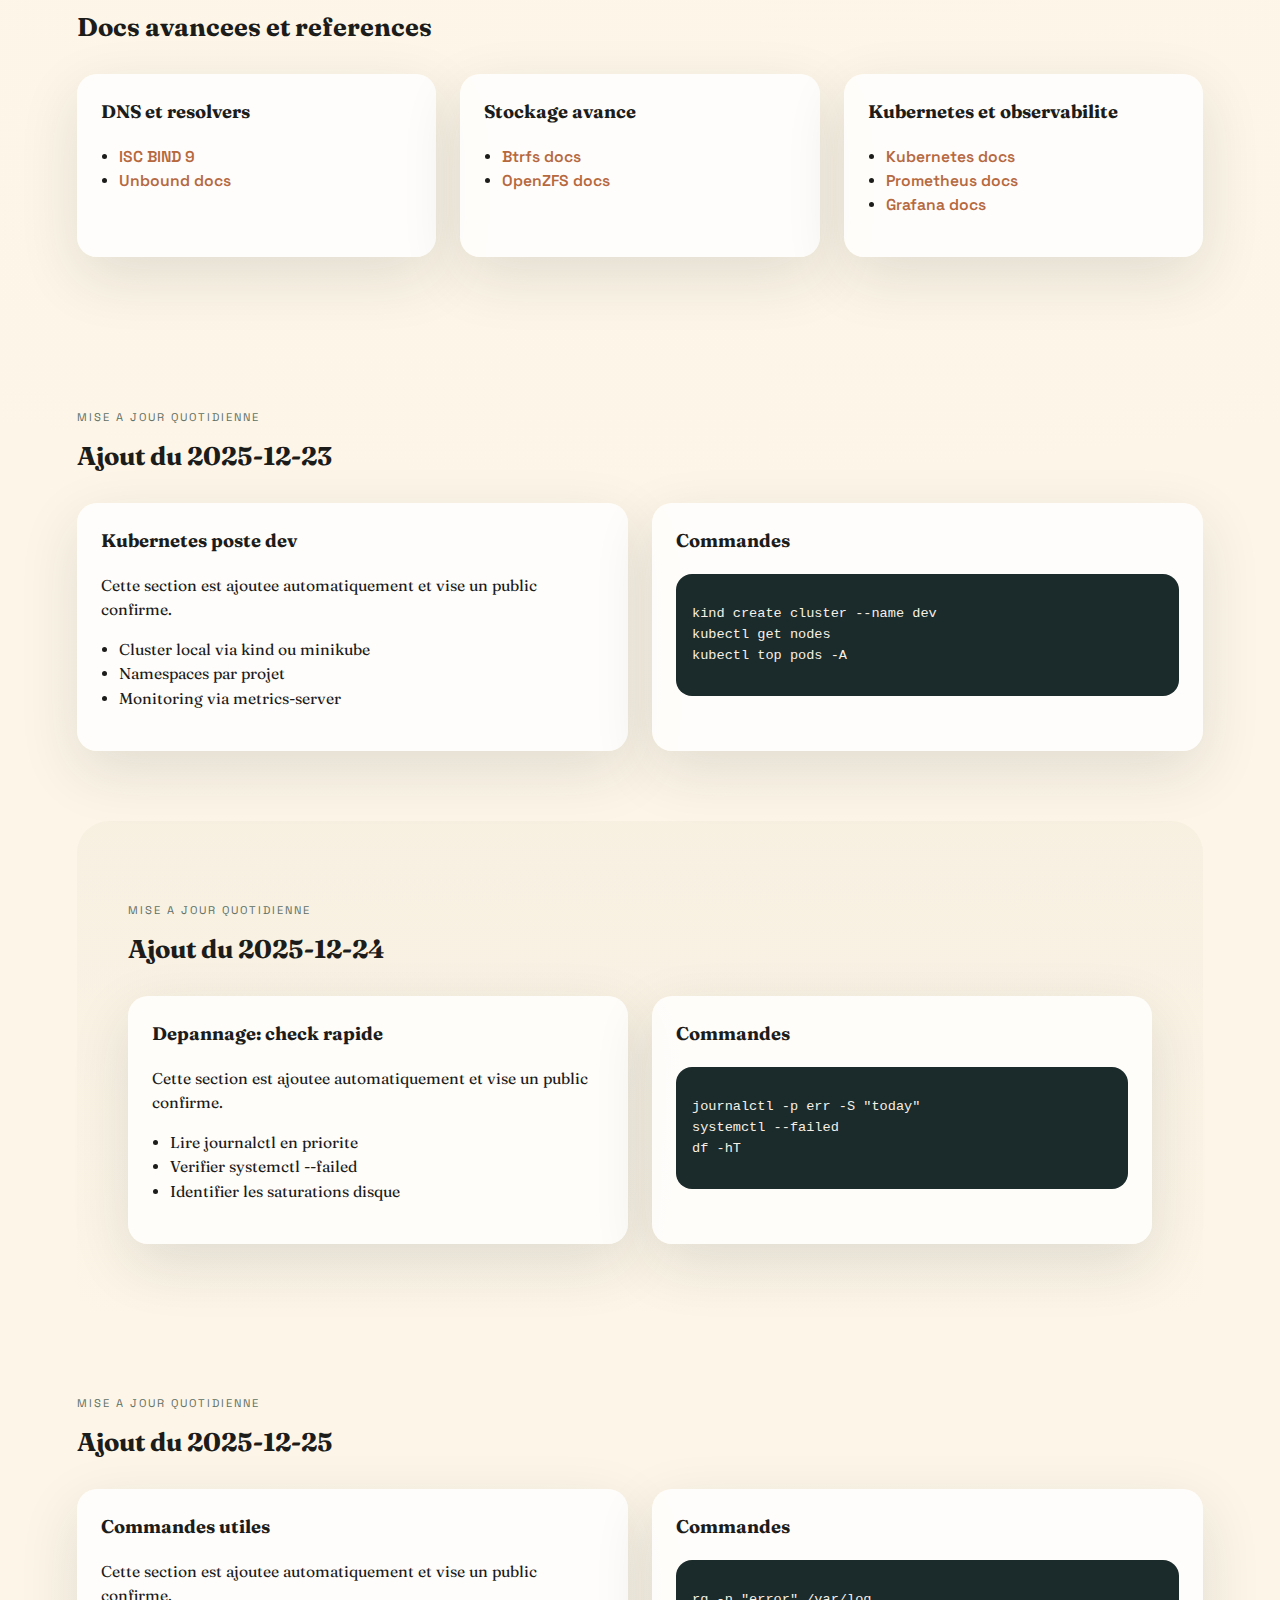
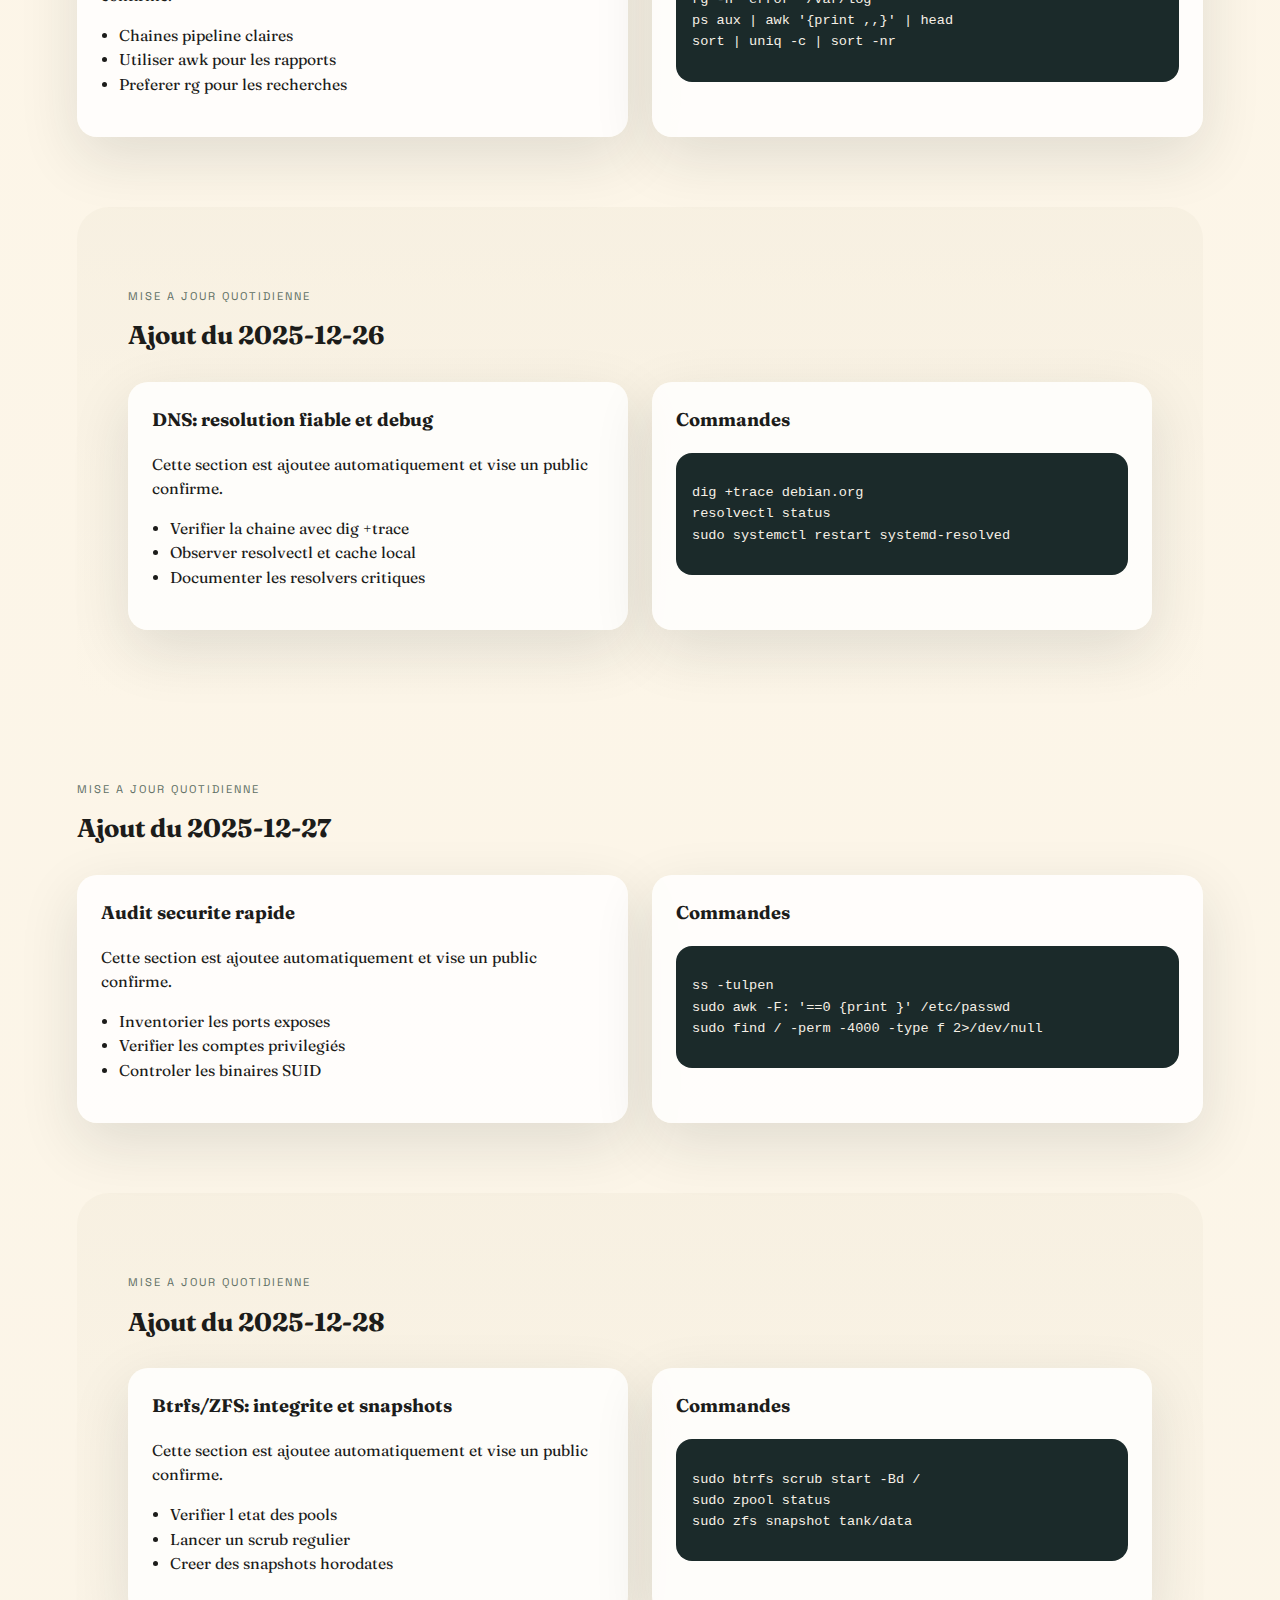
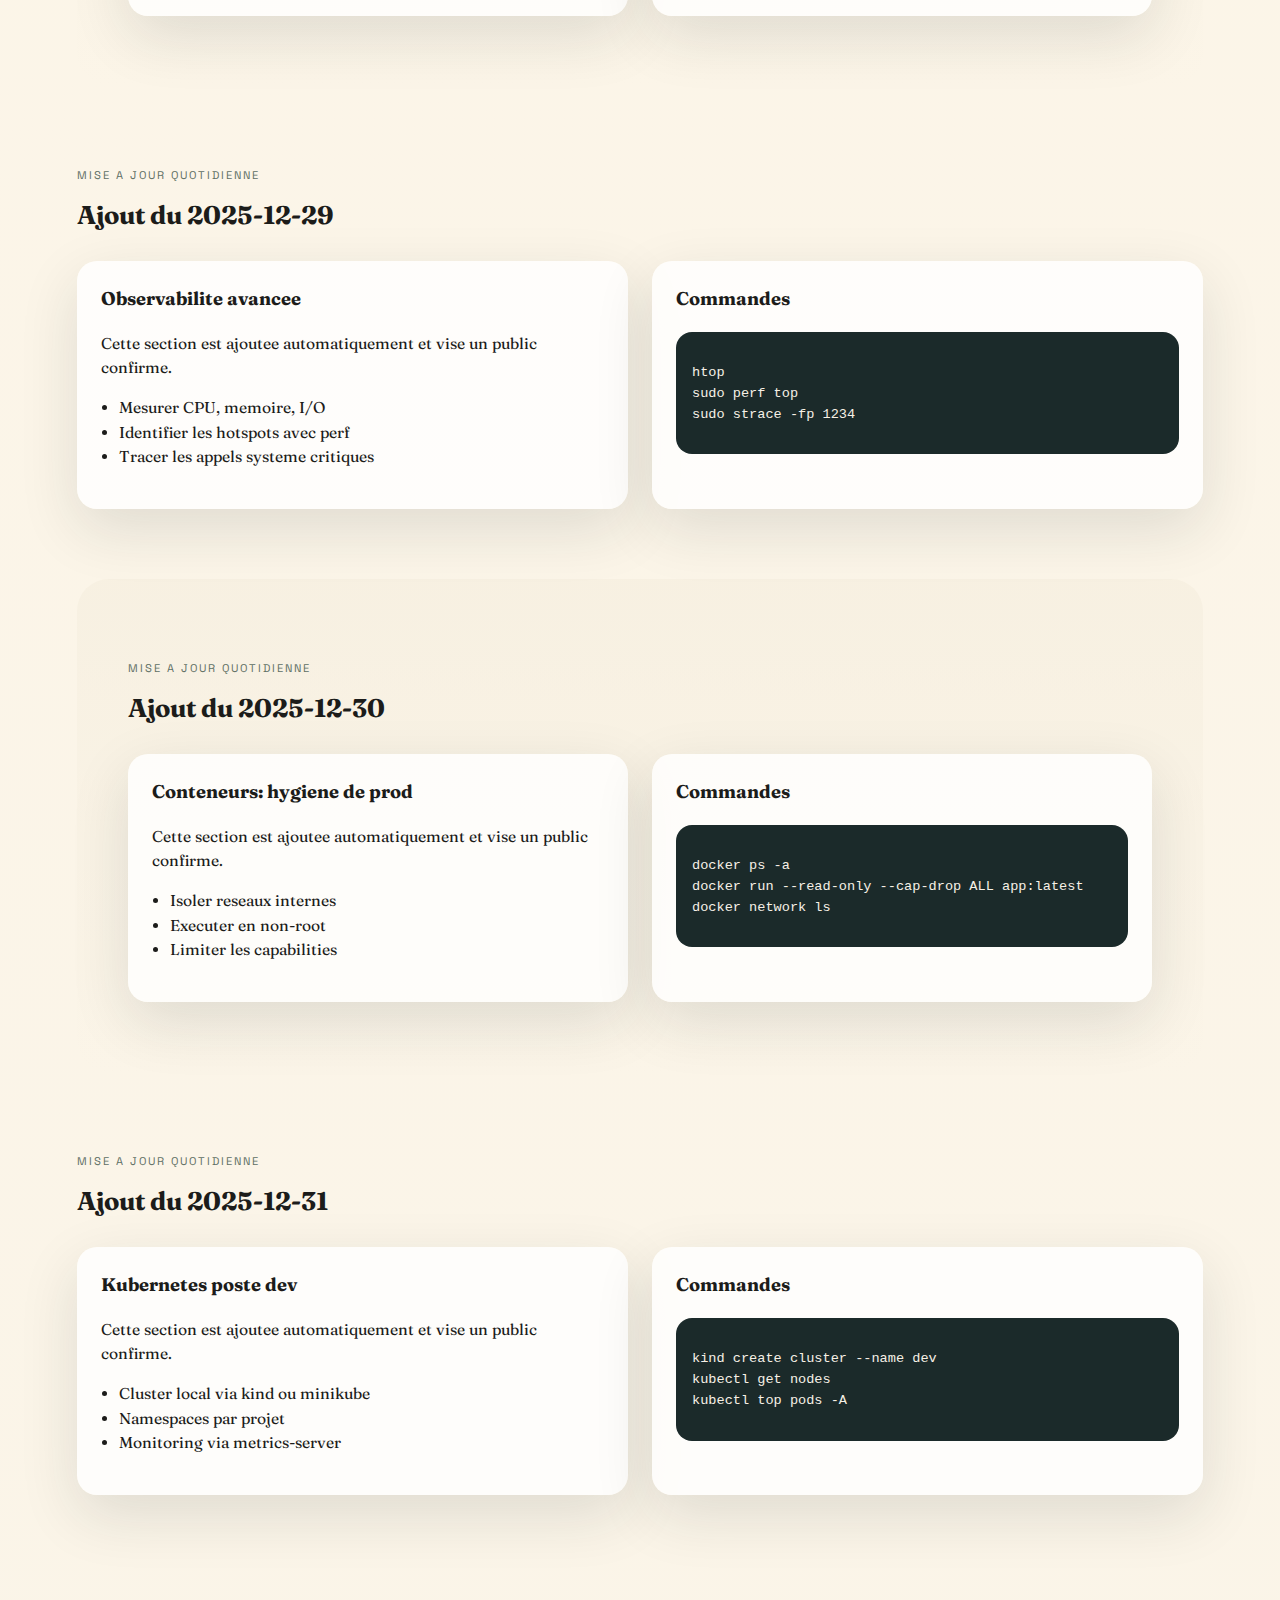
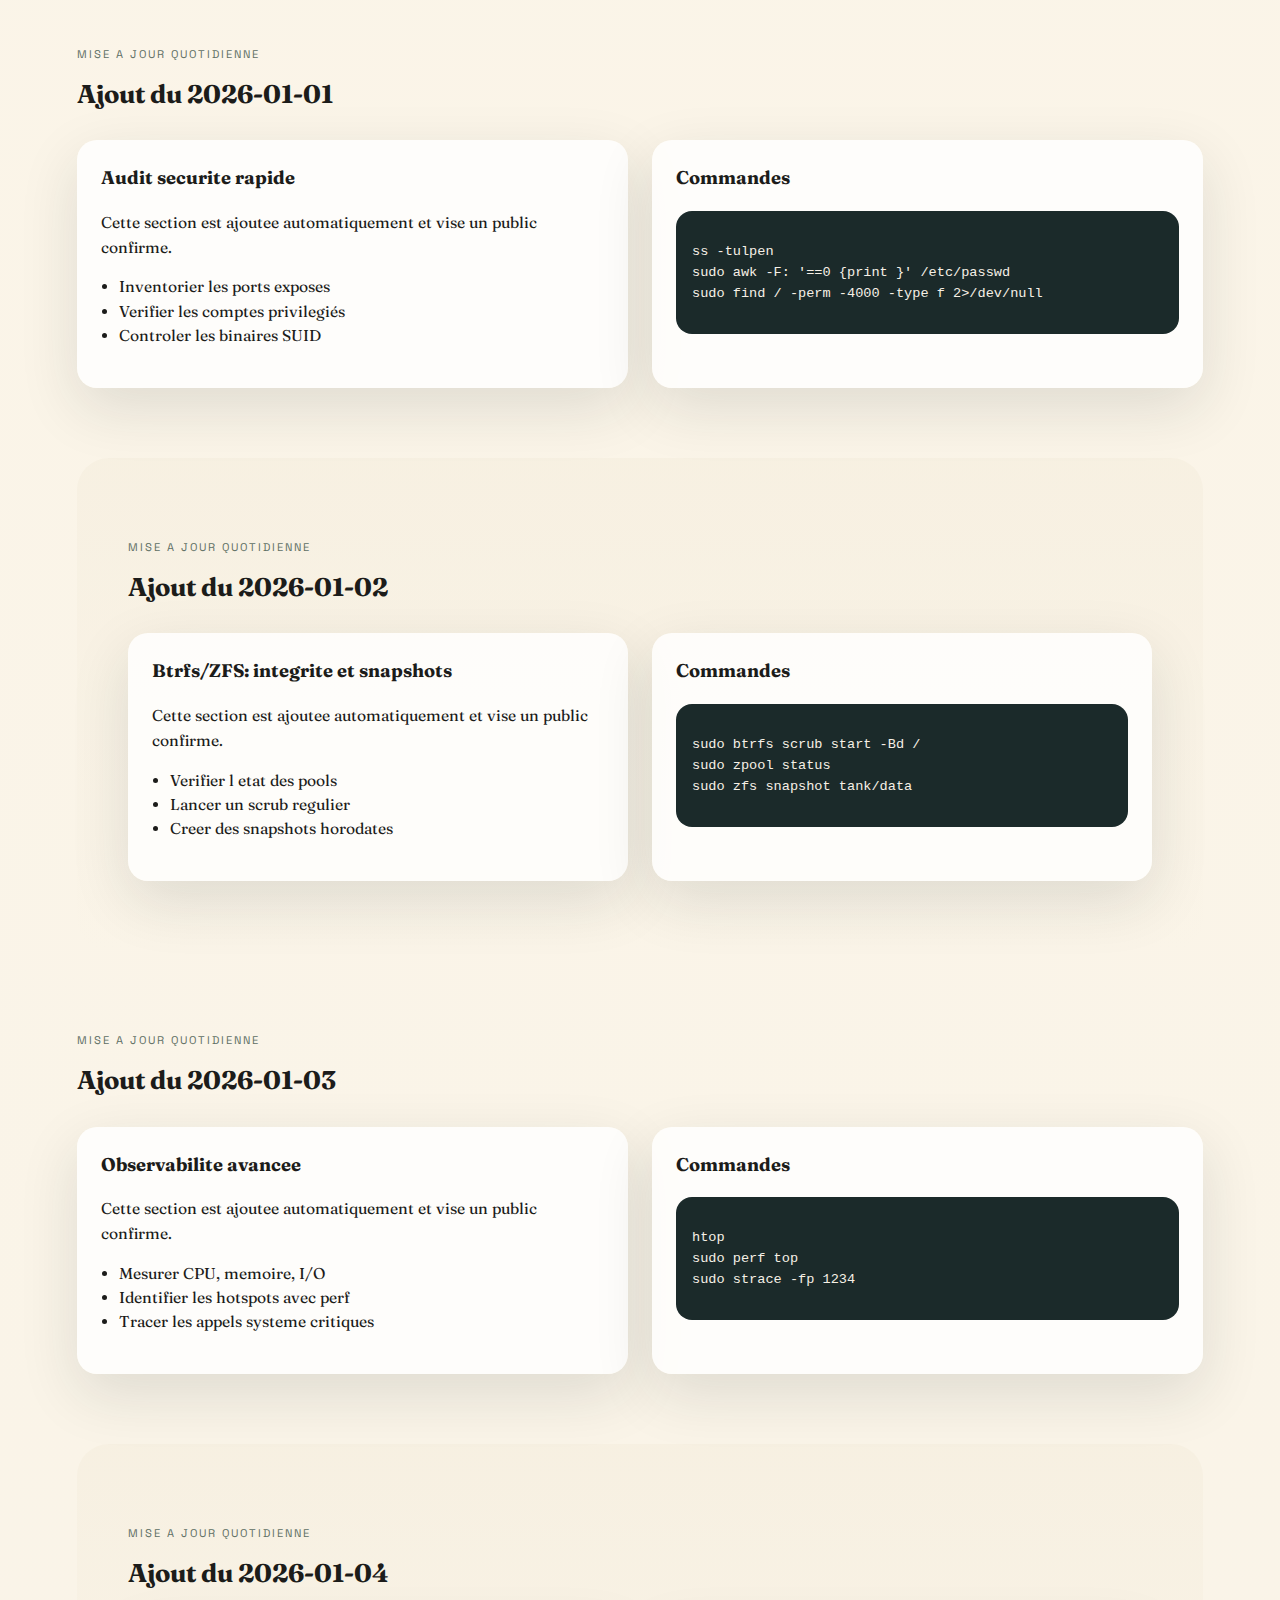
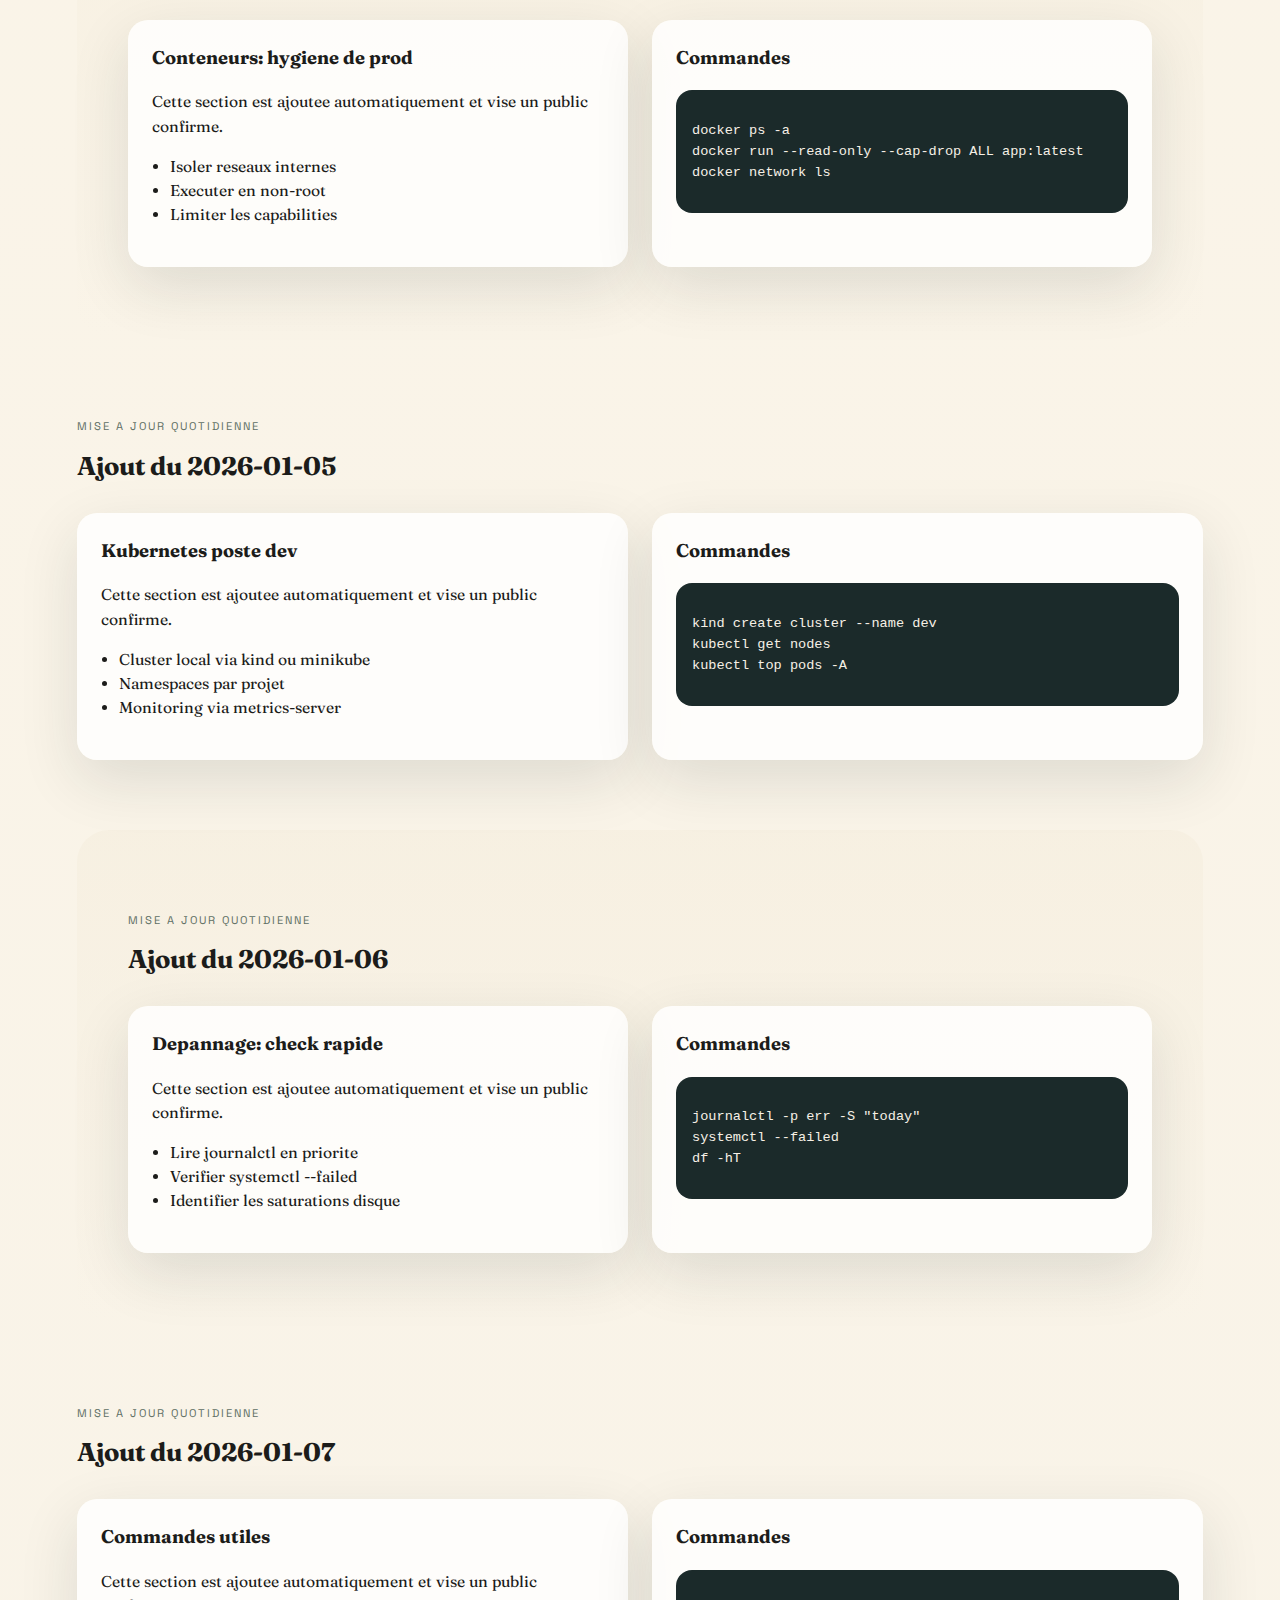
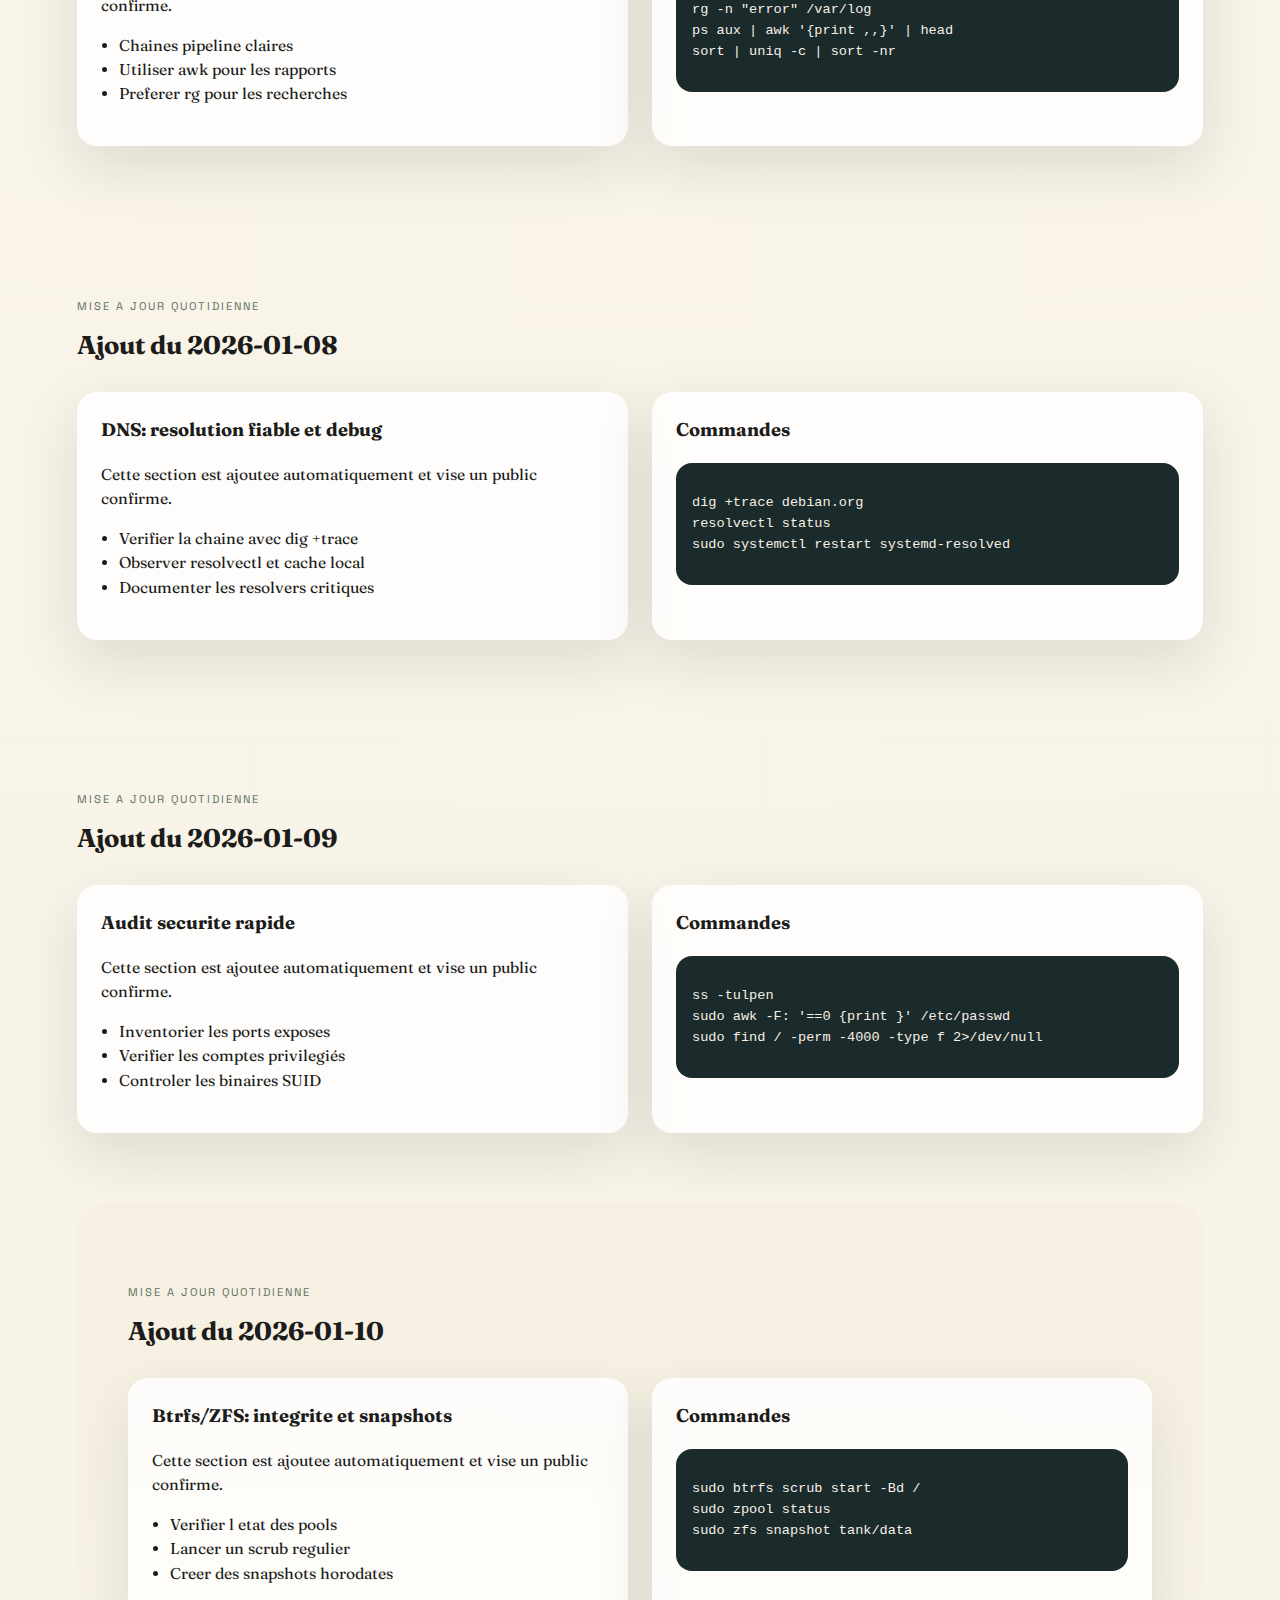
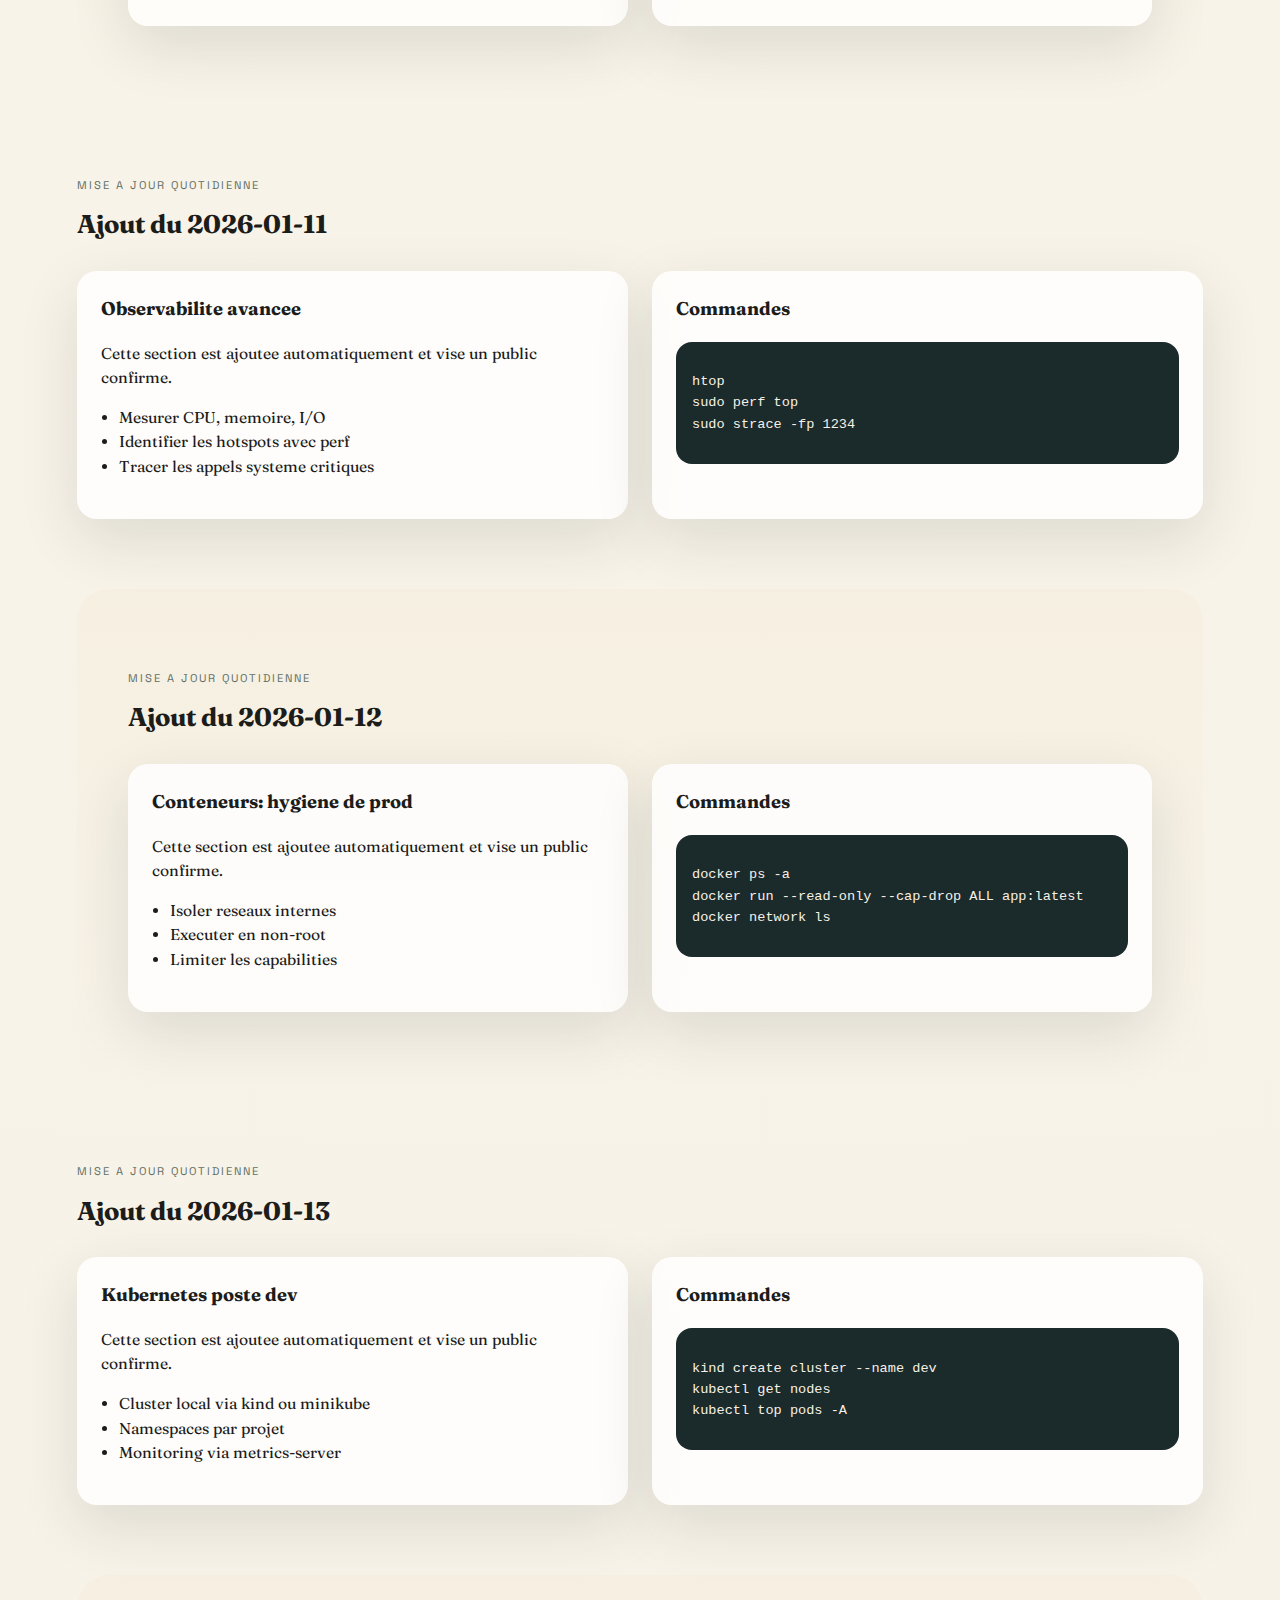
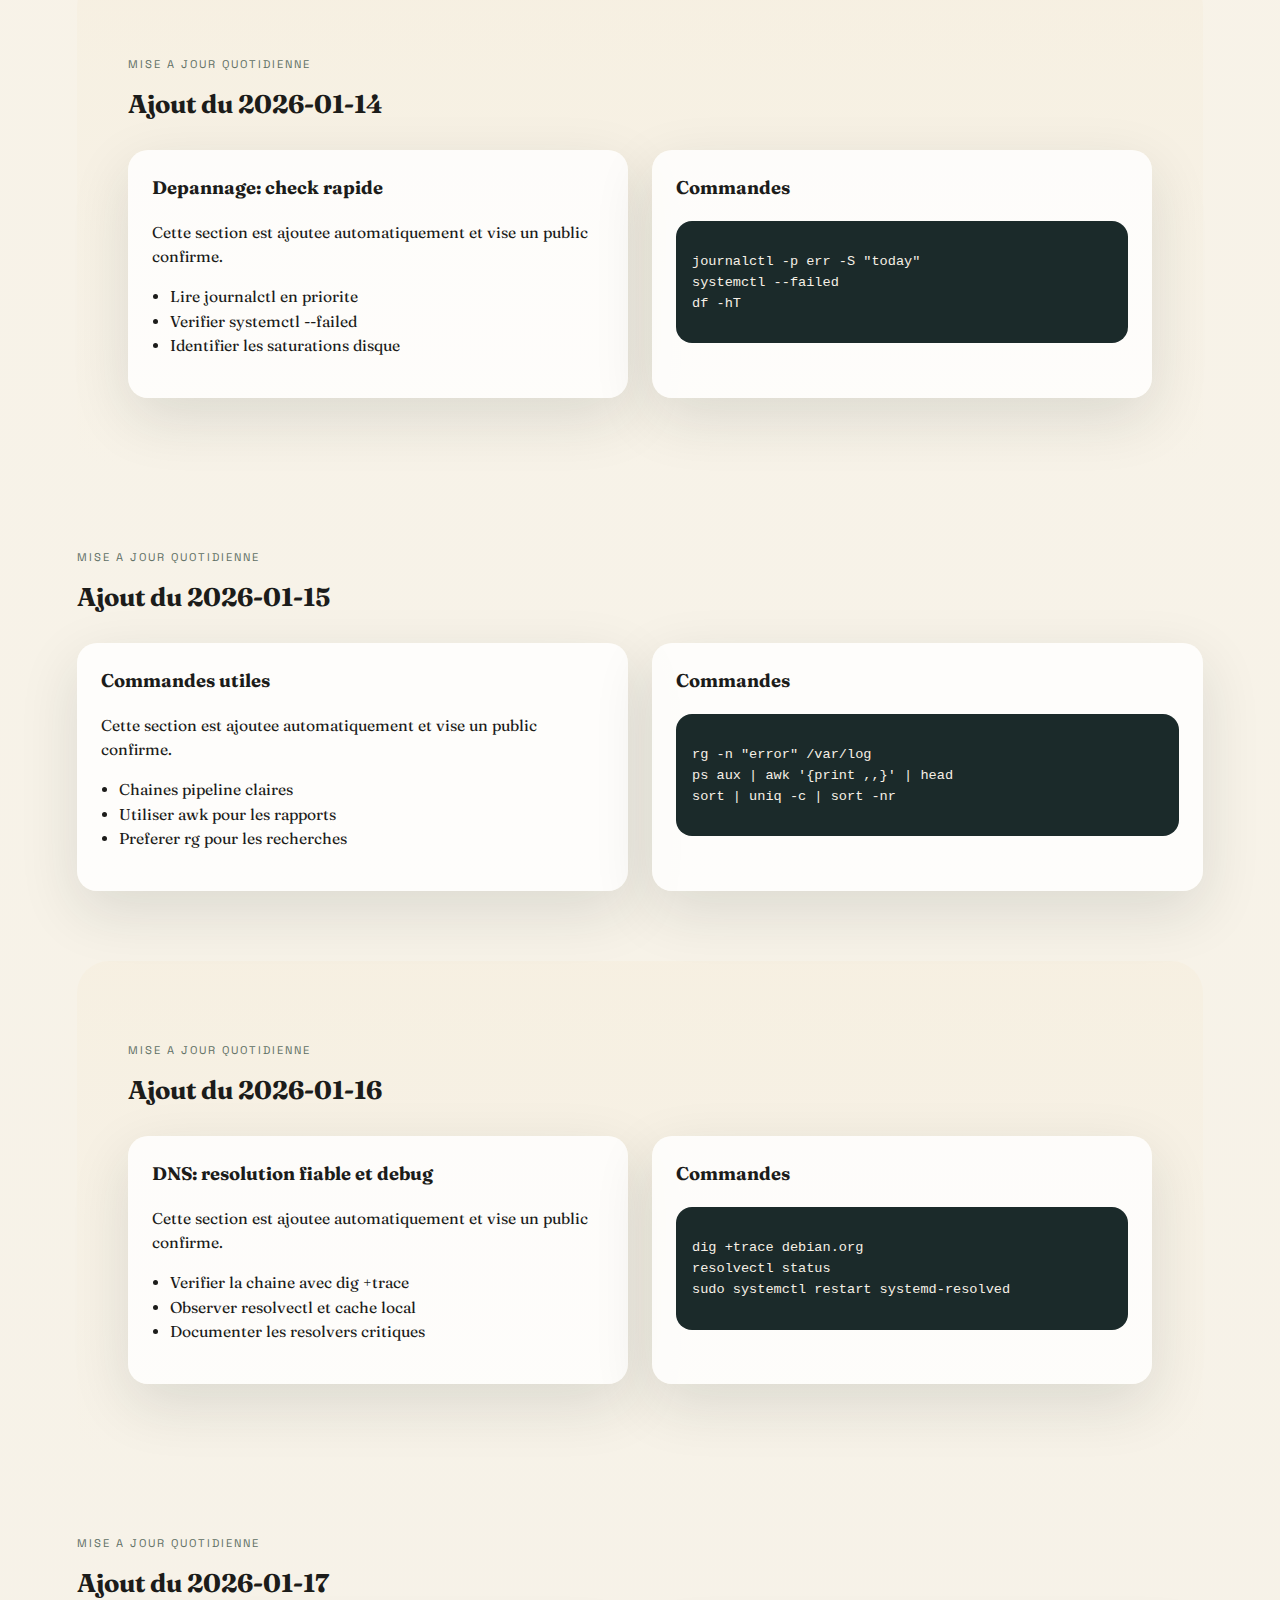
<file: ressources.html>
<!doctype html>
<html lang="fr">
  <head>
    <meta charset="utf-8" />
    <script src="redirect.js"></script>
    <meta name="viewport" content="width=device-width, initial-scale=1" />
    <title>unix-fr.org - Ressources Linux & Debian</title>
    <meta
      name="description"
      content="Ressources Linux et Debian : documentation, outils, checklists et references."
    />
    <meta name="robots" content="index,follow" />
    <link rel="canonical" href="https://www.unix-fr.org/ressources.html" />
    <meta name="theme-color" content="#0b1110" />
    <meta property="og:site_name" content="unix-fr.org" />
    <meta property="og:title" content="unix-fr.org - Ressources Linux & Debian" />
    <meta
      property="og:description"
      content="Ressources Linux et Debian : documentation, outils, checklists et references."
    />
    <meta property="og:type" content="website" />
    <meta property="og:url" content="https://www.unix-fr.org/ressources.html" />
    <meta property="og:locale" content="fr_FR" />
    <meta name="twitter:card" content="summary" />
    <meta name="twitter:title" content="unix-fr.org - Ressources Linux & Debian" />
    <meta
      name="twitter:description"
      content="Ressources Linux et Debian : documentation, outils, checklists et references."
    />
    <link rel="stylesheet" href="styles.css" />
  </head>
  <body>
    <header class="page-hero">
      <nav class="nav">
        <div class="logo">unix-fr.org</div>
        <div class="nav-links">
          <a href="index.html">Accueil</a>
          <a href="installation.html">Installation</a>
          <a href="commandes.html">Commandes</a>
          <a href="administration.html">Administration</a>
          <a href="performance.html">Performance</a>
          <a href="conteneurs.html">Conteneurs</a>
          <a href="securite.html">Securite</a>
          <a href="depannage.html">Depannage</a>
          <a href="ressources.html">Ressources</a>
        </div>
      </nav>
      <div class="hero-text">
        <p class="eyebrow">Ressources</p>
        <h1 class="page-title">References utiles et checklists.</h1>
        <p class="lead">
          Une selection de ressources fiables pour approfondir vos pratiques
          Linux et Debian, avec des outils de verification et des checklists.
        </p>
        <div class="subnav">
          <a href="#docs">Docs</a>
          <a href="#outils">Outils</a>
          <a href="#checklists">Checklists</a>
          <a href="#communautes">Communautes</a>
          <a href="#avance">Avance</a>
        </div>
      </div>
    </header>

    <main>
      <section id="docs" class="section">
        <div class="section-title">
          <p>Documentation</p>
          <h2>Sources de confiance</h2>
        </div>
        <div class="grid three">
          <article class="card">
            <h3>Debian officiel</h3>
            <p>
              Les guides Debian officiels couvrent l'installation, l'admin et
              les bonnes pratiques de maintenance.
            </p>
            <a class="text-link" href="https://www.debian.org/doc/">debian.org/doc</a>
          </article>
          <article class="card">
            <h3>Manpages locales</h3>
            <p>
              Les manpages restent l'outil le plus fiable pour comprendre un
              binaire et ses options.
            </p>
            <div class="code-block">
              <pre><code>man systemd
man apt
man ssh_config</code></pre>
            </div>
          </article>
          <article class="card">
            <h3>RFC et standards</h3>
            <p>
              Pour le reseau et les protocoles, s'appuyer sur les RFC assures.
            </p>
            <div class="code-block">
              <pre><code>rfc-editor.org
IETF DNS, TLS, HTTP</code></pre>
            </div>
          </article>
        </div>
      </section>

      <section id="outils" class="section alt">
        <div class="section-title">
          <p>Outils</p>
          <h2>Boite a outils d'admin</h2>
        </div>
        <div class="grid three">
          <article class="card">
            <h3>Observabilite</h3>
            <ul>
              <li>htop, iotop, vmstat</li>
              <li>pidstat, sar</li>
              <li>perf, strace, lsof</li>
            </ul>
          </article>
          <article class="card">
            <h3>Reseau</h3>
            <ul>
              <li>ip, ss, tcpdump</li>
              <li>dig, traceroute</li>
              <li>mtr, ethtool</li>
            </ul>
          </article>
          <article class="card">
            <h3>Securite</h3>
            <ul>
              <li>ufw, nft</li>
              <li>fail2ban, auditd</li>
              <li>lynis, clamav</li>
            </ul>
          </article>
        </div>
      </section>

      <section id="checklists" class="section">
        <div class="section-title">
          <p>Checklists</p>
          <h2>Points de controle avant production</h2>
        </div>
        <div class="grid two">
          <article class="card">
            <h3>Serveur web</h3>
            <ul>
              <li>Ports exposes documentes</li>
              <li>Reverse proxy configure</li>
              <li>Logs centralises et rotate</li>
              <li>Backups testes</li>
            </ul>
          </article>
          <article class="card">
            <h3>Base systeme</h3>
            <ul>
              <li>Mises a jour automatiques</li>
              <li>SSH avec clefs uniquement</li>
              <li>Firewall minimal</li>
              <li>Monitoring basique actif</li>
            </ul>
          </article>
        </div>
      </section>

      <section id="communautes" class="section alt">
        <div class="section-title">
          <p>Communautes</p>
          <h2>Rester connecte</h2>
        </div>
        <div class="grid three">
          <article class="card">
            <h3>Forums francophones</h3>
            <ul>
              <li>Forum Debian-fr</li>
              <li>Ubuntu-fr</li>
              <li>Stack Overflow en francais</li>
            </ul>
          </article>
          <article class="card">
            <h3>Listes de diffusion</h3>
            <ul>
              <li>debian-user-french</li>
              <li>debian-security-announce</li>
              <li>debian-devel</li>
            </ul>
          </article>
          <article class="card">
            <h3>Canaux temps reel</h3>
            <ul>
              <li>IRC libera #debian</li>
              <li>Matrix Debian</li>
              <li>Meetups locaux Linux</li>
            </ul>
          </article>
        </div>
      </section>

      <section id="cheatsheets" class="section">
        <div class="section-title">
          <p>Cheatsheets</p>
          <h2>Raccourcis utiles au quotidien</h2>
        </div>
        <div class="grid three">
          <article class="card">
            <h3>systemd</h3>
            <div class="code-block">
              <pre><code>systemctl status nginx
systemctl restart nginx
journalctl -u nginx -S today</code></pre>
            </div>
          </article>
          <article class="card">
            <h3>Reseau</h3>
            <div class="code-block">
              <pre><code>ip a
ip r
ss -tulpen</code></pre>
            </div>
          </article>
          <article class="card">
            <h3>Disk</h3>
            <div class="code-block">
              <pre><code>lsblk -f
df -hT
du -sh /var/log/*</code></pre>
            </div>
          </article>
        </div>
      </section>

      <section id="glossaire" class="section alt">
        <div class="section-title">
          <p>Glossaire</p>
          <h2>Termes utiles en contexte Linux</h2>
        </div>
        <div class="grid three">
          <article class="card">
            <h3>Initramfs</h3>
            <p>
              Systeme minimal charge au demarrage pour initialiser le materiel
              et monter la racine.
            </p>
          </article>
          <article class="card">
            <h3>Namespace</h3>
            <p>
              Isolation de ressources (PID, network, mount) utilisee par les
              conteneurs pour limiter la visibilite.
            </p>
          </article>
          <article class="card">
            <h3>Cgroup</h3>
            <p>
              Mecanisme de limitation et d'observation des ressources par groupe
              de processus.
            </p>
          </article>
        </div>
      </section>

      <section id="avance" class="section">
        <div class="section-title">
          <p>Approfondir</p>
          <h2>Docs avancees et references</h2>
        </div>
        <div class="grid three">
          <article class="card">
            <h3>DNS et resolvers</h3>
            <ul>
              <li><a class="text-link" href="https://www.isc.org/bind/">ISC BIND 9</a></li>
              <li><a class="text-link" href="https://unbound.docs.nlnetlabs.nl/">Unbound docs</a></li>
            </ul>
          </article>
          <article class="card">
            <h3>Stockage avance</h3>
            <ul>
              <li><a class="text-link" href="https://btrfs.readthedocs.io/">Btrfs docs</a></li>
              <li><a class="text-link" href="https://openzfs.github.io/openzfs-docs/">OpenZFS docs</a></li>
            </ul>
          </article>
          <article class="card">
            <h3>Kubernetes et observabilite</h3>
            <ul>
              <li><a class="text-link" href="https://kubernetes.io/docs/">Kubernetes docs</a></li>
              <li><a class="text-link" href="https://prometheus.io/docs/">Prometheus docs</a></li>
              <li><a class="text-link" href="https://grafana.com/docs/">Grafana docs</a></li>
            </ul>
          </article>
        </div>
      </section>
          <section id="auto-20251223-kubernetes" class="section">
        <div class="section-title">
          <p>Mise a jour quotidienne</p>
          <h2>Ajout du 2025-12-23</h2>
        </div>
        <div class="grid two">
          <article class="card">
            <h3>Kubernetes poste dev</h3>
            <p>
              Cette section est ajoutee automatiquement et vise un public confirme.
            </p>
            <ul>
              <li>Cluster local via kind ou minikube</li>
              <li>Namespaces par projet</li>
              <li>Monitoring via metrics-server</li>
            </ul>
          </article>
          <article class="card">
            <h3>Commandes</h3>
            <div class="code-block">
              <pre><code>kind create cluster --name dev
kubectl get nodes
kubectl top pods -A</code></pre>
            </div>
          </article>
        </div>
      </section>
          <section id="auto-20251224-depannage" class="section alt">
        <div class="section-title">
          <p>Mise a jour quotidienne</p>
          <h2>Ajout du 2025-12-24</h2>
        </div>
        <div class="grid two">
          <article class="card">
            <h3>Depannage: check rapide</h3>
            <p>
              Cette section est ajoutee automatiquement et vise un public confirme.
            </p>
            <ul>
              <li>Lire journalctl en priorite</li>
              <li>Verifier systemctl --failed</li>
              <li>Identifier les saturations disque</li>
            </ul>
          </article>
          <article class="card">
            <h3>Commandes</h3>
            <div class="code-block">
              <pre><code>journalctl -p err -S "today"
systemctl --failed
df -hT</code></pre>
            </div>
          </article>
        </div>
      </section>
          <section id="auto-20251225-commandes" class="section">
        <div class="section-title">
          <p>Mise a jour quotidienne</p>
          <h2>Ajout du 2025-12-25</h2>
        </div>
        <div class="grid two">
          <article class="card">
            <h3>Commandes utiles</h3>
            <p>
              Cette section est ajoutee automatiquement et vise un public confirme.
            </p>
            <ul>
              <li>Chaines pipeline claires</li>
              <li>Utiliser awk pour les rapports</li>
              <li>Preferer rg pour les recherches</li>
            </ul>
          </article>
          <article class="card">
            <h3>Commandes</h3>
            <div class="code-block">
              <pre><code>rg -n "error" /var/log
ps aux | awk '{print ,,}' | head
sort | uniq -c | sort -nr</code></pre>
            </div>
          </article>
        </div>
      </section>
          <section id="auto-20251226-dns" class="section alt">
        <div class="section-title">
          <p>Mise a jour quotidienne</p>
          <h2>Ajout du 2025-12-26</h2>
        </div>
        <div class="grid two">
          <article class="card">
            <h3>DNS: resolution fiable et debug</h3>
            <p>
              Cette section est ajoutee automatiquement et vise un public confirme.
            </p>
            <ul>
              <li>Verifier la chaine avec dig +trace</li>
              <li>Observer resolvectl et cache local</li>
              <li>Documenter les resolvers critiques</li>
            </ul>
          </article>
          <article class="card">
            <h3>Commandes</h3>
            <div class="code-block">
              <pre><code>dig +trace debian.org
resolvectl status
sudo systemctl restart systemd-resolved</code></pre>
            </div>
          </article>
        </div>
      </section>
          <section id="auto-20251227-securite" class="section">
        <div class="section-title">
          <p>Mise a jour quotidienne</p>
          <h2>Ajout du 2025-12-27</h2>
        </div>
        <div class="grid two">
          <article class="card">
            <h3>Audit securite rapide</h3>
            <p>
              Cette section est ajoutee automatiquement et vise un public confirme.
            </p>
            <ul>
              <li>Inventorier les ports exposes</li>
              <li>Verifier les comptes privilegiés</li>
              <li>Controler les binaires SUID</li>
            </ul>
          </article>
          <article class="card">
            <h3>Commandes</h3>
            <div class="code-block">
              <pre><code>ss -tulpen
sudo awk -F: '==0 {print }' /etc/passwd
sudo find / -perm -4000 -type f 2>/dev/null</code></pre>
            </div>
          </article>
        </div>
      </section>
          <section id="auto-20251228-stockage" class="section alt">
        <div class="section-title">
          <p>Mise a jour quotidienne</p>
          <h2>Ajout du 2025-12-28</h2>
        </div>
        <div class="grid two">
          <article class="card">
            <h3>Btrfs/ZFS: integrite et snapshots</h3>
            <p>
              Cette section est ajoutee automatiquement et vise un public confirme.
            </p>
            <ul>
              <li>Verifier l etat des pools</li>
              <li>Lancer un scrub regulier</li>
              <li>Creer des snapshots horodates</li>
            </ul>
          </article>
          <article class="card">
            <h3>Commandes</h3>
            <div class="code-block">
              <pre><code>sudo btrfs scrub start -Bd /
sudo zpool status
sudo zfs snapshot tank/data</code></pre>
            </div>
          </article>
        </div>
      </section>
          <section id="auto-20251229-performance" class="section">
        <div class="section-title">
          <p>Mise a jour quotidienne</p>
          <h2>Ajout du 2025-12-29</h2>
        </div>
        <div class="grid two">
          <article class="card">
            <h3>Observabilite avancee</h3>
            <p>
              Cette section est ajoutee automatiquement et vise un public confirme.
            </p>
            <ul>
              <li>Mesurer CPU, memoire, I/O</li>
              <li>Identifier les hotspots avec perf</li>
              <li>Tracer les appels systeme critiques</li>
            </ul>
          </article>
          <article class="card">
            <h3>Commandes</h3>
            <div class="code-block">
              <pre><code>htop
sudo perf top
sudo strace -fp 1234</code></pre>
            </div>
          </article>
        </div>
      </section>
          <section id="auto-20251230-conteneurs" class="section alt">
        <div class="section-title">
          <p>Mise a jour quotidienne</p>
          <h2>Ajout du 2025-12-30</h2>
        </div>
        <div class="grid two">
          <article class="card">
            <h3>Conteneurs: hygiene de prod</h3>
            <p>
              Cette section est ajoutee automatiquement et vise un public confirme.
            </p>
            <ul>
              <li>Isoler reseaux internes</li>
              <li>Executer en non-root</li>
              <li>Limiter les capabilities</li>
            </ul>
          </article>
          <article class="card">
            <h3>Commandes</h3>
            <div class="code-block">
              <pre><code>docker ps -a
docker run --read-only --cap-drop ALL app:latest
docker network ls</code></pre>
            </div>
          </article>
        </div>
      </section>
          <section id="auto-20251231-kubernetes" class="section">
        <div class="section-title">
          <p>Mise a jour quotidienne</p>
          <h2>Ajout du 2025-12-31</h2>
        </div>
        <div class="grid two">
          <article class="card">
            <h3>Kubernetes poste dev</h3>
            <p>
              Cette section est ajoutee automatiquement et vise un public confirme.
            </p>
            <ul>
              <li>Cluster local via kind ou minikube</li>
              <li>Namespaces par projet</li>
              <li>Monitoring via metrics-server</li>
            </ul>
          </article>
          <article class="card">
            <h3>Commandes</h3>
            <div class="code-block">
              <pre><code>kind create cluster --name dev
kubectl get nodes
kubectl top pods -A</code></pre>
            </div>
          </article>
        </div>
      </section>
          <section id="auto-20260101-securite" class="section">
        <div class="section-title">
          <p>Mise a jour quotidienne</p>
          <h2>Ajout du 2026-01-01</h2>
        </div>
        <div class="grid two">
          <article class="card">
            <h3>Audit securite rapide</h3>
            <p>
              Cette section est ajoutee automatiquement et vise un public confirme.
            </p>
            <ul>
              <li>Inventorier les ports exposes</li>
              <li>Verifier les comptes privilegiés</li>
              <li>Controler les binaires SUID</li>
            </ul>
          </article>
          <article class="card">
            <h3>Commandes</h3>
            <div class="code-block">
              <pre><code>ss -tulpen
sudo awk -F: '==0 {print }' /etc/passwd
sudo find / -perm -4000 -type f 2>/dev/null</code></pre>
            </div>
          </article>
        </div>
      </section>
          <section id="auto-20260102-stockage" class="section alt">
        <div class="section-title">
          <p>Mise a jour quotidienne</p>
          <h2>Ajout du 2026-01-02</h2>
        </div>
        <div class="grid two">
          <article class="card">
            <h3>Btrfs/ZFS: integrite et snapshots</h3>
            <p>
              Cette section est ajoutee automatiquement et vise un public confirme.
            </p>
            <ul>
              <li>Verifier l etat des pools</li>
              <li>Lancer un scrub regulier</li>
              <li>Creer des snapshots horodates</li>
            </ul>
          </article>
          <article class="card">
            <h3>Commandes</h3>
            <div class="code-block">
              <pre><code>sudo btrfs scrub start -Bd /
sudo zpool status
sudo zfs snapshot tank/data</code></pre>
            </div>
          </article>
        </div>
      </section>
          <section id="auto-20260103-performance" class="section">
        <div class="section-title">
          <p>Mise a jour quotidienne</p>
          <h2>Ajout du 2026-01-03</h2>
        </div>
        <div class="grid two">
          <article class="card">
            <h3>Observabilite avancee</h3>
            <p>
              Cette section est ajoutee automatiquement et vise un public confirme.
            </p>
            <ul>
              <li>Mesurer CPU, memoire, I/O</li>
              <li>Identifier les hotspots avec perf</li>
              <li>Tracer les appels systeme critiques</li>
            </ul>
          </article>
          <article class="card">
            <h3>Commandes</h3>
            <div class="code-block">
              <pre><code>htop
sudo perf top
sudo strace -fp 1234</code></pre>
            </div>
          </article>
        </div>
      </section>
          <section id="auto-20260104-conteneurs" class="section alt">
        <div class="section-title">
          <p>Mise a jour quotidienne</p>
          <h2>Ajout du 2026-01-04</h2>
        </div>
        <div class="grid two">
          <article class="card">
            <h3>Conteneurs: hygiene de prod</h3>
            <p>
              Cette section est ajoutee automatiquement et vise un public confirme.
            </p>
            <ul>
              <li>Isoler reseaux internes</li>
              <li>Executer en non-root</li>
              <li>Limiter les capabilities</li>
            </ul>
          </article>
          <article class="card">
            <h3>Commandes</h3>
            <div class="code-block">
              <pre><code>docker ps -a
docker run --read-only --cap-drop ALL app:latest
docker network ls</code></pre>
            </div>
          </article>
        </div>
      </section>
          <section id="auto-20260105-kubernetes" class="section">
        <div class="section-title">
          <p>Mise a jour quotidienne</p>
          <h2>Ajout du 2026-01-05</h2>
        </div>
        <div class="grid two">
          <article class="card">
            <h3>Kubernetes poste dev</h3>
            <p>
              Cette section est ajoutee automatiquement et vise un public confirme.
            </p>
            <ul>
              <li>Cluster local via kind ou minikube</li>
              <li>Namespaces par projet</li>
              <li>Monitoring via metrics-server</li>
            </ul>
          </article>
          <article class="card">
            <h3>Commandes</h3>
            <div class="code-block">
              <pre><code>kind create cluster --name dev
kubectl get nodes
kubectl top pods -A</code></pre>
            </div>
          </article>
        </div>
      </section>
          <section id="auto-20260106-depannage" class="section alt">
        <div class="section-title">
          <p>Mise a jour quotidienne</p>
          <h2>Ajout du 2026-01-06</h2>
        </div>
        <div class="grid two">
          <article class="card">
            <h3>Depannage: check rapide</h3>
            <p>
              Cette section est ajoutee automatiquement et vise un public confirme.
            </p>
            <ul>
              <li>Lire journalctl en priorite</li>
              <li>Verifier systemctl --failed</li>
              <li>Identifier les saturations disque</li>
            </ul>
          </article>
          <article class="card">
            <h3>Commandes</h3>
            <div class="code-block">
              <pre><code>journalctl -p err -S "today"
systemctl --failed
df -hT</code></pre>
            </div>
          </article>
        </div>
      </section>
          <section id="auto-20260107-commandes" class="section">
        <div class="section-title">
          <p>Mise a jour quotidienne</p>
          <h2>Ajout du 2026-01-07</h2>
        </div>
        <div class="grid two">
          <article class="card">
            <h3>Commandes utiles</h3>
            <p>
              Cette section est ajoutee automatiquement et vise un public confirme.
            </p>
            <ul>
              <li>Chaines pipeline claires</li>
              <li>Utiliser awk pour les rapports</li>
              <li>Preferer rg pour les recherches</li>
            </ul>
          </article>
          <article class="card">
            <h3>Commandes</h3>
            <div class="code-block">
              <pre><code>rg -n "error" /var/log
ps aux | awk '{print ,,}' | head
sort | uniq -c | sort -nr</code></pre>
            </div>
          </article>
        </div>
      </section>
          <section id="auto-20260108-dns" class="section">
        <div class="section-title">
          <p>Mise a jour quotidienne</p>
          <h2>Ajout du 2026-01-08</h2>
        </div>
        <div class="grid two">
          <article class="card">
            <h3>DNS: resolution fiable et debug</h3>
            <p>
              Cette section est ajoutee automatiquement et vise un public confirme.
            </p>
            <ul>
              <li>Verifier la chaine avec dig +trace</li>
              <li>Observer resolvectl et cache local</li>
              <li>Documenter les resolvers critiques</li>
            </ul>
          </article>
          <article class="card">
            <h3>Commandes</h3>
            <div class="code-block">
              <pre><code>dig +trace debian.org
resolvectl status
sudo systemctl restart systemd-resolved</code></pre>
            </div>
          </article>
        </div>
      </section>
          <section id="auto-20260109-securite" class="section">
        <div class="section-title">
          <p>Mise a jour quotidienne</p>
          <h2>Ajout du 2026-01-09</h2>
        </div>
        <div class="grid two">
          <article class="card">
            <h3>Audit securite rapide</h3>
            <p>
              Cette section est ajoutee automatiquement et vise un public confirme.
            </p>
            <ul>
              <li>Inventorier les ports exposes</li>
              <li>Verifier les comptes privilegiés</li>
              <li>Controler les binaires SUID</li>
            </ul>
          </article>
          <article class="card">
            <h3>Commandes</h3>
            <div class="code-block">
              <pre><code>ss -tulpen
sudo awk -F: '==0 {print }' /etc/passwd
sudo find / -perm -4000 -type f 2>/dev/null</code></pre>
            </div>
          </article>
        </div>
      </section>
          <section id="auto-20260110-stockage" class="section alt">
        <div class="section-title">
          <p>Mise a jour quotidienne</p>
          <h2>Ajout du 2026-01-10</h2>
        </div>
        <div class="grid two">
          <article class="card">
            <h3>Btrfs/ZFS: integrite et snapshots</h3>
            <p>
              Cette section est ajoutee automatiquement et vise un public confirme.
            </p>
            <ul>
              <li>Verifier l etat des pools</li>
              <li>Lancer un scrub regulier</li>
              <li>Creer des snapshots horodates</li>
            </ul>
          </article>
          <article class="card">
            <h3>Commandes</h3>
            <div class="code-block">
              <pre><code>sudo btrfs scrub start -Bd /
sudo zpool status
sudo zfs snapshot tank/data</code></pre>
            </div>
          </article>
        </div>
      </section>
          <section id="auto-20260111-performance" class="section">
        <div class="section-title">
          <p>Mise a jour quotidienne</p>
          <h2>Ajout du 2026-01-11</h2>
        </div>
        <div class="grid two">
          <article class="card">
            <h3>Observabilite avancee</h3>
            <p>
              Cette section est ajoutee automatiquement et vise un public confirme.
            </p>
            <ul>
              <li>Mesurer CPU, memoire, I/O</li>
              <li>Identifier les hotspots avec perf</li>
              <li>Tracer les appels systeme critiques</li>
            </ul>
          </article>
          <article class="card">
            <h3>Commandes</h3>
            <div class="code-block">
              <pre><code>htop
sudo perf top
sudo strace -fp 1234</code></pre>
            </div>
          </article>
        </div>
      </section>
          <section id="auto-20260112-conteneurs" class="section alt">
        <div class="section-title">
          <p>Mise a jour quotidienne</p>
          <h2>Ajout du 2026-01-12</h2>
        </div>
        <div class="grid two">
          <article class="card">
            <h3>Conteneurs: hygiene de prod</h3>
            <p>
              Cette section est ajoutee automatiquement et vise un public confirme.
            </p>
            <ul>
              <li>Isoler reseaux internes</li>
              <li>Executer en non-root</li>
              <li>Limiter les capabilities</li>
            </ul>
          </article>
          <article class="card">
            <h3>Commandes</h3>
            <div class="code-block">
              <pre><code>docker ps -a
docker run --read-only --cap-drop ALL app:latest
docker network ls</code></pre>
            </div>
          </article>
        </div>
      </section>
          <section id="auto-20260113-kubernetes" class="section">
        <div class="section-title">
          <p>Mise a jour quotidienne</p>
          <h2>Ajout du 2026-01-13</h2>
        </div>
        <div class="grid two">
          <article class="card">
            <h3>Kubernetes poste dev</h3>
            <p>
              Cette section est ajoutee automatiquement et vise un public confirme.
            </p>
            <ul>
              <li>Cluster local via kind ou minikube</li>
              <li>Namespaces par projet</li>
              <li>Monitoring via metrics-server</li>
            </ul>
          </article>
          <article class="card">
            <h3>Commandes</h3>
            <div class="code-block">
              <pre><code>kind create cluster --name dev
kubectl get nodes
kubectl top pods -A</code></pre>
            </div>
          </article>
        </div>
      </section>
          <section id="auto-20260114-depannage" class="section alt">
        <div class="section-title">
          <p>Mise a jour quotidienne</p>
          <h2>Ajout du 2026-01-14</h2>
        </div>
        <div class="grid two">
          <article class="card">
            <h3>Depannage: check rapide</h3>
            <p>
              Cette section est ajoutee automatiquement et vise un public confirme.
            </p>
            <ul>
              <li>Lire journalctl en priorite</li>
              <li>Verifier systemctl --failed</li>
              <li>Identifier les saturations disque</li>
            </ul>
          </article>
          <article class="card">
            <h3>Commandes</h3>
            <div class="code-block">
              <pre><code>journalctl -p err -S "today"
systemctl --failed
df -hT</code></pre>
            </div>
          </article>
        </div>
      </section>
          <section id="auto-20260115-commandes" class="section">
        <div class="section-title">
          <p>Mise a jour quotidienne</p>
          <h2>Ajout du 2026-01-15</h2>
        </div>
        <div class="grid two">
          <article class="card">
            <h3>Commandes utiles</h3>
            <p>
              Cette section est ajoutee automatiquement et vise un public confirme.
            </p>
            <ul>
              <li>Chaines pipeline claires</li>
              <li>Utiliser awk pour les rapports</li>
              <li>Preferer rg pour les recherches</li>
            </ul>
          </article>
          <article class="card">
            <h3>Commandes</h3>
            <div class="code-block">
              <pre><code>rg -n "error" /var/log
ps aux | awk '{print ,,}' | head
sort | uniq -c | sort -nr</code></pre>
            </div>
          </article>
        </div>
      </section>
          <section id="auto-20260116-dns" class="section alt">
        <div class="section-title">
          <p>Mise a jour quotidienne</p>
          <h2>Ajout du 2026-01-16</h2>
        </div>
        <div class="grid two">
          <article class="card">
            <h3>DNS: resolution fiable et debug</h3>
            <p>
              Cette section est ajoutee automatiquement et vise un public confirme.
            </p>
            <ul>
              <li>Verifier la chaine avec dig +trace</li>
              <li>Observer resolvectl et cache local</li>
              <li>Documenter les resolvers critiques</li>
            </ul>
          </article>
          <article class="card">
            <h3>Commandes</h3>
            <div class="code-block">
              <pre><code>dig +trace debian.org
resolvectl status
sudo systemctl restart systemd-resolved</code></pre>
            </div>
          </article>
        </div>
      </section>
          <section id="auto-20260117-securite" class="section">
        <div class="section-title">
          <p>Mise a jour quotidienne</p>
          <h2>Ajout du 2026-01-17</h2>
        </div>
        <div class="grid two">
          <article class="card">
            <h3>Audit securite rapide</h3>
            <p>
              Cette section est ajoutee automatiquement et vise un public confirme.
            </p>
            <ul>
              <li>Inventorier les ports exposes</li>
              <li>Verifier les comptes privilegiés</li>
              <li>Controler les binaires SUID</li>
            </ul>
          </article>
          <article class="card">
            <h3>Commandes</h3>
            <div class="code-block">
              <pre><code>ss -tulpen
sudo awk -F: '==0 {print }' /etc/passwd
sudo find / -perm -4000 -type f 2>/dev/null</code></pre>
            </div>
          </article>
        </div>
      </section>
          <section id="auto-20260118-stockage" class="section">
        <div class="section-title">
          <p>Mise a jour quotidienne</p>
          <h2>Ajout du 2026-01-18</h2>
        </div>
        <div class="grid two">
          <article class="card">
            <h3>Btrfs/ZFS: integrite et snapshots</h3>
            <p>
              Cette section est ajoutee automatiquement et vise un public confirme.
            </p>
            <ul>
              <li>Verifier l etat des pools</li>
              <li>Lancer un scrub regulier</li>
              <li>Creer des snapshots horodates</li>
            </ul>
          </article>
          <article class="card">
            <h3>Commandes</h3>
            <div class="code-block">
              <pre><code>sudo btrfs scrub start -Bd /
sudo zpool status
sudo zfs snapshot tank/data</code></pre>
            </div>
          </article>
        </div>
      </section>
          <section id="auto-20260119-performance" class="section">
        <div class="section-title">
          <p>Mise a jour quotidienne</p>
          <h2>Ajout du 2026-01-19</h2>
        </div>
        <div class="grid two">
          <article class="card">
            <h3>Observabilite avancee</h3>
            <p>
              Cette section est ajoutee automatiquement et vise un public confirme.
            </p>
            <ul>
              <li>Mesurer CPU, memoire, I/O</li>
              <li>Identifier les hotspots avec perf</li>
              <li>Tracer les appels systeme critiques</li>
            </ul>
          </article>
          <article class="card">
            <h3>Commandes</h3>
            <div class="code-block">
              <pre><code>htop
sudo perf top
sudo strace -fp 1234</code></pre>
            </div>
          </article>
        </div>
      </section>
          <section id="auto-20260120-conteneurs" class="section alt">
        <div class="section-title">
          <p>Mise a jour quotidienne</p>
          <h2>Ajout du 2026-01-20</h2>
        </div>
        <div class="grid two">
          <article class="card">
            <h3>Conteneurs: hygiene de prod</h3>
            <p>
              Cette section est ajoutee automatiquement et vise un public confirme.
            </p>
            <ul>
              <li>Isoler reseaux internes</li>
              <li>Executer en non-root</li>
              <li>Limiter les capabilities</li>
            </ul>
          </article>
          <article class="card">
            <h3>Commandes</h3>
            <div class="code-block">
              <pre><code>docker ps -a
docker run --read-only --cap-drop ALL app:latest
docker network ls</code></pre>
            </div>
          </article>
        </div>
      </section>
          <section id="auto-20260121-kubernetes" class="section">
        <div class="section-title">
          <p>Mise a jour quotidienne</p>
          <h2>Ajout du 2026-01-21</h2>
        </div>
        <div class="grid two">
          <article class="card">
            <h3>Kubernetes poste dev</h3>
            <p>
              Cette section est ajoutee automatiquement et vise un public confirme.
            </p>
            <ul>
              <li>Cluster local via kind ou minikube</li>
              <li>Namespaces par projet</li>
              <li>Monitoring via metrics-server</li>
            </ul>
          </article>
          <article class="card">
            <h3>Commandes</h3>
            <div class="code-block">
              <pre><code>kind create cluster --name dev
kubectl get nodes
kubectl top pods -A</code></pre>
            </div>
          </article>
        </div>
      </section>
          <section id="auto-20260122-depannage" class="section alt">
        <div class="section-title">
          <p>Mise a jour quotidienne</p>
          <h2>Ajout du 2026-01-22</h2>
        </div>
        <div class="grid two">
          <article class="card">
            <h3>Depannage: check rapide</h3>
            <p>
              Cette section est ajoutee automatiquement et vise un public confirme.
            </p>
            <ul>
              <li>Lire journalctl en priorite</li>
              <li>Verifier systemctl --failed</li>
              <li>Identifier les saturations disque</li>
            </ul>
          </article>
          <article class="card">
            <h3>Commandes</h3>
            <div class="code-block">
              <pre><code>journalctl -p err -S "today"
systemctl --failed
df -hT</code></pre>
            </div>
          </article>
        </div>
      </section>
          <section id="auto-20260123-commandes" class="section">
        <div class="section-title">
          <p>Mise a jour quotidienne</p>
          <h2>Ajout du 2026-01-23</h2>
        </div>
        <div class="grid two">
          <article class="card">
            <h3>Commandes utiles</h3>
            <p>
              Cette section est ajoutee automatiquement et vise un public confirme.
            </p>
            <ul>
              <li>Chaines pipeline claires</li>
              <li>Utiliser awk pour les rapports</li>
              <li>Preferer rg pour les recherches</li>
            </ul>
          </article>
          <article class="card">
            <h3>Commandes</h3>
            <div class="code-block">
              <pre><code>rg -n "error" /var/log
ps aux | awk '{print ,,}' | head
sort | uniq -c | sort -nr</code></pre>
            </div>
          </article>
        </div>
      </section>
          <section id="auto-20260124-dns" class="section alt">
        <div class="section-title">
          <p>Mise a jour quotidienne</p>
          <h2>Ajout du 2026-01-24</h2>
        </div>
        <div class="grid two">
          <article class="card">
            <h3>DNS: resolution fiable et debug</h3>
            <p>
              Cette section est ajoutee automatiquement et vise un public confirme.
            </p>
            <ul>
              <li>Verifier la chaine avec dig +trace</li>
              <li>Observer resolvectl et cache local</li>
              <li>Documenter les resolvers critiques</li>
            </ul>
          </article>
          <article class="card">
            <h3>Commandes</h3>
            <div class="code-block">
              <pre><code>dig +trace debian.org
resolvectl status
sudo systemctl restart systemd-resolved</code></pre>
            </div>
          </article>
        </div>
      </section>
          <section id="auto-20260125-securite" class="section">
        <div class="section-title">
          <p>Mise a jour quotidienne</p>
          <h2>Ajout du 2026-01-25</h2>
        </div>
        <div class="grid two">
          <article class="card">
            <h3>Audit securite rapide</h3>
            <p>
              Cette section est ajoutee automatiquement et vise un public confirme.
            </p>
            <ul>
              <li>Inventorier les ports exposes</li>
              <li>Verifier les comptes privilegiés</li>
              <li>Controler les binaires SUID</li>
            </ul>
          </article>
          <article class="card">
            <h3>Commandes</h3>
            <div class="code-block">
              <pre><code>ss -tulpen
sudo awk -F: '==0 {print }' /etc/passwd
sudo find / -perm -4000 -type f 2>/dev/null</code></pre>
            </div>
          </article>
        </div>
      </section>
          <section id="auto-20260126-stockage" class="section alt">
        <div class="section-title">
          <p>Mise a jour quotidienne</p>
          <h2>Ajout du 2026-01-26</h2>
        </div>
        <div class="grid two">
          <article class="card">
            <h3>Btrfs/ZFS: integrite et snapshots</h3>
            <p>
              Cette section est ajoutee automatiquement et vise un public confirme.
            </p>
            <ul>
              <li>Verifier l etat des pools</li>
              <li>Lancer un scrub regulier</li>
              <li>Creer des snapshots horodates</li>
            </ul>
          </article>
          <article class="card">
            <h3>Commandes</h3>
            <div class="code-block">
              <pre><code>sudo btrfs scrub start -Bd /
sudo zpool status
sudo zfs snapshot tank/data</code></pre>
            </div>
          </article>
        </div>
      </section>
          <section id="auto-20260127-performance" class="section">
        <div class="section-title">
          <p>Mise a jour quotidienne</p>
          <h2>Ajout du 2026-01-27</h2>
        </div>
        <div class="grid two">
          <article class="card">
            <h3>Observabilite avancee</h3>
            <p>
              Cette section est ajoutee automatiquement et vise un public confirme.
            </p>
            <ul>
              <li>Mesurer CPU, memoire, I/O</li>
              <li>Identifier les hotspots avec perf</li>
              <li>Tracer les appels systeme critiques</li>
            </ul>
          </article>
          <article class="card">
            <h3>Commandes</h3>
            <div class="code-block">
              <pre><code>htop
sudo perf top
sudo strace -fp 1234</code></pre>
            </div>
          </article>
        </div>
      </section>
          <section id="auto-20260128-conteneurs" class="section">
        <div class="section-title">
          <p>Mise a jour quotidienne</p>
          <h2>Ajout du 2026-01-28</h2>
        </div>
        <div class="grid two">
          <article class="card">
            <h3>Conteneurs: hygiene de prod</h3>
            <p>
              Cette section est ajoutee automatiquement et vise un public confirme.
            </p>
            <ul>
              <li>Isoler reseaux internes</li>
              <li>Executer en non-root</li>
              <li>Limiter les capabilities</li>
            </ul>
          </article>
          <article class="card">
            <h3>Commandes</h3>
            <div class="code-block">
              <pre><code>docker ps -a
docker run --read-only --cap-drop ALL app:latest
docker network ls</code></pre>
            </div>
          </article>
        </div>
      </section>
          <section id="auto-20260129-kubernetes" class="section">
        <div class="section-title">
          <p>Mise a jour quotidienne</p>
          <h2>Ajout du 2026-01-29</h2>
        </div>
        <div class="grid two">
          <article class="card">
            <h3>Kubernetes poste dev</h3>
            <p>
              Cette section est ajoutee automatiquement et vise un public confirme.
            </p>
            <ul>
              <li>Cluster local via kind ou minikube</li>
              <li>Namespaces par projet</li>
              <li>Monitoring via metrics-server</li>
            </ul>
          </article>
          <article class="card">
            <h3>Commandes</h3>
            <div class="code-block">
              <pre><code>kind create cluster --name dev
kubectl get nodes
kubectl top pods -A</code></pre>
            </div>
          </article>
        </div>
      </section>
          <section id="auto-20260130-depannage" class="section alt">
        <div class="section-title">
          <p>Mise a jour quotidienne</p>
          <h2>Ajout du 2026-01-30</h2>
        </div>
        <div class="grid two">
          <article class="card">
            <h3>Depannage: check rapide</h3>
            <p>
              Cette section est ajoutee automatiquement et vise un public confirme.
            </p>
            <ul>
              <li>Lire journalctl en priorite</li>
              <li>Verifier systemctl --failed</li>
              <li>Identifier les saturations disque</li>
            </ul>
          </article>
          <article class="card">
            <h3>Commandes</h3>
            <div class="code-block">
              <pre><code>journalctl -p err -S "today"
systemctl --failed
df -hT</code></pre>
            </div>
          </article>
        </div>
      </section>
          <section id="auto-20260131-commandes" class="section">
        <div class="section-title">
          <p>Mise a jour quotidienne</p>
          <h2>Ajout du 2026-01-31</h2>
        </div>
        <div class="grid two">
          <article class="card">
            <h3>Commandes utiles</h3>
            <p>
              Cette section est ajoutee automatiquement et vise un public confirme.
            </p>
            <ul>
              <li>Chaines pipeline claires</li>
              <li>Utiliser awk pour les rapports</li>
              <li>Preferer rg pour les recherches</li>
            </ul>
          </article>
          <article class="card">
            <h3>Commandes</h3>
            <div class="code-block">
              <pre><code>rg -n "error" /var/log
ps aux | awk '{print ,,}' | head
sort | uniq -c | sort -nr</code></pre>
            </div>
          </article>
        </div>
      </section>
          <section id="auto-20260201-dns" class="section alt">
        <div class="section-title">
          <p>Mise a jour quotidienne</p>
          <h2>Ajout du 2026-02-01</h2>
        </div>
        <div class="grid two">
          <article class="card">
            <h3>DNS: resolution fiable et debug</h3>
            <p>
              Cette section est ajoutee automatiquement et vise un public confirme.
            </p>
            <ul>
              <li>Verifier la chaine avec dig +trace</li>
              <li>Observer resolvectl et cache local</li>
              <li>Documenter les resolvers critiques</li>
            </ul>
          </article>
          <article class="card">
            <h3>Commandes</h3>
            <div class="code-block">
              <pre><code>dig +trace debian.org
resolvectl status
sudo systemctl restart systemd-resolved</code></pre>
            </div>
          </article>
        </div>
      </section>
          <section id="auto-20260202-securite" class="section">
        <div class="section-title">
          <p>Mise a jour quotidienne</p>
          <h2>Ajout du 2026-02-02</h2>
        </div>
        <div class="grid two">
          <article class="card">
            <h3>Audit securite rapide</h3>
            <p>
              Cette section est ajoutee automatiquement et vise un public confirme.
            </p>
            <ul>
              <li>Inventorier les ports exposes</li>
              <li>Verifier les comptes privilegiés</li>
              <li>Controler les binaires SUID</li>
            </ul>
          </article>
          <article class="card">
            <h3>Commandes</h3>
            <div class="code-block">
              <pre><code>ss -tulpen
sudo awk -F: '==0 {print }' /etc/passwd
sudo find / -perm -4000 -type f 2>/dev/null</code></pre>
            </div>
          </article>
        </div>
      </section>
          <section id="auto-20260203-stockage" class="section alt">
        <div class="section-title">
          <p>Mise a jour quotidienne</p>
          <h2>Ajout du 2026-02-03</h2>
        </div>
        <div class="grid two">
          <article class="card">
            <h3>Btrfs/ZFS: integrite et snapshots</h3>
            <p>
              Cette section est ajoutee automatiquement et vise un public confirme.
            </p>
            <ul>
              <li>Verifier l etat des pools</li>
              <li>Lancer un scrub regulier</li>
              <li>Creer des snapshots horodates</li>
            </ul>
          </article>
          <article class="card">
            <h3>Commandes</h3>
            <div class="code-block">
              <pre><code>sudo btrfs scrub start -Bd /
sudo zpool status
sudo zfs snapshot tank/data</code></pre>
            </div>
          </article>
        </div>
      </section>
          <section id="auto-20260204-performance" class="section">
        <div class="section-title">
          <p>Mise a jour quotidienne</p>
          <h2>Ajout du 2026-02-04</h2>
        </div>
        <div class="grid two">
          <article class="card">
            <h3>Observabilite avancee</h3>
            <p>
              Cette section est ajoutee automatiquement et vise un public confirme.
            </p>
            <ul>
              <li>Mesurer CPU, memoire, I/O</li>
              <li>Identifier les hotspots avec perf</li>
              <li>Tracer les appels systeme critiques</li>
            </ul>
          </article>
          <article class="card">
            <h3>Commandes</h3>
            <div class="code-block">
              <pre><code>htop
sudo perf top
sudo strace -fp 1234</code></pre>
            </div>
          </article>
        </div>
      </section>
          <section id="auto-20260205-conteneurs" class="section alt">
        <div class="section-title">
          <p>Mise a jour quotidienne</p>
          <h2>Ajout du 2026-02-05</h2>
        </div>
        <div class="grid two">
          <article class="card">
            <h3>Conteneurs: hygiene de prod</h3>
            <p>
              Cette section est ajoutee automatiquement et vise un public confirme.
            </p>
            <ul>
              <li>Isoler reseaux internes</li>
              <li>Executer en non-root</li>
              <li>Limiter les capabilities</li>
            </ul>
          </article>
          <article class="card">
            <h3>Commandes</h3>
            <div class="code-block">
              <pre><code>docker ps -a
docker run --read-only --cap-drop ALL app:latest
docker network ls</code></pre>
            </div>
          </article>
        </div>
      </section>
          <section id="auto-20260206-kubernetes" class="section">
        <div class="section-title">
          <p>Mise a jour quotidienne</p>
          <h2>Ajout du 2026-02-06</h2>
        </div>
        <div class="grid two">
          <article class="card">
            <h3>Kubernetes poste dev</h3>
            <p>
              Cette section est ajoutee automatiquement et vise un public confirme.
            </p>
            <ul>
              <li>Cluster local via kind ou minikube</li>
              <li>Namespaces par projet</li>
              <li>Monitoring via metrics-server</li>
            </ul>
          </article>
          <article class="card">
            <h3>Commandes</h3>
            <div class="code-block">
              <pre><code>kind create cluster --name dev
kubectl get nodes
kubectl top pods -A</code></pre>
            </div>
          </article>
        </div>
      </section>
          <section id="auto-20260207-depannage" class="section">
        <div class="section-title">
          <p>Mise a jour quotidienne</p>
          <h2>Ajout du 2026-02-07</h2>
        </div>
        <div class="grid two">
          <article class="card">
            <h3>Depannage: check rapide</h3>
            <p>
              Cette section est ajoutee automatiquement et vise un public confirme.
            </p>
            <ul>
              <li>Lire journalctl en priorite</li>
              <li>Verifier systemctl --failed</li>
              <li>Identifier les saturations disque</li>
            </ul>
          </article>
          <article class="card">
            <h3>Commandes</h3>
            <div class="code-block">
              <pre><code>journalctl -p err -S "today"
systemctl --failed
df -hT</code></pre>
            </div>
          </article>
        </div>
      </section>
          <section id="auto-20260208-commandes" class="section">
        <div class="section-title">
          <p>Mise a jour quotidienne</p>
          <h2>Ajout du 2026-02-08</h2>
        </div>
        <div class="grid two">
          <article class="card">
            <h3>Commandes utiles</h3>
            <p>
              Cette section est ajoutee automatiquement et vise un public confirme.
            </p>
            <ul>
              <li>Chaines pipeline claires</li>
              <li>Utiliser awk pour les rapports</li>
              <li>Preferer rg pour les recherches</li>
            </ul>
          </article>
          <article class="card">
            <h3>Commandes</h3>
            <div class="code-block">
              <pre><code>rg -n "error" /var/log
ps aux | awk '{print ,,}' | head
sort | uniq -c | sort -nr</code></pre>
            </div>
          </article>
        </div>
      </section>
          <section id="auto-20260209-dns" class="section alt">
        <div class="section-title">
          <p>Mise a jour quotidienne</p>
          <h2>Ajout du 2026-02-09</h2>
        </div>
        <div class="grid two">
          <article class="card">
            <h3>DNS: resolution fiable et debug</h3>
            <p>
              Cette section est ajoutee automatiquement et vise un public confirme.
            </p>
            <ul>
              <li>Verifier la chaine avec dig +trace</li>
              <li>Observer resolvectl et cache local</li>
              <li>Documenter les resolvers critiques</li>
            </ul>
          </article>
          <article class="card">
            <h3>Commandes</h3>
            <div class="code-block">
              <pre><code>dig +trace debian.org
resolvectl status
sudo systemctl restart systemd-resolved</code></pre>
            </div>
          </article>
        </div>
      </section>
          <section id="auto-20260210-securite" class="section">
        <div class="section-title">
          <p>Mise a jour quotidienne</p>
          <h2>Ajout du 2026-02-10</h2>
        </div>
        <div class="grid two">
          <article class="card">
            <h3>Audit securite rapide</h3>
            <p>
              Cette section est ajoutee automatiquement et vise un public confirme.
            </p>
            <ul>
              <li>Inventorier les ports exposes</li>
              <li>Verifier les comptes privilegiés</li>
              <li>Controler les binaires SUID</li>
            </ul>
          </article>
          <article class="card">
            <h3>Commandes</h3>
            <div class="code-block">
              <pre><code>ss -tulpen
sudo awk -F: '==0 {print }' /etc/passwd
sudo find / -perm -4000 -type f 2>/dev/null</code></pre>
            </div>
          </article>
        </div>
      </section>
          <section id="auto-20260211-stockage" class="section alt">
        <div class="section-title">
          <p>Mise a jour quotidienne</p>
          <h2>Ajout du 2026-02-11</h2>
        </div>
        <div class="grid two">
          <article class="card">
            <h3>Btrfs/ZFS: integrite et snapshots</h3>
            <p>
              Cette section est ajoutee automatiquement et vise un public confirme.
            </p>
            <ul>
              <li>Verifier l etat des pools</li>
              <li>Lancer un scrub regulier</li>
              <li>Creer des snapshots horodates</li>
            </ul>
          </article>
          <article class="card">
            <h3>Commandes</h3>
            <div class="code-block">
              <pre><code>sudo btrfs scrub start -Bd /
sudo zpool status
sudo zfs snapshot tank/data</code></pre>
            </div>
          </article>
        </div>
      </section>
          <section id="auto-20260212-performance" class="section">
        <div class="section-title">
          <p>Mise a jour quotidienne</p>
          <h2>Ajout du 2026-02-12</h2>
        </div>
        <div class="grid two">
          <article class="card">
            <h3>Observabilite avancee</h3>
            <p>
              Cette section est ajoutee automatiquement et vise un public confirme.
            </p>
            <ul>
              <li>Mesurer CPU, memoire, I/O</li>
              <li>Identifier les hotspots avec perf</li>
              <li>Tracer les appels systeme critiques</li>
            </ul>
          </article>
          <article class="card">
            <h3>Commandes</h3>
            <div class="code-block">
              <pre><code>htop
sudo perf top
sudo strace -fp 1234</code></pre>
            </div>
          </article>
        </div>
      </section>
          <section id="auto-20260213-conteneurs" class="section alt">
        <div class="section-title">
          <p>Mise a jour quotidienne</p>
          <h2>Ajout du 2026-02-13</h2>
        </div>
        <div class="grid two">
          <article class="card">
            <h3>Conteneurs: hygiene de prod</h3>
            <p>
              Cette section est ajoutee automatiquement et vise un public confirme.
            </p>
            <ul>
              <li>Isoler reseaux internes</li>
              <li>Executer en non-root</li>
              <li>Limiter les capabilities</li>
            </ul>
          </article>
          <article class="card">
            <h3>Commandes</h3>
            <div class="code-block">
              <pre><code>docker ps -a
docker run --read-only --cap-drop ALL app:latest
docker network ls</code></pre>
            </div>
          </article>
        </div>
      </section>
          <section id="auto-20260214-kubernetes" class="section">
        <div class="section-title">
          <p>Mise a jour quotidienne</p>
          <h2>Ajout du 2026-02-14</h2>
        </div>
        <div class="grid two">
          <article class="card">
            <h3>Kubernetes poste dev</h3>
            <p>
              Cette section est ajoutee automatiquement et vise un public confirme.
            </p>
            <ul>
              <li>Cluster local via kind ou minikube</li>
              <li>Namespaces par projet</li>
              <li>Monitoring via metrics-server</li>
            </ul>
          </article>
          <article class="card">
            <h3>Commandes</h3>
            <div class="code-block">
              <pre><code>kind create cluster --name dev
kubectl get nodes
kubectl top pods -A</code></pre>
            </div>
          </article>
        </div>
      </section>
          <section id="auto-20260215-depannage" class="section alt">
        <div class="section-title">
          <p>Mise a jour quotidienne</p>
          <h2>Ajout du 2026-02-15</h2>
        </div>
        <div class="grid two">
          <article class="card">
            <h3>Depannage: check rapide</h3>
            <p>
              Cette section est ajoutee automatiquement et vise un public confirme.
            </p>
            <ul>
              <li>Lire journalctl en priorite</li>
              <li>Verifier systemctl --failed</li>
              <li>Identifier les saturations disque</li>
            </ul>
          </article>
          <article class="card">
            <h3>Commandes</h3>
            <div class="code-block">
              <pre><code>journalctl -p err -S "today"
systemctl --failed
df -hT</code></pre>
            </div>
          </article>
        </div>
      </section>
          <section id="auto-20260216-commandes" class="section">
        <div class="section-title">
          <p>Mise a jour quotidienne</p>
          <h2>Ajout du 2026-02-16</h2>
        </div>
        <div class="grid two">
          <article class="card">
            <h3>Commandes utiles</h3>
            <p>
              Cette section est ajoutee automatiquement et vise un public confirme.
            </p>
            <ul>
              <li>Chaines pipeline claires</li>
              <li>Utiliser awk pour les rapports</li>
              <li>Preferer rg pour les recherches</li>
            </ul>
          </article>
          <article class="card">
            <h3>Commandes</h3>
            <div class="code-block">
              <pre><code>rg -n "error" /var/log
ps aux | awk '{print ,,}' | head
sort | uniq -c | sort -nr</code></pre>
            </div>
          </article>
        </div>
      </section>
          <section id="auto-20260217-dns" class="section">
        <div class="section-title">
          <p>Mise a jour quotidienne</p>
          <h2>Ajout du 2026-02-17</h2>
        </div>
        <div class="grid two">
          <article class="card">
            <h3>DNS: resolution fiable et debug</h3>
            <p>
              Cette section est ajoutee automatiquement et vise un public confirme.
            </p>
            <ul>
              <li>Verifier la chaine avec dig +trace</li>
              <li>Observer resolvectl et cache local</li>
              <li>Documenter les resolvers critiques</li>
            </ul>
          </article>
          <article class="card">
            <h3>Commandes</h3>
            <div class="code-block">
              <pre><code>dig +trace debian.org
resolvectl status
sudo systemctl restart systemd-resolved</code></pre>
            </div>
          </article>
        </div>
      </section>
          <section id="auto-20260218-securite" class="section">
        <div class="section-title">
          <p>Mise a jour quotidienne</p>
          <h2>Ajout du 2026-02-18</h2>
        </div>
        <div class="grid two">
          <article class="card">
            <h3>Audit securite rapide</h3>
            <p>
              Cette section est ajoutee automatiquement et vise un public confirme.
            </p>
            <ul>
              <li>Inventorier les ports exposes</li>
              <li>Verifier les comptes privilegiés</li>
              <li>Controler les binaires SUID</li>
            </ul>
          </article>
          <article class="card">
            <h3>Commandes</h3>
            <div class="code-block">
              <pre><code>ss -tulpen
sudo awk -F: '==0 {print }' /etc/passwd
sudo find / -perm -4000 -type f 2>/dev/null</code></pre>
            </div>
          </article>
        </div>
      </section>
          <section id="auto-20260219-stockage" class="section alt">
        <div class="section-title">
          <p>Mise a jour quotidienne</p>
          <h2>Ajout du 2026-02-19</h2>
        </div>
        <div class="grid two">
          <article class="card">
            <h3>Btrfs/ZFS: integrite et snapshots</h3>
            <p>
              Cette section est ajoutee automatiquement et vise un public confirme.
            </p>
            <ul>
              <li>Verifier l etat des pools</li>
              <li>Lancer un scrub regulier</li>
              <li>Creer des snapshots horodates</li>
            </ul>
          </article>
          <article class="card">
            <h3>Commandes</h3>
            <div class="code-block">
              <pre><code>sudo btrfs scrub start -Bd /
sudo zpool status
sudo zfs snapshot tank/data</code></pre>
            </div>
          </article>
        </div>
      </section>
          <section id="auto-20260220-performance" class="section">
        <div class="section-title">
          <p>Mise a jour quotidienne</p>
          <h2>Ajout du 2026-02-20</h2>
        </div>
        <div class="grid two">
          <article class="card">
            <h3>Observabilite avancee</h3>
            <p>
              Cette section est ajoutee automatiquement et vise un public confirme.
            </p>
            <ul>
              <li>Mesurer CPU, memoire, I/O</li>
              <li>Identifier les hotspots avec perf</li>
              <li>Tracer les appels systeme critiques</li>
            </ul>
          </article>
          <article class="card">
            <h3>Commandes</h3>
            <div class="code-block">
              <pre><code>htop
sudo perf top
sudo strace -fp 1234</code></pre>
            </div>
          </article>
        </div>
      </section>
          <section id="auto-20260221-conteneurs" class="section alt">
        <div class="section-title">
          <p>Mise a jour quotidienne</p>
          <h2>Ajout du 2026-02-21</h2>
        </div>
        <div class="grid two">
          <article class="card">
            <h3>Conteneurs: hygiene de prod</h3>
            <p>
              Cette section est ajoutee automatiquement et vise un public confirme.
            </p>
            <ul>
              <li>Isoler reseaux internes</li>
              <li>Executer en non-root</li>
              <li>Limiter les capabilities</li>
            </ul>
          </article>
          <article class="card">
            <h3>Commandes</h3>
            <div class="code-block">
              <pre><code>docker ps -a
docker run --read-only --cap-drop ALL app:latest
docker network ls</code></pre>
            </div>
          </article>
        </div>
      </section>
          <section id="auto-20260222-kubernetes" class="section">
        <div class="section-title">
          <p>Mise a jour quotidienne</p>
          <h2>Ajout du 2026-02-22</h2>
        </div>
        <div class="grid two">
          <article class="card">
            <h3>Kubernetes poste dev</h3>
            <p>
              Cette section est ajoutee automatiquement et vise un public confirme.
            </p>
            <ul>
              <li>Cluster local via kind ou minikube</li>
              <li>Namespaces par projet</li>
              <li>Monitoring via metrics-server</li>
            </ul>
          </article>
          <article class="card">
            <h3>Commandes</h3>
            <div class="code-block">
              <pre><code>kind create cluster --name dev
kubectl get nodes
kubectl top pods -A</code></pre>
            </div>
          </article>
        </div>
      </section>
          <section id="auto-20260223-depannage" class="section alt">
        <div class="section-title">
          <p>Mise a jour quotidienne</p>
          <h2>Ajout du 2026-02-23</h2>
        </div>
        <div class="grid two">
          <article class="card">
            <h3>Depannage: check rapide</h3>
            <p>
              Cette section est ajoutee automatiquement et vise un public confirme.
            </p>
            <ul>
              <li>Lire journalctl en priorite</li>
              <li>Verifier systemctl --failed</li>
              <li>Identifier les saturations disque</li>
            </ul>
          </article>
          <article class="card">
            <h3>Commandes</h3>
            <div class="code-block">
              <pre><code>journalctl -p err -S "today"
systemctl --failed
df -hT</code></pre>
            </div>
          </article>
        </div>
      </section>
          <section id="auto-20260224-commandes" class="section">
        <div class="section-title">
          <p>Mise a jour quotidienne</p>
          <h2>Ajout du 2026-02-24</h2>
        </div>
        <div class="grid two">
          <article class="card">
            <h3>Commandes utiles</h3>
            <p>
              Cette section est ajoutee automatiquement et vise un public confirme.
            </p>
            <ul>
              <li>Chaines pipeline claires</li>
              <li>Utiliser awk pour les rapports</li>
              <li>Preferer rg pour les recherches</li>
            </ul>
          </article>
          <article class="card">
            <h3>Commandes</h3>
            <div class="code-block">
              <pre><code>rg -n "error" /var/log
ps aux | awk '{print ,,}' | head
sort | uniq -c | sort -nr</code></pre>
            </div>
          </article>
        </div>
      </section>
          <section id="auto-20260225-dns" class="section alt">
        <div class="section-title">
          <p>Mise a jour quotidienne</p>
          <h2>Ajout du 2026-02-25</h2>
        </div>
        <div class="grid two">
          <article class="card">
            <h3>DNS: resolution fiable et debug</h3>
            <p>
              Cette section est ajoutee automatiquement et vise un public confirme.
            </p>
            <ul>
              <li>Verifier la chaine avec dig +trace</li>
              <li>Observer resolvectl et cache local</li>
              <li>Documenter les resolvers critiques</li>
            </ul>
          </article>
          <article class="card">
            <h3>Commandes</h3>
            <div class="code-block">
              <pre><code>dig +trace debian.org
resolvectl status
sudo systemctl restart systemd-resolved</code></pre>
            </div>
          </article>
        </div>
      </section>
          <section id="auto-20260226-securite" class="section">
        <div class="section-title">
          <p>Mise a jour quotidienne</p>
          <h2>Ajout du 2026-02-26</h2>
        </div>
        <div class="grid two">
          <article class="card">
            <h3>Audit securite rapide</h3>
            <p>
              Cette section est ajoutee automatiquement et vise un public confirme.
            </p>
            <ul>
              <li>Inventorier les ports exposes</li>
              <li>Verifier les comptes privilegiés</li>
              <li>Controler les binaires SUID</li>
            </ul>
          </article>
          <article class="card">
            <h3>Commandes</h3>
            <div class="code-block">
              <pre><code>ss -tulpen
sudo awk -F: '==0 {print }' /etc/passwd
sudo find / -perm -4000 -type f 2>/dev/null</code></pre>
            </div>
          </article>
        </div>
      </section>
          <section id="auto-20260227-stockage" class="section">
        <div class="section-title">
          <p>Mise a jour quotidienne</p>
          <h2>Ajout du 2026-02-27</h2>
        </div>
        <div class="grid two">
          <article class="card">
            <h3>Btrfs/ZFS: integrite et snapshots</h3>
            <p>
              Cette section est ajoutee automatiquement et vise un public confirme.
            </p>
            <ul>
              <li>Verifier l etat des pools</li>
              <li>Lancer un scrub regulier</li>
              <li>Creer des snapshots horodates</li>
            </ul>
          </article>
          <article class="card">
            <h3>Commandes</h3>
            <div class="code-block">
              <pre><code>sudo btrfs scrub start -Bd /
sudo zpool status
sudo zfs snapshot tank/data</code></pre>
            </div>
          </article>
        </div>
      </section>
          <section id="auto-20260228-performance" class="section">
        <div class="section-title">
          <p>Mise a jour quotidienne</p>
          <h2>Ajout du 2026-02-28</h2>
        </div>
        <div class="grid two">
          <article class="card">
            <h3>Observabilite avancee</h3>
            <p>
              Cette section est ajoutee automatiquement et vise un public confirme.
            </p>
            <ul>
              <li>Mesurer CPU, memoire, I/O</li>
              <li>Identifier les hotspots avec perf</li>
              <li>Tracer les appels systeme critiques</li>
            </ul>
          </article>
          <article class="card">
            <h3>Commandes</h3>
            <div class="code-block">
              <pre><code>htop
sudo perf top
sudo strace -fp 1234</code></pre>
            </div>
          </article>
        </div>
      </section>
          <section id="auto-20260301-conteneurs" class="section alt">
        <div class="section-title">
          <p>Mise a jour quotidienne</p>
          <h2>Ajout du 2026-03-01</h2>
        </div>
        <div class="grid two">
          <article class="card">
            <h3>Conteneurs: hygiene de prod</h3>
            <p>
              Cette section est ajoutee automatiquement et vise un public confirme.
            </p>
            <ul>
              <li>Isoler reseaux internes</li>
              <li>Executer en non-root</li>
              <li>Limiter les capabilities</li>
            </ul>
          </article>
          <article class="card">
            <h3>Commandes</h3>
            <div class="code-block">
              <pre><code>docker ps -a
docker run --read-only --cap-drop ALL app:latest
docker network ls</code></pre>
            </div>
          </article>
        </div>
      </section>
    </main>

    <footer class="footer">
      <div>
        <strong>unix-fr.org</strong>
        <p>Ressources et references Linux & Debian.</p>
      </div>
      <div class="footer-links">
        <a href="installation.html">Installation</a>
        <a href="commandes.html">Commandes</a>
        <a href="securite.html">Securite</a>
      </div>
    </footer>
  </body>
</html>
</file>
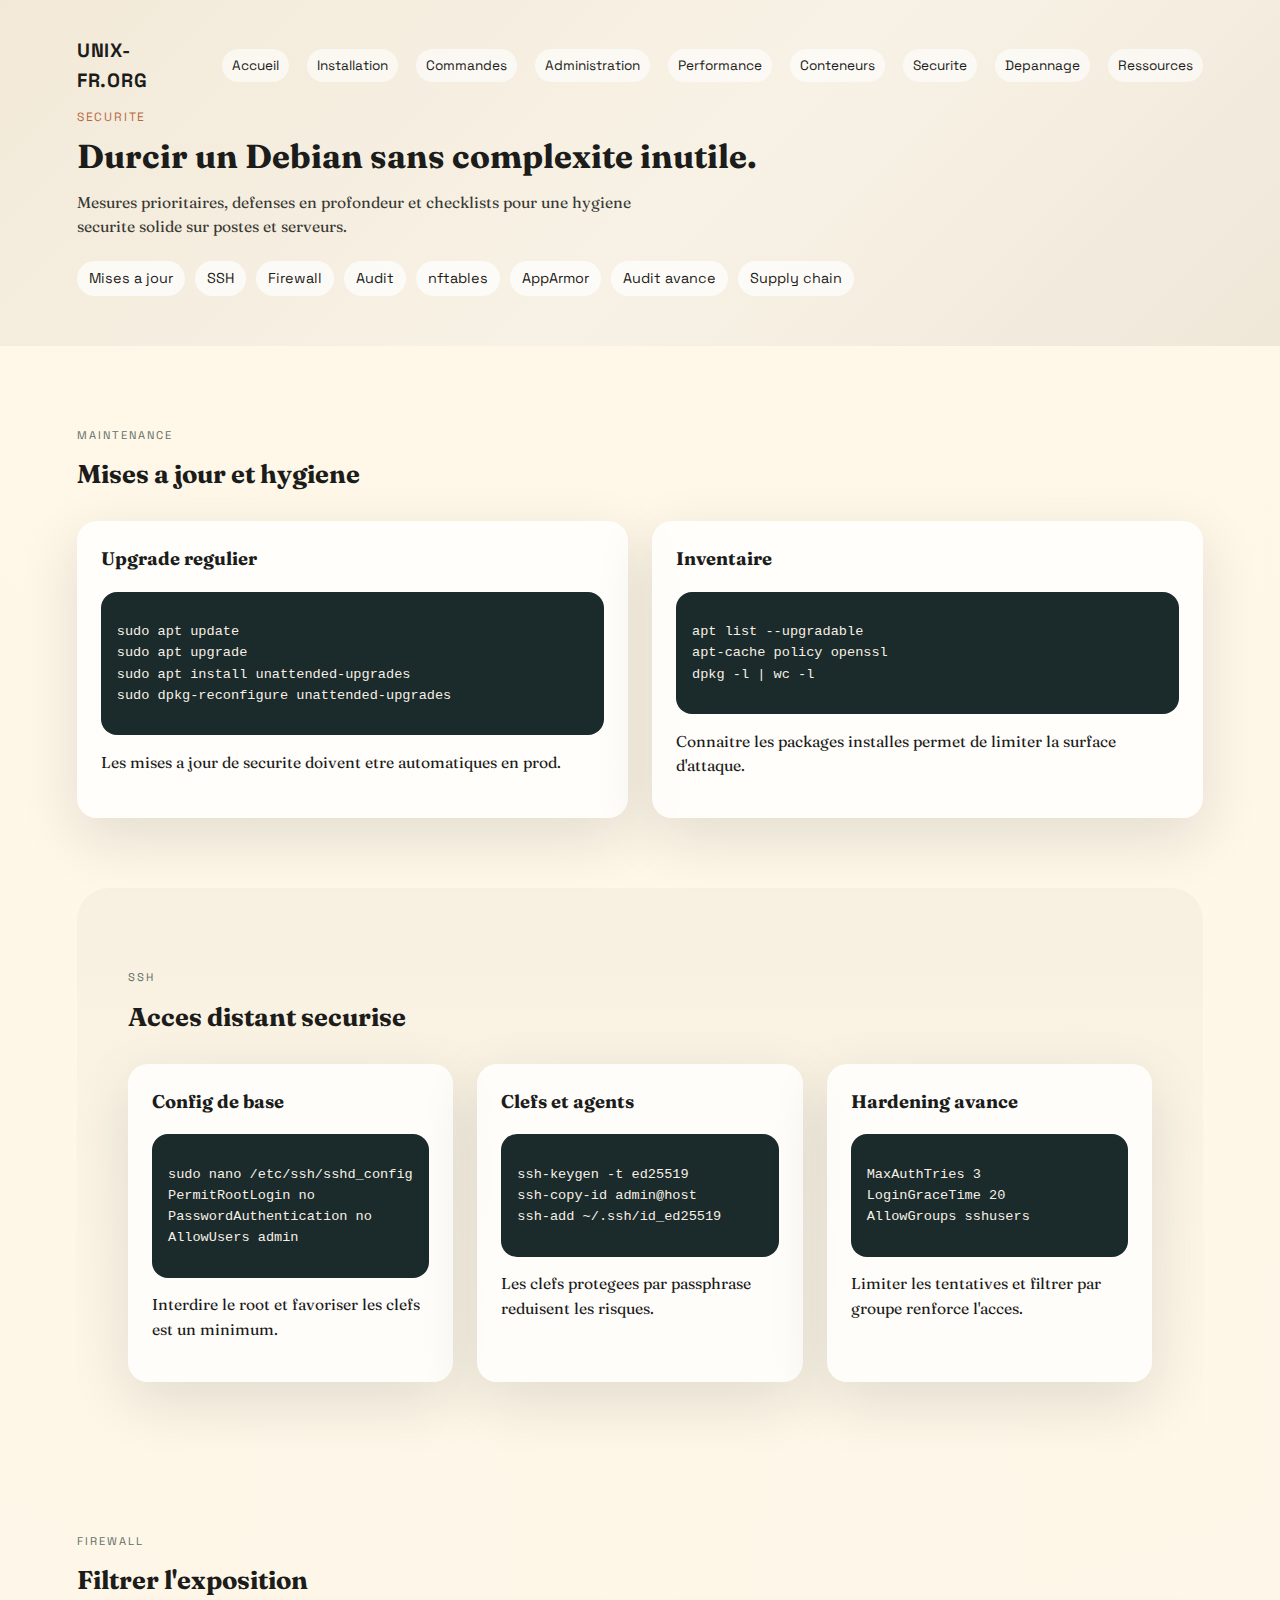
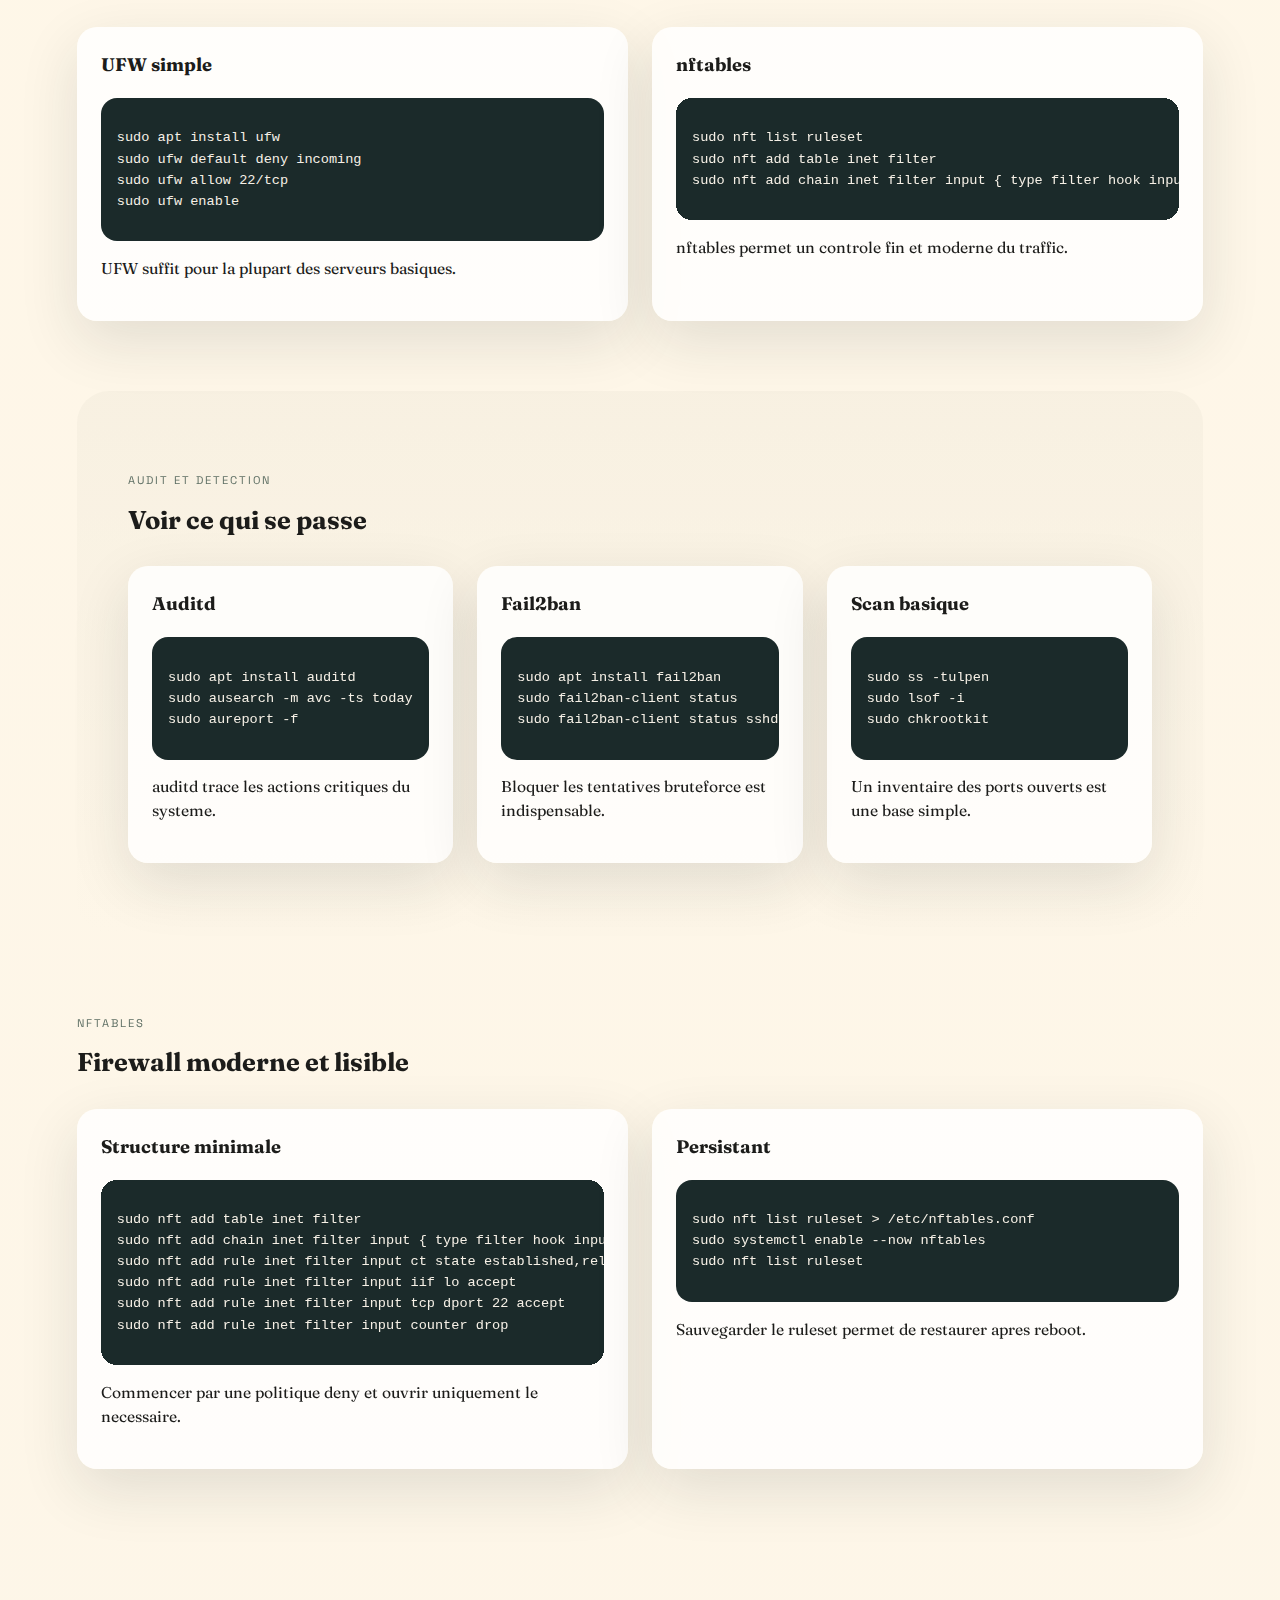
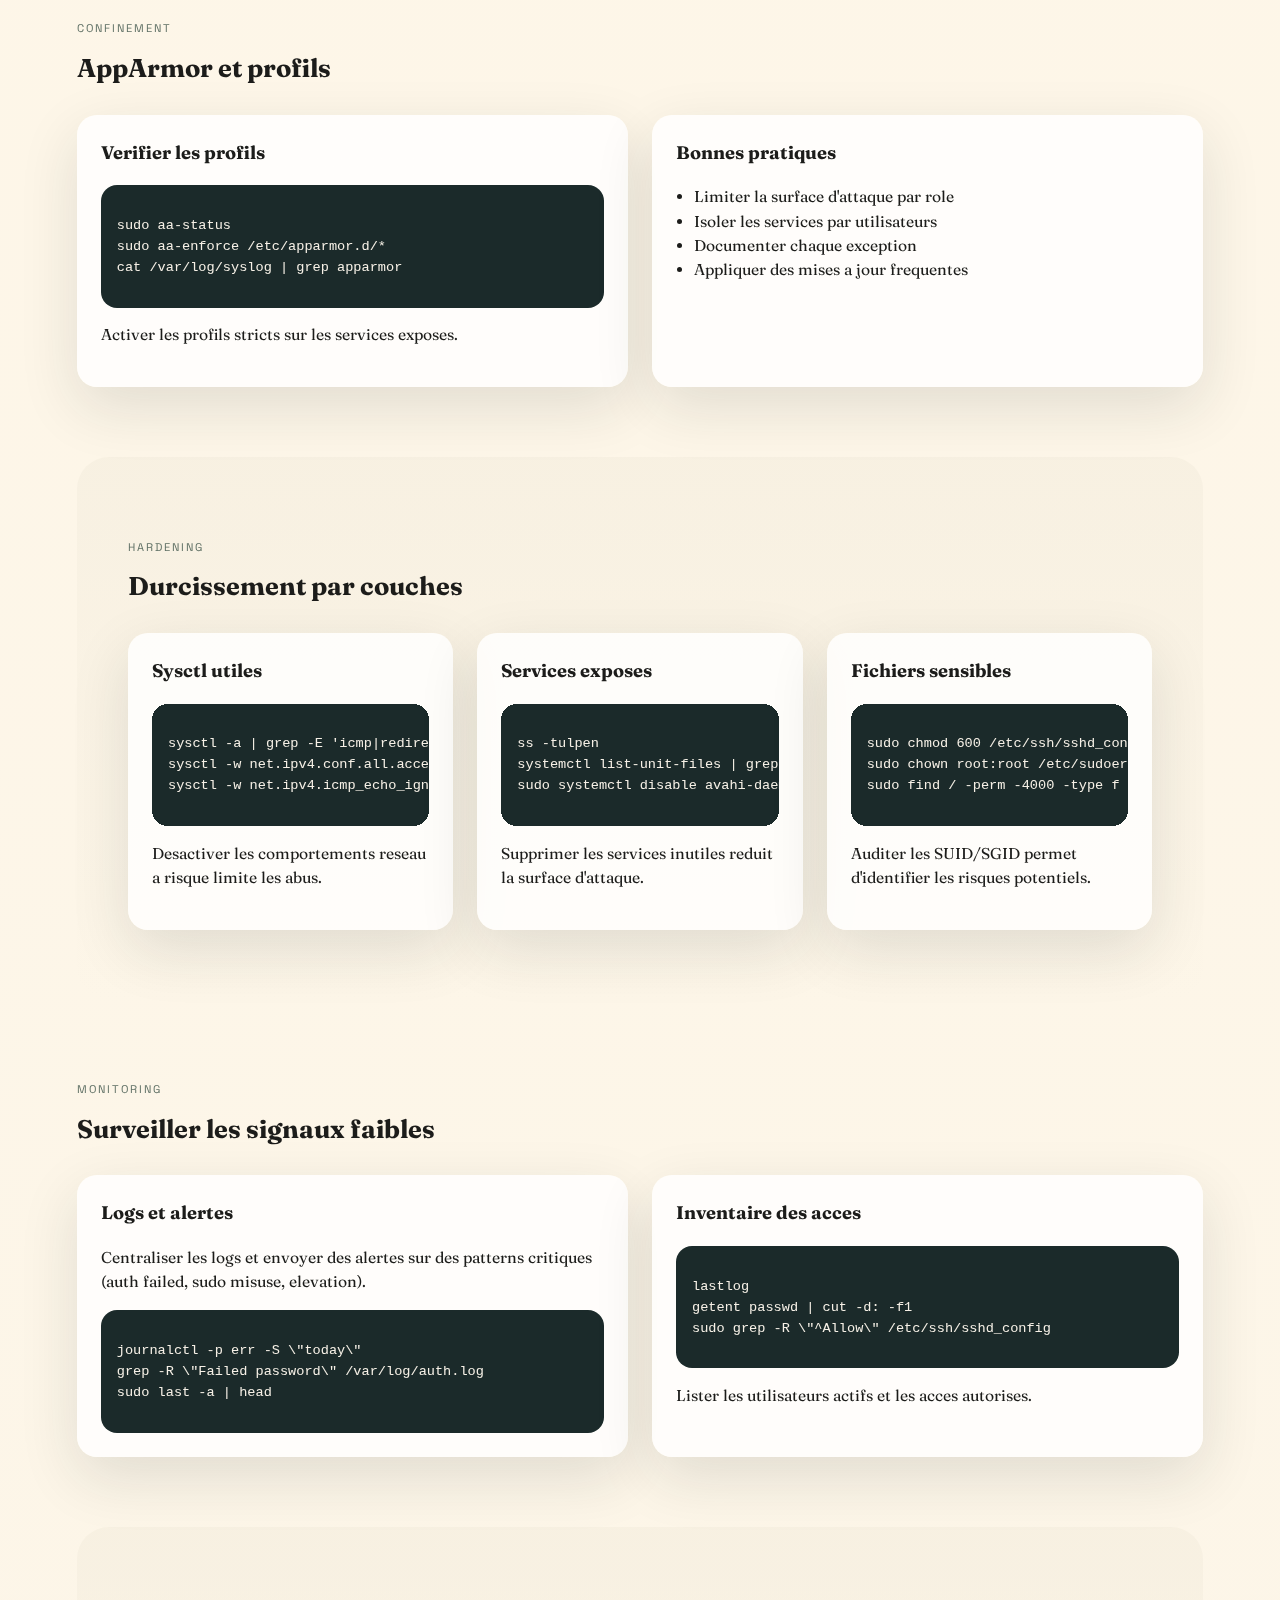
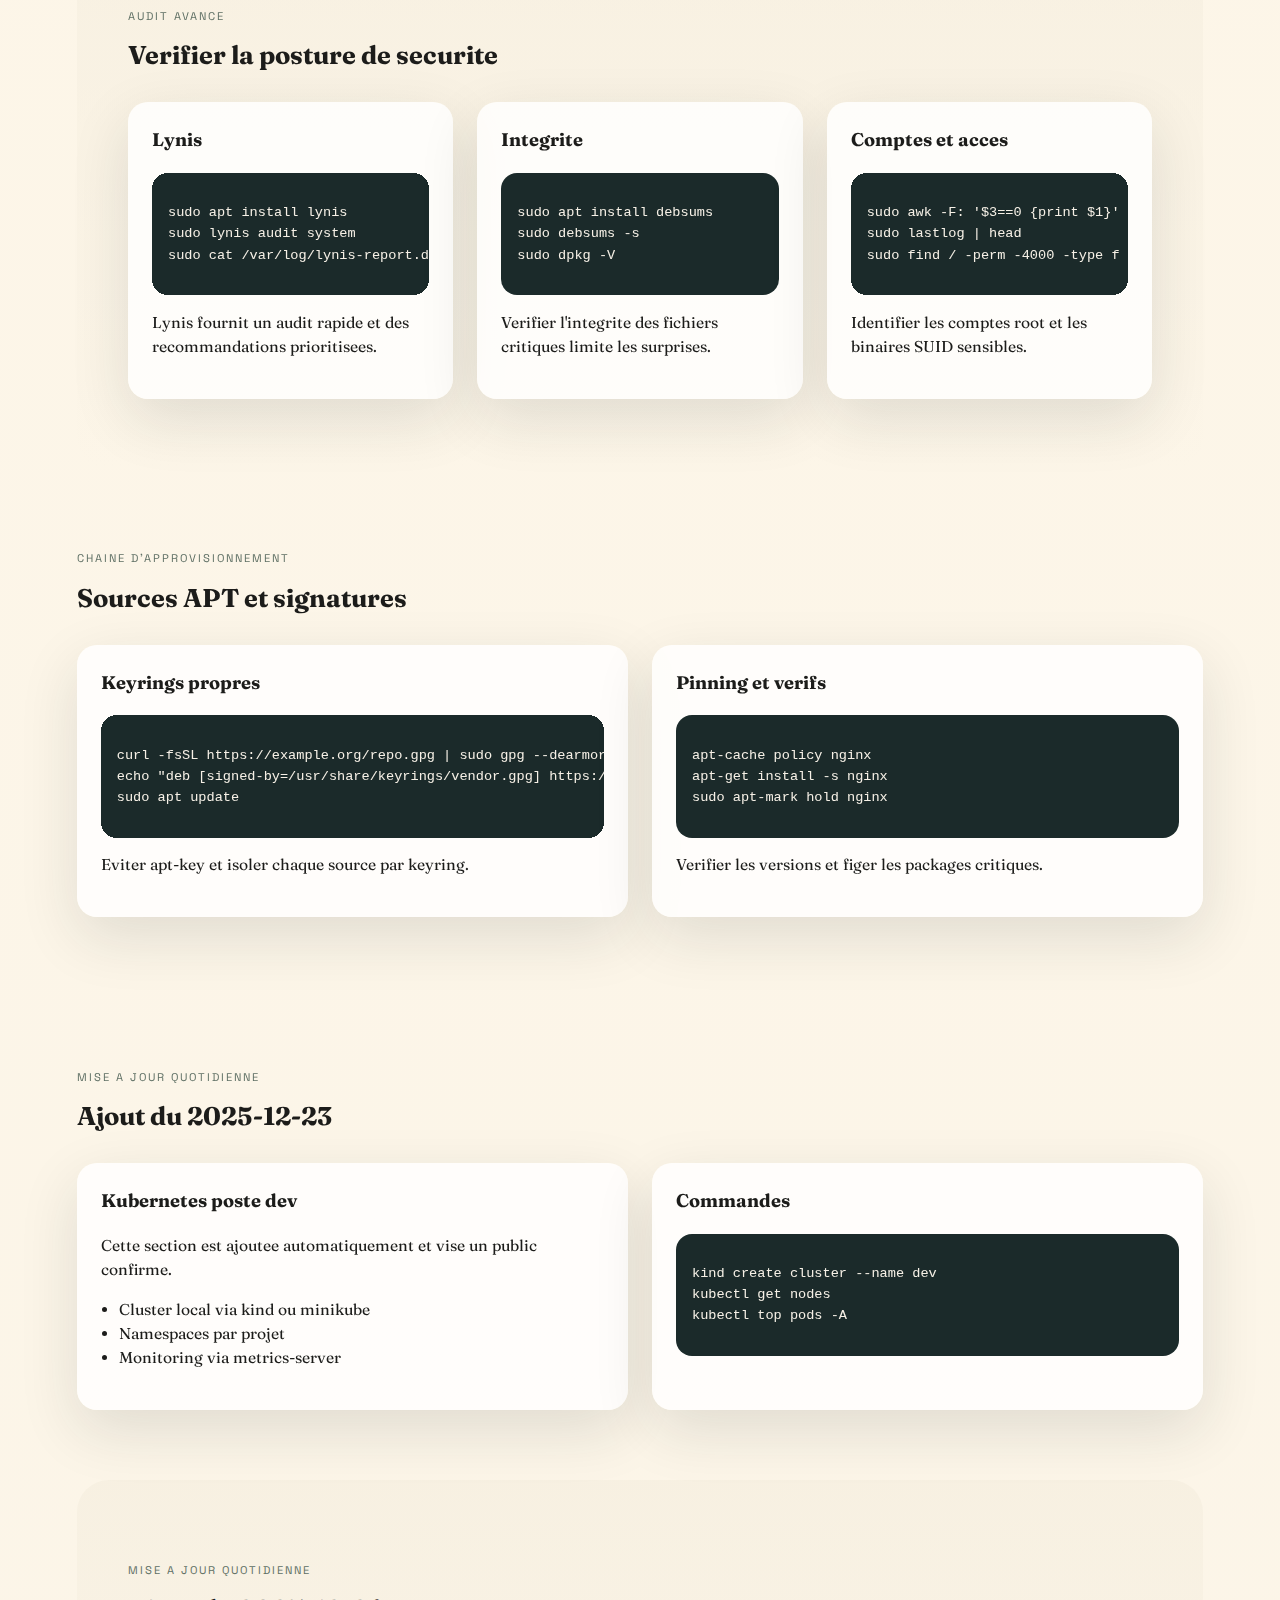
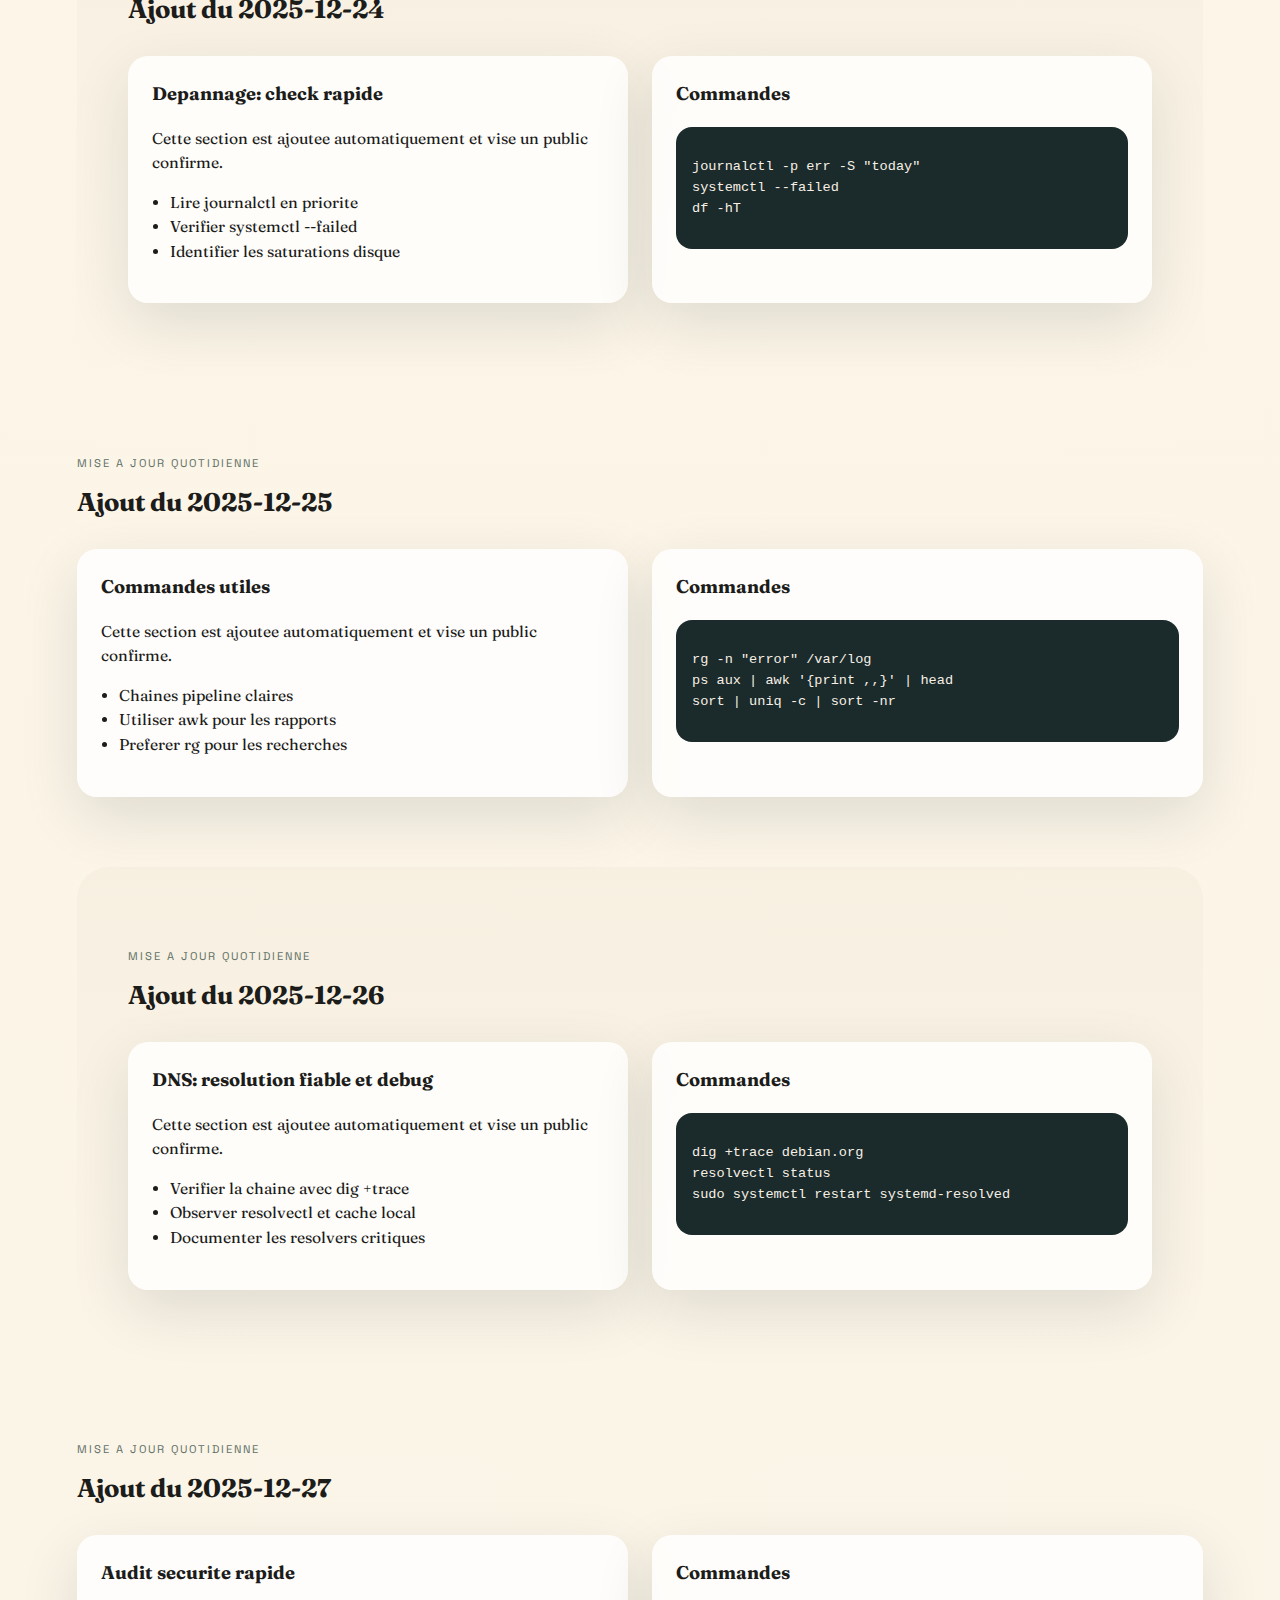
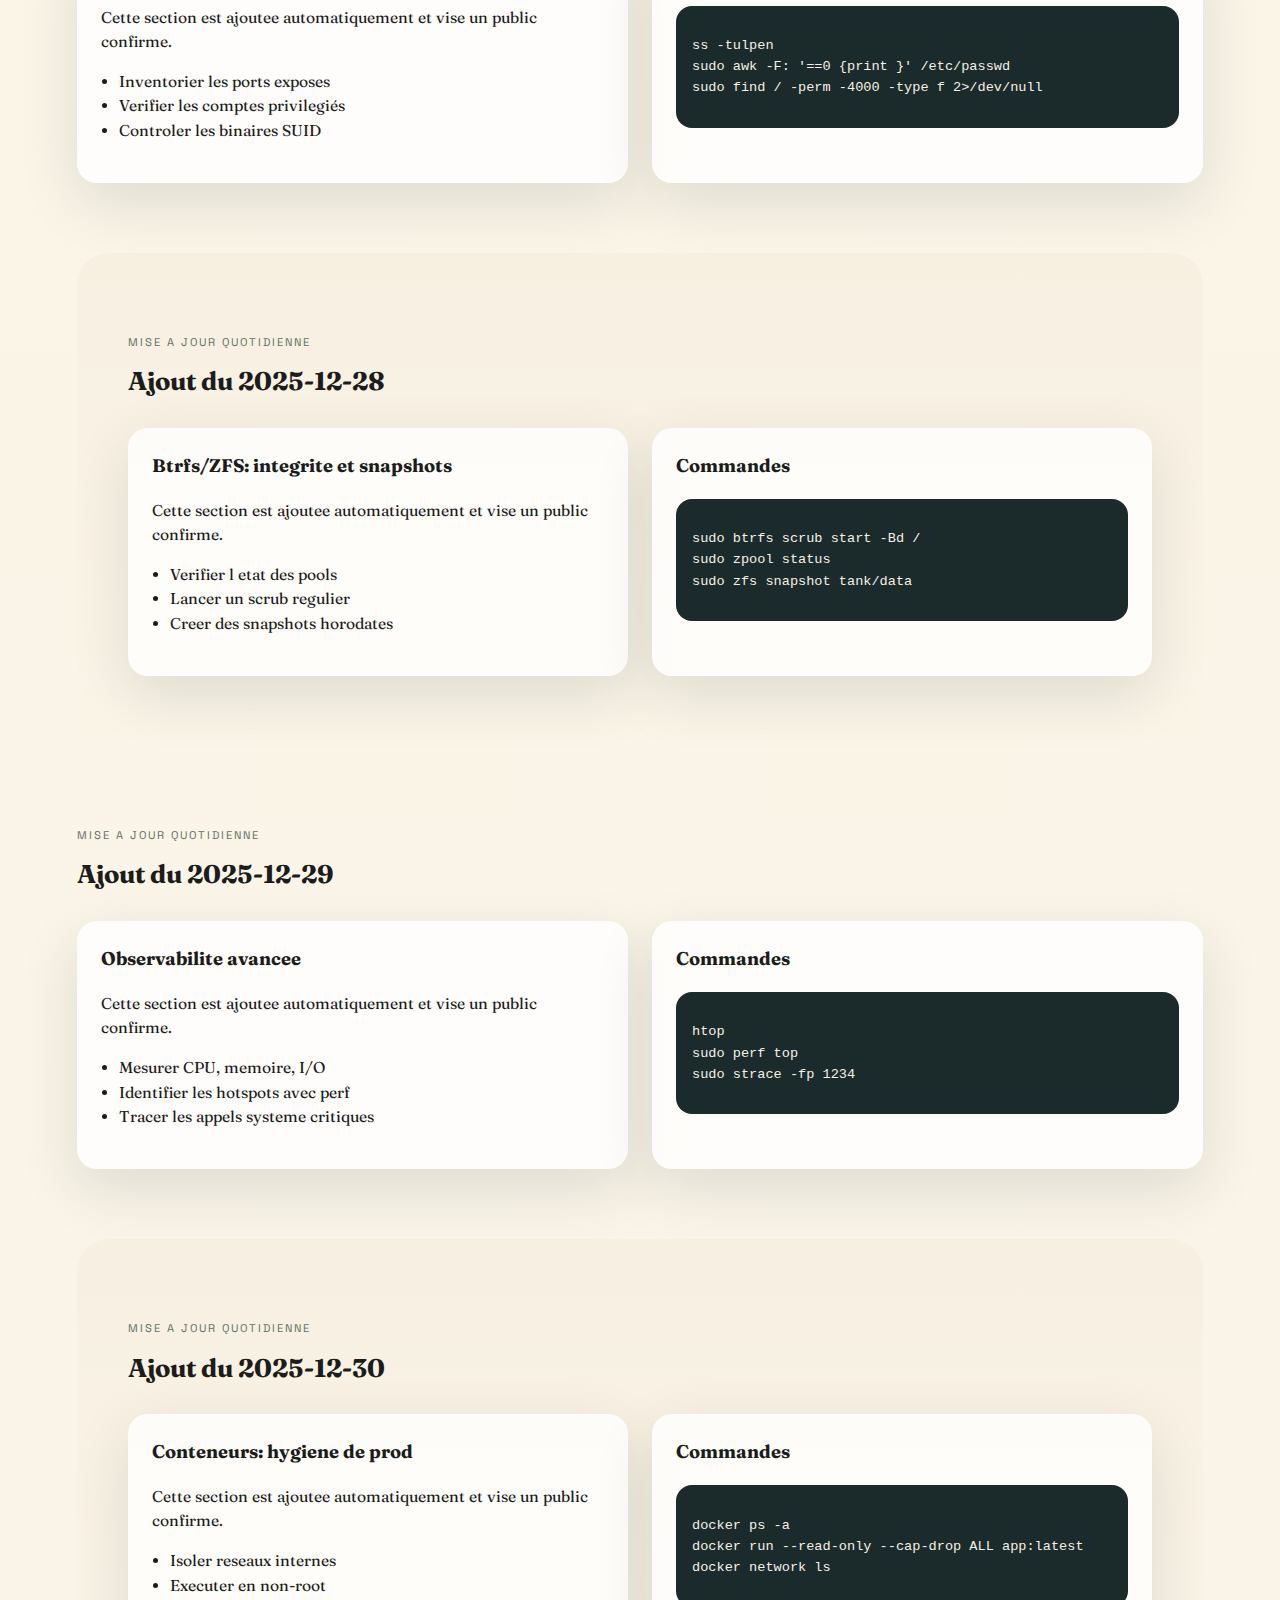
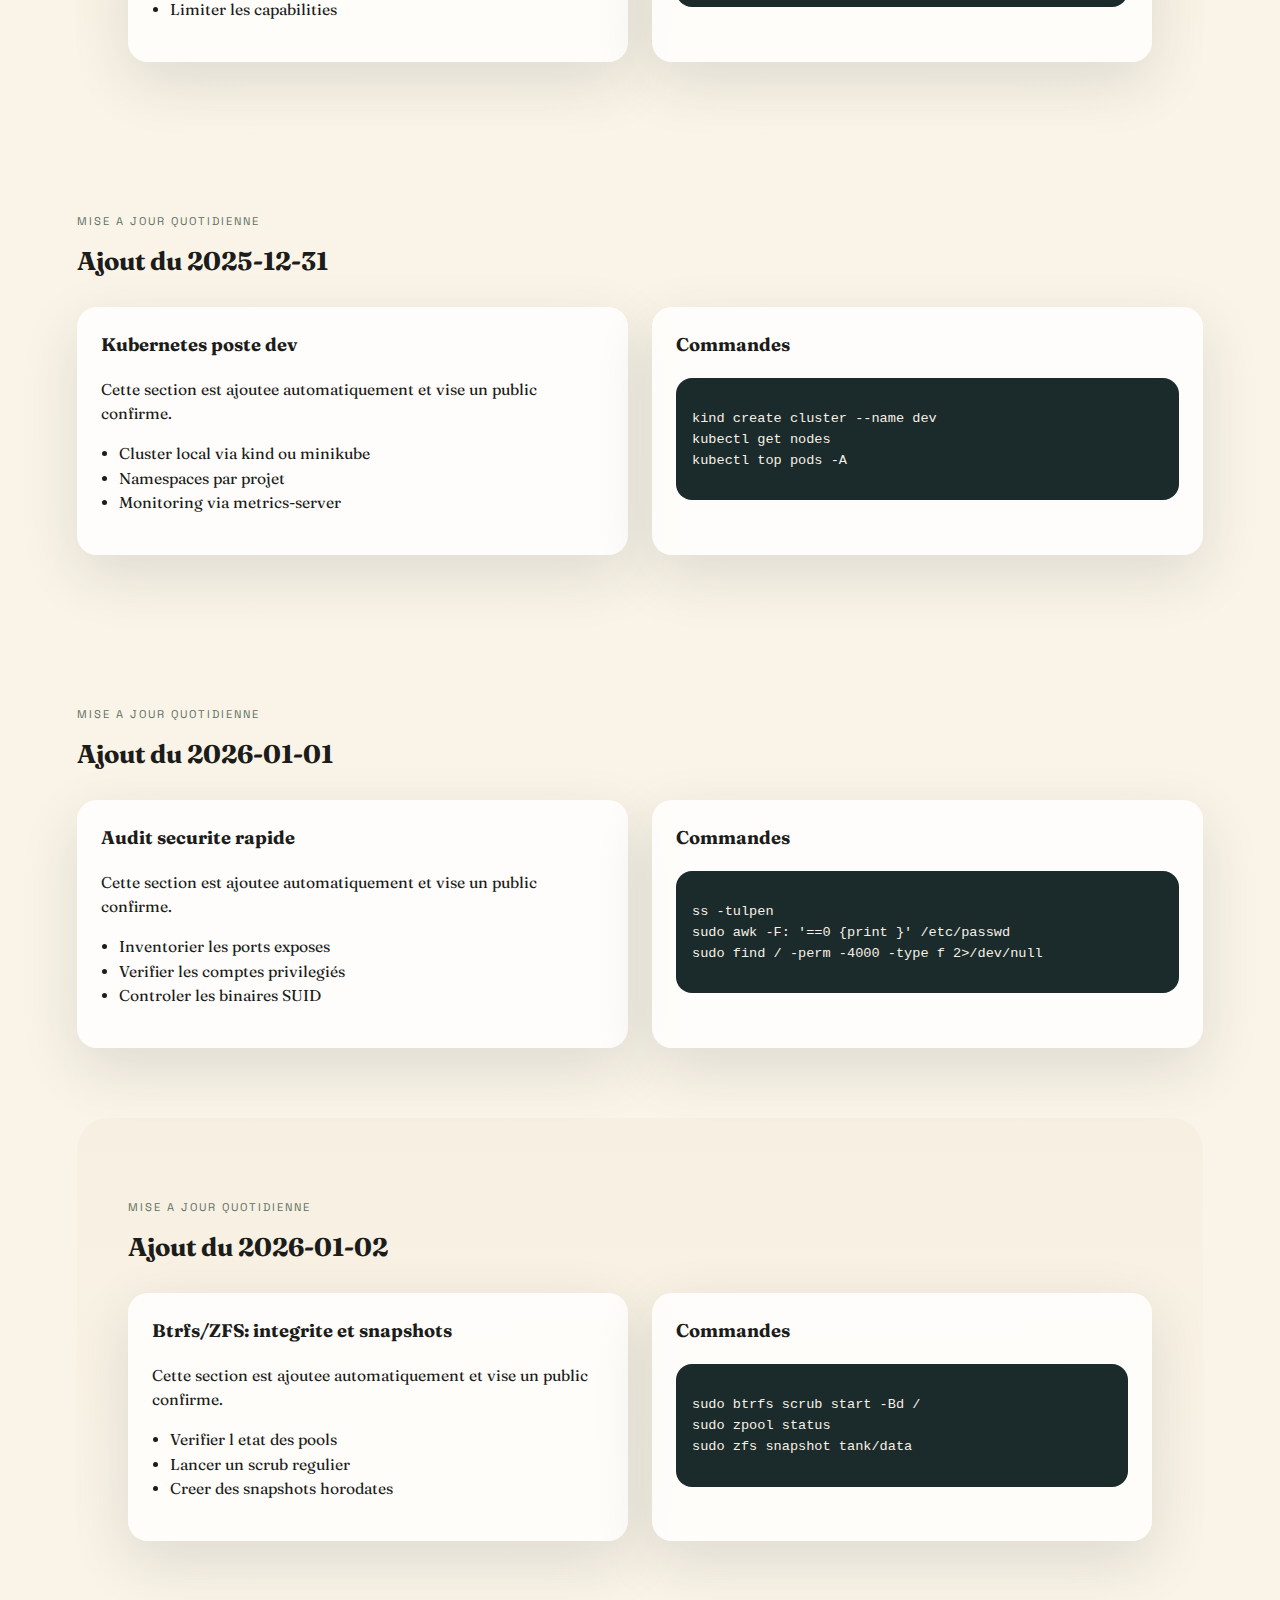
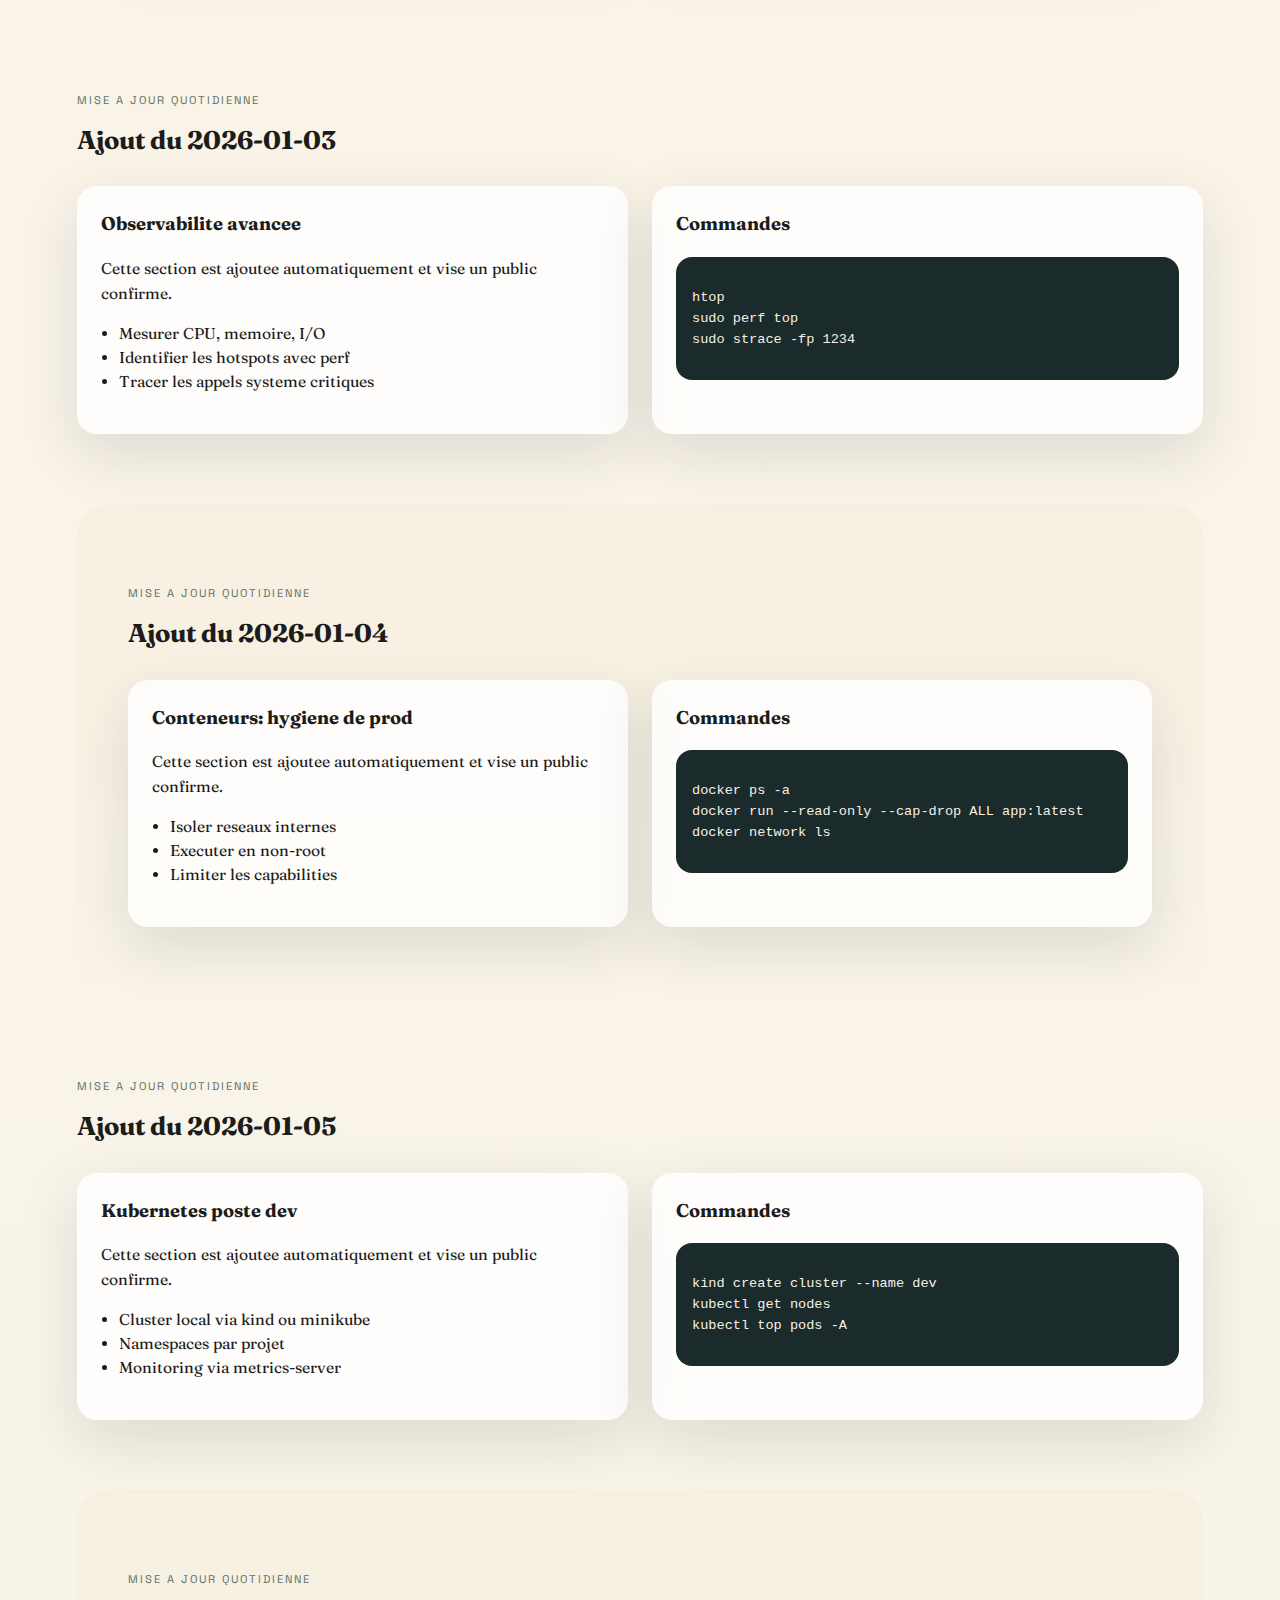
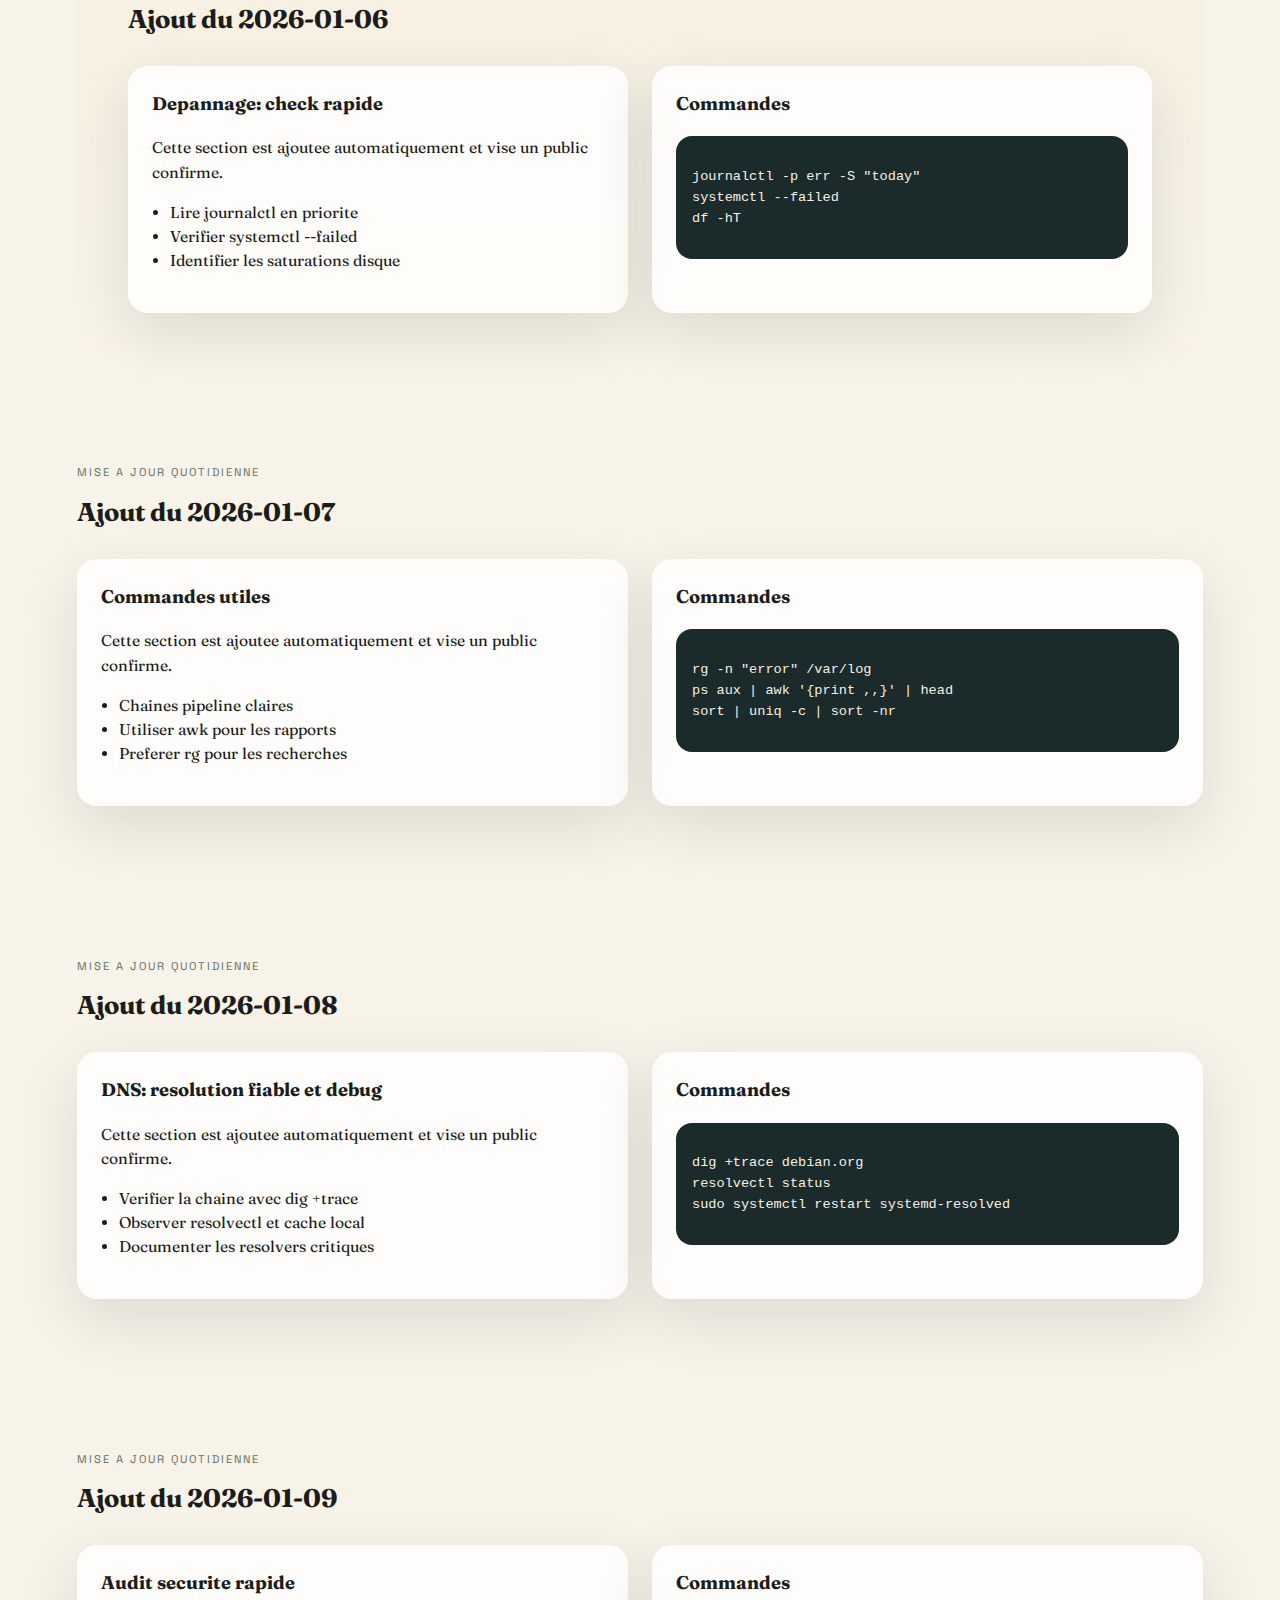
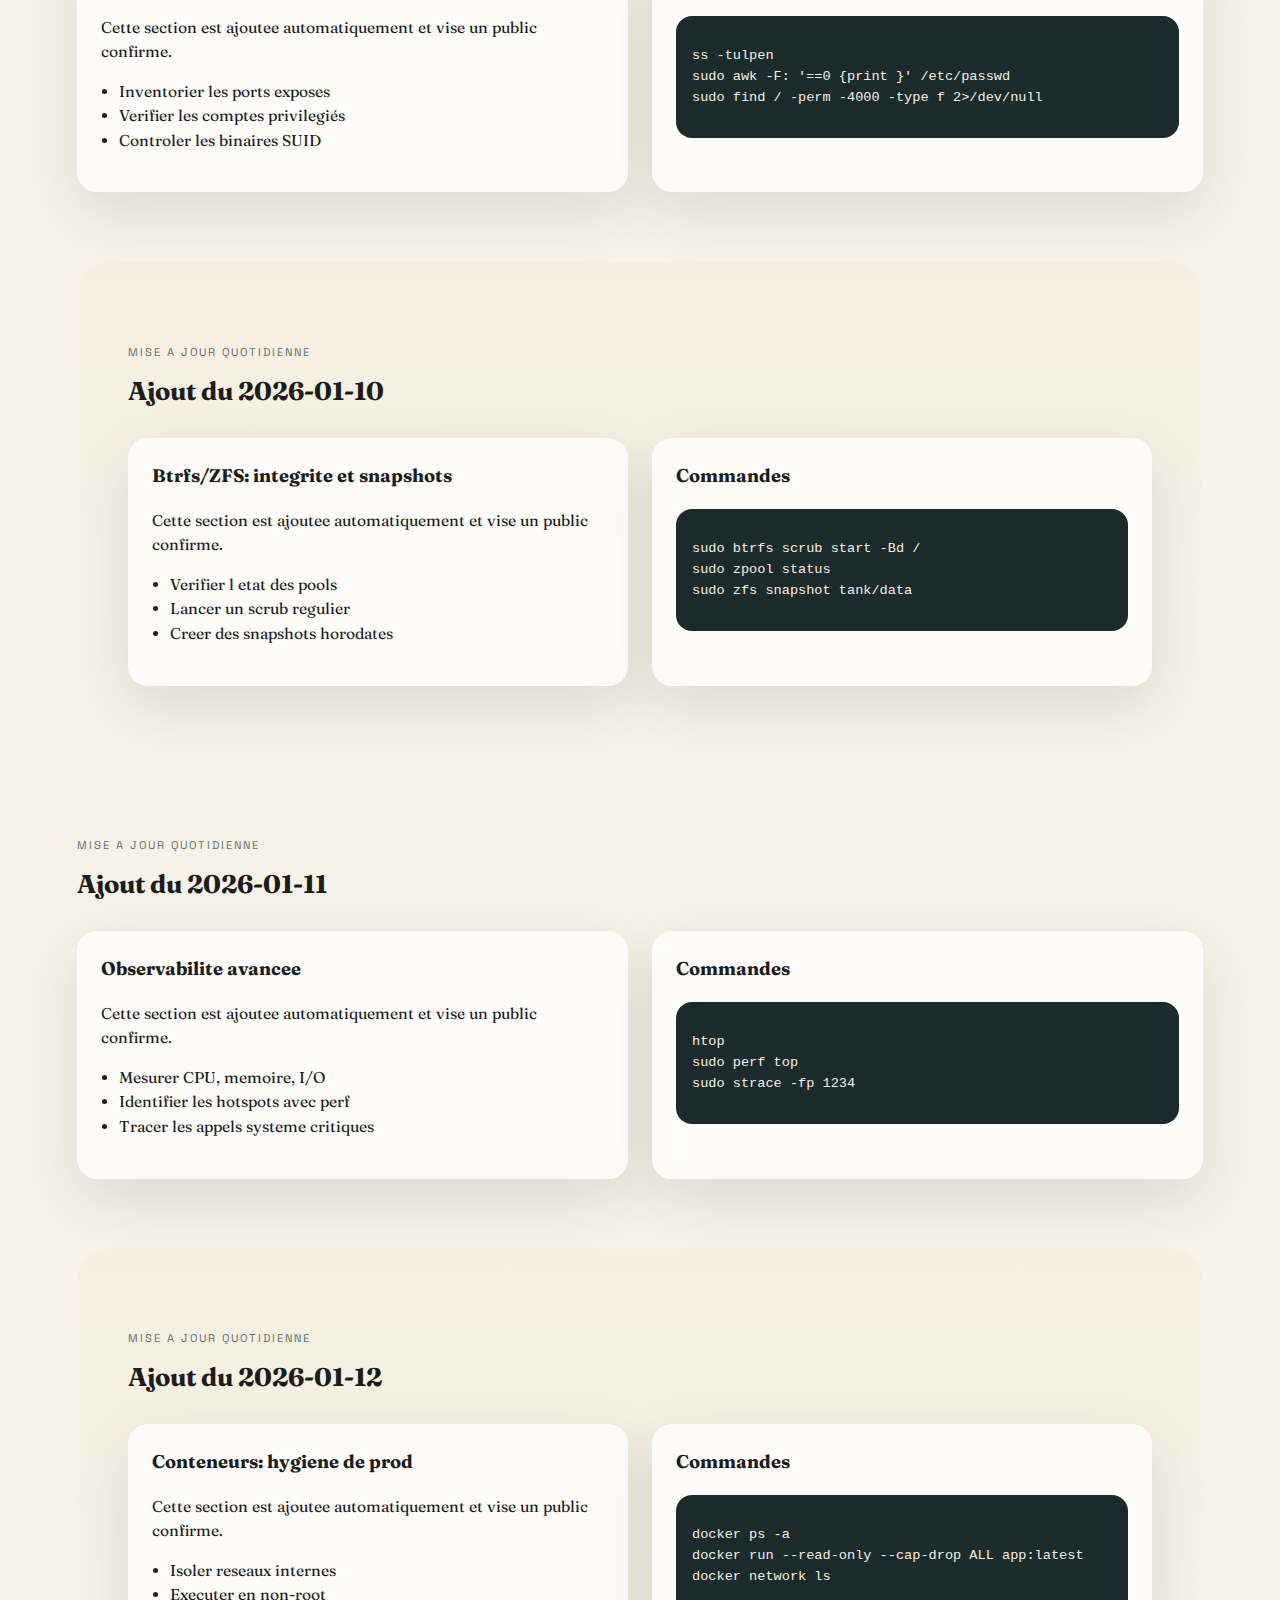
<file: securite.html>
<!doctype html>
<html lang="fr">
  <head>
    <meta charset="utf-8" />
    <script src="redirect.js"></script>
    <meta name="viewport" content="width=device-width, initial-scale=1" />
    <title>unix-fr.org - Securite Linux</title>
    <meta
      name="description"
      content="Securite Linux : hardening, SSH, firewall, audits, AppArmor et mises a jour."
    />
    <meta name="robots" content="index,follow" />
    <link rel="canonical" href="https://www.unix-fr.org/securite.html" />
    <meta name="theme-color" content="#0b1110" />
    <meta property="og:site_name" content="unix-fr.org" />
    <meta property="og:title" content="unix-fr.org - Securite Linux" />
    <meta
      property="og:description"
      content="Securite Linux : hardening, SSH, firewall, audits, AppArmor et mises a jour."
    />
    <meta property="og:type" content="website" />
    <meta property="og:url" content="https://www.unix-fr.org/securite.html" />
    <meta property="og:locale" content="fr_FR" />
    <meta name="twitter:card" content="summary" />
    <meta name="twitter:title" content="unix-fr.org - Securite Linux" />
    <meta
      name="twitter:description"
      content="Securite Linux : hardening, SSH, firewall, audits, AppArmor et mises a jour."
    />
    <link rel="stylesheet" href="styles.css" />
  </head>
  <body>
    <header class="page-hero">
      <nav class="nav">
        <div class="logo">unix-fr.org</div>
        <div class="nav-links">
          <a href="index.html">Accueil</a>
          <a href="installation.html">Installation</a>
          <a href="commandes.html">Commandes</a>
          <a href="administration.html">Administration</a>
          <a href="performance.html">Performance</a>
          <a href="conteneurs.html">Conteneurs</a>
          <a href="securite.html">Securite</a>
          <a href="depannage.html">Depannage</a>
          <a href="ressources.html">Ressources</a>
        </div>
      </nav>
      <div class="hero-text">
        <p class="eyebrow">Securite</p>
        <h1 class="page-title">Durcir un Debian sans complexite inutile.</h1>
        <p class="lead">
          Mesures prioritaires, defenses en profondeur et checklists pour une
          hygiene securite solide sur postes et serveurs.
        </p>
        <div class="subnav">
          <a href="#updates">Mises a jour</a>
          <a href="#ssh">SSH</a>
          <a href="#firewall">Firewall</a>
          <a href="#audit">Audit</a>
          <a href="#nftables">nftables</a>
          <a href="#apparmor">AppArmor</a>
          <a href="#audit-avance">Audit avance</a>
          <a href="#supply-chain">Supply chain</a>
        </div>
      </div>
    </header>

    <main>
      <section id="updates" class="section">
        <div class="section-title">
          <p>Maintenance</p>
          <h2>Mises a jour et hygiene</h2>
        </div>
        <div class="grid two">
          <article class="card">
            <h3>Upgrade regulier</h3>
            <div class="code-block">
              <pre><code>sudo apt update
sudo apt upgrade
sudo apt install unattended-upgrades
sudo dpkg-reconfigure unattended-upgrades</code></pre>
            </div>
            <p>
              Les mises a jour de securite doivent etre automatiques en prod.
            </p>
          </article>
          <article class="card">
            <h3>Inventaire</h3>
            <div class="code-block">
              <pre><code>apt list --upgradable
apt-cache policy openssl
dpkg -l | wc -l</code></pre>
            </div>
            <p>
              Connaitre les packages installes permet de limiter la surface d'attaque.
            </p>
          </article>
        </div>
      </section>

      <section id="ssh" class="section alt">
        <div class="section-title">
          <p>SSH</p>
          <h2>Acces distant securise</h2>
        </div>
        <div class="grid three">
          <article class="card">
            <h3>Config de base</h3>
            <div class="code-block">
              <pre><code>sudo nano /etc/ssh/sshd_config
PermitRootLogin no
PasswordAuthentication no
AllowUsers admin</code></pre>
            </div>
            <p>
              Interdire le root et favoriser les clefs est un minimum.
            </p>
          </article>
          <article class="card">
            <h3>Clefs et agents</h3>
            <div class="code-block">
              <pre><code>ssh-keygen -t ed25519
ssh-copy-id admin@host
ssh-add ~/.ssh/id_ed25519</code></pre>
            </div>
            <p>
              Les clefs protegees par passphrase reduisent les risques.
            </p>
          </article>
          <article class="card">
            <h3>Hardening avance</h3>
            <div class="code-block">
              <pre><code>MaxAuthTries 3
LoginGraceTime 20
AllowGroups sshusers</code></pre>
            </div>
            <p>
              Limiter les tentatives et filtrer par groupe renforce l'acces.
            </p>
          </article>
        </div>
      </section>

      <section id="firewall" class="section">
        <div class="section-title">
          <p>Firewall</p>
          <h2>Filtrer l'exposition</h2>
        </div>
        <div class="grid two">
          <article class="card">
            <h3>UFW simple</h3>
            <div class="code-block">
              <pre><code>sudo apt install ufw
sudo ufw default deny incoming
sudo ufw allow 22/tcp
sudo ufw enable</code></pre>
            </div>
            <p>
              UFW suffit pour la plupart des serveurs basiques.
            </p>
          </article>
          <article class="card">
            <h3>nftables</h3>
            <div class="code-block">
              <pre><code>sudo nft list ruleset
sudo nft add table inet filter
sudo nft add chain inet filter input { type filter hook input priority 0; }</code></pre>
            </div>
            <p>
              nftables permet un controle fin et moderne du traffic.
            </p>
          </article>
        </div>
      </section>

      <section id="audit" class="section alt">
        <div class="section-title">
          <p>Audit et detection</p>
          <h2>Voir ce qui se passe</h2>
        </div>
        <div class="grid three">
          <article class="card">
            <h3>Auditd</h3>
            <div class="code-block">
              <pre><code>sudo apt install auditd
sudo ausearch -m avc -ts today
sudo aureport -f</code></pre>
            </div>
            <p>
              auditd trace les actions critiques du systeme.
            </p>
          </article>
          <article class="card">
            <h3>Fail2ban</h3>
            <div class="code-block">
              <pre><code>sudo apt install fail2ban
sudo fail2ban-client status
sudo fail2ban-client status sshd</code></pre>
            </div>
            <p>
              Bloquer les tentatives bruteforce est indispensable.
            </p>
          </article>
          <article class="card">
            <h3>Scan basique</h3>
            <div class="code-block">
              <pre><code>sudo ss -tulpen
sudo lsof -i
sudo chkrootkit</code></pre>
            </div>
            <p>
              Un inventaire des ports ouverts est une base simple.
            </p>
          </article>
        </div>
      </section>

      <section id="nftables" class="section">
        <div class="section-title">
          <p>nftables</p>
          <h2>Firewall moderne et lisible</h2>
        </div>
        <div class="grid two">
          <article class="card">
            <h3>Structure minimale</h3>
            <div class="code-block">
              <pre><code>sudo nft add table inet filter
sudo nft add chain inet filter input { type filter hook input priority 0; }
sudo nft add rule inet filter input ct state established,related accept
sudo nft add rule inet filter input iif lo accept
sudo nft add rule inet filter input tcp dport 22 accept
sudo nft add rule inet filter input counter drop</code></pre>
            </div>
            <p>
              Commencer par une politique deny et ouvrir uniquement le necessaire.
            </p>
          </article>
          <article class="card">
            <h3>Persistant</h3>
            <div class="code-block">
              <pre><code>sudo nft list ruleset > /etc/nftables.conf
sudo systemctl enable --now nftables
sudo nft list ruleset</code></pre>
            </div>
            <p>
              Sauvegarder le ruleset permet de restaurer apres reboot.
            </p>
          </article>
        </div>
      </section>

      <section id="apparmor" class="section">
        <div class="section-title">
          <p>Confinement</p>
          <h2>AppArmor et profils</h2>
        </div>
        <div class="grid two">
          <article class="card">
            <h3>Verifier les profils</h3>
            <div class="code-block">
              <pre><code>sudo aa-status
sudo aa-enforce /etc/apparmor.d/*
cat /var/log/syslog | grep apparmor</code></pre>
            </div>
            <p>
              Activer les profils stricts sur les services exposes.
            </p>
          </article>
          <article class="card">
            <h3>Bonnes pratiques</h3>
            <ul>
              <li>Limiter la surface d'attaque par role</li>
              <li>Isoler les services par utilisateurs</li>
              <li>Documenter chaque exception</li>
              <li>Appliquer des mises a jour frequentes</li>
            </ul>
          </article>
        </div>
      </section>

      <section id="hardening" class="section alt">
        <div class="section-title">
          <p>Hardening</p>
          <h2>Durcissement par couches</h2>
        </div>
        <div class="grid three">
          <article class="card">
            <h3>Sysctl utiles</h3>
            <div class="code-block">
              <pre><code>sysctl -a | grep -E 'icmp|redirects'
sysctl -w net.ipv4.conf.all.accept_redirects=0
sysctl -w net.ipv4.icmp_echo_ignore_broadcasts=1</code></pre>
            </div>
            <p>
              Desactiver les comportements reseau a risque limite les abus.
            </p>
          </article>
          <article class="card">
            <h3>Services exposes</h3>
            <div class="code-block">
              <pre><code>ss -tulpen
systemctl list-unit-files | grep enabled
sudo systemctl disable avahi-daemon</code></pre>
            </div>
            <p>
              Supprimer les services inutiles reduit la surface d'attaque.
            </p>
          </article>
          <article class="card">
            <h3>Fichiers sensibles</h3>
            <div class="code-block">
              <pre><code>sudo chmod 600 /etc/ssh/sshd_config
sudo chown root:root /etc/sudoers
sudo find / -perm -4000 -type f</code></pre>
            </div>
            <p>
              Auditer les SUID/SGID permet d'identifier les risques potentiels.
            </p>
          </article>
        </div>
      </section>

      <section id="monitoring" class="section">
        <div class="section-title">
          <p>Monitoring</p>
          <h2>Surveiller les signaux faibles</h2>
        </div>
        <div class="grid two">
          <article class="card">
            <h3>Logs et alertes</h3>
            <p>
              Centraliser les logs et envoyer des alertes sur des patterns
              critiques (auth failed, sudo misuse, elevation).
            </p>
            <div class="code-block">
              <pre><code>journalctl -p err -S \"today\"
grep -R \"Failed password\" /var/log/auth.log
sudo last -a | head</code></pre>
            </div>
          </article>
          <article class="card">
            <h3>Inventaire des acces</h3>
            <div class="code-block">
              <pre><code>lastlog
getent passwd | cut -d: -f1
sudo grep -R \"^Allow\" /etc/ssh/sshd_config</code></pre>
            </div>
            <p>
              Lister les utilisateurs actifs et les acces autorises.
            </p>
          </article>
        </div>
      </section>

      <section id="audit-avance" class="section alt">
        <div class="section-title">
          <p>Audit avance</p>
          <h2>Verifier la posture de securite</h2>
        </div>
        <div class="grid three">
          <article class="card">
            <h3>Lynis</h3>
            <div class="code-block">
              <pre><code>sudo apt install lynis
sudo lynis audit system
sudo cat /var/log/lynis-report.dat | head</code></pre>
            </div>
            <p>
              Lynis fournit un audit rapide et des recommandations prioritisees.
            </p>
          </article>
          <article class="card">
            <h3>Integrite</h3>
            <div class="code-block">
              <pre><code>sudo apt install debsums
sudo debsums -s
sudo dpkg -V</code></pre>
            </div>
            <p>
              Verifier l'integrite des fichiers critiques limite les surprises.
            </p>
          </article>
          <article class="card">
            <h3>Comptes et acces</h3>
            <div class="code-block">
              <pre><code>sudo awk -F: '$3==0 {print $1}' /etc/passwd
sudo lastlog | head
sudo find / -perm -4000 -type f 2>/dev/null</code></pre>
            </div>
            <p>
              Identifier les comptes root et les binaires SUID sensibles.
            </p>
          </article>
        </div>
      </section>

      <section id="supply-chain" class="section">
        <div class="section-title">
          <p>Chaine d'approvisionnement</p>
          <h2>Sources APT et signatures</h2>
        </div>
        <div class="grid two">
          <article class="card">
            <h3>Keyrings propres</h3>
            <div class="code-block">
              <pre><code>curl -fsSL https://example.org/repo.gpg | sudo gpg --dearmor -o /usr/share/keyrings/vendor.gpg
echo "deb [signed-by=/usr/share/keyrings/vendor.gpg] https://example.org/debian stable main" | sudo tee /etc/apt/sources.list.d/vendor.list
sudo apt update</code></pre>
            </div>
            <p>
              Eviter apt-key et isoler chaque source par keyring.
            </p>
          </article>
          <article class="card">
            <h3>Pinning et verifs</h3>
            <div class="code-block">
              <pre><code>apt-cache policy nginx
apt-get install -s nginx
sudo apt-mark hold nginx</code></pre>
            </div>
            <p>
              Verifier les versions et figer les packages critiques.
            </p>
          </article>
        </div>
      </section>
          <section id="auto-20251223-kubernetes" class="section">
        <div class="section-title">
          <p>Mise a jour quotidienne</p>
          <h2>Ajout du 2025-12-23</h2>
        </div>
        <div class="grid two">
          <article class="card">
            <h3>Kubernetes poste dev</h3>
            <p>
              Cette section est ajoutee automatiquement et vise un public confirme.
            </p>
            <ul>
              <li>Cluster local via kind ou minikube</li>
              <li>Namespaces par projet</li>
              <li>Monitoring via metrics-server</li>
            </ul>
          </article>
          <article class="card">
            <h3>Commandes</h3>
            <div class="code-block">
              <pre><code>kind create cluster --name dev
kubectl get nodes
kubectl top pods -A</code></pre>
            </div>
          </article>
        </div>
      </section>
          <section id="auto-20251224-depannage" class="section alt">
        <div class="section-title">
          <p>Mise a jour quotidienne</p>
          <h2>Ajout du 2025-12-24</h2>
        </div>
        <div class="grid two">
          <article class="card">
            <h3>Depannage: check rapide</h3>
            <p>
              Cette section est ajoutee automatiquement et vise un public confirme.
            </p>
            <ul>
              <li>Lire journalctl en priorite</li>
              <li>Verifier systemctl --failed</li>
              <li>Identifier les saturations disque</li>
            </ul>
          </article>
          <article class="card">
            <h3>Commandes</h3>
            <div class="code-block">
              <pre><code>journalctl -p err -S "today"
systemctl --failed
df -hT</code></pre>
            </div>
          </article>
        </div>
      </section>
          <section id="auto-20251225-commandes" class="section">
        <div class="section-title">
          <p>Mise a jour quotidienne</p>
          <h2>Ajout du 2025-12-25</h2>
        </div>
        <div class="grid two">
          <article class="card">
            <h3>Commandes utiles</h3>
            <p>
              Cette section est ajoutee automatiquement et vise un public confirme.
            </p>
            <ul>
              <li>Chaines pipeline claires</li>
              <li>Utiliser awk pour les rapports</li>
              <li>Preferer rg pour les recherches</li>
            </ul>
          </article>
          <article class="card">
            <h3>Commandes</h3>
            <div class="code-block">
              <pre><code>rg -n "error" /var/log
ps aux | awk '{print ,,}' | head
sort | uniq -c | sort -nr</code></pre>
            </div>
          </article>
        </div>
      </section>
          <section id="auto-20251226-dns" class="section alt">
        <div class="section-title">
          <p>Mise a jour quotidienne</p>
          <h2>Ajout du 2025-12-26</h2>
        </div>
        <div class="grid two">
          <article class="card">
            <h3>DNS: resolution fiable et debug</h3>
            <p>
              Cette section est ajoutee automatiquement et vise un public confirme.
            </p>
            <ul>
              <li>Verifier la chaine avec dig +trace</li>
              <li>Observer resolvectl et cache local</li>
              <li>Documenter les resolvers critiques</li>
            </ul>
          </article>
          <article class="card">
            <h3>Commandes</h3>
            <div class="code-block">
              <pre><code>dig +trace debian.org
resolvectl status
sudo systemctl restart systemd-resolved</code></pre>
            </div>
          </article>
        </div>
      </section>
          <section id="auto-20251227-securite" class="section">
        <div class="section-title">
          <p>Mise a jour quotidienne</p>
          <h2>Ajout du 2025-12-27</h2>
        </div>
        <div class="grid two">
          <article class="card">
            <h3>Audit securite rapide</h3>
            <p>
              Cette section est ajoutee automatiquement et vise un public confirme.
            </p>
            <ul>
              <li>Inventorier les ports exposes</li>
              <li>Verifier les comptes privilegiés</li>
              <li>Controler les binaires SUID</li>
            </ul>
          </article>
          <article class="card">
            <h3>Commandes</h3>
            <div class="code-block">
              <pre><code>ss -tulpen
sudo awk -F: '==0 {print }' /etc/passwd
sudo find / -perm -4000 -type f 2>/dev/null</code></pre>
            </div>
          </article>
        </div>
      </section>
          <section id="auto-20251228-stockage" class="section alt">
        <div class="section-title">
          <p>Mise a jour quotidienne</p>
          <h2>Ajout du 2025-12-28</h2>
        </div>
        <div class="grid two">
          <article class="card">
            <h3>Btrfs/ZFS: integrite et snapshots</h3>
            <p>
              Cette section est ajoutee automatiquement et vise un public confirme.
            </p>
            <ul>
              <li>Verifier l etat des pools</li>
              <li>Lancer un scrub regulier</li>
              <li>Creer des snapshots horodates</li>
            </ul>
          </article>
          <article class="card">
            <h3>Commandes</h3>
            <div class="code-block">
              <pre><code>sudo btrfs scrub start -Bd /
sudo zpool status
sudo zfs snapshot tank/data</code></pre>
            </div>
          </article>
        </div>
      </section>
          <section id="auto-20251229-performance" class="section">
        <div class="section-title">
          <p>Mise a jour quotidienne</p>
          <h2>Ajout du 2025-12-29</h2>
        </div>
        <div class="grid two">
          <article class="card">
            <h3>Observabilite avancee</h3>
            <p>
              Cette section est ajoutee automatiquement et vise un public confirme.
            </p>
            <ul>
              <li>Mesurer CPU, memoire, I/O</li>
              <li>Identifier les hotspots avec perf</li>
              <li>Tracer les appels systeme critiques</li>
            </ul>
          </article>
          <article class="card">
            <h3>Commandes</h3>
            <div class="code-block">
              <pre><code>htop
sudo perf top
sudo strace -fp 1234</code></pre>
            </div>
          </article>
        </div>
      </section>
          <section id="auto-20251230-conteneurs" class="section alt">
        <div class="section-title">
          <p>Mise a jour quotidienne</p>
          <h2>Ajout du 2025-12-30</h2>
        </div>
        <div class="grid two">
          <article class="card">
            <h3>Conteneurs: hygiene de prod</h3>
            <p>
              Cette section est ajoutee automatiquement et vise un public confirme.
            </p>
            <ul>
              <li>Isoler reseaux internes</li>
              <li>Executer en non-root</li>
              <li>Limiter les capabilities</li>
            </ul>
          </article>
          <article class="card">
            <h3>Commandes</h3>
            <div class="code-block">
              <pre><code>docker ps -a
docker run --read-only --cap-drop ALL app:latest
docker network ls</code></pre>
            </div>
          </article>
        </div>
      </section>
          <section id="auto-20251231-kubernetes" class="section">
        <div class="section-title">
          <p>Mise a jour quotidienne</p>
          <h2>Ajout du 2025-12-31</h2>
        </div>
        <div class="grid two">
          <article class="card">
            <h3>Kubernetes poste dev</h3>
            <p>
              Cette section est ajoutee automatiquement et vise un public confirme.
            </p>
            <ul>
              <li>Cluster local via kind ou minikube</li>
              <li>Namespaces par projet</li>
              <li>Monitoring via metrics-server</li>
            </ul>
          </article>
          <article class="card">
            <h3>Commandes</h3>
            <div class="code-block">
              <pre><code>kind create cluster --name dev
kubectl get nodes
kubectl top pods -A</code></pre>
            </div>
          </article>
        </div>
      </section>
          <section id="auto-20260101-securite" class="section">
        <div class="section-title">
          <p>Mise a jour quotidienne</p>
          <h2>Ajout du 2026-01-01</h2>
        </div>
        <div class="grid two">
          <article class="card">
            <h3>Audit securite rapide</h3>
            <p>
              Cette section est ajoutee automatiquement et vise un public confirme.
            </p>
            <ul>
              <li>Inventorier les ports exposes</li>
              <li>Verifier les comptes privilegiés</li>
              <li>Controler les binaires SUID</li>
            </ul>
          </article>
          <article class="card">
            <h3>Commandes</h3>
            <div class="code-block">
              <pre><code>ss -tulpen
sudo awk -F: '==0 {print }' /etc/passwd
sudo find / -perm -4000 -type f 2>/dev/null</code></pre>
            </div>
          </article>
        </div>
      </section>
          <section id="auto-20260102-stockage" class="section alt">
        <div class="section-title">
          <p>Mise a jour quotidienne</p>
          <h2>Ajout du 2026-01-02</h2>
        </div>
        <div class="grid two">
          <article class="card">
            <h3>Btrfs/ZFS: integrite et snapshots</h3>
            <p>
              Cette section est ajoutee automatiquement et vise un public confirme.
            </p>
            <ul>
              <li>Verifier l etat des pools</li>
              <li>Lancer un scrub regulier</li>
              <li>Creer des snapshots horodates</li>
            </ul>
          </article>
          <article class="card">
            <h3>Commandes</h3>
            <div class="code-block">
              <pre><code>sudo btrfs scrub start -Bd /
sudo zpool status
sudo zfs snapshot tank/data</code></pre>
            </div>
          </article>
        </div>
      </section>
          <section id="auto-20260103-performance" class="section">
        <div class="section-title">
          <p>Mise a jour quotidienne</p>
          <h2>Ajout du 2026-01-03</h2>
        </div>
        <div class="grid two">
          <article class="card">
            <h3>Observabilite avancee</h3>
            <p>
              Cette section est ajoutee automatiquement et vise un public confirme.
            </p>
            <ul>
              <li>Mesurer CPU, memoire, I/O</li>
              <li>Identifier les hotspots avec perf</li>
              <li>Tracer les appels systeme critiques</li>
            </ul>
          </article>
          <article class="card">
            <h3>Commandes</h3>
            <div class="code-block">
              <pre><code>htop
sudo perf top
sudo strace -fp 1234</code></pre>
            </div>
          </article>
        </div>
      </section>
          <section id="auto-20260104-conteneurs" class="section alt">
        <div class="section-title">
          <p>Mise a jour quotidienne</p>
          <h2>Ajout du 2026-01-04</h2>
        </div>
        <div class="grid two">
          <article class="card">
            <h3>Conteneurs: hygiene de prod</h3>
            <p>
              Cette section est ajoutee automatiquement et vise un public confirme.
            </p>
            <ul>
              <li>Isoler reseaux internes</li>
              <li>Executer en non-root</li>
              <li>Limiter les capabilities</li>
            </ul>
          </article>
          <article class="card">
            <h3>Commandes</h3>
            <div class="code-block">
              <pre><code>docker ps -a
docker run --read-only --cap-drop ALL app:latest
docker network ls</code></pre>
            </div>
          </article>
        </div>
      </section>
          <section id="auto-20260105-kubernetes" class="section">
        <div class="section-title">
          <p>Mise a jour quotidienne</p>
          <h2>Ajout du 2026-01-05</h2>
        </div>
        <div class="grid two">
          <article class="card">
            <h3>Kubernetes poste dev</h3>
            <p>
              Cette section est ajoutee automatiquement et vise un public confirme.
            </p>
            <ul>
              <li>Cluster local via kind ou minikube</li>
              <li>Namespaces par projet</li>
              <li>Monitoring via metrics-server</li>
            </ul>
          </article>
          <article class="card">
            <h3>Commandes</h3>
            <div class="code-block">
              <pre><code>kind create cluster --name dev
kubectl get nodes
kubectl top pods -A</code></pre>
            </div>
          </article>
        </div>
      </section>
          <section id="auto-20260106-depannage" class="section alt">
        <div class="section-title">
          <p>Mise a jour quotidienne</p>
          <h2>Ajout du 2026-01-06</h2>
        </div>
        <div class="grid two">
          <article class="card">
            <h3>Depannage: check rapide</h3>
            <p>
              Cette section est ajoutee automatiquement et vise un public confirme.
            </p>
            <ul>
              <li>Lire journalctl en priorite</li>
              <li>Verifier systemctl --failed</li>
              <li>Identifier les saturations disque</li>
            </ul>
          </article>
          <article class="card">
            <h3>Commandes</h3>
            <div class="code-block">
              <pre><code>journalctl -p err -S "today"
systemctl --failed
df -hT</code></pre>
            </div>
          </article>
        </div>
      </section>
          <section id="auto-20260107-commandes" class="section">
        <div class="section-title">
          <p>Mise a jour quotidienne</p>
          <h2>Ajout du 2026-01-07</h2>
        </div>
        <div class="grid two">
          <article class="card">
            <h3>Commandes utiles</h3>
            <p>
              Cette section est ajoutee automatiquement et vise un public confirme.
            </p>
            <ul>
              <li>Chaines pipeline claires</li>
              <li>Utiliser awk pour les rapports</li>
              <li>Preferer rg pour les recherches</li>
            </ul>
          </article>
          <article class="card">
            <h3>Commandes</h3>
            <div class="code-block">
              <pre><code>rg -n "error" /var/log
ps aux | awk '{print ,,}' | head
sort | uniq -c | sort -nr</code></pre>
            </div>
          </article>
        </div>
      </section>
          <section id="auto-20260108-dns" class="section">
        <div class="section-title">
          <p>Mise a jour quotidienne</p>
          <h2>Ajout du 2026-01-08</h2>
        </div>
        <div class="grid two">
          <article class="card">
            <h3>DNS: resolution fiable et debug</h3>
            <p>
              Cette section est ajoutee automatiquement et vise un public confirme.
            </p>
            <ul>
              <li>Verifier la chaine avec dig +trace</li>
              <li>Observer resolvectl et cache local</li>
              <li>Documenter les resolvers critiques</li>
            </ul>
          </article>
          <article class="card">
            <h3>Commandes</h3>
            <div class="code-block">
              <pre><code>dig +trace debian.org
resolvectl status
sudo systemctl restart systemd-resolved</code></pre>
            </div>
          </article>
        </div>
      </section>
          <section id="auto-20260109-securite" class="section">
        <div class="section-title">
          <p>Mise a jour quotidienne</p>
          <h2>Ajout du 2026-01-09</h2>
        </div>
        <div class="grid two">
          <article class="card">
            <h3>Audit securite rapide</h3>
            <p>
              Cette section est ajoutee automatiquement et vise un public confirme.
            </p>
            <ul>
              <li>Inventorier les ports exposes</li>
              <li>Verifier les comptes privilegiés</li>
              <li>Controler les binaires SUID</li>
            </ul>
          </article>
          <article class="card">
            <h3>Commandes</h3>
            <div class="code-block">
              <pre><code>ss -tulpen
sudo awk -F: '==0 {print }' /etc/passwd
sudo find / -perm -4000 -type f 2>/dev/null</code></pre>
            </div>
          </article>
        </div>
      </section>
          <section id="auto-20260110-stockage" class="section alt">
        <div class="section-title">
          <p>Mise a jour quotidienne</p>
          <h2>Ajout du 2026-01-10</h2>
        </div>
        <div class="grid two">
          <article class="card">
            <h3>Btrfs/ZFS: integrite et snapshots</h3>
            <p>
              Cette section est ajoutee automatiquement et vise un public confirme.
            </p>
            <ul>
              <li>Verifier l etat des pools</li>
              <li>Lancer un scrub regulier</li>
              <li>Creer des snapshots horodates</li>
            </ul>
          </article>
          <article class="card">
            <h3>Commandes</h3>
            <div class="code-block">
              <pre><code>sudo btrfs scrub start -Bd /
sudo zpool status
sudo zfs snapshot tank/data</code></pre>
            </div>
          </article>
        </div>
      </section>
          <section id="auto-20260111-performance" class="section">
        <div class="section-title">
          <p>Mise a jour quotidienne</p>
          <h2>Ajout du 2026-01-11</h2>
        </div>
        <div class="grid two">
          <article class="card">
            <h3>Observabilite avancee</h3>
            <p>
              Cette section est ajoutee automatiquement et vise un public confirme.
            </p>
            <ul>
              <li>Mesurer CPU, memoire, I/O</li>
              <li>Identifier les hotspots avec perf</li>
              <li>Tracer les appels systeme critiques</li>
            </ul>
          </article>
          <article class="card">
            <h3>Commandes</h3>
            <div class="code-block">
              <pre><code>htop
sudo perf top
sudo strace -fp 1234</code></pre>
            </div>
          </article>
        </div>
      </section>
          <section id="auto-20260112-conteneurs" class="section alt">
        <div class="section-title">
          <p>Mise a jour quotidienne</p>
          <h2>Ajout du 2026-01-12</h2>
        </div>
        <div class="grid two">
          <article class="card">
            <h3>Conteneurs: hygiene de prod</h3>
            <p>
              Cette section est ajoutee automatiquement et vise un public confirme.
            </p>
            <ul>
              <li>Isoler reseaux internes</li>
              <li>Executer en non-root</li>
              <li>Limiter les capabilities</li>
            </ul>
          </article>
          <article class="card">
            <h3>Commandes</h3>
            <div class="code-block">
              <pre><code>docker ps -a
docker run --read-only --cap-drop ALL app:latest
docker network ls</code></pre>
            </div>
          </article>
        </div>
      </section>
          <section id="auto-20260113-kubernetes" class="section">
        <div class="section-title">
          <p>Mise a jour quotidienne</p>
          <h2>Ajout du 2026-01-13</h2>
        </div>
        <div class="grid two">
          <article class="card">
            <h3>Kubernetes poste dev</h3>
            <p>
              Cette section est ajoutee automatiquement et vise un public confirme.
            </p>
            <ul>
              <li>Cluster local via kind ou minikube</li>
              <li>Namespaces par projet</li>
              <li>Monitoring via metrics-server</li>
            </ul>
          </article>
          <article class="card">
            <h3>Commandes</h3>
            <div class="code-block">
              <pre><code>kind create cluster --name dev
kubectl get nodes
kubectl top pods -A</code></pre>
            </div>
          </article>
        </div>
      </section>
          <section id="auto-20260114-depannage" class="section alt">
        <div class="section-title">
          <p>Mise a jour quotidienne</p>
          <h2>Ajout du 2026-01-14</h2>
        </div>
        <div class="grid two">
          <article class="card">
            <h3>Depannage: check rapide</h3>
            <p>
              Cette section est ajoutee automatiquement et vise un public confirme.
            </p>
            <ul>
              <li>Lire journalctl en priorite</li>
              <li>Verifier systemctl --failed</li>
              <li>Identifier les saturations disque</li>
            </ul>
          </article>
          <article class="card">
            <h3>Commandes</h3>
            <div class="code-block">
              <pre><code>journalctl -p err -S "today"
systemctl --failed
df -hT</code></pre>
            </div>
          </article>
        </div>
      </section>
          <section id="auto-20260115-commandes" class="section">
        <div class="section-title">
          <p>Mise a jour quotidienne</p>
          <h2>Ajout du 2026-01-15</h2>
        </div>
        <div class="grid two">
          <article class="card">
            <h3>Commandes utiles</h3>
            <p>
              Cette section est ajoutee automatiquement et vise un public confirme.
            </p>
            <ul>
              <li>Chaines pipeline claires</li>
              <li>Utiliser awk pour les rapports</li>
              <li>Preferer rg pour les recherches</li>
            </ul>
          </article>
          <article class="card">
            <h3>Commandes</h3>
            <div class="code-block">
              <pre><code>rg -n "error" /var/log
ps aux | awk '{print ,,}' | head
sort | uniq -c | sort -nr</code></pre>
            </div>
          </article>
        </div>
      </section>
          <section id="auto-20260116-dns" class="section alt">
        <div class="section-title">
          <p>Mise a jour quotidienne</p>
          <h2>Ajout du 2026-01-16</h2>
        </div>
        <div class="grid two">
          <article class="card">
            <h3>DNS: resolution fiable et debug</h3>
            <p>
              Cette section est ajoutee automatiquement et vise un public confirme.
            </p>
            <ul>
              <li>Verifier la chaine avec dig +trace</li>
              <li>Observer resolvectl et cache local</li>
              <li>Documenter les resolvers critiques</li>
            </ul>
          </article>
          <article class="card">
            <h3>Commandes</h3>
            <div class="code-block">
              <pre><code>dig +trace debian.org
resolvectl status
sudo systemctl restart systemd-resolved</code></pre>
            </div>
          </article>
        </div>
      </section>
          <section id="auto-20260117-securite" class="section">
        <div class="section-title">
          <p>Mise a jour quotidienne</p>
          <h2>Ajout du 2026-01-17</h2>
        </div>
        <div class="grid two">
          <article class="card">
            <h3>Audit securite rapide</h3>
            <p>
              Cette section est ajoutee automatiquement et vise un public confirme.
            </p>
            <ul>
              <li>Inventorier les ports exposes</li>
              <li>Verifier les comptes privilegiés</li>
              <li>Controler les binaires SUID</li>
            </ul>
          </article>
          <article class="card">
            <h3>Commandes</h3>
            <div class="code-block">
              <pre><code>ss -tulpen
sudo awk -F: '==0 {print }' /etc/passwd
sudo find / -perm -4000 -type f 2>/dev/null</code></pre>
            </div>
          </article>
        </div>
      </section>
          <section id="auto-20260118-stockage" class="section">
        <div class="section-title">
          <p>Mise a jour quotidienne</p>
          <h2>Ajout du 2026-01-18</h2>
        </div>
        <div class="grid two">
          <article class="card">
            <h3>Btrfs/ZFS: integrite et snapshots</h3>
            <p>
              Cette section est ajoutee automatiquement et vise un public confirme.
            </p>
            <ul>
              <li>Verifier l etat des pools</li>
              <li>Lancer un scrub regulier</li>
              <li>Creer des snapshots horodates</li>
            </ul>
          </article>
          <article class="card">
            <h3>Commandes</h3>
            <div class="code-block">
              <pre><code>sudo btrfs scrub start -Bd /
sudo zpool status
sudo zfs snapshot tank/data</code></pre>
            </div>
          </article>
        </div>
      </section>
          <section id="auto-20260119-performance" class="section">
        <div class="section-title">
          <p>Mise a jour quotidienne</p>
          <h2>Ajout du 2026-01-19</h2>
        </div>
        <div class="grid two">
          <article class="card">
            <h3>Observabilite avancee</h3>
            <p>
              Cette section est ajoutee automatiquement et vise un public confirme.
            </p>
            <ul>
              <li>Mesurer CPU, memoire, I/O</li>
              <li>Identifier les hotspots avec perf</li>
              <li>Tracer les appels systeme critiques</li>
            </ul>
          </article>
          <article class="card">
            <h3>Commandes</h3>
            <div class="code-block">
              <pre><code>htop
sudo perf top
sudo strace -fp 1234</code></pre>
            </div>
          </article>
        </div>
      </section>
          <section id="auto-20260120-conteneurs" class="section alt">
        <div class="section-title">
          <p>Mise a jour quotidienne</p>
          <h2>Ajout du 2026-01-20</h2>
        </div>
        <div class="grid two">
          <article class="card">
            <h3>Conteneurs: hygiene de prod</h3>
            <p>
              Cette section est ajoutee automatiquement et vise un public confirme.
            </p>
            <ul>
              <li>Isoler reseaux internes</li>
              <li>Executer en non-root</li>
              <li>Limiter les capabilities</li>
            </ul>
          </article>
          <article class="card">
            <h3>Commandes</h3>
            <div class="code-block">
              <pre><code>docker ps -a
docker run --read-only --cap-drop ALL app:latest
docker network ls</code></pre>
            </div>
          </article>
        </div>
      </section>
          <section id="auto-20260121-kubernetes" class="section">
        <div class="section-title">
          <p>Mise a jour quotidienne</p>
          <h2>Ajout du 2026-01-21</h2>
        </div>
        <div class="grid two">
          <article class="card">
            <h3>Kubernetes poste dev</h3>
            <p>
              Cette section est ajoutee automatiquement et vise un public confirme.
            </p>
            <ul>
              <li>Cluster local via kind ou minikube</li>
              <li>Namespaces par projet</li>
              <li>Monitoring via metrics-server</li>
            </ul>
          </article>
          <article class="card">
            <h3>Commandes</h3>
            <div class="code-block">
              <pre><code>kind create cluster --name dev
kubectl get nodes
kubectl top pods -A</code></pre>
            </div>
          </article>
        </div>
      </section>
          <section id="auto-20260122-depannage" class="section alt">
        <div class="section-title">
          <p>Mise a jour quotidienne</p>
          <h2>Ajout du 2026-01-22</h2>
        </div>
        <div class="grid two">
          <article class="card">
            <h3>Depannage: check rapide</h3>
            <p>
              Cette section est ajoutee automatiquement et vise un public confirme.
            </p>
            <ul>
              <li>Lire journalctl en priorite</li>
              <li>Verifier systemctl --failed</li>
              <li>Identifier les saturations disque</li>
            </ul>
          </article>
          <article class="card">
            <h3>Commandes</h3>
            <div class="code-block">
              <pre><code>journalctl -p err -S "today"
systemctl --failed
df -hT</code></pre>
            </div>
          </article>
        </div>
      </section>
          <section id="auto-20260123-commandes" class="section">
        <div class="section-title">
          <p>Mise a jour quotidienne</p>
          <h2>Ajout du 2026-01-23</h2>
        </div>
        <div class="grid two">
          <article class="card">
            <h3>Commandes utiles</h3>
            <p>
              Cette section est ajoutee automatiquement et vise un public confirme.
            </p>
            <ul>
              <li>Chaines pipeline claires</li>
              <li>Utiliser awk pour les rapports</li>
              <li>Preferer rg pour les recherches</li>
            </ul>
          </article>
          <article class="card">
            <h3>Commandes</h3>
            <div class="code-block">
              <pre><code>rg -n "error" /var/log
ps aux | awk '{print ,,}' | head
sort | uniq -c | sort -nr</code></pre>
            </div>
          </article>
        </div>
      </section>
          <section id="auto-20260124-dns" class="section alt">
        <div class="section-title">
          <p>Mise a jour quotidienne</p>
          <h2>Ajout du 2026-01-24</h2>
        </div>
        <div class="grid two">
          <article class="card">
            <h3>DNS: resolution fiable et debug</h3>
            <p>
              Cette section est ajoutee automatiquement et vise un public confirme.
            </p>
            <ul>
              <li>Verifier la chaine avec dig +trace</li>
              <li>Observer resolvectl et cache local</li>
              <li>Documenter les resolvers critiques</li>
            </ul>
          </article>
          <article class="card">
            <h3>Commandes</h3>
            <div class="code-block">
              <pre><code>dig +trace debian.org
resolvectl status
sudo systemctl restart systemd-resolved</code></pre>
            </div>
          </article>
        </div>
      </section>
          <section id="auto-20260125-securite" class="section">
        <div class="section-title">
          <p>Mise a jour quotidienne</p>
          <h2>Ajout du 2026-01-25</h2>
        </div>
        <div class="grid two">
          <article class="card">
            <h3>Audit securite rapide</h3>
            <p>
              Cette section est ajoutee automatiquement et vise un public confirme.
            </p>
            <ul>
              <li>Inventorier les ports exposes</li>
              <li>Verifier les comptes privilegiés</li>
              <li>Controler les binaires SUID</li>
            </ul>
          </article>
          <article class="card">
            <h3>Commandes</h3>
            <div class="code-block">
              <pre><code>ss -tulpen
sudo awk -F: '==0 {print }' /etc/passwd
sudo find / -perm -4000 -type f 2>/dev/null</code></pre>
            </div>
          </article>
        </div>
      </section>
          <section id="auto-20260126-stockage" class="section alt">
        <div class="section-title">
          <p>Mise a jour quotidienne</p>
          <h2>Ajout du 2026-01-26</h2>
        </div>
        <div class="grid two">
          <article class="card">
            <h3>Btrfs/ZFS: integrite et snapshots</h3>
            <p>
              Cette section est ajoutee automatiquement et vise un public confirme.
            </p>
            <ul>
              <li>Verifier l etat des pools</li>
              <li>Lancer un scrub regulier</li>
              <li>Creer des snapshots horodates</li>
            </ul>
          </article>
          <article class="card">
            <h3>Commandes</h3>
            <div class="code-block">
              <pre><code>sudo btrfs scrub start -Bd /
sudo zpool status
sudo zfs snapshot tank/data</code></pre>
            </div>
          </article>
        </div>
      </section>
          <section id="auto-20260127-performance" class="section">
        <div class="section-title">
          <p>Mise a jour quotidienne</p>
          <h2>Ajout du 2026-01-27</h2>
        </div>
        <div class="grid two">
          <article class="card">
            <h3>Observabilite avancee</h3>
            <p>
              Cette section est ajoutee automatiquement et vise un public confirme.
            </p>
            <ul>
              <li>Mesurer CPU, memoire, I/O</li>
              <li>Identifier les hotspots avec perf</li>
              <li>Tracer les appels systeme critiques</li>
            </ul>
          </article>
          <article class="card">
            <h3>Commandes</h3>
            <div class="code-block">
              <pre><code>htop
sudo perf top
sudo strace -fp 1234</code></pre>
            </div>
          </article>
        </div>
      </section>
          <section id="auto-20260128-conteneurs" class="section">
        <div class="section-title">
          <p>Mise a jour quotidienne</p>
          <h2>Ajout du 2026-01-28</h2>
        </div>
        <div class="grid two">
          <article class="card">
            <h3>Conteneurs: hygiene de prod</h3>
            <p>
              Cette section est ajoutee automatiquement et vise un public confirme.
            </p>
            <ul>
              <li>Isoler reseaux internes</li>
              <li>Executer en non-root</li>
              <li>Limiter les capabilities</li>
            </ul>
          </article>
          <article class="card">
            <h3>Commandes</h3>
            <div class="code-block">
              <pre><code>docker ps -a
docker run --read-only --cap-drop ALL app:latest
docker network ls</code></pre>
            </div>
          </article>
        </div>
      </section>
          <section id="auto-20260129-kubernetes" class="section">
        <div class="section-title">
          <p>Mise a jour quotidienne</p>
          <h2>Ajout du 2026-01-29</h2>
        </div>
        <div class="grid two">
          <article class="card">
            <h3>Kubernetes poste dev</h3>
            <p>
              Cette section est ajoutee automatiquement et vise un public confirme.
            </p>
            <ul>
              <li>Cluster local via kind ou minikube</li>
              <li>Namespaces par projet</li>
              <li>Monitoring via metrics-server</li>
            </ul>
          </article>
          <article class="card">
            <h3>Commandes</h3>
            <div class="code-block">
              <pre><code>kind create cluster --name dev
kubectl get nodes
kubectl top pods -A</code></pre>
            </div>
          </article>
        </div>
      </section>
          <section id="auto-20260130-depannage" class="section alt">
        <div class="section-title">
          <p>Mise a jour quotidienne</p>
          <h2>Ajout du 2026-01-30</h2>
        </div>
        <div class="grid two">
          <article class="card">
            <h3>Depannage: check rapide</h3>
            <p>
              Cette section est ajoutee automatiquement et vise un public confirme.
            </p>
            <ul>
              <li>Lire journalctl en priorite</li>
              <li>Verifier systemctl --failed</li>
              <li>Identifier les saturations disque</li>
            </ul>
          </article>
          <article class="card">
            <h3>Commandes</h3>
            <div class="code-block">
              <pre><code>journalctl -p err -S "today"
systemctl --failed
df -hT</code></pre>
            </div>
          </article>
        </div>
      </section>
          <section id="auto-20260131-commandes" class="section">
        <div class="section-title">
          <p>Mise a jour quotidienne</p>
          <h2>Ajout du 2026-01-31</h2>
        </div>
        <div class="grid two">
          <article class="card">
            <h3>Commandes utiles</h3>
            <p>
              Cette section est ajoutee automatiquement et vise un public confirme.
            </p>
            <ul>
              <li>Chaines pipeline claires</li>
              <li>Utiliser awk pour les rapports</li>
              <li>Preferer rg pour les recherches</li>
            </ul>
          </article>
          <article class="card">
            <h3>Commandes</h3>
            <div class="code-block">
              <pre><code>rg -n "error" /var/log
ps aux | awk '{print ,,}' | head
sort | uniq -c | sort -nr</code></pre>
            </div>
          </article>
        </div>
      </section>
          <section id="auto-20260201-dns" class="section alt">
        <div class="section-title">
          <p>Mise a jour quotidienne</p>
          <h2>Ajout du 2026-02-01</h2>
        </div>
        <div class="grid two">
          <article class="card">
            <h3>DNS: resolution fiable et debug</h3>
            <p>
              Cette section est ajoutee automatiquement et vise un public confirme.
            </p>
            <ul>
              <li>Verifier la chaine avec dig +trace</li>
              <li>Observer resolvectl et cache local</li>
              <li>Documenter les resolvers critiques</li>
            </ul>
          </article>
          <article class="card">
            <h3>Commandes</h3>
            <div class="code-block">
              <pre><code>dig +trace debian.org
resolvectl status
sudo systemctl restart systemd-resolved</code></pre>
            </div>
          </article>
        </div>
      </section>
          <section id="auto-20260202-securite" class="section">
        <div class="section-title">
          <p>Mise a jour quotidienne</p>
          <h2>Ajout du 2026-02-02</h2>
        </div>
        <div class="grid two">
          <article class="card">
            <h3>Audit securite rapide</h3>
            <p>
              Cette section est ajoutee automatiquement et vise un public confirme.
            </p>
            <ul>
              <li>Inventorier les ports exposes</li>
              <li>Verifier les comptes privilegiés</li>
              <li>Controler les binaires SUID</li>
            </ul>
          </article>
          <article class="card">
            <h3>Commandes</h3>
            <div class="code-block">
              <pre><code>ss -tulpen
sudo awk -F: '==0 {print }' /etc/passwd
sudo find / -perm -4000 -type f 2>/dev/null</code></pre>
            </div>
          </article>
        </div>
      </section>
          <section id="auto-20260203-stockage" class="section alt">
        <div class="section-title">
          <p>Mise a jour quotidienne</p>
          <h2>Ajout du 2026-02-03</h2>
        </div>
        <div class="grid two">
          <article class="card">
            <h3>Btrfs/ZFS: integrite et snapshots</h3>
            <p>
              Cette section est ajoutee automatiquement et vise un public confirme.
            </p>
            <ul>
              <li>Verifier l etat des pools</li>
              <li>Lancer un scrub regulier</li>
              <li>Creer des snapshots horodates</li>
            </ul>
          </article>
          <article class="card">
            <h3>Commandes</h3>
            <div class="code-block">
              <pre><code>sudo btrfs scrub start -Bd /
sudo zpool status
sudo zfs snapshot tank/data</code></pre>
            </div>
          </article>
        </div>
      </section>
          <section id="auto-20260204-performance" class="section">
        <div class="section-title">
          <p>Mise a jour quotidienne</p>
          <h2>Ajout du 2026-02-04</h2>
        </div>
        <div class="grid two">
          <article class="card">
            <h3>Observabilite avancee</h3>
            <p>
              Cette section est ajoutee automatiquement et vise un public confirme.
            </p>
            <ul>
              <li>Mesurer CPU, memoire, I/O</li>
              <li>Identifier les hotspots avec perf</li>
              <li>Tracer les appels systeme critiques</li>
            </ul>
          </article>
          <article class="card">
            <h3>Commandes</h3>
            <div class="code-block">
              <pre><code>htop
sudo perf top
sudo strace -fp 1234</code></pre>
            </div>
          </article>
        </div>
      </section>
          <section id="auto-20260205-conteneurs" class="section alt">
        <div class="section-title">
          <p>Mise a jour quotidienne</p>
          <h2>Ajout du 2026-02-05</h2>
        </div>
        <div class="grid two">
          <article class="card">
            <h3>Conteneurs: hygiene de prod</h3>
            <p>
              Cette section est ajoutee automatiquement et vise un public confirme.
            </p>
            <ul>
              <li>Isoler reseaux internes</li>
              <li>Executer en non-root</li>
              <li>Limiter les capabilities</li>
            </ul>
          </article>
          <article class="card">
            <h3>Commandes</h3>
            <div class="code-block">
              <pre><code>docker ps -a
docker run --read-only --cap-drop ALL app:latest
docker network ls</code></pre>
            </div>
          </article>
        </div>
      </section>
          <section id="auto-20260206-kubernetes" class="section">
        <div class="section-title">
          <p>Mise a jour quotidienne</p>
          <h2>Ajout du 2026-02-06</h2>
        </div>
        <div class="grid two">
          <article class="card">
            <h3>Kubernetes poste dev</h3>
            <p>
              Cette section est ajoutee automatiquement et vise un public confirme.
            </p>
            <ul>
              <li>Cluster local via kind ou minikube</li>
              <li>Namespaces par projet</li>
              <li>Monitoring via metrics-server</li>
            </ul>
          </article>
          <article class="card">
            <h3>Commandes</h3>
            <div class="code-block">
              <pre><code>kind create cluster --name dev
kubectl get nodes
kubectl top pods -A</code></pre>
            </div>
          </article>
        </div>
      </section>
          <section id="auto-20260207-depannage" class="section">
        <div class="section-title">
          <p>Mise a jour quotidienne</p>
          <h2>Ajout du 2026-02-07</h2>
        </div>
        <div class="grid two">
          <article class="card">
            <h3>Depannage: check rapide</h3>
            <p>
              Cette section est ajoutee automatiquement et vise un public confirme.
            </p>
            <ul>
              <li>Lire journalctl en priorite</li>
              <li>Verifier systemctl --failed</li>
              <li>Identifier les saturations disque</li>
            </ul>
          </article>
          <article class="card">
            <h3>Commandes</h3>
            <div class="code-block">
              <pre><code>journalctl -p err -S "today"
systemctl --failed
df -hT</code></pre>
            </div>
          </article>
        </div>
      </section>
          <section id="auto-20260208-commandes" class="section">
        <div class="section-title">
          <p>Mise a jour quotidienne</p>
          <h2>Ajout du 2026-02-08</h2>
        </div>
        <div class="grid two">
          <article class="card">
            <h3>Commandes utiles</h3>
            <p>
              Cette section est ajoutee automatiquement et vise un public confirme.
            </p>
            <ul>
              <li>Chaines pipeline claires</li>
              <li>Utiliser awk pour les rapports</li>
              <li>Preferer rg pour les recherches</li>
            </ul>
          </article>
          <article class="card">
            <h3>Commandes</h3>
            <div class="code-block">
              <pre><code>rg -n "error" /var/log
ps aux | awk '{print ,,}' | head
sort | uniq -c | sort -nr</code></pre>
            </div>
          </article>
        </div>
      </section>
          <section id="auto-20260209-dns" class="section alt">
        <div class="section-title">
          <p>Mise a jour quotidienne</p>
          <h2>Ajout du 2026-02-09</h2>
        </div>
        <div class="grid two">
          <article class="card">
            <h3>DNS: resolution fiable et debug</h3>
            <p>
              Cette section est ajoutee automatiquement et vise un public confirme.
            </p>
            <ul>
              <li>Verifier la chaine avec dig +trace</li>
              <li>Observer resolvectl et cache local</li>
              <li>Documenter les resolvers critiques</li>
            </ul>
          </article>
          <article class="card">
            <h3>Commandes</h3>
            <div class="code-block">
              <pre><code>dig +trace debian.org
resolvectl status
sudo systemctl restart systemd-resolved</code></pre>
            </div>
          </article>
        </div>
      </section>
          <section id="auto-20260210-securite" class="section">
        <div class="section-title">
          <p>Mise a jour quotidienne</p>
          <h2>Ajout du 2026-02-10</h2>
        </div>
        <div class="grid two">
          <article class="card">
            <h3>Audit securite rapide</h3>
            <p>
              Cette section est ajoutee automatiquement et vise un public confirme.
            </p>
            <ul>
              <li>Inventorier les ports exposes</li>
              <li>Verifier les comptes privilegiés</li>
              <li>Controler les binaires SUID</li>
            </ul>
          </article>
          <article class="card">
            <h3>Commandes</h3>
            <div class="code-block">
              <pre><code>ss -tulpen
sudo awk -F: '==0 {print }' /etc/passwd
sudo find / -perm -4000 -type f 2>/dev/null</code></pre>
            </div>
          </article>
        </div>
      </section>
          <section id="auto-20260211-stockage" class="section alt">
        <div class="section-title">
          <p>Mise a jour quotidienne</p>
          <h2>Ajout du 2026-02-11</h2>
        </div>
        <div class="grid two">
          <article class="card">
            <h3>Btrfs/ZFS: integrite et snapshots</h3>
            <p>
              Cette section est ajoutee automatiquement et vise un public confirme.
            </p>
            <ul>
              <li>Verifier l etat des pools</li>
              <li>Lancer un scrub regulier</li>
              <li>Creer des snapshots horodates</li>
            </ul>
          </article>
          <article class="card">
            <h3>Commandes</h3>
            <div class="code-block">
              <pre><code>sudo btrfs scrub start -Bd /
sudo zpool status
sudo zfs snapshot tank/data</code></pre>
            </div>
          </article>
        </div>
      </section>
          <section id="auto-20260212-performance" class="section">
        <div class="section-title">
          <p>Mise a jour quotidienne</p>
          <h2>Ajout du 2026-02-12</h2>
        </div>
        <div class="grid two">
          <article class="card">
            <h3>Observabilite avancee</h3>
            <p>
              Cette section est ajoutee automatiquement et vise un public confirme.
            </p>
            <ul>
              <li>Mesurer CPU, memoire, I/O</li>
              <li>Identifier les hotspots avec perf</li>
              <li>Tracer les appels systeme critiques</li>
            </ul>
          </article>
          <article class="card">
            <h3>Commandes</h3>
            <div class="code-block">
              <pre><code>htop
sudo perf top
sudo strace -fp 1234</code></pre>
            </div>
          </article>
        </div>
      </section>
          <section id="auto-20260213-conteneurs" class="section alt">
        <div class="section-title">
          <p>Mise a jour quotidienne</p>
          <h2>Ajout du 2026-02-13</h2>
        </div>
        <div class="grid two">
          <article class="card">
            <h3>Conteneurs: hygiene de prod</h3>
            <p>
              Cette section est ajoutee automatiquement et vise un public confirme.
            </p>
            <ul>
              <li>Isoler reseaux internes</li>
              <li>Executer en non-root</li>
              <li>Limiter les capabilities</li>
            </ul>
          </article>
          <article class="card">
            <h3>Commandes</h3>
            <div class="code-block">
              <pre><code>docker ps -a
docker run --read-only --cap-drop ALL app:latest
docker network ls</code></pre>
            </div>
          </article>
        </div>
      </section>
          <section id="auto-20260214-kubernetes" class="section">
        <div class="section-title">
          <p>Mise a jour quotidienne</p>
          <h2>Ajout du 2026-02-14</h2>
        </div>
        <div class="grid two">
          <article class="card">
            <h3>Kubernetes poste dev</h3>
            <p>
              Cette section est ajoutee automatiquement et vise un public confirme.
            </p>
            <ul>
              <li>Cluster local via kind ou minikube</li>
              <li>Namespaces par projet</li>
              <li>Monitoring via metrics-server</li>
            </ul>
          </article>
          <article class="card">
            <h3>Commandes</h3>
            <div class="code-block">
              <pre><code>kind create cluster --name dev
kubectl get nodes
kubectl top pods -A</code></pre>
            </div>
          </article>
        </div>
      </section>
          <section id="auto-20260215-depannage" class="section alt">
        <div class="section-title">
          <p>Mise a jour quotidienne</p>
          <h2>Ajout du 2026-02-15</h2>
        </div>
        <div class="grid two">
          <article class="card">
            <h3>Depannage: check rapide</h3>
            <p>
              Cette section est ajoutee automatiquement et vise un public confirme.
            </p>
            <ul>
              <li>Lire journalctl en priorite</li>
              <li>Verifier systemctl --failed</li>
              <li>Identifier les saturations disque</li>
            </ul>
          </article>
          <article class="card">
            <h3>Commandes</h3>
            <div class="code-block">
              <pre><code>journalctl -p err -S "today"
systemctl --failed
df -hT</code></pre>
            </div>
          </article>
        </div>
      </section>
          <section id="auto-20260216-commandes" class="section">
        <div class="section-title">
          <p>Mise a jour quotidienne</p>
          <h2>Ajout du 2026-02-16</h2>
        </div>
        <div class="grid two">
          <article class="card">
            <h3>Commandes utiles</h3>
            <p>
              Cette section est ajoutee automatiquement et vise un public confirme.
            </p>
            <ul>
              <li>Chaines pipeline claires</li>
              <li>Utiliser awk pour les rapports</li>
              <li>Preferer rg pour les recherches</li>
            </ul>
          </article>
          <article class="card">
            <h3>Commandes</h3>
            <div class="code-block">
              <pre><code>rg -n "error" /var/log
ps aux | awk '{print ,,}' | head
sort | uniq -c | sort -nr</code></pre>
            </div>
          </article>
        </div>
      </section>
          <section id="auto-20260217-dns" class="section">
        <div class="section-title">
          <p>Mise a jour quotidienne</p>
          <h2>Ajout du 2026-02-17</h2>
        </div>
        <div class="grid two">
          <article class="card">
            <h3>DNS: resolution fiable et debug</h3>
            <p>
              Cette section est ajoutee automatiquement et vise un public confirme.
            </p>
            <ul>
              <li>Verifier la chaine avec dig +trace</li>
              <li>Observer resolvectl et cache local</li>
              <li>Documenter les resolvers critiques</li>
            </ul>
          </article>
          <article class="card">
            <h3>Commandes</h3>
            <div class="code-block">
              <pre><code>dig +trace debian.org
resolvectl status
sudo systemctl restart systemd-resolved</code></pre>
            </div>
          </article>
        </div>
      </section>
          <section id="auto-20260218-securite" class="section">
        <div class="section-title">
          <p>Mise a jour quotidienne</p>
          <h2>Ajout du 2026-02-18</h2>
        </div>
        <div class="grid two">
          <article class="card">
            <h3>Audit securite rapide</h3>
            <p>
              Cette section est ajoutee automatiquement et vise un public confirme.
            </p>
            <ul>
              <li>Inventorier les ports exposes</li>
              <li>Verifier les comptes privilegiés</li>
              <li>Controler les binaires SUID</li>
            </ul>
          </article>
          <article class="card">
            <h3>Commandes</h3>
            <div class="code-block">
              <pre><code>ss -tulpen
sudo awk -F: '==0 {print }' /etc/passwd
sudo find / -perm -4000 -type f 2>/dev/null</code></pre>
            </div>
          </article>
        </div>
      </section>
          <section id="auto-20260219-stockage" class="section alt">
        <div class="section-title">
          <p>Mise a jour quotidienne</p>
          <h2>Ajout du 2026-02-19</h2>
        </div>
        <div class="grid two">
          <article class="card">
            <h3>Btrfs/ZFS: integrite et snapshots</h3>
            <p>
              Cette section est ajoutee automatiquement et vise un public confirme.
            </p>
            <ul>
              <li>Verifier l etat des pools</li>
              <li>Lancer un scrub regulier</li>
              <li>Creer des snapshots horodates</li>
            </ul>
          </article>
          <article class="card">
            <h3>Commandes</h3>
            <div class="code-block">
              <pre><code>sudo btrfs scrub start -Bd /
sudo zpool status
sudo zfs snapshot tank/data</code></pre>
            </div>
          </article>
        </div>
      </section>
          <section id="auto-20260220-performance" class="section">
        <div class="section-title">
          <p>Mise a jour quotidienne</p>
          <h2>Ajout du 2026-02-20</h2>
        </div>
        <div class="grid two">
          <article class="card">
            <h3>Observabilite avancee</h3>
            <p>
              Cette section est ajoutee automatiquement et vise un public confirme.
            </p>
            <ul>
              <li>Mesurer CPU, memoire, I/O</li>
              <li>Identifier les hotspots avec perf</li>
              <li>Tracer les appels systeme critiques</li>
            </ul>
          </article>
          <article class="card">
            <h3>Commandes</h3>
            <div class="code-block">
              <pre><code>htop
sudo perf top
sudo strace -fp 1234</code></pre>
            </div>
          </article>
        </div>
      </section>
          <section id="auto-20260221-conteneurs" class="section alt">
        <div class="section-title">
          <p>Mise a jour quotidienne</p>
          <h2>Ajout du 2026-02-21</h2>
        </div>
        <div class="grid two">
          <article class="card">
            <h3>Conteneurs: hygiene de prod</h3>
            <p>
              Cette section est ajoutee automatiquement et vise un public confirme.
            </p>
            <ul>
              <li>Isoler reseaux internes</li>
              <li>Executer en non-root</li>
              <li>Limiter les capabilities</li>
            </ul>
          </article>
          <article class="card">
            <h3>Commandes</h3>
            <div class="code-block">
              <pre><code>docker ps -a
docker run --read-only --cap-drop ALL app:latest
docker network ls</code></pre>
            </div>
          </article>
        </div>
      </section>
          <section id="auto-20260222-kubernetes" class="section">
        <div class="section-title">
          <p>Mise a jour quotidienne</p>
          <h2>Ajout du 2026-02-22</h2>
        </div>
        <div class="grid two">
          <article class="card">
            <h3>Kubernetes poste dev</h3>
            <p>
              Cette section est ajoutee automatiquement et vise un public confirme.
            </p>
            <ul>
              <li>Cluster local via kind ou minikube</li>
              <li>Namespaces par projet</li>
              <li>Monitoring via metrics-server</li>
            </ul>
          </article>
          <article class="card">
            <h3>Commandes</h3>
            <div class="code-block">
              <pre><code>kind create cluster --name dev
kubectl get nodes
kubectl top pods -A</code></pre>
            </div>
          </article>
        </div>
      </section>
          <section id="auto-20260223-depannage" class="section alt">
        <div class="section-title">
          <p>Mise a jour quotidienne</p>
          <h2>Ajout du 2026-02-23</h2>
        </div>
        <div class="grid two">
          <article class="card">
            <h3>Depannage: check rapide</h3>
            <p>
              Cette section est ajoutee automatiquement et vise un public confirme.
            </p>
            <ul>
              <li>Lire journalctl en priorite</li>
              <li>Verifier systemctl --failed</li>
              <li>Identifier les saturations disque</li>
            </ul>
          </article>
          <article class="card">
            <h3>Commandes</h3>
            <div class="code-block">
              <pre><code>journalctl -p err -S "today"
systemctl --failed
df -hT</code></pre>
            </div>
          </article>
        </div>
      </section>
          <section id="auto-20260224-commandes" class="section">
        <div class="section-title">
          <p>Mise a jour quotidienne</p>
          <h2>Ajout du 2026-02-24</h2>
        </div>
        <div class="grid two">
          <article class="card">
            <h3>Commandes utiles</h3>
            <p>
              Cette section est ajoutee automatiquement et vise un public confirme.
            </p>
            <ul>
              <li>Chaines pipeline claires</li>
              <li>Utiliser awk pour les rapports</li>
              <li>Preferer rg pour les recherches</li>
            </ul>
          </article>
          <article class="card">
            <h3>Commandes</h3>
            <div class="code-block">
              <pre><code>rg -n "error" /var/log
ps aux | awk '{print ,,}' | head
sort | uniq -c | sort -nr</code></pre>
            </div>
          </article>
        </div>
      </section>
          <section id="auto-20260225-dns" class="section alt">
        <div class="section-title">
          <p>Mise a jour quotidienne</p>
          <h2>Ajout du 2026-02-25</h2>
        </div>
        <div class="grid two">
          <article class="card">
            <h3>DNS: resolution fiable et debug</h3>
            <p>
              Cette section est ajoutee automatiquement et vise un public confirme.
            </p>
            <ul>
              <li>Verifier la chaine avec dig +trace</li>
              <li>Observer resolvectl et cache local</li>
              <li>Documenter les resolvers critiques</li>
            </ul>
          </article>
          <article class="card">
            <h3>Commandes</h3>
            <div class="code-block">
              <pre><code>dig +trace debian.org
resolvectl status
sudo systemctl restart systemd-resolved</code></pre>
            </div>
          </article>
        </div>
      </section>
          <section id="auto-20260226-securite" class="section">
        <div class="section-title">
          <p>Mise a jour quotidienne</p>
          <h2>Ajout du 2026-02-26</h2>
        </div>
        <div class="grid two">
          <article class="card">
            <h3>Audit securite rapide</h3>
            <p>
              Cette section est ajoutee automatiquement et vise un public confirme.
            </p>
            <ul>
              <li>Inventorier les ports exposes</li>
              <li>Verifier les comptes privilegiés</li>
              <li>Controler les binaires SUID</li>
            </ul>
          </article>
          <article class="card">
            <h3>Commandes</h3>
            <div class="code-block">
              <pre><code>ss -tulpen
sudo awk -F: '==0 {print }' /etc/passwd
sudo find / -perm -4000 -type f 2>/dev/null</code></pre>
            </div>
          </article>
        </div>
      </section>
          <section id="auto-20260227-stockage" class="section">
        <div class="section-title">
          <p>Mise a jour quotidienne</p>
          <h2>Ajout du 2026-02-27</h2>
        </div>
        <div class="grid two">
          <article class="card">
            <h3>Btrfs/ZFS: integrite et snapshots</h3>
            <p>
              Cette section est ajoutee automatiquement et vise un public confirme.
            </p>
            <ul>
              <li>Verifier l etat des pools</li>
              <li>Lancer un scrub regulier</li>
              <li>Creer des snapshots horodates</li>
            </ul>
          </article>
          <article class="card">
            <h3>Commandes</h3>
            <div class="code-block">
              <pre><code>sudo btrfs scrub start -Bd /
sudo zpool status
sudo zfs snapshot tank/data</code></pre>
            </div>
          </article>
        </div>
      </section>
          <section id="auto-20260228-performance" class="section">
        <div class="section-title">
          <p>Mise a jour quotidienne</p>
          <h2>Ajout du 2026-02-28</h2>
        </div>
        <div class="grid two">
          <article class="card">
            <h3>Observabilite avancee</h3>
            <p>
              Cette section est ajoutee automatiquement et vise un public confirme.
            </p>
            <ul>
              <li>Mesurer CPU, memoire, I/O</li>
              <li>Identifier les hotspots avec perf</li>
              <li>Tracer les appels systeme critiques</li>
            </ul>
          </article>
          <article class="card">
            <h3>Commandes</h3>
            <div class="code-block">
              <pre><code>htop
sudo perf top
sudo strace -fp 1234</code></pre>
            </div>
          </article>
        </div>
      </section>
          <section id="auto-20260301-conteneurs" class="section alt">
        <div class="section-title">
          <p>Mise a jour quotidienne</p>
          <h2>Ajout du 2026-03-01</h2>
        </div>
        <div class="grid two">
          <article class="card">
            <h3>Conteneurs: hygiene de prod</h3>
            <p>
              Cette section est ajoutee automatiquement et vise un public confirme.
            </p>
            <ul>
              <li>Isoler reseaux internes</li>
              <li>Executer en non-root</li>
              <li>Limiter les capabilities</li>
            </ul>
          </article>
          <article class="card">
            <h3>Commandes</h3>
            <div class="code-block">
              <pre><code>docker ps -a
docker run --read-only --cap-drop ALL app:latest
docker network ls</code></pre>
            </div>
          </article>
        </div>
      </section>
    </main>

    <footer class="footer">
      <div>
        <strong>unix-fr.org</strong>
        <p>Securite pragmatique pour Linux et Debian.</p>
      </div>
      <div class="footer-links">
        <a href="administration.html">Administration</a>
        <a href="performance.html">Performance</a>
        <a href="depannage.html">Depannage</a>
      </div>
    </footer>
  </body>
</html>
</file>
<file: styles.css>
@import url("https://fonts.googleapis.com/css2?family=Fraunces:wght@400;600;700&family=JetBrains+Mono:wght@400;600&family=Space+Grotesk:wght@400;600;700&display=swap");

:root {
  --ink: #1c1c1a;
  --ink-soft: #3a3a35;
  --paper: #f3f0e8;
  --sand: #e6ddcc;
  --sage: #5e6f64;
  --sun: #d4a837;
  --clay: #b6693f;
  --night: #1b2a2a;
  --card: rgba(255, 255, 255, 0.8);
  --radius: 20px;
  --shadow: 0 20px 60px rgba(27, 42, 42, 0.12);
}

* {
  box-sizing: border-box;
}

body {
  margin: 0;
  font-family: "Fraunces", "Merriweather", "Georgia", serif;
  color: var(--ink);
  background: radial-gradient(circle at top, #fff7e8 0%, #f3f0e8 60%, #efe7d8 100%);
  line-height: 1.55;
  font-size: 16px;
}

a {
  color: inherit;
  text-decoration: none;
}

.site-hero {
  padding: 32px 6vw 80px;
  background: linear-gradient(135deg, #f2e9d8, #f8f2e6 55%, #f0e4d4);
  position: relative;
  overflow: hidden;
}

.site-hero::before {
  content: "";
  position: absolute;
  width: 420px;
  height: 420px;
  border-radius: 50%;
  background: radial-gradient(circle, rgba(212, 168, 55, 0.25), transparent 70%);
  top: -120px;
  right: -120px;
}

.site-hero::after {
  content: "";
  position: absolute;
  width: 300px;
  height: 300px;
  border-radius: 32px;
  background: linear-gradient(120deg, rgba(94, 111, 100, 0.2), rgba(182, 105, 63, 0.25));
  bottom: -60px;
  left: -40px;
  transform: rotate(-8deg);
}

.nav {
  display: flex;
  align-items: center;
  justify-content: space-between;
  gap: 24px;
  position: relative;
  z-index: 2;
}

.logo {
  font-family: "Space Grotesk", "Helvetica", sans-serif;
  font-weight: 700;
  font-size: 1.2rem;
  letter-spacing: 0.04em;
  text-transform: uppercase;
}

.nav-links {
  display: flex;
  gap: 18px;
  font-family: "Space Grotesk", "Helvetica", sans-serif;
  font-size: 0.85rem;
}

.nav-links a {
  padding: 6px 10px;
  border-radius: 999px;
  background: rgba(255, 255, 255, 0.6);
  transition: transform 0.2s ease, background 0.2s ease;
}

.nav-links a:hover {
  background: rgba(255, 255, 255, 0.95);
  transform: translateY(-2px);
}

.hero-content {
  margin-top: 60px;
  display: grid;
  grid-template-columns: repeat(auto-fit, minmax(280px, 1fr));
  gap: 32px;
  position: relative;
  z-index: 2;
}

.hero-text h1 {
  font-size: clamp(2rem, 2.6vw, 2.8rem);
  margin: 12px 0 16px;
  line-height: 1.1;
}

.eyebrow {
  font-family: "Space Grotesk", "Helvetica", sans-serif;
  text-transform: uppercase;
  letter-spacing: 0.15em;
  font-size: 0.75rem;
  color: var(--clay);
}

.lead {
  max-width: 560px;
  color: var(--ink-soft);
  margin-bottom: 22px;
  font-size: 0.98rem;
}

.hero-actions {
  display: flex;
  gap: 16px;
  flex-wrap: wrap;
}

.btn {
  padding: 12px 22px;
  border-radius: 999px;
  border: 1px solid transparent;
  font-family: "Space Grotesk", "Helvetica", sans-serif;
  font-weight: 600;
  font-size: 0.9rem;
}

.btn.primary {
  background: var(--ink);
  color: var(--paper);
  box-shadow: var(--shadow);
}

.btn.ghost {
  border-color: var(--ink);
}

.hero-card {
  background: var(--card);
  border-radius: var(--radius);
  padding: 24px;
  box-shadow: var(--shadow);
  backdrop-filter: blur(8px);
}

.page-hero {
  padding: 36px 6vw 50px;
  background: linear-gradient(135deg, #f2e9d8, #f8f2e6 55%, #efe7d8);
  position: relative;
  overflow: hidden;
}

.page-title {
  font-size: clamp(1.8rem, 2.4vw, 2.6rem);
  margin: 10px 0 8px;
}

.subnav {
  display: flex;
  flex-wrap: wrap;
  gap: 10px;
  font-family: "Space Grotesk", "Helvetica", sans-serif;
  font-size: 0.9rem;
  margin-top: 18px;
}

.subnav a {
  padding: 6px 12px;
  border-radius: 999px;
  background: rgba(255, 255, 255, 0.7);
}

.checklist {
  padding-left: 18px;
}

.checklist li {
  margin: 8px 0;
}

main {
  padding: 0 6vw 80px;
}

.section {
  padding: 70px 0;
}

.section.alt {
  background: linear-gradient(180deg, rgba(246, 239, 224, 0.8), rgba(255, 255, 255, 0));
  border-radius: 32px;
  padding: 70px 4vw;
}

.section-title p {
  font-family: "Space Grotesk", "Helvetica", sans-serif;
  text-transform: uppercase;
  letter-spacing: 0.18em;
  font-size: 0.7rem;
  color: var(--sage);
}

.section-title h2 {
  margin: 8px 0 26px;
  font-size: clamp(1.6rem, 2vw, 2.3rem);
}

.toc {
  background: rgba(255, 255, 255, 0.7);
  border-radius: var(--radius);
  padding: 20px;
  box-shadow: var(--shadow);
  font-family: "Space Grotesk", "Helvetica", sans-serif;
}

.toc h3 {
  margin-top: 0;
}

.toc ul {
  padding-left: 18px;
  margin-bottom: 0;
}

.split {
  display: grid;
  gap: 24px;
  grid-template-columns: repeat(auto-fit, minmax(260px, 1fr));
}

.note {
  background: rgba(94, 111, 100, 0.12);
  border-radius: 16px;
  padding: 16px;
  font-family: "Space Grotesk", "Helvetica", sans-serif;
}

.pill {
  display: inline-block;
  padding: 4px 10px;
  border-radius: 999px;
  background: rgba(182, 105, 63, 0.15);
  font-family: "Space Grotesk", "Helvetica", sans-serif;
  font-size: 0.75rem;
  letter-spacing: 0.08em;
  text-transform: uppercase;
}

.grid {
  display: grid;
  gap: 24px;
}

.grid.two {
  grid-template-columns: repeat(auto-fit, minmax(260px, 1fr));
}

.grid.three {
  grid-template-columns: repeat(auto-fit, minmax(240px, 1fr));
}

.card {
  background: var(--card);
  border-radius: var(--radius);
  padding: 24px;
  box-shadow: var(--shadow);
  font-size: 0.98rem;
}

.card h3 {
  margin-top: 0;
}

.card ul {
  padding-left: 18px;
}

.code-block {
  background: var(--night);
  color: #f6f0e6;
  border-radius: 16px;
  padding: 16px;
  font-family: "JetBrains Mono", "Courier New", monospace;
  font-size: 0.85rem;
  overflow-x: auto;
}

.text-link {
  font-family: "Space Grotesk", "Helvetica", sans-serif;
  font-weight: 600;
  color: var(--clay);
}

.footer {
  padding: 32px 6vw 48px;
  background: var(--ink);
  color: var(--paper);
  display: flex;
  justify-content: space-between;
  flex-wrap: wrap;
  gap: 20px;
}

.footer-links {
  display: flex;
  gap: 18px;
  font-family: "Space Grotesk", "Helvetica", sans-serif;
}

@media (max-width: 720px) {
  .nav {
    flex-direction: column;
    align-items: flex-start;
  }

  .nav-links {
    flex-wrap: wrap;
  }

  .footer {
    flex-direction: column;
    align-items: flex-start;
  }
}

@media (prefers-reduced-motion: no-preference) {
  .hero-text,
  .hero-card,
  .card {
    animation: fadeUp 0.7s ease both;
  }

  .hero-card {
    animation-delay: 0.15s;
  }

  .card:nth-child(2) {
    animation-delay: 0.2s;
  }

  .card:nth-child(3) {
    animation-delay: 0.35s;
  }
}

@keyframes fadeUp {
  from {
    opacity: 0;
    transform: translateY(18px);
  }
  to {
    opacity: 1;
    transform: translateY(0);
  }
}
</file>
